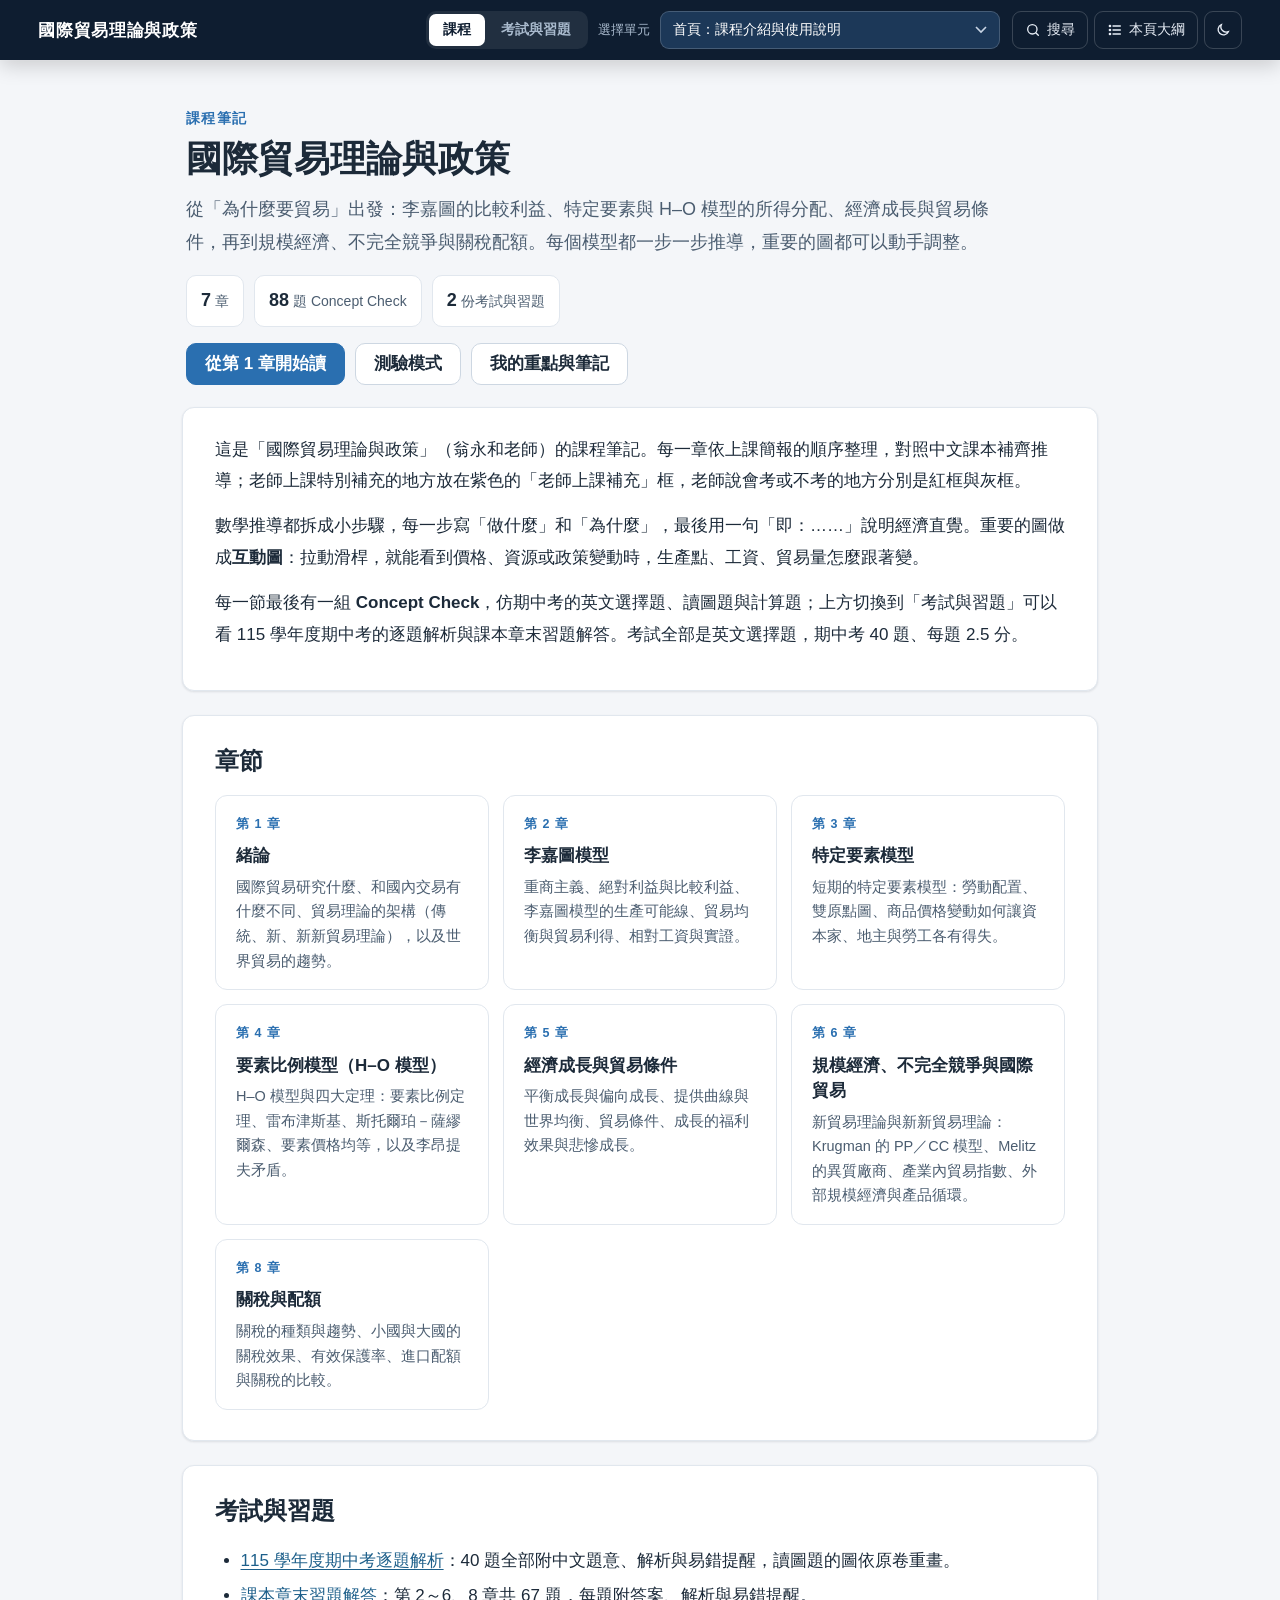
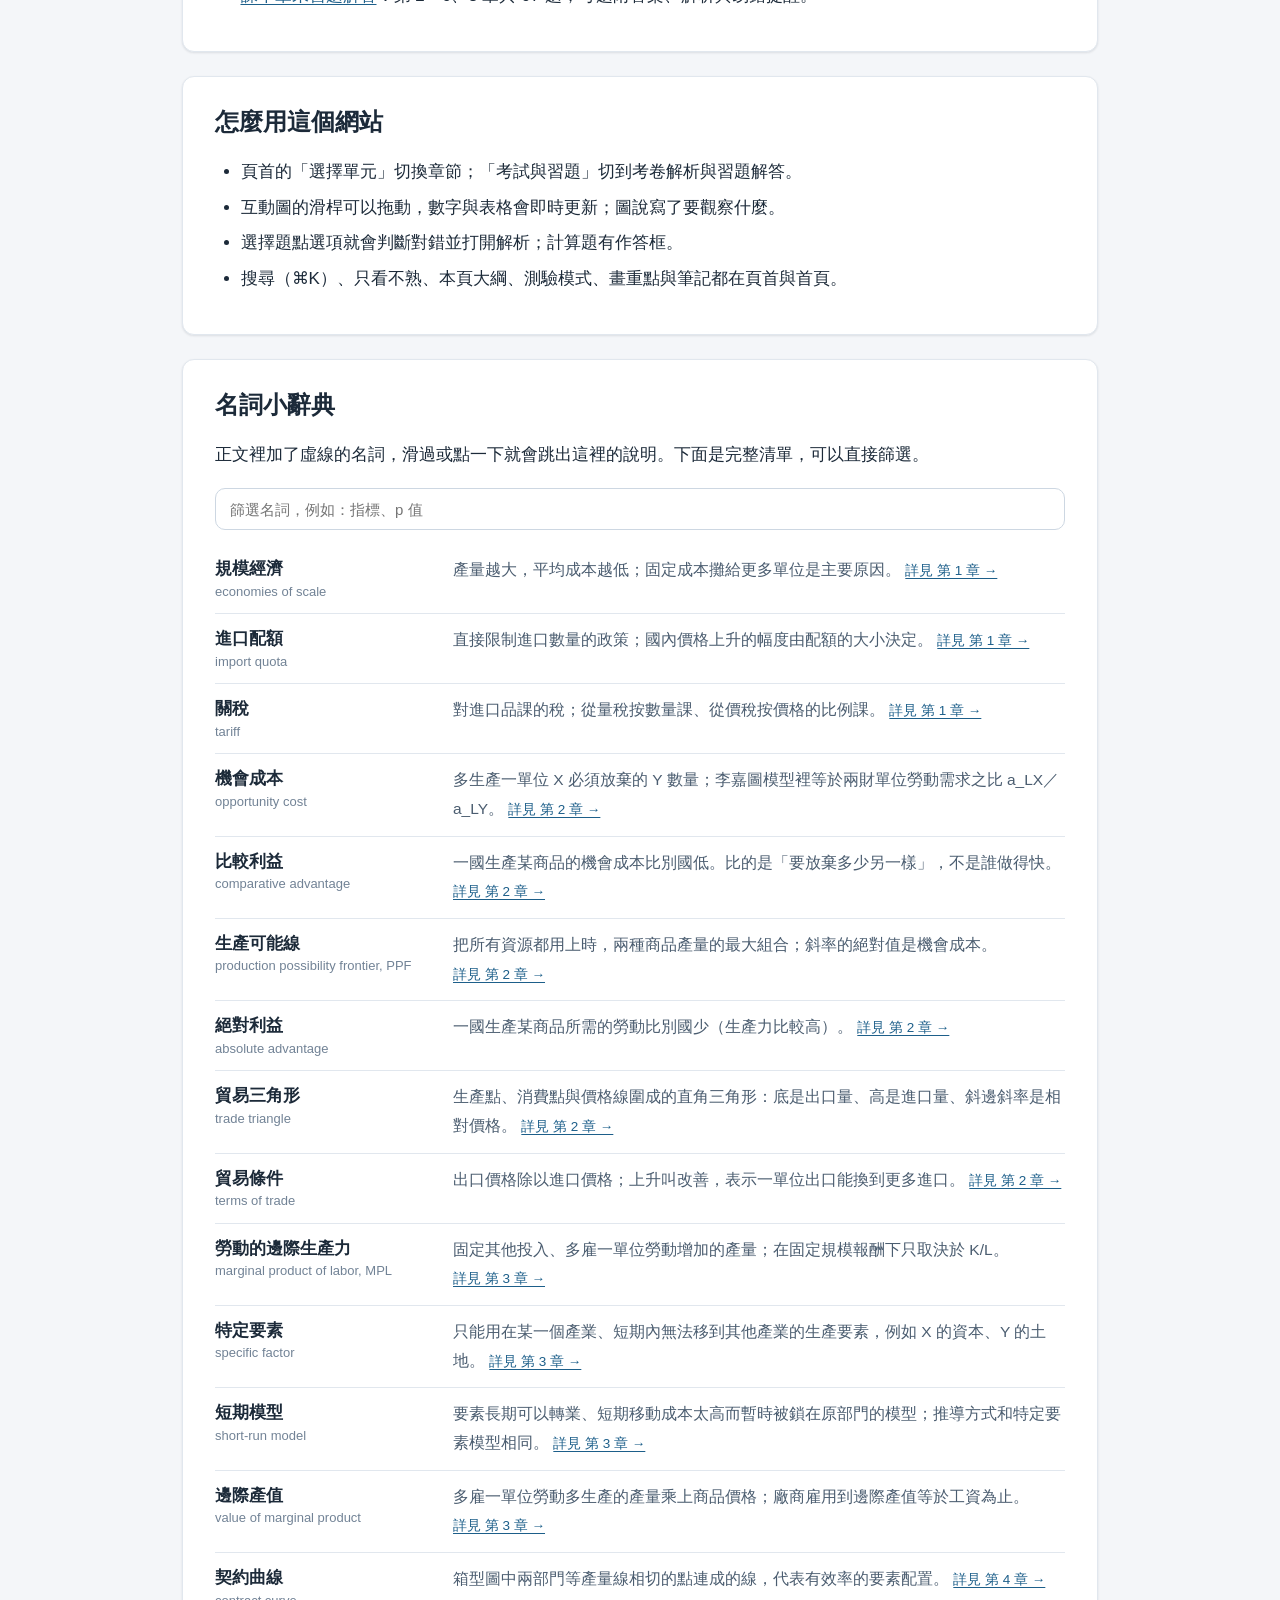
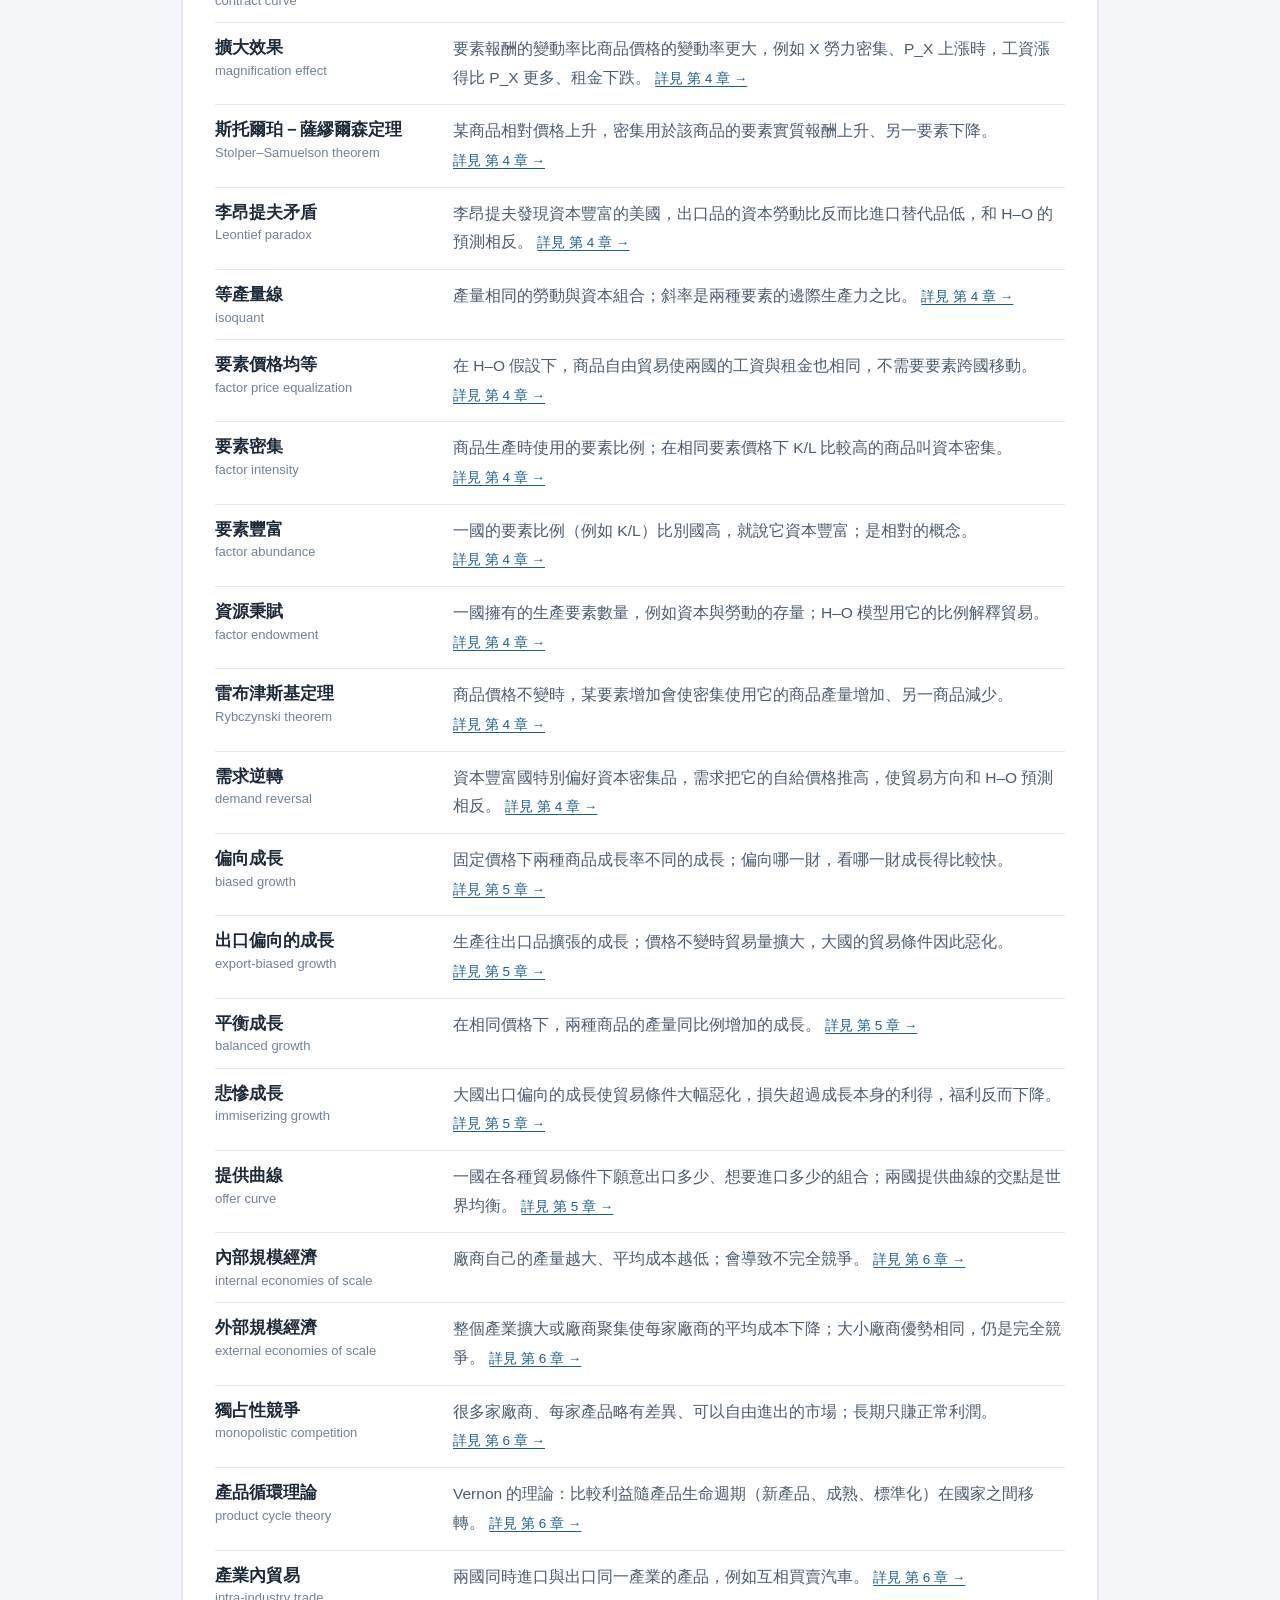
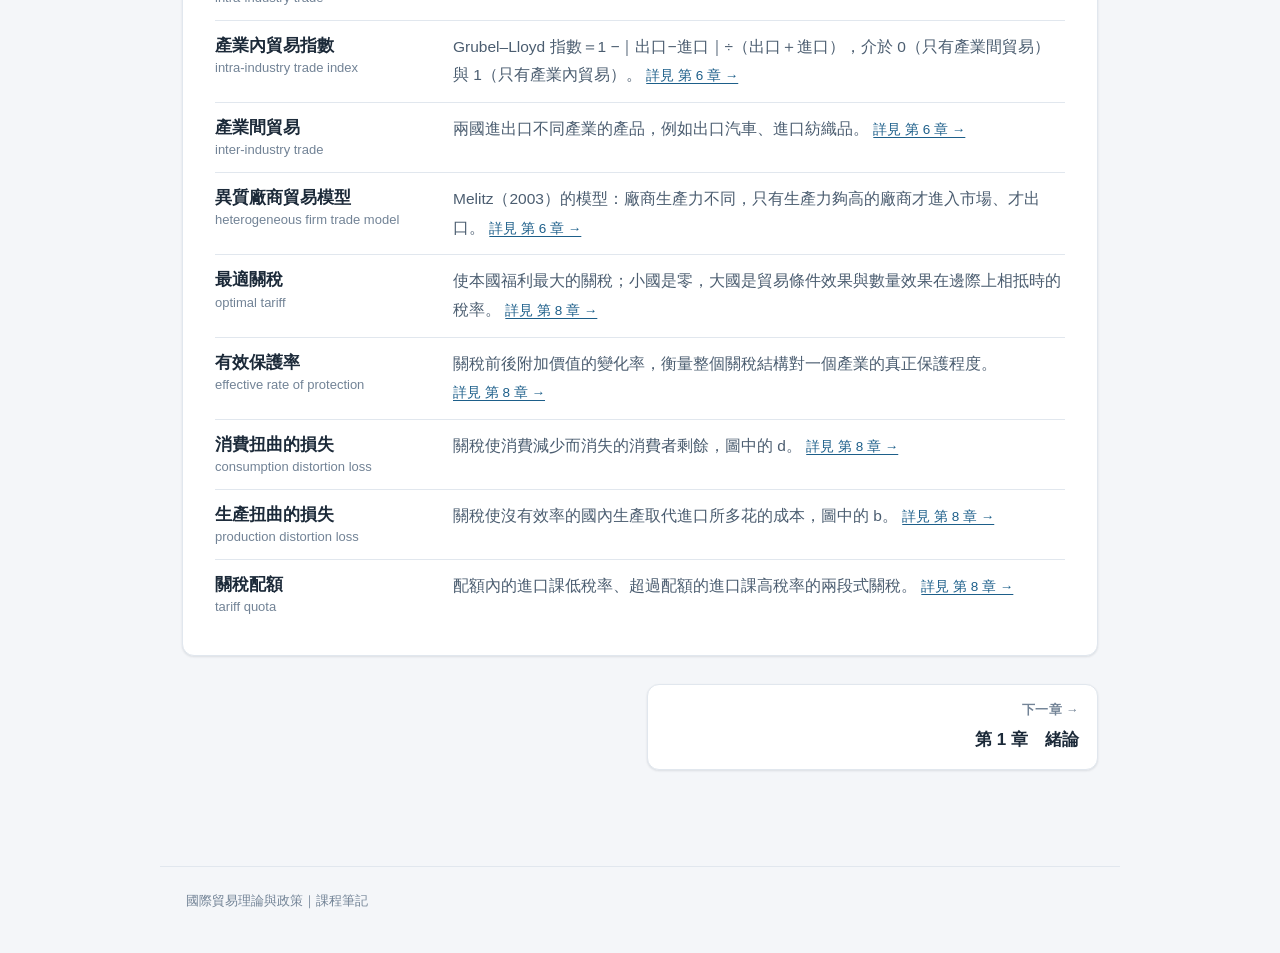
<file: index.html>
<!doctype html>
<html lang="zh-Hant"><head><meta charset="utf-8"><meta name="viewport" content="width=device-width,initial-scale=1">
<title>國際貿易理論與政策｜課程筆記</title>
<meta name="color-scheme" content="light dark">
<script>try{var t=localStorage.getItem('notes:theme')||(window.matchMedia&&matchMedia('(prefers-color-scheme: dark)').matches?'dark':'light');document.documentElement.setAttribute('data-theme',t)}catch(e){}</script>
<link rel="stylesheet" href="assets/katex/katex.min.css">
<link rel="stylesheet" href="assets/style.css?v=524bd23a">
<script defer src="assets/widgets.js?v=26da7ea5"></script>
</head><body data-page="index" data-mode="course" data-course="trade" data-key="trade">
<a class="skip" href="#main">跳到主要內容</a>
<header class="topbar"><a class="brand" href="index.html" aria-label="國際貿易理論與政策｜課程筆記首頁"><span>國際貿易理論與政策</span><span class="sub">｜課程筆記</span></a>
<div class="pickers"><nav class="mode" aria-label="切換課程或考試與習題"><a href="ch01.html" data-mode="course" class=on>課程</a><a href="hw1.html" data-mode="hw">考試與習題</a></nav><label for="unitSelect">選擇單元</label><select id="unitSelect" aria-label="選擇單元"><option value="index.html" selected>首頁：課程介紹與使用說明</option><option value="exam.html">工具：測驗模式</option><option value="notes.html">工具：我的重點與筆記</option><option value="ch01.html">第 1 章　緒論</option><option value="ch02.html">第 2 章　李嘉圖模型</option><option value="ch03.html">第 3 章　特定要素模型</option><option value="ch04.html">第 4 章　要素比例模型（H–O 模型）</option><option value="ch05.html">第 5 章　經濟成長與貿易條件</option><option value="ch06.html">第 6 章　規模經濟、不完全競爭與國際貿易</option><option value="ch08.html">第 8 章　關稅與配額</option></select></div></header>
<main class="wrap" id="main">
<section class="hero"><p class="eyebrow">課程筆記</p><h1>國際貿易理論與政策</h1><p class="lead">從「為什麼要貿易」出發：李嘉圖的比較利益、特定要素與 H–O 模型的所得分配、經濟成長與貿易條件，再到規模經濟、不完全競爭與關稅配額。每個模型都一步一步推導，重要的圖都可以動手調整。</p><ul class="stats"><li><b>7</b>章</li><li><b>88</b>題 Concept Check</li><li><b>2</b>份考試與習題</li></ul><div class="hero-actions"><a class="primary" href="ch01.html">從第 1 章開始讀</a><a href="exam.html">測驗模式</a><a href="notes.html">我的重點與筆記</a></div></section><div class="resume-slot"></div>
<div class="ch-intro">
<p>這是「國際貿易理論與政策」（翁永和老師）的課程筆記。每一章依上課簡報的順序整理，對照中文課本補齊推導；老師上課特別補充的地方放在紫色的「老師上課補充」框，老師說會考或不考的地方分別是紅框與灰框。</p>
<p>數學推導都拆成小步驟，每一步寫「做什麼」和「為什麼」，最後用一句「即：……」說明經濟直覺。重要的圖做成<b>互動圖</b>：拉動滑桿，就能看到價格、資源或政策變動時，生產點、工資、貿易量怎麼跟著變。</p>
<p>每一節最後有一組 <b>Concept Check</b>，仿期中考的英文選擇題、讀圖題與計算題；上方切換到「考試與習題」可以看 115 學年度期中考的逐題解析與課本章末習題解答。考試全部是英文選擇題，期中考 40 題、每題 2.5 分。</p>
</div>
<section class="sec" id="chapters"><h2>章節</h2><div class="cards"><a class="card" href="ch01.html"><span class="no">第 1 章</span><h3>緒論</h3><p>國際貿易研究什麼、和國內交易有什麼不同、貿易理論的架構（傳統、新、新新貿易理論），以及世界貿易的趨勢。</p></a><a class="card" href="ch02.html"><span class="no">第 2 章</span><h3>李嘉圖模型</h3><p>重商主義、絕對利益與比較利益、李嘉圖模型的生產可能線、貿易均衡與貿易利得、相對工資與實證。</p></a><a class="card" href="ch03.html"><span class="no">第 3 章</span><h3>特定要素模型</h3><p>短期的特定要素模型：勞動配置、雙原點圖、商品價格變動如何讓資本家、地主與勞工各有得失。</p></a><a class="card" href="ch04.html"><span class="no">第 4 章</span><h3>要素比例模型（H–O 模型）</h3><p>H–O 模型與四大定理：要素比例定理、雷布津斯基、斯托爾珀－薩繆爾森、要素價格均等，以及李昂提夫矛盾。</p></a><a class="card" href="ch05.html"><span class="no">第 5 章</span><h3>經濟成長與貿易條件</h3><p>平衡成長與偏向成長、提供曲線與世界均衡、貿易條件、成長的福利效果與悲慘成長。</p></a><a class="card" href="ch06.html"><span class="no">第 6 章</span><h3>規模經濟、不完全競爭與國際貿易</h3><p>新貿易理論與新新貿易理論：Krugman 的 PP／CC 模型、Melitz 的異質廠商、產業內貿易指數、外部規模經濟與產品循環。</p></a><a class="card" href="ch08.html"><span class="no">第 8 章</span><h3>關稅與配額</h3><p>關稅的種類與趨勢、小國與大國的關稅效果、有效保護率、進口配額與關稅的比較。</p></a></div></section>
<section class="sec" id="exams"><h2>考試與習題</h2><ul><li><a href="hw1.html">115 學年度期中考逐題解析</a>：40 題全部附中文題意、解析與易錯提醒，讀圖題的圖依原卷重畫。</li><li><a href="hw2.html">課本章末習題解答</a>：第 2～6、8 章共 67 題，每題附答案、解析與易錯提醒。</li></ul></section>
<section class="sec" id="howto"><h2>怎麼用這個網站</h2>
<ul>
<li>頁首的「選擇單元」切換章節；「考試與習題」切到考卷解析與習題解答。</li>
<li>互動圖的滑桿可以拖動，數字與表格會即時更新；圖說寫了要觀察什麼。</li>
<li>選擇題點選項就會判斷對錯並打開解析；計算題有作答框。</li>
<li>搜尋（⌘K）、只看不熟、本頁大綱、測驗模式、畫重點與筆記都在頁首與首頁。</li>
</ul></section>
<section class="sec" id="glossary"><h2>名詞小辭典</h2><p>正文裡加了虛線的名詞，滑過或點一下就會跳出這裡的說明。下面是完整清單，可以直接篩選。</p><input class="gl-filter" type="search" placeholder="篩選名詞，例如：指標、p 值" aria-label="篩選名詞"><dl class="glossary"><div class="gl-row" id="gl-規模經濟"><dt>規模經濟<small>economies of scale</small></dt><dd>產量越大，平均成本越低；固定成本攤給更多單位是主要原因。 <a href="ch01.html">詳見 第 1 章 →</a></dd></div><div class="gl-row" id="gl-進口配額"><dt>進口配額<small>import quota</small></dt><dd>直接限制進口數量的政策；國內價格上升的幅度由配額的大小決定。 <a href="ch01.html">詳見 第 1 章 →</a></dd></div><div class="gl-row" id="gl-關稅"><dt>關稅<small>tariff</small></dt><dd>對進口品課的稅；從量稅按數量課、從價稅按價格的比例課。 <a href="ch01.html">詳見 第 1 章 →</a></dd></div><div class="gl-row" id="gl-機會成本"><dt>機會成本<small>opportunity cost</small></dt><dd>多生產一單位 X 必須放棄的 Y 數量；李嘉圖模型裡等於兩財單位勞動需求之比 a_LX／a_LY。 <a href="ch02.html">詳見 第 2 章 →</a></dd></div><div class="gl-row" id="gl-比較利益"><dt>比較利益<small>comparative advantage</small></dt><dd>一國生產某商品的機會成本比別國低。比的是「要放棄多少另一樣」，不是誰做得快。 <a href="ch02.html">詳見 第 2 章 →</a></dd></div><div class="gl-row" id="gl-生產可能線"><dt>生產可能線<small>production possibility frontier, PPF</small></dt><dd>把所有資源都用上時，兩種商品產量的最大組合；斜率的絕對值是機會成本。 <a href="ch02.html">詳見 第 2 章 →</a></dd></div><div class="gl-row" id="gl-絕對利益"><dt>絕對利益<small>absolute advantage</small></dt><dd>一國生產某商品所需的勞動比別國少（生產力比較高）。 <a href="ch02.html">詳見 第 2 章 →</a></dd></div><div class="gl-row" id="gl-貿易三角形"><dt>貿易三角形<small>trade triangle</small></dt><dd>生產點、消費點與價格線圍成的直角三角形：底是出口量、高是進口量、斜邊斜率是相對價格。 <a href="ch02.html">詳見 第 2 章 →</a></dd></div><div class="gl-row" id="gl-貿易條件"><dt>貿易條件<small>terms of trade</small></dt><dd>出口價格除以進口價格；上升叫改善，表示一單位出口能換到更多進口。 <a href="ch02.html">詳見 第 2 章 →</a></dd></div><div class="gl-row" id="gl-勞動的邊際生產力"><dt>勞動的邊際生產力<small>marginal product of labor, MPL</small></dt><dd>固定其他投入、多雇一單位勞動增加的產量；在固定規模報酬下只取決於 K/L。 <a href="ch03.html">詳見 第 3 章 →</a></dd></div><div class="gl-row" id="gl-特定要素"><dt>特定要素<small>specific factor</small></dt><dd>只能用在某一個產業、短期內無法移到其他產業的生產要素，例如 X 的資本、Y 的土地。 <a href="ch03.html">詳見 第 3 章 →</a></dd></div><div class="gl-row" id="gl-短期模型"><dt>短期模型<small>short-run model</small></dt><dd>要素長期可以轉業、短期移動成本太高而暫時被鎖在原部門的模型；推導方式和特定要素模型相同。 <a href="ch03.html">詳見 第 3 章 →</a></dd></div><div class="gl-row" id="gl-邊際產值"><dt>邊際產值<small>value of marginal product</small></dt><dd>多雇一單位勞動多生產的產量乘上商品價格；廠商雇用到邊際產值等於工資為止。 <a href="ch03.html">詳見 第 3 章 →</a></dd></div><div class="gl-row" id="gl-契約曲線"><dt>契約曲線<small>contract curve</small></dt><dd>箱型圖中兩部門等產量線相切的點連成的線，代表有效率的要素配置。 <a href="ch04.html">詳見 第 4 章 →</a></dd></div><div class="gl-row" id="gl-擴大效果"><dt>擴大效果<small>magnification effect</small></dt><dd>要素報酬的變動率比商品價格的變動率更大，例如 X 勞力密集、P_X 上漲時，工資漲得比 P_X 更多、租金下跌。 <a href="ch04.html">詳見 第 4 章 →</a></dd></div><div class="gl-row" id="gl-斯托爾珀－薩繆爾森定理"><dt>斯托爾珀－薩繆爾森定理<small>Stolper–Samuelson theorem</small></dt><dd>某商品相對價格上升，密集用於該商品的要素實質報酬上升、另一要素下降。 <a href="ch04.html">詳見 第 4 章 →</a></dd></div><div class="gl-row" id="gl-李昂提夫矛盾"><dt>李昂提夫矛盾<small>Leontief paradox</small></dt><dd>李昂提夫發現資本豐富的美國，出口品的資本勞動比反而比進口替代品低，和 H–O 的預測相反。 <a href="ch04.html">詳見 第 4 章 →</a></dd></div><div class="gl-row" id="gl-等產量線"><dt>等產量線<small>isoquant</small></dt><dd>產量相同的勞動與資本組合；斜率是兩種要素的邊際生產力之比。 <a href="ch04.html">詳見 第 4 章 →</a></dd></div><div class="gl-row" id="gl-要素價格均等"><dt>要素價格均等<small>factor price equalization</small></dt><dd>在 H–O 假設下，商品自由貿易使兩國的工資與租金也相同，不需要要素跨國移動。 <a href="ch04.html">詳見 第 4 章 →</a></dd></div><div class="gl-row" id="gl-要素密集"><dt>要素密集<small>factor intensity</small></dt><dd>商品生產時使用的要素比例；在相同要素價格下 K/L 比較高的商品叫資本密集。 <a href="ch04.html">詳見 第 4 章 →</a></dd></div><div class="gl-row" id="gl-要素豐富"><dt>要素豐富<small>factor abundance</small></dt><dd>一國的要素比例（例如 K/L）比別國高，就說它資本豐富；是相對的概念。 <a href="ch04.html">詳見 第 4 章 →</a></dd></div><div class="gl-row" id="gl-資源秉賦"><dt>資源秉賦<small>factor endowment</small></dt><dd>一國擁有的生產要素數量，例如資本與勞動的存量；H–O 模型用它的比例解釋貿易。 <a href="ch04.html">詳見 第 4 章 →</a></dd></div><div class="gl-row" id="gl-雷布津斯基定理"><dt>雷布津斯基定理<small>Rybczynski theorem</small></dt><dd>商品價格不變時，某要素增加會使密集使用它的商品產量增加、另一商品減少。 <a href="ch04.html">詳見 第 4 章 →</a></dd></div><div class="gl-row" id="gl-需求逆轉"><dt>需求逆轉<small>demand reversal</small></dt><dd>資本豐富國特別偏好資本密集品，需求把它的自給價格推高，使貿易方向和 H–O 預測相反。 <a href="ch04.html">詳見 第 4 章 →</a></dd></div><div class="gl-row" id="gl-偏向成長"><dt>偏向成長<small>biased growth</small></dt><dd>固定價格下兩種商品成長率不同的成長；偏向哪一財，看哪一財成長得比較快。 <a href="ch05.html">詳見 第 5 章 →</a></dd></div><div class="gl-row" id="gl-出口偏向的成長"><dt>出口偏向的成長<small>export-biased growth</small></dt><dd>生產往出口品擴張的成長；價格不變時貿易量擴大，大國的貿易條件因此惡化。 <a href="ch05.html">詳見 第 5 章 →</a></dd></div><div class="gl-row" id="gl-平衡成長"><dt>平衡成長<small>balanced growth</small></dt><dd>在相同價格下，兩種商品的產量同比例增加的成長。 <a href="ch05.html">詳見 第 5 章 →</a></dd></div><div class="gl-row" id="gl-悲慘成長"><dt>悲慘成長<small>immiserizing growth</small></dt><dd>大國出口偏向的成長使貿易條件大幅惡化，損失超過成長本身的利得，福利反而下降。 <a href="ch05.html">詳見 第 5 章 →</a></dd></div><div class="gl-row" id="gl-提供曲線"><dt>提供曲線<small>offer curve</small></dt><dd>一國在各種貿易條件下願意出口多少、想要進口多少的組合；兩國提供曲線的交點是世界均衡。 <a href="ch05.html">詳見 第 5 章 →</a></dd></div><div class="gl-row" id="gl-內部規模經濟"><dt>內部規模經濟<small>internal economies of scale</small></dt><dd>廠商自己的產量越大、平均成本越低；會導致不完全競爭。 <a href="ch06.html">詳見 第 6 章 →</a></dd></div><div class="gl-row" id="gl-外部規模經濟"><dt>外部規模經濟<small>external economies of scale</small></dt><dd>整個產業擴大或廠商聚集使每家廠商的平均成本下降；大小廠商優勢相同，仍是完全競爭。 <a href="ch06.html">詳見 第 6 章 →</a></dd></div><div class="gl-row" id="gl-獨占性競爭"><dt>獨占性競爭<small>monopolistic competition</small></dt><dd>很多家廠商、每家產品略有差異、可以自由進出的市場；長期只賺正常利潤。 <a href="ch06.html">詳見 第 6 章 →</a></dd></div><div class="gl-row" id="gl-產品循環理論"><dt>產品循環理論<small>product cycle theory</small></dt><dd>Vernon 的理論：比較利益隨產品生命週期（新產品、成熟、標準化）在國家之間移轉。 <a href="ch06.html">詳見 第 6 章 →</a></dd></div><div class="gl-row" id="gl-產業內貿易"><dt>產業內貿易<small>intra-industry trade</small></dt><dd>兩國同時進口與出口同一產業的產品，例如互相買賣汽車。 <a href="ch06.html">詳見 第 6 章 →</a></dd></div><div class="gl-row" id="gl-產業內貿易指數"><dt>產業內貿易指數<small>intra-industry trade index</small></dt><dd>Grubel–Lloyd 指數＝1 −｜出口−進口｜÷（出口＋進口），介於 0（只有產業間貿易）與 1（只有產業內貿易）。 <a href="ch06.html">詳見 第 6 章 →</a></dd></div><div class="gl-row" id="gl-產業間貿易"><dt>產業間貿易<small>inter-industry trade</small></dt><dd>兩國進出口不同產業的產品，例如出口汽車、進口紡織品。 <a href="ch06.html">詳見 第 6 章 →</a></dd></div><div class="gl-row" id="gl-異質廠商貿易模型"><dt>異質廠商貿易模型<small>heterogeneous firm trade model</small></dt><dd>Melitz（2003）的模型：廠商生產力不同，只有生產力夠高的廠商才進入市場、才出口。 <a href="ch06.html">詳見 第 6 章 →</a></dd></div><div class="gl-row" id="gl-最適關稅"><dt>最適關稅<small>optimal tariff</small></dt><dd>使本國福利最大的關稅；小國是零，大國是貿易條件效果與數量效果在邊際上相抵時的稅率。 <a href="ch08.html">詳見 第 8 章 →</a></dd></div><div class="gl-row" id="gl-有效保護率"><dt>有效保護率<small>effective rate of protection</small></dt><dd>關稅前後附加價值的變化率，衡量整個關稅結構對一個產業的真正保護程度。 <a href="ch08.html">詳見 第 8 章 →</a></dd></div><div class="gl-row" id="gl-消費扭曲的損失"><dt>消費扭曲的損失<small>consumption distortion loss</small></dt><dd>關稅使消費減少而消失的消費者剩餘，圖中的 d。 <a href="ch08.html">詳見 第 8 章 →</a></dd></div><div class="gl-row" id="gl-生產扭曲的損失"><dt>生產扭曲的損失<small>production distortion loss</small></dt><dd>關稅使沒有效率的國內生產取代進口所多花的成本，圖中的 b。 <a href="ch08.html">詳見 第 8 章 →</a></dd></div><div class="gl-row" id="gl-關稅配額"><dt>關稅配額<small>tariff quota</small></dt><dd>配額內的進口課低稅率、超過配額的進口課高稅率的兩段式關稅。 <a href="ch08.html">詳見 第 8 章 →</a></dd></div></dl></section>
<nav class="pager" aria-label="上一頁與下一頁"><a class="next" href="ch01.html"><small>下一章 →</small>第 1 章　緒論</a></nav></main>
<footer class="site-foot"><span>國際貿易理論與政策｜課程筆記</span></footer>
<script src="assets/katex/katex.min.js"></script><script src="assets/katex/auto-render.min.js"></script>
<script src="assets/search.js?v=075a6017"></script>
<script src="assets/glossary.js?v=b64acd96"></script>
<script src="assets/site.js?v=e33d114f"></script>
</body></html>
</file>
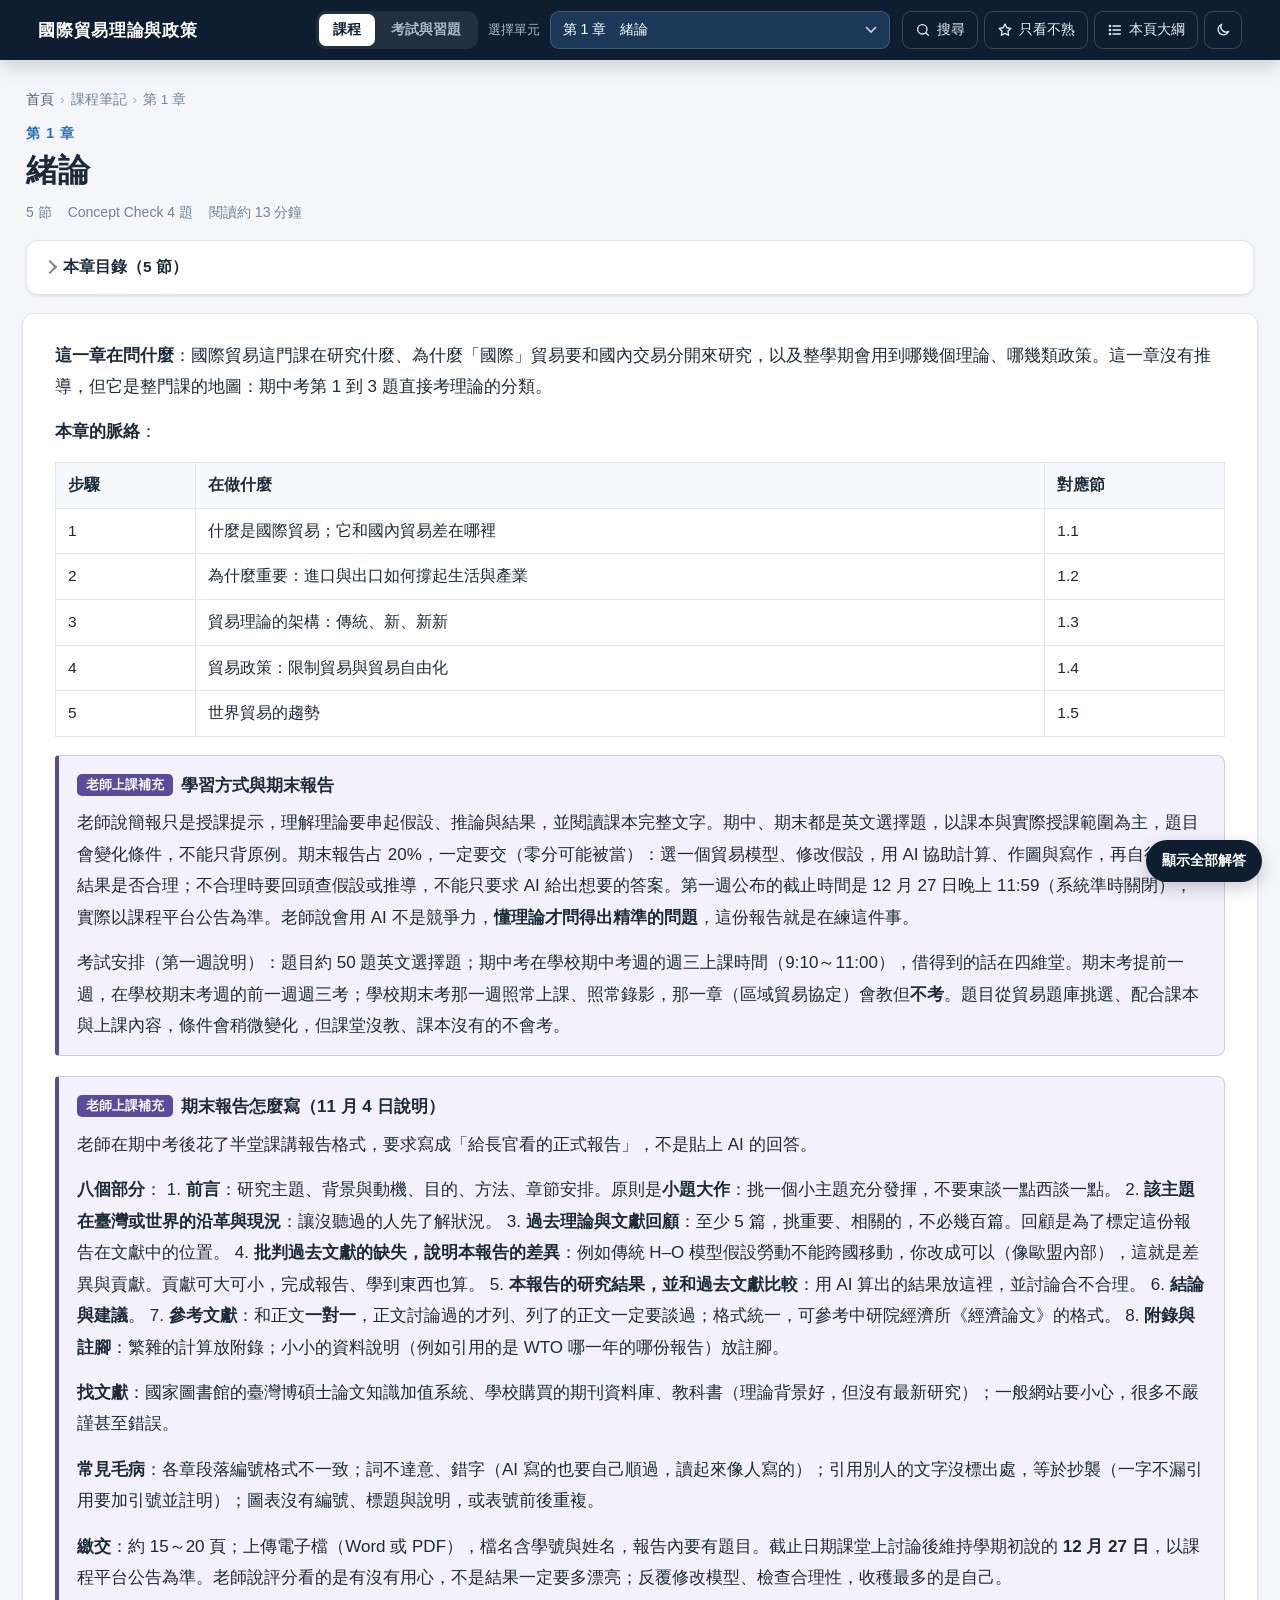
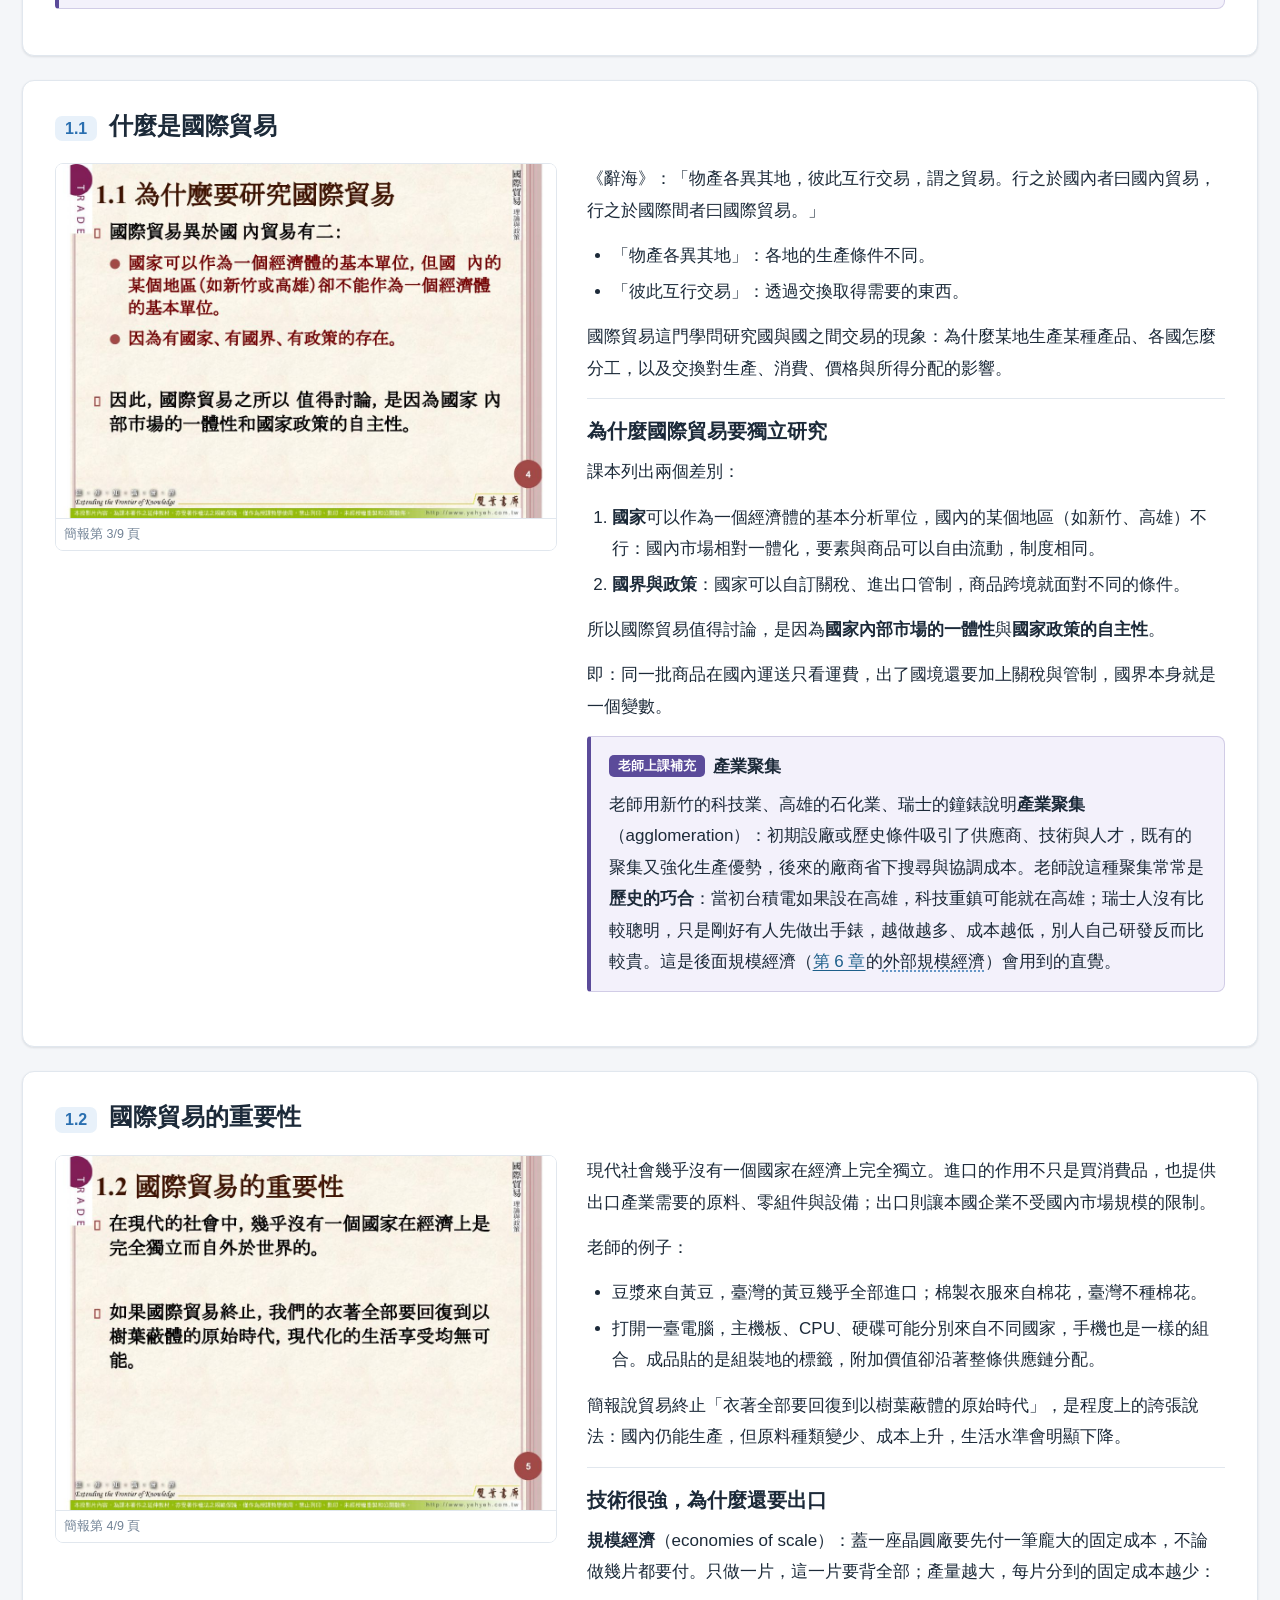
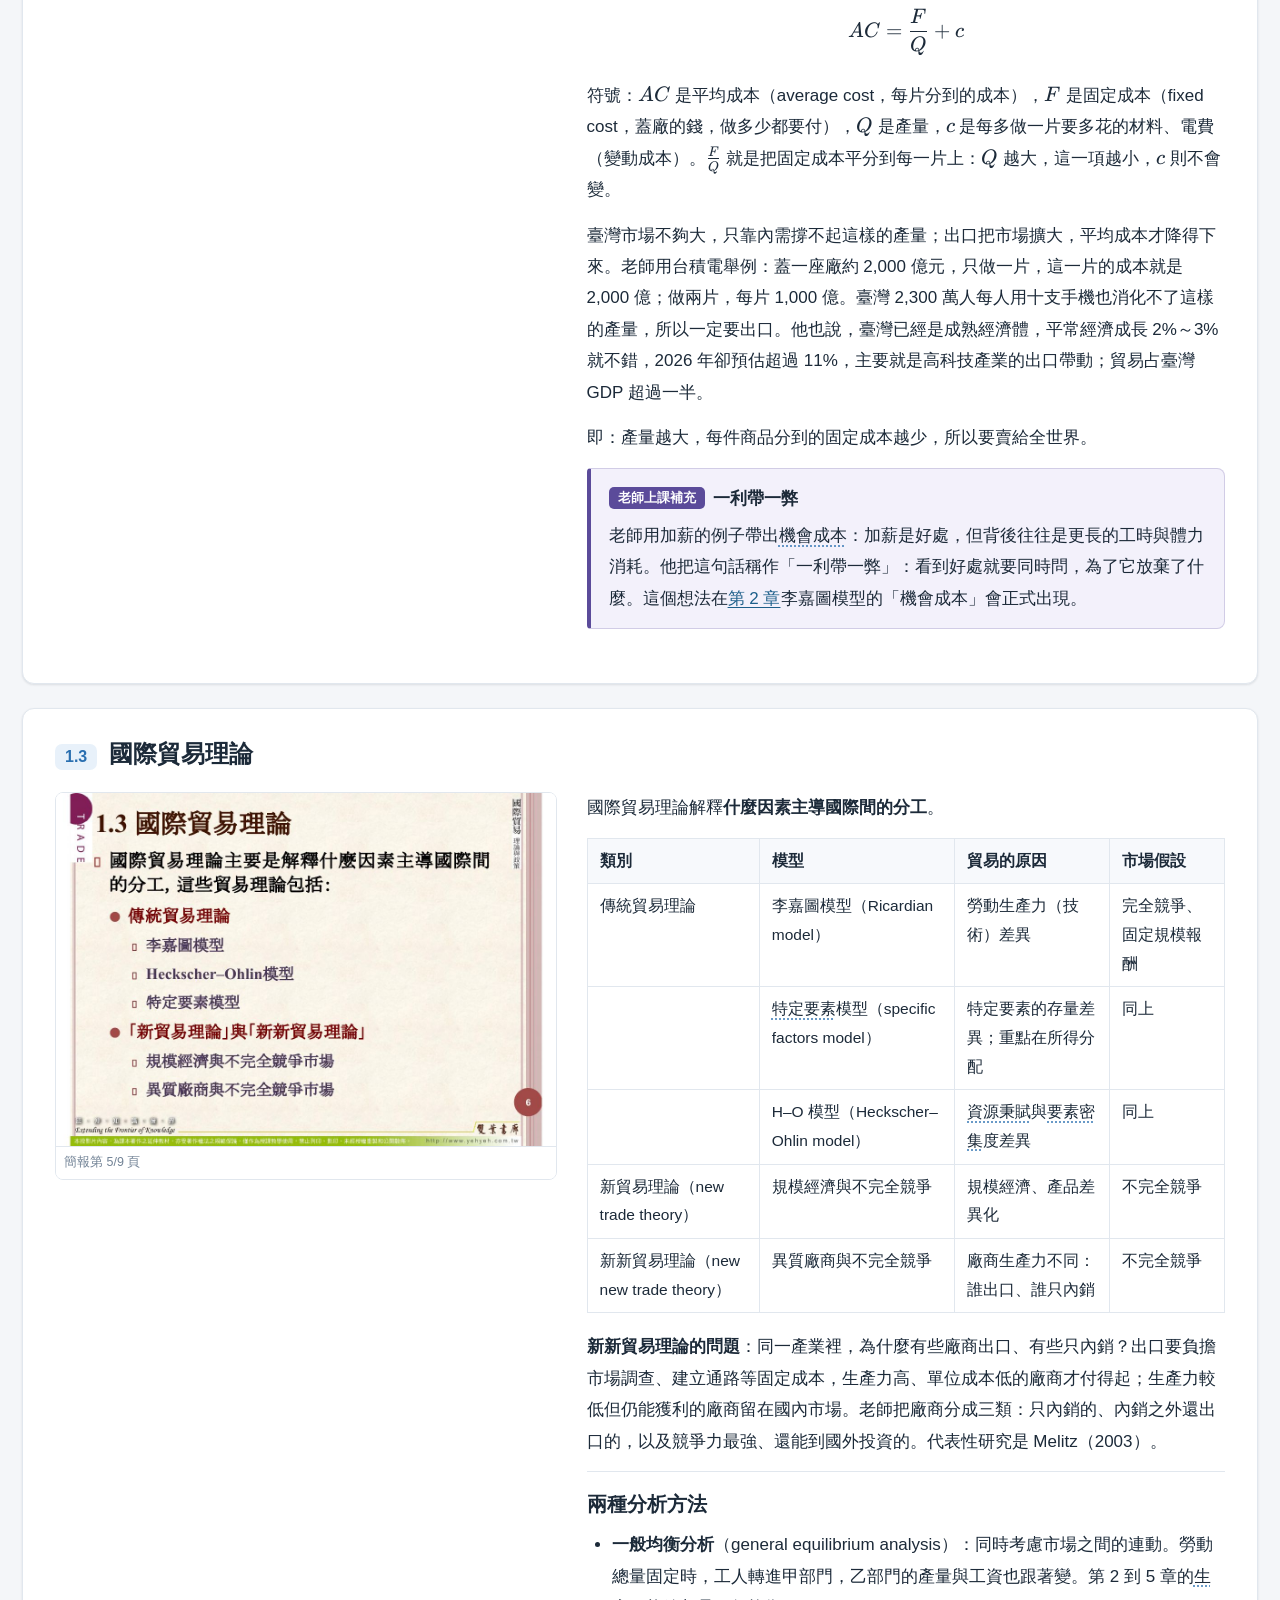
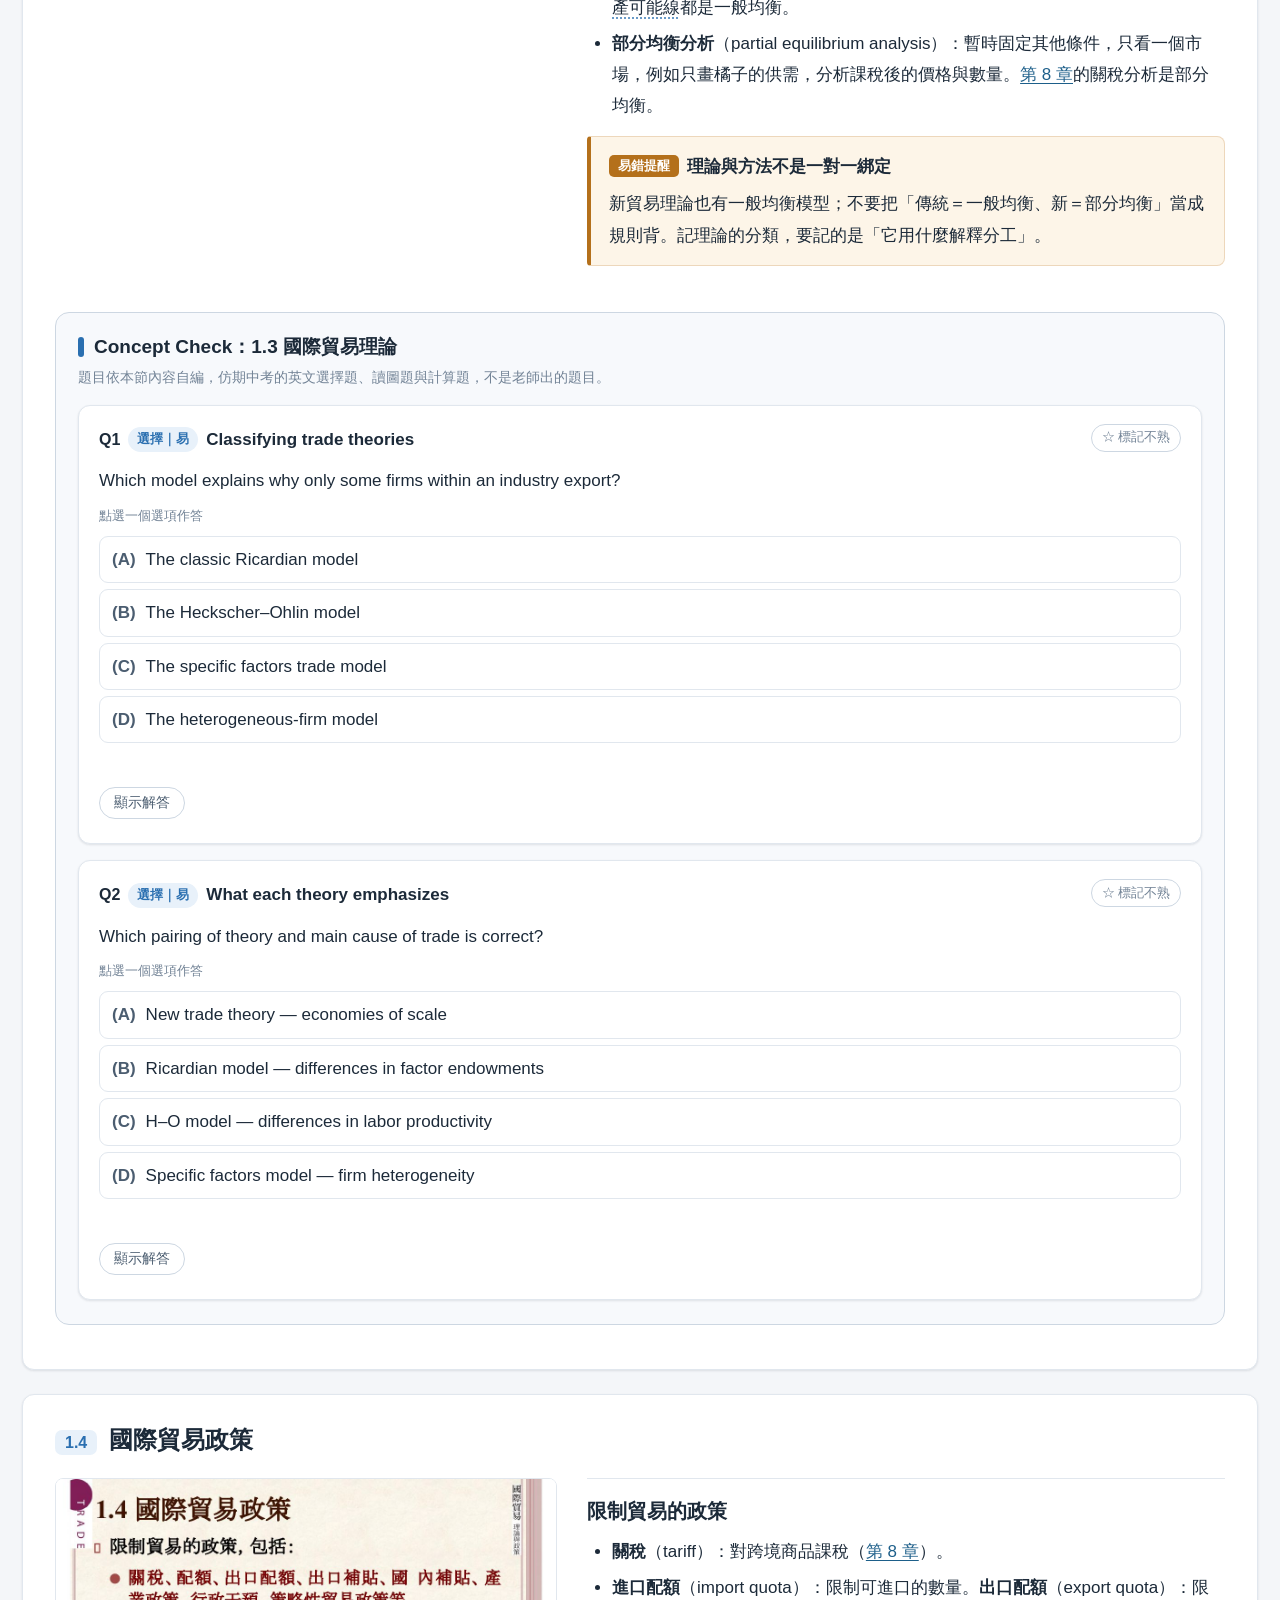
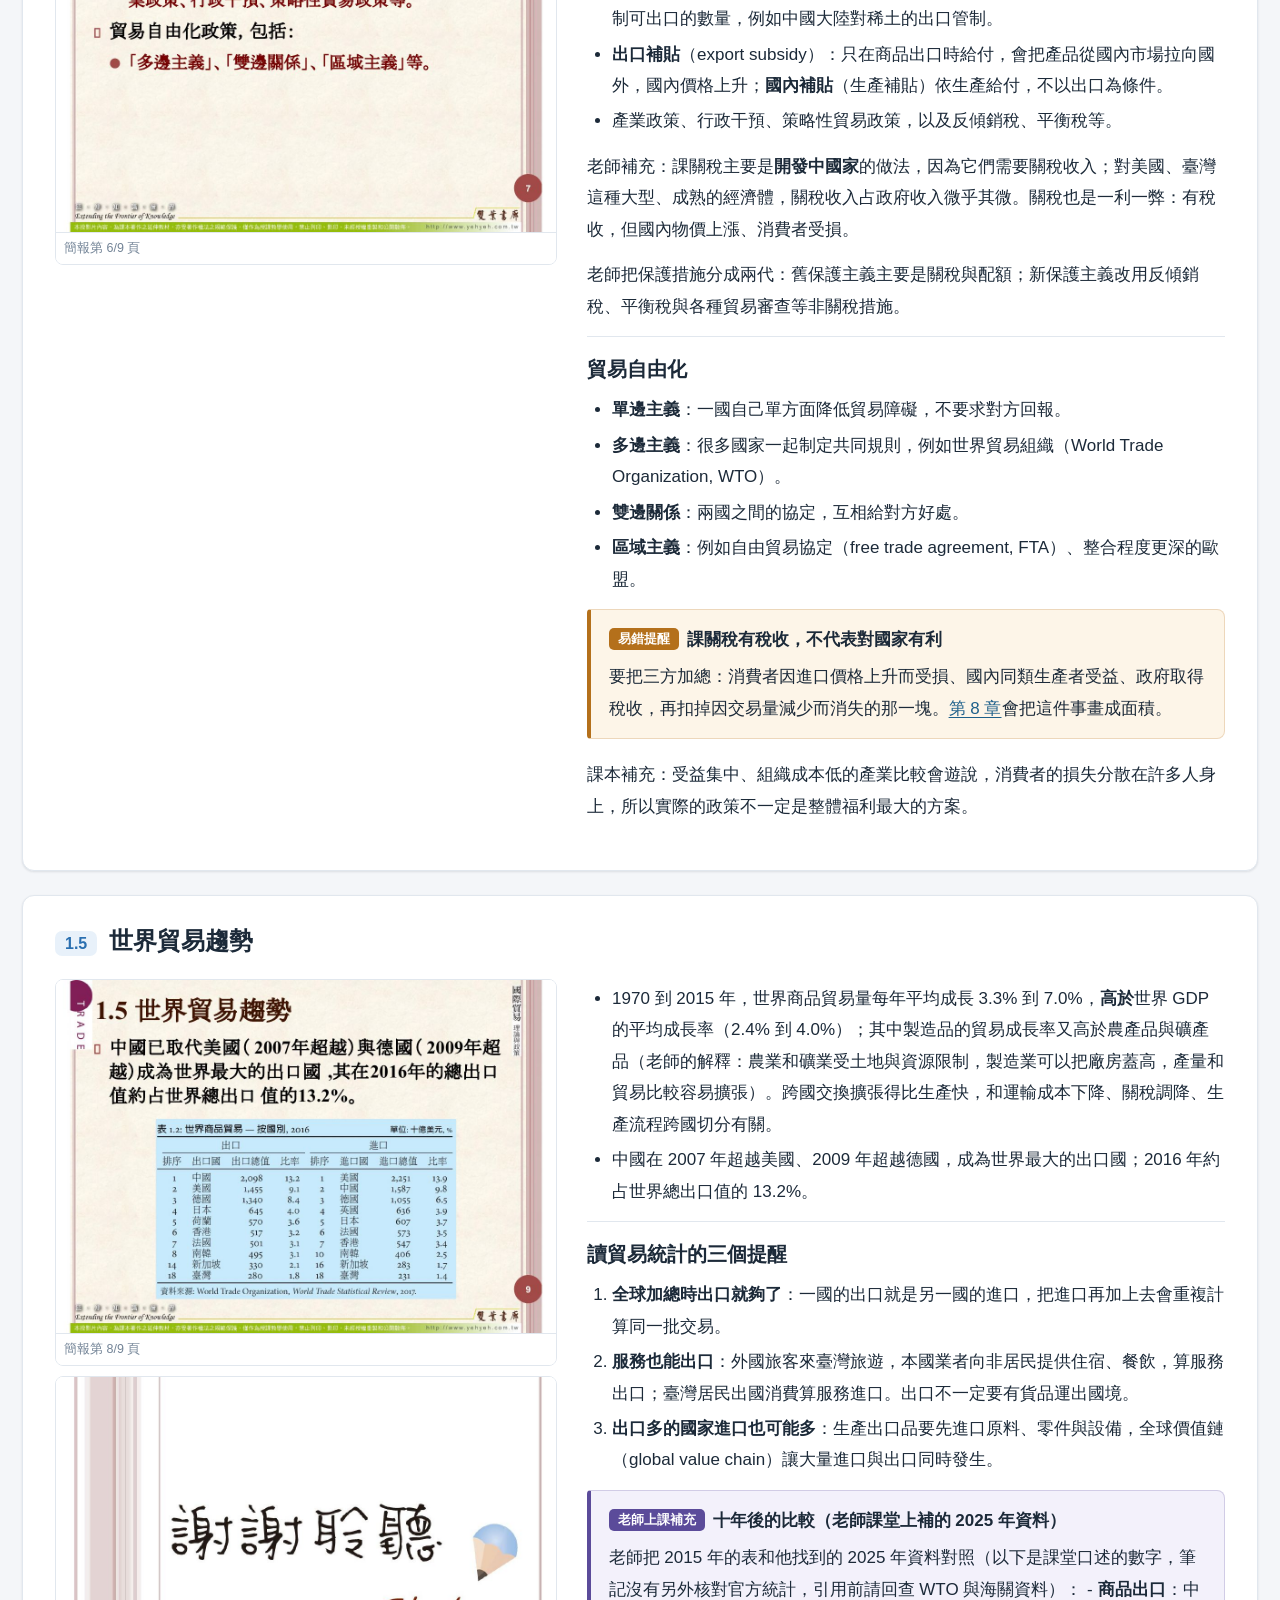
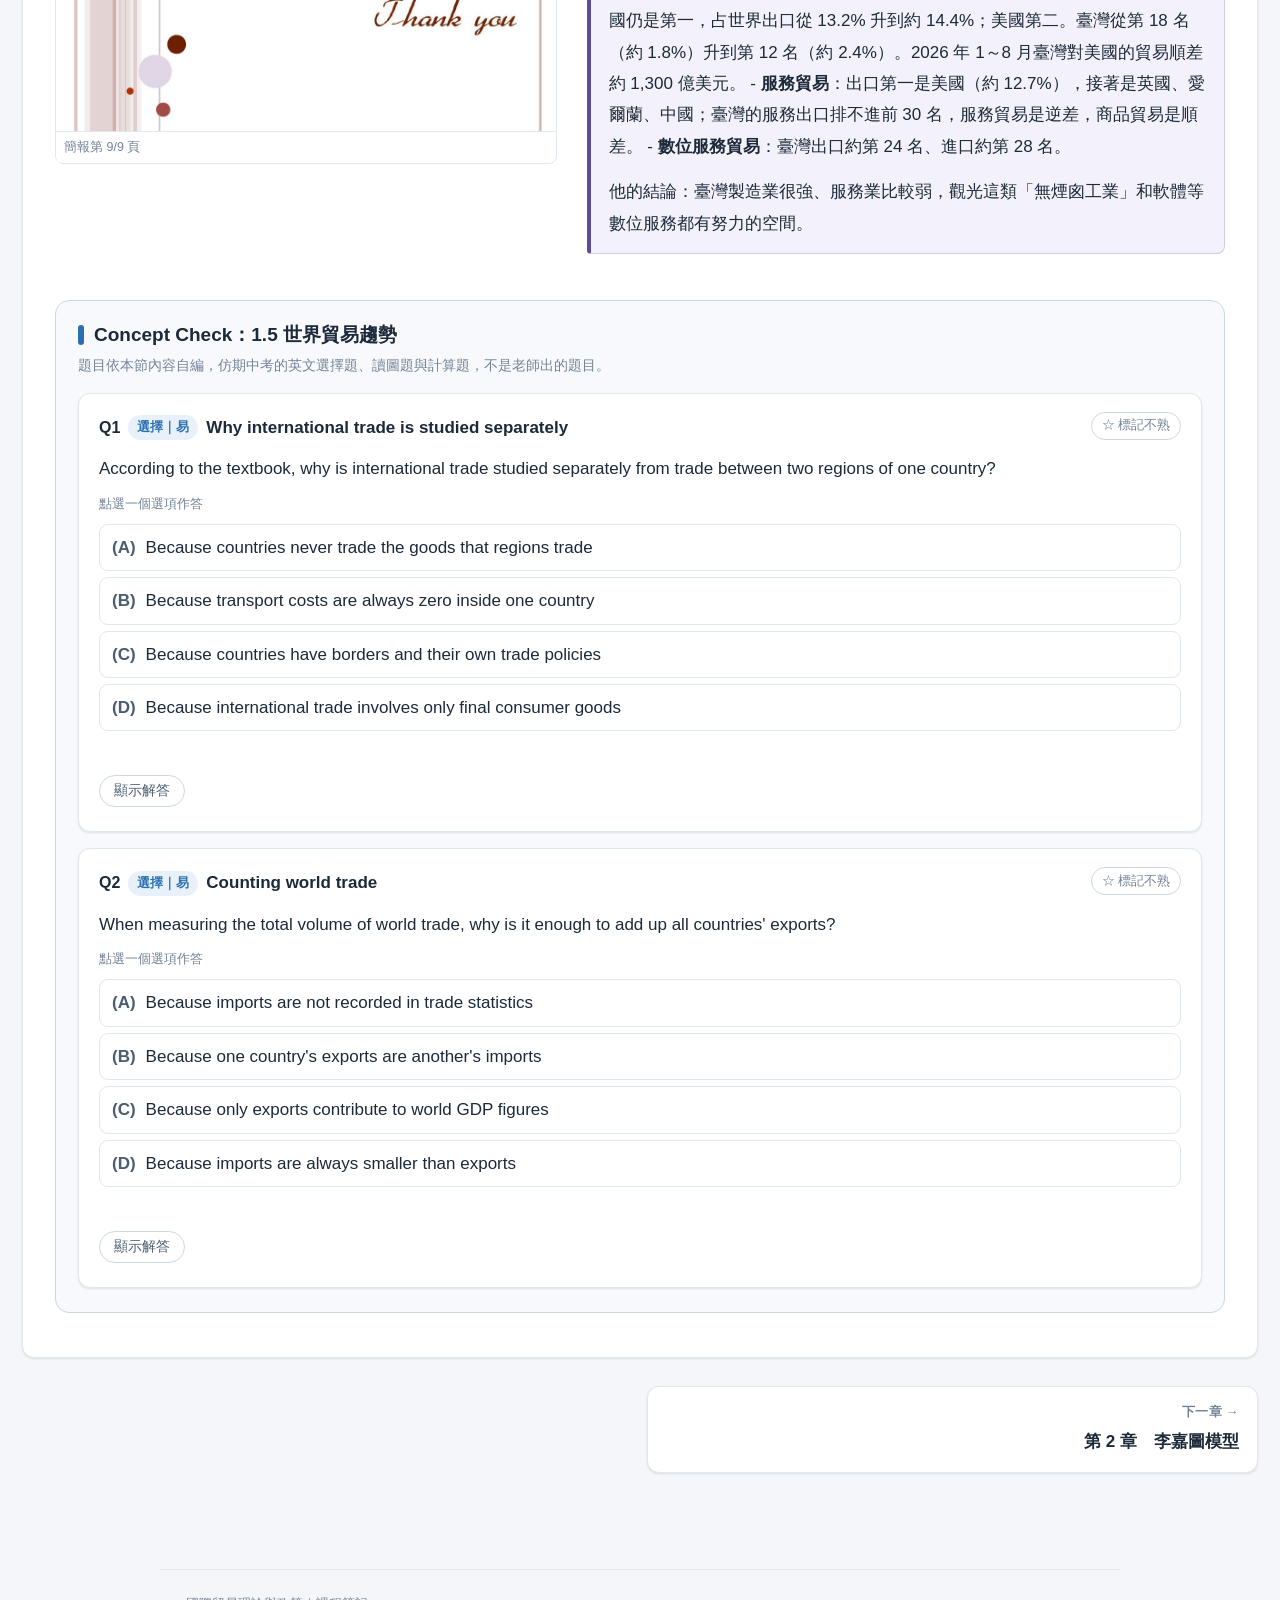
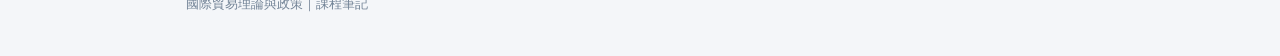
<file: ch01.html>
<!doctype html>
<html lang="zh-Hant"><head><meta charset="utf-8"><meta name="viewport" content="width=device-width,initial-scale=1">
<title>第 1 章 緒論｜國際貿易理論與政策</title>
<meta name="color-scheme" content="light dark">
<script>try{var t=localStorage.getItem('notes:theme')||(window.matchMedia&&matchMedia('(prefers-color-scheme: dark)').matches?'dark':'light');document.documentElement.setAttribute('data-theme',t)}catch(e){}</script>
<link rel="stylesheet" href="assets/katex/katex.min.css">
<link rel="stylesheet" href="assets/style.css?v=524bd23a">
<script defer src="assets/widgets.js?v=26da7ea5"></script>
</head><body class="has-slides" data-page="ch01" data-mode="course" data-course="trade" data-key="trade">
<a class="skip" href="#main">跳到主要內容</a>
<header class="topbar"><a class="brand" href="index.html" aria-label="國際貿易理論與政策｜課程筆記首頁"><span>國際貿易理論與政策</span><span class="sub">｜課程筆記</span></a>
<div class="pickers"><nav class="mode" aria-label="切換課程或考試與習題"><a href="ch01.html" data-mode="course" class=on>課程</a><a href="hw1.html" data-mode="hw">考試與習題</a></nav><label for="unitSelect">選擇單元</label><select id="unitSelect" aria-label="選擇單元"><option value="index.html">首頁：課程介紹與使用說明</option><option value="exam.html">工具：測驗模式</option><option value="notes.html">工具：我的重點與筆記</option><option value="ch01.html" selected>第 1 章　緒論</option><option value="ch02.html">第 2 章　李嘉圖模型</option><option value="ch03.html">第 3 章　特定要素模型</option><option value="ch04.html">第 4 章　要素比例模型（H–O 模型）</option><option value="ch05.html">第 5 章　經濟成長與貿易條件</option><option value="ch06.html">第 6 章　規模經濟、不完全競爭與國際貿易</option><option value="ch08.html">第 8 章　關稅與配額</option></select></div></header>
<main class="wrap" id="main"><nav class="crumbs" aria-label="目前位置"><a href="index.html">首頁</a><span class="sep">›</span><span>課程筆記</span><span class="sep">›</span><span>第 1 章</span></nav><header class="ch-head"><p class=eyebrow>第 1 章</p><h1>緒論</h1><p class="ch-meta"><span>5 節</span><span>Concept Check 4 題</span><span>閱讀約 13 分鐘</span></p><details class="ch-toc"><summary>本章目錄（5 節）</summary><ol><li><a href="#s1-1"><span>1.1</span>什麼是國際貿易</a></li><li><a href="#s1-2"><span>1.2</span>國際貿易的重要性</a></li><li><a href="#s1-3"><span>1.3</span>國際貿易理論</a></li><li><a href="#s1-4"><span>1.4</span>國際貿易政策</a></li><li><a href="#s1-5"><span>1.5</span>世界貿易趨勢</a></li></ol></details></header>
<div class="ch-intro"><p><strong>這一章在問什麼</strong>：國際貿易這門課在研究什麼、為什麼「國際」貿易要和國內交易分開來研究，以及整學期會用到哪幾個理論、哪幾類政策。這一章沒有推導，但它是整門課的地圖：期中考第 1 到 3 題直接考理論的分類。</p>
<p><strong>本章的脈絡</strong>：</p>
<table>
<thead>
<tr>
<th>步驟</th>
<th>在做什麼</th>
<th>對應節</th>
</tr>
</thead>
<tbody>
<tr>
<td>1</td>
<td>什麼是國際貿易；它和國內貿易差在哪裡</td>
<td>1.1</td>
</tr>
<tr>
<td>2</td>
<td>為什麼重要：進口與出口如何撐起生活與產業</td>
<td>1.2</td>
</tr>
<tr>
<td>3</td>
<td>貿易理論的架構：傳統、新、新新</td>
<td>1.3</td>
</tr>
<tr>
<td>4</td>
<td>貿易政策：限制貿易與貿易自由化</td>
<td>1.4</td>
</tr>
<tr>
<td>5</td>
<td>世界貿易的趨勢</td>
<td>1.5</td>
</tr>
</tbody>
</table>
<div class="box teacher"><span class="tag">老師上課補充</span><strong class="bt">學習方式與期末報告</strong><p>老師說簡報只是授課提示，理解理論要串起假設、推論與結果，並閱讀課本完整文字。期中、期末都是英文選擇題，以課本與實際授課範圍為主，題目會變化條件，不能只背原例。期末報告占 20%，一定要交（零分可能被當）：選一個貿易模型、修改假設，用 AI 協助計算、作圖與寫作，再自行檢查結果是否合理；不合理時要回頭查假設或推導，不能只要求 AI 給出想要的答案。第一週公布的截止時間是 12 月 27 日晚上 11:59（系統準時關閉），實際以課程平台公告為準。老師說會用 AI 不是競爭力，<strong>懂理論才問得出精準的問題</strong>，這份報告就是在練這件事。</p>
<p>考試安排（第一週說明）：題目約 50 題英文選擇題；期中考在學校期中考週的週三上課時間（9:10～11:00），借得到的話在四維堂。期末考提前一週，在學校期末考週的前一週週三考；學校期末考那一週照常上課、照常錄影，那一章（區域貿易協定）會教但<strong>不考</strong>。題目從貿易題庫挑選、配合課本與上課內容，條件會稍微變化，但課堂沒教、課本沒有的不會考。</p></div>
<div class="box teacher"><span class="tag">老師上課補充</span><strong class="bt">期末報告怎麼寫（11 月 4 日說明）</strong><p>老師在期中考後花了半堂課講報告格式，要求寫成「給長官看的正式報告」，不是貼上 AI 的回答。</p>
<p><strong>八個部分</strong>：
1. <strong>前言</strong>：研究主題、背景與動機、目的、方法、章節安排。原則是<strong>小題大作</strong>：挑一個小主題充分發揮，不要東談一點西談一點。
2. <strong>該主題在臺灣或世界的沿革與現況</strong>：讓沒聽過的人先了解狀況。
3. <strong>過去理論與文獻回顧</strong>：至少 5 篇，挑重要、相關的，不必幾百篇。回顧是為了標定這份報告在文獻中的位置。
4. <strong>批判過去文獻的缺失，說明本報告的差異</strong>：例如傳統 H–O 模型假設勞動不能跨國移動，你改成可以（像歐盟內部），這就是差異與貢獻。貢獻可大可小，完成報告、學到東西也算。
5. <strong>本報告的研究結果，並和過去文獻比較</strong>：用 AI 算出的結果放這裡，並討論合不合理。
6. <strong>結論與建議</strong>。
7. <strong>參考文獻</strong>：和正文<strong>一對一</strong>，正文討論過的才列、列了的正文一定要談過；格式統一，可參考中研院經濟所《經濟論文》的格式。
8. <strong>附錄與註腳</strong>：繁雜的計算放附錄；小小的資料說明（例如引用的是 WTO 哪一年的哪份報告）放註腳。</p>
<p><strong>找文獻</strong>：國家圖書館的臺灣博碩士論文知識加值系統、學校購買的期刊資料庫、教科書（理論背景好，但沒有最新研究）；一般網站要小心，很多不嚴謹甚至錯誤。</p>
<p><strong>常見毛病</strong>：各章段落編號格式不一致；詞不達意、錯字（AI 寫的也要自己順過，讀起來像人寫的）；引用別人的文字沒標出處，等於抄襲（一字不漏引用要加引號並註明）；圖表沒有編號、標題與說明，或表號前後重複。</p>
<p><strong>繳交</strong>：約 15～20 頁；上傳電子檔（Word 或 PDF），檔名含學號與姓名，報告內要有題目。截止日期課堂上討論後維持學期初說的 <strong>12 月 27 日</strong>，以課程平台公告為準。老師說評分看的是有沒有用心，不是結果一定要多漂亮；反覆修改模型、檢查合理性，收穫最多的是自己。</p></div></div><section class="sec has-sl" id="s1-1" data-label="1.1 什麼是國際貿易"><h2><span class="num">1.1</span>什麼是國際貿易</h2><div class="sl-rows"><div class="sl-seg"><aside class="sl-view"><div class="sl-stick"><div class="sl-g on" data-g="0" data-n="2"><a class="sl-pg" href="assets/slides/ch01/p-001.jpg" target="_blank" rel="noopener" title="開新分頁看大圖"><img loading="lazy" src="assets/slides/ch01/p-001.jpg" alt="國際貿易CH1.pdf 第 1 頁"><span>簡報第 1/9 頁</span></a><a class="sl-pg" href="assets/slides/ch01/p-002.jpg" target="_blank" rel="noopener" title="開新分頁看大圖"><img loading="lazy" src="assets/slides/ch01/p-002.jpg" alt="國際貿易CH1.pdf 第 2 頁"><span>簡報第 2/9 頁</span></a></div><div class="sl-g" data-g="1" data-n="1"><a class="sl-pg" href="assets/slides/ch01/p-003.jpg" target="_blank" rel="noopener" title="開新分頁看大圖"><img loading="lazy" src="assets/slides/ch01/p-003.jpg" alt="國際貿易CH1.pdf 第 3 頁"><span>簡報第 3/9 頁</span></a></div></div></aside><div class="sl-text"><div class="sl-mob" data-n="2"><a class="sl-pg" href="assets/slides/ch01/p-001.jpg" target="_blank" rel="noopener" title="開新分頁看大圖"><img loading="lazy" src="assets/slides/ch01/p-001.jpg" alt="國際貿易CH1.pdf 第 1 頁"><span>簡報第 1/9 頁</span></a><a class="sl-pg" href="assets/slides/ch01/p-002.jpg" target="_blank" rel="noopener" title="開新分頁看大圖"><img loading="lazy" src="assets/slides/ch01/p-002.jpg" alt="國際貿易CH1.pdf 第 2 頁"><span>簡報第 2/9 頁</span></a></div><div class="sl-b" data-g="0"><p>《辭海》：「物產各異其地，彼此互行交易，謂之貿易。行之於國內者曰國內貿易，行之於國際間者曰國際貿易。」</p></div><div class="sl-b" data-g="0"><ul>
<li>「物產各異其地」：各地的生產條件不同。</li>
<li>「彼此互行交易」：透過交換取得需要的東西。</li>
</ul></div><div class="sl-b" data-g="0"><p>國際貿易這門學問研究國與國之間交易的現象：為什麼某地生產某種產品、各國怎麼分工，以及交換對生產、消費、價格與所得分配的影響。</p></div><div class="sl-b" data-g="0"><h3 id="s1-1-1">為什麼國際貿易要獨立研究</h3><p>課本列出兩個差別：</p></div><div class="sl-mob" data-n="1"><a class="sl-pg" href="assets/slides/ch01/p-003.jpg" target="_blank" rel="noopener" title="開新分頁看大圖"><img loading="lazy" src="assets/slides/ch01/p-003.jpg" alt="國際貿易CH1.pdf 第 3 頁"><span>簡報第 3/9 頁</span></a></div><div class="sl-b" data-g="1"><ol>
<li><strong>國家</strong>可以作為一個經濟體的基本分析單位，國內的某個地區（如新竹、高雄）不行：國內市場相對一體化，要素與商品可以自由流動，制度相同。</li>
<li><strong>國界與政策</strong>：國家可以自訂關稅、進出口管制，商品跨境就面對不同的條件。</li>
</ol></div><div class="sl-b" data-g="1"><p>所以國際貿易值得討論，是因為<strong>國家內部市場的一體性</strong>與<strong>國家政策的自主性</strong>。</p></div><div class="sl-b" data-g="1"><p>即：同一批商品在國內運送只看運費，出了國境還要加上關稅與管制，國界本身就是一個變數。</p></div><div class="sl-b" data-g="1"><div class="box teacher"><span class="tag">老師上課補充</span><strong class="bt">產業聚集</strong><p>老師用新竹的科技業、高雄的石化業、瑞士的鐘錶說明<strong>產業聚集</strong>（agglomeration）：初期設廠或歷史條件吸引了供應商、技術與人才，既有的聚集又強化生產優勢，後來的廠商省下搜尋與協調成本。老師說這種聚集常常是<strong>歷史的巧合</strong>：當初台積電如果設在高雄，科技重鎮可能就在高雄；瑞士人沒有比較聰明，只是剛好有人先做出手錶，越做越多、成本越低，別人自己研發反而比較貴。這是後面規模經濟（<a class="xref" href="ch06.html">第 6 章</a>的<span class="gl" tabindex="0" role="button" data-g="外部規模經濟">外部規模經濟</span>）會用到的直覺。</p></div></div></div></div></div></section><section class="sec has-sl" id="s1-2" data-label="1.2 國際貿易的重要性"><h2><span class="num">1.2</span>國際貿易的重要性</h2><div class="sl-rows"><div class="sl-seg"><aside class="sl-view"><div class="sl-stick"><div class="sl-g on" data-g="0" data-n="1"><a class="sl-pg" href="assets/slides/ch01/p-004.jpg" target="_blank" rel="noopener" title="開新分頁看大圖"><img loading="lazy" src="assets/slides/ch01/p-004.jpg" alt="國際貿易CH1.pdf 第 4 頁"><span>簡報第 4/9 頁</span></a></div></div></aside><div class="sl-text"><div class="sl-mob" data-n="1"><a class="sl-pg" href="assets/slides/ch01/p-004.jpg" target="_blank" rel="noopener" title="開新分頁看大圖"><img loading="lazy" src="assets/slides/ch01/p-004.jpg" alt="國際貿易CH1.pdf 第 4 頁"><span>簡報第 4/9 頁</span></a></div><div class="sl-b" data-g="0"><p>現代社會幾乎沒有一個國家在經濟上完全獨立。進口的作用不只是買消費品，也提供出口產業需要的原料、零組件與設備；出口則讓本國企業不受國內市場規模的限制。</p></div><div class="sl-b" data-g="0"><p>老師的例子：</p></div><div class="sl-b" data-g="0"><ul>
<li>豆漿來自黃豆，臺灣的黃豆幾乎全部進口；棉製衣服來自棉花，臺灣不種棉花。</li>
<li>打開一臺電腦，主機板、CPU、硬碟可能分別來自不同國家，手機也是一樣的組合。成品貼的是組裝地的標籤，附加價值卻沿著整條供應鏈分配。</li>
</ul></div><div class="sl-b" data-g="0"><p>簡報說貿易終止「衣著全部要回復到以樹葉蔽體的原始時代」，是程度上的誇張說法：國內仍能生產，但原料種類變少、成本上升，生活水準會明顯下降。</p></div><div class="sl-b" data-g="0"><h3 id="s1-2-1">技術很強，為什麼還要出口</h3><p><strong>規模經濟</strong>（economies of scale）：蓋一座晶圓廠要先付一筆龐大的固定成本，不論做幾片都要付。只做一片，這一片要背全部；產量越大，每片分到的固定成本越少：</p></div><div class="sl-b" data-g="0">
\[AC=\frac{F}{Q}+c\]
</div><div class="sl-b" data-g="0"><p>符號：\(AC\) 是平均成本（average cost，每片分到的成本），\(F\) 是固定成本（fixed cost，蓋廠的錢，做多少都要付），\(Q\) 是產量，\(c\) 是每多做一片要多花的材料、電費（變動成本）。\(\frac{F}{Q}\) 就是把固定成本平分到每一片上：\(Q\) 越大，這一項越小，\(c\) 則不會變。</p></div><div class="sl-b" data-g="0"><p>臺灣市場不夠大，只靠內需撐不起這樣的產量；出口把市場擴大，平均成本才降得下來。老師用台積電舉例：蓋一座廠約 2,000 億元，只做一片，這一片的成本就是 2,000 億；做兩片，每片 1,000 億。臺灣 2,300 萬人每人用十支手機也消化不了這樣的產量，所以一定要出口。他也說，臺灣已經是成熟經濟體，平常經濟成長 2%～3% 就不錯，2026 年卻預估超過 11%，主要就是高科技產業的出口帶動；貿易占臺灣 GDP 超過一半。</p></div><div class="sl-b" data-g="0"><p>即：產量越大，每件商品分到的固定成本越少，所以要賣給全世界。</p></div><div class="sl-b" data-g="0"><div class="box teacher"><span class="tag">老師上課補充</span><strong class="bt">一利帶一弊</strong><p>老師用加薪的例子帶出<span class="gl" tabindex="0" role="button" data-g="機會成本">機會成本</span>：加薪是好處，但背後往往是更長的工時與體力消耗。他把這句話稱作「一利帶一弊」：看到好處就要同時問，為了它放棄了什麼。這個想法在<a class="xref" href="ch02.html">第 2 章</a>李嘉圖模型的「機會成本」會正式出現。</p></div></div></div></div></div></section><section class="sec has-sl" id="s1-3" data-label="1.3 國際貿易理論"><h2><span class="num">1.3</span>國際貿易理論</h2><div class="sl-rows"><div class="sl-seg"><aside class="sl-view"><div class="sl-stick"><div class="sl-g on" data-g="0" data-n="1"><a class="sl-pg" href="assets/slides/ch01/p-005.jpg" target="_blank" rel="noopener" title="開新分頁看大圖"><img loading="lazy" src="assets/slides/ch01/p-005.jpg" alt="國際貿易CH1.pdf 第 5 頁"><span>簡報第 5/9 頁</span></a></div></div></aside><div class="sl-text"><div class="sl-mob" data-n="1"><a class="sl-pg" href="assets/slides/ch01/p-005.jpg" target="_blank" rel="noopener" title="開新分頁看大圖"><img loading="lazy" src="assets/slides/ch01/p-005.jpg" alt="國際貿易CH1.pdf 第 5 頁"><span>簡報第 5/9 頁</span></a></div><div class="sl-b" data-g="0"><p>國際貿易理論解釋<strong>什麼因素主導國際間的分工</strong>。</p></div><div class="sl-b" data-g="0"><table>
<thead>
<tr>
<th>類別</th>
<th>模型</th>
<th>貿易的原因</th>
<th>市場假設</th>
</tr>
</thead>
<tbody>
<tr>
<td>傳統貿易理論</td>
<td>李嘉圖模型（Ricardian model）</td>
<td>勞動生產力（技術）差異</td>
<td>完全競爭、固定規模報酬</td>
</tr>
<tr>
<td></td>
<td><span class="gl" tabindex="0" role="button" data-g="特定要素">特定要素</span>模型（specific factors model）</td>
<td>特定要素的存量差異；重點在所得分配</td>
<td>同上</td>
</tr>
<tr>
<td></td>
<td>H–O 模型（Heckscher–Ohlin model）</td>
<td><span class="gl" tabindex="0" role="button" data-g="資源秉賦">資源秉賦</span>與<span class="gl" tabindex="0" role="button" data-g="要素密集">要素密集</span>度差異</td>
<td>同上</td>
</tr>
<tr>
<td>新貿易理論（new trade theory）</td>
<td>規模經濟與不完全競爭</td>
<td>規模經濟、產品差異化</td>
<td>不完全競爭</td>
</tr>
<tr>
<td>新新貿易理論（new new trade theory）</td>
<td>異質廠商與不完全競爭</td>
<td>廠商生產力不同：誰出口、誰只內銷</td>
<td>不完全競爭</td>
</tr>
</tbody>
</table></div><div class="sl-b" data-g="0"><p><strong>新新貿易理論的問題</strong>：同一產業裡，為什麼有些廠商出口、有些只內銷？出口要負擔市場調查、建立通路等固定成本，生產力高、單位成本低的廠商才付得起；生產力較低但仍能獲利的廠商留在國內市場。老師把廠商分成三類：只內銷的、內銷之外還出口的，以及競爭力最強、還能到國外投資的。代表性研究是 Melitz（2003）。</p></div><div class="sl-b" data-g="0"><h3 id="s1-3-1">兩種分析方法</h3><ul>
<li><strong>一般均衡分析</strong>（general equilibrium analysis）：同時考慮市場之間的連動。勞動總量固定時，工人轉進甲部門，乙部門的產量與工資也跟著變。第 2 到 5 章的<span class="gl" tabindex="0" role="button" data-g="生產可能線">生產可能線</span>都是一般均衡。</li>
<li><strong>部分均衡分析</strong>（partial equilibrium analysis）：暫時固定其他條件，只看一個市場，例如只畫橘子的供需，分析課稅後的價格與數量。<a class="xref" href="ch08.html">第 8 章</a>的關稅分析是部分均衡。</li>
</ul></div><div class="sl-b" data-g="0"><div class="box warn"><span class="tag">易錯提醒</span><strong class="bt">理論與方法不是一對一綁定</strong><p>新貿易理論也有一般均衡模型；不要把「傳統＝一般均衡、新＝部分均衡」當成規則背。記理論的分類，要記的是「它用什麼解釋分工」。</p></div></div></div></div><section class="cc" id="cc-s1-3"><h3 class="cc-h">Concept Check：1.3 國際貿易理論</h3><p class="cc-note">題目依本節內容自編，仿期中考的英文選擇題、讀圖題與計算題，不是老師出的題目。</p><article class="q" data-key="D" data-label="1.3 國際貿易理論 Q1" id="q-s1-3-1"><div class="q-meta"><h4><a href="#q-s1-3-1">Q1</a></h4><span class="q-kind">選擇｜易</span><span class="q-title">Classifying trade theories</span></div><div class="q-text"><p>Which model explains why only some firms within an industry export?</p></div><ol class="opts"><li data-k="A"><b>(A)</b><span>The classic Ricardian model</span></li><li data-k="B"><b>(B)</b><span>The Heckscher–Ohlin model</span></li><li data-k="C"><b>(C)</b><span>The specific factors trade model</span></li><li data-k="D"><b>(D)</b><span>The heterogeneous-firm model</span></li></ol><button aria-expanded="false" class="toggle" type="button">顯示解答</button><div class="sol" hidden=""><div class="zh"><p class="sh">中文題意</p><p>哪一個模型解釋為什麼同一產業裡只有部分廠商出口？</p></div><div class="ans"><strong>答案 (D)</strong><p>The heterogeneous-firm model</p></div><div class="why"><p class="sh">解析</p><p>新新貿易理論的異質廠商模型：出口要負擔額外的固定成本，只有生產力高的廠商付得起。</p>
<ul>
<li>(A) 錯。李嘉圖模型用國家間的勞動生產力差異解釋貿易，廠商是同質的。</li>
<li>(B) 錯。H–O 模型用資源秉賦解釋，也假設完全競爭、同質廠商。</li>
<li>(C) 錯。特定要素模型的重點是所得分配。</li>
<li>(D) 正確。</li>
</ul>
<p>即：要談「哪些廠商」，模型裡的廠商就必須不一樣。</p></div><div class="tip"><p class="sh">易錯提醒</p><ul>
<li>期中考第 2 題問的就是新新貿易理論強調什麼：廠商異質性（firm heterogeneity）。</li>
</ul></div></div></article><article class="q" data-key="A" data-label="1.3 國際貿易理論 Q2" id="q-s1-3-2"><div class="q-meta"><h4><a href="#q-s1-3-2">Q2</a></h4><span class="q-kind">選擇｜易</span><span class="q-title">What each theory emphasizes</span></div><div class="q-text"><p>Which pairing of theory and main cause of trade is correct?</p></div><ol class="opts"><li data-k="A"><b>(A)</b><span>New trade theory — economies of scale</span></li><li data-k="B"><b>(B)</b><span>Ricardian model — differences in factor endowments</span></li><li data-k="C"><b>(C)</b><span>H–O model — differences in labor productivity</span></li><li data-k="D"><b>(D)</b><span>Specific factors model — firm heterogeneity</span></li></ol><button aria-expanded="false" class="toggle" type="button">顯示解答</button><div class="sol" hidden=""><div class="zh"><p class="sh">中文題意</p><p>下列理論與主要貿易原因的配對，哪一個正確？</p></div><div class="ans"><strong>答案 (A)</strong><p>New trade theory — economies of scale</p></div><div class="why"><p class="sh">解析</p><ul>
<li>(A) 正確。新貿易理論納入規模經濟與不完全競爭。</li>
<li>(B) 錯。李嘉圖模型的原因是勞動生產力差異；資源秉賦是 H–O 模型。</li>
<li>(C) 錯。把李嘉圖和 H–O 的貿易原因對調了。</li>
<li>(D) 錯。廠商異質性是新新貿易理論。</li>
</ul>
<p>即：李嘉圖看技術、H–O 看資源、新貿易理論看規模、新新貿易理論看廠商。</p></div><div class="tip"><p class="sh">易錯提醒</p><ul>
<li>期中考第 3 題：李嘉圖強調生產力差異，新貿易理論可能強調規模經濟。</li>
</ul></div></div></article></section></div></section><section class="sec has-sl" id="s1-4" data-label="1.4 國際貿易政策"><h2><span class="num">1.4</span>國際貿易政策</h2><div class="sl-rows"><div class="sl-seg"><aside class="sl-view"><div class="sl-stick"><div class="sl-g on" data-g="0" data-n="1"><a class="sl-pg" href="assets/slides/ch01/p-006.jpg" target="_blank" rel="noopener" title="開新分頁看大圖"><img loading="lazy" src="assets/slides/ch01/p-006.jpg" alt="國際貿易CH1.pdf 第 6 頁"><span>簡報第 6/9 頁</span></a></div></div></aside><div class="sl-text"><div class="sl-mob" data-n="1"><a class="sl-pg" href="assets/slides/ch01/p-006.jpg" target="_blank" rel="noopener" title="開新分頁看大圖"><img loading="lazy" src="assets/slides/ch01/p-006.jpg" alt="國際貿易CH1.pdf 第 6 頁"><span>簡報第 6/9 頁</span></a></div><div class="sl-b" data-g="0"><h3 id="s1-4-1">限制貿易的政策</h3><ul>
<li><strong>關稅</strong>（tariff）：對跨境商品課稅（<a class="xref" href="ch08.html">第 8 章</a>）。</li>
<li><strong>進口配額</strong>（import quota）：限制可進口的數量。<strong>出口配額</strong>（export quota）：限制可出口的數量，例如中國大陸對稀土的出口管制。</li>
<li><strong>出口補貼</strong>（export subsidy）：只在商品出口時給付，會把產品從國內市場拉向國外，國內價格上升；<strong>國內補貼</strong>（生產補貼）依生產給付，不以出口為條件。</li>
<li>產業政策、行政干預、策略性貿易政策，以及反傾銷稅、平衡稅等。</li>
</ul></div><div class="sl-b" data-g="0"><p>老師補充：課關稅主要是<strong>開發中國家</strong>的做法，因為它們需要關稅收入；對美國、臺灣這種大型、成熟的經濟體，關稅收入占政府收入微乎其微。關稅也是一利一弊：有稅收，但國內物價上漲、消費者受損。</p></div><div class="sl-b" data-g="0"><p>老師把保護措施分成兩代：舊保護主義主要是關稅與配額；新保護主義改用反傾銷稅、平衡稅與各種貿易審查等非關稅措施。</p></div><div class="sl-b" data-g="0"><h3 id="s1-4-2">貿易自由化</h3><ul>
<li><strong>單邊主義</strong>：一國自己單方面降低貿易障礙，不要求對方回報。</li>
<li><strong>多邊主義</strong>：很多國家一起制定共同規則，例如世界貿易組織（World Trade Organization, WTO）。</li>
<li><strong>雙邊關係</strong>：兩國之間的協定，互相給對方好處。</li>
<li><strong>區域主義</strong>：例如自由貿易協定（free trade agreement, FTA）、整合程度更深的歐盟。</li>
</ul></div><div class="sl-b" data-g="0"><div class="box warn"><span class="tag">易錯提醒</span><strong class="bt">課關稅有稅收，不代表對國家有利</strong><p>要把三方加總：消費者因進口價格上升而受損、國內同類生產者受益、政府取得稅收，再扣掉因交易量減少而消失的那一塊。<a class="xref" href="ch08.html">第 8 章</a>會把這件事畫成面積。</p></div></div><div class="sl-b" data-g="0"><p>課本補充：受益集中、組織成本低的產業比較會遊說，消費者的損失分散在許多人身上，所以實際的政策不一定是整體福利最大的方案。</p></div></div></div></div></section><section class="sec has-sl" id="s1-5" data-label="1.5 世界貿易趨勢"><h2><span class="num">1.5</span>世界貿易趨勢</h2><div class="sl-rows"><div class="sl-seg"><aside class="sl-view"><div class="sl-stick"><div class="sl-g on" data-g="0" data-n="1"><a class="sl-pg" href="assets/slides/ch01/p-007.jpg" target="_blank" rel="noopener" title="開新分頁看大圖"><img loading="lazy" src="assets/slides/ch01/p-007.jpg" alt="國際貿易CH1.pdf 第 7 頁"><span>簡報第 7/9 頁</span></a></div><div class="sl-g" data-g="1" data-n="2"><a class="sl-pg" href="assets/slides/ch01/p-008.jpg" target="_blank" rel="noopener" title="開新分頁看大圖"><img loading="lazy" src="assets/slides/ch01/p-008.jpg" alt="國際貿易CH1.pdf 第 8 頁"><span>簡報第 8/9 頁</span></a><a class="sl-pg" href="assets/slides/ch01/p-009.jpg" target="_blank" rel="noopener" title="開新分頁看大圖"><img loading="lazy" src="assets/slides/ch01/p-009.jpg" alt="國際貿易CH1.pdf 第 9 頁"><span>簡報第 9/9 頁</span></a></div></div></aside><div class="sl-text"><div class="sl-mob" data-n="1"><a class="sl-pg" href="assets/slides/ch01/p-007.jpg" target="_blank" rel="noopener" title="開新分頁看大圖"><img loading="lazy" src="assets/slides/ch01/p-007.jpg" alt="國際貿易CH1.pdf 第 7 頁"><span>簡報第 7/9 頁</span></a></div><div class="sl-b" data-g="0"><ul>
<li>1970 到 2015 年，世界商品貿易量每年平均成長 3.3% 到 7.0%，<strong>高於</strong>世界 GDP 的平均成長率（2.4% 到 4.0%）；其中製造品的貿易成長率又高於農產品與礦產品（老師的解釋：農業和礦業受土地與資源限制，製造業可以把廠房蓋高，產量和貿易比較容易擴張）。跨國交換擴張得比生產快，和運輸成本下降、關稅調降、生產流程跨國切分有關。</li>
<li>中國在 2007 年超越美國、2009 年超越德國，成為世界最大的出口國；2016 年約占世界總出口值的 13.2%。</li>
</ul></div><div class="sl-b" data-g="0"><h3 id="s1-5-1">讀貿易統計的三個提醒</h3><ol>
<li><strong>全球加總時出口就夠了</strong>：一國的出口就是另一國的進口，把進口再加上去會重複計算同一批交易。</li>
<li><strong>服務也能出口</strong>：外國旅客來臺灣旅遊，本國業者向非居民提供住宿、餐飲，算服務出口；臺灣居民出國消費算服務進口。出口不一定要有貨品運出國境。</li>
<li><strong>出口多的國家進口也可能多</strong>：生產出口品要先進口原料、零件與設備，全球價值鏈（global value chain）讓大量進口與出口同時發生。</li>
</ol></div><div class="sl-mob" data-n="2"><a class="sl-pg" href="assets/slides/ch01/p-008.jpg" target="_blank" rel="noopener" title="開新分頁看大圖"><img loading="lazy" src="assets/slides/ch01/p-008.jpg" alt="國際貿易CH1.pdf 第 8 頁"><span>簡報第 8/9 頁</span></a><a class="sl-pg" href="assets/slides/ch01/p-009.jpg" target="_blank" rel="noopener" title="開新分頁看大圖"><img loading="lazy" src="assets/slides/ch01/p-009.jpg" alt="國際貿易CH1.pdf 第 9 頁"><span>簡報第 9/9 頁</span></a></div><div class="sl-b" data-g="1"><div class="box teacher"><span class="tag">老師上課補充</span><strong class="bt">十年後的比較（老師課堂上補的 2025 年資料）</strong><p>老師把 2015 年的表和他找到的 2025 年資料對照（以下是課堂口述的數字，筆記沒有另外核對官方統計，引用前請回查 WTO 與海關資料）：
- <strong>商品出口</strong>：中國仍是第一，占世界出口從 13.2% 升到約 14.4%；美國第二。臺灣從第 18 名（約 1.8%）升到第 12 名（約 2.4%）。2026 年 1～8 月臺灣對美國的貿易順差約 1,300 億美元。
- <strong>服務貿易</strong>：出口第一是美國（約 12.7%），接著是英國、愛爾蘭、中國；臺灣的服務出口排不進前 30 名，服務貿易是逆差，商品貿易是順差。
- <strong>數位服務貿易</strong>：臺灣出口約第 24 名、進口約第 28 名。</p>
<p>他的結論：臺灣製造業很強、服務業比較弱，觀光這類「無煙囪工業」和軟體等數位服務都有努力的空間。</p></div></div></div></div><section class="cc" id="cc-s1-5"><h3 class="cc-h">Concept Check：1.5 世界貿易趨勢</h3><p class="cc-note">題目依本節內容自編，仿期中考的英文選擇題、讀圖題與計算題，不是老師出的題目。</p><article class="q" data-key="C" data-label="1.5 世界貿易趨勢 Q1" id="q-s1-5-1"><div class="q-meta"><h4><a href="#q-s1-5-1">Q1</a></h4><span class="q-kind">選擇｜易</span><span class="q-title">Why international trade is studied separately</span></div><div class="q-text"><p>According to the textbook, why is international trade studied separately from trade between two regions of one country?</p></div><ol class="opts"><li data-k="A"><b>(A)</b><span>Because countries never trade the goods that regions trade</span></li><li data-k="B"><b>(B)</b><span>Because transport costs are always zero inside one country</span></li><li data-k="C"><b>(C)</b><span>Because countries have borders and their own trade policies</span></li><li data-k="D"><b>(D)</b><span>Because international trade involves only final consumer goods</span></li></ol><button aria-expanded="false" class="toggle" type="button">顯示解答</button><div class="sol" hidden=""><div class="zh"><p class="sh">中文題意</p><p>依課本，為什麼國際貿易要和同一國內兩地區之間的貿易分開研究？</p></div><div class="ans"><strong>答案 (C)</strong><p>Because countries have borders and their own trade policies</p></div><div class="why"><p class="sh">解析</p><p>國際貿易之所以值得討論，是因為國家內部市場的一體性與國家政策的自主性：有國家、有國界、有政策，政府可以在跨境交易上課稅或設限。</p>
<ul>
<li>(A) 錯。商品本身可以一樣。</li>
<li>(B) 錯。國內也有運費。</li>
<li>(C) 正確。</li>
<li>(D) 錯。中間財貿易很重要（全球供應鏈）。</li>
</ul>
<p>即：國界和政策是國內貿易沒有的那一層變數。</p></div><div class="tip"><p class="sh">易錯提醒</p><ul>
<li>不是說區域經濟不能研究，而是本課以國家為分析單位。</li>
</ul></div></div></article><article class="q" data-key="B" data-label="1.5 世界貿易趨勢 Q2" id="q-s1-5-2"><div class="q-meta"><h4><a href="#q-s1-5-2">Q2</a></h4><span class="q-kind">選擇｜易</span><span class="q-title">Counting world trade</span></div><div class="q-text"><p>When measuring the total volume of world trade, why is it enough to add up all countries' exports?</p></div><ol class="opts"><li data-k="A"><b>(A)</b><span>Because imports are not recorded in trade statistics</span></li><li data-k="B"><b>(B)</b><span>Because one country's exports are another's imports</span></li><li data-k="C"><b>(C)</b><span>Because only exports contribute to world GDP figures</span></li><li data-k="D"><b>(D)</b><span>Because imports are always smaller than exports</span></li></ol><button aria-expanded="false" class="toggle" type="button">顯示解答</button><div class="sol" hidden=""><div class="zh"><p class="sh">中文題意</p><p>衡量世界貿易總量時，為什麼加總所有國家的出口就夠了？</p></div><div class="ans"><strong>答案 (B)</strong><p>Because one country's exports are another's imports</p></div><div class="why"><p class="sh">解析</p><p>同一批跨境交易，對賣方是出口、對買方是進口。全球加總時兩者是同一批交易的兩面，再把進口加上去會算成兩倍。</p>
<ul>
<li>(A) 錯。進口有統計。</li>
<li>(B) 正確。</li>
<li>(C) 錯。和 GDP 的計算無關。</li>
<li>(D) 錯。全球加總時兩者大致相等（只差運保費、時點等統計口徑）。</li>
</ul>
<p>即：一筆交易只能算一次。</p></div><div class="tip"><p class="sh">易錯提醒</p><ul>
<li>一國的貿易依存度常用（出口＋進口）／GDP，那是單一國家的指標，和全球加總不同。</li>
</ul></div></div></article></section></div></section>
<nav class="pager" aria-label="上一頁與下一頁"><a class="next" href="ch02.html"><small>下一章 →</small>第 2 章　李嘉圖模型</a></nav></main>
<footer class="site-foot"><span>國際貿易理論與政策｜課程筆記</span></footer>
<script src="assets/katex/katex.min.js"></script><script src="assets/katex/auto-render.min.js"></script>
<script src="assets/search.js?v=76b2ce32"></script>
<script src="assets/glossary.js?v=b64acd96"></script>
<script src="assets/site.js?v=e33d114f"></script>
</body></html>
</file>
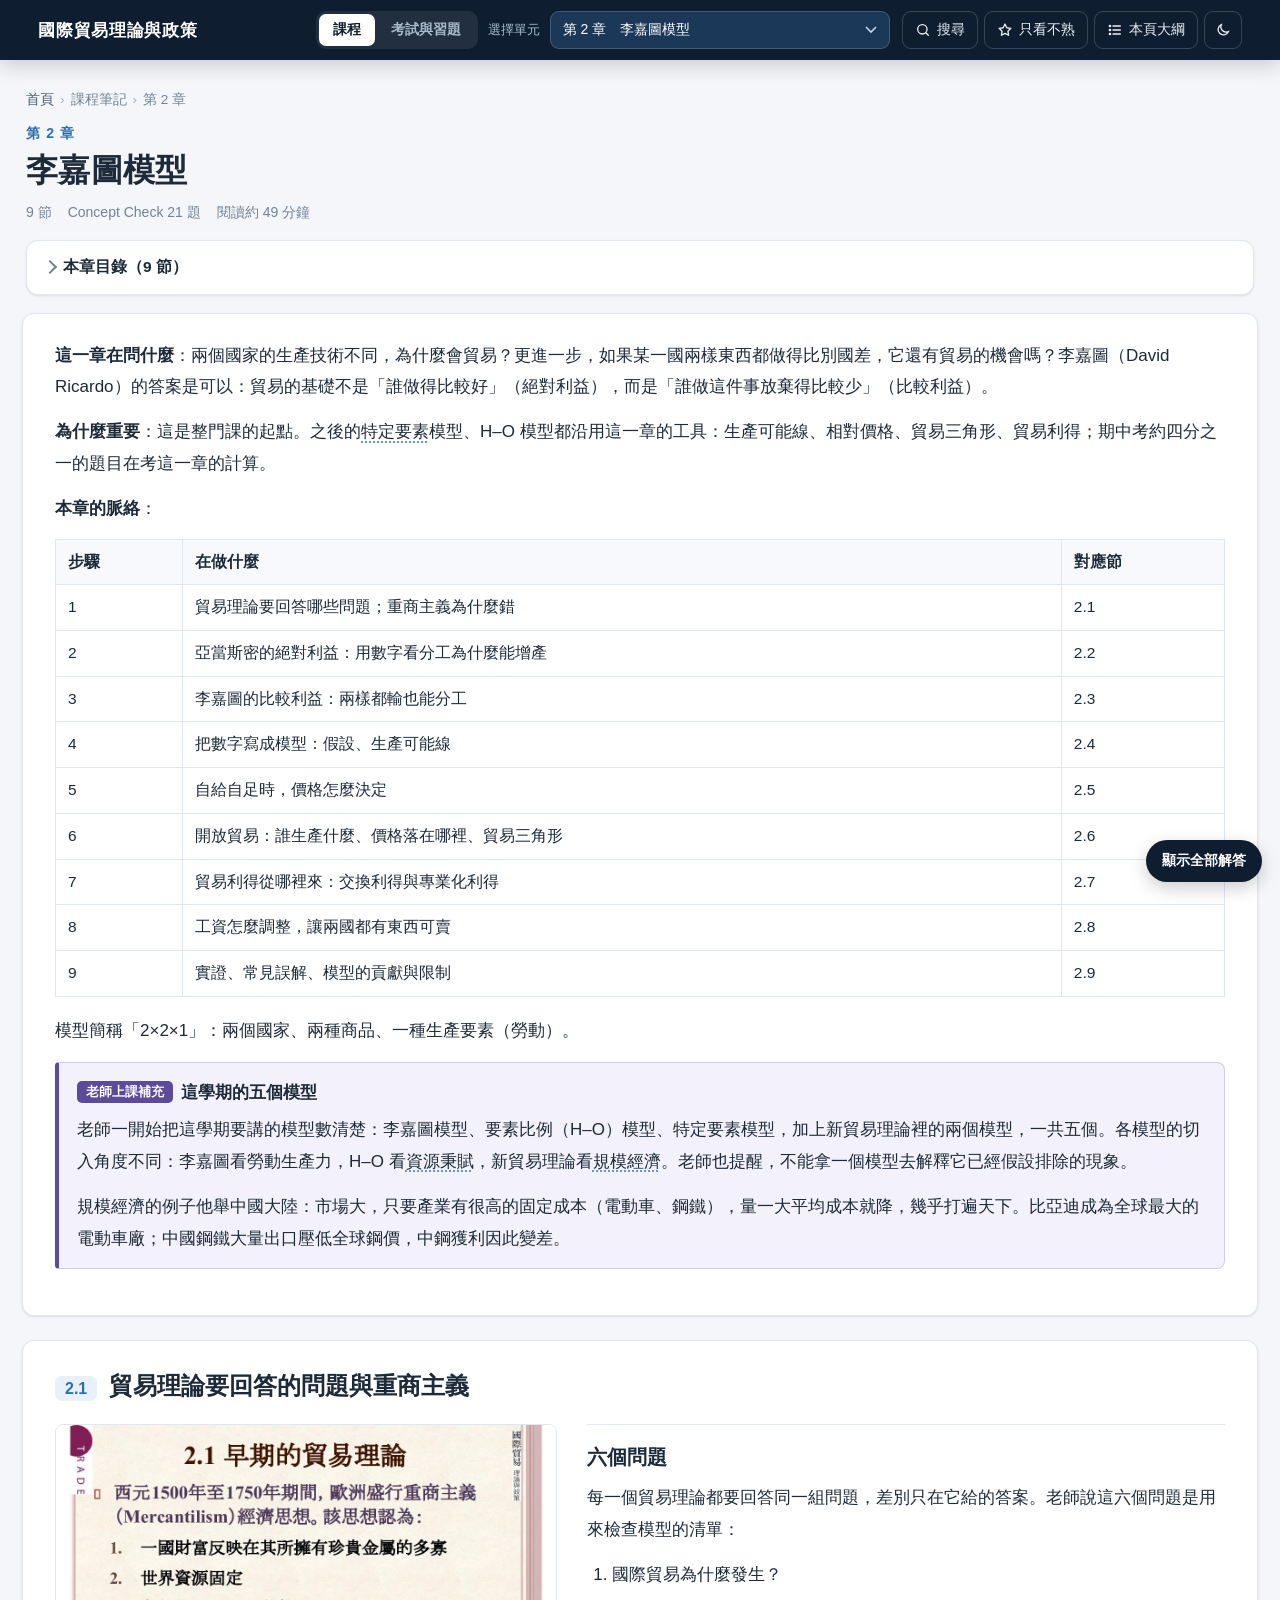
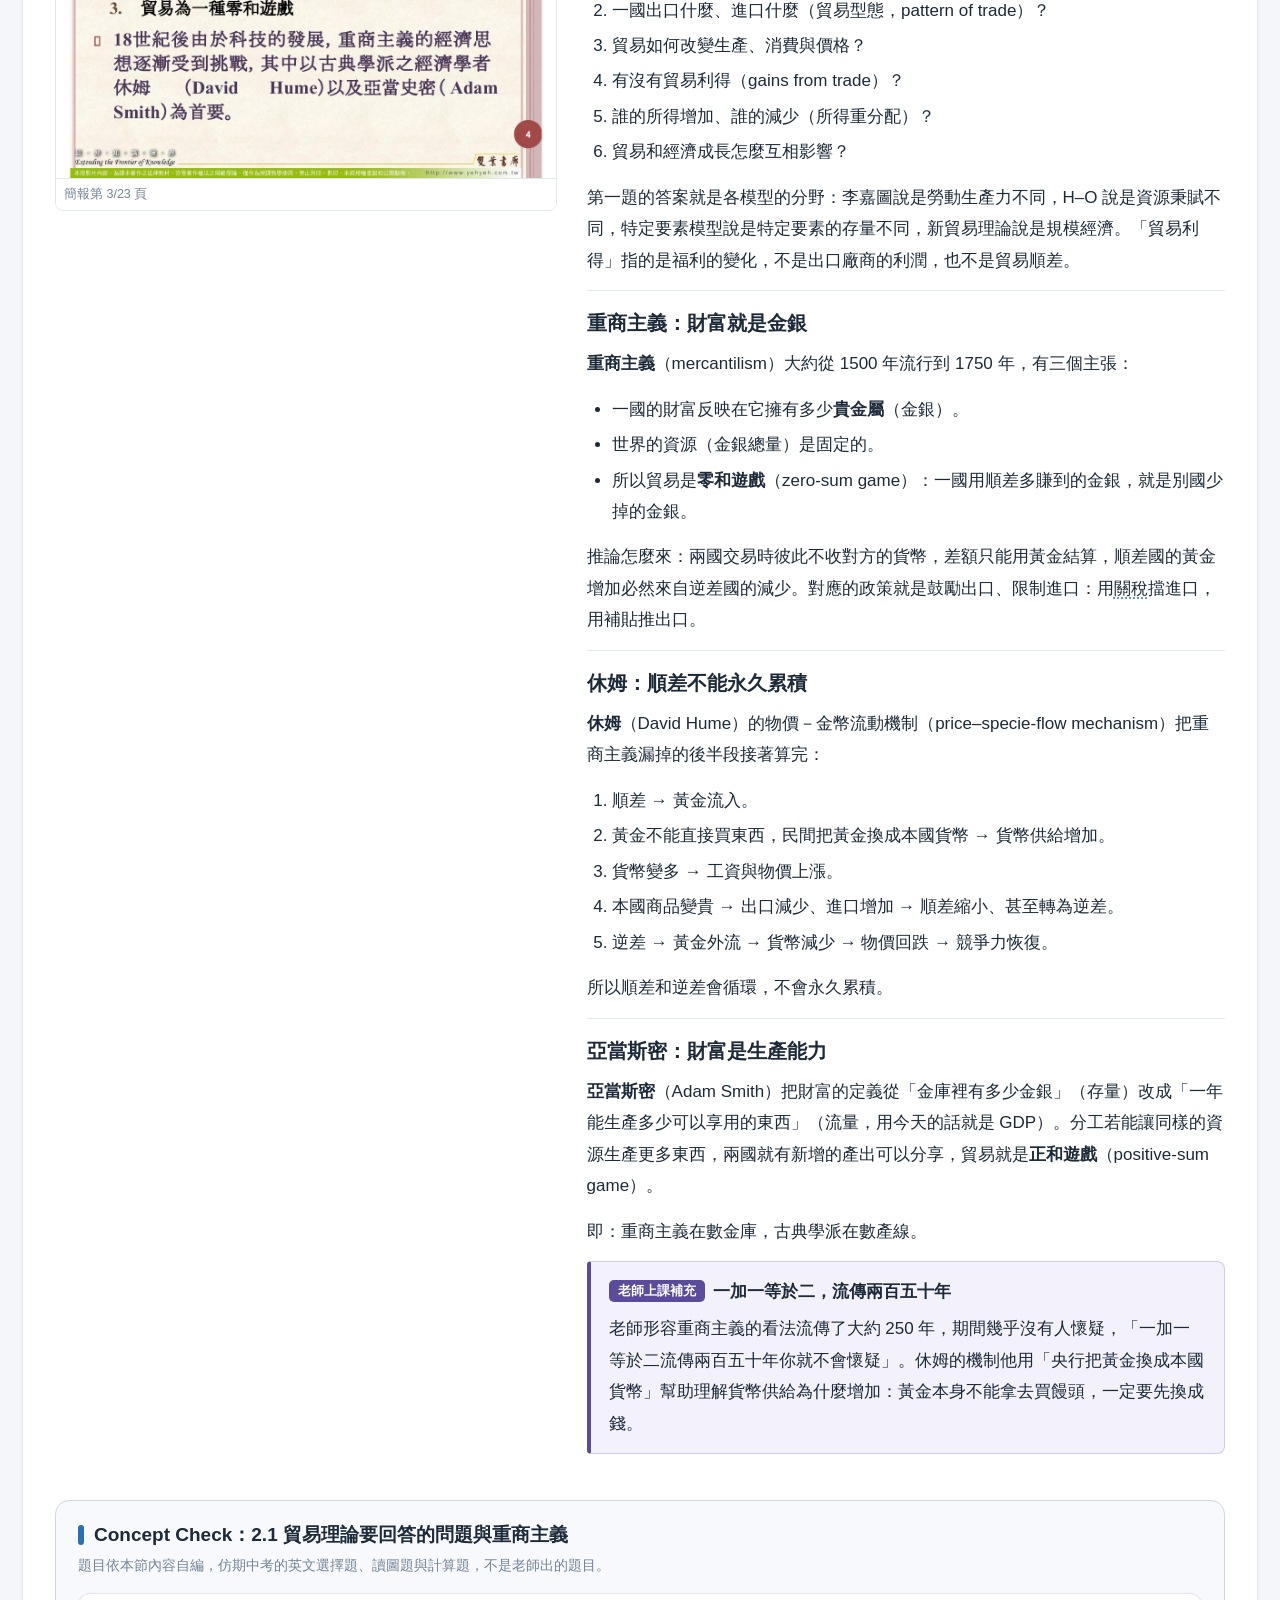
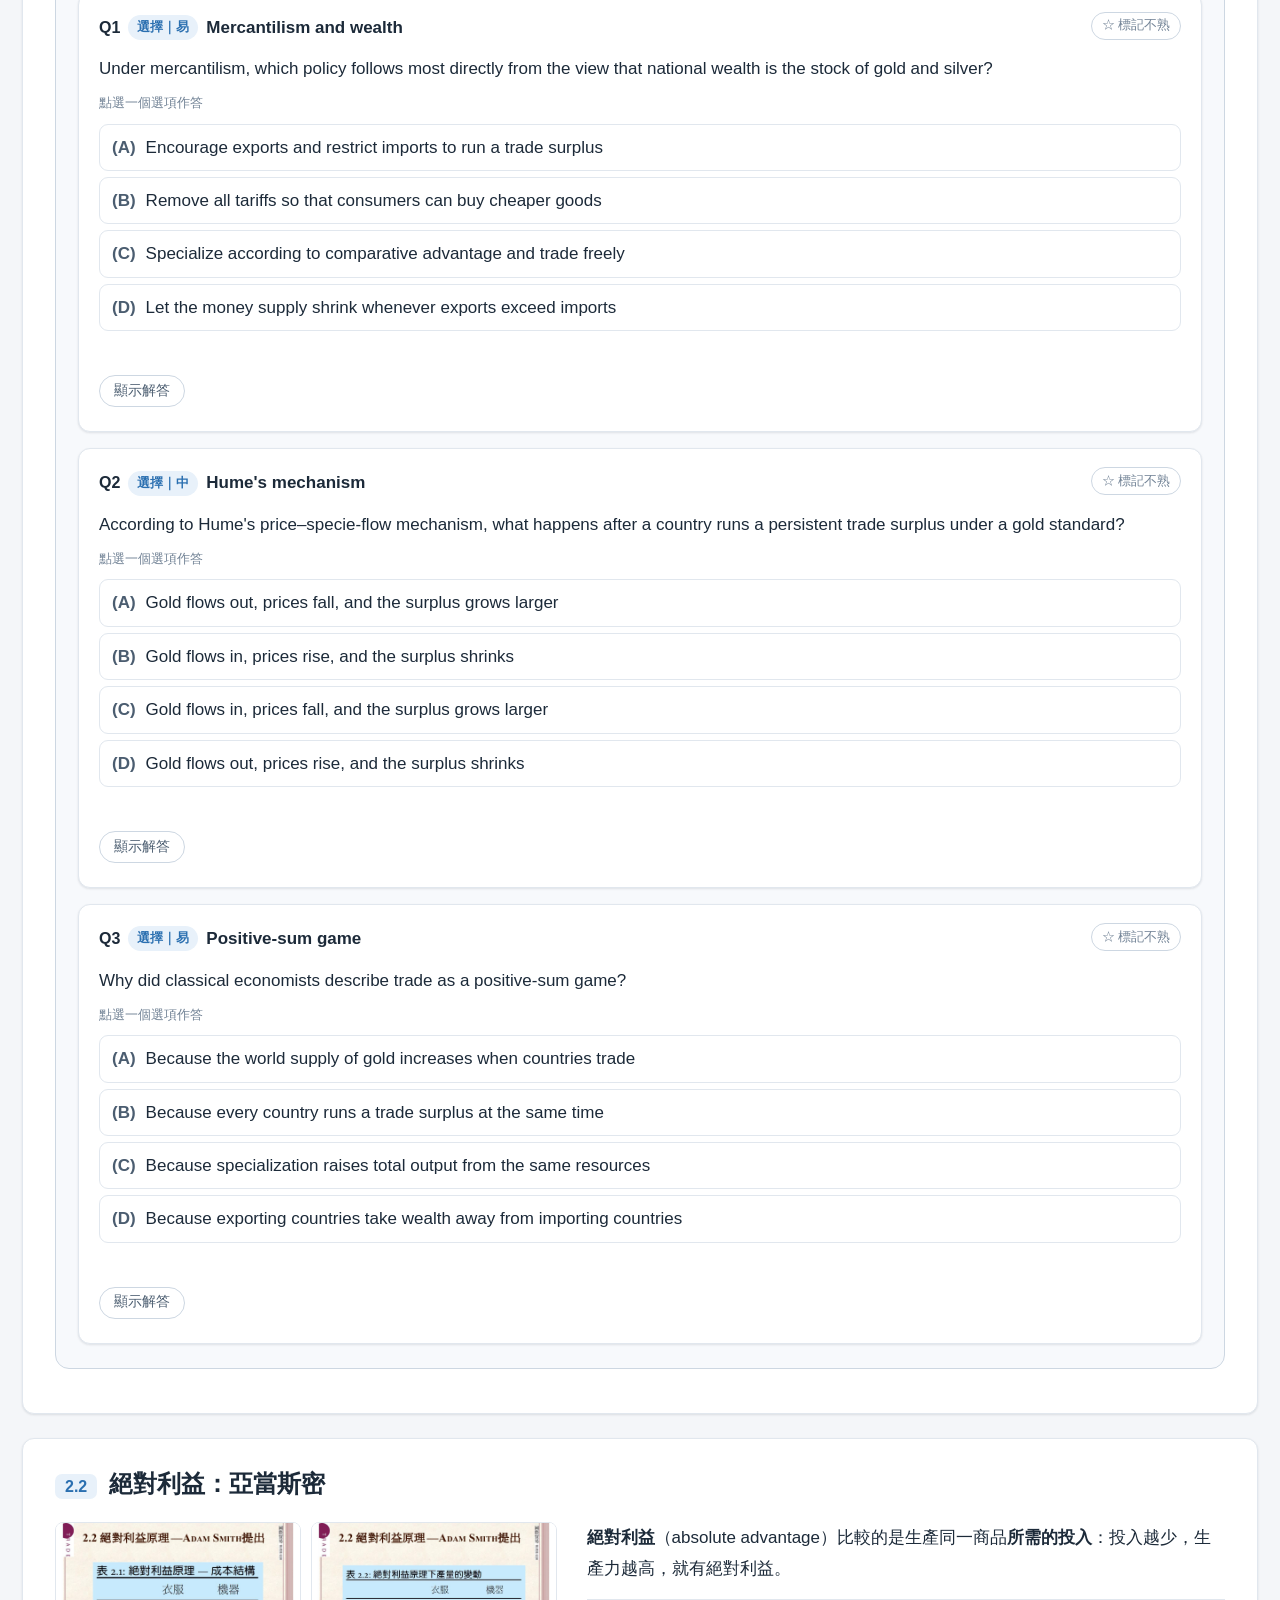
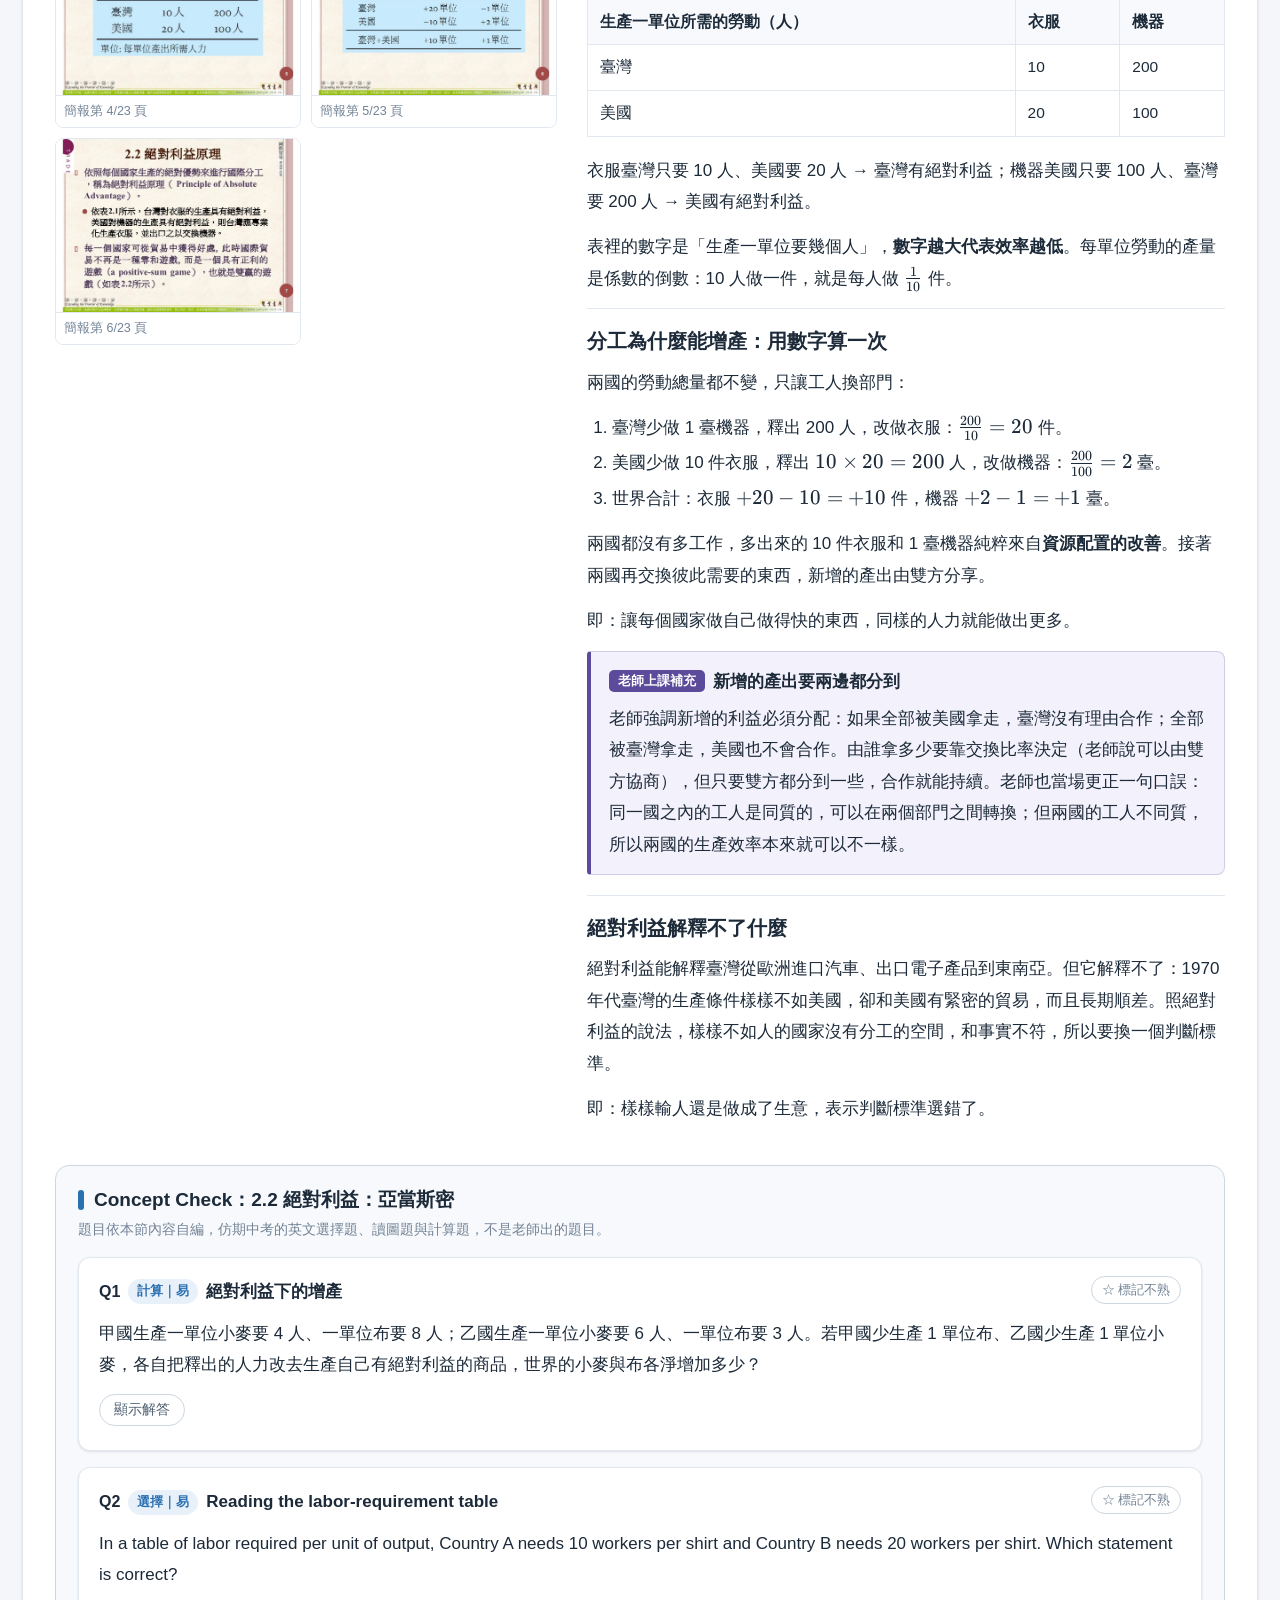
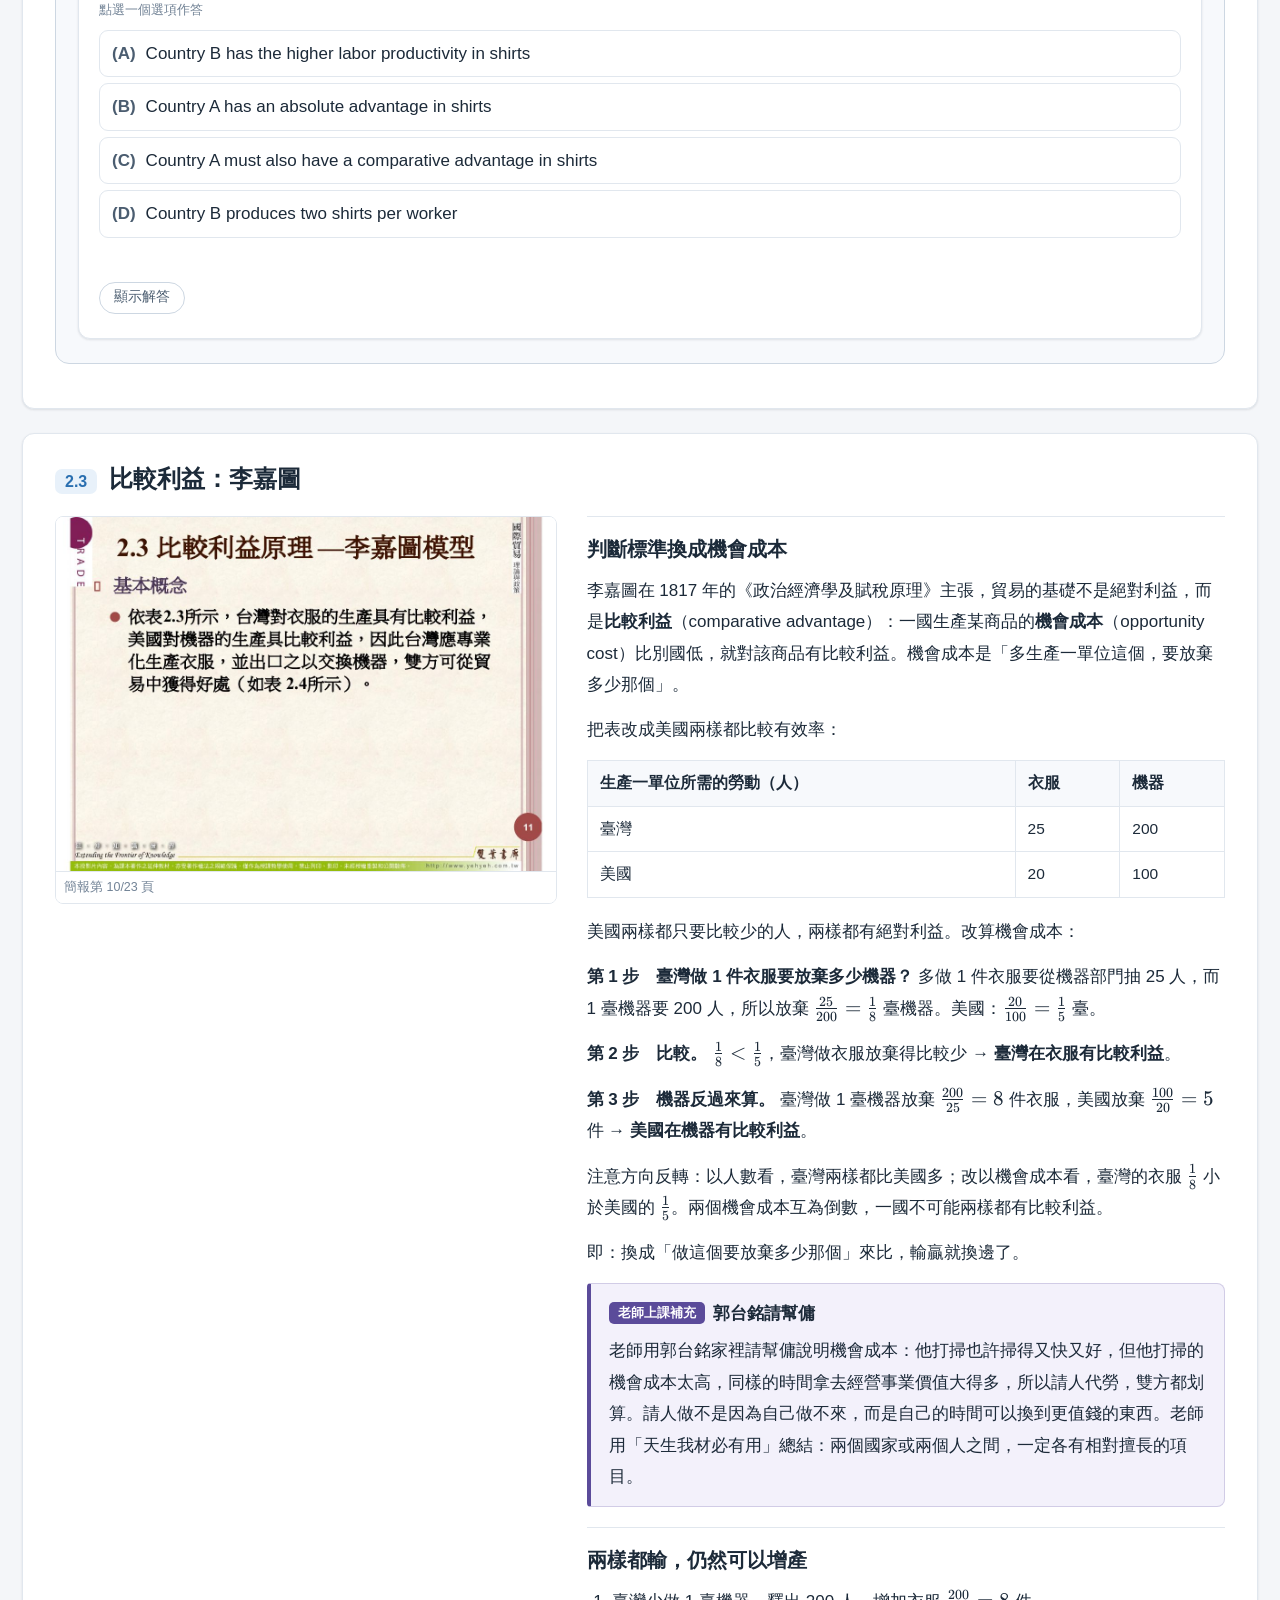
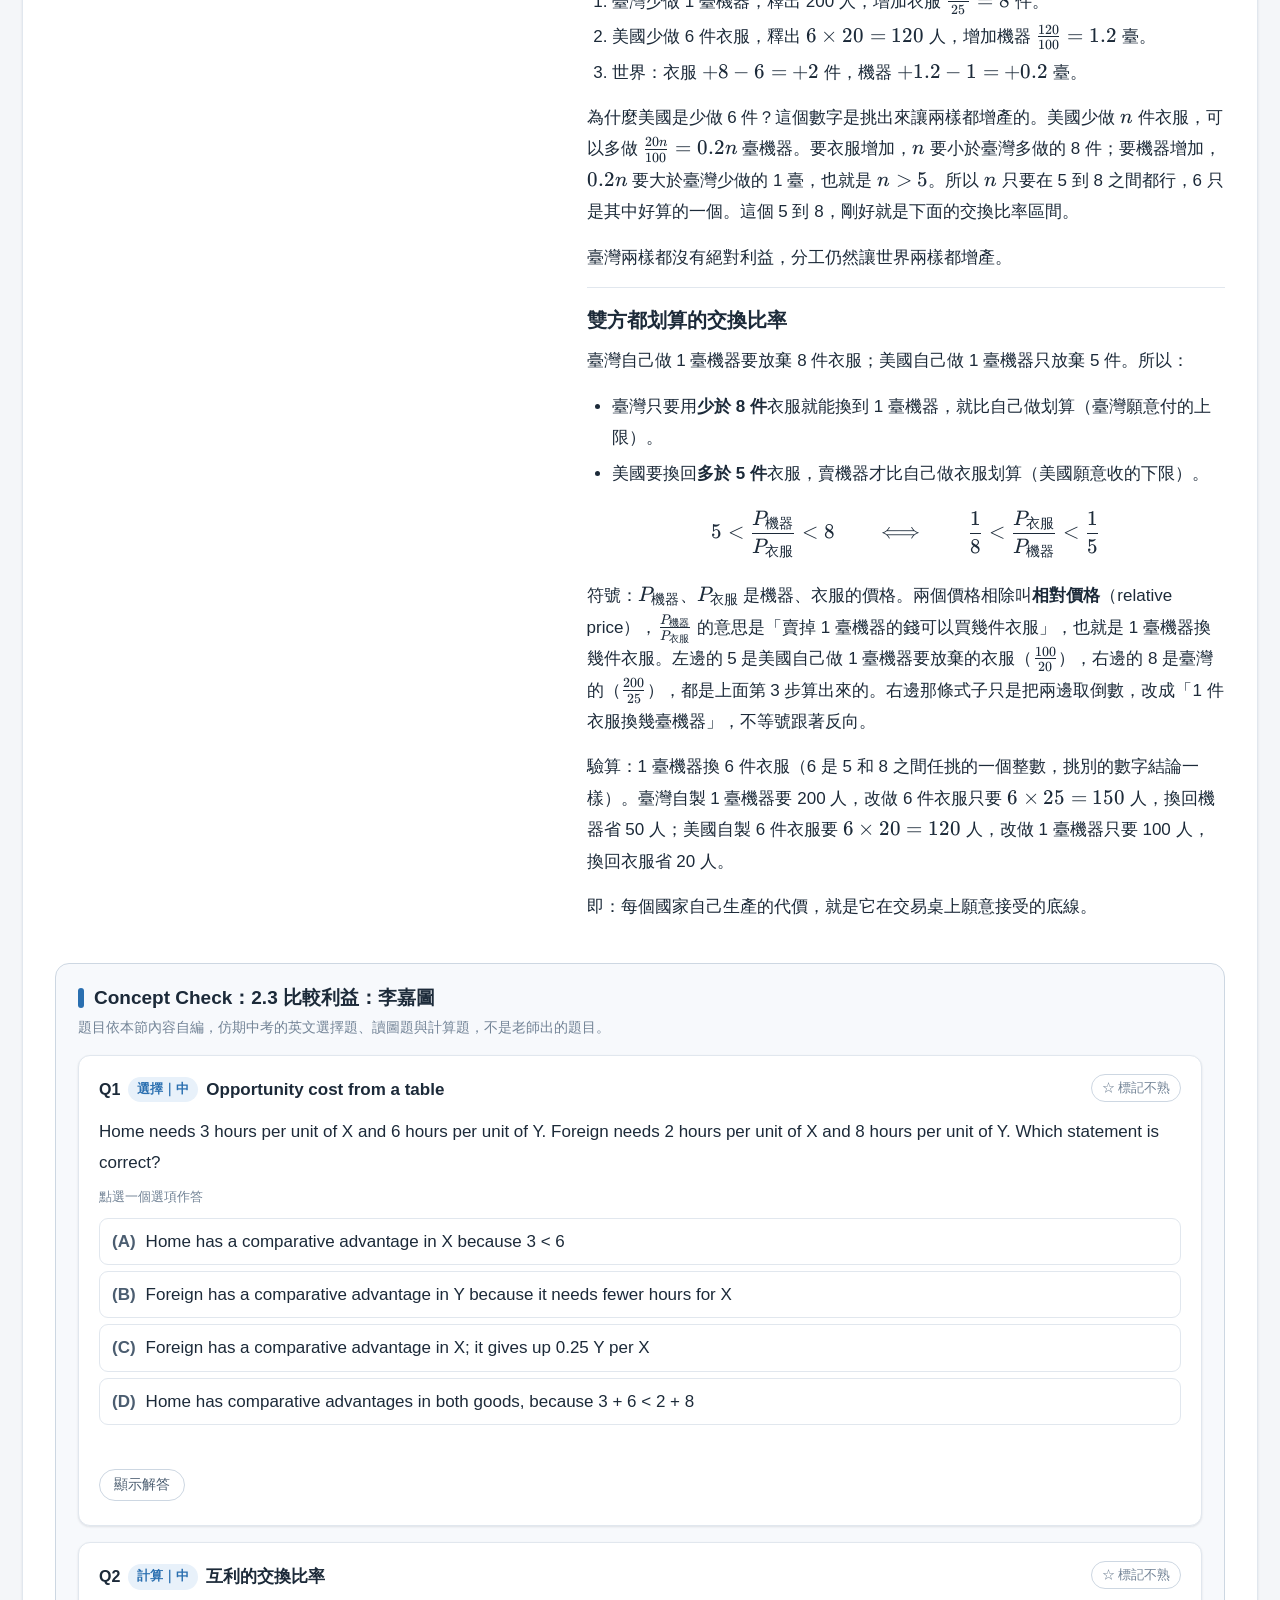
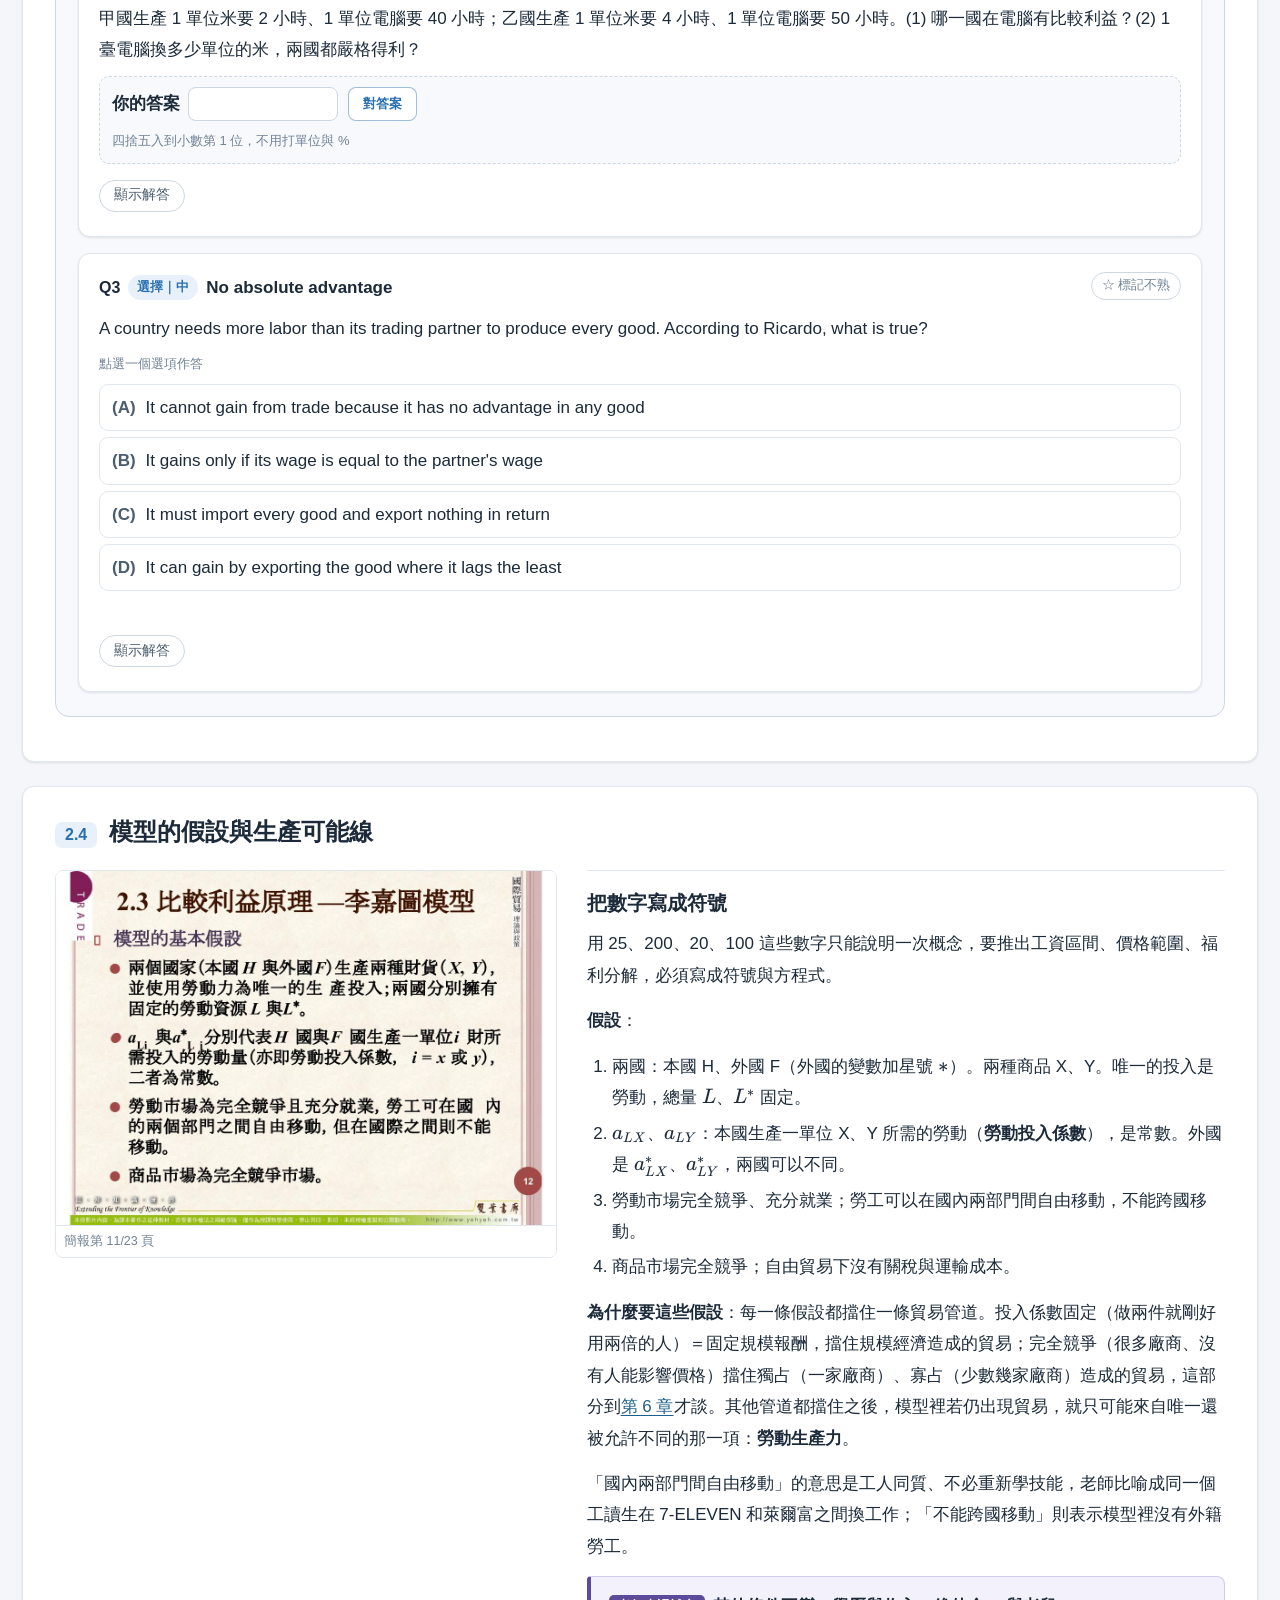
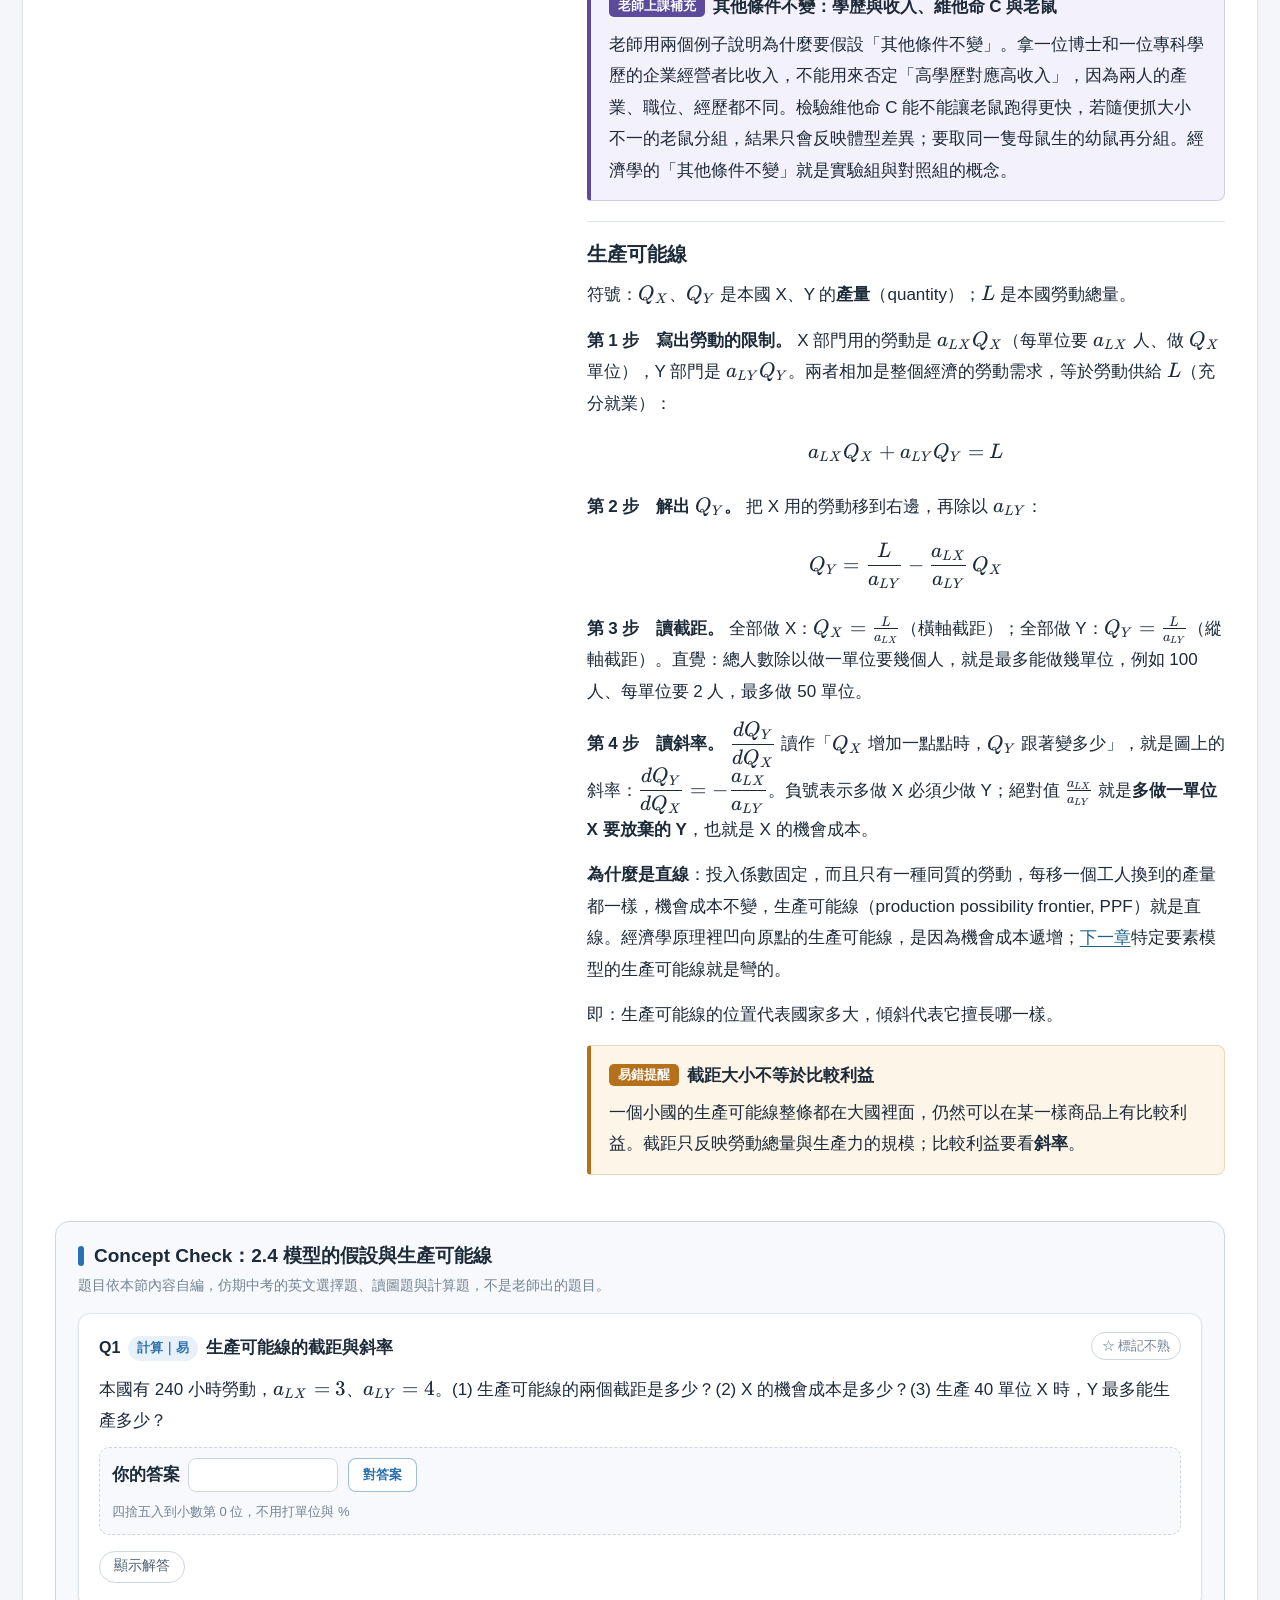
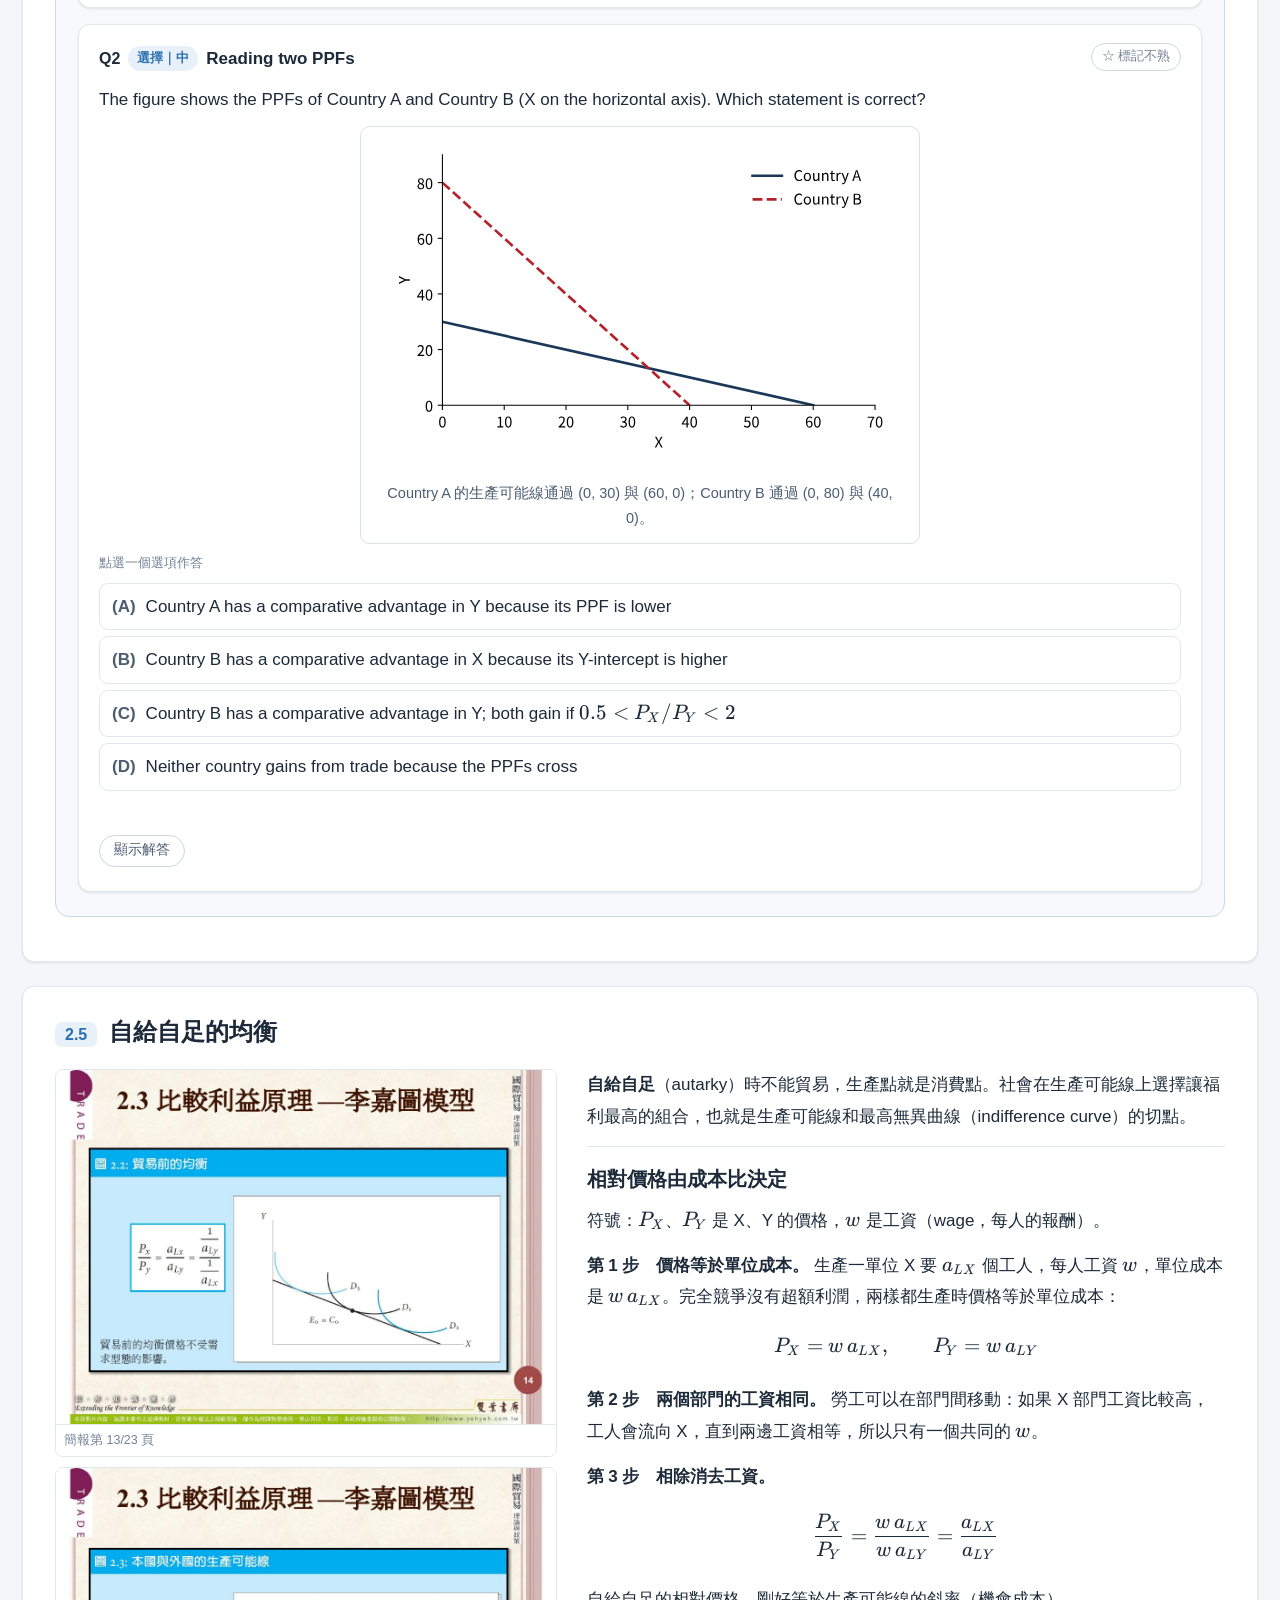
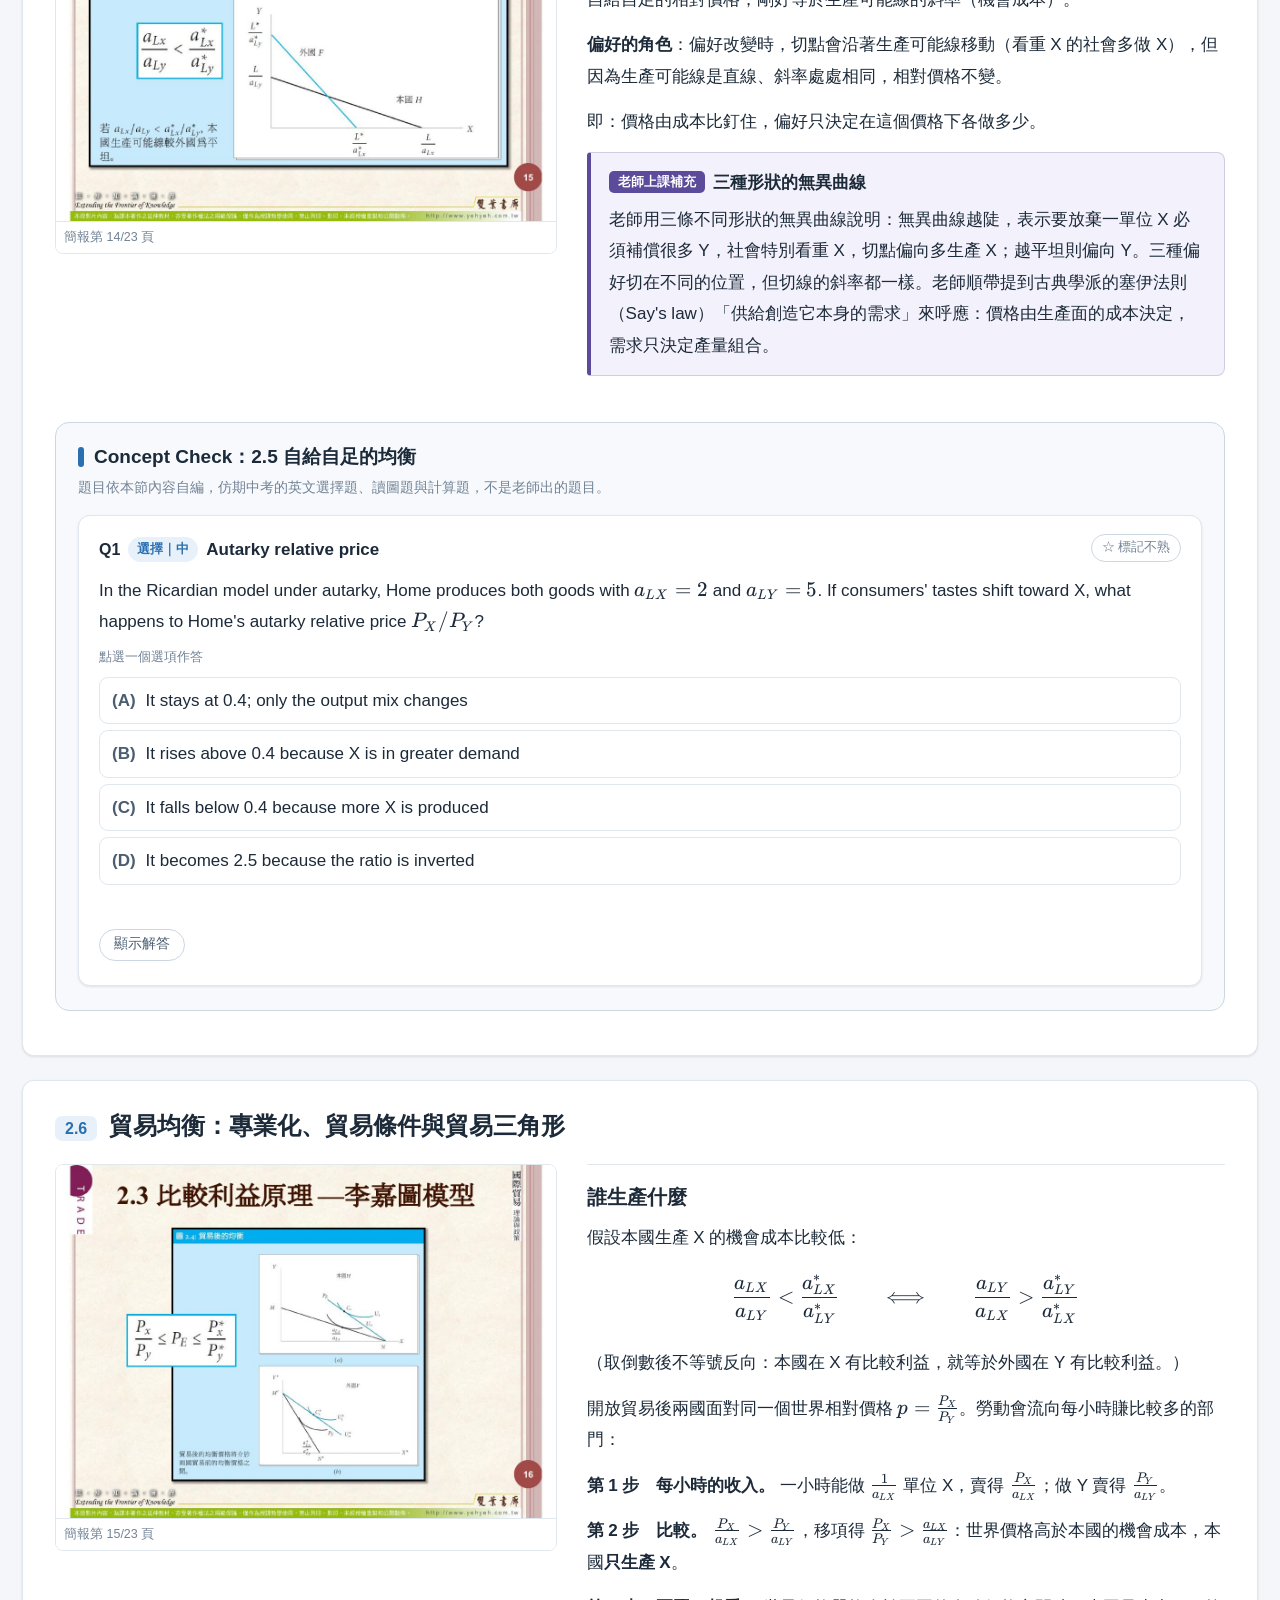
<file: ch02.html>
<!doctype html>
<html lang="zh-Hant"><head><meta charset="utf-8"><meta name="viewport" content="width=device-width,initial-scale=1">
<title>第 2 章 李嘉圖模型｜國際貿易理論與政策</title>
<meta name="color-scheme" content="light dark">
<script>try{var t=localStorage.getItem('notes:theme')||(window.matchMedia&&matchMedia('(prefers-color-scheme: dark)').matches?'dark':'light');document.documentElement.setAttribute('data-theme',t)}catch(e){}</script>
<link rel="stylesheet" href="assets/katex/katex.min.css">
<link rel="stylesheet" href="assets/style.css?v=524bd23a">
<script defer src="assets/widgets.js?v=26da7ea5"></script>
</head><body class="has-slides" data-page="ch02" data-mode="course" data-course="trade" data-key="trade">
<a class="skip" href="#main">跳到主要內容</a>
<header class="topbar"><a class="brand" href="index.html" aria-label="國際貿易理論與政策｜課程筆記首頁"><span>國際貿易理論與政策</span><span class="sub">｜課程筆記</span></a>
<div class="pickers"><nav class="mode" aria-label="切換課程或考試與習題"><a href="ch01.html" data-mode="course" class=on>課程</a><a href="hw1.html" data-mode="hw">考試與習題</a></nav><label for="unitSelect">選擇單元</label><select id="unitSelect" aria-label="選擇單元"><option value="index.html">首頁：課程介紹與使用說明</option><option value="exam.html">工具：測驗模式</option><option value="notes.html">工具：我的重點與筆記</option><option value="ch01.html">第 1 章　緒論</option><option value="ch02.html" selected>第 2 章　李嘉圖模型</option><option value="ch03.html">第 3 章　特定要素模型</option><option value="ch04.html">第 4 章　要素比例模型（H–O 模型）</option><option value="ch05.html">第 5 章　經濟成長與貿易條件</option><option value="ch06.html">第 6 章　規模經濟、不完全競爭與國際貿易</option><option value="ch08.html">第 8 章　關稅與配額</option></select></div></header>
<main class="wrap" id="main"><nav class="crumbs" aria-label="目前位置"><a href="index.html">首頁</a><span class="sep">›</span><span>課程筆記</span><span class="sep">›</span><span>第 2 章</span></nav><header class="ch-head"><p class=eyebrow>第 2 章</p><h1>李嘉圖模型</h1><p class="ch-meta"><span>9 節</span><span>Concept Check 21 題</span><span>閱讀約 49 分鐘</span></p><details class="ch-toc"><summary>本章目錄（9 節）</summary><ol><li><a href="#s2-1"><span>2.1</span>貿易理論要回答的問題與重商主義</a></li><li><a href="#s2-2"><span>2.2</span>絕對利益：亞當斯密</a></li><li><a href="#s2-3"><span>2.3</span>比較利益：李嘉圖</a></li><li><a href="#s2-4"><span>2.4</span>模型的假設與生產可能線</a></li><li><a href="#s2-5"><span>2.5</span>自給自足的均衡</a></li><li><a href="#s2-6"><span>2.6</span>貿易均衡：專業化、貿易條件與貿易三角形</a></li><li><a href="#s2-7"><span>2.7</span>貿易利得：交換利得與專業化利得</a></li><li><a href="#s2-8"><span>2.8</span>相對工資的決定</a></li><li><a href="#s2-9"><span>2.9</span>實證、常見誤解與模型的評估</a></li></ol></details></header>
<div class="ch-intro"><p><strong>這一章在問什麼</strong>：兩個國家的生產技術不同，為什麼會貿易？更進一步，如果某一國兩樣東西都做得比別國差，它還有貿易的機會嗎？李嘉圖（David Ricardo）的答案是可以：貿易的基礎不是「誰做得比較好」（絕對利益），而是「誰做這件事放棄得比較少」（比較利益）。</p>
<p><strong>為什麼重要</strong>：這是整門課的起點。之後的<span class="gl" tabindex="0" role="button" data-g="特定要素">特定要素</span>模型、H–O 模型都沿用這一章的工具：生產可能線、相對價格、貿易三角形、貿易利得；期中考約四分之一的題目在考這一章的計算。</p>
<p><strong>本章的脈絡</strong>：</p>
<table>
<thead>
<tr>
<th>步驟</th>
<th>在做什麼</th>
<th>對應節</th>
</tr>
</thead>
<tbody>
<tr>
<td>1</td>
<td>貿易理論要回答哪些問題；重商主義為什麼錯</td>
<td>2.1</td>
</tr>
<tr>
<td>2</td>
<td>亞當斯密的絕對利益：用數字看分工為什麼能增產</td>
<td>2.2</td>
</tr>
<tr>
<td>3</td>
<td>李嘉圖的比較利益：兩樣都輸也能分工</td>
<td>2.3</td>
</tr>
<tr>
<td>4</td>
<td>把數字寫成模型：假設、生產可能線</td>
<td>2.4</td>
</tr>
<tr>
<td>5</td>
<td>自給自足時，價格怎麼決定</td>
<td>2.5</td>
</tr>
<tr>
<td>6</td>
<td>開放貿易：誰生產什麼、價格落在哪裡、貿易三角形</td>
<td>2.6</td>
</tr>
<tr>
<td>7</td>
<td>貿易利得從哪裡來：交換利得與專業化利得</td>
<td>2.7</td>
</tr>
<tr>
<td>8</td>
<td>工資怎麼調整，讓兩國都有東西可賣</td>
<td>2.8</td>
</tr>
<tr>
<td>9</td>
<td>實證、常見誤解、模型的貢獻與限制</td>
<td>2.9</td>
</tr>
</tbody>
</table>
<p>模型簡稱「2×2×1」：兩個國家、兩種商品、一種生產要素（勞動）。</p>
<div class="box teacher"><span class="tag">老師上課補充</span><strong class="bt">這學期的五個模型</strong><p>老師一開始把這學期要講的模型數清楚：李嘉圖模型、要素比例（H–O）模型、特定要素模型，加上新貿易理論裡的兩個模型，一共五個。各模型的切入角度不同：李嘉圖看勞動生產力，H–O 看<span class="gl" tabindex="0" role="button" data-g="資源秉賦">資源秉賦</span>，新貿易理論看<span class="gl" tabindex="0" role="button" data-g="規模經濟">規模經濟</span>。老師也提醒，不能拿一個模型去解釋它已經假設排除的現象。</p>
<p>規模經濟的例子他舉中國大陸：市場大，只要產業有很高的固定成本（電動車、鋼鐵），量一大平均成本就降，幾乎打遍天下。比亞迪成為全球最大的電動車廠；中國鋼鐵大量出口壓低全球鋼價，中鋼獲利因此變差。</p></div></div><section class="sec has-sl" id="s2-1" data-label="2.1 貿易理論要回答的問題與重商主義"><h2><span class="num">2.1</span>貿易理論要回答的問題與重商主義</h2><div class="sl-rows"><div class="sl-seg"><aside class="sl-view"><div class="sl-stick"><div class="sl-g on" data-g="0" data-n="1"><a class="sl-pg" href="assets/slides/ch02/p-001.jpg" target="_blank" rel="noopener" title="開新分頁看大圖"><img loading="lazy" src="assets/slides/ch02/p-001.jpg" alt="國際貿易CH2.pdf 第 1 頁"><span>簡報第 1/23 頁</span></a></div><div class="sl-g" data-g="1" data-n="1"><a class="sl-pg" href="assets/slides/ch02/p-002.jpg" target="_blank" rel="noopener" title="開新分頁看大圖"><img loading="lazy" src="assets/slides/ch02/p-002.jpg" alt="國際貿易CH2.pdf 第 2 頁"><span>簡報第 2/23 頁</span></a></div><div class="sl-g" data-g="2" data-n="1"><a class="sl-pg" href="assets/slides/ch02/p-001.jpg" target="_blank" rel="noopener" title="開新分頁看大圖"><img loading="lazy" src="assets/slides/ch02/p-001.jpg" alt="國際貿易CH2.pdf 第 1 頁"><span>簡報第 1/23 頁</span></a></div><div class="sl-g" data-g="3" data-n="1"><a class="sl-pg" href="assets/slides/ch02/p-003.jpg" target="_blank" rel="noopener" title="開新分頁看大圖"><img loading="lazy" src="assets/slides/ch02/p-003.jpg" alt="國際貿易CH2.pdf 第 3 頁"><span>簡報第 3/23 頁</span></a></div></div></aside><div class="sl-text"><div class="sl-mob" data-n="1"><a class="sl-pg" href="assets/slides/ch02/p-001.jpg" target="_blank" rel="noopener" title="開新分頁看大圖"><img loading="lazy" src="assets/slides/ch02/p-001.jpg" alt="國際貿易CH2.pdf 第 1 頁"><span>簡報第 1/23 頁</span></a></div><div class="sl-b" data-g="0"><h3 id="s2-1-1">六個問題</h3><p>每一個貿易理論都要回答同一組問題，差別只在它給的答案。老師說這六個問題是用來檢查模型的清單：</p></div><div class="sl-mob" data-n="1"><a class="sl-pg" href="assets/slides/ch02/p-002.jpg" target="_blank" rel="noopener" title="開新分頁看大圖"><img loading="lazy" src="assets/slides/ch02/p-002.jpg" alt="國際貿易CH2.pdf 第 2 頁"><span>簡報第 2/23 頁</span></a></div><div class="sl-b" data-g="1"><ol>
<li>國際貿易為什麼發生？</li>
<li>一國出口什麼、進口什麼（貿易型態，pattern of trade）？</li>
<li>貿易如何改變生產、消費與價格？</li>
<li>有沒有貿易利得（gains from trade）？</li>
<li>誰的所得增加、誰的減少（所得重分配）？</li>
<li>貿易和經濟成長怎麼互相影響？</li>
</ol></div><div class="sl-mob" data-n="1"><a class="sl-pg" href="assets/slides/ch02/p-001.jpg" target="_blank" rel="noopener" title="開新分頁看大圖"><img loading="lazy" src="assets/slides/ch02/p-001.jpg" alt="國際貿易CH2.pdf 第 1 頁"><span>簡報第 1/23 頁</span></a></div><div class="sl-b" data-g="2"><p>第一題的答案就是各模型的分野：李嘉圖說是勞動生產力不同，H–O 說是資源秉賦不同，特定要素模型說是特定要素的存量不同，新貿易理論說是規模經濟。「貿易利得」指的是福利的變化，不是出口廠商的利潤，也不是貿易順差。</p></div><div class="sl-mob" data-n="1"><a class="sl-pg" href="assets/slides/ch02/p-003.jpg" target="_blank" rel="noopener" title="開新分頁看大圖"><img loading="lazy" src="assets/slides/ch02/p-003.jpg" alt="國際貿易CH2.pdf 第 3 頁"><span>簡報第 3/23 頁</span></a></div><div class="sl-b" data-g="3"><h3 id="s2-1-2">重商主義：財富就是金銀</h3><p><strong>重商主義</strong>（mercantilism）大約從 1500 年流行到 1750 年，有三個主張：</p></div><div class="sl-b" data-g="3"><ul>
<li>一國的財富反映在它擁有多少<strong>貴金屬</strong>（金銀）。</li>
<li>世界的資源（金銀總量）是固定的。</li>
<li>所以貿易是<strong>零和遊戲</strong>（zero-sum game）：一國用順差多賺到的金銀，就是別國少掉的金銀。</li>
</ul></div><div class="sl-b" data-g="3"><p>推論怎麼來：兩國交易時彼此不收對方的貨幣，差額只能用黃金結算，順差國的黃金增加必然來自逆差國的減少。對應的政策就是鼓勵出口、限制進口：用<span class="gl" tabindex="0" role="button" data-g="關稅">關稅</span>擋進口，用補貼推出口。</p></div><div class="sl-b" data-g="3"><h3 id="s2-1-3">休姆：順差不能永久累積</h3><p><strong>休姆</strong>（David Hume）的物價－金幣流動機制（price–specie-flow mechanism）把重商主義漏掉的後半段接著算完：</p></div><div class="sl-b" data-g="3"><ol>
<li>順差 → 黃金流入。</li>
<li>黃金不能直接買東西，民間把黃金換成本國貨幣 → 貨幣供給增加。</li>
<li>貨幣變多 → 工資與物價上漲。</li>
<li>本國商品變貴 → 出口減少、進口增加 → 順差縮小、甚至轉為逆差。</li>
<li>逆差 → 黃金外流 → 貨幣減少 → 物價回跌 → 競爭力恢復。</li>
</ol></div><div class="sl-b" data-g="3"><p>所以順差和逆差會循環，不會永久累積。</p></div><div class="sl-b" data-g="3"><h3 id="s2-1-4">亞當斯密：財富是生產能力</h3><p><strong>亞當斯密</strong>（Adam Smith）把財富的定義從「金庫裡有多少金銀」（存量）改成「一年能生產多少可以享用的東西」（流量，用今天的話就是 GDP）。分工若能讓同樣的資源生產更多東西，兩國就有新增的產出可以分享，貿易就是<strong>正和遊戲</strong>（positive-sum game）。</p></div><div class="sl-b" data-g="3"><p>即：重商主義在數金庫，古典學派在數產線。</p></div><div class="sl-b" data-g="3"><div class="box teacher"><span class="tag">老師上課補充</span><strong class="bt">一加一等於二，流傳兩百五十年</strong><p>老師形容重商主義的看法流傳了大約 250 年，期間幾乎沒有人懷疑，「一加一等於二流傳兩百五十年你就不會懷疑」。休姆的機制他用「央行把黃金換成本國貨幣」幫助理解貨幣供給為什麼增加：黃金本身不能拿去買饅頭，一定要先換成錢。</p></div></div></div></div><section class="cc" id="cc-s2-1"><h3 class="cc-h">Concept Check：2.1 貿易理論要回答的問題與重商主義</h3><p class="cc-note">題目依本節內容自編，仿期中考的英文選擇題、讀圖題與計算題，不是老師出的題目。</p><article class="q" data-key="A" data-label="2.1 貿易理論要回答的問題與重商主義 Q1" id="q-s2-1-1"><div class="q-meta"><h4><a href="#q-s2-1-1">Q1</a></h4><span class="q-kind">選擇｜易</span><span class="q-title">Mercantilism and wealth</span></div><div class="q-text"><p>Under mercantilism, which policy follows most directly from the view that national wealth is the stock of gold and silver?</p></div><ol class="opts"><li data-k="A"><b>(A)</b><span>Encourage exports and restrict imports to run a trade surplus</span></li><li data-k="B"><b>(B)</b><span>Remove all tariffs so that consumers can buy cheaper goods</span></li><li data-k="C"><b>(C)</b><span>Specialize according to comparative advantage and trade freely</span></li><li data-k="D"><b>(D)</b><span>Let the money supply shrink whenever exports exceed imports</span></li></ol><button aria-expanded="false" class="toggle" type="button">顯示解答</button><div class="sol" hidden=""><div class="zh"><p class="sh">中文題意</p><p>重商主義認為國家財富就是金銀的存量，下列哪一個政策最直接從這個看法推導出來？</p></div><div class="ans"><strong>答案 (A)</strong><p>Encourage exports and restrict imports to run a trade surplus</p></div><div class="why"><p class="sh">解析</p><p>金銀是用貿易差額結算的，要讓金銀流入就要出口多於進口，所以重商主義主張鼓勵出口（補貼）、限制進口（關稅），追求順差。</p>
<ul>
<li>(A) 正確。</li>
<li>(B) 錯。取消關稅是自由貿易的主張，和重商主義相反。</li>
<li>(C) 錯。這是李嘉圖的主張。</li>
<li>(D) 錯。順差時黃金流入、貨幣增加，這是休姆指出的後果，不是重商主義的政策。</li>
</ul>
<p>即：把金銀當財富，就會想盡辦法讓金銀只進不出。</p></div><div class="tip"><p class="sh">易錯提醒</p><ul>
<li>重商主義追求的是順差，不是貿易平衡。</li>
</ul></div></div></article><article class="q" data-key="B" data-label="2.1 貿易理論要回答的問題與重商主義 Q2" id="q-s2-1-2"><div class="q-meta"><h4><a href="#q-s2-1-2">Q2</a></h4><span class="q-kind">選擇｜中</span><span class="q-title">Hume's mechanism</span></div><div class="q-text"><p>According to Hume's price–specie-flow mechanism, what happens after a country runs a persistent trade surplus under a gold standard?</p></div><ol class="opts"><li data-k="A"><b>(A)</b><span>Gold flows out, prices fall, and the surplus grows larger</span></li><li data-k="B"><b>(B)</b><span>Gold flows in, prices rise, and the surplus shrinks</span></li><li data-k="C"><b>(C)</b><span>Gold flows in, prices fall, and the surplus grows larger</span></li><li data-k="D"><b>(D)</b><span>Gold flows out, prices rise, and the surplus shrinks</span></li></ol><button aria-expanded="false" class="toggle" type="button">顯示解答</button><div class="sol" hidden=""><div class="zh"><p class="sh">中文題意</p><p>依休姆的物價－金幣流動機制，金本位制度下一國持續順差之後會發生什麼？</p></div><div class="ans"><strong>答案 (B)</strong><p>Gold flows in, prices rise, and the surplus shrinks</p></div><div class="why"><p class="sh">解析</p><p>順差 → 黃金流入 → 換成本國貨幣，貨幣供給增加 → 物價上漲 → 本國商品變貴、出口減少、進口增加 → 順差縮小。</p>
<ul>
<li>(A) 錯。順差時黃金是流入。</li>
<li>(B) 正確。</li>
<li>(C) 錯。貨幣增加會讓物價上漲，不是下跌。</li>
<li>(D) 錯。黃金流向錯了。</li>
</ul>
<p>即：順差帶來的金銀會推高物價，自己把順差吃掉。</p></div><div class="tip"><p class="sh">易錯提醒</p><ul>
<li>休姆的重點是「順差不能永久累積」，用來反駁重商主義的零和觀點。</li>
</ul></div></div></article><article class="q" data-key="C" data-label="2.1 貿易理論要回答的問題與重商主義 Q3" id="q-s2-1-3"><div class="q-meta"><h4><a href="#q-s2-1-3">Q3</a></h4><span class="q-kind">選擇｜易</span><span class="q-title">Positive-sum game</span></div><div class="q-text"><p>Why did classical economists describe trade as a positive-sum game?</p></div><ol class="opts"><li data-k="A"><b>(A)</b><span>Because the world supply of gold increases when countries trade</span></li><li data-k="B"><b>(B)</b><span>Because every country runs a trade surplus at the same time</span></li><li data-k="C"><b>(C)</b><span>Because specialization raises total output from the same resources</span></li><li data-k="D"><b>(D)</b><span>Because exporting countries take wealth away from importing countries</span></li></ol><button aria-expanded="false" class="toggle" type="button">顯示解答</button><div class="sol" hidden=""><div class="zh"><p class="sh">中文題意</p><p>古典學派為什麼把貿易說成正和遊戲？</p></div><div class="ans"><strong>答案 (C)</strong><p>Because specialization raises total output from the same resources</p></div><div class="why"><p class="sh">解析</p><p>亞當斯密把財富定義為生產能力。兩國依各自的優勢分工，在勞動總量不變下世界總產出增加，新增的部分可以讓兩國分享，所以是雙贏。</p>
<ul>
<li>(A) 錯。貿易不會讓黃金總量增加。</li>
<li>(B) 錯。順差與逆差加總為零，不可能所有國家同時順差。</li>
<li>(C) 正確。</li>
<li>(D) 錯。這是零和的觀點。</li>
</ul>
<p>即：餅變大了，所以大家都可以分得比原來多。</p></div><div class="tip"><p class="sh">易錯提醒</p><ul>
<li>「正和」講的是總產出增加，不是每個人都一定得利（所得分配是第 3、4 章的問題）。</li>
</ul></div></div></article></section></div></section><section class="sec has-sl" id="s2-2" data-label="2.2 絕對利益：亞當斯密"><h2><span class="num">2.2</span>絕對利益：亞當斯密</h2><div class="sl-rows"><div class="sl-seg"><aside class="sl-view"><div class="sl-stick"><div class="sl-g on" data-g="0" data-n="3"><a class="sl-pg" href="assets/slides/ch02/p-004.jpg" target="_blank" rel="noopener" title="開新分頁看大圖"><img loading="lazy" src="assets/slides/ch02/p-004.jpg" alt="國際貿易CH2.pdf 第 4 頁"><span>簡報第 4/23 頁</span></a><a class="sl-pg" href="assets/slides/ch02/p-005.jpg" target="_blank" rel="noopener" title="開新分頁看大圖"><img loading="lazy" src="assets/slides/ch02/p-005.jpg" alt="國際貿易CH2.pdf 第 5 頁"><span>簡報第 5/23 頁</span></a><a class="sl-pg" href="assets/slides/ch02/p-006.jpg" target="_blank" rel="noopener" title="開新分頁看大圖"><img loading="lazy" src="assets/slides/ch02/p-006.jpg" alt="國際貿易CH2.pdf 第 6 頁"><span>簡報第 6/23 頁</span></a></div></div></aside><div class="sl-text"><div class="sl-mob" data-n="3"><a class="sl-pg" href="assets/slides/ch02/p-004.jpg" target="_blank" rel="noopener" title="開新分頁看大圖"><img loading="lazy" src="assets/slides/ch02/p-004.jpg" alt="國際貿易CH2.pdf 第 4 頁"><span>簡報第 4/23 頁</span></a><a class="sl-pg" href="assets/slides/ch02/p-005.jpg" target="_blank" rel="noopener" title="開新分頁看大圖"><img loading="lazy" src="assets/slides/ch02/p-005.jpg" alt="國際貿易CH2.pdf 第 5 頁"><span>簡報第 5/23 頁</span></a><a class="sl-pg" href="assets/slides/ch02/p-006.jpg" target="_blank" rel="noopener" title="開新分頁看大圖"><img loading="lazy" src="assets/slides/ch02/p-006.jpg" alt="國際貿易CH2.pdf 第 6 頁"><span>簡報第 6/23 頁</span></a></div><div class="sl-b" data-g="0"><p><strong>絕對利益</strong>（absolute advantage）比較的是生產同一商品<strong>所需的投入</strong>：投入越少，生產力越高，就有絕對利益。</p></div><div class="sl-b" data-g="0"><table>
<thead>
<tr>
<th>生產一單位所需的勞動（人）</th>
<th>衣服</th>
<th>機器</th>
</tr>
</thead>
<tbody>
<tr>
<td>臺灣</td>
<td>10</td>
<td>200</td>
</tr>
<tr>
<td>美國</td>
<td>20</td>
<td>100</td>
</tr>
</tbody>
</table></div><div class="sl-b" data-g="0"><p>衣服臺灣只要 10 人、美國要 20 人 → 臺灣有絕對利益；機器美國只要 100 人、臺灣要 200 人 → 美國有絕對利益。</p></div><div class="sl-b" data-g="0"><p>表裡的數字是「生產一單位要幾個人」，<strong>數字越大代表效率越低</strong>。每單位勞動的產量是係數的倒數：10 人做一件，就是每人做 \(\frac{1}{10}\) 件。</p></div><div class="sl-b" data-g="0"><h3 id="s2-2-1">分工為什麼能增產：用數字算一次</h3><p>兩國的勞動總量都不變，只讓工人換部門：</p></div><div class="sl-b" data-g="0"><ol>
<li>臺灣少做 1 臺機器，釋出 200 人，改做衣服：\(\frac{200}{10}=20\) 件。</li>
<li>美國少做 10 件衣服，釋出 \(10\times20=200\) 人，改做機器：\(\frac{200}{100}=2\) 臺。</li>
<li>世界合計：衣服 \(+20-10=+10\) 件，機器 \(+2-1=+1\) 臺。</li>
</ol></div><div class="sl-b" data-g="0"><p>兩國都沒有多工作，多出來的 10 件衣服和 1 臺機器純粹來自<strong>資源配置的改善</strong>。接著兩國再交換彼此需要的東西，新增的產出由雙方分享。</p></div><div class="sl-b" data-g="0"><p>即：讓每個國家做自己做得快的東西，同樣的人力就能做出更多。</p></div><div class="sl-b" data-g="0"><div class="box teacher"><span class="tag">老師上課補充</span><strong class="bt">新增的產出要兩邊都分到</strong><p>老師強調新增的利益必須分配：如果全部被美國拿走，臺灣沒有理由合作；全部被臺灣拿走，美國也不會合作。由誰拿多少要靠交換比率決定（老師說可以由雙方協商），但只要雙方都分到一些，合作就能持續。老師也當場更正一句口誤：同一國之內的工人是同質的，可以在兩個部門之間轉換；但兩國的工人不同質，所以兩國的生產效率本來就可以不一樣。</p></div></div><div class="sl-b" data-g="0"><h3 id="s2-2-2">絕對利益解釋不了什麼</h3><p>絕對利益能解釋臺灣從歐洲進口汽車、出口電子產品到東南亞。但它解釋不了：1970 年代臺灣的生產條件樣樣不如美國，卻和美國有緊密的貿易，而且長期順差。照絕對利益的說法，樣樣不如人的國家沒有分工的空間，和事實不符，所以要換一個判斷標準。</p></div><div class="sl-b" data-g="0"><p>即：樣樣輸人還是做成了生意，表示判斷標準選錯了。</p></div></div></div><section class="cc" id="cc-s2-2"><h3 class="cc-h">Concept Check：2.2 絕對利益：亞當斯密</h3><p class="cc-note">題目依本節內容自編，仿期中考的英文選擇題、讀圖題與計算題，不是老師出的題目。</p><article class="q" data-label="2.2 絕對利益：亞當斯密 Q1" id="q-s2-2-1"><div class="q-meta"><h4><a href="#q-s2-2-1">Q1</a></h4><span class="q-kind">計算｜易</span><span class="q-title">絕對利益下的增產</span></div><div class="q-text"><p>甲國生產一單位小麥要 4 人、一單位布要 8 人；乙國生產一單位小麥要 6 人、一單位布要 3 人。若甲國少生產 1 單位布、乙國少生產 1 單位小麥，各自把釋出的人力改去生產自己有絕對利益的商品，世界的小麥與布各淨增加多少？</p></div><button aria-expanded="false" class="toggle" type="button">顯示解答</button><div class="sol" hidden=""><div class="ans"><strong>答案</strong><p>小麥淨增加 1 單位，布淨增加 1 單位</p></div><div class="why"><p class="sh">解析</p><p>先判斷絕對利益：小麥甲 4 人 &lt; 乙 6 人，甲有絕對利益；布乙 3 人 &lt; 甲 8 人，乙有絕對利益。</p>
<ol>
<li>甲少做 1 單位布，釋出 8 人，改做小麥：\(\frac{8}{4}=2\) 單位小麥。</li>
<li>乙少做 1 單位小麥，釋出 6 人，改做布：\(\frac{6}{3}=2\) 單位布。</li>
<li>世界小麥：\(+2-1=+1\)；世界布：\(+2-1=+1\)。</li>
</ol>
<p>即：工人只是換部門，總產出就兩樣都增加了。</p></div><div class="tip"><p class="sh">易錯提醒</p><ul>
<li>淨增加要扣掉原本少做的那 1 單位，不是只算新增的 2 單位。</li>
</ul></div></div></article><article class="q" data-key="B" data-label="2.2 絕對利益：亞當斯密 Q2" id="q-s2-2-2"><div class="q-meta"><h4><a href="#q-s2-2-2">Q2</a></h4><span class="q-kind">選擇｜易</span><span class="q-title">Reading the labor-requirement table</span></div><div class="q-text"><p>In a table of labor required per unit of output, Country A needs 10 workers per shirt and Country B needs 20 workers per shirt. Which statement is correct?</p></div><ol class="opts"><li data-k="A"><b>(A)</b><span>Country B has the higher labor productivity in shirts</span></li><li data-k="B"><b>(B)</b><span>Country A has an absolute advantage in shirts</span></li><li data-k="C"><b>(C)</b><span>Country A must also have a comparative advantage in shirts</span></li><li data-k="D"><b>(D)</b><span>Country B produces two shirts per worker</span></li></ol><button aria-expanded="false" class="toggle" type="button">顯示解答</button><div class="sol" hidden=""><div class="zh"><p class="sh">中文題意</p><p>每單位產出所需勞動的表中，A 國做一件襯衫要 10 人、B 國要 20 人。哪一個敘述正確？</p></div><div class="ans"><strong>答案 (B)</strong><p>Country A has an absolute advantage in shirts</p></div><div class="why"><p class="sh">解析</p><p>表中是「每單位要幾個人」，數字越小效率越高。A 國只要 10 人，生產力（每人 \(\frac{1}{10}\) 件）是 B 國（每人 \(\frac{1}{20}\) 件）的兩倍，所以 A 國在襯衫有絕對利益。</p>
<ul>
<li>(A) 錯。B 國要的人比較多，生產力比較低。</li>
<li>(B) 正確。</li>
<li>(C) 錯。比較利益要看兩種商品的機會成本，只看一種商品無法判斷。</li>
<li>(D) 錯。每人做 \(\frac{1}{20}\) 件，不是 2 件。</li>
</ul>
<p>即：投入係數越小，生產力越高。</p></div><div class="tip"><p class="sh">易錯提醒</p><ul>
<li>有絕對利益不代表有比較利益，這正是<a class="xref" href="#s2-3">下一節</a>的重點。</li>
</ul></div></div></article></section></div></section><section class="sec has-sl" id="s2-3" data-label="2.3 比較利益：李嘉圖"><h2><span class="num">2.3</span>比較利益：李嘉圖</h2><div class="sl-rows"><div class="sl-seg"><aside class="sl-view"><div class="sl-stick"><div class="sl-g on" data-g="0" data-n="2"><a class="sl-pg" href="assets/slides/ch02/p-007.jpg" target="_blank" rel="noopener" title="開新分頁看大圖"><img loading="lazy" src="assets/slides/ch02/p-007.jpg" alt="國際貿易CH2.pdf 第 7 頁"><span>簡報第 7/23 頁</span></a><a class="sl-pg" href="assets/slides/ch02/p-009.jpg" target="_blank" rel="noopener" title="開新分頁看大圖"><img loading="lazy" src="assets/slides/ch02/p-009.jpg" alt="國際貿易CH2.pdf 第 9 頁"><span>簡報第 9/23 頁</span></a></div><div class="sl-g" data-g="1" data-n="1"><a class="sl-pg" href="assets/slides/ch02/p-008.jpg" target="_blank" rel="noopener" title="開新分頁看大圖"><img loading="lazy" src="assets/slides/ch02/p-008.jpg" alt="國際貿易CH2.pdf 第 8 頁"><span>簡報第 8/23 頁</span></a></div><div class="sl-g" data-g="2" data-n="1"><a class="sl-pg" href="assets/slides/ch02/p-010.jpg" target="_blank" rel="noopener" title="開新分頁看大圖"><img loading="lazy" src="assets/slides/ch02/p-010.jpg" alt="國際貿易CH2.pdf 第 10 頁"><span>簡報第 10/23 頁</span></a></div><div class="sl-g" data-g="3" data-n="1"><a class="sl-pg" href="assets/slides/ch02/p-008.jpg" target="_blank" rel="noopener" title="開新分頁看大圖"><img loading="lazy" src="assets/slides/ch02/p-008.jpg" alt="國際貿易CH2.pdf 第 8 頁"><span>簡報第 8/23 頁</span></a></div><div class="sl-g" data-g="4" data-n="1"><a class="sl-pg" href="assets/slides/ch02/p-010.jpg" target="_blank" rel="noopener" title="開新分頁看大圖"><img loading="lazy" src="assets/slides/ch02/p-010.jpg" alt="國際貿易CH2.pdf 第 10 頁"><span>簡報第 10/23 頁</span></a></div><div class="sl-g" data-g="5" data-n="1"><a class="sl-pg" href="assets/slides/ch02/p-007.jpg" target="_blank" rel="noopener" title="開新分頁看大圖"><img loading="lazy" src="assets/slides/ch02/p-007.jpg" alt="國際貿易CH2.pdf 第 7 頁"><span>簡報第 7/23 頁</span></a></div><div class="sl-g" data-g="6" data-n="1"><a class="sl-pg" href="assets/slides/ch02/p-010.jpg" target="_blank" rel="noopener" title="開新分頁看大圖"><img loading="lazy" src="assets/slides/ch02/p-010.jpg" alt="國際貿易CH2.pdf 第 10 頁"><span>簡報第 10/23 頁</span></a></div></div></aside><div class="sl-text"><div class="sl-mob" data-n="2"><a class="sl-pg" href="assets/slides/ch02/p-007.jpg" target="_blank" rel="noopener" title="開新分頁看大圖"><img loading="lazy" src="assets/slides/ch02/p-007.jpg" alt="國際貿易CH2.pdf 第 7 頁"><span>簡報第 7/23 頁</span></a><a class="sl-pg" href="assets/slides/ch02/p-009.jpg" target="_blank" rel="noopener" title="開新分頁看大圖"><img loading="lazy" src="assets/slides/ch02/p-009.jpg" alt="國際貿易CH2.pdf 第 9 頁"><span>簡報第 9/23 頁</span></a></div><div class="sl-b" data-g="0"><h3 id="s2-3-1">判斷標準換成機會成本</h3><p>李嘉圖在 1817 年的《政治經濟學及賦稅原理》主張，貿易的基礎不是絕對利益，而是<strong>比較利益</strong>（comparative advantage）：一國生產某商品的<strong>機會成本</strong>（opportunity cost）比別國低，就對該商品有比較利益。機會成本是「多生產一單位這個，要放棄多少那個」。</p></div><div class="sl-mob" data-n="1"><a class="sl-pg" href="assets/slides/ch02/p-008.jpg" target="_blank" rel="noopener" title="開新分頁看大圖"><img loading="lazy" src="assets/slides/ch02/p-008.jpg" alt="國際貿易CH2.pdf 第 8 頁"><span>簡報第 8/23 頁</span></a></div><div class="sl-b" data-g="1"><p>把表改成美國兩樣都比較有效率：</p></div><div class="sl-mob" data-n="1"><a class="sl-pg" href="assets/slides/ch02/p-010.jpg" target="_blank" rel="noopener" title="開新分頁看大圖"><img loading="lazy" src="assets/slides/ch02/p-010.jpg" alt="國際貿易CH2.pdf 第 10 頁"><span>簡報第 10/23 頁</span></a></div><div class="sl-b" data-g="2"><table>
<thead>
<tr>
<th>生產一單位所需的勞動（人）</th>
<th>衣服</th>
<th>機器</th>
</tr>
</thead>
<tbody>
<tr>
<td>臺灣</td>
<td>25</td>
<td>200</td>
</tr>
<tr>
<td>美國</td>
<td>20</td>
<td>100</td>
</tr>
</tbody>
</table></div><div class="sl-mob" data-n="1"><a class="sl-pg" href="assets/slides/ch02/p-008.jpg" target="_blank" rel="noopener" title="開新分頁看大圖"><img loading="lazy" src="assets/slides/ch02/p-008.jpg" alt="國際貿易CH2.pdf 第 8 頁"><span>簡報第 8/23 頁</span></a></div><div class="sl-b" data-g="3"><p>美國兩樣都只要比較少的人，兩樣都有絕對利益。改算機會成本：</p></div><div class="sl-b" data-g="3"><p><strong>第 1 步　臺灣做 1 件衣服要放棄多少機器？</strong> 多做 1 件衣服要從機器部門抽 25 人，而 1 臺機器要 200 人，所以放棄 \(\frac{25}{200}=\frac{1}{8}\) 臺機器。美國：\(\frac{20}{100}=\frac{1}{5}\) 臺。</p></div><div class="sl-b" data-g="3"><p><strong>第 2 步　比較。</strong> \(\frac{1}{8}&lt;\frac{1}{5}\)，臺灣做衣服放棄得比較少 → <strong>臺灣在衣服有比較利益</strong>。</p></div><div class="sl-mob" data-n="1"><a class="sl-pg" href="assets/slides/ch02/p-010.jpg" target="_blank" rel="noopener" title="開新分頁看大圖"><img loading="lazy" src="assets/slides/ch02/p-010.jpg" alt="國際貿易CH2.pdf 第 10 頁"><span>簡報第 10/23 頁</span></a></div><div class="sl-b" data-g="4"><p><strong>第 3 步　機器反過來算。</strong> 臺灣做 1 臺機器放棄 \(\frac{200}{25}=8\) 件衣服，美國放棄 \(\frac{100}{20}=5\) 件 → <strong>美國在機器有比較利益</strong>。</p></div><div class="sl-b" data-g="4"><p>注意方向反轉：以人數看，臺灣兩樣都比美國多；改以機會成本看，臺灣的衣服 \(\frac{1}{8}\) 小於美國的 \(\frac{1}{5}\)。兩個機會成本互為倒數，一國不可能兩樣都有比較利益。</p></div><div class="sl-b" data-g="4"><p>即：換成「做這個要放棄多少那個」來比，輸贏就換邊了。</p></div><div class="sl-b" data-g="4"><div class="box teacher"><span class="tag">老師上課補充</span><strong class="bt">郭台銘請幫傭</strong><p>老師用郭台銘家裡請幫傭說明機會成本：他打掃也許掃得又快又好，但他打掃的機會成本太高，同樣的時間拿去經營事業價值大得多，所以請人代勞，雙方都划算。請人做不是因為自己做不來，而是自己的時間可以換到更值錢的東西。老師用「天生我材必有用」總結：兩個國家或兩個人之間，一定各有相對擅長的項目。</p></div></div><div class="sl-b" data-g="4"><h3 id="s2-3-2">兩樣都輸，仍然可以增產</h3><ol>
<li>臺灣少做 1 臺機器，釋出 200 人，增加衣服 \(\frac{200}{25}=8\) 件。</li>
<li>美國少做 6 件衣服，釋出 \(6\times20=120\) 人，增加機器 \(\frac{120}{100}=1.2\) 臺。</li>
<li>世界：衣服 \(+8-6=+2\) 件，機器 \(+1.2-1=+0.2\) 臺。</li>
</ol></div><div class="sl-b" data-g="4"><p>為什麼美國是少做 6 件？這個數字是挑出來讓兩樣都增產的。美國少做 \(n\) 件衣服，可以多做 \(\frac{20n}{100}=0.2n\) 臺機器。要衣服增加，\(n\) 要小於臺灣多做的 8 件；要機器增加，\(0.2n\) 要大於臺灣少做的 1 臺，也就是 \(n&gt;5\)。所以 \(n\) 只要在 5 到 8 之間都行，6 只是其中好算的一個。這個 5 到 8，剛好就是下面的交換比率區間。</p></div><div class="sl-mob" data-n="1"><a class="sl-pg" href="assets/slides/ch02/p-007.jpg" target="_blank" rel="noopener" title="開新分頁看大圖"><img loading="lazy" src="assets/slides/ch02/p-007.jpg" alt="國際貿易CH2.pdf 第 7 頁"><span>簡報第 7/23 頁</span></a></div><div class="sl-b" data-g="5"><p>臺灣兩樣都沒有絕對利益，分工仍然讓世界兩樣都增產。</p></div><div class="sl-mob" data-n="1"><a class="sl-pg" href="assets/slides/ch02/p-010.jpg" target="_blank" rel="noopener" title="開新分頁看大圖"><img loading="lazy" src="assets/slides/ch02/p-010.jpg" alt="國際貿易CH2.pdf 第 10 頁"><span>簡報第 10/23 頁</span></a></div><div class="sl-b" data-g="6"><h3 id="s2-3-3">雙方都划算的交換比率</h3><p>臺灣自己做 1 臺機器要放棄 8 件衣服；美國自己做 1 臺機器只放棄 5 件。所以：</p></div><div class="sl-b" data-g="6"><ul>
<li>臺灣只要用<strong>少於 8 件</strong>衣服就能換到 1 臺機器，就比自己做划算（臺灣願意付的上限）。</li>
<li>美國要換回<strong>多於 5 件</strong>衣服，賣機器才比自己做衣服划算（美國願意收的下限）。</li>
</ul></div><div class="sl-b" data-g="6">
\[5<\frac{P_{\text{機器}}}{P_{\text{衣服}}}<8\qquad\Longleftrightarrow\qquad\frac{1}{8}<\frac{P_{\text{衣服}}}{P_{\text{機器}}}<\frac{1}{5}\]
</div><div class="sl-b" data-g="6"><p>符號：\(P_{\text{機器}}\)、\(P_{\text{衣服}}\) 是機器、衣服的價格。兩個價格相除叫<strong>相對價格</strong>（relative price），\(\frac{P_{\text{機器}}}{P_{\text{衣服}}}\) 的意思是「賣掉 1 臺機器的錢可以買幾件衣服」，也就是 1 臺機器換幾件衣服。左邊的 5 是美國自己做 1 臺機器要放棄的衣服（\(\frac{100}{20}\)），右邊的 8 是臺灣的（\(\frac{200}{25}\)），都是上面第 3 步算出來的。右邊那條式子只是把兩邊取倒數，改成「1 件衣服換幾臺機器」，不等號跟著反向。</p></div><div class="sl-b" data-g="6"><p>驗算：1 臺機器換 6 件衣服（6 是 5 和 8 之間任挑的一個整數，挑別的數字結論一樣）。臺灣自製 1 臺機器要 200 人，改做 6 件衣服只要 \(6\times25=150\) 人，換回機器省 50 人；美國自製 6 件衣服要 \(6\times20=120\) 人，改做 1 臺機器只要 100 人，換回衣服省 20 人。</p></div><div class="sl-b" data-g="6"><p>即：每個國家自己生產的代價，就是它在交易桌上願意接受的底線。</p></div></div></div><section class="cc" id="cc-s2-3"><h3 class="cc-h">Concept Check：2.3 比較利益：李嘉圖</h3><p class="cc-note">題目依本節內容自編，仿期中考的英文選擇題、讀圖題與計算題，不是老師出的題目。</p><article class="q" data-key="C" data-label="2.3 比較利益：李嘉圖 Q1" id="q-s2-3-1"><div class="q-meta"><h4><a href="#q-s2-3-1">Q1</a></h4><span class="q-kind">選擇｜中</span><span class="q-title">Opportunity cost from a table</span></div><div class="q-text"><p>Home needs 3 hours per unit of X and 6 hours per unit of Y. Foreign needs 2 hours per unit of X and 8 hours per unit of Y. Which statement is correct?</p></div><ol class="opts"><li data-k="A"><b>(A)</b><span>Home has a comparative advantage in X because 3 &lt; 6</span></li><li data-k="B"><b>(B)</b><span>Foreign has a comparative advantage in Y because it needs fewer hours for X</span></li><li data-k="C"><b>(C)</b><span>Foreign has a comparative advantage in X; it gives up 0.25 Y per X</span></li><li data-k="D"><b>(D)</b><span>Home has comparative advantages in both goods, because 3 + 6 &lt; 2 + 8</span></li></ol><button aria-expanded="false" class="toggle" type="button">顯示解答</button><div class="sol" hidden=""><div class="zh"><p class="sh">中文題意</p><p>本國生產一單位 X 要 3 小時、Y 要 6 小時；外國 X 要 2 小時、Y 要 8 小時。哪一個敘述正確？</p></div><div class="ans"><strong>答案 (C)</strong><p>Foreign has a comparative advantage in X; it gives up 0.25 Y per X</p></div><div class="why"><p class="sh">解析</p><p>X 的機會成本＝做 1 單位 X 的工時 ÷ 做 1 單位 Y 的工時（多做 1 單位 X 用掉的時間，本來可以做這麼多單位 Y）：</p>
\[\text{本國}\ \frac{3}{6}=0.5,\qquad \text{外國}\ \frac{2}{8}=0.25\]
<p>外國做 X 只放棄 0.25 單位 Y，比本國的 0.5 低，外國在 X 有比較利益；本國在 Y 有比較利益（本國 Y 的機會成本 \(\frac{6}{3}=2\)，外國 \(\frac{8}{2}=4\)）。</p>
<ul>
<li>(A) 錯。3 &lt; 6 是本國國內兩種商品的工時比較，不是跨國的機會成本比較。</li>
<li>(B) 錯。結論和理由都對不上：外國的比較利益在 X。</li>
<li>(C) 正確。</li>
<li>(D) 錯。兩個機會成本互為倒數，一國不可能兩樣都有比較利益。</li>
</ul>
<p>即：先在各國之內算機會成本，再跨國比較。</p></div><div class="tip"><p class="sh">易錯提醒</p><ul>
<li>外國做 X 也比較快（2 &lt; 3），但那是絕對利益；判斷比較利益要算機會成本。</li>
</ul></div></div></article><article class="q" data-label="2.3 比較利益：李嘉圖 Q2" id="q-s2-3-2"><div class="q-meta"><h4><a href="#q-s2-3-2">Q2</a></h4><span class="q-kind">計算｜中</span><span class="q-title">互利的交換比率</span></div><div class="q-text"><p>甲國生產 1 單位米要 2 小時、1 單位電腦要 40 小時；乙國生產 1 單位米要 4 小時、1 單位電腦要 50 小時。(1) 哪一國在電腦有比較利益？(2) 1 臺電腦換多少單位的米，兩國都嚴格得利？</p></div><div class="numans" data-ans="12.5" data-dp="1"><label>你的答案<input aria-label="輸入數字答案" inputmode="decimal" type="text"/></label><button class="chk" type="button">對答案</button><span aria-live="polite" class="res"></span><small>四捨五入到小數第 1 位，不用打單位與 %</small></div><button aria-expanded="false" class="toggle" type="button">顯示解答</button><div class="sol" hidden=""><div class="ans"><strong>答案</strong><p>(1) 乙國；(2) 12.5 單位到 20 單位之間（不含兩端）</p></div><div class="why"><p class="sh">解析</p><p>(1) 電腦的機會成本（以米計）：甲 \(\frac{40}{2}=20\) 單位米，乙 \(\frac{50}{4}=12.5\) 單位米。乙比較低，乙在電腦有比較利益，甲在米有比較利益。</p>
<p>(2) 乙自己做 1 臺電腦放棄 12.5 單位米，賣電腦至少要換回多於 12.5；甲自己做 1 臺電腦要放棄 20 單位米，用少於 20 單位米換到 1 臺就划算：</p>
\[12.5&lt;\frac{P_{\text{電腦}}}{P_{\text{米}}}&lt;20\]
<p>即：交換比率要夾在兩國自己生產的代價之間。</p></div><div class="tip"><p class="sh">易錯提醒</p><ul>
<li>等於 12.5 或 20 時，有一國只是沒變差、不是嚴格得利。</li>
</ul></div></div></article><article class="q" data-key="D" data-label="2.3 比較利益：李嘉圖 Q3" id="q-s2-3-3"><div class="q-meta"><h4><a href="#q-s2-3-3">Q3</a></h4><span class="q-kind">選擇｜中</span><span class="q-title">No absolute advantage</span></div><div class="q-text"><p>A country needs more labor than its trading partner to produce every good. According to Ricardo, what is true?</p></div><ol class="opts"><li data-k="A"><b>(A)</b><span>It cannot gain from trade because it has no advantage in any good</span></li><li data-k="B"><b>(B)</b><span>It gains only if its wage is equal to the partner's wage</span></li><li data-k="C"><b>(C)</b><span>It must import every good and export nothing in return</span></li><li data-k="D"><b>(D)</b><span>It can gain by exporting the good where it lags the least</span></li></ol><button aria-expanded="false" class="toggle" type="button">顯示解答</button><div class="sol" hidden=""><div class="zh"><p class="sh">中文題意</p><p>一國生產每一樣商品都比貿易對手需要更多勞動。依李嘉圖的理論，哪一個敘述正確？</p></div><div class="ans"><strong>答案 (D)</strong><p>It can gain by exporting the good where it lags the least</p></div><div class="why"><p class="sh">解析</p><p>兩樣都沒有絕對利益，但落後的程度不同：落後最少的那一樣，機會成本比較低，就是它的比較利益。它的低生產力會反映在比較低的工資上，所以仍然可以在那一樣上賣得比別人便宜。</p>
<ul>
<li>(A) 錯。這是絕對利益的推論，正是李嘉圖要推翻的。</li>
<li>(B) 錯。工資會調整到比較低的水準，不需要相等。</li>
<li>(C) 錯。只進口不出口無法維持貿易平衡。</li>
<li>(D) 正確。</li>
</ul>
<p>即：沒有一樣贏，也一定有一樣輸得比較少。</p></div><div class="tip"><p class="sh">易錯提醒</p><ul>
<li>期中考第 6 題就是這個觀念，用 relative rather than absolute costs 的說法出現。</li>
</ul></div></div></article></section></div></section><section class="sec has-sl" id="s2-4" data-label="2.4 模型的假設與生產可能線"><h2><span class="num">2.4</span>模型的假設與生產可能線</h2><div class="sl-rows"><div class="sl-seg"><aside class="sl-view"><div class="sl-stick"><div class="sl-g on" data-g="0" data-n="1"><a class="sl-pg" href="assets/slides/ch02/p-011.jpg" target="_blank" rel="noopener" title="開新分頁看大圖"><img loading="lazy" src="assets/slides/ch02/p-011.jpg" alt="國際貿易CH2.pdf 第 11 頁"><span>簡報第 11/23 頁</span></a></div><div class="sl-g" data-g="1" data-n="1"><a class="sl-pg" href="assets/slides/ch02/p-012.jpg" target="_blank" rel="noopener" title="開新分頁看大圖"><img loading="lazy" src="assets/slides/ch02/p-012.jpg" alt="國際貿易CH2.pdf 第 12 頁"><span>簡報第 12/23 頁</span></a></div></div></aside><div class="sl-text"><div class="sl-mob" data-n="1"><a class="sl-pg" href="assets/slides/ch02/p-011.jpg" target="_blank" rel="noopener" title="開新分頁看大圖"><img loading="lazy" src="assets/slides/ch02/p-011.jpg" alt="國際貿易CH2.pdf 第 11 頁"><span>簡報第 11/23 頁</span></a></div><div class="sl-b" data-g="0"><h3 id="s2-4-1">把數字寫成符號</h3><p>用 25、200、20、100 這些數字只能說明一次概念，要推出工資區間、價格範圍、福利分解，必須寫成符號與方程式。</p></div><div class="sl-b" data-g="0"><p><strong>假設</strong>：</p></div><div class="sl-b" data-g="0"><ol>
<li>兩國：本國 H、外國 F（外國的變數加星號 \(*\)）。兩種商品 X、Y。唯一的投入是勞動，總量 \(L\)、\(L^*\) 固定。</li>
<li>\(a_{LX}\)、\(a_{LY}\)：本國生產一單位 X、Y 所需的勞動（<strong>勞動投入係數</strong>），是常數。外國是 \(a^*_{LX}\)、\(a^*_{LY}\)，兩國可以不同。</li>
<li>勞動市場完全競爭、充分就業；勞工可以在國內兩部門間自由移動，不能跨國移動。</li>
<li>商品市場完全競爭；自由貿易下沒有關稅與運輸成本。</li>
</ol></div><div class="sl-b" data-g="0"><p><strong>為什麼要這些假設</strong>：每一條假設都擋住一條貿易管道。投入係數固定（做兩件就剛好用兩倍的人）＝固定規模報酬，擋住規模經濟造成的貿易；完全競爭（很多廠商、沒有人能影響價格）擋住獨占（一家廠商）、寡占（少數幾家廠商）造成的貿易，這部分到<a class="xref" href="ch06.html">第 6 章</a>才談。其他管道都擋住之後，模型裡若仍出現貿易，就只可能來自唯一還被允許不同的那一項：<strong>勞動生產力</strong>。</p></div><div class="sl-b" data-g="0"><p>「國內兩部門間自由移動」的意思是工人同質、不必重新學技能，老師比喻成同一個工讀生在 7-ELEVEN 和萊爾富之間換工作；「不能跨國移動」則表示模型裡沒有外籍勞工。</p></div><div class="sl-b" data-g="0"><div class="box teacher"><span class="tag">老師上課補充</span><strong class="bt">其他條件不變：學歷與收入、維他命 C 與老鼠</strong><p>老師用兩個例子說明為什麼要假設「其他條件不變」。拿一位博士和一位專科學歷的企業經營者比收入，不能用來否定「高學歷對應高收入」，因為兩人的產業、職位、經歷都不同。檢驗維他命 C 能不能讓老鼠跑得更快，若隨便抓大小不一的老鼠分組，結果只會反映體型差異；要取同一隻母鼠生的幼鼠再分組。經濟學的「其他條件不變」就是實驗組與對照組的概念。</p></div></div><div class="sl-b" data-g="0"><h3 id="s2-4-2">生產可能線</h3><p>符號：\(Q_X\)、\(Q_Y\) 是本國 X、Y 的<strong>產量</strong>（quantity）；\(L\) 是本國勞動總量。</p></div><div class="sl-b" data-g="0"><p><strong>第 1 步　寫出勞動的限制。</strong> X 部門用的勞動是 \(a_{LX}Q_X\)（每單位要 \(a_{LX}\) 人、做 \(Q_X\) 單位），Y 部門是 \(a_{LY}Q_Y\)。兩者相加是整個經濟的勞動需求，等於勞動供給 \(L\)（充分就業）：</p></div><div class="sl-b" data-g="0">
\[a_{LX}Q_X+a_{LY}Q_Y=L\]
</div><div class="sl-b" data-g="0"><p><strong>第 2 步　解出 \(Q_Y\)。</strong> 把 X 用的勞動移到右邊，再除以 \(a_{LY}\)：</p></div><div class="sl-b" data-g="0">
\[Q_Y=\frac{L}{a_{LY}}-\frac{a_{LX}}{a_{LY}}\,Q_X\]
</div><div class="sl-b" data-g="0"><p><strong>第 3 步　讀截距。</strong> 全部做 X：\(Q_X=\frac{L}{a_{LX}}\)（橫軸截距）；全部做 Y：\(Q_Y=\frac{L}{a_{LY}}\)（縱軸截距）。直覺：總人數除以做一單位要幾個人，就是最多能做幾單位，例如 100 人、每單位要 2 人，最多做 50 單位。</p></div><div class="sl-b" data-g="0"><p><strong>第 4 步　讀斜率。</strong> \(\dfrac{dQ_Y}{dQ_X}\) 讀作「\(Q_X\) 增加一點點時，\(Q_Y\) 跟著變多少」，就是圖上的斜率：\(\dfrac{dQ_Y}{dQ_X}=-\dfrac{a_{LX}}{a_{LY}}\)。負號表示多做 X 必須少做 Y；絕對值 \(\frac{a_{LX}}{a_{LY}}\) 就是<strong>多做一單位 X 要放棄的 Y</strong>，也就是 X 的機會成本。</p></div><div class="sl-b" data-g="0"><p><strong>為什麼是直線</strong>：投入係數固定，而且只有一種同質的勞動，每移一個工人換到的產量都一樣，機會成本不變，生產可能線（production possibility frontier, PPF）就是直線。經濟學原理裡凹向原點的生產可能線，是因為機會成本遞增；<a class="xref" href="ch03.html">下一章</a>特定要素模型的生產可能線就是彎的。</p></div><div class="sl-b" data-g="0"><p>即：生產可能線的位置代表國家多大，傾斜代表它擅長哪一樣。</p></div><div class="sl-mob" data-n="1"><a class="sl-pg" href="assets/slides/ch02/p-012.jpg" target="_blank" rel="noopener" title="開新分頁看大圖"><img loading="lazy" src="assets/slides/ch02/p-012.jpg" alt="國際貿易CH2.pdf 第 12 頁"><span>簡報第 12/23 頁</span></a></div><div class="sl-b" data-g="1"><div class="box warn"><span class="tag">易錯提醒</span><strong class="bt">截距大小不等於比較利益</strong><p>一個小國的生產可能線整條都在大國裡面，仍然可以在某一樣商品上有比較利益。截距只反映勞動總量與生產力的規模；比較利益要看<strong>斜率</strong>。</p></div></div></div></div><section class="cc" id="cc-s2-4"><h3 class="cc-h">Concept Check：2.4 模型的假設與生產可能線</h3><p class="cc-note">題目依本節內容自編，仿期中考的英文選擇題、讀圖題與計算題，不是老師出的題目。</p><article class="q" data-label="2.4 模型的假設與生產可能線 Q1" id="q-s2-4-1"><div class="q-meta"><h4><a href="#q-s2-4-1">Q1</a></h4><span class="q-kind">計算｜易</span><span class="q-title">生產可能線的截距與斜率</span></div><div class="q-text"><p>本國有 240 小時勞動，\(a_{LX}=3\)、\(a_{LY}=4\)。(1) 生產可能線的兩個截距是多少？(2) X 的機會成本是多少？(3) 生產 40 單位 X 時，Y 最多能生產多少？</p></div><div class="numans" data-ans="30" data-dp="0"><label>你的答案<input aria-label="輸入數字答案" inputmode="decimal" type="text"/></label><button class="chk" type="button">對答案</button><span aria-live="polite" class="res"></span><small>四捨五入到小數第 0 位，不用打單位與 %</small></div><button aria-expanded="false" class="toggle" type="button">顯示解答</button><div class="sol" hidden=""><div class="ans"><strong>答案</strong><p>(1) X 截距 80、Y 截距 60；(2) 0.75 單位 Y；(3) 30 單位</p></div><div class="why"><p class="sh">解析</p><p>(1) 全部做 X：\(\frac{240}{3}=80\)；全部做 Y：\(\frac{240}{4}=60\)。</p>
<p>(2) \(\frac{a_{LX}}{a_{LY}}=\frac{3}{4}=0.75\)，也等於 \(\frac{60}{80}\)（縱軸截距 ÷ 橫軸截距）。</p>
<p>(3) \(3\times40+4Q_Y=240\Rightarrow 4Q_Y=120\Rightarrow Q_Y=30\)。</p>
<p>即：先扣掉 X 用掉的勞動，剩下的除以 Y 的投入係數。</p></div><div class="tip"><p class="sh">易錯提醒</p><ul>
<li>斜率是 \(\frac{a_{LX}}{a_{LY}}\)，不是 \(\frac{a_{LY}}{a_{LX}}\)；用截距算是「縱軸截距 ÷ 橫軸截距」。</li>
</ul></div></div></article><article class="q" data-key="C" data-label="2.4 模型的假設與生產可能線 Q2" id="q-s2-4-2"><div class="q-meta"><h4><a href="#q-s2-4-2">Q2</a></h4><span class="q-kind">選擇｜中</span><span class="q-title">Reading two PPFs</span></div><div class="q-text"><p>The figure shows the PPFs of Country A and Country B (X on the horizontal axis). Which statement is correct?</p>
<figure class="rfig"><a href="assets/fig/ch02-cc-ppf.svg" target="_blank"><img alt="Country A 的生產可能線通過 (0, 30) 與 (60, 0)；Country B 通過 (0, 80) 與 (40, 0)。" loading="lazy" src="assets/fig/ch02-cc-ppf.svg"/></a><figcaption>Country A 的生產可能線通過 (0, 30) 與 (60, 0)；Country B 通過 (0, 80) 與 (40, 0)。</figcaption></figure></div><ol class="opts"><li data-k="A"><b>(A)</b><span>Country A has a comparative advantage in Y because its PPF is lower</span></li><li data-k="B"><b>(B)</b><span>Country B has a comparative advantage in X because its Y-intercept is higher</span></li><li data-k="C"><b>(C)</b><span>Country B has a comparative advantage in Y; both gain if \(0.5&lt;P_X/P_Y&lt;2\)</span></li><li data-k="D"><b>(D)</b><span>Neither country gains from trade because the PPFs cross</span></li></ol><button aria-expanded="false" class="toggle" type="button">顯示解答</button><div class="sol" hidden=""><div class="zh"><p class="sh">中文題意</p><p>圖中是 A、B 兩國的生產可能線（X 在橫軸）。哪一個敘述正確？</p></div><div class="ans"><strong>答案 (C)</strong><p>Country B has a comparative advantage in Y; both gain if \(0.5&lt;P_X/P_Y&lt;2\)</p></div><div class="why"><p class="sh">解析</p><p>X 的機會成本＝縱軸截距 ÷ 橫軸截距：</p>
\[A:\ \frac{30}{60}=0.5,\qquad B:\ \frac{80}{40}=2\]
<p>A 做 X 比較便宜（在 X 有比較利益），B 做 Y 比較便宜（B 的 Y 機會成本 \(\frac{40}{80}=0.5\)，A 是 \(\frac{60}{30}=2\)）。互利的價格區間是兩國 X 機會成本之間：\(0.5&lt;\frac{P_X}{P_Y}&lt;2\)。</p>
<ul>
<li>(A) 錯。線的高低是規模，比較利益看斜率；A 的比較利益在 X。</li>
<li>(B) 錯。B 的線比較陡，做 X 的機會成本高。</li>
<li>(C) 正確。</li>
<li>(D) 錯。兩條線相交和能否互利無關，只要斜率不同就有比較利益。</li>
</ul>
<p>即：線越平，做橫軸商品越便宜。</p></div><div class="tip"><p class="sh">易錯提醒</p><ul>
<li>這題和期中考第 11 題是同一種讀圖：看斜率，不看截距或線的高低。</li>
</ul></div></div></article></section></div></section><section class="sec has-sl" id="s2-5" data-label="2.5 自給自足的均衡"><h2><span class="num">2.5</span>自給自足的均衡</h2><div class="sl-rows"><div class="sl-seg"><aside class="sl-view"><div class="sl-stick"><div class="sl-g on" data-g="0" data-n="2"><a class="sl-pg" href="assets/slides/ch02/p-013.jpg" target="_blank" rel="noopener" title="開新分頁看大圖"><img loading="lazy" src="assets/slides/ch02/p-013.jpg" alt="國際貿易CH2.pdf 第 13 頁"><span>簡報第 13/23 頁</span></a><a class="sl-pg" href="assets/slides/ch02/p-014.jpg" target="_blank" rel="noopener" title="開新分頁看大圖"><img loading="lazy" src="assets/slides/ch02/p-014.jpg" alt="國際貿易CH2.pdf 第 14 頁"><span>簡報第 14/23 頁</span></a></div></div></aside><div class="sl-text"><div class="sl-mob" data-n="2"><a class="sl-pg" href="assets/slides/ch02/p-013.jpg" target="_blank" rel="noopener" title="開新分頁看大圖"><img loading="lazy" src="assets/slides/ch02/p-013.jpg" alt="國際貿易CH2.pdf 第 13 頁"><span>簡報第 13/23 頁</span></a><a class="sl-pg" href="assets/slides/ch02/p-014.jpg" target="_blank" rel="noopener" title="開新分頁看大圖"><img loading="lazy" src="assets/slides/ch02/p-014.jpg" alt="國際貿易CH2.pdf 第 14 頁"><span>簡報第 14/23 頁</span></a></div><div class="sl-b" data-g="0"><p><strong>自給自足</strong>（autarky）時不能貿易，生產點就是消費點。社會在生產可能線上選擇讓福利最高的組合，也就是生產可能線和最高無異曲線（indifference curve）的切點。</p></div><div class="sl-b" data-g="0"><h3 id="s2-5-1">相對價格由成本比決定</h3><p>符號：\(P_X\)、\(P_Y\) 是 X、Y 的價格，\(w\) 是工資（wage，每人的報酬）。</p></div><div class="sl-b" data-g="0"><p><strong>第 1 步　價格等於單位成本。</strong> 生產一單位 X 要 \(a_{LX}\) 個工人，每人工資 \(w\)，單位成本是 \(w\,a_{LX}\)。完全競爭沒有超額利潤，兩樣都生產時價格等於單位成本：</p></div><div class="sl-b" data-g="0">
\[P_X=w\,a_{LX},\qquad P_Y=w\,a_{LY}\]
</div><div class="sl-b" data-g="0"><p><strong>第 2 步　兩個部門的工資相同。</strong> 勞工可以在部門間移動：如果 X 部門工資比較高，工人會流向 X，直到兩邊工資相等，所以只有一個共同的 \(w\)。</p></div><div class="sl-b" data-g="0"><p><strong>第 3 步　相除消去工資。</strong></p></div><div class="sl-b" data-g="0">
\[\frac{P_X}{P_Y}=\frac{w\,a_{LX}}{w\,a_{LY}}=\frac{a_{LX}}{a_{LY}}\]
</div><div class="sl-b" data-g="0"><p>自給自足的相對價格，剛好等於生產可能線的斜率（機會成本）。</p></div><div class="sl-b" data-g="0"><p><strong>偏好的角色</strong>：偏好改變時，切點會沿著生產可能線移動（看重 X 的社會多做 X），但因為生產可能線是直線、斜率處處相同，相對價格不變。</p></div><div class="sl-b" data-g="0"><p>即：價格由成本比釘住，偏好只決定在這個價格下各做多少。</p></div><div class="sl-b" data-g="0"><div class="box teacher"><span class="tag">老師上課補充</span><strong class="bt">三種形狀的無異曲線</strong><p>老師用三條不同形狀的無異曲線說明：無異曲線越陡，表示要放棄一單位 X 必須補償很多 Y，社會特別看重 X，切點偏向多生產 X；越平坦則偏向 Y。三種偏好切在不同的位置，但切線的斜率都一樣。老師順帶提到古典學派的塞伊法則（Say's law）「供給創造它本身的需求」來呼應：價格由生產面的成本決定，需求只決定產量組合。</p></div></div></div></div><section class="cc" id="cc-s2-5"><h3 class="cc-h">Concept Check：2.5 自給自足的均衡</h3><p class="cc-note">題目依本節內容自編，仿期中考的英文選擇題、讀圖題與計算題，不是老師出的題目。</p><article class="q" data-key="A" data-label="2.5 自給自足的均衡 Q1" id="q-s2-5-1"><div class="q-meta"><h4><a href="#q-s2-5-1">Q1</a></h4><span class="q-kind">選擇｜中</span><span class="q-title">Autarky relative price</span></div><div class="q-text"><p>In the Ricardian model under autarky, Home produces both goods with \(a_{LX}=2\) and \(a_{LY}=5\). If consumers' tastes shift toward X, what happens to Home's autarky relative price \(P_X/P_Y\)?</p></div><ol class="opts"><li data-k="A"><b>(A)</b><span>It stays at 0.4; only the output mix changes</span></li><li data-k="B"><b>(B)</b><span>It rises above 0.4 because X is in greater demand</span></li><li data-k="C"><b>(C)</b><span>It falls below 0.4 because more X is produced</span></li><li data-k="D"><b>(D)</b><span>It becomes 2.5 because the ratio is inverted</span></li></ol><button aria-expanded="false" class="toggle" type="button">顯示解答</button><div class="sol" hidden=""><div class="zh"><p class="sh">中文題意</p><p>李嘉圖模型、自給自足下，本國兩樣都生產，\(a_{LX}=2\)、\(a_{LY}=5\)。如果消費者的偏好轉向 X，本國的自給自足相對價格會怎樣？</p></div><div class="ans"><strong>答案 (A)</strong><p>It stays at 0.4; only the output mix changes</p></div><div class="why"><p class="sh">解析</p><p>兩樣都生產時，\(P_X=w\,a_{LX}\)、\(P_Y=w\,a_{LY}\)，相除得 \(\frac{P_X}{P_Y}=\frac{2}{5}=0.4\)，只由投入係數決定。偏好改變讓切點沿著直線生產可能線移動，多做 X、少做 Y，但斜率不變，價格不變。</p>
<ul>
<li>(A) 正確。</li>
<li>(B) 錯。需求增加在這個模型裡只改變產量，不改變價格。</li>
<li>(C) 錯。</li>
<li>(D) 錯。2.5 是 \(\frac{P_Y}{P_X}\)。</li>
</ul>
<p>即：直線的生產可能線上，每一點的斜率都一樣，價格就不會動。</p></div><div class="tip"><p class="sh">易錯提醒</p><ul>
<li>這個結論要求「兩樣都生產」；如果偏好極端到只生產一樣，價格就不再由這個等式決定。</li>
</ul></div></div></article></section></div></section><section class="sec has-sl" id="s2-6" data-label="2.6 貿易均衡：專業化、貿易條件與貿易三角形"><h2><span class="num">2.6</span>貿易均衡：專業化、貿易條件與貿易三角形</h2><div class="sl-rows"><div class="sl-seg"><aside class="sl-view"><div class="sl-stick"><div class="sl-g on" data-g="0" data-n="1"><a class="sl-pg" href="assets/slides/ch02/p-015.jpg" target="_blank" rel="noopener" title="開新分頁看大圖"><img loading="lazy" src="assets/slides/ch02/p-015.jpg" alt="國際貿易CH2.pdf 第 15 頁"><span>簡報第 15/23 頁</span></a></div></div></aside><div class="sl-text"><div class="sl-mob" data-n="1"><a class="sl-pg" href="assets/slides/ch02/p-015.jpg" target="_blank" rel="noopener" title="開新分頁看大圖"><img loading="lazy" src="assets/slides/ch02/p-015.jpg" alt="國際貿易CH2.pdf 第 15 頁"><span>簡報第 15/23 頁</span></a></div><div class="sl-b" data-g="0"><h3 id="s2-6-1">誰生產什麼</h3><p>假設本國生產 X 的機會成本比較低：</p></div><div class="sl-b" data-g="0">
\[\frac{a_{LX}}{a_{LY}}<\frac{a^*_{LX}}{a^*_{LY}}\qquad\Longleftrightarrow\qquad\frac{a_{LY}}{a_{LX}}>\frac{a^*_{LY}}{a^*_{LX}}\]
</div><div class="sl-b" data-g="0"><p>（取倒數後不等號反向：本國在 X 有比較利益，就等於外國在 Y 有比較利益。）</p></div><div class="sl-b" data-g="0"><p>開放貿易後兩國面對同一個世界相對價格 \(p=\frac{P_X}{P_Y}\)。勞動會流向每小時賺比較多的部門：</p></div><div class="sl-b" data-g="0"><p><strong>第 1 步　每小時的收入。</strong> 一小時能做 \(\frac{1}{a_{LX}}\) 單位 X，賣得 \(\frac{P_X}{a_{LX}}\)；做 Y 賣得 \(\frac{P_Y}{a_{LY}}\)。</p></div><div class="sl-b" data-g="0"><p><strong>第 2 步　比較。</strong> \(\frac{P_X}{a_{LX}}&gt;\frac{P_Y}{a_{LY}}\)，移項得 \(\frac{P_X}{P_Y}&gt;\frac{a_{LX}}{a_{LY}}\)：世界價格高於本國的機會成本，本國<strong>只生產 X</strong>。</p></div><div class="sl-b" data-g="0"><p><strong>第 3 步　兩國一起看。</strong> 世界價格嚴格介於兩國的自給價格之間時，本國只生產 X、外國只生產 Y（<strong>完全專業化</strong>）：</p></div><div class="sl-b" data-g="0">
\[\frac{a_{LX}}{a_{LY}}<\frac{P_X}{P_Y}<\frac{a^*_{LX}}{a^*_{LY}}\]
</div><div class="sl-b" data-g="0"><p>如果世界價格剛好等於某國的自給價格，那一國兩樣都可以生產，也沒有貿易利得。</p></div><div class="sl-b" data-g="0"><figure class="tw-fig"><div class="tw" data-a="aLX=1, aLY=2, L=100, faLX=6, faLY=3, fL=300, p=1" data-w="ricardo"><noscript>互動圖需要開啟 JavaScript。</noscript></div><figcaption>互動圖：本國 \(a_{LX}=1\)、\(a_{LY}=2\)、\(L=100\)（X 的機會成本 0.5），外國 \(a^*_{LX}=6\)、\(a^*_{LY}=3\)、\(L^*=300\)（機會成本 2）。拉動世界價格：落在 0.5 和 2 之間時，兩國各自專業化，貿易後的消費點 C 都在自己的生產可能線外；黃色三角形就是貿易三角形。</figcaption></figure></div><div class="sl-b" data-g="0"><h3 id="s2-6-2">貿易三角形與貿易條件</h3><p><strong>貿易三角形</strong>（trade triangle）：從生產點 Q 沿著世界價格線走到消費點 C，水平邊是 X 的出口量 \(E_X=Q_X-C_X\)，垂直邊是 Y 的進口量 \(M_Y=C_Y-Q_Y\)。符號：\(Q\) 是生產量、\(C\) 是消費量（consumption），\(E\) 是出口（export）、\(M\) 是進口（import）。做得比用得多，多出來的就出口；用得比做得多，不夠的就進口。</p></div><div class="sl-b" data-g="0"><p><strong>貿易平衡</strong>：出口值等於進口值，</p></div><div class="sl-b" data-g="0">
\[P_X(Q_X-C_X)=P_Y(C_Y-Q_Y)\quad\Longrightarrow\quad M_Y=p\cdot E_X\]
</div><div class="sl-b" data-g="0"><p>左邊是賣出 X 收到的錢，右邊是買進 Y 付出的錢；兩邊同除以 \(P_Y\) 就得到右邊的式子。直覺：每出口 1 單位 X，可以換回 \(p\) 單位 Y。所以斜邊的斜率就是相對價格。<strong>貿易條件</strong>（terms of trade）是出口價格除以進口價格：本國出口 X，貿易條件是 \(\frac{P_X}{P_Y}\)；外國出口 Y，貿易條件是 \(\frac{P_Y}{P_X}\)，兩者互為倒數。同一個 \(\frac{P_X}{P_Y}\) 上升，是本國改善、外國惡化。</p></div><div class="sl-b" data-g="0"><h3 id="s2-6-3">世界價格怎麼決定</h3><p>兩國的價格線平行（面對同一個價格）只是均衡的必要條件；還要<strong>數量對得上</strong>：本國想出口的 X 等於外國想進口的 X。老師的數值示範：某個價格下本國只願出口 50、外國想進口 100，X 供不應求，價格上漲；價格線變陡之後，本國願意出口的增加、外國想進口的減少，一邊升到 80、另一邊降到 80，兩個貿易三角形全等，價格就不再變。</p></div><div class="sl-b" data-g="0"><p>更有系統的看法是世界<strong>相對供給</strong>與<strong>相對需求</strong>：</p></div><div class="sl-b" data-g="0"><ul>
<li>相對供給是<strong>階梯</strong>：價格低於本國的機會成本，沒有人生產 X；高於外國的機會成本，沒有人生產 Y；中間的<strong>垂直段</strong>是兩國都完全專業化，相對產量 \(\frac{L/a_{LX}}{L^*/a^*_{LY}}\)：分子是本國全部做 X 的產量，分母是外國全部做 Y 的產量。這段價格怎麼變，兩國都已經只做一樣，產量不會再變，所以是垂直的。</li>
<li>相對需求向右下傾斜：X 越貴，相對需求越少。</li>
<li>交點就是世界價格。交在垂直段，價格落在兩國機會成本之間；交在水平段，價格等於某一國的機會成本，那一國兩樣都生產、拿不到貿易利得。</li>
</ul></div><div class="sl-b" data-g="0"><figure class="tw-fig"><div class="tw" data-a="aLX=1, aLY=2, L=100, faLX=6, faLY=3, fL=300, s=0.5" data-w="rsrd"><noscript>互動圖需要開啟 JavaScript。</noscript></div><figcaption>互動圖：世界相對供給（階梯）與相對需求。把本國勞動加大，垂直段往右移；當本國夠大，交點落在水平段，世界價格等於本國的機會成本，貿易利得全部歸外國——這也說明小國比較容易從貿易得利。</figcaption></figure></div><div class="sl-b" data-g="0"><div class="box warn"><span class="tag">易錯提醒</span><strong class="bt">改善與惡化要說清楚是誰</strong><p>\(\frac{P_X}{P_Y}\) 上升時，出口 X 的國家貿易條件改善、出口 Y 的國家惡化，不能說「兩國的貿易條件都改善」。</p></div></div></div></div><section class="cc" id="cc-s2-6"><h3 class="cc-h">Concept Check：2.6 貿易均衡：專業化、貿易條件與貿易三角形</h3><p class="cc-note">題目依本節內容自編，仿期中考的英文選擇題、讀圖題與計算題，不是老師出的題目。</p><article class="q" data-key="B" data-label="2.6 貿易均衡：專業化、貿易條件與貿易三角形 Q1" id="q-s2-6-1"><div class="q-meta"><h4><a href="#q-s2-6-1">Q1</a></h4><span class="q-kind">選擇｜中</span><span class="q-title">Reading a trade triangle</span></div><div class="q-text"><p>In the figure, Home produces at Q and consumes at C on the world price line. Which statement is correct?</p>
<figure class="rfig"><a href="assets/fig/ch02-cc-tri.svg" target="_blank"><img alt="本國生產可能線通過 (0, 60) 與 (120, 0)；國際價格線通過 Q (120, 0) 與 (0, 120)；消費點 C (70, 50)。" loading="lazy" src="assets/fig/ch02-cc-tri.svg"/></a><figcaption>本國生產可能線通過 (0, 60) 與 (120, 0)；國際價格線通過 Q (120, 0) 與 (0, 120)；消費點 C (70, 50)。</figcaption></figure></div><ol class="opts"><li data-k="A"><b>(A)</b><span>Home exports 70 units of X and imports 50 units of Y</span></li><li data-k="B"><b>(B)</b><span>Home exports 50 X and imports 50 Y at \(P_X/P_Y=1\)</span></li><li data-k="C"><b>(C)</b><span>Home exports 50 units of Y and imports 50 units of X</span></li><li data-k="D"><b>(D)</b><span>Home's autarky price equals the world price, so it gains nothing</span></li></ol><button aria-expanded="false" class="toggle" type="button">顯示解答</button><div class="sol" hidden=""><div class="zh"><p class="sh">中文題意</p><p>圖中本國在 Q 生產、在國際價格線上的 C 消費。哪一個敘述正確？</p></div><div class="ans"><strong>答案 (B)</strong><p>Home exports 50 X and imports 50 Y at \(P_X/P_Y=1\)</p></div><div class="why"><p class="sh">解析</p><p>出口 X ＝ 生產 − 消費 ＝ \(120-70=50\)；進口 Y ＝ 消費 − 生產 ＝ \(50-0=50\)。相對價格是價格線斜率的絕對值：\(\frac{120}{120}=1\)，驗算 \(M_Y=p\cdot E_X=1\times50=50\)。本國的自給價格是生產可能線的斜率 \(\frac{60}{120}=0.5\)，比世界價格 1 低，所以本國專業化生產 X、有貿易利得（C 在生產可能線外）。</p>
<ul>
<li>(A) 錯。70 是消費量，不是出口量。</li>
<li>(B) 正確。</li>
<li>(C) 錯。本國出口的是 X。</li>
<li>(D) 錯。自給價格 0.5 不等於世界價格 1。</li>
</ul>
<p>即：貿易三角形的底是出口、高是進口、斜邊斜率是價格。</p></div><div class="tip"><p class="sh">易錯提醒</p><ul>
<li>出口量是「生產減消費」，不是消費量或生產量本身。</li>
</ul></div></div></article><article class="q" data-key="C" data-label="2.6 貿易均衡：專業化、貿易條件與貿易三角形 Q2" id="q-s2-6-2"><div class="q-meta"><h4><a href="#q-s2-6-2">Q2</a></h4><span class="q-kind">選擇｜中</span><span class="q-title">Complete specialization</span></div><div class="q-text"><p>Home has \(a_{LX}/a_{LY}=0.5\) and Foreign has \(a^*_{LX}/a^*_{LY}=2\). If the world relative price is \(P_X/P_Y=2\), which statement is correct?</p></div><ol class="opts"><li data-k="A"><b>(A)</b><span>Both countries specialize completely and both gain</span></li><li data-k="B"><b>(B)</b><span>Home produces only Y and Foreign produces only X</span></li><li data-k="C"><b>(C)</b><span>Home specializes in X; Foreign may produce both and gains nothing</span></li><li data-k="D"><b>(D)</b><span>Neither country trades, because the price is outside the mutual-gain range</span></li></ol><button aria-expanded="false" class="toggle" type="button">顯示解答</button><div class="sol" hidden=""><div class="zh"><p class="sh">中文題意</p><p>本國 X 的機會成本 0.5、外國 2。世界相對價格 \(P_X/P_Y=2\) 時，哪一個敘述正確？</p></div><div class="ans"><strong>答案 (C)</strong><p>Home specializes in X; Foreign may produce both and gains nothing</p></div><div class="why"><p class="sh">解析</p><p>價格 2 高於本國的機會成本 0.5，本國只生產 X；價格剛好等於外國的機會成本 2，外國生產 X 或 Y 每小時賺得一樣多，兩樣都可以生產。外國的消費可能和自給自足時相同，沒有貿易利得，利得全歸本國。這就是世界相對需求交在相對供給<strong>水平段</strong>的情況，通常發生在外國是大國時。</p>
<ul>
<li>(A) 錯。價格等於外國的機會成本，外國不是嚴格得利。</li>
<li>(B) 錯。方向相反。</li>
<li>(C) 正確。</li>
<li>(D) 錯。本國仍然出口 X，貿易照樣發生。</li>
</ul>
<p>即：價格落在某國的機會成本上，那一國就沒有賺頭。</p></div><div class="tip"><p class="sh">易錯提醒</p><ul>
<li>「嚴格介於」兩國機會成本之間，兩國才都完全專業化、都得利；等號是邊界情況。</li>
</ul></div></div></article><article class="q" data-key="B" data-label="2.6 貿易均衡：專業化、貿易條件與貿易三角形 Q3" id="q-s2-6-3"><div class="q-meta"><h4><a href="#q-s2-6-3">Q3</a></h4><span class="q-kind">選擇｜難</span><span class="q-title">Large and small countries</span></div><div class="q-text"><p>In the Ricardian model, a very large country trades with a very small country. Where is the world relative price most likely to settle, and who gains?</p></div><ol class="opts"><li data-k="A"><b>(A)</b><span>At the small country's autarky price; the large country gains everything</span></li><li data-k="B"><b>(B)</b><span>At the large country's autarky price; the small country gains</span></li><li data-k="C"><b>(C)</b><span>Exactly halfway between the two autarky prices; both countries gain equally</span></li><li data-k="D"><b>(D)</b><span>Outside both autarky prices; neither country gains</span></li></ol><button aria-expanded="false" class="toggle" type="button">顯示解答</button><div class="sol" hidden=""><div class="zh"><p class="sh">中文題意</p><p>李嘉圖模型裡，一個很大的國家和一個很小的國家貿易。世界相對價格最可能停在哪裡？誰得利？</p></div><div class="ans"><strong>答案 (B)</strong><p>At the large country's autarky price; the small country gains</p></div><div class="why"><p class="sh">解析</p><p>小國即使完全專業化，產量也滿足不了大國的需求，大國仍要自己生產兩種商品。世界相對需求會交在相對供給的水平段，價格等於<strong>大國的自給價格</strong>。大國面對的價格和自給自足時一樣，沒有利得；小國用大國的價格交易，利得全歸小國。</p>
<ul>
<li>(A) 錯。方向相反。</li>
<li>(B) 正確。</li>
<li>(C) 錯。模型沒有「各半」的結果，價格由相對供需決定。</li>
<li>(D) 錯。價格不會落在兩國自給價格之外。</li>
</ul>
<p>即：小國可以搭大國的價格便車，所以小國從貿易得到的好處特別大。</p></div><div class="tip"><p class="sh">易錯提醒</p><ul>
<li>可以用 2.6 的互動圖驗證：把本國勞動加大，交點就移到本國的水平段。</li>
</ul></div></div></article></section></div></section><section class="sec has-sl" id="s2-7" data-label="2.7 貿易利得：交換利得與專業化利得"><h2><span class="num">2.7</span>貿易利得：交換利得與專業化利得</h2><div class="sl-rows"><div class="sl-seg"><aside class="sl-view"><div class="sl-stick"><div class="sl-g on" data-g="0" data-n="1"><a class="sl-pg" href="assets/slides/ch02/p-016.jpg" target="_blank" rel="noopener" title="開新分頁看大圖"><img loading="lazy" src="assets/slides/ch02/p-016.jpg" alt="國際貿易CH2.pdf 第 16 頁"><span>簡報第 16/23 頁</span></a></div></div></aside><div class="sl-text"><div class="sl-mob" data-n="1"><a class="sl-pg" href="assets/slides/ch02/p-016.jpg" target="_blank" rel="noopener" title="開新分頁看大圖"><img loading="lazy" src="assets/slides/ch02/p-016.jpg" alt="國際貿易CH2.pdf 第 16 頁"><span>簡報第 16/23 頁</span></a></div><div class="sl-b" data-g="0"><p>貿易讓消費點跑到生產可能線<strong>外面</strong>，這是自給自足時不可能的。這個福利提高可以拆成兩段：</p></div><div class="sl-b" data-g="0"><p><strong>第 1 段　交換利得</strong>（gains from exchange）：生產點<strong>完全不動</strong>，留在自給點 A，只讓這個國家按世界價格交換。消費點可以離開生產點，換到比較喜歡的組合，落在更高的無異曲線上。這一段和產量無關，純粹來自「有得換」。</p></div><div class="sl-b" data-g="0"><p><strong>第 2 段　專業化利得</strong>（gains from specialization）：再把生產點沿生產可能線移向比較利益的商品（端點 Q），按世界價格計算的產值提高，預算線再往外推一次。</p></div><div class="sl-b" data-g="0"><figure class="rfig"><a href="assets/fig/ch02-gains.svg" target="_blank"><img alt="貿易利得的兩段。生產可能線 Q_Y=60-0.5Q_X（自給價格 0.5），世界價格 p=1，偏好是 X、Y 各花一半的錢。只交換：產值 60+30=90，消費 (45, 45)；再專業化：產值 120，消費 (60, 60)。" loading="lazy" src="assets/fig/ch02-gains.svg"/></a><figcaption>貿易利得的兩段。生產可能線 \(Q_Y=60-0.5Q_X\)（自給價格 0.5），世界價格 \(p=1\)，偏好是 X、Y 各花一半的錢。只交換：產值 \(60+30=90\)，消費 (45, 45)；再專業化：產值 120，消費 (60, 60)。</figcaption></figure></div><div class="sl-b" data-g="0"><p>用圖裡的數字算一次（偏好是 X、Y 各花一半的錢，效用 \(U=\sqrt{C_XC_Y}\)）。</p></div><div class="sl-b" data-g="0"><p>符號與數字的由來：
- \(U\) 是效用（utility），代表滿足程度，只用來比高低；\(C_X\)、\(C_Y\) 是 X、Y 的消費量。\(U=\sqrt{C_XC_Y}\) 的直覺是兩樣都要有：其中一樣是 0，效用就是 0。這種效用的人，會把錢剛好一半花在 X、一半花在 Y。
- 自給點 A (60, 30)：自給自足時消費就是自己的產量，要在生產可能線 \(Q_Y=60-0.5Q_X\) 上，而且 X、Y 花的錢一樣多。自給價格是 0.5（1 單位 X 值 0.5 單位 Y），所以 \(0.5\,C_X=C_Y\)；代回生產可能線，\(0.5\,C_X=60-0.5\,C_X\)，得 \(C_X=60\)、\(C_Y=30\)。
- 只交換時的 (45, 45)：產值 90 一半買 X、一半買 Y，價格 \(p=1\)，所以各買 45。再專業化時產值 120，各買 60。</p></div><div class="sl-b" data-g="0"><table>
<thead>
<tr>
<th>階段</th>
<th>生產點</th>
<th>按 \(p=1\) 計的產值</th>
<th>消費點</th>
<th>效用</th>
</tr>
</thead>
<tbody>
<tr>
<td>自給自足</td>
<td>A (60, 30)</td>
<td>—</td>
<td>(60, 30)</td>
<td>\(\sqrt{1800}\approx42.4\)</td>
</tr>
<tr>
<td>只交換</td>
<td>A (60, 30)</td>
<td>\(60+30=90\)</td>
<td>(45, 45)</td>
<td>45</td>
</tr>
<tr>
<td>再專業化</td>
<td>Q (120, 0)</td>
<td>120</td>
<td>(60, 60)</td>
<td>60</td>
</tr>
</tbody>
</table></div><div class="sl-b" data-g="0"><p>效用從 42.4 到 45 是交換利得，從 45 到 60 是專業化利得。</p></div><div class="sl-b" data-g="0"><p>即：先靠換東西賺一次，再靠改做自己擅長的賺第二次。</p></div><div class="sl-b" data-g="0"><div class="box warn"><span class="tag">易錯提醒</span><strong class="bt">無異曲線之間的距離不是金額</strong><p>無異曲線只表示福利的高低順序，不能把兩條曲線在圖上的距離當成多少錢。上表的效用數字只是用來排序。</p></div></div></div></div><section class="cc" id="cc-s2-7"><h3 class="cc-h">Concept Check：2.7 貿易利得：交換利得與專業化利得</h3><p class="cc-note">題目依本節內容自編，仿期中考的英文選擇題、讀圖題與計算題，不是老師出的題目。</p><article class="q" data-key="D" data-label="2.7 貿易利得：交換利得與專業化利得 Q1" id="q-s2-7-1"><div class="q-meta"><h4><a href="#q-s2-7-1">Q1</a></h4><span class="q-kind">選擇｜中</span><span class="q-title">Gains from exchange</span></div><div class="q-text"><p>A country keeps its production at the autarky point but is allowed to trade at a world price different from its autarky price. What happens to its welfare?</p></div><ol class="opts"><li data-k="A"><b>(A)</b><span>It falls, because production has not moved toward comparative advantage</span></li><li data-k="B"><b>(B)</b><span>It stays the same, because output has not changed</span></li><li data-k="C"><b>(C)</b><span>It rises, but only if the world price equals the autarky price</span></li><li data-k="D"><b>(D)</b><span>It rises, because consumers can exchange goods at the new price</span></li></ol><button aria-expanded="false" class="toggle" type="button">顯示解答</button><div class="sol" hidden=""><div class="zh"><p class="sh">中文題意</p><p>一國的生產點留在自給點不動，但可以按一個和自給價格不同的世界價格交易。它的福利會怎樣？</p></div><div class="ans"><strong>答案 (D)</strong><p>It rises, because consumers can exchange goods at the new price</p></div><div class="why"><p class="sh">解析</p><p>這就是交換利得：生產不變，但可以用比較不需要的商品去換比較需要的商品，消費點離開生產點、落在更高的無異曲線上。世界價格和自給價格不同，交換才有意義；價格相同時，交換不會讓它更好。</p>
<ul>
<li>(A) 錯。即使不調整生產，交換本身就有利得。</li>
<li>(B) 錯。產量沒變，福利仍然可以提高。</li>
<li>(C) 錯。剛好相反，價格相同時才沒有交換利得。</li>
<li>(D) 正確。</li>
</ul>
<p>即：光是「換得到」就已經賺到了。</p></div><div class="tip"><p class="sh">易錯提醒</p><ul>
<li>交換利得和專業化利得是兩段，順序是先交換、再專業化。</li>
</ul></div></div></article><article class="q" data-label="2.7 貿易利得：交換利得與專業化利得 Q2" id="q-s2-7-2"><div class="q-meta"><h4><a href="#q-s2-7-2">Q2</a></h4><span class="q-kind">計算｜中</span><span class="q-title">兩段貿易利得的產值</span></div><div class="q-text"><p>本國的生產可能線是 \(Q_Y=80-2Q_X\)，自給點是 (20, 40)。世界價格 \(\frac{P_X}{P_Y}=1\)。(1) 生產點不動、只交換時，按世界價格計的產值（以 Y 計）是多少？(2) 本國應該往哪一個端點專業化？專業化後的產值是多少？</p></div><div class="numans" data-ans="80" data-dp="0"><label>你的答案<input aria-label="輸入數字答案" inputmode="decimal" type="text"/></label><button class="chk" type="button">對答案</button><span aria-live="polite" class="res"></span><small>四捨五入到小數第 0 位，不用打單位與 %</small></div><button aria-expanded="false" class="toggle" type="button">顯示解答</button><div class="sol" hidden=""><div class="ans"><strong>答案</strong><p>(1) 60；(2) 專業化生產 Y，產值 80</p></div><div class="why"><p class="sh">解析</p><p>(1) 產值 \(=p\,Q_X+Q_Y=1\times20+40=60\)。</p>
<p>(2) 本國 X 的機會成本是 2（斜率），高於世界價格 1，表示本國做 X 不划算，應該專業化在 Y：生產點移到 (0, 80)，產值 \(=0+80=80\)。另一個端點 (40, 0) 的產值只有 \(1\times40=40\)。</p>
<p>即：世界價格比自己的機會成本低的商品，就不要自己做，往另一個端點走。</p></div><div class="tip"><p class="sh">易錯提醒</p><ul>
<li>這題本國的比較利益在 Y，不是 X；先比機會成本和世界價格，再決定往哪個端點走。</li>
</ul></div></div></article></section></div></section><section class="sec has-sl" id="s2-8" data-label="2.8 相對工資的決定"><h2><span class="num">2.8</span>相對工資的決定</h2><div class="sl-rows"><div class="sl-seg"><aside class="sl-view"><div class="sl-stick"><div class="sl-g on" data-g="0" data-n="1"><a class="sl-pg" href="assets/slides/ch02/p-017.jpg" target="_blank" rel="noopener" title="開新分頁看大圖"><img loading="lazy" src="assets/slides/ch02/p-017.jpg" alt="國際貿易CH2.pdf 第 17 頁"><span>簡報第 17/23 頁</span></a></div></div></aside><div class="sl-text"><div class="sl-mob" data-n="1"><a class="sl-pg" href="assets/slides/ch02/p-017.jpg" target="_blank" rel="noopener" title="開新分頁看大圖"><img loading="lazy" src="assets/slides/ch02/p-017.jpg" alt="國際貿易CH2.pdf 第 17 頁"><span>簡報第 17/23 頁</span></a></div><div class="sl-b" data-g="0"><p>兩國的工資不同，比較利益的部門怎麼能用比較低的<strong>絕對價格</strong>賣到國外？答案是工資會調整。</p></div><div class="sl-b" data-g="0"><p><strong>單位勞動成本</strong>（unit labor cost）\(=w\cdot a_{Li}\)：\(w\) 是本國工資、\(w^*\) 是外國工資，\(a_{Li}\) 是做一單位商品 \(i\)（\(i\) 代表 X 或 Y）要幾個人。工資乘上每單位要幾個人，也就是每單位產出的勞動成本。高工資的國家如果生產力夠高，單位勞動成本仍然可以比較低。</p></div><div class="sl-b" data-g="0"><p><strong>第 1 步　本國要能賣 X。</strong> 本國 X 的單位成本不能高於外國：</p></div><div class="sl-b" data-g="0">
\[w\,a_{LX}\le w^*a^*_{LX}\quad\Longrightarrow\quad\frac{w}{w^*}\le\frac{a^*_{LX}}{a_{LX}}\]
</div><div class="sl-b" data-g="0"><p><strong>第 2 步　外國要能賣 Y。</strong> 外國 Y 的單位成本不能高於本國：</p></div><div class="sl-b" data-g="0">
\[w^*a^*_{LY}\le w\,a_{LY}\quad\Longrightarrow\quad\frac{w}{w^*}\ge\frac{a^*_{LY}}{a_{LY}}\]
</div><div class="sl-b" data-g="0"><p><strong>第 3 步　合併。</strong> \(\frac{w}{w^*}\) 叫<strong>相對工資</strong>：本國工資是外國的幾倍。\(\frac{a^*_{LX}}{a_{LX}}\) 是生產力比：外國做一單位 X 要的人數除以本國要的人數，等於本國 X 的生產力是外國的幾倍。相對工資被夾在兩國兩種商品的<strong>生產力比</strong>之間：</p></div><div class="sl-b" data-g="0">
\[\frac{a^*_{LY}}{a_{LY}}\le\frac{w}{w^*}\le\frac{a^*_{LX}}{a_{LX}}\]
</div><div class="sl-b" data-g="0"><p>用 2.3 的臺美例子（臺灣是本國，衣服是 X）：\(\frac{100}{200}\le\frac{w}{w^*}\le\frac{20}{25}\)，即臺灣工資是美國的 50% 到 80% 之間。臺灣衣服的生產力是美國的 \(\frac{20}{25}=80\%\)、機器是 \(\frac{100}{200}=50\%\)，工資落在中間：比衣服的生產力比低（所以衣服便宜），比機器的生產力比高（所以機器貴）。</p></div><div class="sl-b" data-g="0"><p>即：生產力決定工資大概落在哪裡，工資再回頭讓兩邊都有生意做。</p></div><div class="sl-b" data-g="0"><div class="box teacher"><span class="tag">老師上課補充</span><strong class="bt">到印度設廠划算嗎</strong><p>老師問：如果印度的工資是臺灣的一半，就一定要到印度生產嗎？不一定。若臺灣工人的生產力是印度的兩倍，兩地的單位勞動成本相同；若超過兩倍，臺灣反而比較便宜。要比的是工資和生產力搭配後的每單位成本，現實的選址還要再看運輸、管理與其他成本。</p></div></div></div></div><section class="cc" id="cc-s2-8"><h3 class="cc-h">Concept Check：2.8 相對工資的決定</h3><p class="cc-note">題目依本節內容自編，仿期中考的英文選擇題、讀圖題與計算題，不是老師出的題目。</p><article class="q" data-label="2.8 相對工資的決定 Q1" id="q-s2-8-1"><div class="q-meta"><h4><a href="#q-s2-8-1">Q1</a></h4><span class="q-kind">計算｜中</span><span class="q-title">相對工資的區間</span></div><div class="q-text"><p>本國 \(a_{LX}=2\)、\(a_{LY}=4\)；外國 \(a^*_{LX}=6\)、\(a^*_{LY}=5\)。本國在 X 有比較利益。兩國都能出口自己有比較利益的商品時，相對工資 \(\frac{w}{w^*}\) 落在什麼區間？</p></div><div class="numans" data-ans="3" data-dp="2"><label>你的答案<input aria-label="輸入數字答案" inputmode="decimal" type="text"/></label><button class="chk" type="button">對答案</button><span aria-live="polite" class="res"></span><small>四捨五入到小數第 2 位，不用打單位與 %</small></div><button aria-expanded="false" class="toggle" type="button">顯示解答</button><div class="sol" hidden=""><div class="ans"><strong>答案</strong><p>1.25 ≤ w/w* ≤ 3</p></div><div class="why"><p class="sh">解析</p><p>先確認比較利益：本國 \(\frac{2}{4}=0.5\)、外國 \(\frac{6}{5}=1.2\)，本國在 X、外國在 Y。</p>
\[\frac{a^*_{LY}}{a_{LY}}=\frac{5}{4}=1.25\ \le\ \frac{w}{w^*}\ \le\ \frac{a^*_{LX}}{a_{LX}}=\frac{6}{2}=3\]
<p>本國 X 的生產力是外國的 3 倍、Y 是 1.25 倍，本國工資會落在外國的 1.25 倍到 3 倍之間。</p>
<p>即：工資比夾在兩種商品的生產力比之間。</p></div><div class="tip"><p class="sh">易錯提醒</p><ul>
<li>分子是外國的投入係數：生產力比是「外國每單位要幾人 ÷ 本國每單位要幾人」。</li>
</ul></div></div></article><article class="q" data-key="C" data-label="2.8 相對工資的決定 Q2" id="q-s2-8-2"><div class="q-meta"><h4><a href="#q-s2-8-2">Q2</a></h4><span class="q-kind">選擇｜易</span><span class="q-title">Unit labor cost</span></div><div class="q-text"><p>Workers in Country A earn twice as much as workers in Country B, and they are three times as productive in making steel. Which country has the lower unit labor cost in steel?</p></div><ol class="opts"><li data-k="A"><b>(A)</b><span>Country B, because its wage is only half of Country A's wage</span></li><li data-k="B"><b>(B)</b><span>They are equal, because productivity offsets wages exactly</span></li><li data-k="C"><b>(C)</b><span>Country A, because its productivity edge exceeds its wage gap</span></li><li data-k="D"><b>(D)</b><span>It cannot be determined without knowing the world price of steel</span></li></ol><button aria-expanded="false" class="toggle" type="button">顯示解答</button><div class="sol" hidden=""><div class="zh"><p class="sh">中文題意</p><p>A 國工資是 B 國的 2 倍，煉鋼的生產力是 B 國的 3 倍。哪一國煉鋼的單位勞動成本比較低？</p></div><div class="ans"><strong>答案 (C)</strong><p>Country A, because its productivity edge exceeds its wage gap</p></div><div class="why"><p class="sh">解析</p><p>單位勞動成本 \(=w\,a_L\)。A 的工資是 2 倍、每噸需要的人是 \(\frac{1}{3}\)：</p>
\[\frac{ULC_A}{ULC_B}=2\times\frac{1}{3}=\frac{2}{3}&lt;1\]
<p>A 的單位勞動成本只有 B 的三分之二。</p>
<ul>
<li>(A) 錯。只看工資，忽略了生產力。</li>
<li>(B) 錯。生產力是工資的 1.5 倍，不是剛好抵銷。</li>
<li>(C) 正確。</li>
<li>(D) 錯。比較單位成本不需要知道價格。</li>
</ul>
<p>即：工資高不等於成本高，要看生產力高多少。</p></div><div class="tip"><p class="sh">易錯提醒</p><ul>
<li>判斷準則是「相對生產力是否高於相對工資」。</li>
</ul></div></div></article></section></div></section><section class="sec has-sl" id="s2-9" data-label="2.9 實證、常見誤解與模型的評估"><h2><span class="num">2.9</span>實證、常見誤解與模型的評估</h2><div class="sl-rows"><div class="sl-seg"><aside class="sl-view"><div class="sl-stick"><div class="sl-g on" data-g="0" data-n="1"><a class="sl-pg" href="assets/slides/ch02/p-018.jpg" target="_blank" rel="noopener" title="開新分頁看大圖"><img loading="lazy" src="assets/slides/ch02/p-018.jpg" alt="國際貿易CH2.pdf 第 18 頁"><span>簡報第 18/23 頁</span></a></div><div class="sl-g" data-g="1" data-n="1"><a class="sl-pg" href="assets/slides/ch02/p-019.jpg" target="_blank" rel="noopener" title="開新分頁看大圖"><img loading="lazy" src="assets/slides/ch02/p-019.jpg" alt="國際貿易CH2.pdf 第 19 頁"><span>簡報第 19/23 頁</span></a></div><div class="sl-g" data-g="2" data-n="1"><a class="sl-pg" href="assets/slides/ch02/p-020.jpg" target="_blank" rel="noopener" title="開新分頁看大圖"><img loading="lazy" src="assets/slides/ch02/p-020.jpg" alt="國際貿易CH2.pdf 第 20 頁"><span>簡報第 20/23 頁</span></a></div><div class="sl-g" data-g="3" data-n="1"><a class="sl-pg" href="assets/slides/ch02/p-021.jpg" target="_blank" rel="noopener" title="開新分頁看大圖"><img loading="lazy" src="assets/slides/ch02/p-021.jpg" alt="國際貿易CH2.pdf 第 21 頁"><span>簡報第 21/23 頁</span></a></div><div class="sl-g" data-g="4" data-n="2"><a class="sl-pg" href="assets/slides/ch02/p-022.jpg" target="_blank" rel="noopener" title="開新分頁看大圖"><img loading="lazy" src="assets/slides/ch02/p-022.jpg" alt="國際貿易CH2.pdf 第 22 頁"><span>簡報第 22/23 頁</span></a><a class="sl-pg" href="assets/slides/ch02/p-023.jpg" target="_blank" rel="noopener" title="開新分頁看大圖"><img loading="lazy" src="assets/slides/ch02/p-023.jpg" alt="國際貿易CH2.pdf 第 23 頁"><span>簡報第 23/23 頁</span></a></div></div></aside><div class="sl-text"><div class="sl-mob" data-n="1"><a class="sl-pg" href="assets/slides/ch02/p-018.jpg" target="_blank" rel="noopener" title="開新分頁看大圖"><img loading="lazy" src="assets/slides/ch02/p-018.jpg" alt="國際貿易CH2.pdf 第 18 頁"><span>簡報第 18/23 頁</span></a></div><div class="sl-b" data-g="0"><h3 id="s2-9-1">MacDougall 的實證</h3><p>MacDougall 蒐集美國與英國 25 個產業的資料：每個產業算出美國相對英國的<strong>勞動生產力比</strong>（橫軸）與<strong>出口比</strong>（縱軸），得到 25 個點。趨勢線向右上傾斜：相對生產力越高的產業，美國的出口相對越多，支持李嘉圖模型「相對勞動生產力決定比較利益方向」的主張。</p></div><div class="sl-b" data-g="0"><p>讀圖的兩條參考線：老師在橫軸畫一條垂直線代表相對工資（約 2），在縱軸畫一條出口比 1 的水平線。右上方的產業，美國的生產力優勢超過工資差、出口也比較多；左下方相反。這兩區（右上與左下）的產業可以用李嘉圖模型解釋；落在另外兩區（左上、右下）的點，模型解釋不了，可能還有其他原因，例如運輸成本、關稅、其他投入與需求。</p></div><div class="sl-b" data-g="0"><div class="box teacher"><span class="tag">老師上課補充</span><strong class="bt">用 AI 重做 MacDougall 的圖（期末報告的點子）</strong><p>老師當場提了一個期末報告方向，並說明他自己沒有做過、不保證做得出來：請 AI 用現在的資料蒐集美國和英國各產業的生產力比、出口比與工資比，重畫這張圖；再做 1960、1970、1980、1990 年代以後各一張，看同一個產業的點怎麼移動。例如美國紡織業以前有比較利益，工資上升後外移到亞洲（臺灣也曾是紡織大國），由出口變成進口。也可以換成臺灣與韓國來比。他強調會用 AI 不是競爭力，題目的想法才是。</p></div></div><div class="sl-b" data-g="0"><div class="box warn"><span class="tag">易錯提醒</span><strong class="bt">生產力比不是投入係數比</strong><p>勞動生產力是 \(a_{LX}\) 的倒數。橫軸放的是生產力比，數值越大越有優勢，方向不要讀反。這張圖支持的是方向，沒有證明知道生產力就能算出出口量。</p></div></div><div class="sl-mob" data-n="1"><a class="sl-pg" href="assets/slides/ch02/p-019.jpg" target="_blank" rel="noopener" title="開新分頁看大圖"><img loading="lazy" src="assets/slides/ch02/p-019.jpg" alt="國際貿易CH2.pdf 第 19 頁"><span>簡報第 19/23 頁</span></a></div><div class="sl-b" data-g="1"><h3 id="s2-9-2">三個似是而非的論點</h3><ol>
<li><strong>「自由貿易唯有在本國生產力足以與外國競爭時才有利？」</strong> 不需要絕對生產力勝出。只要相對成本不同就有比較利益，工資也會調整。重點是用出口換進口，是否比自己生產進口品更省資源。</li>
<li><strong>「建立在低工資上的貿易是不公平的？」</strong> 低工資常和低生產力並存，要比的是單位產出的成本。模型能說「這樁交易雙方都划算」，說不了「這份工作的條件是否合理」，那屬於勞動權利的判斷。</li>
<li><strong>「用一臺電腦換一大車小麥，是剝削開發中國家？」</strong> 不能比投入的人數或產品的體積，要比該國若自己做電腦需要放棄多少小麥。出口一部分小麥就能換到自己做要付出更高代價的電腦，仍然有貿易利得。老師說，與其抱怨，最好的方法是持續升級產品品質：台積電的優勢不只在製程，還在良率（課堂口述：台積電九成以上、三星的同級製程約六成，等於成本差四成；數字筆記未另外查證）。</li>
</ol></div><div class="sl-mob" data-n="1"><a class="sl-pg" href="assets/slides/ch02/p-020.jpg" target="_blank" rel="noopener" title="開新分頁看大圖"><img loading="lazy" src="assets/slides/ch02/p-020.jpg" alt="國際貿易CH2.pdf 第 20 頁"><span>簡報第 20/23 頁</span></a></div><div class="sl-b" data-g="2"><h3 id="s2-9-3">貢獻與限制</h3><p><strong>貢獻</strong>：比較利益的立論簡單而穩固，兩百年後仍然適用；說明貿易是雙贏不是零和；說明技術差異很大的國家之間為什麼仍能貿易，高工資國家和低工資國家為什麼能互相競爭、互蒙其利。</p></div><div class="sl-b" data-g="2"><div class="box teacher"><span class="tag">老師上課補充</span><strong class="bt">1960～70 年代的臺灣與美國</strong><p>老師用臺灣自己的經驗說明這個貢獻：當年臺灣樣樣不如美國，但工資低得更多，很多產品成本比美國便宜，大量出口到美國，對美順差（當年叫「中美貿易逆差」）一路擴大。美國一再找當時的國貿局局長蕭萬長談判，臺灣後來走向貿易自由化、開放國內市場（汽車、金融等原本管得很嚴的產業），準備加入 GATT，新臺幣也從 40 比 1 升值到 25 比 1 左右，之後回到現在的 32 左右。老師說他出國那年結匯是 28，等於前一兩年的七折。</p></div></div><div class="sl-b" data-g="2"><p><strong>限制</strong>：</p></div><div class="sl-mob" data-n="1"><a class="sl-pg" href="assets/slides/ch02/p-021.jpg" target="_blank" rel="noopener" title="開新分頁看大圖"><img loading="lazy" src="assets/slides/ch02/p-021.jpg" alt="國際貿易CH2.pdf 第 21 頁"><span>簡報第 21/23 頁</span></a></div><div class="sl-b" data-g="3"><ol>
<li>預測一國會<strong>完全專業化</strong>，只生產出口品，和現實不符。</li>
<li>預測技術差異越大，貿易量與貿易利得越大：照這個邏輯，美國應該多和技術差距很大的非洲國家貿易。但現實中技術相近的國家（美國與加拿大、日本、歐洲）之間貿易量反而很大。<a class="xref" href="ch06.html">第 6 章</a>的規模經濟模型會回答這個問題。</li>
<li>只有一種同質勞動、充分就業、無成本轉業，所以<strong>看不到所得重分配</strong>：進口競爭部門的工人在模型裡會直接轉到出口部門，不會有人受損。<a class="xref" href="ch03.html">下一章</a>放寬要素移動的假設來處理這個問題。</li>
</ol></div><div class="sl-mob" data-n="2"><a class="sl-pg" href="assets/slides/ch02/p-022.jpg" target="_blank" rel="noopener" title="開新分頁看大圖"><img loading="lazy" src="assets/slides/ch02/p-022.jpg" alt="國際貿易CH2.pdf 第 22 頁"><span>簡報第 22/23 頁</span></a><a class="sl-pg" href="assets/slides/ch02/p-023.jpg" target="_blank" rel="noopener" title="開新分頁看大圖"><img loading="lazy" src="assets/slides/ch02/p-023.jpg" alt="國際貿易CH2.pdf 第 23 頁"><span>簡報第 23/23 頁</span></a></div><div class="sl-b" data-g="4"><h3 id="s2-9-4">臺灣實例：臺灣接單、海外出貨</h3><p>課本以 1999、2006、2013 年各產業的海外生產比率為例：訂單由臺灣業者承接，但部分生產與出貨發生在海外。接單地、製造地、海關出口紀錄是同一筆生意的三個不同地點。海外生產比上升，可能和某些製造工序的相對工資、生產力與市場位置有關，不代表臺灣的生產優勢全面衰退；研發、接單、關鍵零組件與組裝可能分處不同地方，要逐項判斷附加價值留在哪裡。</p></div><div class="sl-b" data-g="4"><p>即：比率只告訴你有多少產量在海外，沒告訴你錢留在哪裡。</p></div></div></div><section class="cc" id="cc-s2-9"><h3 class="cc-h">Concept Check：2.9 實證、常見誤解與模型的評估</h3><p class="cc-note">題目依本節內容自編，仿期中考的英文選擇題、讀圖題與計算題，不是老師出的題目。</p><article class="q" data-key="B" data-label="2.9 實證、常見誤解與模型的評估 Q1" id="q-s2-9-1"><div class="q-meta"><h4><a href="#q-s2-9-1">Q1</a></h4><span class="q-kind">選擇｜易</span><span class="q-title">What MacDougall tested</span></div><div class="q-text"><p>MacDougall found that U.S. industries with higher labor productivity relative to the U.K. tended to have higher export ratios. This evidence supports which idea?</p></div><ol class="opts"><li data-k="A"><b>(A)</b><span>Countries export goods that use their abundant factors intensively</span></li><li data-k="B"><b>(B)</b><span>Relative labor productivity shapes comparative advantage</span></li><li data-k="C"><b>(C)</b><span>Trade is a zero-sum game between the two countries</span></li><li data-k="D"><b>(D)</b><span>Economies of scale are the main cause of trade</span></li></ol><button aria-expanded="false" class="toggle" type="button">顯示解答</button><div class="sol" hidden=""><div class="zh"><p class="sh">中文題意</p><p>MacDougall 發現，美國相對英國勞動生產力越高的產業，出口比越高。這個證據支持哪一個觀點？</p></div><div class="ans"><strong>答案 (B)</strong><p>Relative labor productivity shapes comparative advantage</p></div><div class="why"><p class="sh">解析</p><p>MacDougall 用 25 個產業的生產力比與出口比，檢驗李嘉圖模型的預測：相對勞動生產力決定比較利益的方向。</p>
<ul>
<li>(A) 錯。那是 H–O 定理，對應的實證是李昂提夫。</li>
<li>(B) 正確。</li>
<li>(C) 錯。這是重商主義。</li>
<li>(D) 錯。這是新貿易理論。</li>
</ul>
<p>即：生產力比和出口比同方向，就是李嘉圖的證據。</p></div><div class="tip"><p class="sh">易錯提醒</p><ul>
<li>期中考第 22 題直接問 MacDougall 檢驗哪個理論，答案是李嘉圖。</li>
</ul></div></div></article><article class="q" data-key="C" data-label="2.9 實證、常見誤解與模型的評估 Q2" id="q-s2-9-2"><div class="q-meta"><h4><a href="#q-s2-9-2">Q2</a></h4><span class="q-kind">選擇｜中</span><span class="q-title">Limitations of the Ricardian model</span></div><div class="q-text"><p>Which observation is NOT explained by the basic Ricardian model?</p></div><ol class="opts"><li data-k="A"><b>(A)</b><span>A country with lower productivity in every good can still export</span></li><li data-k="B"><b>(B)</b><span>High-wage and low-wage countries can both gain from trade</span></li><li data-k="C"><b>(C)</b><span>Workers in import-competing industries may lose income</span></li><li data-k="D"><b>(D)</b><span>A country exports goods in which its relative productivity is high</span></li></ol><button aria-expanded="false" class="toggle" type="button">顯示解答</button><div class="sol" hidden=""><div class="zh"><p class="sh">中文題意</p><p>下列哪一個現象是基本的李嘉圖模型無法解釋的？</p></div><div class="ans"><strong>答案 (C)</strong><p>Workers in import-competing industries may lose income</p></div><div class="why"><p class="sh">解析</p><p>李嘉圖模型只有一種同質勞動，可以無成本地在部門間移動、充分就業，所以進口競爭部門縮減時，工人直接轉到出口部門，所有人的實質工資都不會下降，模型看不到所得重分配。這是<a class="xref" href="ch03.html">第 3 章</a>要處理的問題。</p>
<ul>
<li>(A) 錯。這正是比較利益能解釋的。</li>
<li>(B) 錯。相對工資的分析解釋了這一點。</li>
<li>(C) 正確。</li>
<li>(D) 錯。這是模型的核心預測。</li>
</ul>
<p>即：只有一種要素的模型，看不到「有人得、有人失」。</p></div><div class="tip"><p class="sh">易錯提醒</p><ul>
<li>模型的其他限制：完全專業化的預測、技術差異越大利得越大的預測，也都和現實不符。</li>
</ul></div></div></article><article class="q" data-key="A" data-label="2.9 實證、常見誤解與模型的評估 Q3" id="q-s2-9-3"><div class="q-meta"><h4><a href="#q-s2-9-3">Q3</a></h4><span class="q-kind">選擇｜中</span><span class="q-title">Is trade with low-wage countries unfair?</span></div><div class="q-text"><p>An argument says: "Trade with a country that pays very low wages is unfair to high-wage workers." According to the Ricardian analysis, what is the best response?</p></div><ol class="opts"><li data-k="A"><b>(A)</b><span>Low wages reflect low productivity; unit labor cost is what matters</span></li><li data-k="B"><b>(B)</b><span>The argument is correct, so high-wage countries should ban such trade</span></li><li data-k="C"><b>(C)</b><span>Low-wage countries always have absolute advantages in every good</span></li><li data-k="D"><b>(D)</b><span>Trade raises wages in every industry of both countries by the same amount</span></li></ol><button aria-expanded="false" class="toggle" type="button">顯示解答</button><div class="sol" hidden=""><div class="zh"><p class="sh">中文題意</p><p>有人說：「和工資很低的國家貿易，對高工資國家的勞工不公平。」依李嘉圖的分析，最好的回應是什麼？</p></div><div class="ans"><strong>答案 (A)</strong><p>Low wages reflect low productivity; unit labor cost is what matters</p></div><div class="why"><p class="sh">解析</p><p>低工資常常反映低生產力，比較成本要看單位勞動成本 \(w\,a_L\)。兩國依比較利益分工時，高工資國用比較少的資源換到進口品，仍然有貿易利得。模型能說明雙方都划算，至於勞動條件是否合理，是另一套標準的問題。</p>
<ul>
<li>(A) 正確。</li>
<li>(B) 錯。禁止貿易會讓高工資國失去貿易利得。</li>
<li>(C) 錯。低工資不代表樣樣有絕對利益。</li>
<li>(D) 錯。模型沒有說每個產業的工資都同等上升。</li>
</ul>
<p>即：比的是每單位產出的成本，不是工資本身。</p></div><div class="tip"><p class="sh">易錯提醒</p><ul>
<li>這是簡報第 19 頁的三個似是而非論點之一，題目常換成 exploitation（剝削）或 competitiveness（競爭力）的說法出現。</li>
</ul></div></div></article></section></div></section>
<nav class="pager" aria-label="上一頁與下一頁"><a class="prev" href="ch01.html"><small>← 上一章</small>第 1 章　緒論</a><a class="next" href="ch03.html"><small>下一章 →</small>第 3 章　特定要素模型</a></nav></main>
<footer class="site-foot"><span>國際貿易理論與政策｜課程筆記</span></footer>
<script src="assets/katex/katex.min.js"></script><script src="assets/katex/auto-render.min.js"></script>
<script src="assets/search.js?v=76b2ce32"></script>
<script src="assets/glossary.js?v=b64acd96"></script>
<script src="assets/site.js?v=e33d114f"></script>
</body></html>
</file>
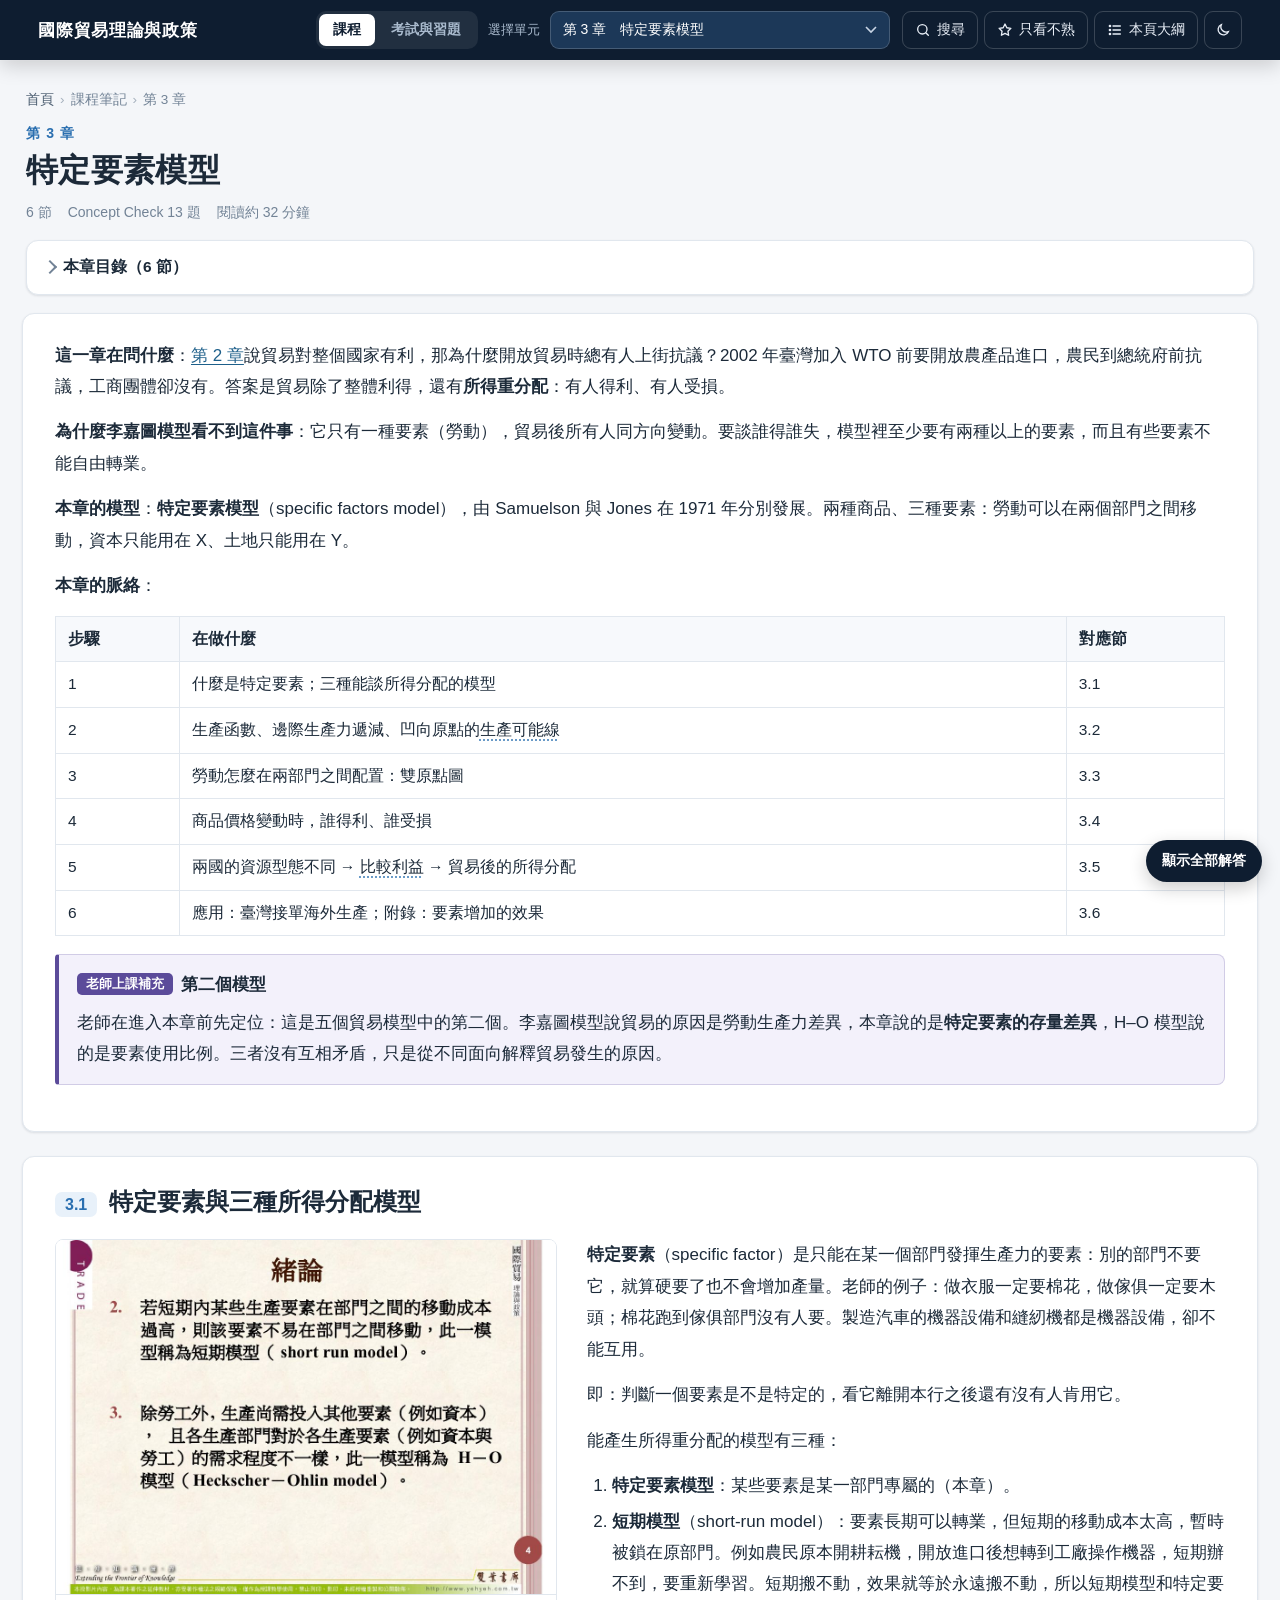
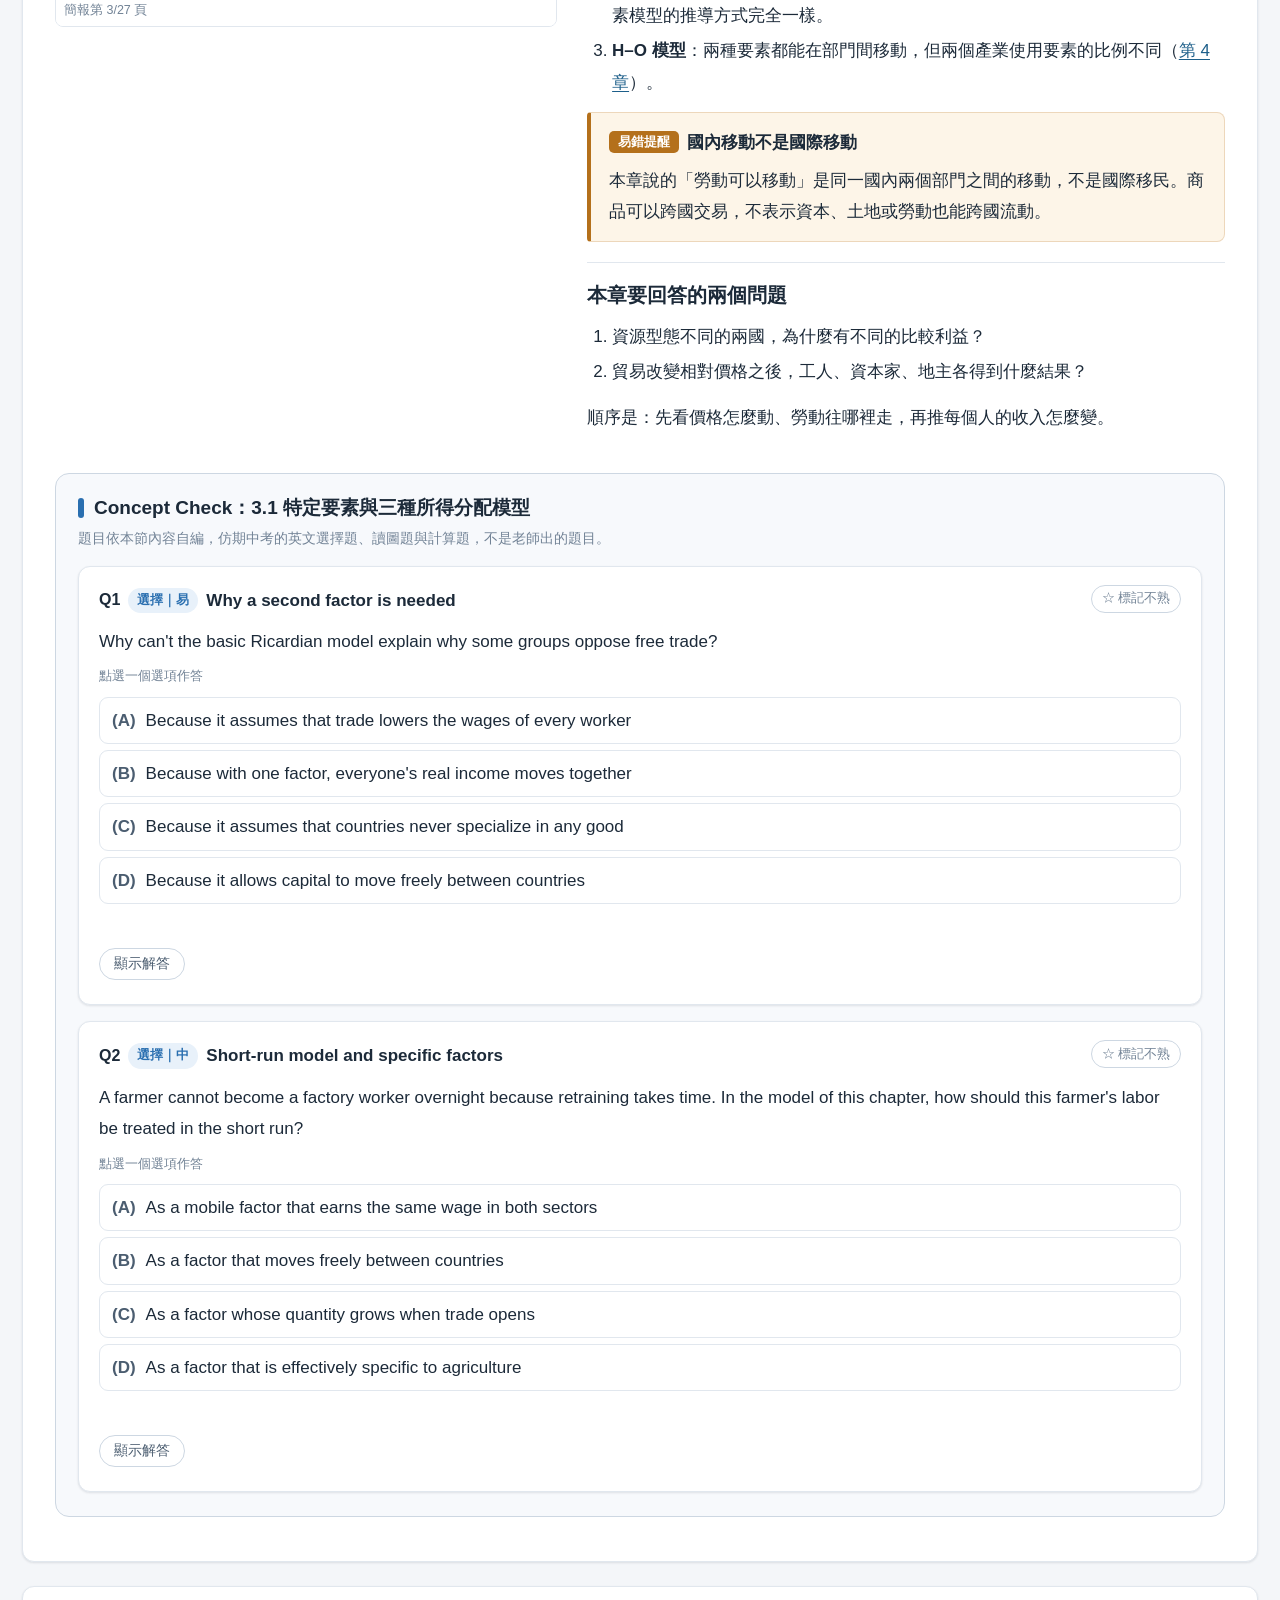
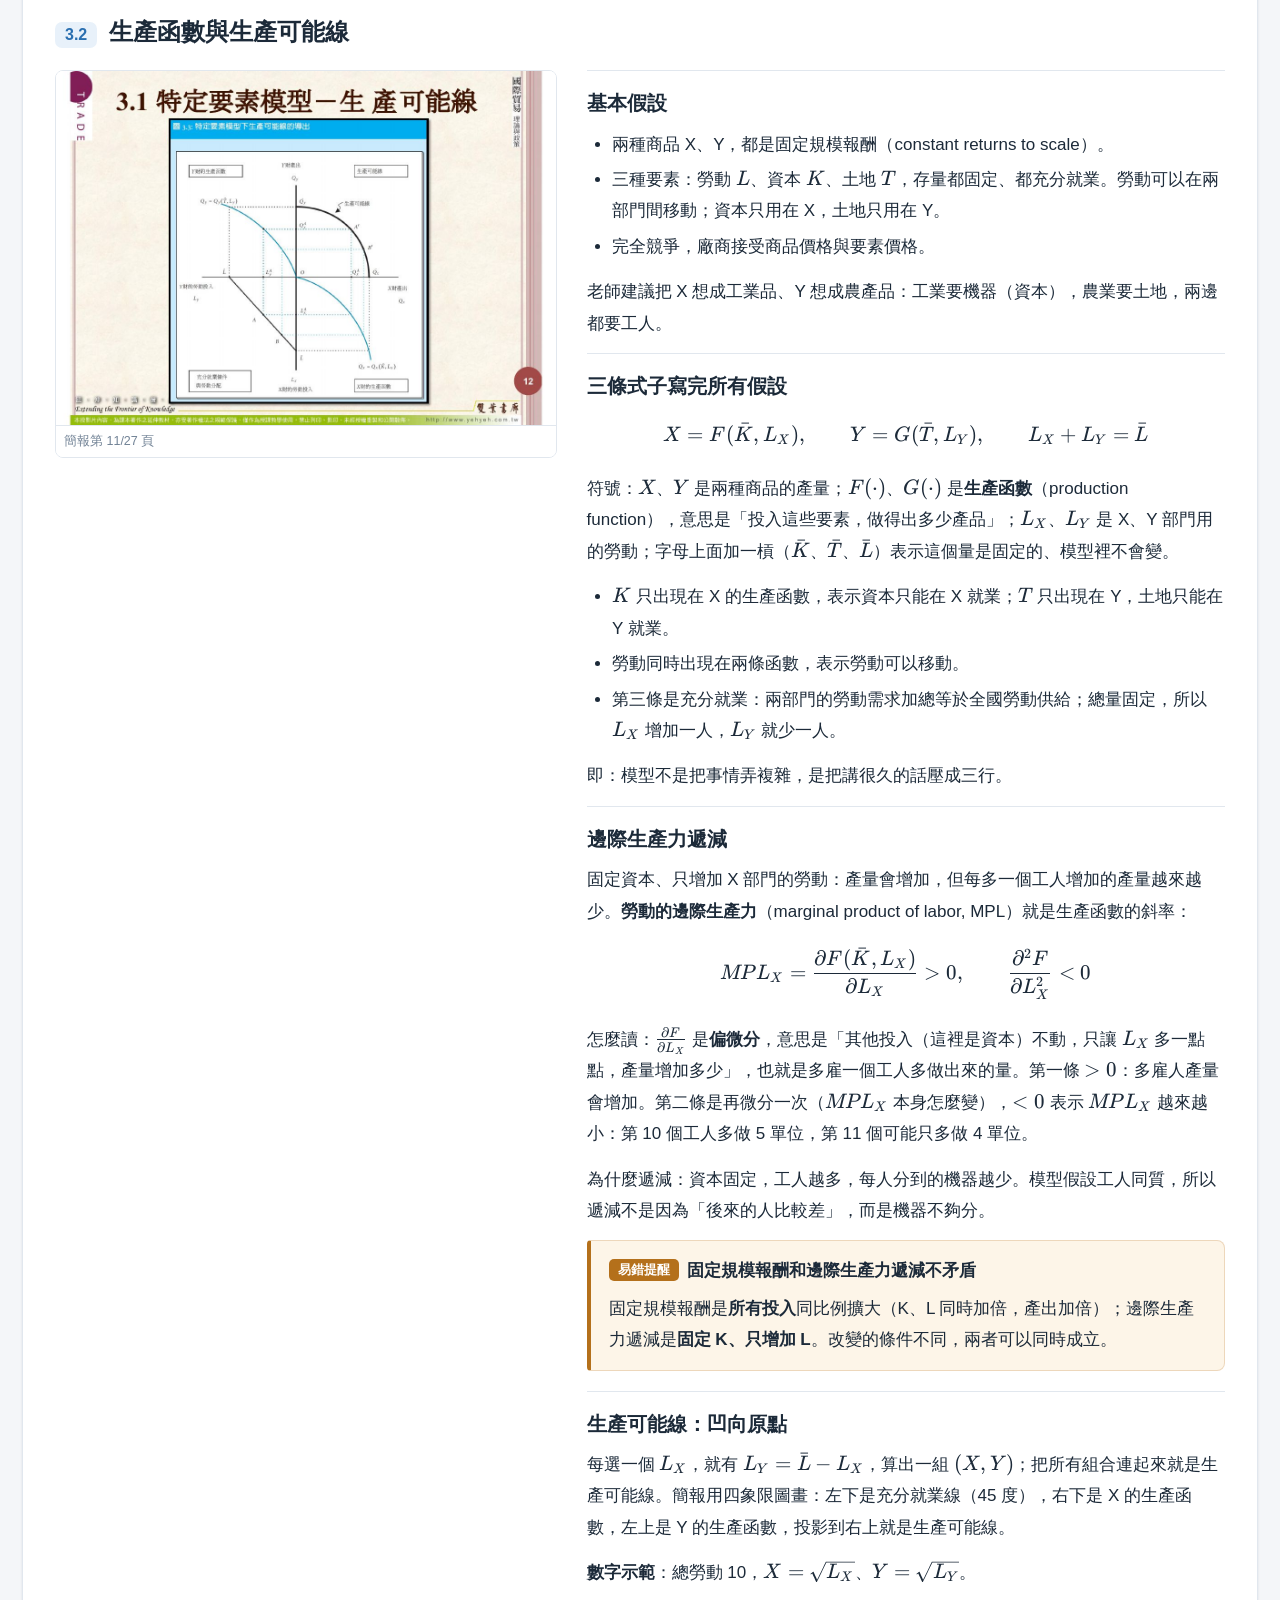
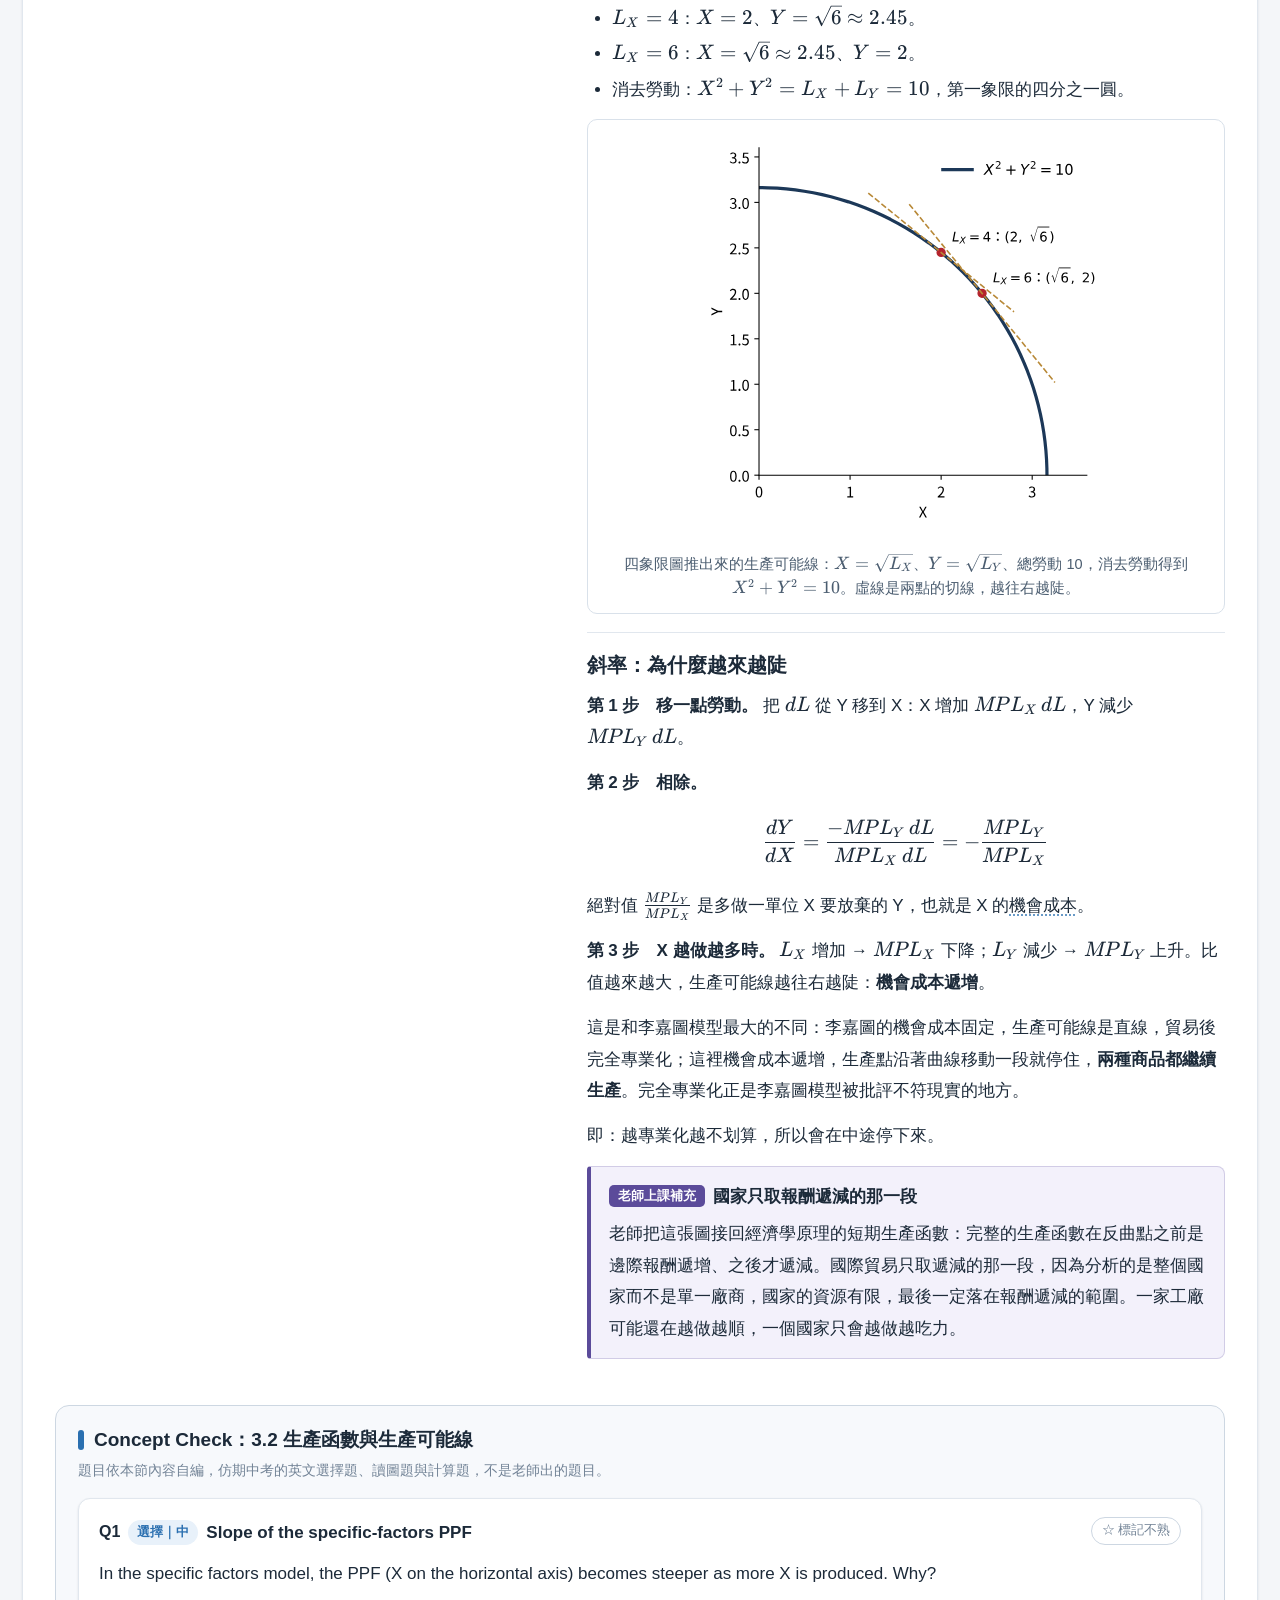
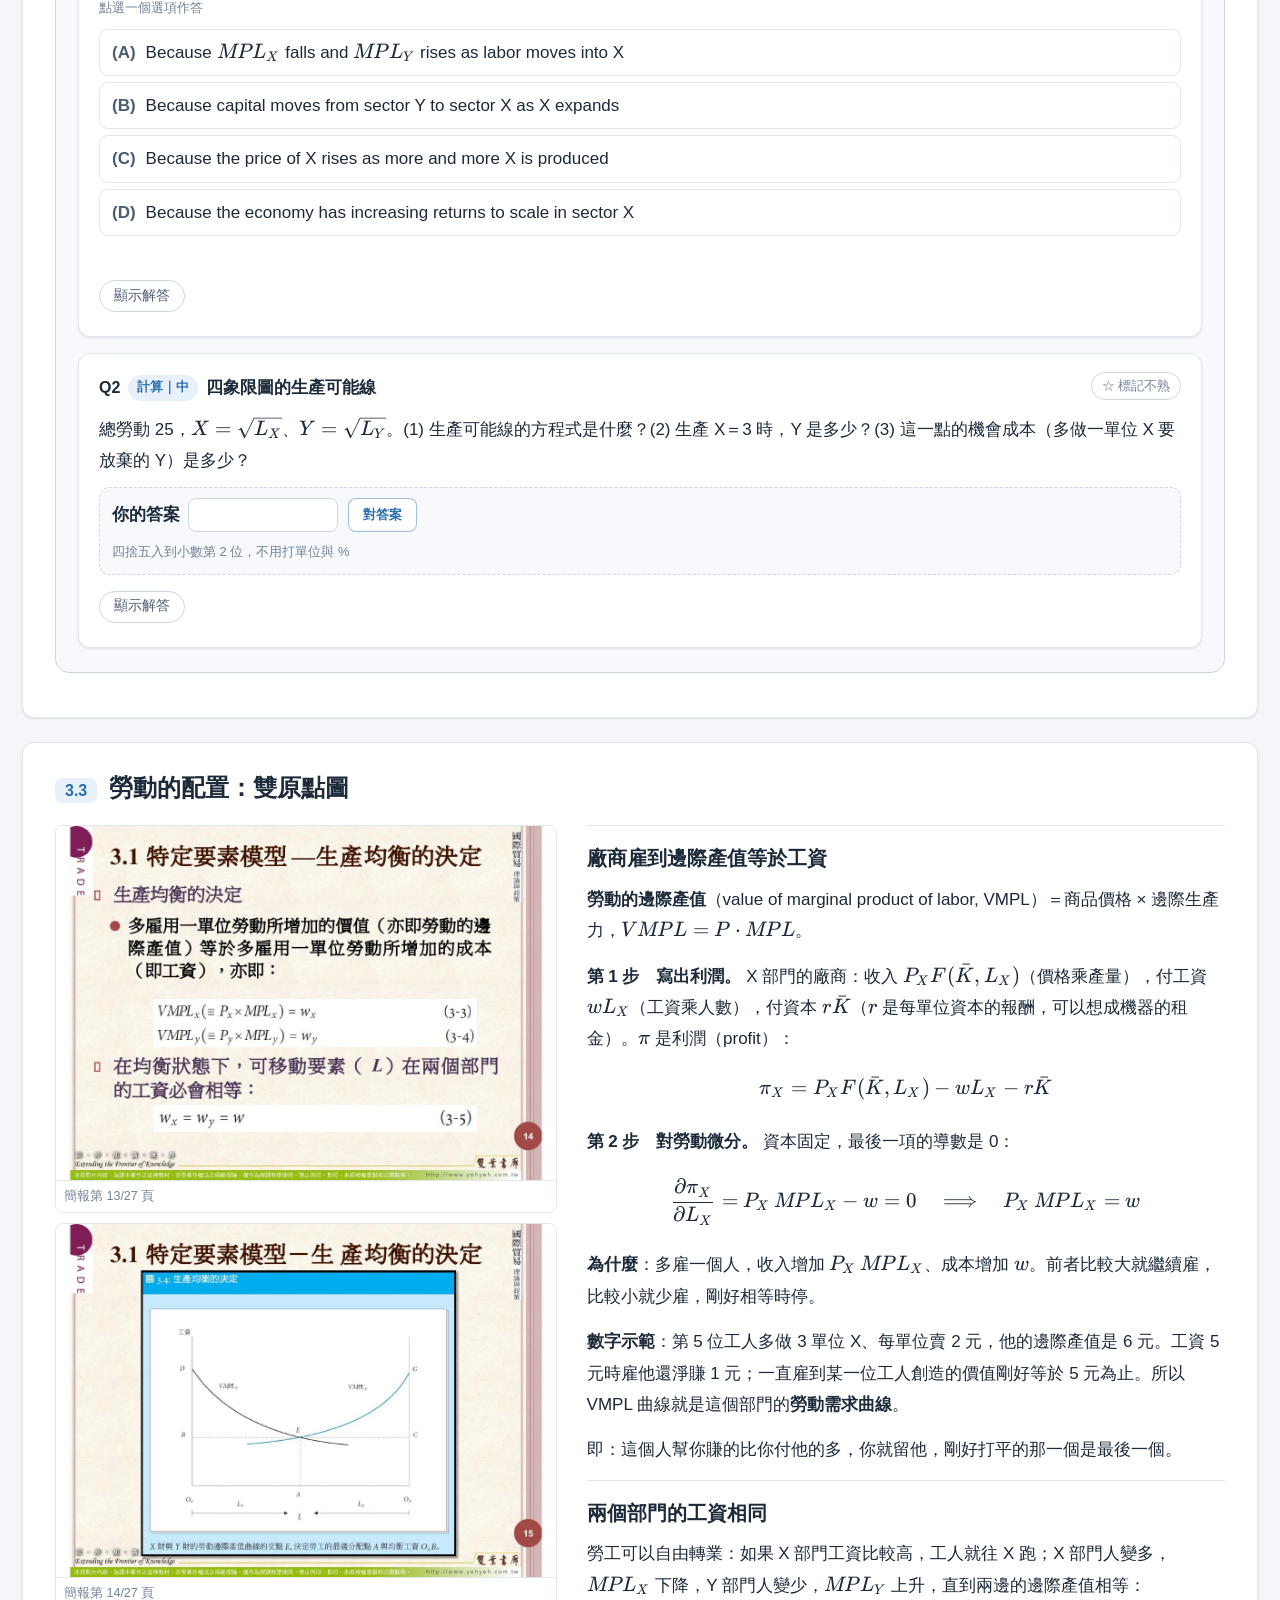
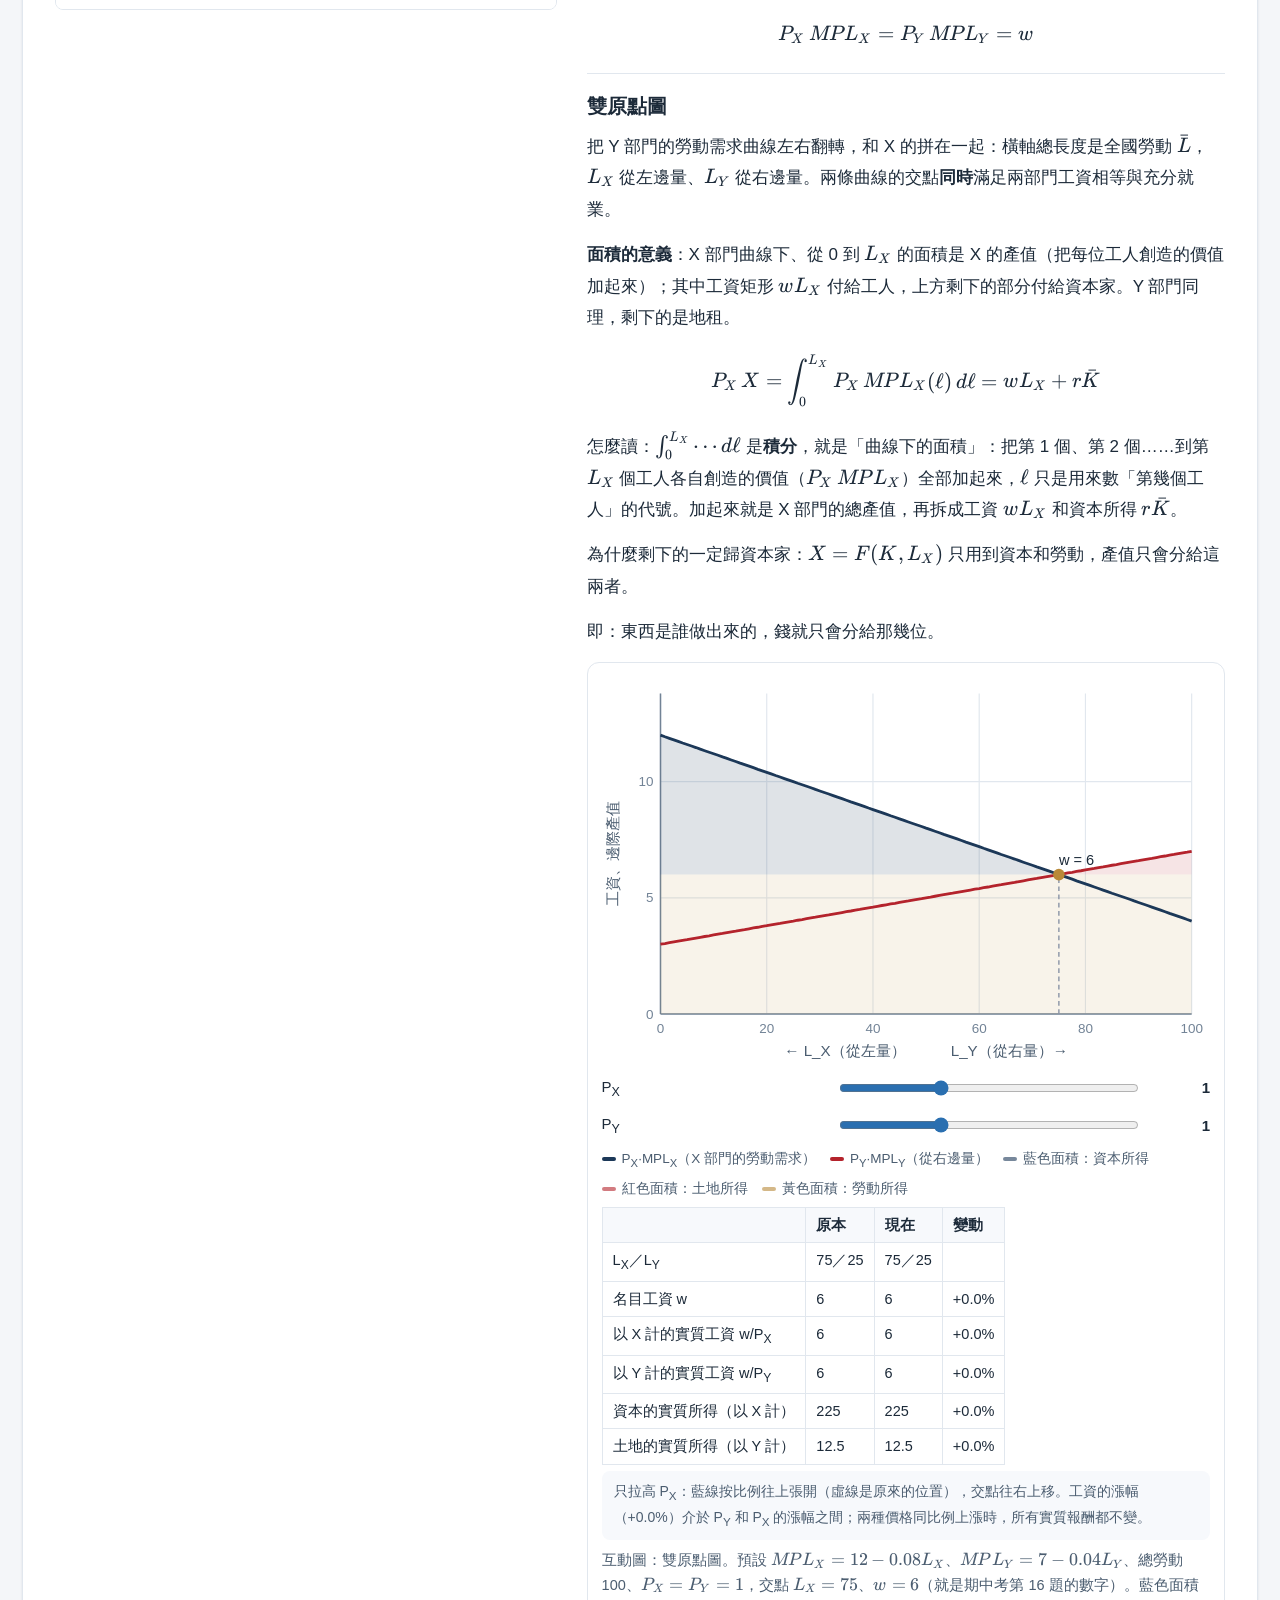
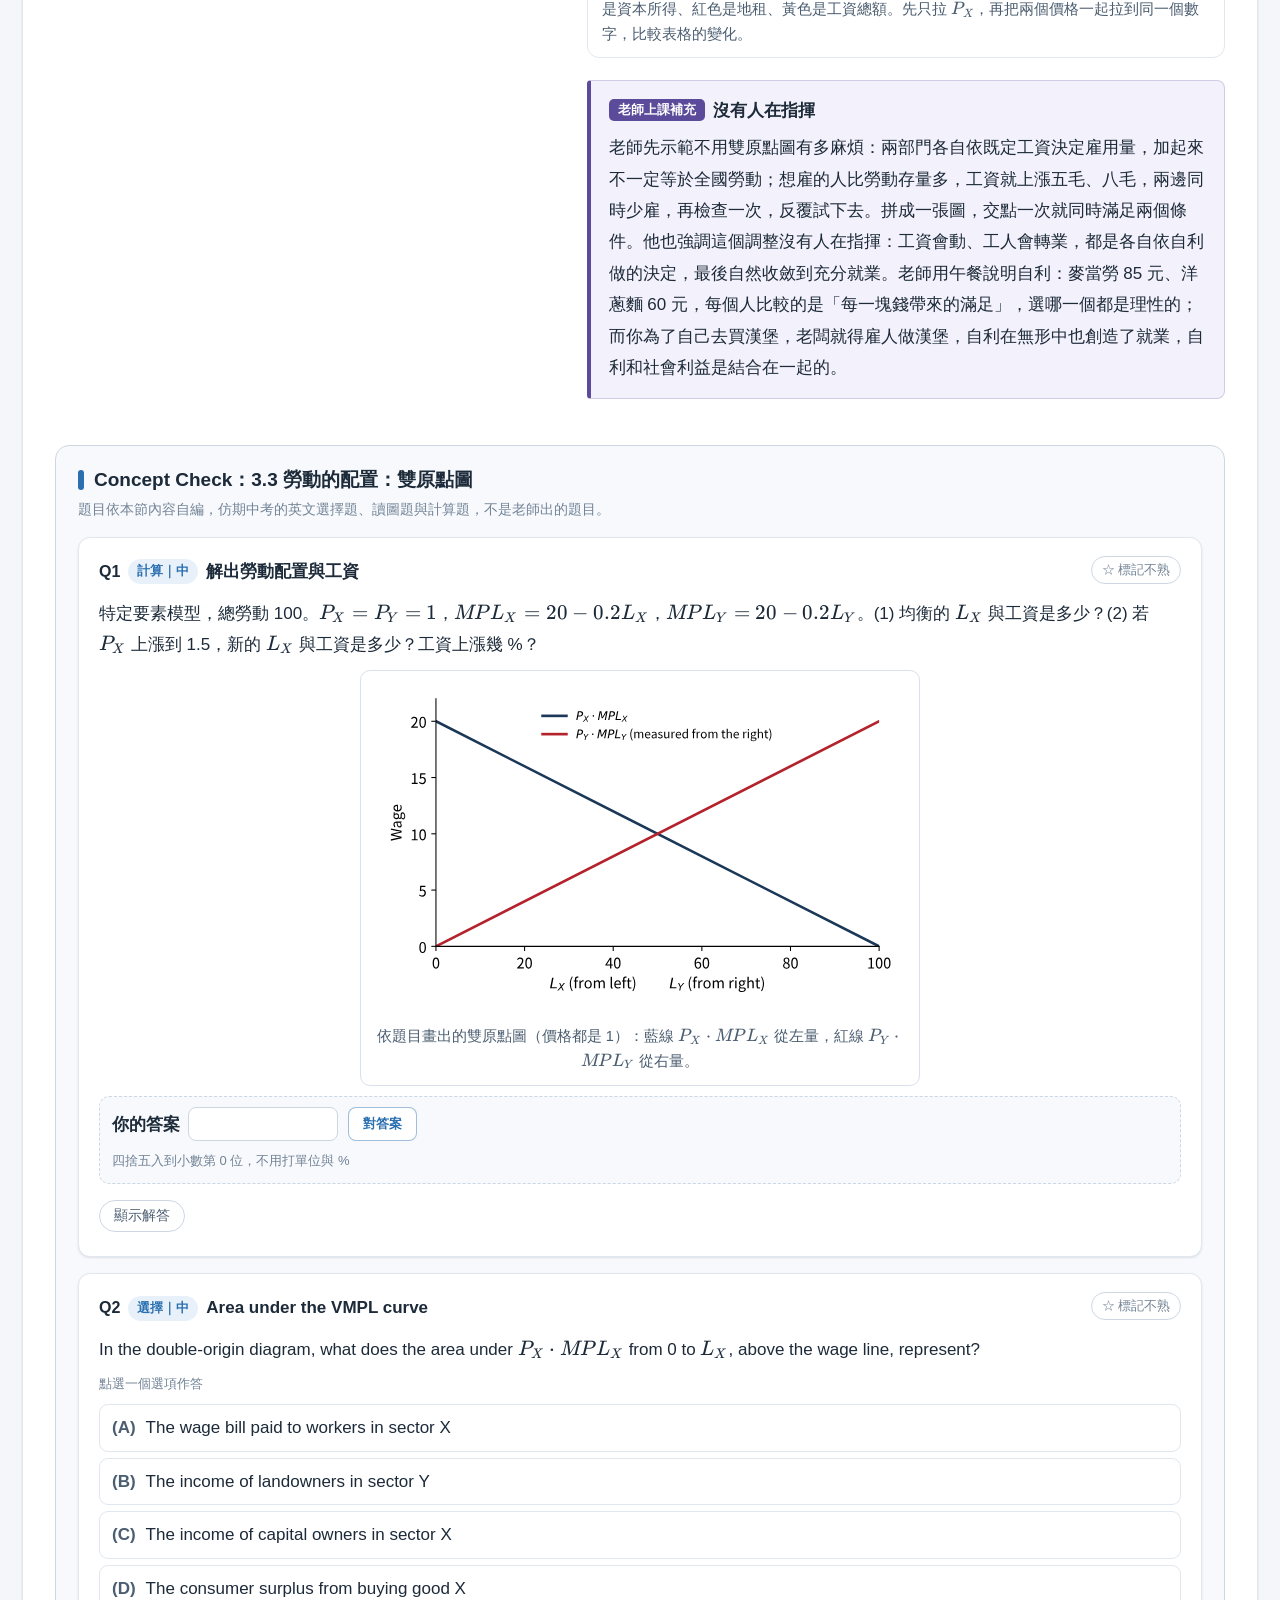
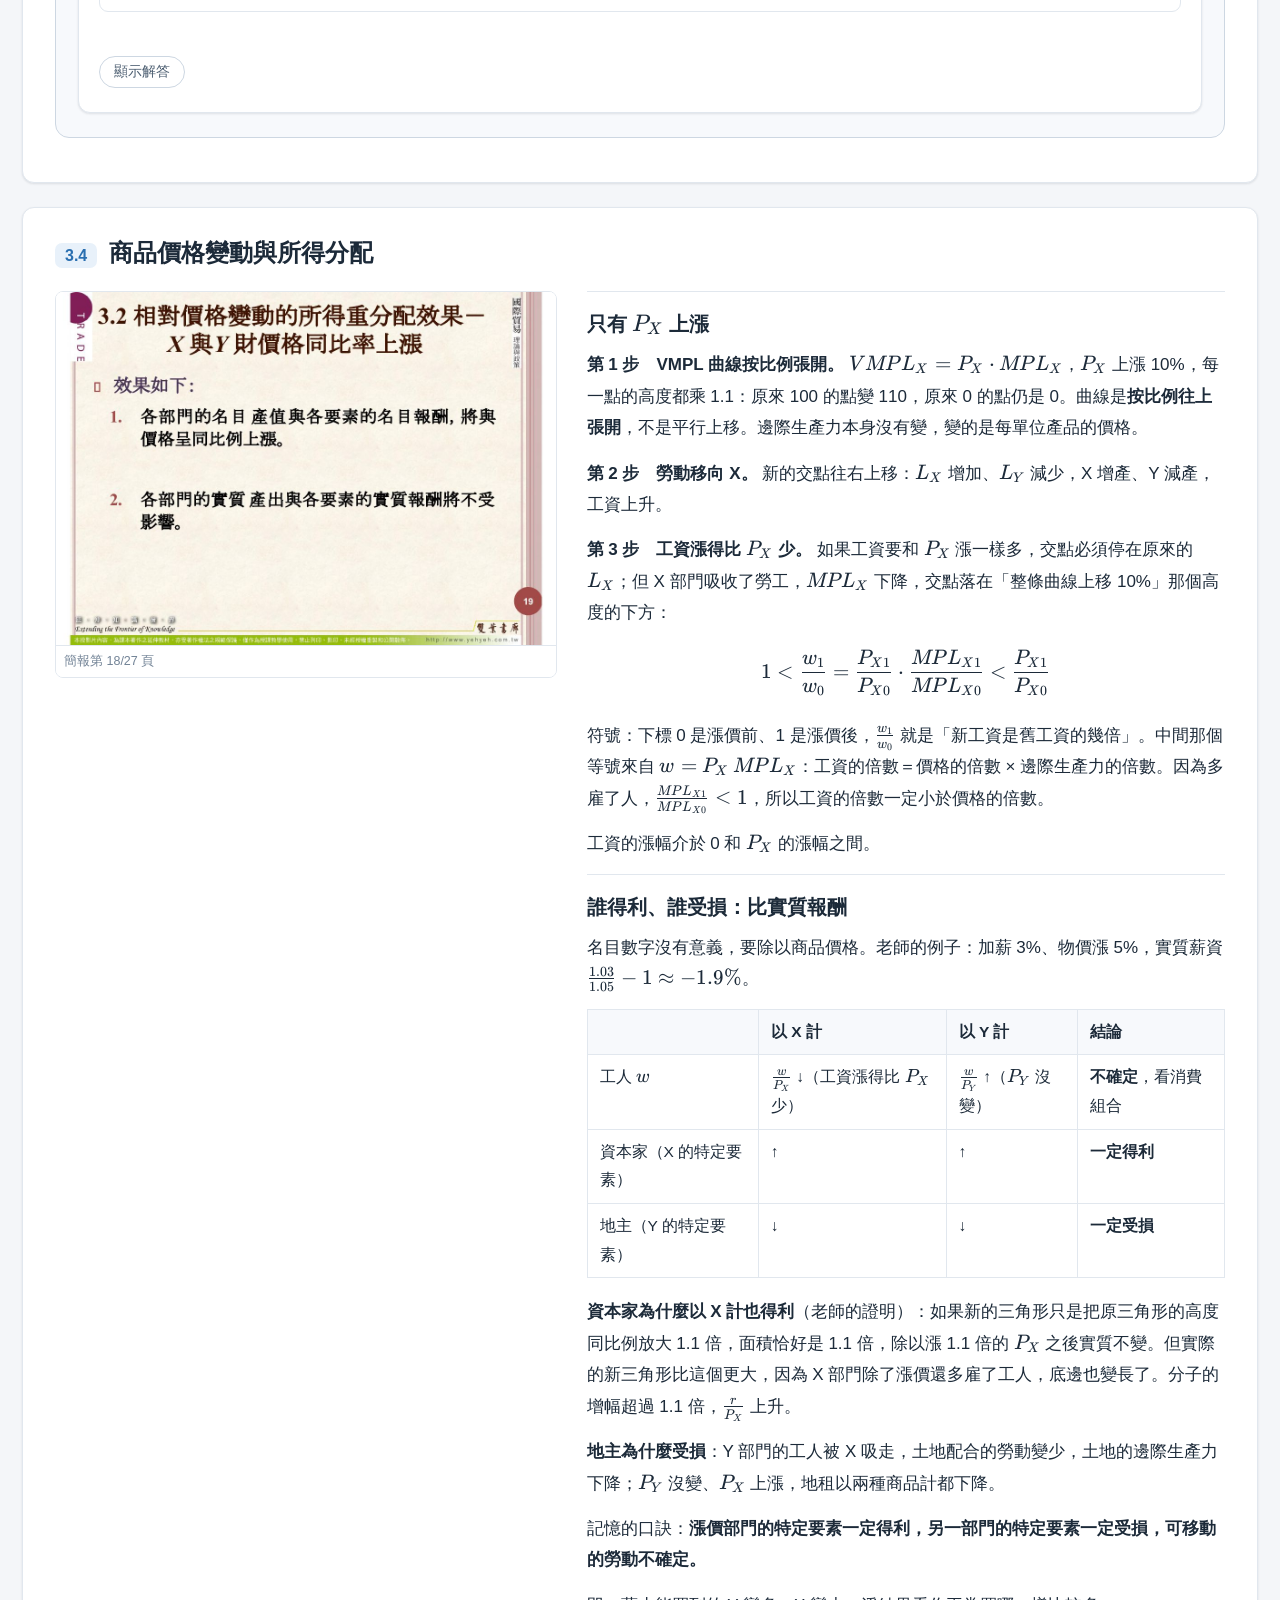
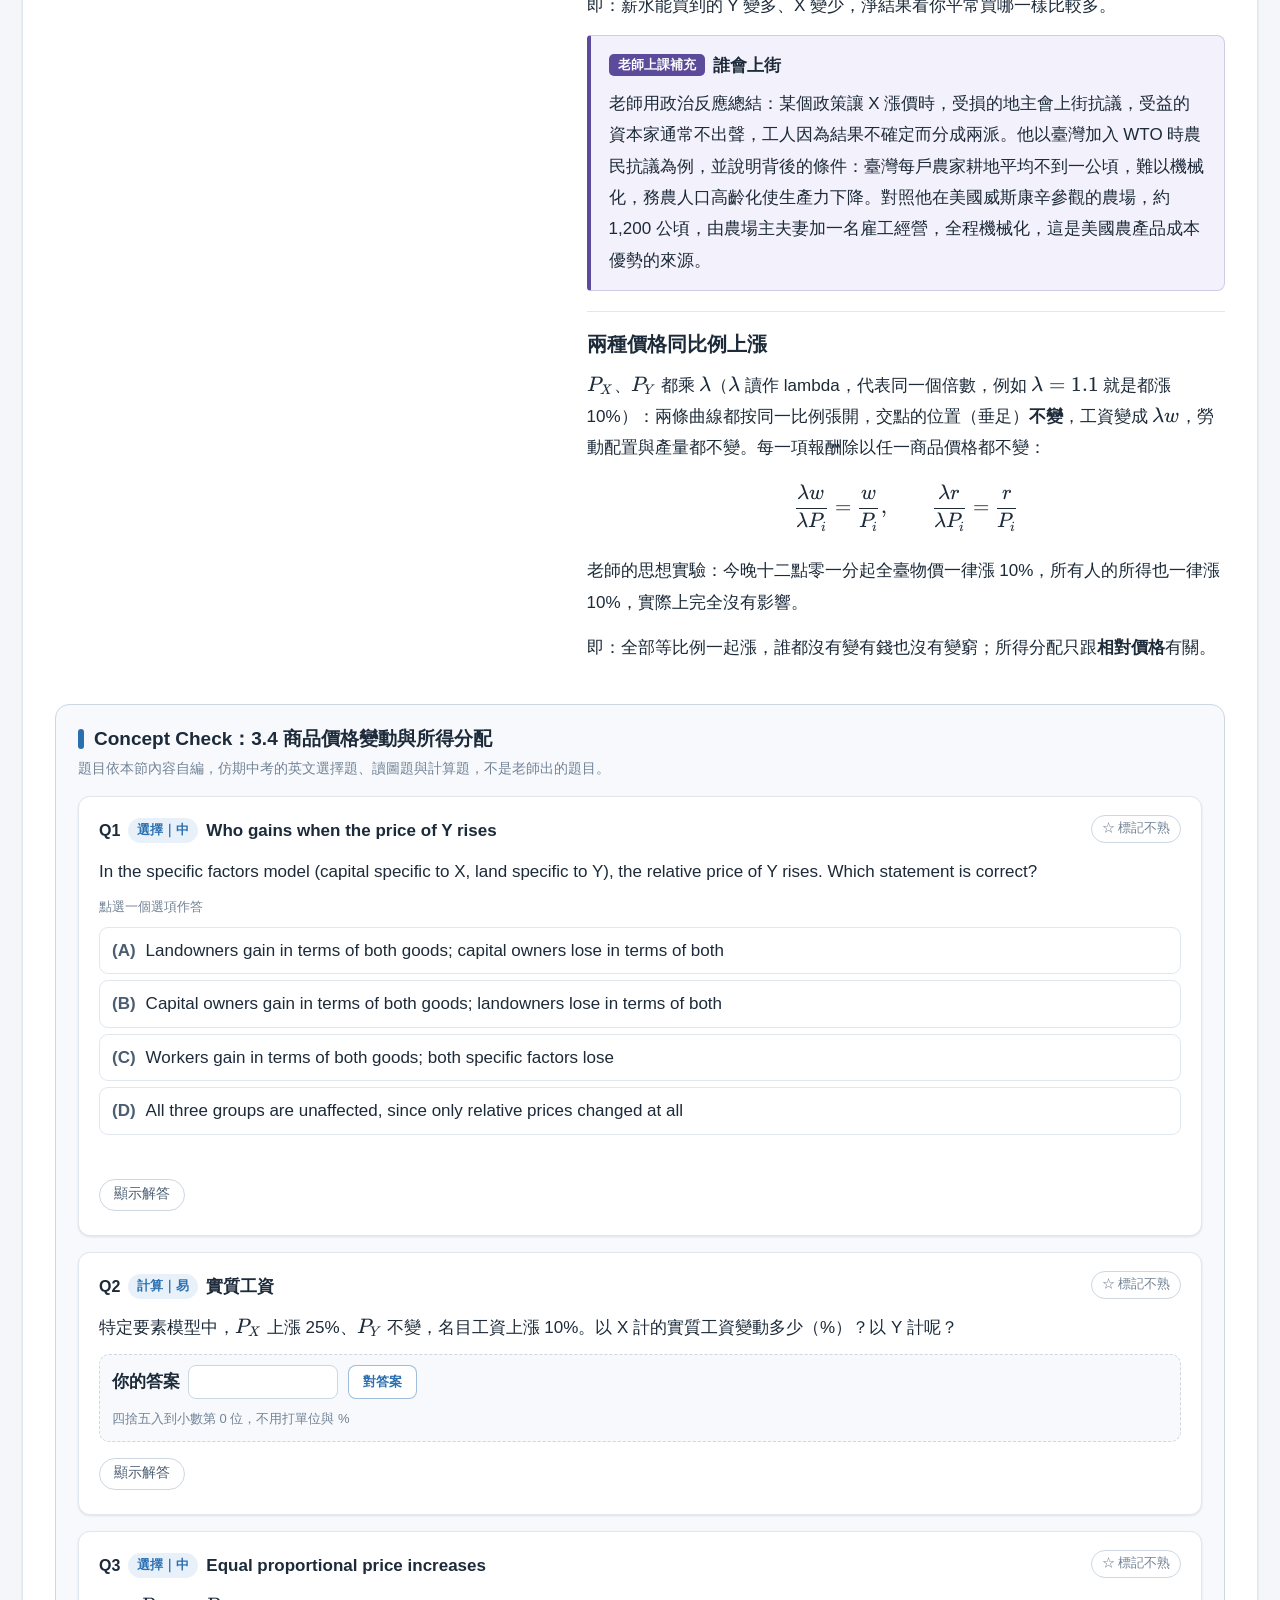
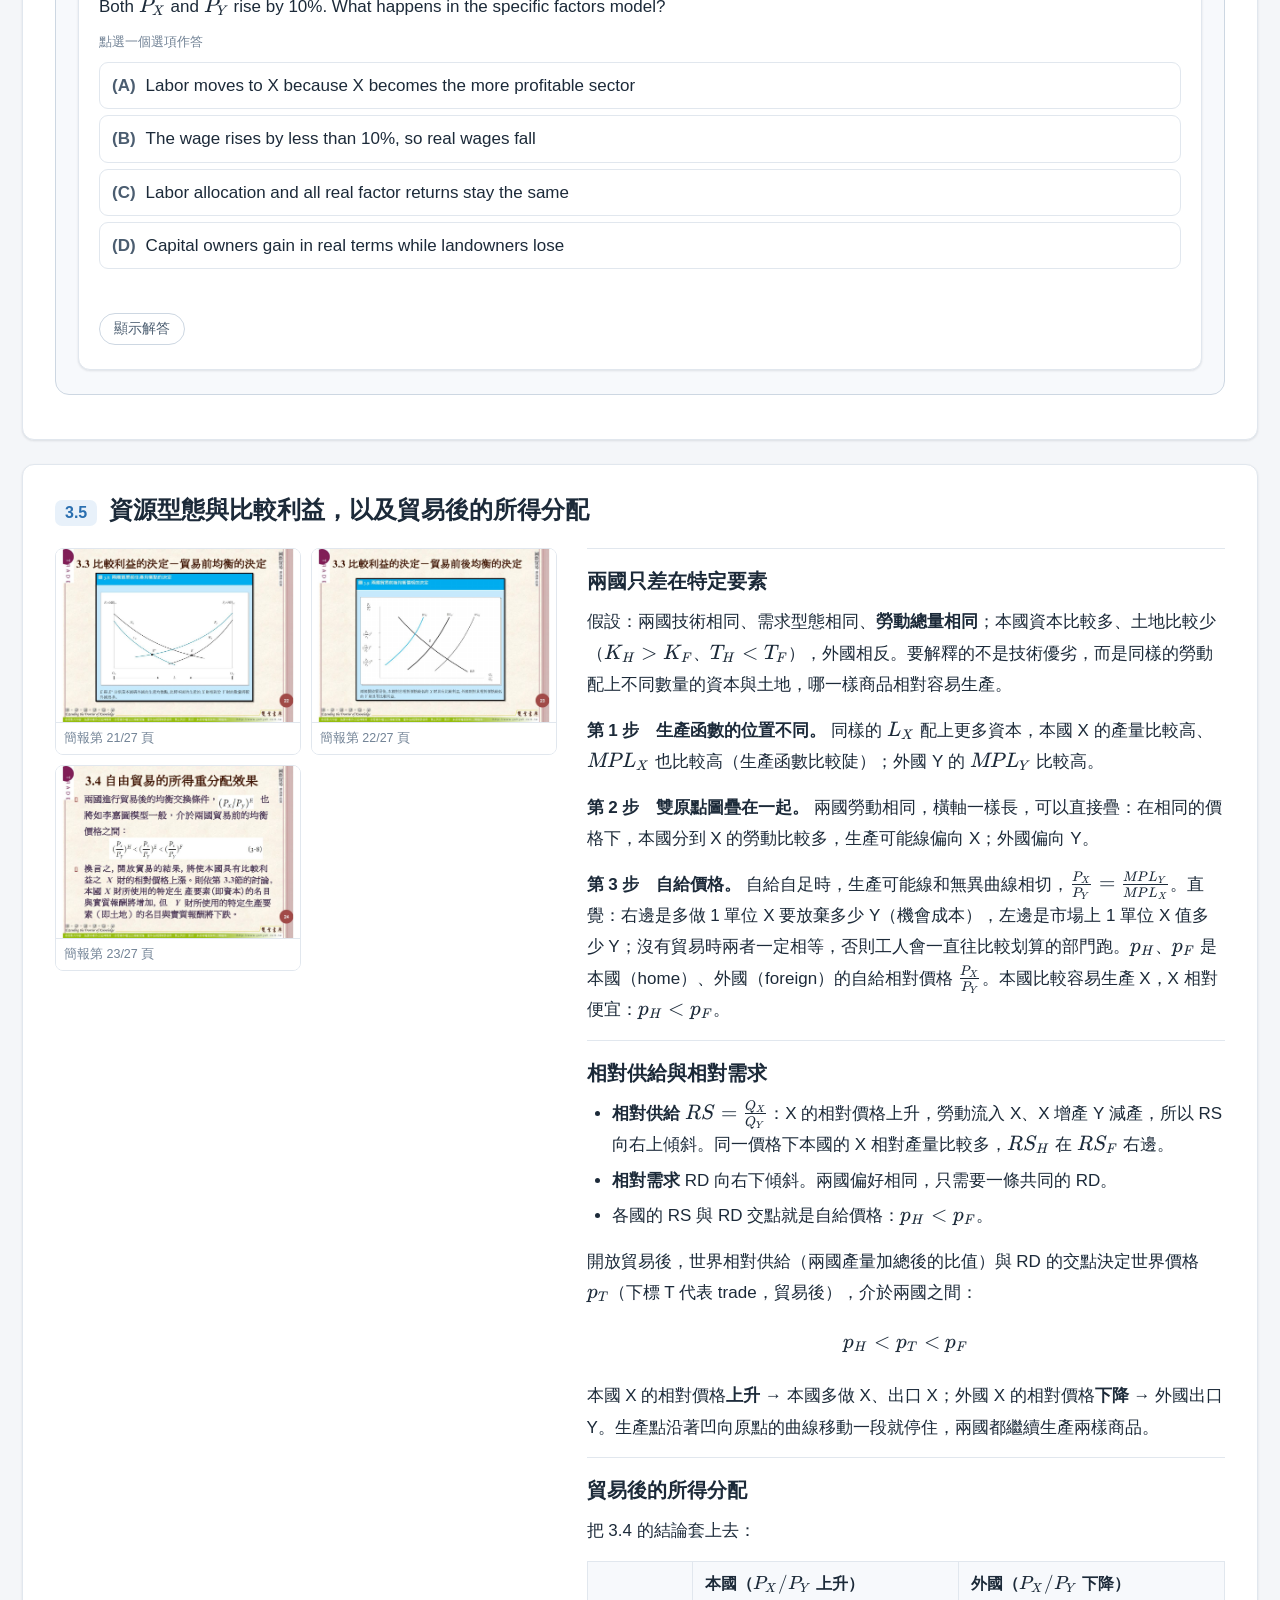
<file: ch03.html>
<!doctype html>
<html lang="zh-Hant"><head><meta charset="utf-8"><meta name="viewport" content="width=device-width,initial-scale=1">
<title>第 3 章 特定要素模型｜國際貿易理論與政策</title>
<meta name="color-scheme" content="light dark">
<script>try{var t=localStorage.getItem('notes:theme')||(window.matchMedia&&matchMedia('(prefers-color-scheme: dark)').matches?'dark':'light');document.documentElement.setAttribute('data-theme',t)}catch(e){}</script>
<link rel="stylesheet" href="assets/katex/katex.min.css">
<link rel="stylesheet" href="assets/style.css?v=524bd23a">
<script defer src="assets/widgets.js?v=26da7ea5"></script>
</head><body class="has-slides" data-page="ch03" data-mode="course" data-course="trade" data-key="trade">
<a class="skip" href="#main">跳到主要內容</a>
<header class="topbar"><a class="brand" href="index.html" aria-label="國際貿易理論與政策｜課程筆記首頁"><span>國際貿易理論與政策</span><span class="sub">｜課程筆記</span></a>
<div class="pickers"><nav class="mode" aria-label="切換課程或考試與習題"><a href="ch01.html" data-mode="course" class=on>課程</a><a href="hw1.html" data-mode="hw">考試與習題</a></nav><label for="unitSelect">選擇單元</label><select id="unitSelect" aria-label="選擇單元"><option value="index.html">首頁：課程介紹與使用說明</option><option value="exam.html">工具：測驗模式</option><option value="notes.html">工具：我的重點與筆記</option><option value="ch01.html">第 1 章　緒論</option><option value="ch02.html">第 2 章　李嘉圖模型</option><option value="ch03.html" selected>第 3 章　特定要素模型</option><option value="ch04.html">第 4 章　要素比例模型（H–O 模型）</option><option value="ch05.html">第 5 章　經濟成長與貿易條件</option><option value="ch06.html">第 6 章　規模經濟、不完全競爭與國際貿易</option><option value="ch08.html">第 8 章　關稅與配額</option></select></div></header>
<main class="wrap" id="main"><nav class="crumbs" aria-label="目前位置"><a href="index.html">首頁</a><span class="sep">›</span><span>課程筆記</span><span class="sep">›</span><span>第 3 章</span></nav><header class="ch-head"><p class=eyebrow>第 3 章</p><h1>特定要素模型</h1><p class="ch-meta"><span>6 節</span><span>Concept Check 13 題</span><span>閱讀約 32 分鐘</span></p><details class="ch-toc"><summary>本章目錄（6 節）</summary><ol><li><a href="#s3-1"><span>3.1</span>特定要素與三種所得分配模型</a></li><li><a href="#s3-2"><span>3.2</span>生產函數與生產可能線</a></li><li><a href="#s3-3"><span>3.3</span>勞動的配置：雙原點圖</a></li><li><a href="#s3-4"><span>3.4</span>商品價格變動與所得分配</a></li><li><a href="#s3-5"><span>3.5</span>資源型態與比較利益，以及貿易後的所得分配</a></li><li><a href="#s3-6"><span>3.6</span>應用：臺灣接單海外生產；附錄：要素增加的效果</a></li></ol></details></header>
<div class="ch-intro"><p><strong>這一章在問什麼</strong>：<a class="xref" href="ch02.html">第 2 章</a>說貿易對整個國家有利，那為什麼開放貿易時總有人上街抗議？2002 年臺灣加入 WTO 前要開放農產品進口，農民到總統府前抗議，工商團體卻沒有。答案是貿易除了整體利得，還有<strong>所得重分配</strong>：有人得利、有人受損。</p>
<p><strong>為什麼李嘉圖模型看不到這件事</strong>：它只有一種要素（勞動），貿易後所有人同方向變動。要談誰得誰失，模型裡至少要有兩種以上的要素，而且有些要素不能自由轉業。</p>
<p><strong>本章的模型</strong>：<strong>特定要素模型</strong>（specific factors model），由 Samuelson 與 Jones 在 1971 年分別發展。兩種商品、三種要素：勞動可以在兩個部門之間移動，資本只能用在 X、土地只能用在 Y。</p>
<p><strong>本章的脈絡</strong>：</p>
<table>
<thead>
<tr>
<th>步驟</th>
<th>在做什麼</th>
<th>對應節</th>
</tr>
</thead>
<tbody>
<tr>
<td>1</td>
<td>什麼是特定要素；三種能談所得分配的模型</td>
<td>3.1</td>
</tr>
<tr>
<td>2</td>
<td>生產函數、邊際生產力遞減、凹向原點的<span class="gl" tabindex="0" role="button" data-g="生產可能線">生產可能線</span></td>
<td>3.2</td>
</tr>
<tr>
<td>3</td>
<td>勞動怎麼在兩部門之間配置：雙原點圖</td>
<td>3.3</td>
</tr>
<tr>
<td>4</td>
<td>商品價格變動時，誰得利、誰受損</td>
<td>3.4</td>
</tr>
<tr>
<td>5</td>
<td>兩國的資源型態不同 → <span class="gl" tabindex="0" role="button" data-g="比較利益">比較利益</span> → 貿易後的所得分配</td>
<td>3.5</td>
</tr>
<tr>
<td>6</td>
<td>應用：臺灣接單海外生產；附錄：要素增加的效果</td>
<td>3.6</td>
</tr>
</tbody>
</table>
<div class="box teacher"><span class="tag">老師上課補充</span><strong class="bt">第二個模型</strong><p>老師在進入本章前先定位：這是五個貿易模型中的第二個。李嘉圖模型說貿易的原因是勞動生產力差異，本章說的是<strong>特定要素的存量差異</strong>，H–O 模型說的是要素使用比例。三者沒有互相矛盾，只是從不同面向解釋貿易發生的原因。</p></div></div><section class="sec has-sl" id="s3-1" data-label="3.1 特定要素與三種所得分配模型"><h2><span class="num">3.1</span>特定要素與三種所得分配模型</h2><div class="sl-rows"><div class="sl-seg"><aside class="sl-view"><div class="sl-stick"><div class="sl-g on" data-g="0" data-n="3"><a class="sl-pg" href="assets/slides/ch03/p-004.jpg" target="_blank" rel="noopener" title="開新分頁看大圖"><img loading="lazy" src="assets/slides/ch03/p-004.jpg" alt="國際貿易CH3.pdf 第 4 頁"><span>簡報第 4/27 頁</span></a><a class="sl-pg" href="assets/slides/ch03/p-005.jpg" target="_blank" rel="noopener" title="開新分頁看大圖"><img loading="lazy" src="assets/slides/ch03/p-005.jpg" alt="國際貿易CH3.pdf 第 5 頁"><span>簡報第 5/27 頁</span></a><a class="sl-pg" href="assets/slides/ch03/p-006.jpg" target="_blank" rel="noopener" title="開新分頁看大圖"><img loading="lazy" src="assets/slides/ch03/p-006.jpg" alt="國際貿易CH3.pdf 第 6 頁"><span>簡報第 6/27 頁</span></a></div><div class="sl-g" data-g="1" data-n="2"><a class="sl-pg" href="assets/slides/ch03/p-001.jpg" target="_blank" rel="noopener" title="開新分頁看大圖"><img loading="lazy" src="assets/slides/ch03/p-001.jpg" alt="國際貿易CH3.pdf 第 1 頁"><span>簡報第 1/27 頁</span></a><a class="sl-pg" href="assets/slides/ch03/p-002.jpg" target="_blank" rel="noopener" title="開新分頁看大圖"><img loading="lazy" src="assets/slides/ch03/p-002.jpg" alt="國際貿易CH3.pdf 第 2 頁"><span>簡報第 2/27 頁</span></a></div><div class="sl-g" data-g="2" data-n="1"><a class="sl-pg" href="assets/slides/ch03/p-003.jpg" target="_blank" rel="noopener" title="開新分頁看大圖"><img loading="lazy" src="assets/slides/ch03/p-003.jpg" alt="國際貿易CH3.pdf 第 3 頁"><span>簡報第 3/27 頁</span></a></div></div></aside><div class="sl-text"><div class="sl-mob" data-n="3"><a class="sl-pg" href="assets/slides/ch03/p-004.jpg" target="_blank" rel="noopener" title="開新分頁看大圖"><img loading="lazy" src="assets/slides/ch03/p-004.jpg" alt="國際貿易CH3.pdf 第 4 頁"><span>簡報第 4/27 頁</span></a><a class="sl-pg" href="assets/slides/ch03/p-005.jpg" target="_blank" rel="noopener" title="開新分頁看大圖"><img loading="lazy" src="assets/slides/ch03/p-005.jpg" alt="國際貿易CH3.pdf 第 5 頁"><span>簡報第 5/27 頁</span></a><a class="sl-pg" href="assets/slides/ch03/p-006.jpg" target="_blank" rel="noopener" title="開新分頁看大圖"><img loading="lazy" src="assets/slides/ch03/p-006.jpg" alt="國際貿易CH3.pdf 第 6 頁"><span>簡報第 6/27 頁</span></a></div><div class="sl-b" data-g="0"><p><strong>特定要素</strong>（specific factor）是只能在某一個部門發揮生產力的要素：別的部門不要它，就算硬要了也不會增加產量。老師的例子：做衣服一定要棉花，做傢俱一定要木頭；棉花跑到傢俱部門沒有人要。製造汽車的機器設備和縫紉機都是機器設備，卻不能互用。</p></div><div class="sl-mob" data-n="2"><a class="sl-pg" href="assets/slides/ch03/p-001.jpg" target="_blank" rel="noopener" title="開新分頁看大圖"><img loading="lazy" src="assets/slides/ch03/p-001.jpg" alt="國際貿易CH3.pdf 第 1 頁"><span>簡報第 1/27 頁</span></a><a class="sl-pg" href="assets/slides/ch03/p-002.jpg" target="_blank" rel="noopener" title="開新分頁看大圖"><img loading="lazy" src="assets/slides/ch03/p-002.jpg" alt="國際貿易CH3.pdf 第 2 頁"><span>簡報第 2/27 頁</span></a></div><div class="sl-b" data-g="1"><p>即：判斷一個要素是不是特定的，看它離開本行之後還有沒有人肯用它。</p></div><div class="sl-b" data-g="1"><p>能產生所得重分配的模型有三種：</p></div><div class="sl-mob" data-n="1"><a class="sl-pg" href="assets/slides/ch03/p-003.jpg" target="_blank" rel="noopener" title="開新分頁看大圖"><img loading="lazy" src="assets/slides/ch03/p-003.jpg" alt="國際貿易CH3.pdf 第 3 頁"><span>簡報第 3/27 頁</span></a></div><div class="sl-b" data-g="2"><ol>
<li><strong>特定要素模型</strong>：某些要素是某一部門專屬的（本章）。</li>
<li><strong>短期模型</strong>（short-run model）：要素長期可以轉業，但短期的移動成本太高，暫時被鎖在原部門。例如農民原本開耕耘機，開放進口後想轉到工廠操作機器，短期辦不到，要重新學習。短期搬不動，效果就等於永遠搬不動，所以短期模型和特定要素模型的推導方式完全一樣。</li>
<li><strong>H–O 模型</strong>：兩種要素都能在部門間移動，但兩個產業使用要素的比例不同（<a class="xref" href="ch04.html">第 4 章</a>）。</li>
</ol></div><div class="sl-b" data-g="2"><div class="box warn"><span class="tag">易錯提醒</span><strong class="bt">國內移動不是國際移動</strong><p>本章說的「勞動可以移動」是同一國內兩個部門之間的移動，不是國際移民。商品可以跨國交易，不表示資本、土地或勞動也能跨國流動。</p></div></div><div class="sl-b" data-g="2"><h3 id="s3-1-1">本章要回答的兩個問題</h3><ol>
<li>資源型態不同的兩國，為什麼有不同的比較利益？</li>
<li>貿易改變相對價格之後，工人、資本家、地主各得到什麼結果？</li>
</ol></div><div class="sl-b" data-g="2"><p>順序是：先看價格怎麼動、勞動往哪裡走，再推每個人的收入怎麼變。</p></div></div></div><section class="cc" id="cc-s3-1"><h3 class="cc-h">Concept Check：3.1 特定要素與三種所得分配模型</h3><p class="cc-note">題目依本節內容自編，仿期中考的英文選擇題、讀圖題與計算題，不是老師出的題目。</p><article class="q" data-key="B" data-label="3.1 特定要素與三種所得分配模型 Q1" id="q-s3-1-1"><div class="q-meta"><h4><a href="#q-s3-1-1">Q1</a></h4><span class="q-kind">選擇｜易</span><span class="q-title">Why a second factor is needed</span></div><div class="q-text"><p>Why can't the basic Ricardian model explain why some groups oppose free trade?</p></div><ol class="opts"><li data-k="A"><b>(A)</b><span>Because it assumes that trade lowers the wages of every worker</span></li><li data-k="B"><b>(B)</b><span>Because with one factor, everyone's real income moves together</span></li><li data-k="C"><b>(C)</b><span>Because it assumes that countries never specialize in any good</span></li><li data-k="D"><b>(D)</b><span>Because it allows capital to move freely between countries</span></li></ol><button aria-expanded="false" class="toggle" type="button">顯示解答</button><div class="sol" hidden=""><div class="zh"><p class="sh">中文題意</p><p>為什麼基本的李嘉圖模型無法解釋某些群體反對自由貿易？</p></div><div class="ans"><strong>答案 (B)</strong><p>Because with one factor, everyone's real income moves together</p></div><div class="why"><p class="sh">解析</p><p>李嘉圖模型只有一種同質勞動，可以無成本轉業。貿易後所有人的處境同方向變動，沒有人受損，自然沒有反對的理由。要解釋所得重分配，至少要有兩種要素，而且有些要素不能自由移動。</p>
<ul>
<li>(A) 錯。李嘉圖模型下工人的實質工資不會下降。</li>
<li>(B) 正確。</li>
<li>(C) 錯。李嘉圖模型的預測正是完全專業化。</li>
<li>(D) 錯。李嘉圖模型沒有資本，也不允許要素跨國移動。</li>
</ul>
<p>即：只有一種人的模型，看不到「有人得、有人失」。</p></div><div class="tip"><p class="sh">易錯提醒</p><ul>
<li>「整體有貿易利得」和「每個人都得利」是兩件事。</li>
</ul></div></div></article><article class="q" data-key="D" data-label="3.1 特定要素與三種所得分配模型 Q2" id="q-s3-1-2"><div class="q-meta"><h4><a href="#q-s3-1-2">Q2</a></h4><span class="q-kind">選擇｜中</span><span class="q-title">Short-run model and specific factors</span></div><div class="q-text"><p>A farmer cannot become a factory worker overnight because retraining takes time. In the model of this chapter, how should this farmer's labor be treated in the short run?</p></div><ol class="opts"><li data-k="A"><b>(A)</b><span>As a mobile factor that earns the same wage in both sectors</span></li><li data-k="B"><b>(B)</b><span>As a factor that moves freely between countries</span></li><li data-k="C"><b>(C)</b><span>As a factor whose quantity grows when trade opens</span></li><li data-k="D"><b>(D)</b><span>As a factor that is effectively specific to agriculture</span></li></ol><button aria-expanded="false" class="toggle" type="button">顯示解答</button><div class="sol" hidden=""><div class="zh"><p class="sh">中文題意</p><p>農民無法一夜之間變成工廠工人，因為重新訓練需要時間。在本章的模型裡，短期應該怎麼看待這位農民的勞動？</p></div><div class="ans"><strong>答案 (D)</strong><p>As a factor that is effectively specific to agriculture</p></div><div class="why"><p class="sh">解析</p><p>短期模型：要素長期可以轉業，但短期移動成本太高，暫時被鎖在原部門。短期搬不動，效果就和特定要素一樣，所以推導方式相同。</p>
<ul>
<li>(A) 錯。短期內他沒辦法換部門，拿不到另一部門的工資。</li>
<li>(B) 錯。和跨國移動無關。</li>
<li>(C) 錯。要素的存量在模型裡是固定的。</li>
<li>(D) 正確。</li>
</ul>
<p>即：短期被鎖在原部門，就是特定要素。</p></div><div class="tip"><p class="sh">易錯提醒</p><ul>
<li>短期模型和特定要素模型的差別只在「時間長短」的說法，推導完全一樣。</li>
</ul></div></div></article></section></div></section><section class="sec has-sl" id="s3-2" data-label="3.2 生產函數與生產可能線"><h2><span class="num">3.2</span>生產函數與生產可能線</h2><div class="sl-rows"><div class="sl-seg"><aside class="sl-view"><div class="sl-stick"><div class="sl-g on" data-g="0" data-n="1"><a class="sl-pg" href="assets/slides/ch03/p-012.jpg" target="_blank" rel="noopener" title="開新分頁看大圖"><img loading="lazy" src="assets/slides/ch03/p-012.jpg" alt="國際貿易CH3.pdf 第 12 頁"><span>簡報第 12/27 頁</span></a></div><div class="sl-g" data-g="1" data-n="1"><a class="sl-pg" href="assets/slides/ch03/p-010.jpg" target="_blank" rel="noopener" title="開新分頁看大圖"><img loading="lazy" src="assets/slides/ch03/p-010.jpg" alt="國際貿易CH3.pdf 第 10 頁"><span>簡報第 10/27 頁</span></a></div><div class="sl-g" data-g="2" data-n="1"><a class="sl-pg" href="assets/slides/ch03/p-007.jpg" target="_blank" rel="noopener" title="開新分頁看大圖"><img loading="lazy" src="assets/slides/ch03/p-007.jpg" alt="國際貿易CH3.pdf 第 7 頁"><span>簡報第 7/27 頁</span></a></div><div class="sl-g" data-g="3" data-n="1"><a class="sl-pg" href="assets/slides/ch03/p-009.jpg" target="_blank" rel="noopener" title="開新分頁看大圖"><img loading="lazy" src="assets/slides/ch03/p-009.jpg" alt="國際貿易CH3.pdf 第 9 頁"><span>簡報第 9/27 頁</span></a></div><div class="sl-g" data-g="4" data-n="1"><a class="sl-pg" href="assets/slides/ch03/p-010.jpg" target="_blank" rel="noopener" title="開新分頁看大圖"><img loading="lazy" src="assets/slides/ch03/p-010.jpg" alt="國際貿易CH3.pdf 第 10 頁"><span>簡報第 10/27 頁</span></a></div><div class="sl-g" data-g="5" data-n="1"><a class="sl-pg" href="assets/slides/ch03/p-011.jpg" target="_blank" rel="noopener" title="開新分頁看大圖"><img loading="lazy" src="assets/slides/ch03/p-011.jpg" alt="國際貿易CH3.pdf 第 11 頁"><span>簡報第 11/27 頁</span></a></div><div class="sl-g" data-g="6" data-n="1"><a class="sl-pg" href="assets/slides/ch03/p-008.jpg" target="_blank" rel="noopener" title="開新分頁看大圖"><img loading="lazy" src="assets/slides/ch03/p-008.jpg" alt="國際貿易CH3.pdf 第 8 頁"><span>簡報第 8/27 頁</span></a></div></div></aside><div class="sl-text"><div class="sl-mob" data-n="1"><a class="sl-pg" href="assets/slides/ch03/p-012.jpg" target="_blank" rel="noopener" title="開新分頁看大圖"><img loading="lazy" src="assets/slides/ch03/p-012.jpg" alt="國際貿易CH3.pdf 第 12 頁"><span>簡報第 12/27 頁</span></a></div><div class="sl-b" data-g="0"><h3 id="s3-2-1">基本假設</h3><ul>
<li>兩種商品 X、Y，都是固定規模報酬（constant returns to scale）。</li>
<li>三種要素：勞動 \(L\)、資本 \(K\)、土地 \(T\)，存量都固定、都充分就業。勞動可以在兩部門間移動；資本只用在 X，土地只用在 Y。</li>
<li>完全競爭，廠商接受商品價格與要素價格。</li>
</ul></div><div class="sl-b" data-g="0"><p>老師建議把 X 想成工業品、Y 想成農產品：工業要機器（資本），農業要土地，兩邊都要工人。</p></div><div class="sl-b" data-g="0"><h3 id="s3-2-2">三條式子寫完所有假設</h3>
\[X=F(\bar K,L_X),\qquad Y=G(\bar T,L_Y),\qquad L_X+L_Y=\bar L\]
</div><div class="sl-mob" data-n="1"><a class="sl-pg" href="assets/slides/ch03/p-010.jpg" target="_blank" rel="noopener" title="開新分頁看大圖"><img loading="lazy" src="assets/slides/ch03/p-010.jpg" alt="國際貿易CH3.pdf 第 10 頁"><span>簡報第 10/27 頁</span></a></div><div class="sl-b" data-g="1"><p>符號：\(X\)、\(Y\) 是兩種商品的產量；\(F(\cdot)\)、\(G(\cdot)\) 是<strong>生產函數</strong>（production function），意思是「投入這些要素，做得出多少產品」；\(L_X\)、\(L_Y\) 是 X、Y 部門用的勞動；字母上面加一槓（\(\bar K\)、\(\bar T\)、\(\bar L\)）表示這個量是固定的、模型裡不會變。</p></div><div class="sl-mob" data-n="1"><a class="sl-pg" href="assets/slides/ch03/p-007.jpg" target="_blank" rel="noopener" title="開新分頁看大圖"><img loading="lazy" src="assets/slides/ch03/p-007.jpg" alt="國際貿易CH3.pdf 第 7 頁"><span>簡報第 7/27 頁</span></a></div><div class="sl-b" data-g="2"><ul>
<li>\(K\) 只出現在 X 的生產函數，表示資本只能在 X 就業；\(T\) 只出現在 Y，土地只能在 Y 就業。</li>
<li>勞動同時出現在兩條函數，表示勞動可以移動。</li>
<li>第三條是充分就業：兩部門的勞動需求加總等於全國勞動供給；總量固定，所以 \(L_X\) 增加一人，\(L_Y\) 就少一人。</li>
</ul></div><div class="sl-b" data-g="2"><p>即：模型不是把事情弄複雜，是把講很久的話壓成三行。</p></div><div class="sl-mob" data-n="1"><a class="sl-pg" href="assets/slides/ch03/p-009.jpg" target="_blank" rel="noopener" title="開新分頁看大圖"><img loading="lazy" src="assets/slides/ch03/p-009.jpg" alt="國際貿易CH3.pdf 第 9 頁"><span>簡報第 9/27 頁</span></a></div><div class="sl-b" data-g="3"><h3 id="s3-2-3">邊際生產力遞減</h3><p>固定資本、只增加 X 部門的勞動：產量會增加，但每多一個工人增加的產量越來越少。<strong>勞動的邊際生產力</strong>（marginal product of labor, MPL）就是生產函數的斜率：</p></div><div class="sl-b" data-g="3">
\[MPL_X=\frac{\partial F(\bar K,L_X)}{\partial L_X}>0,\qquad \frac{\partial^2F}{\partial L_X^2}<0\]
</div><div class="sl-b" data-g="3"><p>怎麼讀：\(\frac{\partial F}{\partial L_X}\) 是<strong>偏微分</strong>，意思是「其他投入（這裡是資本）不動，只讓 \(L_X\) 多一點點，產量增加多少」，也就是多雇一個工人多做出來的量。第一條 \(&gt;0\)：多雇人產量會增加。第二條是再微分一次（\(MPL_X\) 本身怎麼變），\(&lt;0\) 表示 \(MPL_X\) 越來越小：第 10 個工人多做 5 單位，第 11 個可能只多做 4 單位。</p></div><div class="sl-b" data-g="3"><p>為什麼遞減：資本固定，工人越多，每人分到的機器越少。模型假設工人同質，所以遞減不是因為「後來的人比較差」，而是機器不夠分。</p></div><div class="sl-b" data-g="3"><div class="box warn"><span class="tag">易錯提醒</span><strong class="bt">固定規模報酬和邊際生產力遞減不矛盾</strong><p>固定規模報酬是<strong>所有投入</strong>同比例擴大（K、L 同時加倍，產出加倍）；邊際生產力遞減是<strong>固定 K、只增加 L</strong>。改變的條件不同，兩者可以同時成立。</p></div></div><div class="sl-mob" data-n="1"><a class="sl-pg" href="assets/slides/ch03/p-010.jpg" target="_blank" rel="noopener" title="開新分頁看大圖"><img loading="lazy" src="assets/slides/ch03/p-010.jpg" alt="國際貿易CH3.pdf 第 10 頁"><span>簡報第 10/27 頁</span></a></div><div class="sl-b" data-g="4"><h3 id="s3-2-4">生產可能線：凹向原點</h3><p>每選一個 \(L_X\)，就有 \(L_Y=\bar L-L_X\)，算出一組 \((X,Y)\)；把所有組合連起來就是生產可能線。簡報用四象限圖畫：左下是充分就業線（45 度），右下是 X 的生產函數，左上是 Y 的生產函數，投影到右上就是生產可能線。</p></div><div class="sl-b" data-g="4"><p><strong>數字示範</strong>：總勞動 10，\(X=\sqrt{L_X}\)、\(Y=\sqrt{L_Y}\)。</p></div><div class="sl-b" data-g="4"><ul>
<li>\(L_X=4\)：\(X=2\)、\(Y=\sqrt{6}\approx2.45\)。</li>
<li>\(L_X=6\)：\(X=\sqrt6\approx2.45\)、\(Y=2\)。</li>
<li>消去勞動：\(X^2+Y^2=L_X+L_Y=10\)，第一象限的四分之一圓。</li>
</ul></div><div class="sl-mob" data-n="1"><a class="sl-pg" href="assets/slides/ch03/p-011.jpg" target="_blank" rel="noopener" title="開新分頁看大圖"><img loading="lazy" src="assets/slides/ch03/p-011.jpg" alt="國際貿易CH3.pdf 第 11 頁"><span>簡報第 11/27 頁</span></a></div><div class="sl-b" data-g="5"><figure class="rfig"><a href="assets/fig/ch03-ppf.svg" target="_blank"><img alt="四象限圖推出來的生產可能線：X=\sqrt{L_X}、Y=\sqrt{L_Y}、總勞動 10，消去勞動得到 X^2+Y^2=10。虛線是兩點的切線，越往右越陡。" loading="lazy" src="assets/fig/ch03-ppf.svg"/></a><figcaption>四象限圖推出來的生產可能線：\(X=\sqrt{L_X}\)、\(Y=\sqrt{L_Y}\)、總勞動 10，消去勞動得到 \(X^2+Y^2=10\)。虛線是兩點的切線，越往右越陡。</figcaption></figure></div><div class="sl-b" data-g="5"><h3 id="s3-2-5">斜率：為什麼越來越陡</h3><p><strong>第 1 步　移一點勞動。</strong> 把 \(dL\) 從 Y 移到 X：X 增加 \(MPL_X\,dL\)，Y 減少 \(MPL_Y\,dL\)。</p></div><div class="sl-b" data-g="5"><p><strong>第 2 步　相除。</strong></p></div><div class="sl-b" data-g="5">
\[\frac{dY}{dX}=\frac{-MPL_Y\,dL}{MPL_X\,dL}=-\frac{MPL_Y}{MPL_X}\]
</div><div class="sl-b" data-g="5"><p>絕對值 \(\frac{MPL_Y}{MPL_X}\) 是多做一單位 X 要放棄的 Y，也就是 X 的<span class="gl" tabindex="0" role="button" data-g="機會成本">機會成本</span>。</p></div><div class="sl-b" data-g="5"><p><strong>第 3 步　X 越做越多時。</strong> \(L_X\) 增加 → \(MPL_X\) 下降；\(L_Y\) 減少 → \(MPL_Y\) 上升。比值越來越大，生產可能線越往右越陡：<strong>機會成本遞增</strong>。</p></div><div class="sl-b" data-g="5"><p>這是和李嘉圖模型最大的不同：李嘉圖的機會成本固定，生產可能線是直線，貿易後完全專業化；這裡機會成本遞增，生產點沿著曲線移動一段就停住，<strong>兩種商品都繼續生產</strong>。完全專業化正是李嘉圖模型被批評不符現實的地方。</p></div><div class="sl-b" data-g="5"><p>即：越專業化越不划算，所以會在中途停下來。</p></div><div class="sl-mob" data-n="1"><a class="sl-pg" href="assets/slides/ch03/p-008.jpg" target="_blank" rel="noopener" title="開新分頁看大圖"><img loading="lazy" src="assets/slides/ch03/p-008.jpg" alt="國際貿易CH3.pdf 第 8 頁"><span>簡報第 8/27 頁</span></a></div><div class="sl-b" data-g="6"><div class="box teacher"><span class="tag">老師上課補充</span><strong class="bt">國家只取報酬遞減的那一段</strong><p>老師把這張圖接回經濟學原理的短期生產函數：完整的生產函數在反曲點之前是邊際報酬遞增、之後才遞減。國際貿易只取遞減的那一段，因為分析的是整個國家而不是單一廠商，國家的資源有限，最後一定落在報酬遞減的範圍。一家工廠可能還在越做越順，一個國家只會越做越吃力。</p></div></div></div></div><section class="cc" id="cc-s3-2"><h3 class="cc-h">Concept Check：3.2 生產函數與生產可能線</h3><p class="cc-note">題目依本節內容自編，仿期中考的英文選擇題、讀圖題與計算題，不是老師出的題目。</p><article class="q" data-key="A" data-label="3.2 生產函數與生產可能線 Q1" id="q-s3-2-1"><div class="q-meta"><h4><a href="#q-s3-2-1">Q1</a></h4><span class="q-kind">選擇｜中</span><span class="q-title">Slope of the specific-factors PPF</span></div><div class="q-text"><p>In the specific factors model, the PPF (X on the horizontal axis) becomes steeper as more X is produced. Why?</p></div><ol class="opts"><li data-k="A"><b>(A)</b><span>Because \(MPL_X\) falls and \(MPL_Y\) rises as labor moves into X</span></li><li data-k="B"><b>(B)</b><span>Because capital moves from sector Y to sector X as X expands</span></li><li data-k="C"><b>(C)</b><span>Because the price of X rises as more and more X is produced</span></li><li data-k="D"><b>(D)</b><span>Because the economy has increasing returns to scale in sector X</span></li></ol><button aria-expanded="false" class="toggle" type="button">顯示解答</button><div class="sol" hidden=""><div class="zh"><p class="sh">中文題意</p><p>特定要素模型中（X 在橫軸），生產可能線越往右越陡，為什麼？</p></div><div class="ans"><strong>答案 (A)</strong><p>Because \(MPL_X\) falls and \(MPL_Y\) rises as labor moves into X</p></div><div class="why"><p class="sh">解析</p><p>斜率的絕對值是 \(\frac{MPL_Y}{MPL_X}\)。X 擴產時勞動流入 X、流出 Y：X 部門資本固定、工人變多，\(MPL_X\) 下降；Y 部門土地固定、工人變少，\(MPL_Y\) 上升。比值變大，曲線變陡。</p>
<ul>
<li>(A) 正確。</li>
<li>(B) 錯。資本是 X 的特定要素，本來就只在 X，不會移動。</li>
<li>(C) 錯。生產可能線是技術上的可能組合，和價格無關。</li>
<li>(D) 錯。模型假設固定規模報酬。</li>
</ul>
<p>即：越多工人擠在同一批機器上，多做一單位 X 就要犧牲越多 Y。</p></div><div class="tip"><p class="sh">易錯提醒</p><ul>
<li>斜率是 \(-\frac{MPL_Y}{MPL_X}\)（Y 的減少除以 X 的增加），不是 \(-\frac{MPL_X}{MPL_Y}\)。</li>
</ul></div></div></article><article class="q" data-label="3.2 生產函數與生產可能線 Q2" id="q-s3-2-2"><div class="q-meta"><h4><a href="#q-s3-2-2">Q2</a></h4><span class="q-kind">計算｜中</span><span class="q-title">四象限圖的生產可能線</span></div><div class="q-text"><p>總勞動 25，\(X=\sqrt{L_X}\)、\(Y=\sqrt{L_Y}\)。(1) 生產可能線的方程式是什麼？(2) 生產 X＝3 時，Y 是多少？(3) 這一點的機會成本（多做一單位 X 要放棄的 Y）是多少？</p></div><div class="numans" data-ans="0.75" data-dp="2"><label>你的答案<input aria-label="輸入數字答案" inputmode="decimal" type="text"/></label><button class="chk" type="button">對答案</button><span aria-live="polite" class="res"></span><small>四捨五入到小數第 2 位，不用打單位與 %</small></div><button aria-expanded="false" class="toggle" type="button">顯示解答</button><div class="sol" hidden=""><div class="ans"><strong>答案</strong><p>(1) \(X^2+Y^2=25\)；(2) Y＝4；(3) 0.75</p></div><div class="why"><p class="sh">解析</p><p>(1) \(L_X=X^2\)、\(L_Y=Y^2\)，代入 \(L_X+L_Y=25\)：\(X^2+Y^2=25\)。</p>
<p>(2) \(L_X=9\)，\(L_Y=16\)，\(Y=\sqrt{16}=4\)。</p>
<p>(3) 斜率的絕對值 \(\frac{MPL_Y}{MPL_X}\)。\(MPL_X=\frac{1}{2\sqrt{L_X}}=\frac{1}{6}\)，\(MPL_Y=\frac{1}{2\sqrt{L_Y}}=\frac{1}{8}\)：</p>
\[\frac{MPL_Y}{MPL_X}=\frac{1/8}{1/6}=\frac{6}{8}=0.75\]
<p>也可以直接對圓微分：\(\frac{dY}{dX}=-\frac{X}{Y}=-\frac{3}{4}\)。</p>
<p>即：生產可能線上越往右，X 的機會成本越高。</p></div><div class="tip"><p class="sh">易錯提醒</p><ul>
<li>機會成本是 \(\frac{MPL_Y}{MPL_X}\)，不是 \(\frac{MPL_X}{MPL_Y}\)；用 \(\frac{X}{Y}\) 驗算方向。</li>
</ul></div></div></article></section></div></section><section class="sec has-sl" id="s3-3" data-label="3.3 勞動的配置：雙原點圖"><h2><span class="num">3.3</span>勞動的配置：雙原點圖</h2><div class="sl-rows"><div class="sl-seg"><aside class="sl-view"><div class="sl-stick"><div class="sl-g on" data-g="0" data-n="2"><a class="sl-pg" href="assets/slides/ch03/p-013.jpg" target="_blank" rel="noopener" title="開新分頁看大圖"><img loading="lazy" src="assets/slides/ch03/p-013.jpg" alt="國際貿易CH3.pdf 第 13 頁"><span>簡報第 13/27 頁</span></a><a class="sl-pg" href="assets/slides/ch03/p-014.jpg" target="_blank" rel="noopener" title="開新分頁看大圖"><img loading="lazy" src="assets/slides/ch03/p-014.jpg" alt="國際貿易CH3.pdf 第 14 頁"><span>簡報第 14/27 頁</span></a></div></div></aside><div class="sl-text"><div class="sl-mob" data-n="2"><a class="sl-pg" href="assets/slides/ch03/p-013.jpg" target="_blank" rel="noopener" title="開新分頁看大圖"><img loading="lazy" src="assets/slides/ch03/p-013.jpg" alt="國際貿易CH3.pdf 第 13 頁"><span>簡報第 13/27 頁</span></a><a class="sl-pg" href="assets/slides/ch03/p-014.jpg" target="_blank" rel="noopener" title="開新分頁看大圖"><img loading="lazy" src="assets/slides/ch03/p-014.jpg" alt="國際貿易CH3.pdf 第 14 頁"><span>簡報第 14/27 頁</span></a></div><div class="sl-b" data-g="0"><h3 id="s3-3-1">廠商雇到邊際產值等於工資</h3><p><strong>勞動的邊際產值</strong>（value of marginal product of labor, VMPL）＝商品價格 × 邊際生產力，\(VMPL=P\cdot MPL\)。</p></div><div class="sl-b" data-g="0"><p><strong>第 1 步　寫出利潤。</strong> X 部門的廠商：收入 \(P_XF(\bar K,L_X)\)（價格乘產量），付工資 \(wL_X\)（工資乘人數），付資本 \(r\bar K\)（\(r\) 是每單位資本的報酬，可以想成機器的租金）。\(\pi\) 是利潤（profit）：</p></div><div class="sl-b" data-g="0">
\[\pi_X=P_XF(\bar K,L_X)-wL_X-r\bar K\]
</div><div class="sl-b" data-g="0"><p><strong>第 2 步　對勞動微分。</strong> 資本固定，最後一項的導數是 0：</p></div><div class="sl-b" data-g="0">
\[\frac{\partial\pi_X}{\partial L_X}=P_X\,MPL_X-w=0\quad\Longrightarrow\quad P_X\,MPL_X=w\]
</div><div class="sl-b" data-g="0"><p><strong>為什麼</strong>：多雇一個人，收入增加 \(P_X\,MPL_X\)、成本增加 \(w\)。前者比較大就繼續雇，比較小就少雇，剛好相等時停。</p></div><div class="sl-b" data-g="0"><p><strong>數字示範</strong>：第 5 位工人多做 3 單位 X、每單位賣 2 元，他的邊際產值是 6 元。工資 5 元時雇他還淨賺 1 元；一直雇到某一位工人創造的價值剛好等於 5 元為止。所以 VMPL 曲線就是這個部門的<strong>勞動需求曲線</strong>。</p></div><div class="sl-b" data-g="0"><p>即：這個人幫你賺的比你付他的多，你就留他，剛好打平的那一個是最後一個。</p></div><div class="sl-b" data-g="0"><h3 id="s3-3-2">兩個部門的工資相同</h3><p>勞工可以自由轉業：如果 X 部門工資比較高，工人就往 X 跑；X 部門人變多，\(MPL_X\) 下降，Y 部門人變少，\(MPL_Y\) 上升，直到兩邊的邊際產值相等：</p></div><div class="sl-b" data-g="0">
\[P_X\,MPL_X=P_Y\,MPL_Y=w\]
</div><div class="sl-b" data-g="0"><h3 id="s3-3-3">雙原點圖</h3><p>把 Y 部門的勞動需求曲線左右翻轉，和 X 的拼在一起：橫軸總長度是全國勞動 \(\bar L\)，\(L_X\) 從左邊量、\(L_Y\) 從右邊量。兩條曲線的交點<strong>同時</strong>滿足兩部門工資相等與充分就業。</p></div><div class="sl-b" data-g="0"><p><strong>面積的意義</strong>：X 部門曲線下、從 0 到 \(L_X\) 的面積是 X 的產值（把每位工人創造的價值加起來）；其中工資矩形 \(wL_X\) 付給工人，上方剩下的部分付給資本家。Y 部門同理，剩下的是地租。</p></div><div class="sl-b" data-g="0">
\[P_X\,X=\int_0^{L_X}P_X\,MPL_X(\ell)\,d\ell=wL_X+r\bar K\]
</div><div class="sl-b" data-g="0"><p>怎麼讀：\(\int_0^{L_X}\cdots d\ell\) 是<strong>積分</strong>，就是「曲線下的面積」：把第 1 個、第 2 個……到第 \(L_X\) 個工人各自創造的價值（\(P_X\,MPL_X\)）全部加起來，\(\ell\) 只是用來數「第幾個工人」的代號。加起來就是 X 部門的總產值，再拆成工資 \(wL_X\) 和資本所得 \(r\bar K\)。</p></div><div class="sl-b" data-g="0"><p>為什麼剩下的一定歸資本家：\(X=F(K,L_X)\) 只用到資本和勞動，產值只會分給這兩者。</p></div><div class="sl-b" data-g="0"><p>即：東西是誰做出來的，錢就只會分給那幾位。</p></div><div class="sl-b" data-g="0"><figure class="tw-fig"><div class="tw" data-a="" data-w="sf"><noscript>互動圖需要開啟 JavaScript。</noscript></div><figcaption>互動圖：雙原點圖。預設 \(MPL_X=12-0.08L_X\)、\(MPL_Y=7-0.04L_Y\)、總勞動 100、\(P_X=P_Y=1\)，交點 \(L_X=75\)、\(w=6\)（就是期中考第 16 題的數字）。藍色面積是資本所得、紅色是地租、黃色是工資總額。先只拉 \(P_X\)，再把兩個價格一起拉到同一個數字，比較表格的變化。</figcaption></figure></div><div class="sl-b" data-g="0"><div class="box teacher"><span class="tag">老師上課補充</span><strong class="bt">沒有人在指揮</strong><p>老師先示範不用雙原點圖有多麻煩：兩部門各自依既定工資決定雇用量，加起來不一定等於全國勞動；想雇的人比勞動存量多，工資就上漲五毛、八毛，兩邊同時少雇，再檢查一次，反覆試下去。拼成一張圖，交點一次就同時滿足兩個條件。他也強調這個調整沒有人在指揮：工資會動、工人會轉業，都是各自依自利做的決定，最後自然收斂到充分就業。老師用午餐說明自利：麥當勞 85 元、洋蔥麵 60 元，每個人比較的是「每一塊錢帶來的滿足」，選哪一個都是理性的；而你為了自己去買漢堡，老闆就得雇人做漢堡，自利在無形中也創造了就業，自利和社會利益是結合在一起的。</p></div></div></div></div><section class="cc" id="cc-s3-3"><h3 class="cc-h">Concept Check：3.3 勞動的配置：雙原點圖</h3><p class="cc-note">題目依本節內容自編，仿期中考的英文選擇題、讀圖題與計算題，不是老師出的題目。</p><article class="q" data-label="3.3 勞動的配置：雙原點圖 Q1" id="q-s3-3-1"><div class="q-meta"><h4><a href="#q-s3-3-1">Q1</a></h4><span class="q-kind">計算｜中</span><span class="q-title">解出勞動配置與工資</span></div><div class="q-text"><p>特定要素模型，總勞動 100。\(P_X=P_Y=1\)，\(MPL_X=20-0.2L_X\)，\(MPL_Y=20-0.2L_Y\)。(1) 均衡的 \(L_X\) 與工資是多少？(2) 若 \(P_X\) 上漲到 1.5，新的 \(L_X\) 與工資是多少？工資上漲幾 %？</p>
<figure class="rfig"><a href="assets/fig/ch03-cc-vmpl.svg" target="_blank"><img alt="依題目畫出的雙原點圖（價格都是 1）：藍線 P_X\cdot MPL_X 從左量，紅線 P_Y\cdot MPL_Y 從右量。" loading="lazy" src="assets/fig/ch03-cc-vmpl.svg"/></a><figcaption>依題目畫出的雙原點圖（價格都是 1）：藍線 \(P_X\cdot MPL_X\) 從左量，紅線 \(P_Y\cdot MPL_Y\) 從右量。</figcaption></figure></div><div class="numans" data-ans="12" data-dp="0"><label>你的答案<input aria-label="輸入數字答案" inputmode="decimal" type="text"/></label><button class="chk" type="button">對答案</button><span aria-live="polite" class="res"></span><small>四捨五入到小數第 0 位，不用打單位與 %</small></div><button aria-expanded="false" class="toggle" type="button">顯示解答</button><div class="sol" hidden=""><div class="ans"><strong>答案</strong><p>(1) \(L_X=50\)、w＝10；(2) \(L_X=60\)、w＝12，工資上漲 20%</p></div><div class="why"><p class="sh">解析</p><p>(1) \(20-0.2L_X=20-0.2(100-L_X)\Rightarrow 20-0.2L_X=0.2L_X\Rightarrow L_X=50\)，\(w=20-0.2\times50=10\)。</p>
<p>(2) \(1.5\,(20-0.2L_X)=20-0.2(100-L_X)\)：</p>
\[30-0.3L_X=0.2L_X\ \Rightarrow\ 0.5L_X=30\ \Rightarrow\ L_X=60\]
<p>\(w=1.5\times(20-0.2\times60)=1.5\times8=12\)，驗算 Y 部門：\(20-0.2\times40=12\)。工資 \(\frac{12}{10}-1=20\%\)，小於 \(P_X\) 的 50%。</p>
<p>即：X 漲價把勞動拉進 X，工資上漲，但漲得比 \(P_X\) 少。</p></div><div class="tip"><p class="sh">易錯提醒</p><ul>
<li>代入時要記得 \(L_Y=100-L_X\)；價格只乘在 X 那一邊。</li>
</ul></div></div></article><article class="q" data-key="C" data-label="3.3 勞動的配置：雙原點圖 Q2" id="q-s3-3-2"><div class="q-meta"><h4><a href="#q-s3-3-2">Q2</a></h4><span class="q-kind">選擇｜中</span><span class="q-title">Area under the VMPL curve</span></div><div class="q-text"><p>In the double-origin diagram, what does the area under \(P_X\cdot MPL_X\) from 0 to \(L_X\), above the wage line, represent?</p></div><ol class="opts"><li data-k="A"><b>(A)</b><span>The wage bill paid to workers in sector X</span></li><li data-k="B"><b>(B)</b><span>The income of landowners in sector Y</span></li><li data-k="C"><b>(C)</b><span>The income of capital owners in sector X</span></li><li data-k="D"><b>(D)</b><span>The consumer surplus from buying good X</span></li></ol><button aria-expanded="false" class="toggle" type="button">顯示解答</button><div class="sol" hidden=""><div class="zh"><p class="sh">中文題意</p><p>雙原點圖中，\(P_X\cdot MPL_X\) 曲線下、從 0 到 \(L_X\)、工資線以上的面積代表什麼？</p></div><div class="ans"><strong>答案 (C)</strong><p>The income of capital owners in sector X</p></div><div class="why"><p class="sh">解析</p><p>曲線下的總面積是 X 的產值；工資線以下的矩形 \(wL_X\) 是付給工人的工資；剩下的上方面積是付給 X 的特定要素（資本）的所得。</p>
<ul>
<li>(A) 錯。工資總額是下方的矩形。</li>
<li>(B) 錯。地租在 Y 部門那一側。</li>
<li>(C) 正確。</li>
<li>(D) 錯。這是生產面的分配，不是消費者剩餘。</li>
</ul>
<p>即：X 的產值扣掉工資，剩下的歸資本家。</p></div><div class="tip"><p class="sh">易錯提醒</p><ul>
<li>這是要素報酬，不是廠商的超額利潤；完全競爭下廠商沒有超額利潤。</li>
</ul></div></div></article></section></div></section><section class="sec has-sl" id="s3-4" data-label="3.4 商品價格變動與所得分配"><h2><span class="num">3.4</span>商品價格變動與所得分配</h2><div class="sl-rows"><div class="sl-seg"><aside class="sl-view"><div class="sl-stick"><div class="sl-g on" data-g="0" data-n="1"><a class="sl-pg" href="assets/slides/ch03/p-015.jpg" target="_blank" rel="noopener" title="開新分頁看大圖"><img loading="lazy" src="assets/slides/ch03/p-015.jpg" alt="國際貿易CH3.pdf 第 15 頁"><span>簡報第 15/27 頁</span></a></div><div class="sl-g" data-g="1" data-n="1"><a class="sl-pg" href="assets/slides/ch03/p-018.jpg" target="_blank" rel="noopener" title="開新分頁看大圖"><img loading="lazy" src="assets/slides/ch03/p-018.jpg" alt="國際貿易CH3.pdf 第 18 頁"><span>簡報第 18/27 頁</span></a></div><div class="sl-g" data-g="2" data-n="2"><a class="sl-pg" href="assets/slides/ch03/p-016.jpg" target="_blank" rel="noopener" title="開新分頁看大圖"><img loading="lazy" src="assets/slides/ch03/p-016.jpg" alt="國際貿易CH3.pdf 第 16 頁"><span>簡報第 16/27 頁</span></a><a class="sl-pg" href="assets/slides/ch03/p-017.jpg" target="_blank" rel="noopener" title="開新分頁看大圖"><img loading="lazy" src="assets/slides/ch03/p-017.jpg" alt="國際貿易CH3.pdf 第 17 頁"><span>簡報第 17/27 頁</span></a></div></div></aside><div class="sl-text"><div class="sl-mob" data-n="1"><a class="sl-pg" href="assets/slides/ch03/p-015.jpg" target="_blank" rel="noopener" title="開新分頁看大圖"><img loading="lazy" src="assets/slides/ch03/p-015.jpg" alt="國際貿易CH3.pdf 第 15 頁"><span>簡報第 15/27 頁</span></a></div><div class="sl-b" data-g="0"><h3 id="s3-4-1">只有 \(P_X\) 上漲</h3><p><strong>第 1 步　VMPL 曲線按比例張開。</strong> \(VMPL_X=P_X\cdot MPL_X\)，\(P_X\) 上漲 10%，每一點的高度都乘 1.1：原來 100 的點變 110，原來 0 的點仍是 0。曲線是<strong>按比例往上張開</strong>，不是平行上移。邊際生產力本身沒有變，變的是每單位產品的價格。</p></div><div class="sl-b" data-g="0"><p><strong>第 2 步　勞動移向 X。</strong> 新的交點往右上移：\(L_X\) 增加、\(L_Y\) 減少，X 增產、Y 減產，工資上升。</p></div><div class="sl-b" data-g="0"><p><strong>第 3 步　工資漲得比 \(P_X\) 少。</strong> 如果工資要和 \(P_X\) 漲一樣多，交點必須停在原來的 \(L_X\)；但 X 部門吸收了勞工，\(MPL_X\) 下降，交點落在「整條曲線上移 10%」那個高度的下方：</p></div><div class="sl-b" data-g="0">
\[1<\frac{w_1}{w_0}=\frac{P_{X1}}{P_{X0}}\cdot\frac{MPL_{X1}}{MPL_{X0}}<\frac{P_{X1}}{P_{X0}}\]
</div><div class="sl-b" data-g="0"><p>符號：下標 0 是漲價前、1 是漲價後，\(\frac{w_1}{w_0}\) 就是「新工資是舊工資的幾倍」。中間那個等號來自 \(w=P_X\,MPL_X\)：工資的倍數＝價格的倍數 × 邊際生產力的倍數。因為多雇了人，\(\frac{MPL_{X1}}{MPL_{X0}}&lt;1\)，所以工資的倍數一定小於價格的倍數。</p></div><div class="sl-b" data-g="0"><p>工資的漲幅介於 0 和 \(P_X\) 的漲幅之間。</p></div><div class="sl-mob" data-n="1"><a class="sl-pg" href="assets/slides/ch03/p-018.jpg" target="_blank" rel="noopener" title="開新分頁看大圖"><img loading="lazy" src="assets/slides/ch03/p-018.jpg" alt="國際貿易CH3.pdf 第 18 頁"><span>簡報第 18/27 頁</span></a></div><div class="sl-b" data-g="1"><h3 id="s3-4-2">誰得利、誰受損：比實質報酬</h3><p>名目數字沒有意義，要除以商品價格。老師的例子：加薪 3%、物價漲 5%，實質薪資 \(\frac{1.03}{1.05}-1\approx-1.9\%\)。</p></div><div class="sl-b" data-g="1"><table>
<thead>
<tr>
<th></th>
<th>以 X 計</th>
<th>以 Y 計</th>
<th>結論</th>
</tr>
</thead>
<tbody>
<tr>
<td>工人 \(w\)</td>
<td>\(\frac{w}{P_X}\) ↓（工資漲得比 \(P_X\) 少）</td>
<td>\(\frac{w}{P_Y}\) ↑（\(P_Y\) 沒變）</td>
<td><strong>不確定</strong>，看消費組合</td>
</tr>
<tr>
<td>資本家（X 的特定要素）</td>
<td>↑</td>
<td>↑</td>
<td><strong>一定得利</strong></td>
</tr>
<tr>
<td>地主（Y 的特定要素）</td>
<td>↓</td>
<td>↓</td>
<td><strong>一定受損</strong></td>
</tr>
</tbody>
</table></div><div class="sl-b" data-g="1"><p><strong>資本家為什麼以 X 計也得利</strong>（老師的證明）：如果新的三角形只是把原三角形的高度同比例放大 1.1 倍，面積恰好是 1.1 倍，除以漲 1.1 倍的 \(P_X\) 之後實質不變。但實際的新三角形比這個更大，因為 X 部門除了漲價還多雇了工人，底邊也變長了。分子的增幅超過 1.1 倍，\(\frac{r}{P_X}\) 上升。</p></div><div class="sl-b" data-g="1"><p><strong>地主為什麼受損</strong>：Y 部門的工人被 X 吸走，土地配合的勞動變少，土地的邊際生產力下降；\(P_Y\) 沒變、\(P_X\) 上漲，地租以兩種商品計都下降。</p></div><div class="sl-b" data-g="1"><p>記憶的口訣：<strong>漲價部門的特定要素一定得利，另一部門的特定要素一定受損，可移動的勞動不確定。</strong></p></div><div class="sl-b" data-g="1"><p>即：薪水能買到的 Y 變多、X 變少，淨結果看你平常買哪一樣比較多。</p></div><div class="sl-b" data-g="1"><div class="box teacher"><span class="tag">老師上課補充</span><strong class="bt">誰會上街</strong><p>老師用政治反應總結：某個政策讓 X 漲價時，受損的地主會上街抗議，受益的資本家通常不出聲，工人因為結果不確定而分成兩派。他以臺灣加入 WTO 時農民抗議為例，並說明背後的條件：臺灣每戶農家耕地平均不到一公頃，難以機械化，務農人口高齡化使生產力下降。對照他在美國威斯康辛參觀的農場，約 1,200 公頃，由農場主夫妻加一名雇工經營，全程機械化，這是美國農產品成本優勢的來源。</p></div></div><div class="sl-mob" data-n="2"><a class="sl-pg" href="assets/slides/ch03/p-016.jpg" target="_blank" rel="noopener" title="開新分頁看大圖"><img loading="lazy" src="assets/slides/ch03/p-016.jpg" alt="國際貿易CH3.pdf 第 16 頁"><span>簡報第 16/27 頁</span></a><a class="sl-pg" href="assets/slides/ch03/p-017.jpg" target="_blank" rel="noopener" title="開新分頁看大圖"><img loading="lazy" src="assets/slides/ch03/p-017.jpg" alt="國際貿易CH3.pdf 第 17 頁"><span>簡報第 17/27 頁</span></a></div><div class="sl-b" data-g="2"><h3 id="s3-4-3">兩種價格同比例上漲</h3><p>\(P_X\)、\(P_Y\) 都乘 \(\lambda\)（\(\lambda\) 讀作 lambda，代表同一個倍數，例如 \(\lambda=1.1\) 就是都漲 10%）：兩條曲線都按同一比例張開，交點的位置（垂足）<strong>不變</strong>，工資變成 \(\lambda w\)，勞動配置與產量都不變。每一項報酬除以任一商品價格都不變：</p></div><div class="sl-b" data-g="2">
\[\frac{\lambda w}{\lambda P_i}=\frac{w}{P_i},\qquad\frac{\lambda r}{\lambda P_i}=\frac{r}{P_i}\]
</div><div class="sl-b" data-g="2"><p>老師的思想實驗：今晚十二點零一分起全臺物價一律漲 10%，所有人的所得也一律漲 10%，實際上完全沒有影響。</p></div><div class="sl-b" data-g="2"><p>即：全部等比例一起漲，誰都沒有變有錢也沒有變窮；所得分配只跟<strong>相對價格</strong>有關。</p></div></div></div><section class="cc" id="cc-s3-4"><h3 class="cc-h">Concept Check：3.4 商品價格變動與所得分配</h3><p class="cc-note">題目依本節內容自編，仿期中考的英文選擇題、讀圖題與計算題，不是老師出的題目。</p><article class="q" data-key="A" data-label="3.4 商品價格變動與所得分配 Q1" id="q-s3-4-1"><div class="q-meta"><h4><a href="#q-s3-4-1">Q1</a></h4><span class="q-kind">選擇｜中</span><span class="q-title">Who gains when the price of Y rises</span></div><div class="q-text"><p>In the specific factors model (capital specific to X, land specific to Y), the relative price of Y rises. Which statement is correct?</p></div><ol class="opts"><li data-k="A"><b>(A)</b><span>Landowners gain in terms of both goods; capital owners lose in terms of both</span></li><li data-k="B"><b>(B)</b><span>Capital owners gain in terms of both goods; landowners lose in terms of both</span></li><li data-k="C"><b>(C)</b><span>Workers gain in terms of both goods; both specific factors lose</span></li><li data-k="D"><b>(D)</b><span>All three groups are unaffected, since only relative prices changed at all</span></li></ol><button aria-expanded="false" class="toggle" type="button">顯示解答</button><div class="sol" hidden=""><div class="zh"><p class="sh">中文題意</p><p>特定要素模型（資本是 X 的特定要素、土地是 Y 的特定要素），Y 的相對價格上漲。哪一個敘述正確？</p></div><div class="ans"><strong>答案 (A)</strong><p>Landowners gain in terms of both goods; capital owners lose in terms of both</p></div><div class="why"><p class="sh">解析</p><p>把 3.4 的結論 X、Y 對調：Y 漲價，勞動移向 Y，土地配合的勞動變多，地租以兩種商品計都上升；資本配合的勞動變少，資本報酬以兩種商品計都下降。工人的實質工資以 Y 計下降、以 X 計上升，不確定。</p>
<ul>
<li>(A) 正確。</li>
<li>(B) 錯。方向相反，那是 X 漲價的情況。</li>
<li>(C) 錯。工人的結果不確定，不會兩種商品計都上升。</li>
<li>(D) 錯。相對價格改變正是所得分配改變的原因；同比例上漲才會不受影響。</li>
</ul>
<p>即：漲價部門的特定要素得利，另一個特定要素受損。</p></div><div class="tip"><p class="sh">易錯提醒</p><ul>
<li>題目換成 Y 漲價時，先找「漲價的是哪個部門、它的特定要素是誰」，不要直接套 X 漲價的結論。</li>
</ul></div></div></article><article class="q" data-label="3.4 商品價格變動與所得分配 Q2" id="q-s3-4-2"><div class="q-meta"><h4><a href="#q-s3-4-2">Q2</a></h4><span class="q-kind">計算｜易</span><span class="q-title">實質工資</span></div><div class="q-text"><p>特定要素模型中，\(P_X\) 上漲 25%、\(P_Y\) 不變，名目工資上漲 10%。以 X 計的實質工資變動多少（%）？以 Y 計呢？</p></div><div class="numans" data-ans="-12" data-dp="0"><label>你的答案<input aria-label="輸入數字答案" inputmode="decimal" type="text"/></label><button class="chk" type="button">對答案</button><span aria-live="polite" class="res"></span><small>四捨五入到小數第 0 位，不用打單位與 %</small></div><button aria-expanded="false" class="toggle" type="button">顯示解答</button><div class="sol" hidden=""><div class="ans"><strong>答案</strong><p>以 X 計約 −12%，以 Y 計 +10%</p></div><div class="why"><p class="sh">解析</p>\[\frac{w}{P_X}:\ \frac{1.10}{1.25}=0.88\ \Rightarrow\ -12\%,\qquad \frac{w}{P_Y}:\ \frac{1.10}{1.00}=1.10\ \Rightarrow\ +10\%\]
<p>工資漲幅 10% 介於 \(P_Y\) 的 0% 和 \(P_X\) 的 25% 之間，正是特定要素模型的預測。</p>
<p>即：實質工資＝名目工資 ÷ 價格，分母漲得多就下降。</p></div><div class="tip"><p class="sh">易錯提醒</p><ul>
<li>用比值算（\(\frac{1.10}{1.25}\)），不要直接相減（10%－25%＝－15% 只是近似）。</li>
</ul></div></div></article><article class="q" data-key="C" data-label="3.4 商品價格變動與所得分配 Q3" id="q-s3-4-3"><div class="q-meta"><h4><a href="#q-s3-4-3">Q3</a></h4><span class="q-kind">選擇｜中</span><span class="q-title">Equal proportional price increases</span></div><div class="q-text"><p>Both \(P_X\) and \(P_Y\) rise by 10%. What happens in the specific factors model?</p></div><ol class="opts"><li data-k="A"><b>(A)</b><span>Labor moves to X because X becomes the more profitable sector</span></li><li data-k="B"><b>(B)</b><span>The wage rises by less than 10%, so real wages fall</span></li><li data-k="C"><b>(C)</b><span>Labor allocation and all real factor returns stay the same</span></li><li data-k="D"><b>(D)</b><span>Capital owners gain in real terms while landowners lose</span></li></ol><button aria-expanded="false" class="toggle" type="button">顯示解答</button><div class="sol" hidden=""><div class="zh"><p class="sh">中文題意</p><p>\(P_X\) 和 \(P_Y\) 都上漲 10%。特定要素模型會發生什麼？</p></div><div class="ans"><strong>答案 (C)</strong><p>Labor allocation and all real factor returns stay the same</p></div><div class="why"><p class="sh">解析</p><p>兩條 VMPL 曲線都按 1.1 倍張開，交點的垂足不變，勞動配置與產量不變，工資剛好漲 10%；資本所得與地租的三角形也是同底、高度乘 1.1，面積剛好漲 10%。除以漲 10% 的價格後，所有實質報酬都不變。</p>
<ul>
<li>(A) 錯。相對價格沒變，沒有誘因移動。</li>
<li>(B) 錯。工資剛好漲 10%。</li>
<li>(C) 正確。</li>
<li>(D) 錯。這是只有 \(P_X\) 上漲時的結果。</li>
</ul>
<p>即：所得分配只跟相對價格有關，絕對價格一起漲不改變任何人的實質所得。</p></div><div class="tip"><p class="sh">易錯提醒</p><ul>
<li>兩條曲線都上移，不代表兩部門都多雇了人；總勞動固定，配置不變。</li>
</ul></div></div></article></section></div></section><section class="sec has-sl" id="s3-5" data-label="3.5 資源型態與比較利益，以及貿易後的所得分配"><h2><span class="num">3.5</span>資源型態與比較利益，以及貿易後的所得分配</h2><div class="sl-rows"><div class="sl-seg"><aside class="sl-view"><div class="sl-stick"><div class="sl-g on" data-g="0" data-n="2"><a class="sl-pg" href="assets/slides/ch03/p-019.jpg" target="_blank" rel="noopener" title="開新分頁看大圖"><img loading="lazy" src="assets/slides/ch03/p-019.jpg" alt="國際貿易CH3.pdf 第 19 頁"><span>簡報第 19/27 頁</span></a><a class="sl-pg" href="assets/slides/ch03/p-020.jpg" target="_blank" rel="noopener" title="開新分頁看大圖"><img loading="lazy" src="assets/slides/ch03/p-020.jpg" alt="國際貿易CH3.pdf 第 20 頁"><span>簡報第 20/27 頁</span></a></div><div class="sl-g" data-g="1" data-n="3"><a class="sl-pg" href="assets/slides/ch03/p-021.jpg" target="_blank" rel="noopener" title="開新分頁看大圖"><img loading="lazy" src="assets/slides/ch03/p-021.jpg" alt="國際貿易CH3.pdf 第 21 頁"><span>簡報第 21/27 頁</span></a><a class="sl-pg" href="assets/slides/ch03/p-022.jpg" target="_blank" rel="noopener" title="開新分頁看大圖"><img loading="lazy" src="assets/slides/ch03/p-022.jpg" alt="國際貿易CH3.pdf 第 22 頁"><span>簡報第 22/27 頁</span></a><a class="sl-pg" href="assets/slides/ch03/p-023.jpg" target="_blank" rel="noopener" title="開新分頁看大圖"><img loading="lazy" src="assets/slides/ch03/p-023.jpg" alt="國際貿易CH3.pdf 第 23 頁"><span>簡報第 23/27 頁</span></a></div></div></aside><div class="sl-text"><div class="sl-mob" data-n="2"><a class="sl-pg" href="assets/slides/ch03/p-019.jpg" target="_blank" rel="noopener" title="開新分頁看大圖"><img loading="lazy" src="assets/slides/ch03/p-019.jpg" alt="國際貿易CH3.pdf 第 19 頁"><span>簡報第 19/27 頁</span></a><a class="sl-pg" href="assets/slides/ch03/p-020.jpg" target="_blank" rel="noopener" title="開新分頁看大圖"><img loading="lazy" src="assets/slides/ch03/p-020.jpg" alt="國際貿易CH3.pdf 第 20 頁"><span>簡報第 20/27 頁</span></a></div><div class="sl-b" data-g="0"><h3 id="s3-5-1">兩國只差在特定要素</h3><p>假設：兩國技術相同、需求型態相同、<strong>勞動總量相同</strong>；本國資本比較多、土地比較少（\(K_H&gt;K_F\)、\(T_H&lt;T_F\)），外國相反。要解釋的不是技術優劣，而是同樣的勞動配上不同數量的資本與土地，哪一樣商品相對容易生產。</p></div><div class="sl-b" data-g="0"><p><strong>第 1 步　生產函數的位置不同。</strong> 同樣的 \(L_X\) 配上更多資本，本國 X 的產量比較高、\(MPL_X\) 也比較高（生產函數比較陡）；外國 Y 的 \(MPL_Y\) 比較高。</p></div><div class="sl-b" data-g="0"><p><strong>第 2 步　雙原點圖疊在一起。</strong> 兩國勞動相同，橫軸一樣長，可以直接疊：在相同的價格下，本國分到 X 的勞動比較多，生產可能線偏向 X；外國偏向 Y。</p></div><div class="sl-mob" data-n="3"><a class="sl-pg" href="assets/slides/ch03/p-021.jpg" target="_blank" rel="noopener" title="開新分頁看大圖"><img loading="lazy" src="assets/slides/ch03/p-021.jpg" alt="國際貿易CH3.pdf 第 21 頁"><span>簡報第 21/27 頁</span></a><a class="sl-pg" href="assets/slides/ch03/p-022.jpg" target="_blank" rel="noopener" title="開新分頁看大圖"><img loading="lazy" src="assets/slides/ch03/p-022.jpg" alt="國際貿易CH3.pdf 第 22 頁"><span>簡報第 22/27 頁</span></a><a class="sl-pg" href="assets/slides/ch03/p-023.jpg" target="_blank" rel="noopener" title="開新分頁看大圖"><img loading="lazy" src="assets/slides/ch03/p-023.jpg" alt="國際貿易CH3.pdf 第 23 頁"><span>簡報第 23/27 頁</span></a></div><div class="sl-b" data-g="1"><p><strong>第 3 步　自給價格。</strong> 自給自足時，生產可能線和無異曲線相切，\(\frac{P_X}{P_Y}=\frac{MPL_Y}{MPL_X}\)。直覺：右邊是多做 1 單位 X 要放棄多少 Y（機會成本），左邊是市場上 1 單位 X 值多少 Y；沒有貿易時兩者一定相等，否則工人會一直往比較划算的部門跑。\(p_H\)、\(p_F\) 是本國（home）、外國（foreign）的自給相對價格 \(\frac{P_X}{P_Y}\)。本國比較容易生產 X，X 相對便宜：\(p_H&lt;p_F\)。</p></div><div class="sl-b" data-g="1"><h3 id="s3-5-2">相對供給與相對需求</h3><ul>
<li><strong>相對供給</strong> \(RS=\frac{Q_X}{Q_Y}\)：X 的相對價格上升，勞動流入 X、X 增產 Y 減產，所以 RS 向右上傾斜。同一價格下本國的 X 相對產量比較多，\(RS_H\) 在 \(RS_F\) 右邊。</li>
<li><strong>相對需求</strong> RD 向右下傾斜。兩國偏好相同，只需要一條共同的 RD。</li>
<li>各國的 RS 與 RD 交點就是自給價格：\(p_H&lt;p_F\)。</li>
</ul></div><div class="sl-b" data-g="1"><p>開放貿易後，世界相對供給（兩國產量加總後的比值）與 RD 的交點決定世界價格 \(p_T\)（下標 T 代表 trade，貿易後），介於兩國之間：</p></div><div class="sl-b" data-g="1">
\[p_H\lt p_T\lt p_F\]
</div><div class="sl-b" data-g="1"><p>本國 X 的相對價格<strong>上升</strong> → 本國多做 X、出口 X；外國 X 的相對價格<strong>下降</strong> → 外國出口 Y。生產點沿著凹向原點的曲線移動一段就停住，兩國都繼續生產兩樣商品。</p></div><div class="sl-b" data-g="1"><h3 id="s3-5-3">貿易後的所得分配</h3><p>把 3.4 的結論套上去：</p></div><div class="sl-b" data-g="1"><table>
<thead>
<tr>
<th></th>
<th>本國（\(P_X/P_Y\) 上升）</th>
<th>外國（\(P_X/P_Y\) 下降）</th>
</tr>
</thead>
<tbody>
<tr>
<td>資本家</td>
<td>得利</td>
<td>受損</td>
</tr>
<tr>
<td>地主</td>
<td>受損</td>
<td>得利</td>
</tr>
<tr>
<td>工人</td>
<td>不確定</td>
<td>不確定</td>
</tr>
</tbody>
</table></div><div class="sl-b" data-g="1"><p><strong>出口部門的特定要素得利，進口競爭部門的特定要素受損。</strong> 國家整體仍有貿易利得（消費可以落在生產可能線外），所以理論上得利者可以補償受損者；但「可以補償」不等於「已經補償」。</p></div><div class="sl-b" data-g="1"><p>課本補充：受保護產業的特定要素所得集中，比較有誘因組織遊說；消費者的損失分散到每個人身上，每人金額小，不值得動員。所以保護措施常常比效率上的理由延續得更久。</p></div><div class="sl-b" data-g="1"><p>即：少數人每人賺很多會去陳情，多數人每人虧一點不會。</p></div><div class="sl-b" data-g="1"><div class="box teacher"><span class="tag">老師上課補充</span><strong class="bt">同一次開放，兩國各有人慶祝、有人抗議</strong><p>老師的總結：開放貿易後，本國的地主與外國的資本家是會上街抗議的一方；本國的資本家與外國的地主不會出聲；工人兩國都分成兩派。看的是他們手上握著哪一種特定要素。</p></div></div></div></div><section class="cc" id="cc-s3-5"><h3 class="cc-h">Concept Check：3.5 資源型態與比較利益，以及貿易後的所得分配</h3><p class="cc-note">題目依本節內容自編，仿期中考的英文選擇題、讀圖題與計算題，不是老師出的題目。</p><article class="q" data-key="B" data-label="3.5 資源型態與比較利益，以及貿易後的所得分配 Q1" id="q-s3-5-1"><div class="q-meta"><h4><a href="#q-s3-5-1">Q1</a></h4><span class="q-kind">選擇｜中</span><span class="q-title">Reading relative supply curves</span></div><div class="q-text"><p>The figure shows the relative supply curves of Home (\(RS_H\)) and Foreign (\(RS_F\)) and a common relative demand curve. Which statement is correct after free trade?</p>
<figure class="rfig"><a href="assets/fig/ch03-cc-rs.svg" target="_blank"><img alt="RS_H 在 RS_F 右邊；共同的 RD 與兩條 RS 分別交在 p_H\approx1.06、p_F\approx1.45。" loading="lazy" src="assets/fig/ch03-cc-rs.svg"/></a><figcaption>\(RS_H\) 在 \(RS_F\) 右邊；共同的 RD 與兩條 RS 分別交在 \(p_H\approx1.06\)、\(p_F\approx1.45\)。</figcaption></figure></div><ol class="opts"><li data-k="A"><b>(A)</b><span>Home exports Y because its autarky price of X is lower</span></li><li data-k="B"><b>(B)</b><span>The world price lies between \(p_H\) and \(p_F\), and Home exports X</span></li><li data-k="C"><b>(C)</b><span>The world price equals \(p_F\), so Foreign gains nothing from trade</span></li><li data-k="D"><b>(D)</b><span>Both countries specialize completely, as in the Ricardian model</span></li></ol><button aria-expanded="false" class="toggle" type="button">顯示解答</button><div class="sol" hidden=""><div class="zh"><p class="sh">中文題意</p><p>圖中是本國與外國的相對供給曲線，以及共同的相對需求曲線。自由貿易後哪一個敘述正確？</p></div><div class="ans"><strong>答案 (B)</strong><p>The world price lies between \(p_H\) and \(p_F\), and Home exports X</p></div><div class="why"><p class="sh">解析</p><p>同一個價格下本國的 X 相對產量比較多（\(RS_H\) 在右邊），本國的自給價格 \(p_H\) 比較低，X 在本國比較便宜，本國在 X 有比較利益。貿易後世界價格落在兩國的自給價格之間，本國的 X 相對價格上升、多做 X 並出口。</p>
<ul>
<li>(A) 錯。X 的自給價格低，表示本國應該出口 X。</li>
<li>(B) 正確。</li>
<li>(C) 錯。世界相對供給是兩國加總，價格會落在兩者之間，不是等於外國的自給價格。</li>
<li>(D) 錯。生產可能線凹向原點，機會成本遞增，兩國都繼續生產兩樣商品。</li>
</ul>
<p>即：自給價格低的那一國，出口那一樣商品。</p></div><div class="tip"><p class="sh">易錯提醒</p><ul>
<li>李嘉圖模型的相對供給是階梯，這裡是平滑向上的曲線，所以不會完全專業化。</li>
</ul></div></div></article><article class="q" data-key="D" data-label="3.5 資源型態與比較利益，以及貿易後的所得分配 Q2" id="q-s3-5-2"><div class="q-meta"><h4><a href="#q-s3-5-2">Q2</a></h4><span class="q-kind">選擇｜中</span><span class="q-title">Trade and income distribution</span></div><div class="q-text"><p>Home has more capital (specific to X) and Foreign has more land (specific to Y). After the two countries trade, which group in Foreign is most likely to lobby against free trade?</p></div><ol class="opts"><li data-k="A"><b>(A)</b><span>Landowners in Foreign</span></li><li data-k="B"><b>(B)</b><span>Workers in Foreign, who always lose</span></li><li data-k="C"><b>(C)</b><span>Consumers in Foreign</span></li><li data-k="D"><b>(D)</b><span>Capital owners in Foreign</span></li></ol><button aria-expanded="false" class="toggle" type="button">顯示解答</button><div class="sol" hidden=""><div class="zh"><p class="sh">中文題意</p><p>本國資本（X 的特定要素）比較多，外國土地（Y 的特定要素）比較多。兩國貿易後，外國的哪一群人最可能遊說反對自由貿易？</p></div><div class="ans"><strong>答案 (D)</strong><p>Capital owners in Foreign</p></div><div class="why"><p class="sh">解析</p><p>外國土地多，比較利益在 Y，貿易後外國出口 Y、進口 X，外國的 X 相對價格下降。X 的特定要素（資本）實質報酬以兩種商品計都下降，所以外國資本家受損、會反對；外國地主得利。</p>
<ul>
<li>(A) 錯。外國地主是得利的一方。</li>
<li>(B) 錯。工人的結果不確定，不是一定受損。</li>
<li>(C) 錯。消費者整體能以比較低的價格買到 X。</li>
<li>(D) 正確。</li>
</ul>
<p>即：進口競爭部門的特定要素受損。</p></div><div class="tip"><p class="sh">易錯提醒</p><ul>
<li>先判斷「這一國出口什麼」，再找「進口競爭部門的特定要素」；本國和外國的結論剛好相反。</li>
</ul></div></div></article></section></div></section><section class="sec has-sl" id="s3-6" data-label="3.6 應用：臺灣接單海外生產；附錄：要素增加的效果"><h2><span class="num">3.6</span>應用：臺灣接單海外生產；附錄：要素增加的效果</h2><div class="sl-rows"><div class="sl-seg"><aside class="sl-view"><div class="sl-stick"><div class="sl-g on" data-g="0" data-n="1"><a class="sl-pg" href="assets/slides/ch03/p-024.jpg" target="_blank" rel="noopener" title="開新分頁看大圖"><img loading="lazy" src="assets/slides/ch03/p-024.jpg" alt="國際貿易CH3.pdf 第 24 頁"><span>簡報第 24/27 頁</span></a></div><div class="sl-g" data-g="1" data-n="1"><a class="sl-pg" href="assets/slides/ch03/p-026.jpg" target="_blank" rel="noopener" title="開新分頁看大圖"><img loading="lazy" src="assets/slides/ch03/p-026.jpg" alt="國際貿易CH3.pdf 第 26 頁"><span>簡報第 26/27 頁</span></a></div><div class="sl-g" data-g="2" data-n="1"><a class="sl-pg" href="assets/slides/ch03/p-025.jpg" target="_blank" rel="noopener" title="開新分頁看大圖"><img loading="lazy" src="assets/slides/ch03/p-025.jpg" alt="國際貿易CH3.pdf 第 25 頁"><span>簡報第 25/27 頁</span></a></div><div class="sl-g" data-g="3" data-n="1"><a class="sl-pg" href="assets/slides/ch03/p-026.jpg" target="_blank" rel="noopener" title="開新分頁看大圖"><img loading="lazy" src="assets/slides/ch03/p-026.jpg" alt="國際貿易CH3.pdf 第 26 頁"><span>簡報第 26/27 頁</span></a></div><div class="sl-g" data-g="4" data-n="2"><a class="sl-pg" href="assets/slides/ch03/p-025.jpg" target="_blank" rel="noopener" title="開新分頁看大圖"><img loading="lazy" src="assets/slides/ch03/p-025.jpg" alt="國際貿易CH3.pdf 第 25 頁"><span>簡報第 25/27 頁</span></a><a class="sl-pg" href="assets/slides/ch03/p-027.jpg" target="_blank" rel="noopener" title="開新分頁看大圖"><img loading="lazy" src="assets/slides/ch03/p-027.jpg" alt="國際貿易CH3.pdf 第 27 頁"><span>簡報第 27/27 頁</span></a></div></div></aside><div class="sl-text"><div class="sl-mob" data-n="1"><a class="sl-pg" href="assets/slides/ch03/p-024.jpg" target="_blank" rel="noopener" title="開新分頁看大圖"><img loading="lazy" src="assets/slides/ch03/p-024.jpg" alt="國際貿易CH3.pdf 第 24 頁"><span>簡報第 24/27 頁</span></a></div><div class="sl-b" data-g="0"><h3 id="s3-6-1">臺灣接單、海外生產</h3><p>老師以鴻海為例：總部接單，工廠分布在深圳、越南、泰國、甚至捷克，接到訂單後再評估在哪裡生產成本比較低。雨傘的例子：五十元一支的幾乎都在工資低的國家生產，一千元的臺灣仍然做得出來而其他地方做不出來，所以廠商依產品定位分配產地。比率的走勢：早期一路上升（附加價值低、技術門檻低，必須到低工資國家生產），後來開始下降（產業升級，高階產品留在臺灣）。老師舉台積電：南京也有廠，但蘋果的高階晶片訂單一定在臺灣生產，因為大陸廠做不出那種製程。</p></div><div class="sl-mob" data-n="1"><a class="sl-pg" href="assets/slides/ch03/p-026.jpg" target="_blank" rel="noopener" title="開新分頁看大圖"><img loading="lazy" src="assets/slides/ch03/p-026.jpg" alt="國際貿易CH3.pdf 第 26 頁"><span>簡報第 26/27 頁</span></a></div><div class="sl-b" data-g="1"><p>模型上的處理，是把海外雇用的工人看成本國可用勞動的增加（雙原點圖的右端往右移），再用附錄 2 的結論分析。這是機制的類比：海外工廠的工資付給當地勞工，只有歸屬臺灣居民與企業的部分才算本國所得。</p></div><div class="sl-mob" data-n="1"><a class="sl-pg" href="assets/slides/ch03/p-025.jpg" target="_blank" rel="noopener" title="開新分頁看大圖"><img loading="lazy" src="assets/slides/ch03/p-025.jpg" alt="國際貿易CH3.pdf 第 25 頁"><span>簡報第 25/27 頁</span></a></div><div class="sl-b" data-g="2"><h3 id="s3-6-2">附錄 1：特定資本增加</h3><p>固定商品價格、勞動與土地，只增加 X 的資本 K：</p></div><div class="sl-b" data-g="2"><ol>
<li>同樣的 \(L_X\) 配上更多資本，\(MPL_X\) 上升，X 部門的曲線往上移。</li>
<li>X 吸收勞動：\(L_X\) 增加、\(L_Y\) 減少，工資上升，X 增產、Y 減產。</li>
<li>工人實質工資上升（價格沒變）；地主受損（配合的勞動變少）。</li>
<li>每單位資本的報酬 \(r\) 下降（資本變多、邊際生產力遞減），但資本總所得 \(rK\) 不一定下降。</li>
</ol></div><div class="sl-b" data-g="2"><p>課本補充：資源部門擴張吸引勞工、擠壓製造業，就是<strong>荷蘭病</strong>（Dutch disease）的移動機制。</p></div><div class="sl-mob" data-n="1"><a class="sl-pg" href="assets/slides/ch03/p-026.jpg" target="_blank" rel="noopener" title="開新分頁看大圖"><img loading="lazy" src="assets/slides/ch03/p-026.jpg" alt="國際貿易CH3.pdf 第 26 頁"><span>簡報第 26/27 頁</span></a></div><div class="sl-b" data-g="3"><h3 id="s3-6-3">附錄 2：可移動的勞動增加</h3><p>固定商品價格、資本與土地，總勞動由 \(L\) 增加到 \(L+\Delta L\)（右邊的原點往右移）：</p></div><div class="sl-mob" data-n="2"><a class="sl-pg" href="assets/slides/ch03/p-025.jpg" target="_blank" rel="noopener" title="開新分頁看大圖"><img loading="lazy" src="assets/slides/ch03/p-025.jpg" alt="國際貿易CH3.pdf 第 25 頁"><span>簡報第 25/27 頁</span></a><a class="sl-pg" href="assets/slides/ch03/p-027.jpg" target="_blank" rel="noopener" title="開新分頁看大圖"><img loading="lazy" src="assets/slides/ch03/p-027.jpg" alt="國際貿易CH3.pdf 第 27 頁"><span>簡報第 27/27 頁</span></a></div><div class="sl-b" data-g="4"><ol>
<li>新均衡的<strong>工資下降</strong>，兩部門的就業都增加，兩種商品都增產。</li>
<li>更多勞動配合既有的資本與土地，兩種特定要素的報酬都上升。</li>
<li>原有工人每人的實質工資下降。</li>
</ol></div><div class="sl-b" data-g="4"><p>即：國家整體的餅變大了，原來的人每人分到的那塊卻變小了。</p></div></div></div><section class="cc" id="cc-s3-6"><h3 class="cc-h">Concept Check：3.6 應用：臺灣接單海外生產；附錄：要素增加的效果</h3><p class="cc-note">題目依本節內容自編，仿期中考的英文選擇題、讀圖題與計算題，不是老師出的題目。</p><article class="q" data-key="A" data-label="3.6 應用：臺灣接單海外生產；附錄：要素增加的效果 Q1" id="q-s3-6-1"><div class="q-meta"><h4><a href="#q-s3-6-1">Q1</a></h4><span class="q-kind">選擇｜中</span><span class="q-title">An increase in the mobile factor</span></div><div class="q-text"><p>In the specific factors model with fixed goods prices, the labor force increases (for example, through immigration). What happens?</p></div><ol class="opts"><li data-k="A"><b>(A)</b><span>The wage falls, both outputs rise, and both specific factors gain</span></li><li data-k="B"><b>(B)</b><span>The wage rises, both outputs rise, and both specific factors lose income</span></li><li data-k="C"><b>(C)</b><span>The wage is unchanged because goods prices are fixed</span></li><li data-k="D"><b>(D)</b><span>Only the sector with more capital hires the new workers at all</span></li></ol><button aria-expanded="false" class="toggle" type="button">顯示解答</button><div class="sol" hidden=""><div class="zh"><p class="sh">中文題意</p><p>特定要素模型，商品價格固定，勞動力增加（例如移民）。會發生什麼？</p></div><div class="ans"><strong>答案 (A)</strong><p>The wage falls, both outputs rise, and both specific factors gain</p></div><div class="why"><p class="sh">解析</p><p>總勞動增加，雙原點圖的右原點往右移，Y 的曲線跟著右移，新交點的工資比較低。兩部門都多雇了人，兩種商品都增產；資本與土地配合的勞動變多，邊際生產力上升，兩種特定要素都得利。原有工人每人的實質工資下降。</p>
<ul>
<li>(A) 正確。</li>
<li>(B) 錯。勞動變多，工資下降。</li>
<li>(C) 錯。價格固定不代表工資固定，工資由勞動市場決定。</li>
<li>(D) 錯。兩個部門都會多雇人。</li>
</ul>
<p>即：工人變多，工資被稀釋，資本家和地主都分到更多。</p></div><div class="tip"><p class="sh">易錯提醒</p><ul>
<li>這和 H–O 模型的雷布津斯基定理不同：價格固定時，H–O 下勞動增加會讓一個產業減產；特定要素模型下兩個產業都增產、工資下降。</li>
</ul></div></div></article><article class="q" data-key="D" data-label="3.6 應用：臺灣接單海外生產；附錄：要素增加的效果 Q2" id="q-s3-6-2"><div class="q-meta"><h4><a href="#q-s3-6-2">Q2</a></h4><span class="q-kind">選擇｜難</span><span class="q-title">An increase in specific capital</span></div><div class="q-text"><p>With goods prices, labor, and land fixed, the stock of capital specific to X increases. Which outcome follows?</p></div><ol class="opts"><li data-k="A"><b>(A)</b><span>The wage falls and labor moves from X to Y</span></li><li data-k="B"><b>(B)</b><span>The return per unit of capital rises because capital is more productive</span></li><li data-k="C"><b>(C)</b><span>Landowners gain because more X is produced</span></li><li data-k="D"><b>(D)</b><span>The wage rises, X output rises, Y output falls, and landowners lose</span></li></ol><button aria-expanded="false" class="toggle" type="button">顯示解答</button><div class="sol" hidden=""><div class="zh"><p class="sh">中文題意</p><p>商品價格、勞動、土地固定，X 的特定資本增加。會有什麼結果？</p></div><div class="ans"><strong>答案 (D)</strong><p>The wage rises, X output rises, Y output falls, and landowners lose</p></div><div class="why"><p class="sh">解析</p><p>更多資本讓 \(MPL_X\) 上升，X 部門的 VMPL 曲線往上移，吸引勞動從 Y 移到 X：工資上升，X 增產、Y 減產。Y 部門的土地配合的勞動變少，地租下降。每單位資本的報酬則因資本變多而下降。</p>
<ul>
<li>(A) 錯。方向相反。</li>
<li>(B) 錯。每單位資本的報酬下降（資本變多、邊際生產力遞減）。</li>
<li>(C) 錯。地主受損。</li>
<li>(D) 正確。</li>
</ul>
<p>即：資本變多讓 X 部門搶走工人，Y 部門和地主吃虧。</p></div><div class="tip"><p class="sh">易錯提醒</p><ul>
<li>分清「每單位資本的報酬 r」和「資本總所得 rK」：r 下降不代表 rK 一定下降。</li>
</ul></div></div></article></section></div></section>
<nav class="pager" aria-label="上一頁與下一頁"><a class="prev" href="ch02.html"><small>← 上一章</small>第 2 章　李嘉圖模型</a><a class="next" href="ch04.html"><small>下一章 →</small>第 4 章　要素比例模型（H–O 模型）</a></nav></main>
<footer class="site-foot"><span>國際貿易理論與政策｜課程筆記</span></footer>
<script src="assets/katex/katex.min.js"></script><script src="assets/katex/auto-render.min.js"></script>
<script src="assets/search.js?v=76b2ce32"></script>
<script src="assets/glossary.js?v=b64acd96"></script>
<script src="assets/site.js?v=e33d114f"></script>
</body></html>
</file>
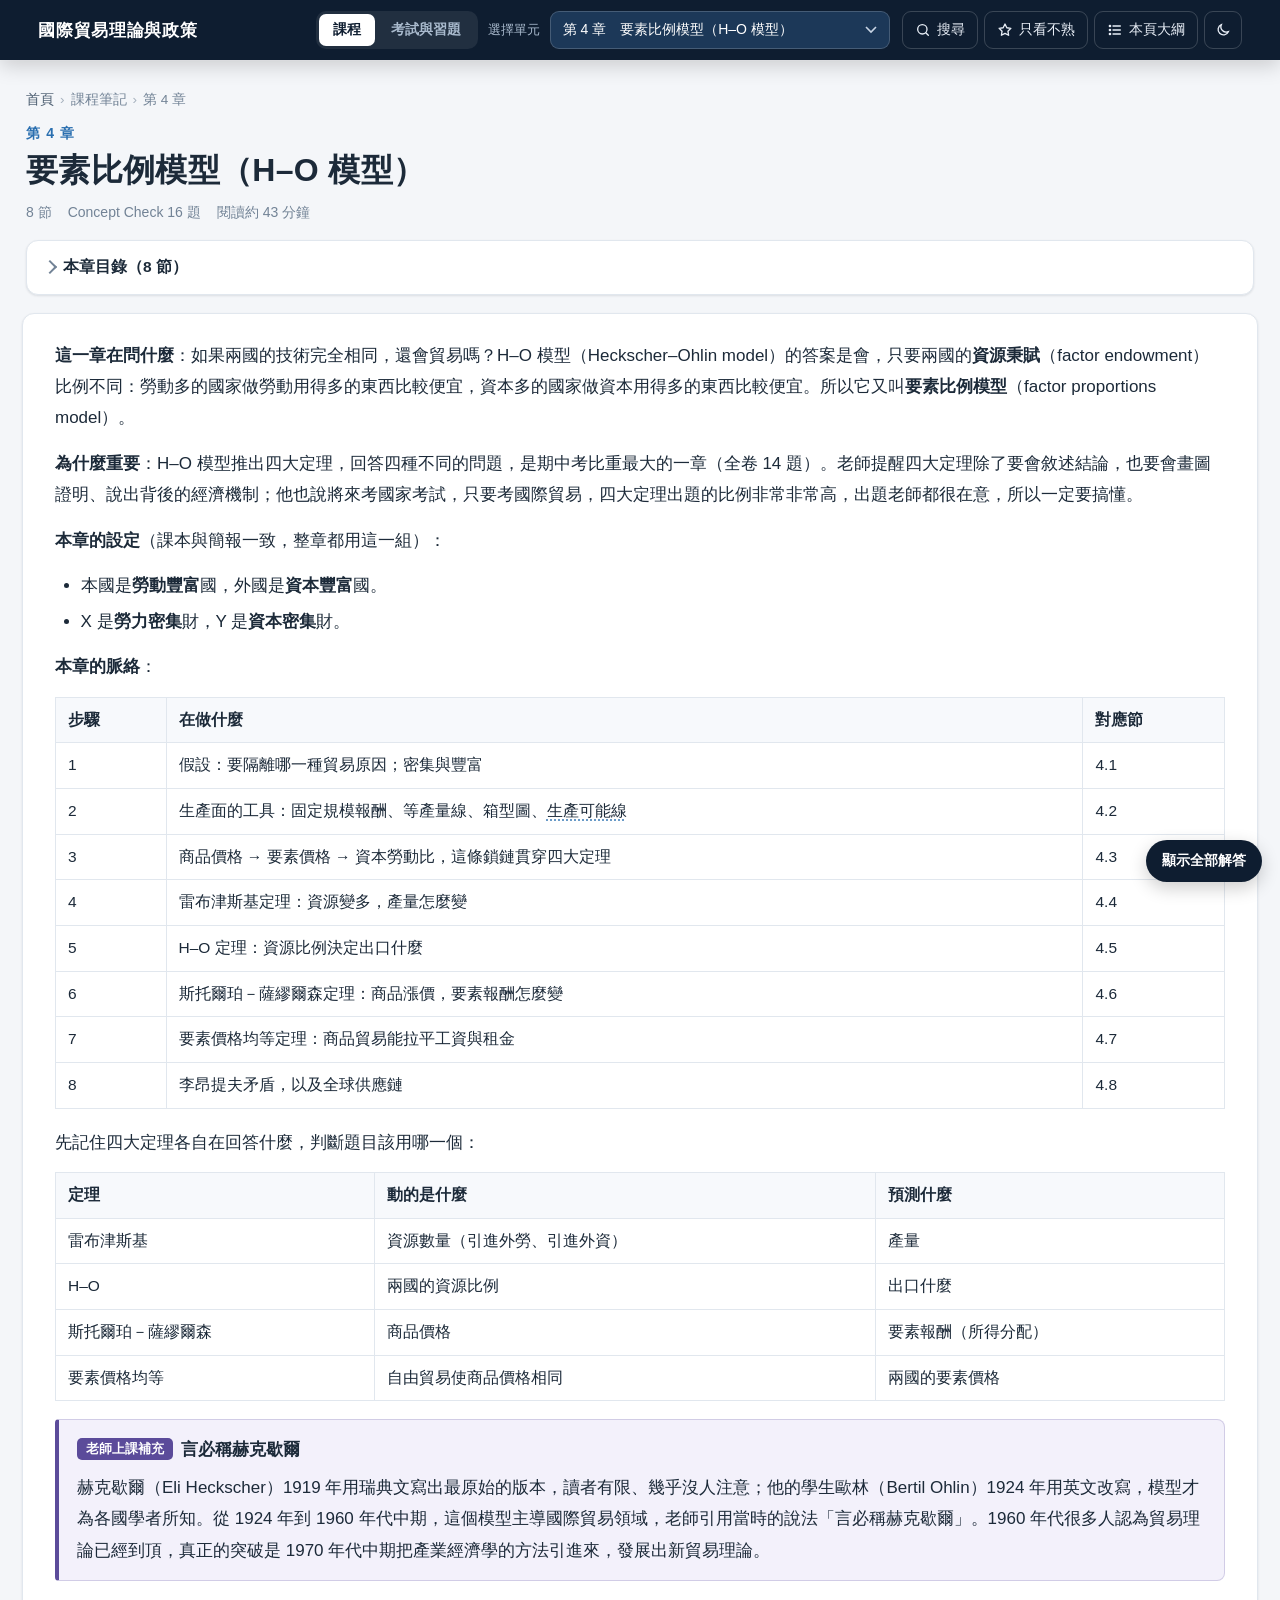
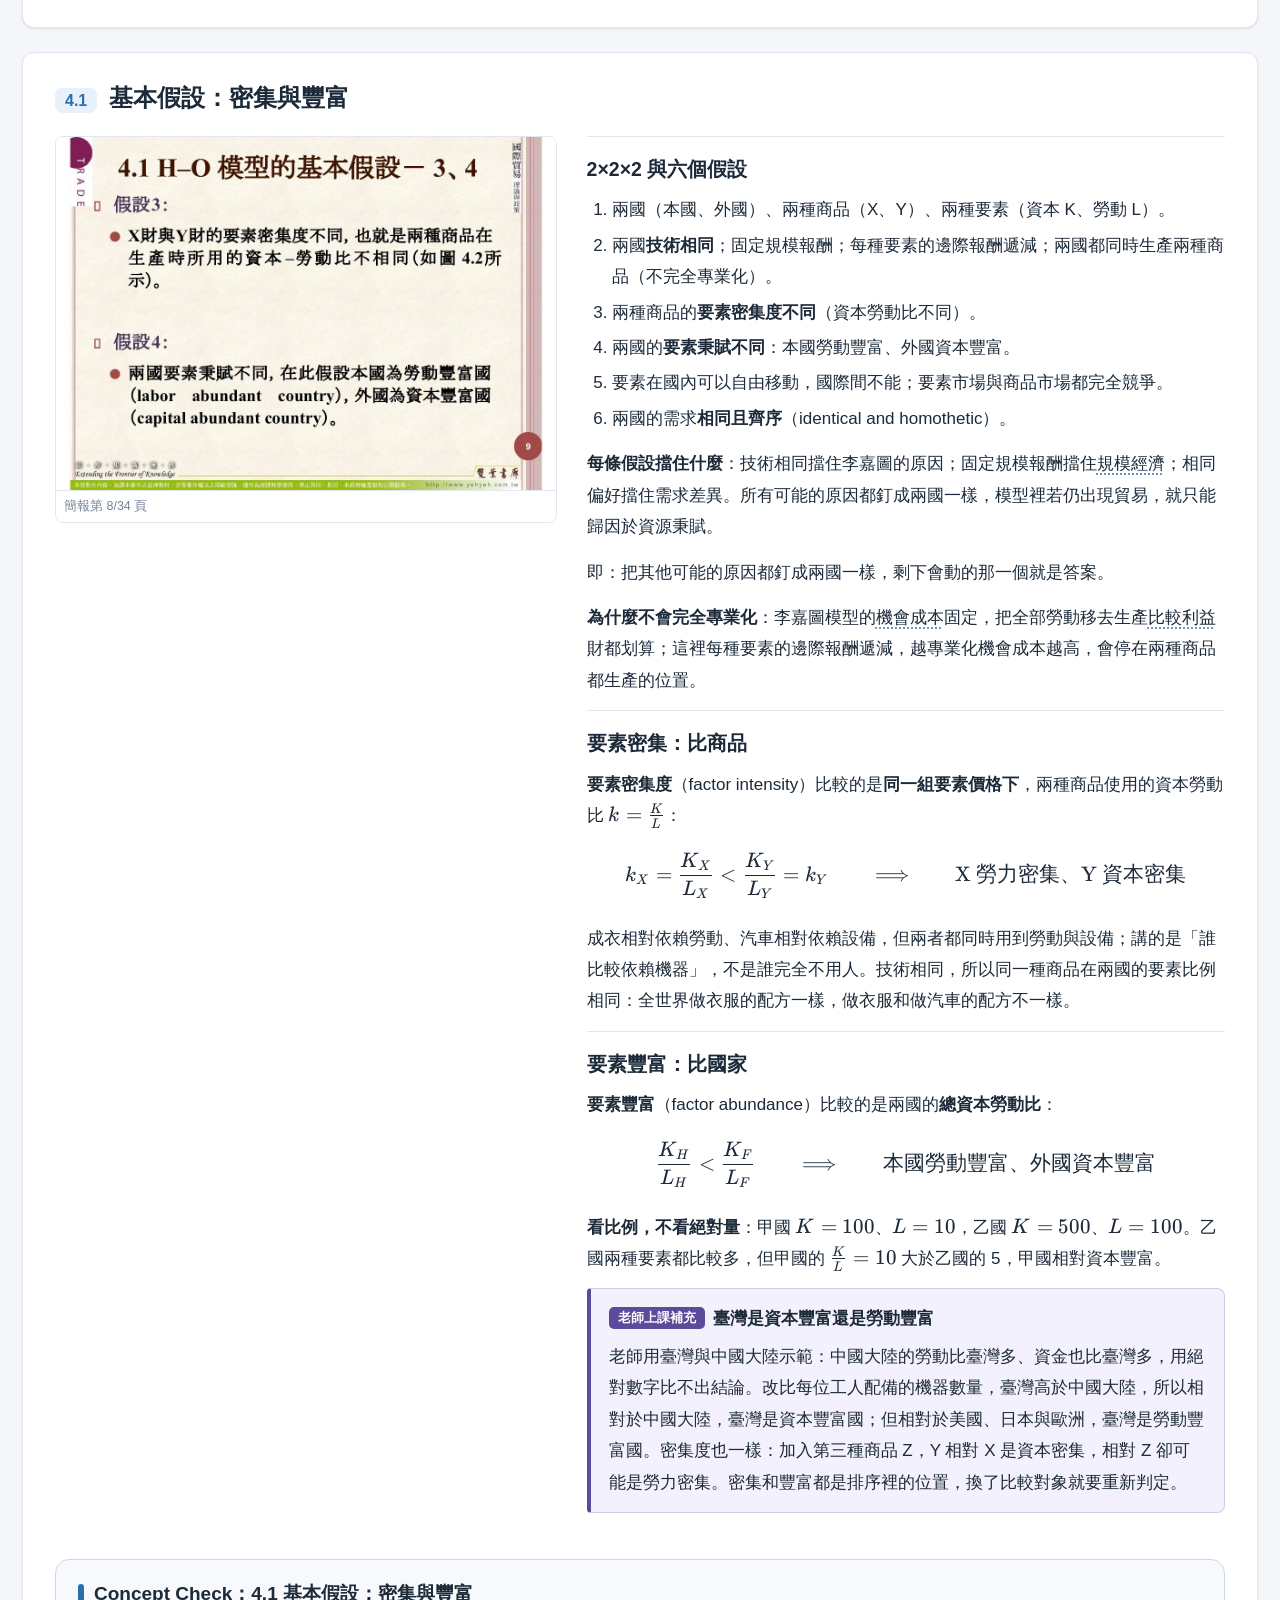
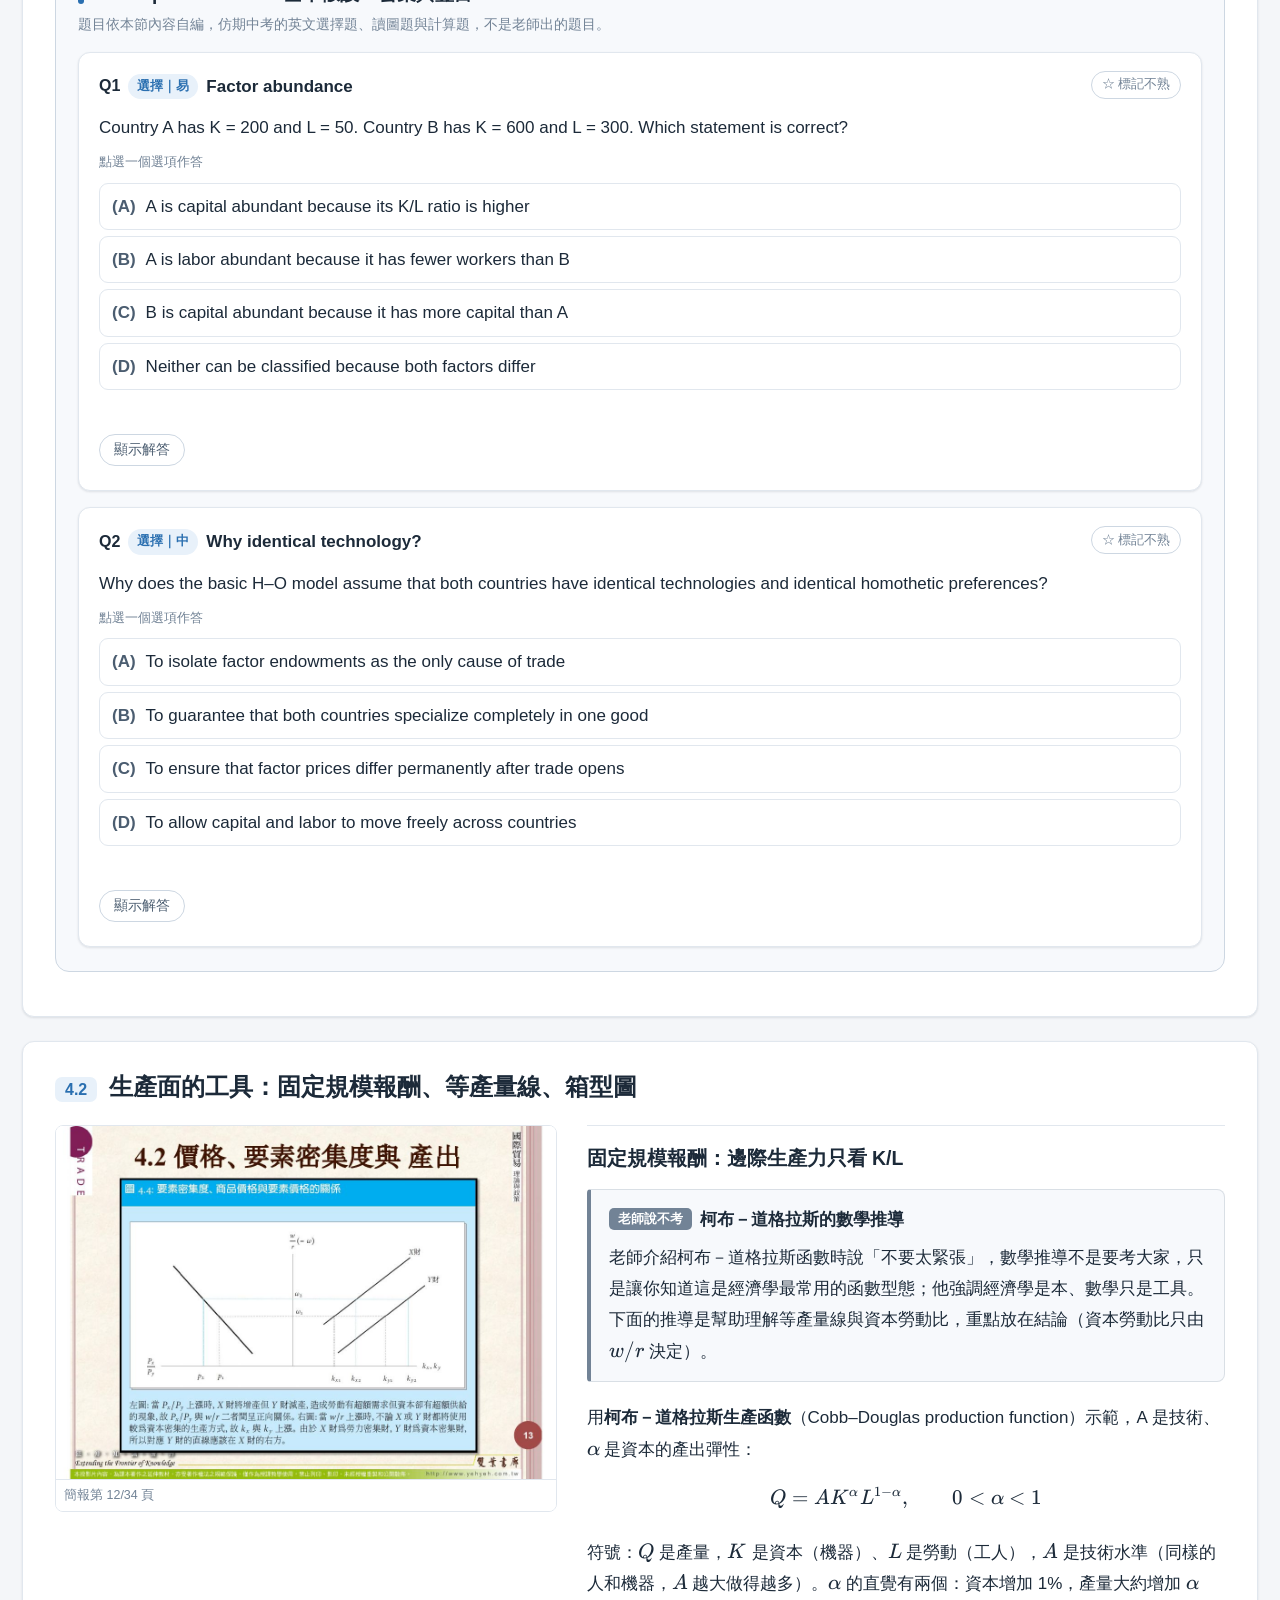
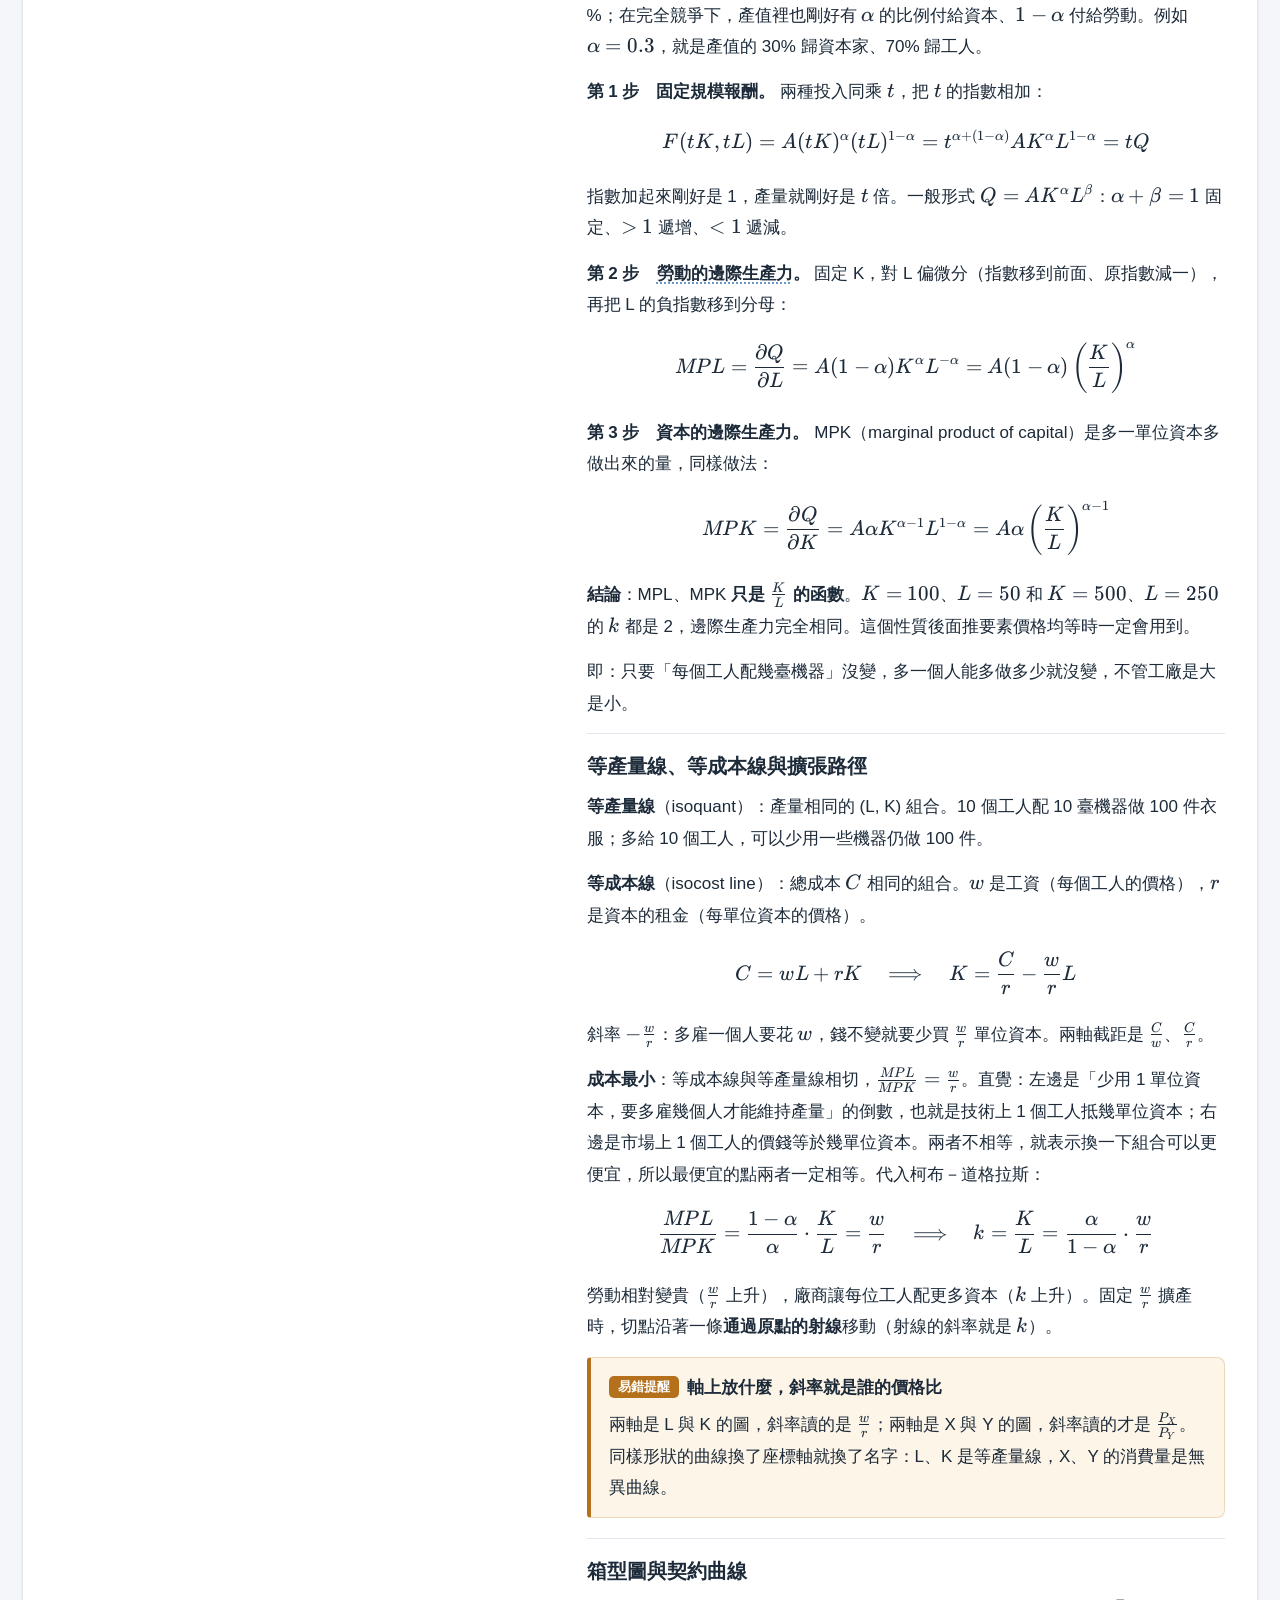
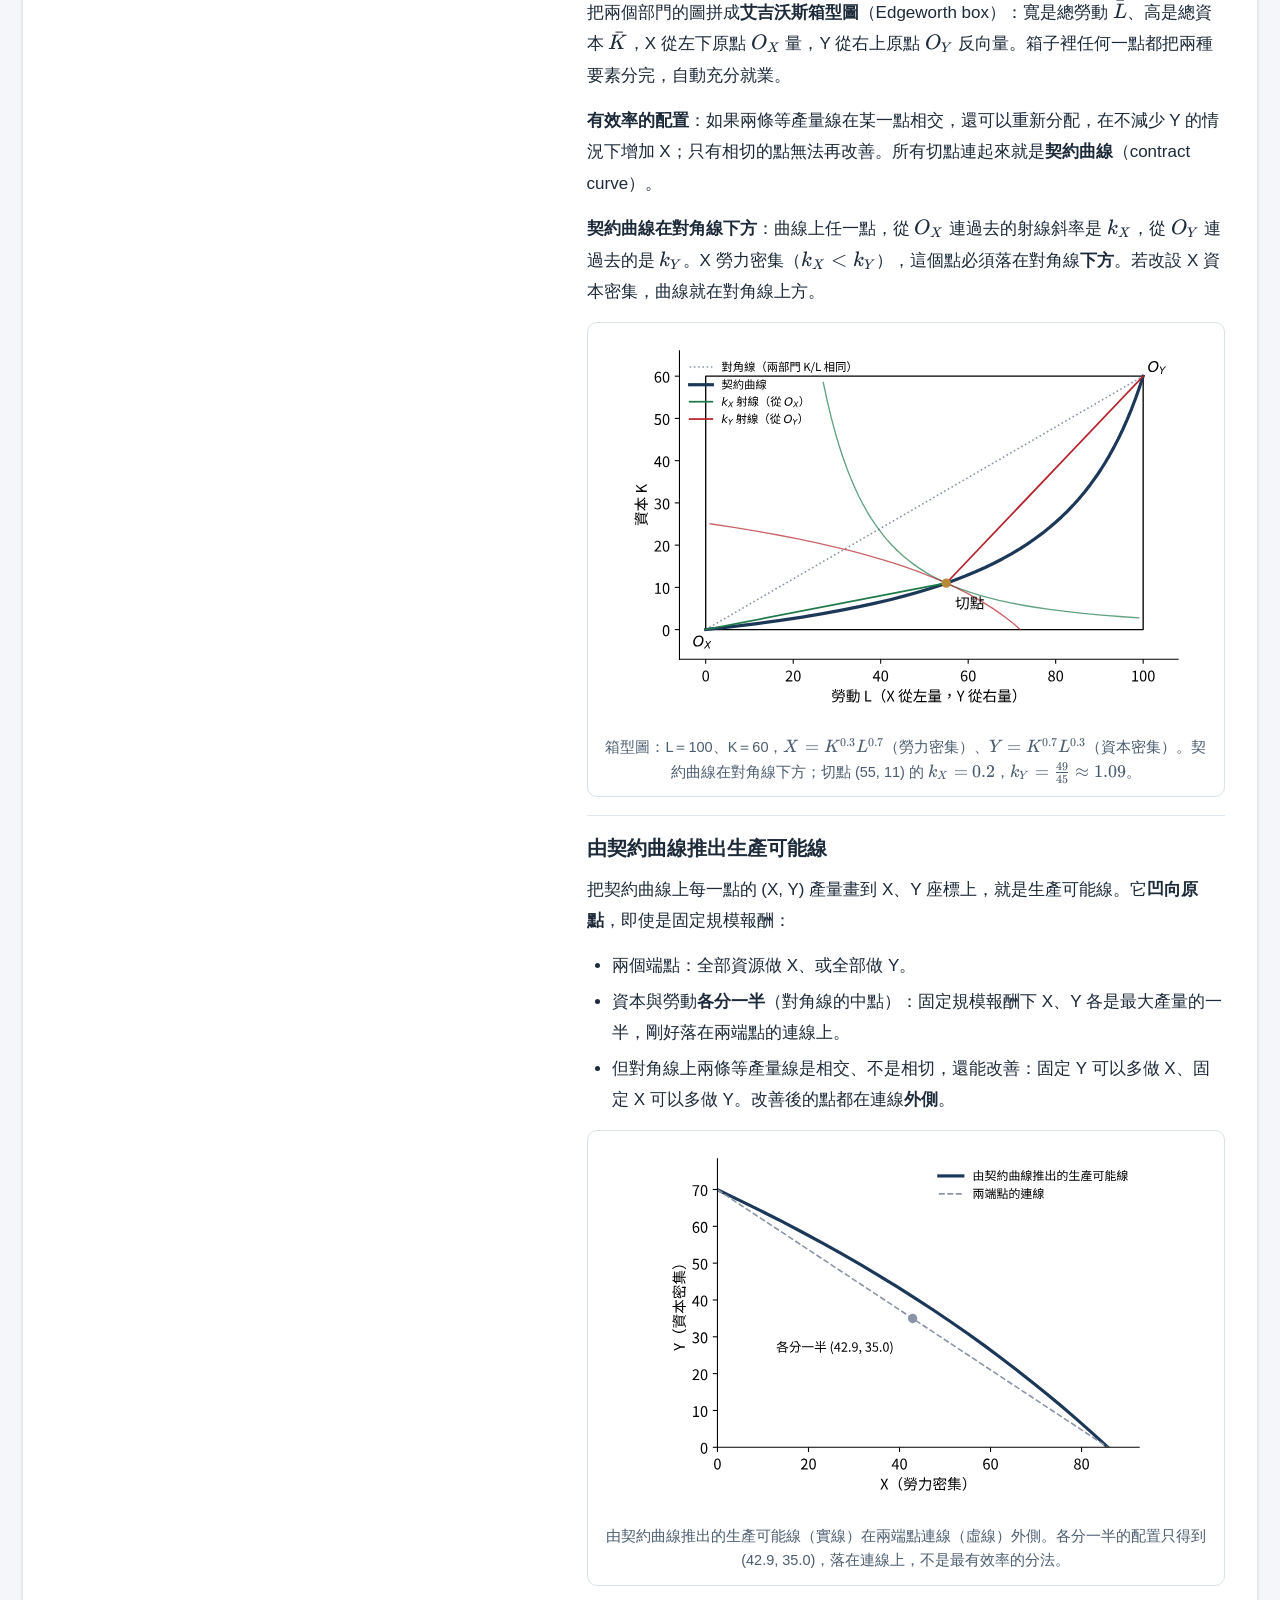
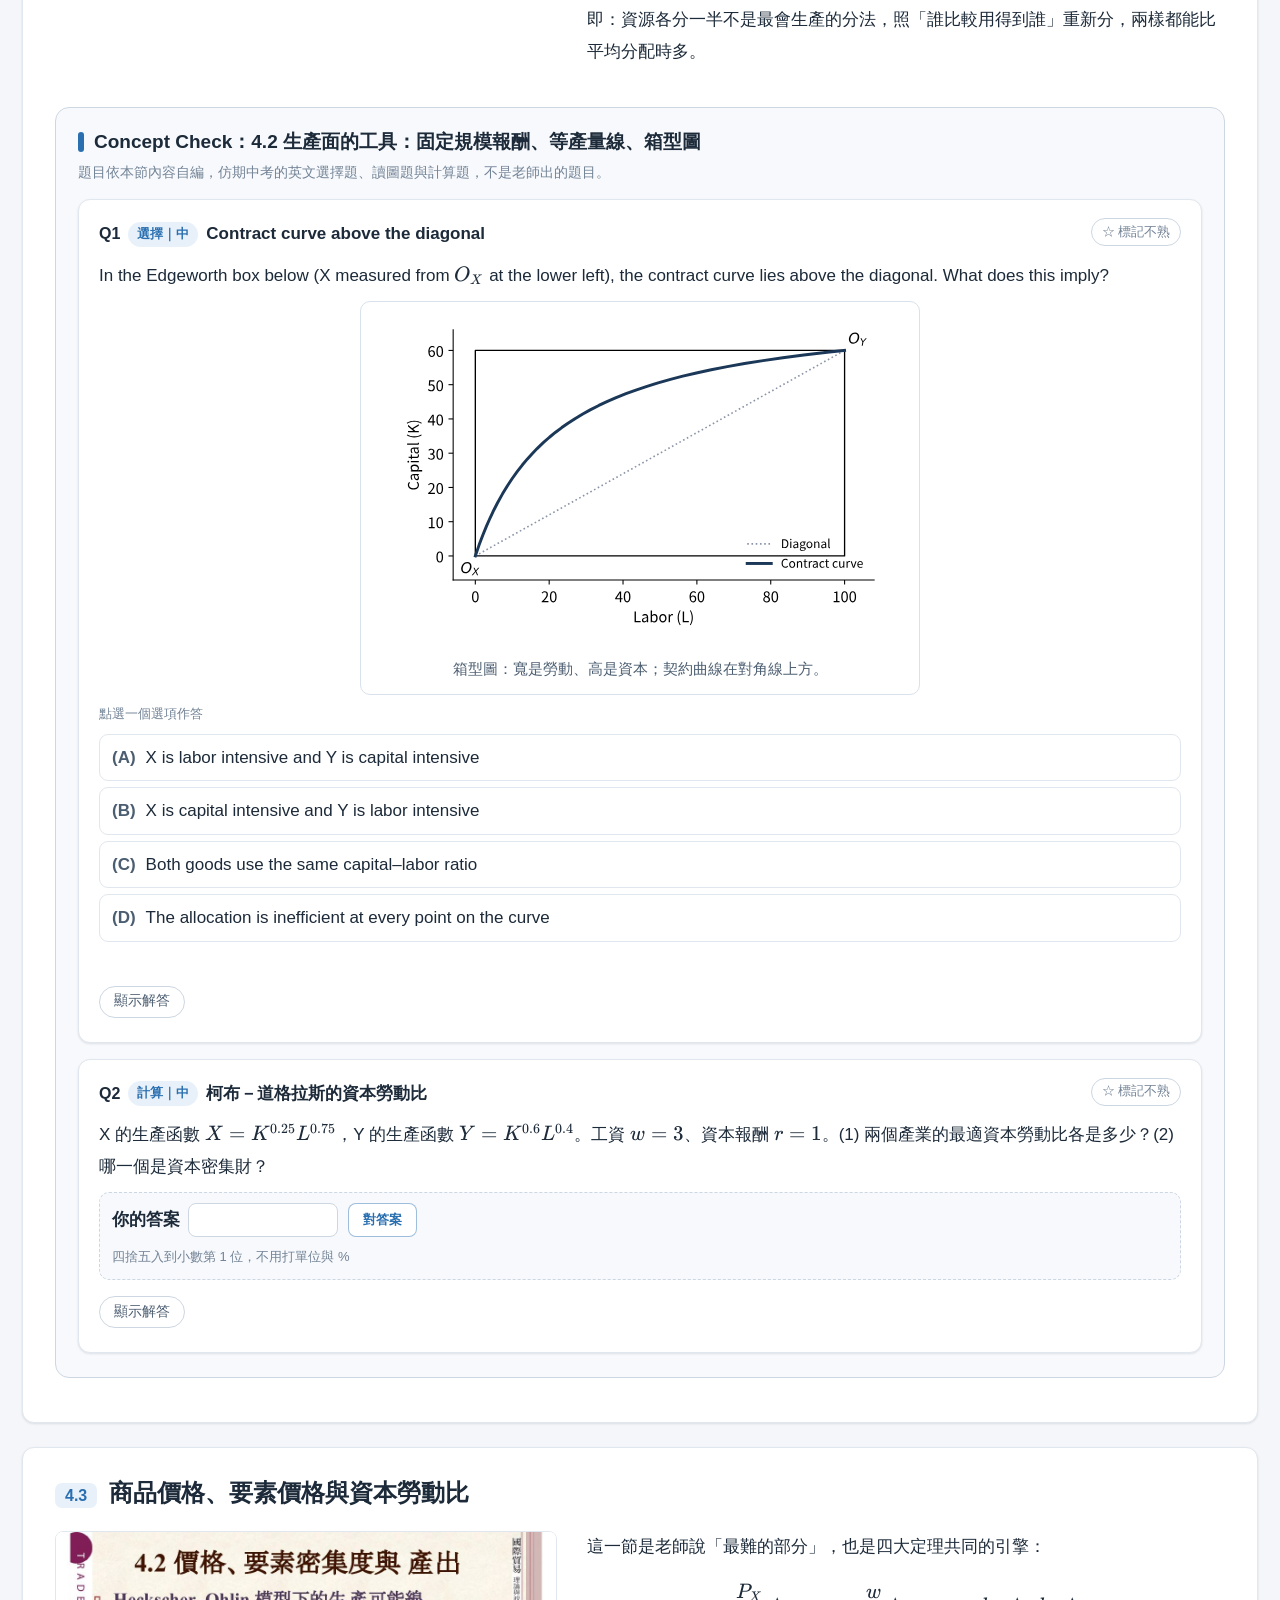
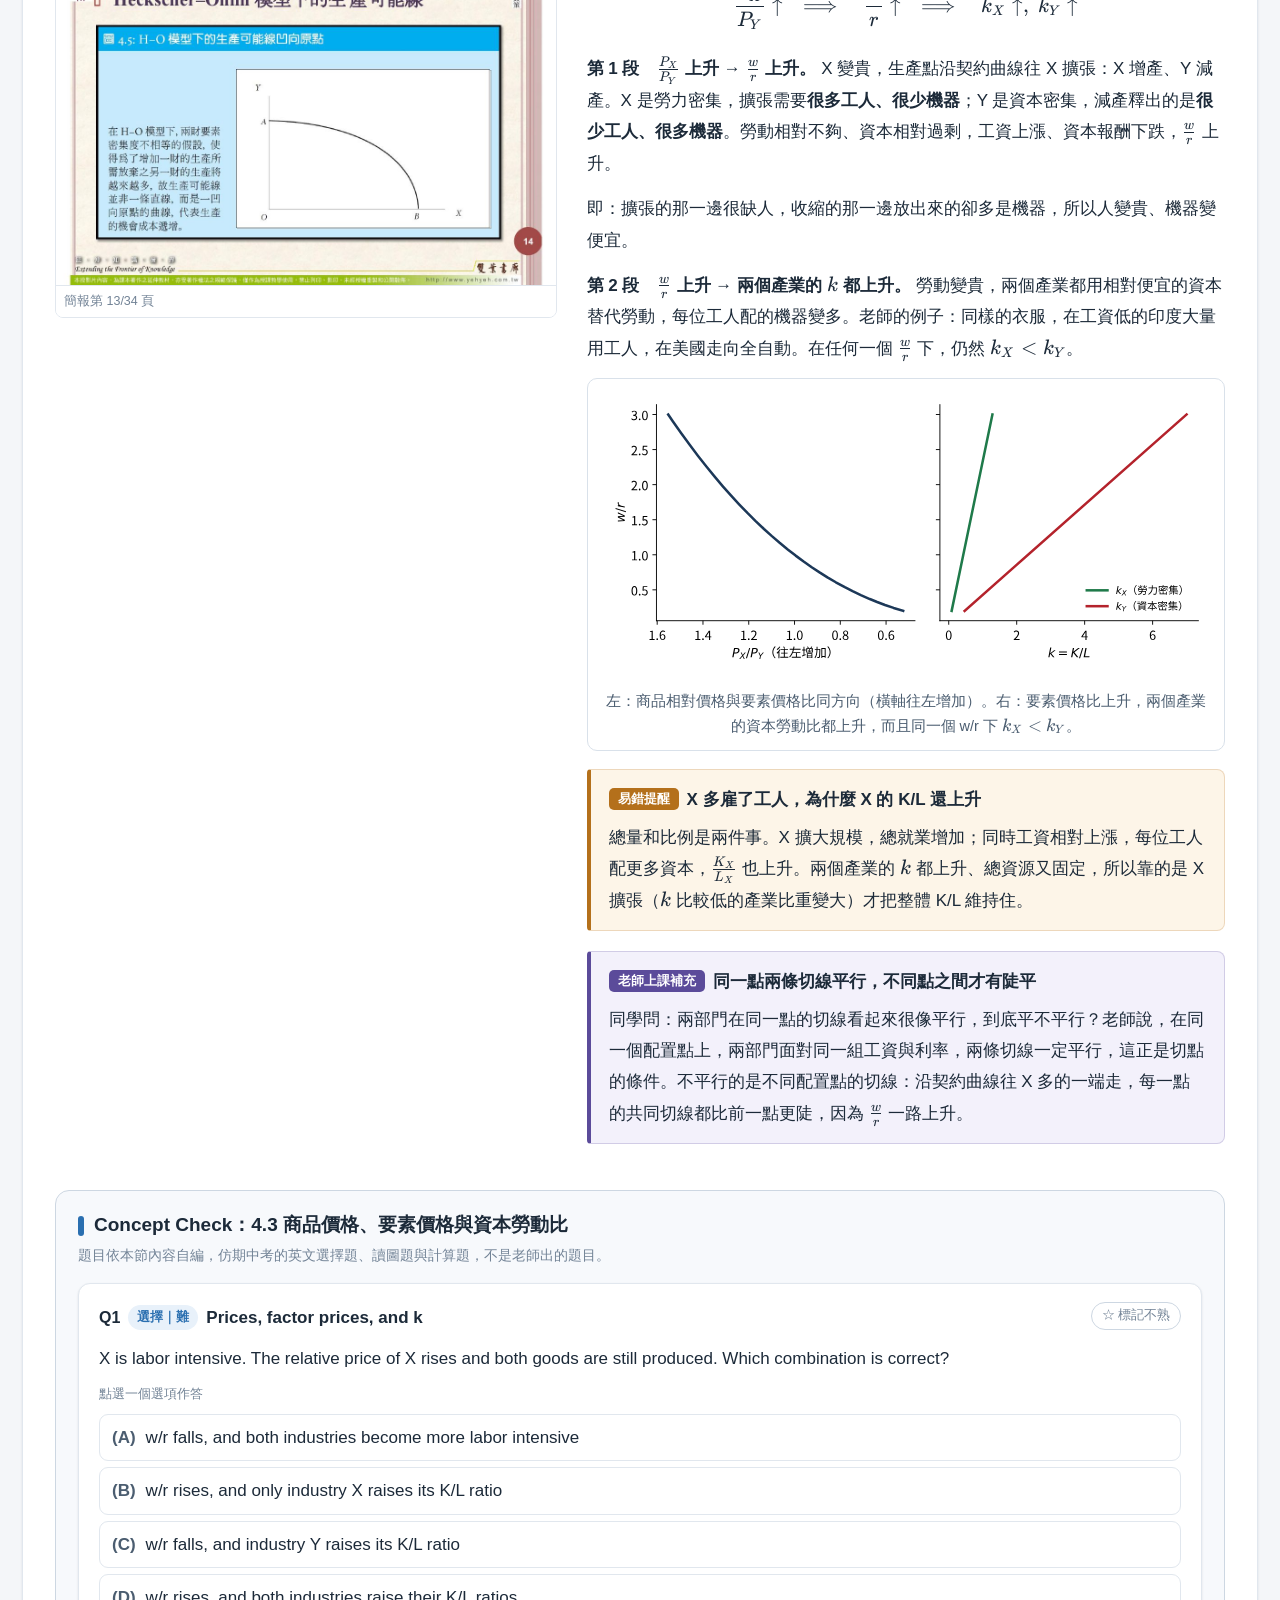
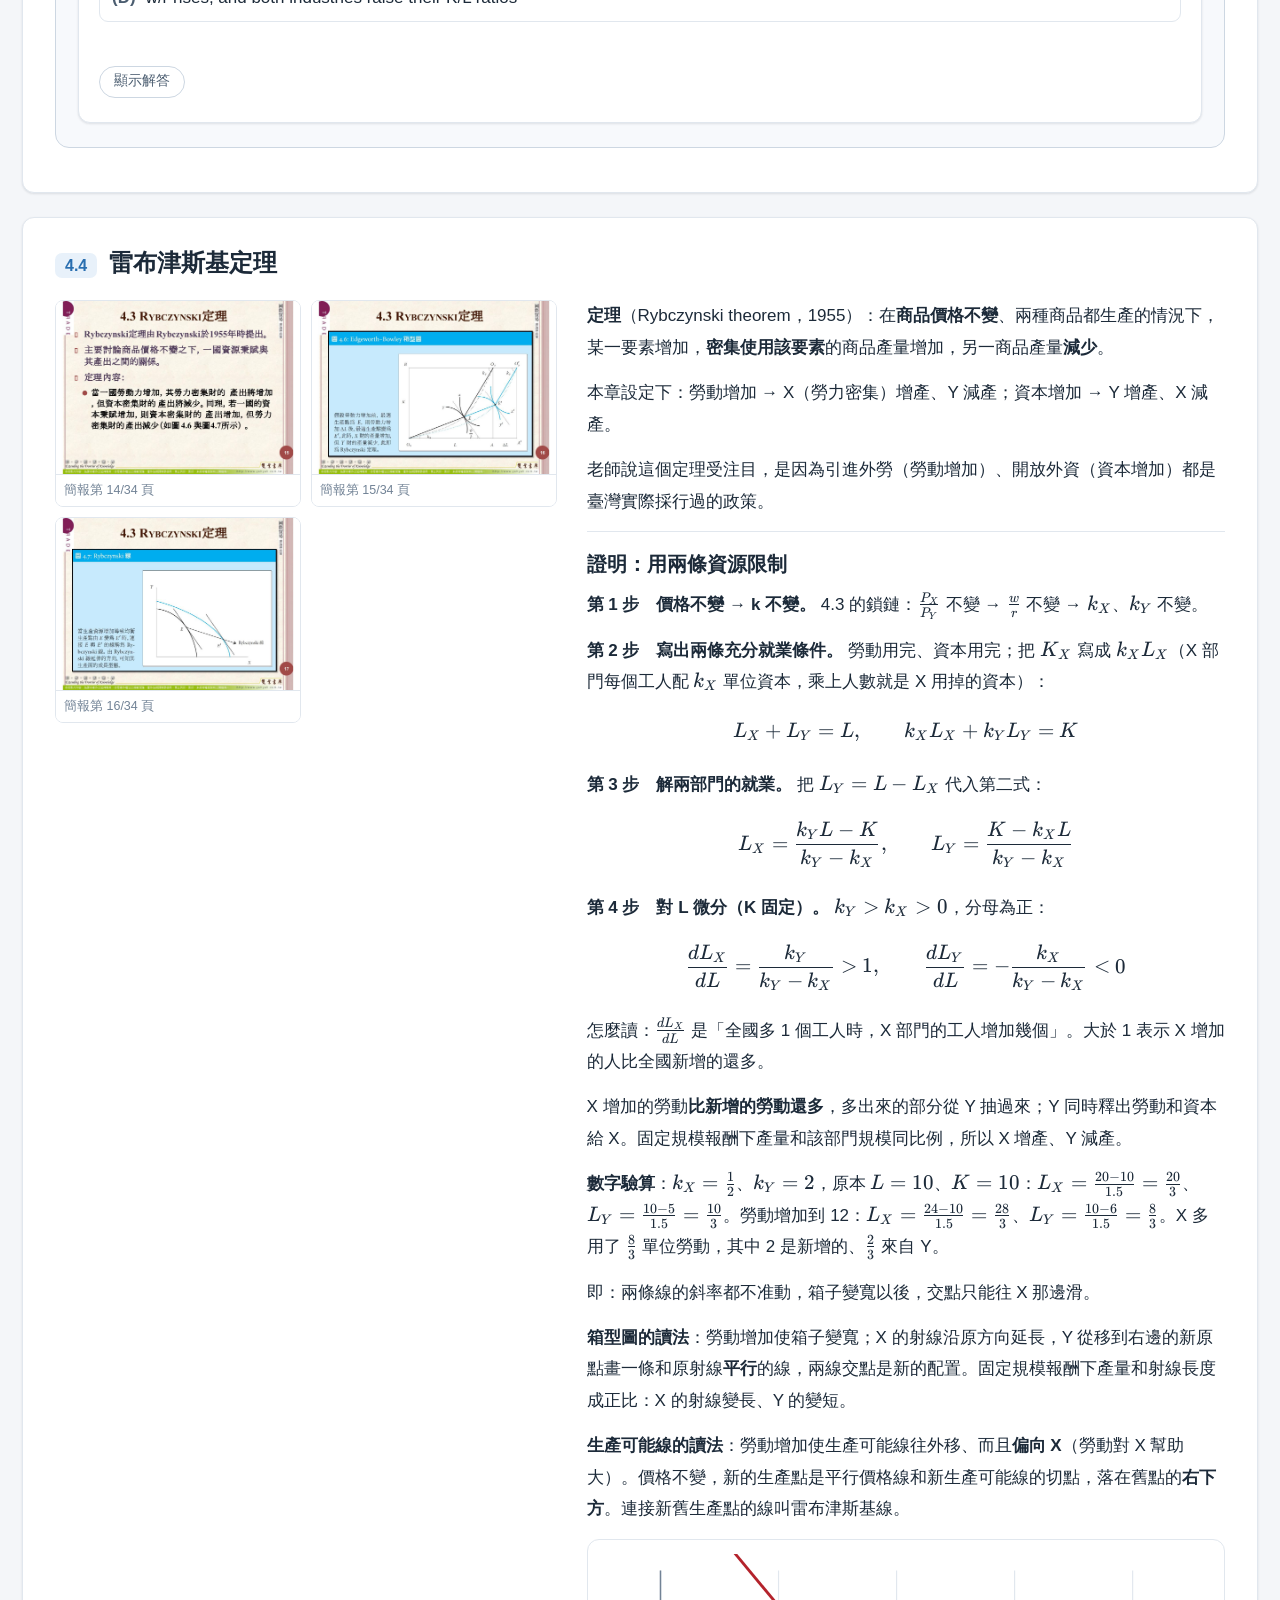
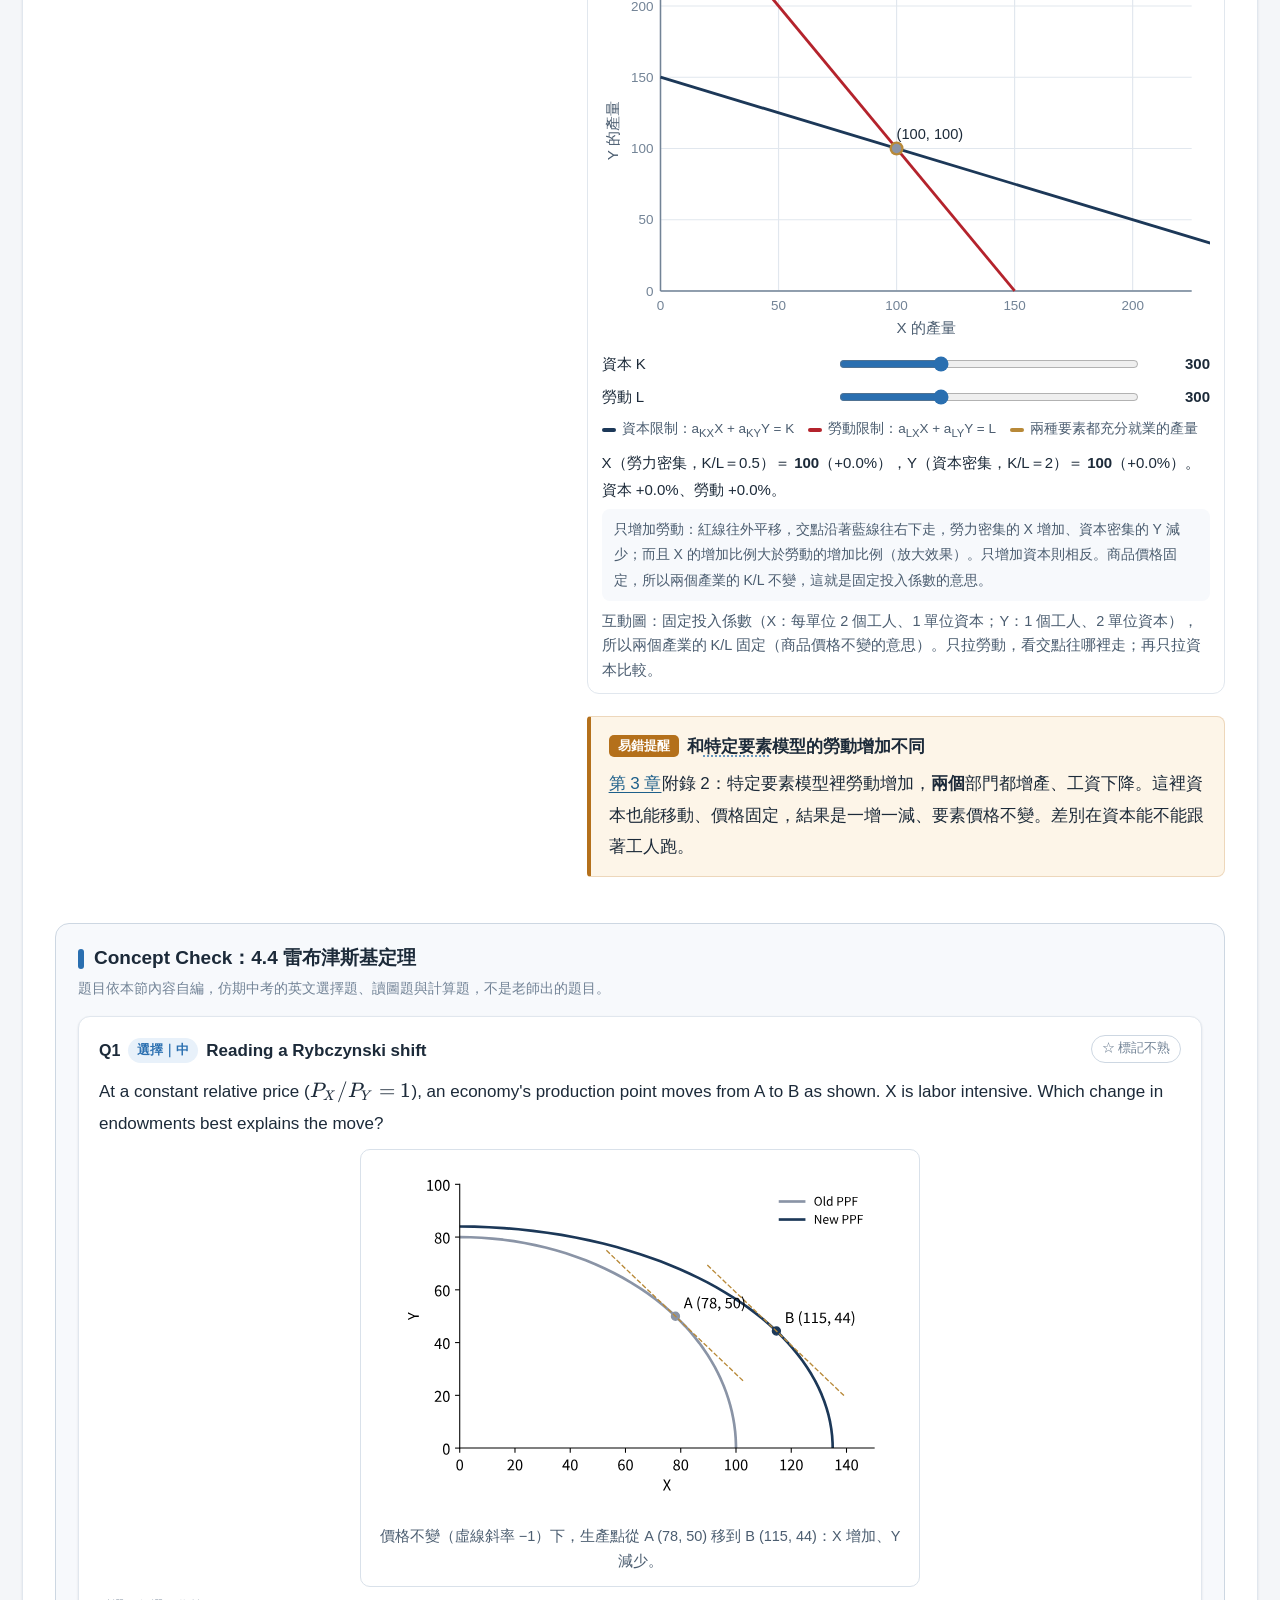
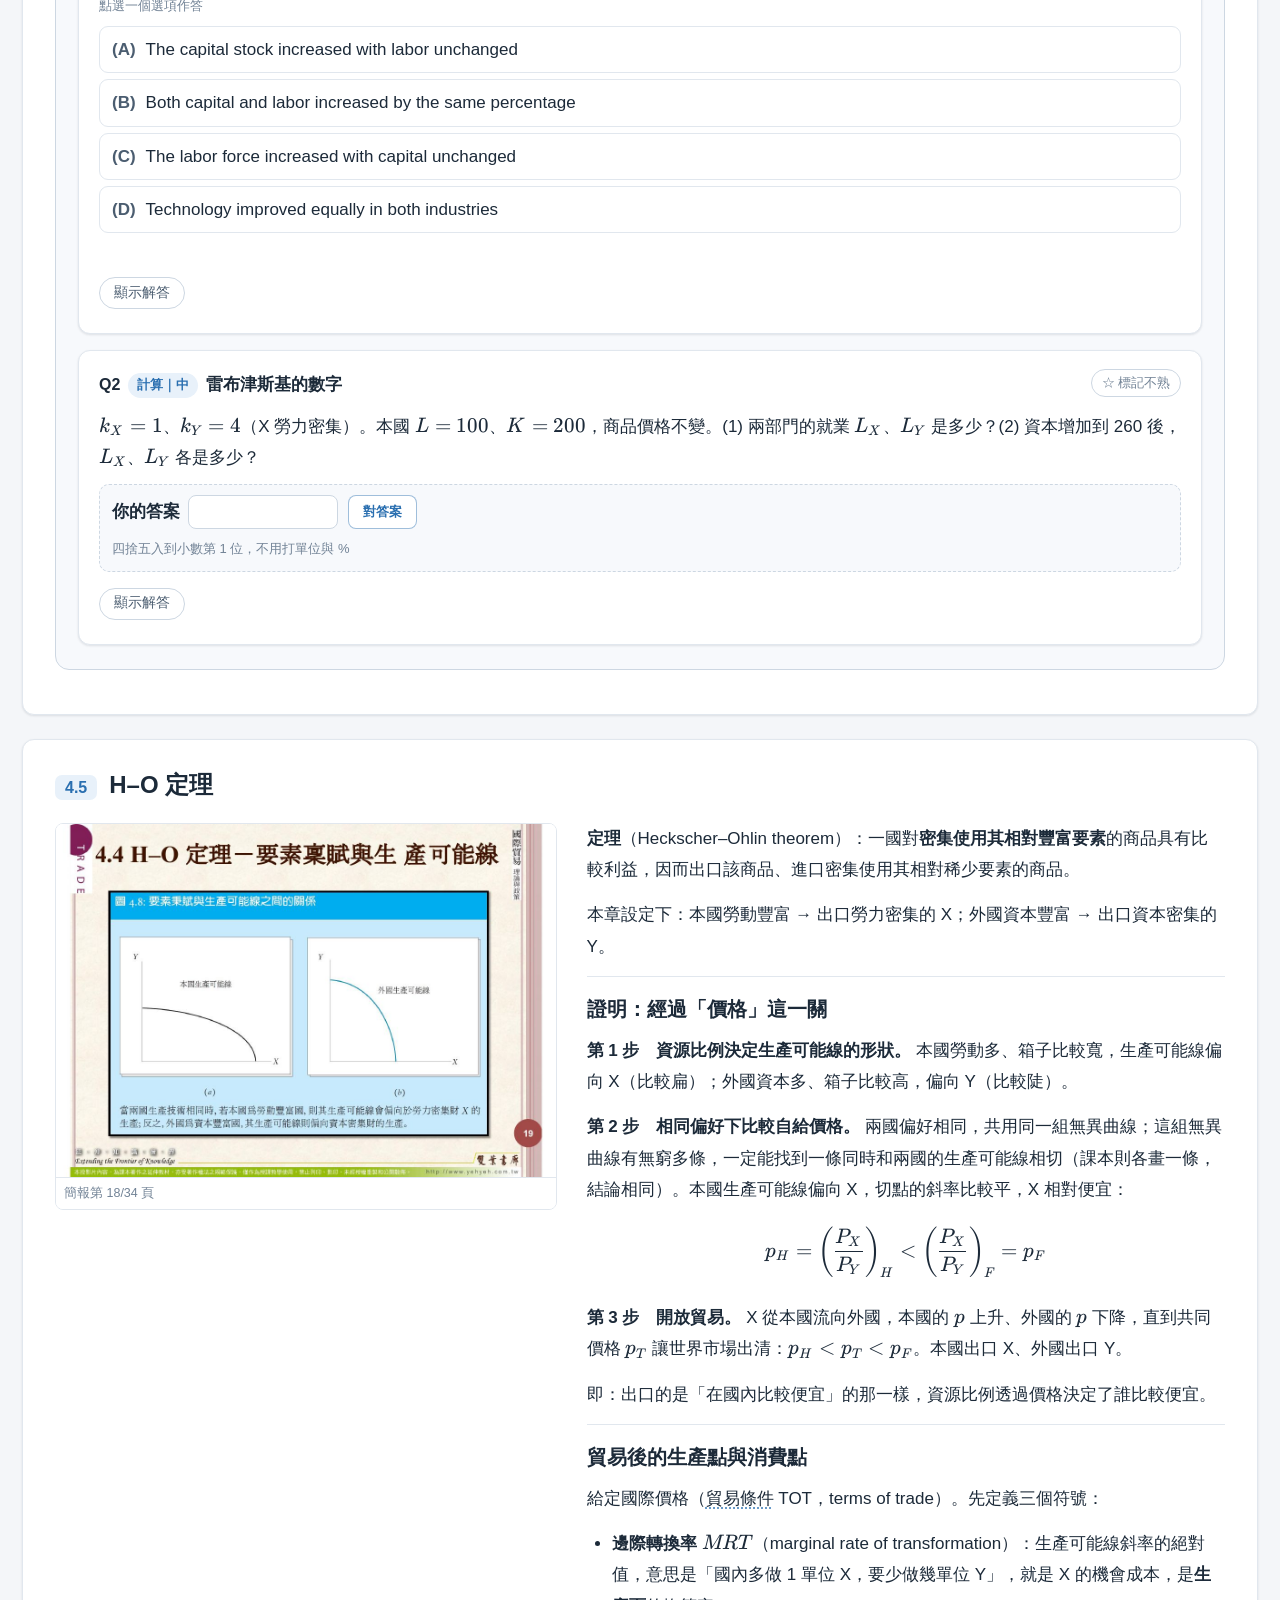
<file: ch04.html>
<!doctype html>
<html lang="zh-Hant"><head><meta charset="utf-8"><meta name="viewport" content="width=device-width,initial-scale=1">
<title>第 4 章 要素比例模型（H–O 模型）｜國際貿易理論與政策</title>
<meta name="color-scheme" content="light dark">
<script>try{var t=localStorage.getItem('notes:theme')||(window.matchMedia&&matchMedia('(prefers-color-scheme: dark)').matches?'dark':'light');document.documentElement.setAttribute('data-theme',t)}catch(e){}</script>
<link rel="stylesheet" href="assets/katex/katex.min.css">
<link rel="stylesheet" href="assets/style.css?v=524bd23a">
<script defer src="assets/widgets.js?v=26da7ea5"></script>
</head><body class="has-slides" data-page="ch04" data-mode="course" data-course="trade" data-key="trade">
<a class="skip" href="#main">跳到主要內容</a>
<header class="topbar"><a class="brand" href="index.html" aria-label="國際貿易理論與政策｜課程筆記首頁"><span>國際貿易理論與政策</span><span class="sub">｜課程筆記</span></a>
<div class="pickers"><nav class="mode" aria-label="切換課程或考試與習題"><a href="ch01.html" data-mode="course" class=on>課程</a><a href="hw1.html" data-mode="hw">考試與習題</a></nav><label for="unitSelect">選擇單元</label><select id="unitSelect" aria-label="選擇單元"><option value="index.html">首頁：課程介紹與使用說明</option><option value="exam.html">工具：測驗模式</option><option value="notes.html">工具：我的重點與筆記</option><option value="ch01.html">第 1 章　緒論</option><option value="ch02.html">第 2 章　李嘉圖模型</option><option value="ch03.html">第 3 章　特定要素模型</option><option value="ch04.html" selected>第 4 章　要素比例模型（H–O 模型）</option><option value="ch05.html">第 5 章　經濟成長與貿易條件</option><option value="ch06.html">第 6 章　規模經濟、不完全競爭與國際貿易</option><option value="ch08.html">第 8 章　關稅與配額</option></select></div></header>
<main class="wrap" id="main"><nav class="crumbs" aria-label="目前位置"><a href="index.html">首頁</a><span class="sep">›</span><span>課程筆記</span><span class="sep">›</span><span>第 4 章</span></nav><header class="ch-head"><p class=eyebrow>第 4 章</p><h1>要素比例模型（H–O 模型）</h1><p class="ch-meta"><span>8 節</span><span>Concept Check 16 題</span><span>閱讀約 43 分鐘</span></p><details class="ch-toc"><summary>本章目錄（8 節）</summary><ol><li><a href="#s4-1"><span>4.1</span>基本假設：密集與豐富</a></li><li><a href="#s4-2"><span>4.2</span>生產面的工具：固定規模報酬、等產量線、箱型圖</a></li><li><a href="#s4-3"><span>4.3</span>商品價格、要素價格與資本勞動比</a></li><li><a href="#s4-4"><span>4.4</span>雷布津斯基定理</a></li><li><a href="#s4-5"><span>4.5</span>H–O 定理</a></li><li><a href="#s4-6"><span>4.6</span>斯托爾珀－薩繆爾森定理</a></li><li><a href="#s4-7"><span>4.7</span>要素價格均等定理</a></li><li><a href="#s4-8"><span>4.8</span>李昂提夫矛盾與全球供應鏈</a></li></ol></details></header>
<div class="ch-intro"><p><strong>這一章在問什麼</strong>：如果兩國的技術完全相同，還會貿易嗎？H–O 模型（Heckscher–Ohlin model）的答案是會，只要兩國的<strong>資源秉賦</strong>（factor endowment）比例不同：勞動多的國家做勞動用得多的東西比較便宜，資本多的國家做資本用得多的東西比較便宜。所以它又叫<strong>要素比例模型</strong>（factor proportions model）。</p>
<p><strong>為什麼重要</strong>：H–O 模型推出四大定理，回答四種不同的問題，是期中考比重最大的一章（全卷 14 題）。老師提醒四大定理除了要會敘述結論，也要會畫圖證明、說出背後的經濟機制；他也說將來考國家考試，只要考國際貿易，四大定理出題的比例非常非常高，出題老師都很在意，所以一定要搞懂。</p>
<p><strong>本章的設定</strong>（課本與簡報一致，整章都用這一組）：</p>
<ul>
<li>本國是<strong>勞動豐富</strong>國，外國是<strong>資本豐富</strong>國。</li>
<li>X 是<strong>勞力密集</strong>財，Y 是<strong>資本密集</strong>財。</li>
</ul>
<p><strong>本章的脈絡</strong>：</p>
<table>
<thead>
<tr>
<th>步驟</th>
<th>在做什麼</th>
<th>對應節</th>
</tr>
</thead>
<tbody>
<tr>
<td>1</td>
<td>假設：要隔離哪一種貿易原因；密集與豐富</td>
<td>4.1</td>
</tr>
<tr>
<td>2</td>
<td>生產面的工具：固定規模報酬、等產量線、箱型圖、<span class="gl" tabindex="0" role="button" data-g="生產可能線">生產可能線</span></td>
<td>4.2</td>
</tr>
<tr>
<td>3</td>
<td>商品價格 → 要素價格 → 資本勞動比，這條鎖鏈貫穿四大定理</td>
<td>4.3</td>
</tr>
<tr>
<td>4</td>
<td>雷布津斯基定理：資源變多，產量怎麼變</td>
<td>4.4</td>
</tr>
<tr>
<td>5</td>
<td>H–O 定理：資源比例決定出口什麼</td>
<td>4.5</td>
</tr>
<tr>
<td>6</td>
<td>斯托爾珀－薩繆爾森定理：商品漲價，要素報酬怎麼變</td>
<td>4.6</td>
</tr>
<tr>
<td>7</td>
<td>要素價格均等定理：商品貿易能拉平工資與租金</td>
<td>4.7</td>
</tr>
<tr>
<td>8</td>
<td>李昂提夫矛盾，以及全球供應鏈</td>
<td>4.8</td>
</tr>
</tbody>
</table>
<p>先記住四大定理各自在回答什麼，判斷題目該用哪一個：</p>
<table>
<thead>
<tr>
<th>定理</th>
<th>動的是什麼</th>
<th>預測什麼</th>
</tr>
</thead>
<tbody>
<tr>
<td>雷布津斯基</td>
<td>資源數量（引進外勞、引進外資）</td>
<td>產量</td>
</tr>
<tr>
<td>H–O</td>
<td>兩國的資源比例</td>
<td>出口什麼</td>
</tr>
<tr>
<td>斯托爾珀－薩繆爾森</td>
<td>商品價格</td>
<td>要素報酬（所得分配）</td>
</tr>
<tr>
<td>要素價格均等</td>
<td>自由貿易使商品價格相同</td>
<td>兩國的要素價格</td>
</tr>
</tbody>
</table>
<div class="box teacher"><span class="tag">老師上課補充</span><strong class="bt">言必稱赫克歇爾</strong><p>赫克歇爾（Eli Heckscher）1919 年用瑞典文寫出最原始的版本，讀者有限、幾乎沒人注意；他的學生歐林（Bertil Ohlin）1924 年用英文改寫，模型才為各國學者所知。從 1924 年到 1960 年代中期，這個模型主導國際貿易領域，老師引用當時的說法「言必稱赫克歇爾」。1960 年代很多人認為貿易理論已經到頂，真正的突破是 1970 年代中期把產業經濟學的方法引進來，發展出新貿易理論。</p></div></div><section class="sec has-sl" id="s4-1" data-label="4.1 基本假設：密集與豐富"><h2><span class="num">4.1</span>基本假設：密集與豐富</h2><div class="sl-rows"><div class="sl-seg"><aside class="sl-view"><div class="sl-stick"><div class="sl-g on" data-g="0" data-n="1"><a class="sl-pg" href="assets/slides/ch04/p-010.jpg" target="_blank" rel="noopener" title="開新分頁看大圖"><img loading="lazy" src="assets/slides/ch04/p-010.jpg" alt="國際貿易CH4.pdf 第 10 頁"><span>簡報第 10/34 頁</span></a></div><div class="sl-g" data-g="1" data-n="3"><a class="sl-pg" href="assets/slides/ch04/p-001.jpg" target="_blank" rel="noopener" title="開新分頁看大圖"><img loading="lazy" src="assets/slides/ch04/p-001.jpg" alt="國際貿易CH4.pdf 第 1 頁"><span>簡報第 1/34 頁</span></a><a class="sl-pg" href="assets/slides/ch04/p-002.jpg" target="_blank" rel="noopener" title="開新分頁看大圖"><img loading="lazy" src="assets/slides/ch04/p-002.jpg" alt="國際貿易CH4.pdf 第 2 頁"><span>簡報第 2/34 頁</span></a><a class="sl-pg" href="assets/slides/ch04/p-011.jpg" target="_blank" rel="noopener" title="開新分頁看大圖"><img loading="lazy" src="assets/slides/ch04/p-011.jpg" alt="國際貿易CH4.pdf 第 11 頁"><span>簡報第 11/34 頁</span></a></div><div class="sl-g" data-g="2" data-n="3"><a class="sl-pg" href="assets/slides/ch04/p-005.jpg" target="_blank" rel="noopener" title="開新分頁看大圖"><img loading="lazy" src="assets/slides/ch04/p-005.jpg" alt="國際貿易CH4.pdf 第 5 頁"><span>簡報第 5/34 頁</span></a><a class="sl-pg" href="assets/slides/ch04/p-007.jpg" target="_blank" rel="noopener" title="開新分頁看大圖"><img loading="lazy" src="assets/slides/ch04/p-007.jpg" alt="國際貿易CH4.pdf 第 7 頁"><span>簡報第 7/34 頁</span></a><a class="sl-pg" href="assets/slides/ch04/p-009.jpg" target="_blank" rel="noopener" title="開新分頁看大圖"><img loading="lazy" src="assets/slides/ch04/p-009.jpg" alt="國際貿易CH4.pdf 第 9 頁"><span>簡報第 9/34 頁</span></a></div><div class="sl-g" data-g="3" data-n="3"><a class="sl-pg" href="assets/slides/ch04/p-003.jpg" target="_blank" rel="noopener" title="開新分頁看大圖"><img loading="lazy" src="assets/slides/ch04/p-003.jpg" alt="國際貿易CH4.pdf 第 3 頁"><span>簡報第 3/34 頁</span></a><a class="sl-pg" href="assets/slides/ch04/p-004.jpg" target="_blank" rel="noopener" title="開新分頁看大圖"><img loading="lazy" src="assets/slides/ch04/p-004.jpg" alt="國際貿易CH4.pdf 第 4 頁"><span>簡報第 4/34 頁</span></a><a class="sl-pg" href="assets/slides/ch04/p-006.jpg" target="_blank" rel="noopener" title="開新分頁看大圖"><img loading="lazy" src="assets/slides/ch04/p-006.jpg" alt="國際貿易CH4.pdf 第 6 頁"><span>簡報第 6/34 頁</span></a></div><div class="sl-g" data-g="4" data-n="1"><a class="sl-pg" href="assets/slides/ch04/p-008.jpg" target="_blank" rel="noopener" title="開新分頁看大圖"><img loading="lazy" src="assets/slides/ch04/p-008.jpg" alt="國際貿易CH4.pdf 第 8 頁"><span>簡報第 8/34 頁</span></a></div></div></aside><div class="sl-text"><div class="sl-mob" data-n="1"><a class="sl-pg" href="assets/slides/ch04/p-010.jpg" target="_blank" rel="noopener" title="開新分頁看大圖"><img loading="lazy" src="assets/slides/ch04/p-010.jpg" alt="國際貿易CH4.pdf 第 10 頁"><span>簡報第 10/34 頁</span></a></div><div class="sl-b" data-g="0"><h3 id="s4-1-1">2×2×2 與六個假設</h3><ol>
<li>兩國（本國、外國）、兩種商品（X、Y）、兩種要素（資本 K、勞動 L）。</li>
<li>兩國<strong>技術相同</strong>；固定規模報酬；每種要素的邊際報酬遞減；兩國都同時生產兩種商品（不完全專業化）。</li>
<li>兩種商品的<strong>要素密集度不同</strong>（資本勞動比不同）。</li>
<li>兩國的<strong>要素秉賦不同</strong>：本國勞動豐富、外國資本豐富。</li>
<li>要素在國內可以自由移動，國際間不能；要素市場與商品市場都完全競爭。</li>
<li>兩國的需求<strong>相同且齊序</strong>（identical and homothetic）。</li>
</ol></div><div class="sl-mob" data-n="3"><a class="sl-pg" href="assets/slides/ch04/p-001.jpg" target="_blank" rel="noopener" title="開新分頁看大圖"><img loading="lazy" src="assets/slides/ch04/p-001.jpg" alt="國際貿易CH4.pdf 第 1 頁"><span>簡報第 1/34 頁</span></a><a class="sl-pg" href="assets/slides/ch04/p-002.jpg" target="_blank" rel="noopener" title="開新分頁看大圖"><img loading="lazy" src="assets/slides/ch04/p-002.jpg" alt="國際貿易CH4.pdf 第 2 頁"><span>簡報第 2/34 頁</span></a><a class="sl-pg" href="assets/slides/ch04/p-011.jpg" target="_blank" rel="noopener" title="開新分頁看大圖"><img loading="lazy" src="assets/slides/ch04/p-011.jpg" alt="國際貿易CH4.pdf 第 11 頁"><span>簡報第 11/34 頁</span></a></div><div class="sl-b" data-g="1"><p><strong>每條假設擋住什麼</strong>：技術相同擋住李嘉圖的原因；固定規模報酬擋住<span class="gl" tabindex="0" role="button" data-g="規模經濟">規模經濟</span>；相同偏好擋住需求差異。所有可能的原因都釘成兩國一樣，模型裡若仍出現貿易，就只能歸因於資源秉賦。</p></div><div class="sl-b" data-g="1"><p>即：把其他可能的原因都釘成兩國一樣，剩下會動的那一個就是答案。</p></div><div class="sl-mob" data-n="3"><a class="sl-pg" href="assets/slides/ch04/p-005.jpg" target="_blank" rel="noopener" title="開新分頁看大圖"><img loading="lazy" src="assets/slides/ch04/p-005.jpg" alt="國際貿易CH4.pdf 第 5 頁"><span>簡報第 5/34 頁</span></a><a class="sl-pg" href="assets/slides/ch04/p-007.jpg" target="_blank" rel="noopener" title="開新分頁看大圖"><img loading="lazy" src="assets/slides/ch04/p-007.jpg" alt="國際貿易CH4.pdf 第 7 頁"><span>簡報第 7/34 頁</span></a><a class="sl-pg" href="assets/slides/ch04/p-009.jpg" target="_blank" rel="noopener" title="開新分頁看大圖"><img loading="lazy" src="assets/slides/ch04/p-009.jpg" alt="國際貿易CH4.pdf 第 9 頁"><span>簡報第 9/34 頁</span></a></div><div class="sl-b" data-g="2"><p><strong>為什麼不會完全專業化</strong>：李嘉圖模型的<span class="gl" tabindex="0" role="button" data-g="機會成本">機會成本</span>固定，把全部勞動移去生產<span class="gl" tabindex="0" role="button" data-g="比較利益">比較利益</span>財都划算；這裡每種要素的邊際報酬遞減，越專業化機會成本越高，會停在兩種商品都生產的位置。</p></div><div class="sl-mob" data-n="3"><a class="sl-pg" href="assets/slides/ch04/p-003.jpg" target="_blank" rel="noopener" title="開新分頁看大圖"><img loading="lazy" src="assets/slides/ch04/p-003.jpg" alt="國際貿易CH4.pdf 第 3 頁"><span>簡報第 3/34 頁</span></a><a class="sl-pg" href="assets/slides/ch04/p-004.jpg" target="_blank" rel="noopener" title="開新分頁看大圖"><img loading="lazy" src="assets/slides/ch04/p-004.jpg" alt="國際貿易CH4.pdf 第 4 頁"><span>簡報第 4/34 頁</span></a><a class="sl-pg" href="assets/slides/ch04/p-006.jpg" target="_blank" rel="noopener" title="開新分頁看大圖"><img loading="lazy" src="assets/slides/ch04/p-006.jpg" alt="國際貿易CH4.pdf 第 6 頁"><span>簡報第 6/34 頁</span></a></div><div class="sl-b" data-g="3"><h3 id="s4-1-2">要素密集：比商品</h3><p><strong>要素密集度</strong>（factor intensity）比較的是<strong>同一組要素價格下</strong>，兩種商品使用的資本勞動比 \(k=\frac{K}{L}\)：</p></div><div class="sl-b" data-g="3">
\[k_X=\frac{K_X}{L_X}<\frac{K_Y}{L_Y}=k_Y\qquad\Longrightarrow\qquad\text{X 勞力密集、Y 資本密集}\]
</div><div class="sl-mob" data-n="1"><a class="sl-pg" href="assets/slides/ch04/p-008.jpg" target="_blank" rel="noopener" title="開新分頁看大圖"><img loading="lazy" src="assets/slides/ch04/p-008.jpg" alt="國際貿易CH4.pdf 第 8 頁"><span>簡報第 8/34 頁</span></a></div><div class="sl-b" data-g="4"><p>成衣相對依賴勞動、汽車相對依賴設備，但兩者都同時用到勞動與設備；講的是「誰比較依賴機器」，不是誰完全不用人。技術相同，所以同一種商品在兩國的要素比例相同：全世界做衣服的配方一樣，做衣服和做汽車的配方不一樣。</p></div><div class="sl-b" data-g="4"><h3 id="s4-1-3">要素豐富：比國家</h3><p><strong>要素豐富</strong>（factor abundance）比較的是兩國的<strong>總資本勞動比</strong>：</p></div><div class="sl-b" data-g="4">
\[\frac{K_H}{L_H}<\frac{K_F}{L_F}\qquad\Longrightarrow\qquad\text{本國勞動豐富、外國資本豐富}\]
</div><div class="sl-b" data-g="4"><p><strong>看比例，不看絕對量</strong>：甲國 \(K=100\)、\(L=10\)，乙國 \(K=500\)、\(L=100\)。乙國兩種要素都比較多，但甲國的 \(\frac{K}{L}=10\) 大於乙國的 5，甲國相對資本豐富。</p></div><div class="sl-b" data-g="4"><div class="box teacher"><span class="tag">老師上課補充</span><strong class="bt">臺灣是資本豐富還是勞動豐富</strong><p>老師用臺灣與中國大陸示範：中國大陸的勞動比臺灣多、資金也比臺灣多，用絕對數字比不出結論。改比每位工人配備的機器數量，臺灣高於中國大陸，所以相對於中國大陸，臺灣是資本豐富國；但相對於美國、日本與歐洲，臺灣是勞動豐富國。密集度也一樣：加入第三種商品 Z，Y 相對 X 是資本密集，相對 Z 卻可能是勞力密集。密集和豐富都是排序裡的位置，換了比較對象就要重新判定。</p></div></div></div></div><section class="cc" id="cc-s4-1"><h3 class="cc-h">Concept Check：4.1 基本假設：密集與豐富</h3><p class="cc-note">題目依本節內容自編，仿期中考的英文選擇題、讀圖題與計算題，不是老師出的題目。</p><article class="q" data-key="A" data-label="4.1 基本假設：密集與豐富 Q1" id="q-s4-1-1"><div class="q-meta"><h4><a href="#q-s4-1-1">Q1</a></h4><span class="q-kind">選擇｜易</span><span class="q-title">Factor abundance</span></div><div class="q-text"><p>Country A has K = 200 and L = 50. Country B has K = 600 and L = 300. Which statement is correct?</p></div><ol class="opts"><li data-k="A"><b>(A)</b><span>A is capital abundant because its K/L ratio is higher</span></li><li data-k="B"><b>(B)</b><span>A is labor abundant because it has fewer workers than B</span></li><li data-k="C"><b>(C)</b><span>B is capital abundant because it has more capital than A</span></li><li data-k="D"><b>(D)</b><span>Neither can be classified because both factors differ</span></li></ol><button aria-expanded="false" class="toggle" type="button">顯示解答</button><div class="sol" hidden=""><div class="zh"><p class="sh">中文題意</p><p>A 國 K＝200、L＝50；B 國 K＝600、L＝300。哪一個敘述正確？</p></div><div class="ans"><strong>答案 (A)</strong><p>A is capital abundant because its K/L ratio is higher</p></div><div class="why"><p class="sh">解析</p>\[\frac{K_A}{L_A}=\frac{200}{50}=4,\qquad \frac{K_B}{L_B}=\frac{600}{300}=2\]
<p>A 的資本勞動比比較高，A 相對資本豐富、B 相對勞動豐富。</p>
<ul>
<li>(A) 正確。</li>
<li>(B) 錯。勞動比較少不代表勞動豐富，A 的勞動相對於資本是稀少的。</li>
<li>(C) 錯。B 的資本絕對量比較多，但豐富看的是比例。</li>
<li>(D) 錯。兩種要素都不同時，正是要用比例判斷。</li>
</ul>
<p>即：豐富看 K/L，不看誰的數字大。</p></div><div class="tip"><p class="sh">易錯提醒</p><ul>
<li>期中考第 20 題的數字（本國 240／120、外國 180／180）就是用這個方法判斷。</li>
</ul></div></div></article><article class="q" data-key="A" data-label="4.1 基本假設：密集與豐富 Q2" id="q-s4-1-2"><div class="q-meta"><h4><a href="#q-s4-1-2">Q2</a></h4><span class="q-kind">選擇｜中</span><span class="q-title">Why identical technology?</span></div><div class="q-text"><p>Why does the basic H–O model assume that both countries have identical technologies and identical homothetic preferences?</p></div><ol class="opts"><li data-k="A"><b>(A)</b><span>To isolate factor endowments as the only cause of trade</span></li><li data-k="B"><b>(B)</b><span>To guarantee that both countries specialize completely in one good</span></li><li data-k="C"><b>(C)</b><span>To ensure that factor prices differ permanently after trade opens</span></li><li data-k="D"><b>(D)</b><span>To allow capital and labor to move freely across countries</span></li></ol><button aria-expanded="false" class="toggle" type="button">顯示解答</button><div class="sol" hidden=""><div class="zh"><p class="sh">中文題意</p><p>基本的 H–O 模型為什麼假設兩國技術相同、偏好相同且齊序？</p></div><div class="ans"><strong>答案 (A)</strong><p>To isolate factor endowments as the only cause of trade</p></div><div class="why"><p class="sh">解析</p><p>技術相同擋住李嘉圖的貿易原因，偏好相同擋住需求差異的原因，固定規模報酬擋住規模經濟。其他原因都排除後，模型裡出現的貿易只能歸因於資源秉賦。</p>
<ul>
<li>(A) 正確。</li>
<li>(B) 錯。H–O 模型的兩國都生產兩種商品，不會完全專業化。</li>
<li>(C) 錯。剛好相反，要素價格均等定理說貿易會讓要素價格相同。</li>
<li>(D) 錯。要素不能跨國移動也是假設之一。</li>
</ul>
<p>即：想證明哪一項是原因，就要把其他可能的原因都釘住。</p></div><div class="tip"><p class="sh">易錯提醒</p><ul>
<li>期中考第 27 題的「isolate the effects of factor endowments」就是在問這件事。</li>
</ul></div></div></article></section></div></section><section class="sec has-sl" id="s4-2" data-label="4.2 生產面的工具：固定規模報酬、等產量線、箱型圖"><h2><span class="num">4.2</span>生產面的工具：固定規模報酬、等產量線、箱型圖</h2><div class="sl-rows"><div class="sl-seg"><aside class="sl-view"><div class="sl-stick"><div class="sl-g on" data-g="0" data-n="1"><a class="sl-pg" href="assets/slides/ch04/p-012.jpg" target="_blank" rel="noopener" title="開新分頁看大圖"><img loading="lazy" src="assets/slides/ch04/p-012.jpg" alt="國際貿易CH4.pdf 第 12 頁"><span>簡報第 12/34 頁</span></a></div></div></aside><div class="sl-text"><div class="sl-mob" data-n="1"><a class="sl-pg" href="assets/slides/ch04/p-012.jpg" target="_blank" rel="noopener" title="開新分頁看大圖"><img loading="lazy" src="assets/slides/ch04/p-012.jpg" alt="國際貿易CH4.pdf 第 12 頁"><span>簡報第 12/34 頁</span></a></div><div class="sl-b" data-g="0"><h3 id="s4-2-1">固定規模報酬：邊際生產力只看 K/L</h3><div class="box flowx"><span class="tag">老師說不考</span><strong class="bt">柯布－道格拉斯的數學推導</strong><p>老師介紹柯布－道格拉斯函數時說「不要太緊張」，數學推導不是要考大家，只是讓你知道這是經濟學最常用的函數型態；他強調經濟學是本、數學只是工具。下面的推導是幫助理解等產量線與資本勞動比，重點放在結論（資本勞動比只由 \(w/r\) 決定）。</p></div></div><div class="sl-b" data-g="0"><p>用<strong>柯布－道格拉斯生產函數</strong>（Cobb–Douglas production function）示範，A 是技術、\(\alpha\) 是資本的產出彈性：</p></div><div class="sl-b" data-g="0">
\[Q=AK^{\alpha}L^{1-\alpha},\qquad 0<\alpha<1\]
</div><div class="sl-b" data-g="0"><p>符號：\(Q\) 是產量，\(K\) 是資本（機器）、\(L\) 是勞動（工人），\(A\) 是技術水準（同樣的人和機器，\(A\) 越大做得越多）。\(\alpha\) 的直覺有兩個：資本增加 1%，產量大約增加 \(\alpha\)%；在完全競爭下，產值裡也剛好有 \(\alpha\) 的比例付給資本、\(1-\alpha\) 付給勞動。例如 \(\alpha=0.3\)，就是產值的 30% 歸資本家、70% 歸工人。</p></div><div class="sl-b" data-g="0"><p><strong>第 1 步　固定規模報酬。</strong> 兩種投入同乘 \(t\)，把 \(t\) 的指數相加：</p></div><div class="sl-b" data-g="0">
\[F(tK,tL)=A(tK)^{\alpha}(tL)^{1-\alpha}=t^{\alpha+(1-\alpha)}AK^{\alpha}L^{1-\alpha}=tQ\]
</div><div class="sl-b" data-g="0"><p>指數加起來剛好是 1，產量就剛好是 \(t\) 倍。一般形式 \(Q=AK^{\alpha}L^{\beta}\)：\(\alpha+\beta=1\) 固定、\(&gt;1\) 遞增、\(&lt;1\) 遞減。</p></div><div class="sl-b" data-g="0"><p><strong>第 2 步　<span class="gl" tabindex="0" role="button" data-g="勞動的邊際生產力">勞動的邊際生產力</span>。</strong> 固定 K，對 L 偏微分（指數移到前面、原指數減一），再把 L 的負指數移到分母：</p></div><div class="sl-b" data-g="0">
\[MPL=\frac{\partial Q}{\partial L}=A(1-\alpha)K^{\alpha}L^{-\alpha}=A(1-\alpha)\left(\frac{K}{L}\right)^{\alpha}\]
</div><div class="sl-b" data-g="0"><p><strong>第 3 步　資本的邊際生產力。</strong> MPK（marginal product of capital）是多一單位資本多做出來的量，同樣做法：</p></div><div class="sl-b" data-g="0">
\[MPK=\frac{\partial Q}{\partial K}=A\alpha K^{\alpha-1}L^{1-\alpha}=A\alpha\left(\frac{K}{L}\right)^{\alpha-1}\]
</div><div class="sl-b" data-g="0"><p><strong>結論</strong>：MPL、MPK <strong>只是 \(\frac{K}{L}\) 的函數</strong>。\(K=100\)、\(L=50\) 和 \(K=500\)、\(L=250\) 的 \(k\) 都是 2，邊際生產力完全相同。這個性質後面推要素價格均等時一定會用到。</p></div><div class="sl-b" data-g="0"><p>即：只要「每個工人配幾臺機器」沒變，多一個人能多做多少就沒變，不管工廠是大是小。</p></div><div class="sl-b" data-g="0"><h3 id="s4-2-2">等產量線、等成本線與擴張路徑</h3><p><strong>等產量線</strong>（isoquant）：產量相同的 (L, K) 組合。10 個工人配 10 臺機器做 100 件衣服；多給 10 個工人，可以少用一些機器仍做 100 件。</p></div><div class="sl-b" data-g="0"><p><strong>等成本線</strong>（isocost line）：總成本 \(C\) 相同的組合。\(w\) 是工資（每個工人的價格），\(r\) 是資本的租金（每單位資本的價格）。</p></div><div class="sl-b" data-g="0">
\[C=wL+rK\quad\Longrightarrow\quad K=\frac{C}{r}-\frac{w}{r}L\]
</div><div class="sl-b" data-g="0"><p>斜率 \(-\frac{w}{r}\)：多雇一個人要花 \(w\)，錢不變就要少買 \(\frac{w}{r}\) 單位資本。兩軸截距是 \(\frac{C}{w}\)、\(\frac{C}{r}\)。</p></div><div class="sl-b" data-g="0"><p><strong>成本最小</strong>：等成本線與等產量線相切，\(\frac{MPL}{MPK}=\frac{w}{r}\)。直覺：左邊是「少用 1 單位資本，要多雇幾個人才能維持產量」的倒數，也就是技術上 1 個工人抵幾單位資本；右邊是市場上 1 個工人的價錢等於幾單位資本。兩者不相等，就表示換一下組合可以更便宜，所以最便宜的點兩者一定相等。代入柯布－道格拉斯：</p></div><div class="sl-b" data-g="0">
\[\frac{MPL}{MPK}=\frac{1-\alpha}{\alpha}\cdot\frac{K}{L}=\frac{w}{r}\quad\Longrightarrow\quad k=\frac{K}{L}=\frac{\alpha}{1-\alpha}\cdot\frac{w}{r}\]
</div><div class="sl-b" data-g="0"><p>勞動相對變貴（\(\frac{w}{r}\) 上升），廠商讓每位工人配更多資本（\(k\) 上升）。固定 \(\frac{w}{r}\) 擴產時，切點沿著一條<strong>通過原點的射線</strong>移動（射線的斜率就是 \(k\)）。</p></div><div class="sl-b" data-g="0"><div class="box warn"><span class="tag">易錯提醒</span><strong class="bt">軸上放什麼，斜率就是誰的價格比</strong><p>兩軸是 L 與 K 的圖，斜率讀的是 \(\frac{w}{r}\)；兩軸是 X 與 Y 的圖，斜率讀的才是 \(\frac{P_X}{P_Y}\)。同樣形狀的曲線換了座標軸就換了名字：L、K 是等產量線，X、Y 的消費量是無異曲線。</p></div></div><div class="sl-b" data-g="0"><h3 id="s4-2-3">箱型圖與契約曲線</h3><p>把兩個部門的圖拼成<strong>艾吉沃斯箱型圖</strong>（Edgeworth box）：寬是總勞動 \(\bar L\)、高是總資本 \(\bar K\)，X 從左下原點 \(O_X\) 量，Y 從右上原點 \(O_Y\) 反向量。箱子裡任何一點都把兩種要素分完，自動充分就業。</p></div><div class="sl-b" data-g="0"><p><strong>有效率的配置</strong>：如果兩條等產量線在某一點相交，還可以重新分配，在不減少 Y 的情況下增加 X；只有相切的點無法再改善。所有切點連起來就是<strong>契約曲線</strong>（contract curve）。</p></div><div class="sl-b" data-g="0"><p><strong>契約曲線在對角線下方</strong>：曲線上任一點，從 \(O_X\) 連過去的射線斜率是 \(k_X\)，從 \(O_Y\) 連過去的是 \(k_Y\)。X 勞力密集（\(k_X&lt;k_Y\)），這個點必須落在對角線<strong>下方</strong>。若改設 X 資本密集，曲線就在對角線上方。</p></div><div class="sl-b" data-g="0"><figure class="rfig"><a href="assets/fig/ch04-box.svg" target="_blank"><img alt="箱型圖：L＝100、K＝60，X=K^{0.3}L^{0.7}（勞力密集）、Y=K^{0.7}L^{0.3}（資本密集）。契約曲線在對角線下方；切點 (55, 11) 的 k_X=0.2，k_Y=\frac{49}{45}\approx1.09。" loading="lazy" src="assets/fig/ch04-box.svg"/></a><figcaption>箱型圖：L＝100、K＝60，\(X=K^{0.3}L^{0.7}\)（勞力密集）、\(Y=K^{0.7}L^{0.3}\)（資本密集）。契約曲線在對角線下方；切點 (55, 11) 的 \(k_X=0.2\)，\(k_Y=\frac{49}{45}\approx1.09\)。</figcaption></figure></div><div class="sl-b" data-g="0"><h3 id="s4-2-4">由契約曲線推出生產可能線</h3><p>把契約曲線上每一點的 (X, Y) 產量畫到 X、Y 座標上，就是生產可能線。它<strong>凹向原點</strong>，即使是固定規模報酬：</p></div><div class="sl-b" data-g="0"><ul>
<li>兩個端點：全部資源做 X、或全部做 Y。</li>
<li>資本與勞動<strong>各分一半</strong>（對角線的中點）：固定規模報酬下 X、Y 各是最大產量的一半，剛好落在兩端點的連線上。</li>
<li>但對角線上兩條等產量線是相交、不是相切，還能改善：固定 Y 可以多做 X、固定 X 可以多做 Y。改善後的點都在連線<strong>外側</strong>。</li>
</ul></div><div class="sl-b" data-g="0"><figure class="rfig"><a href="assets/fig/ch04-ppf.svg" target="_blank"><img alt="由契約曲線推出的生產可能線（實線）在兩端點連線（虛線）外側。各分一半的配置只得到 (42.9, 35.0)，落在連線上，不是最有效率的分法。" loading="lazy" src="assets/fig/ch04-ppf.svg"/></a><figcaption>由契約曲線推出的生產可能線（實線）在兩端點連線（虛線）外側。各分一半的配置只得到 (42.9, 35.0)，落在連線上，不是最有效率的分法。</figcaption></figure></div><div class="sl-b" data-g="0"><p>即：資源各分一半不是最會生產的分法，照「誰比較用得到誰」重新分，兩樣都能比平均分配時多。</p></div></div></div><section class="cc" id="cc-s4-2"><h3 class="cc-h">Concept Check：4.2 生產面的工具：固定規模報酬、等產量線、箱型圖</h3><p class="cc-note">題目依本節內容自編，仿期中考的英文選擇題、讀圖題與計算題，不是老師出的題目。</p><article class="q" data-key="B" data-label="4.2 生產面的工具：固定規模報酬、等產量線、箱型圖 Q1" id="q-s4-2-1"><div class="q-meta"><h4><a href="#q-s4-2-1">Q1</a></h4><span class="q-kind">選擇｜中</span><span class="q-title">Contract curve above the diagonal</span></div><div class="q-text"><p>In the Edgeworth box below (X measured from \(O_X\) at the lower left), the contract curve lies above the diagonal. What does this imply?</p>
<figure class="rfig"><a href="assets/fig/ch04-cc-box.svg" target="_blank"><img alt="箱型圖：寬是勞動、高是資本；契約曲線在對角線上方。" loading="lazy" src="assets/fig/ch04-cc-box.svg"/></a><figcaption>箱型圖：寬是勞動、高是資本；契約曲線在對角線上方。</figcaption></figure></div><ol class="opts"><li data-k="A"><b>(A)</b><span>X is labor intensive and Y is capital intensive</span></li><li data-k="B"><b>(B)</b><span>X is capital intensive and Y is labor intensive</span></li><li data-k="C"><b>(C)</b><span>Both goods use the same capital–labor ratio</span></li><li data-k="D"><b>(D)</b><span>The allocation is inefficient at every point on the curve</span></li></ol><button aria-expanded="false" class="toggle" type="button">顯示解答</button><div class="sol" hidden=""><div class="zh"><p class="sh">中文題意</p><p>下圖的箱型圖中（X 從左下的 \(O_X\) 量），契約曲線在對角線上方。這代表什麼？</p></div><div class="ans"><strong>答案 (B)</strong><p>X is capital intensive and Y is labor intensive</p></div><div class="why"><p class="sh">解析</p><p>曲線上任一點，從 \(O_X\) 連過去的射線斜率是 \(k_X\)，從 \(O_Y\) 連過去的是 \(k_Y\)。點在對角線上方時，從左下連過去的射線比對角線陡，從右上連過去的比對角線平，所以 \(k_X&gt;k_Y\)：X 資本密集、Y 勞力密集。</p>
<ul>
<li>(A) 錯。那是契約曲線在對角線下方的情況（本章課本的設定）。</li>
<li>(B) 正確。</li>
<li>(C) 錯。兩部門 K/L 相同時，契約曲線就是對角線本身。</li>
<li>(D) 錯。契約曲線上的點都是有效率的（等產量線相切）。</li>
</ul>
<p>即：契約曲線偏向哪一邊，看的是哪一財比較用機器。</p></div><div class="tip"><p class="sh">易錯提醒</p><ul>
<li>先確認 X 從哪個原點量；原點換邊，判斷就要反過來。</li>
</ul></div></div></article><article class="q" data-label="4.2 生產面的工具：固定規模報酬、等產量線、箱型圖 Q2" id="q-s4-2-2"><div class="q-meta"><h4><a href="#q-s4-2-2">Q2</a></h4><span class="q-kind">計算｜中</span><span class="q-title">柯布－道格拉斯的資本勞動比</span></div><div class="q-text"><p>X 的生產函數 \(X=K^{0.25}L^{0.75}\)，Y 的生產函數 \(Y=K^{0.6}L^{0.4}\)。工資 \(w=3\)、資本報酬 \(r=1\)。(1) 兩個產業的最適資本勞動比各是多少？(2) 哪一個是資本密集財？</p></div><div class="numans" data-ans="4.5" data-dp="1"><label>你的答案<input aria-label="輸入數字答案" inputmode="decimal" type="text"/></label><button class="chk" type="button">對答案</button><span aria-live="polite" class="res"></span><small>四捨五入到小數第 1 位，不用打單位與 %</small></div><button aria-expanded="false" class="toggle" type="button">顯示解答</button><div class="sol" hidden=""><div class="ans"><strong>答案</strong><p>(1) \(k_X=1\)、\(k_Y=4.5\)；(2) Y 是資本密集財</p></div><div class="why"><p class="sh">解析</p><p>用 \(k=\frac{\alpha}{1-\alpha}\cdot\frac{w}{r}\)：</p>
\[k_X=\frac{0.25}{0.75}\times3=1,\qquad k_Y=\frac{0.6}{0.4}\times3=4.5\]
<p>同一組要素價格下 \(k_Y&gt;k_X\)，Y 是資本密集財。</p>
<p>即：資本的指數越大，廠商每個工人配的機器越多。</p></div><div class="tip"><p class="sh">易錯提醒</p><ul>
<li>公式來自相切條件 \(\frac{MPL}{MPK}=\frac{w}{r}\)，分子是 \(\alpha\)（資本的指數）。</li>
</ul></div></div></article></section></div></section><section class="sec has-sl" id="s4-3" data-label="4.3 商品價格、要素價格與資本勞動比"><h2><span class="num">4.3</span>商品價格、要素價格與資本勞動比</h2><div class="sl-rows"><div class="sl-seg"><aside class="sl-view"><div class="sl-stick"><div class="sl-g on" data-g="0" data-n="1"><a class="sl-pg" href="assets/slides/ch04/p-013.jpg" target="_blank" rel="noopener" title="開新分頁看大圖"><img loading="lazy" src="assets/slides/ch04/p-013.jpg" alt="國際貿易CH4.pdf 第 13 頁"><span>簡報第 13/34 頁</span></a></div></div></aside><div class="sl-text"><div class="sl-mob" data-n="1"><a class="sl-pg" href="assets/slides/ch04/p-013.jpg" target="_blank" rel="noopener" title="開新分頁看大圖"><img loading="lazy" src="assets/slides/ch04/p-013.jpg" alt="國際貿易CH4.pdf 第 13 頁"><span>簡報第 13/34 頁</span></a></div><div class="sl-b" data-g="0"><p>這一節是老師說「最難的部分」，也是四大定理共同的引擎：</p></div><div class="sl-b" data-g="0">
\[\frac{P_X}{P_Y}\uparrow\quad\Longrightarrow\quad\frac{w}{r}\uparrow\quad\Longrightarrow\quad k_X\uparrow,\ k_Y\uparrow\]
</div><div class="sl-b" data-g="0"><p><strong>第 1 段　\(\frac{P_X}{P_Y}\) 上升 → \(\frac{w}{r}\) 上升。</strong> X 變貴，生產點沿契約曲線往 X 擴張：X 增產、Y 減產。X 是勞力密集，擴張需要<strong>很多工人、很少機器</strong>；Y 是資本密集，減產釋出的是<strong>很少工人、很多機器</strong>。勞動相對不夠、資本相對過剩，工資上漲、資本報酬下跌，\(\frac{w}{r}\) 上升。</p></div><div class="sl-b" data-g="0"><p>即：擴張的那一邊很缺人，收縮的那一邊放出來的卻多是機器，所以人變貴、機器變便宜。</p></div><div class="sl-b" data-g="0"><p><strong>第 2 段　\(\frac{w}{r}\) 上升 → 兩個產業的 \(k\) 都上升。</strong> 勞動變貴，兩個產業都用相對便宜的資本替代勞動，每位工人配的機器變多。老師的例子：同樣的衣服，在工資低的印度大量用工人，在美國走向全自動。在任何一個 \(\frac{w}{r}\) 下，仍然 \(k_X&lt;k_Y\)。</p></div><div class="sl-b" data-g="0"><figure class="rfig"><a href="assets/fig/ch04-lerner.svg" target="_blank"><img alt="左：商品相對價格與要素價格比同方向（橫軸往左增加）。右：要素價格比上升，兩個產業的資本勞動比都上升，而且同一個 w/r 下 k_X&lt;k_Y。" loading="lazy" src="assets/fig/ch04-lerner.svg"/></a><figcaption>左：商品相對價格與要素價格比同方向（橫軸往左增加）。右：要素價格比上升，兩個產業的資本勞動比都上升，而且同一個 w/r 下 \(k_X&lt;k_Y\)。</figcaption></figure></div><div class="sl-b" data-g="0"><div class="box warn"><span class="tag">易錯提醒</span><strong class="bt">X 多雇了工人，為什麼 X 的 K/L 還上升</strong><p>總量和比例是兩件事。X 擴大規模，總就業增加；同時工資相對上漲，每位工人配更多資本，\(\frac{K_X}{L_X}\) 也上升。兩個產業的 \(k\) 都上升、總資源又固定，所以靠的是 X 擴張（\(k\) 比較低的產業比重變大）才把整體 K/L 維持住。</p></div></div><div class="sl-b" data-g="0"><div class="box teacher"><span class="tag">老師上課補充</span><strong class="bt">同一點兩條切線平行，不同點之間才有陡平</strong><p>同學問：兩部門在同一點的切線看起來很像平行，到底平不平行？老師說，在同一個配置點上，兩部門面對同一組工資與利率，兩條切線一定平行，這正是切點的條件。不平行的是不同配置點的切線：沿契約曲線往 X 多的一端走，每一點的共同切線都比前一點更陡，因為 \(\frac{w}{r}\) 一路上升。</p></div></div></div></div><section class="cc" id="cc-s4-3"><h3 class="cc-h">Concept Check：4.3 商品價格、要素價格與資本勞動比</h3><p class="cc-note">題目依本節內容自編，仿期中考的英文選擇題、讀圖題與計算題，不是老師出的題目。</p><article class="q" data-key="D" data-label="4.3 商品價格、要素價格與資本勞動比 Q1" id="q-s4-3-1"><div class="q-meta"><h4><a href="#q-s4-3-1">Q1</a></h4><span class="q-kind">選擇｜難</span><span class="q-title">Prices, factor prices, and k</span></div><div class="q-text"><p>X is labor intensive. The relative price of X rises and both goods are still produced. Which combination is correct?</p></div><ol class="opts"><li data-k="A"><b>(A)</b><span>w/r falls, and both industries become more labor intensive</span></li><li data-k="B"><b>(B)</b><span>w/r rises, and only industry X raises its K/L ratio</span></li><li data-k="C"><b>(C)</b><span>w/r falls, and industry Y raises its K/L ratio</span></li><li data-k="D"><b>(D)</b><span>w/r rises, and both industries raise their K/L ratios</span></li></ol><button aria-expanded="false" class="toggle" type="button">顯示解答</button><div class="sol" hidden=""><div class="zh"><p class="sh">中文題意</p><p>X 是勞力密集財。X 的相對價格上升，兩種商品都還在生產。哪一個組合正確？</p></div><div class="ans"><strong>答案 (D)</strong><p>w/r rises, and both industries raise their K/L ratios</p></div><div class="why"><p class="sh">解析</p><p>X 擴張需要很多工人、Y 收縮釋出很多資本，勞動相對稀缺，\(\frac{w}{r}\) 上升。勞動變貴，兩個產業都用資本替代勞動，\(k_X\)、\(k_Y\) 都上升。</p>
<ul>
<li>(A) 錯。\(\frac{w}{r}\) 是上升。</li>
<li>(B) 錯。兩個產業面對同一組要素價格，都會調整。</li>
<li>(C) 錯。</li>
<li>(D) 正確。</li>
</ul>
<p>即：工人變貴，所有產業都多用機器。</p></div><div class="tip"><p class="sh">易錯提醒</p><ul>
<li>「兩個產業的 K/L 都上升」和「總資源 K/L 不變」不矛盾：低 K/L 的 X 產業比重變大了。</li>
</ul></div></div></article></section></div></section><section class="sec has-sl" id="s4-4" data-label="4.4 雷布津斯基定理"><h2><span class="num">4.4</span>雷布津斯基定理</h2><div class="sl-rows"><div class="sl-seg"><aside class="sl-view"><div class="sl-stick"><div class="sl-g on" data-g="0" data-n="3"><a class="sl-pg" href="assets/slides/ch04/p-014.jpg" target="_blank" rel="noopener" title="開新分頁看大圖"><img loading="lazy" src="assets/slides/ch04/p-014.jpg" alt="國際貿易CH4.pdf 第 14 頁"><span>簡報第 14/34 頁</span></a><a class="sl-pg" href="assets/slides/ch04/p-015.jpg" target="_blank" rel="noopener" title="開新分頁看大圖"><img loading="lazy" src="assets/slides/ch04/p-015.jpg" alt="國際貿易CH4.pdf 第 15 頁"><span>簡報第 15/34 頁</span></a><a class="sl-pg" href="assets/slides/ch04/p-016.jpg" target="_blank" rel="noopener" title="開新分頁看大圖"><img loading="lazy" src="assets/slides/ch04/p-016.jpg" alt="國際貿易CH4.pdf 第 16 頁"><span>簡報第 16/34 頁</span></a></div></div></aside><div class="sl-text"><div class="sl-mob" data-n="3"><a class="sl-pg" href="assets/slides/ch04/p-014.jpg" target="_blank" rel="noopener" title="開新分頁看大圖"><img loading="lazy" src="assets/slides/ch04/p-014.jpg" alt="國際貿易CH4.pdf 第 14 頁"><span>簡報第 14/34 頁</span></a><a class="sl-pg" href="assets/slides/ch04/p-015.jpg" target="_blank" rel="noopener" title="開新分頁看大圖"><img loading="lazy" src="assets/slides/ch04/p-015.jpg" alt="國際貿易CH4.pdf 第 15 頁"><span>簡報第 15/34 頁</span></a><a class="sl-pg" href="assets/slides/ch04/p-016.jpg" target="_blank" rel="noopener" title="開新分頁看大圖"><img loading="lazy" src="assets/slides/ch04/p-016.jpg" alt="國際貿易CH4.pdf 第 16 頁"><span>簡報第 16/34 頁</span></a></div><div class="sl-b" data-g="0"><p><strong>定理</strong>（Rybczynski theorem，1955）：在<strong>商品價格不變</strong>、兩種商品都生產的情況下，某一要素增加，<strong>密集使用該要素</strong>的商品產量增加，另一商品產量<strong>減少</strong>。</p></div><div class="sl-b" data-g="0"><p>本章設定下：勞動增加 → X（勞力密集）增產、Y 減產；資本增加 → Y 增產、X 減產。</p></div><div class="sl-b" data-g="0"><p>老師說這個定理受注目，是因為引進外勞（勞動增加）、開放外資（資本增加）都是臺灣實際採行過的政策。</p></div><div class="sl-b" data-g="0"><h3 id="s4-4-1">證明：用兩條資源限制</h3><p><strong>第 1 步　價格不變 → k 不變。</strong> 4.3 的鎖鏈：\(\frac{P_X}{P_Y}\) 不變 → \(\frac{w}{r}\) 不變 → \(k_X\)、\(k_Y\) 不變。</p></div><div class="sl-b" data-g="0"><p><strong>第 2 步　寫出兩條充分就業條件。</strong> 勞動用完、資本用完；把 \(K_X\) 寫成 \(k_XL_X\)（X 部門每個工人配 \(k_X\) 單位資本，乘上人數就是 X 用掉的資本）：</p></div><div class="sl-b" data-g="0">
\[L_X+L_Y=L,\qquad k_XL_X+k_YL_Y=K\]
</div><div class="sl-b" data-g="0"><p><strong>第 3 步　解兩部門的就業。</strong> 把 \(L_Y=L-L_X\) 代入第二式：</p></div><div class="sl-b" data-g="0">
\[L_X=\frac{k_YL-K}{k_Y-k_X},\qquad L_Y=\frac{K-k_XL}{k_Y-k_X}\]
</div><div class="sl-b" data-g="0"><p><strong>第 4 步　對 L 微分（K 固定）。</strong> \(k_Y&gt;k_X&gt;0\)，分母為正：</p></div><div class="sl-b" data-g="0">
\[\frac{dL_X}{dL}=\frac{k_Y}{k_Y-k_X}>1,\qquad \frac{dL_Y}{dL}=-\frac{k_X}{k_Y-k_X}<0\]
</div><div class="sl-b" data-g="0"><p>怎麼讀：\(\frac{dL_X}{dL}\) 是「全國多 1 個工人時，X 部門的工人增加幾個」。大於 1 表示 X 增加的人比全國新增的還多。</p></div><div class="sl-b" data-g="0"><p>X 增加的勞動<strong>比新增的勞動還多</strong>，多出來的部分從 Y 抽過來；Y 同時釋出勞動和資本給 X。固定規模報酬下產量和該部門規模同比例，所以 X 增產、Y 減產。</p></div><div class="sl-b" data-g="0"><p><strong>數字驗算</strong>：\(k_X=\frac12\)、\(k_Y=2\)，原本 \(L=10\)、\(K=10\)：\(L_X=\frac{20-10}{1.5}=\frac{20}{3}\)、\(L_Y=\frac{10-5}{1.5}=\frac{10}{3}\)。勞動增加到 12：\(L_X=\frac{24-10}{1.5}=\frac{28}{3}\)、\(L_Y=\frac{10-6}{1.5}=\frac{8}{3}\)。X 多用了 \(\frac{8}{3}\) 單位勞動，其中 2 是新增的、\(\frac{2}{3}\) 來自 Y。</p></div><div class="sl-b" data-g="0"><p>即：兩條線的斜率都不准動，箱子變寬以後，交點只能往 X 那邊滑。</p></div><div class="sl-b" data-g="0"><p><strong>箱型圖的讀法</strong>：勞動增加使箱子變寬；X 的射線沿原方向延長，Y 從移到右邊的新原點畫一條和原射線<strong>平行</strong>的線，兩線交點是新的配置。固定規模報酬下產量和射線長度成正比：X 的射線變長、Y 的變短。</p></div><div class="sl-b" data-g="0"><p><strong>生產可能線的讀法</strong>：勞動增加使生產可能線往外移、而且<strong>偏向 X</strong>（勞動對 X 幫助大）。價格不變，新的生產點是平行價格線和新生產可能線的切點，落在舊點的<strong>右下方</strong>。連接新舊生產點的線叫雷布津斯基線。</p></div><div class="sl-b" data-g="0"><figure class="tw-fig"><div class="tw" data-a="" data-w="ryb"><noscript>互動圖需要開啟 JavaScript。</noscript></div><figcaption>互動圖：固定投入係數（X：每單位 2 個工人、1 單位資本；Y：1 個工人、2 單位資本），所以兩個產業的 K/L 固定（商品價格不變的意思）。只拉勞動，看交點往哪裡走；再只拉資本比較。</figcaption></figure></div><div class="sl-b" data-g="0"><div class="box warn"><span class="tag">易錯提醒</span><strong class="bt">和<span class="gl" tabindex="0" role="button" data-g="特定要素">特定要素</span>模型的勞動增加不同</strong><p><a class="xref" href="ch03.html">第 3 章</a>附錄 2：特定要素模型裡勞動增加，<strong>兩個</strong>部門都增產、工資下降。這裡資本也能移動、價格固定，結果是一增一減、要素價格不變。差別在資本能不能跟著工人跑。</p></div></div></div></div><section class="cc" id="cc-s4-4"><h3 class="cc-h">Concept Check：4.4 雷布津斯基定理</h3><p class="cc-note">題目依本節內容自編，仿期中考的英文選擇題、讀圖題與計算題，不是老師出的題目。</p><article class="q" data-key="C" data-label="4.4 雷布津斯基定理 Q1" id="q-s4-4-1"><div class="q-meta"><h4><a href="#q-s4-4-1">Q1</a></h4><span class="q-kind">選擇｜中</span><span class="q-title">Reading a Rybczynski shift</span></div><div class="q-text"><p>At a constant relative price (\(P_X/P_Y=1\)), an economy's production point moves from A to B as shown. X is labor intensive. Which change in endowments best explains the move?</p>
<figure class="rfig"><a href="assets/fig/ch04-cc-ryb.svg" target="_blank"><img alt="價格不變（虛線斜率 −1）下，生產點從 A (78, 50) 移到 B (115, 44)：X 增加、Y 減少。" loading="lazy" src="assets/fig/ch04-cc-ryb.svg"/></a><figcaption>價格不變（虛線斜率 −1）下，生產點從 A (78, 50) 移到 B (115, 44)：X 增加、Y 減少。</figcaption></figure></div><ol class="opts"><li data-k="A"><b>(A)</b><span>The capital stock increased with labor unchanged</span></li><li data-k="B"><b>(B)</b><span>Both capital and labor increased by the same percentage</span></li><li data-k="C"><b>(C)</b><span>The labor force increased with capital unchanged</span></li><li data-k="D"><b>(D)</b><span>Technology improved equally in both industries</span></li></ol><button aria-expanded="false" class="toggle" type="button">顯示解答</button><div class="sol" hidden=""><div class="zh"><p class="sh">中文題意</p><p>相對價格不變（\(P_X/P_Y=1\)），生產點從 A 移到 B。X 是勞力密集財。哪一種秉賦變化最能解釋這個移動？</p></div><div class="ans"><strong>答案 (C)</strong><p>The labor force increased with capital unchanged</p></div><div class="why"><p class="sh">解析</p><p>價格不變下 X 增產、Y 減產，依雷布津斯基定理，增加的是密集用在 X 的要素：勞動。</p>
<ul>
<li>(A) 錯。資本增加會讓資本密集的 Y 增產、X 減產。</li>
<li>(B) 錯。同比例增加是平衡的擴張，兩樣都同比例增產，K/L 不變。</li>
<li>(C) 正確。</li>
<li>(D) 錯。兩個產業技術同等進步，在價格不變下兩樣都會增產。</li>
</ul>
<p>即：價格不變時，一增一減的方向告訴你是哪一種要素變多。</p></div><div class="tip"><p class="sh">易錯提醒</p><ul>
<li>期中考第 25 題是反過來問：資本增加、鋼鐵資本密集，所以鋼鐵增產、紡織減產。</li>
</ul></div></div></article><article class="q" data-label="4.4 雷布津斯基定理 Q2" id="q-s4-4-2"><div class="q-meta"><h4><a href="#q-s4-4-2">Q2</a></h4><span class="q-kind">計算｜中</span><span class="q-title">雷布津斯基的數字</span></div><div class="q-text"><p>\(k_X=1\)、\(k_Y=4\)（X 勞力密集）。本國 \(L=100\)、\(K=200\)，商品價格不變。(1) 兩部門的就業 \(L_X\)、\(L_Y\) 是多少？(2) 資本增加到 260 後，\(L_X\)、\(L_Y\) 各是多少？</p></div><div class="numans" data-ans="53.3" data-dp="1"><label>你的答案<input aria-label="輸入數字答案" inputmode="decimal" type="text"/></label><button class="chk" type="button">對答案</button><span aria-live="polite" class="res"></span><small>四捨五入到小數第 1 位，不用打單位與 %</small></div><button aria-expanded="false" class="toggle" type="button">顯示解答</button><div class="sol" hidden=""><div class="ans"><strong>答案</strong><p>(1) \(L_X\approx66.7\)、\(L_Y\approx33.3\)；(2) \(L_X=46.7\)、\(L_Y=53.3\)</p></div><div class="why"><p class="sh">解析</p>\[L_X=\frac{k_YL-K}{k_Y-k_X},\qquad L_Y=\frac{K-k_XL}{k_Y-k_X}\]
<p>(1) \(L_X=\frac{400-200}{3}\approx66.7\)，\(L_Y=\frac{200-100}{3}\approx33.3\)。</p>
<p>(2) \(L_X=\frac{400-260}{3}\approx46.7\)，\(L_Y=\frac{260-100}{3}\approx53.3\)。</p>
<p>資本增加 30%，資本密集的 Y 就業從 33.3 增加到 53.3（約 +60%），勞力密集的 X 減少。k 不變，產量和就業同比例：Y 增產約 60%，大於資本的 30%，這就是放大效果。</p>
<p>即：資本變多，Y 不但擴張，還從 X 挖走工人。</p></div><div class="tip"><p class="sh">易錯提醒</p><ul>
<li>價格不變所以 \(k_X\)、\(k_Y\) 不變，不要重算 k。</li>
</ul></div></div></article></section></div></section><section class="sec has-sl" id="s4-5" data-label="4.5 H–O 定理"><h2><span class="num">4.5</span>H–O 定理</h2><div class="sl-rows"><div class="sl-seg"><aside class="sl-view"><div class="sl-stick"><div class="sl-g on" data-g="0" data-n="1"><a class="sl-pg" href="assets/slides/ch04/p-017.jpg" target="_blank" rel="noopener" title="開新分頁看大圖"><img loading="lazy" src="assets/slides/ch04/p-017.jpg" alt="國際貿易CH4.pdf 第 17 頁"><span>簡報第 17/34 頁</span></a></div><div class="sl-g" data-g="1" data-n="1"><a class="sl-pg" href="assets/slides/ch04/p-018.jpg" target="_blank" rel="noopener" title="開新分頁看大圖"><img loading="lazy" src="assets/slides/ch04/p-018.jpg" alt="國際貿易CH4.pdf 第 18 頁"><span>簡報第 18/34 頁</span></a></div><div class="sl-g" data-g="2" data-n="1"><a class="sl-pg" href="assets/slides/ch04/p-019.jpg" target="_blank" rel="noopener" title="開新分頁看大圖"><img loading="lazy" src="assets/slides/ch04/p-019.jpg" alt="國際貿易CH4.pdf 第 19 頁"><span>簡報第 19/34 頁</span></a></div><div class="sl-g" data-g="3" data-n="1"><a class="sl-pg" href="assets/slides/ch04/p-020.jpg" target="_blank" rel="noopener" title="開新分頁看大圖"><img loading="lazy" src="assets/slides/ch04/p-020.jpg" alt="國際貿易CH4.pdf 第 20 頁"><span>簡報第 20/34 頁</span></a></div><div class="sl-g" data-g="4" data-n="1"><a class="sl-pg" href="assets/slides/ch04/p-021.jpg" target="_blank" rel="noopener" title="開新分頁看大圖"><img loading="lazy" src="assets/slides/ch04/p-021.jpg" alt="國際貿易CH4.pdf 第 21 頁"><span>簡報第 21/34 頁</span></a></div></div></aside><div class="sl-text"><div class="sl-mob" data-n="1"><a class="sl-pg" href="assets/slides/ch04/p-017.jpg" target="_blank" rel="noopener" title="開新分頁看大圖"><img loading="lazy" src="assets/slides/ch04/p-017.jpg" alt="國際貿易CH4.pdf 第 17 頁"><span>簡報第 17/34 頁</span></a></div><div class="sl-b" data-g="0"><p><strong>定理</strong>（Heckscher–Ohlin theorem）：一國對<strong>密集使用其相對豐富要素</strong>的商品具有比較利益，因而出口該商品、進口密集使用其相對稀少要素的商品。</p></div><div class="sl-b" data-g="0"><p>本章設定下：本國勞動豐富 → 出口勞力密集的 X；外國資本豐富 → 出口資本密集的 Y。</p></div><div class="sl-mob" data-n="1"><a class="sl-pg" href="assets/slides/ch04/p-018.jpg" target="_blank" rel="noopener" title="開新分頁看大圖"><img loading="lazy" src="assets/slides/ch04/p-018.jpg" alt="國際貿易CH4.pdf 第 18 頁"><span>簡報第 18/34 頁</span></a></div><div class="sl-b" data-g="1"><h3 id="s4-5-1">證明：經過「價格」這一關</h3><p><strong>第 1 步　資源比例決定生產可能線的形狀。</strong> 本國勞動多、箱子比較寬，生產可能線偏向 X（比較扁）；外國資本多、箱子比較高，偏向 Y（比較陡）。</p></div><div class="sl-b" data-g="1"><p><strong>第 2 步　相同偏好下比較自給價格。</strong> 兩國偏好相同，共用同一組無異曲線；這組無異曲線有無窮多條，一定能找到一條同時和兩國的生產可能線相切（課本則各畫一條，結論相同）。本國生產可能線偏向 X，切點的斜率比較平，X 相對便宜：</p></div><div class="sl-b" data-g="1">
\[p_H=\left(\frac{P_X}{P_Y}\right)_H<\left(\frac{P_X}{P_Y}\right)_F=p_F\]
</div><div class="sl-b" data-g="1"><p><strong>第 3 步　開放貿易。</strong> X 從本國流向外國，本國的 \(p\) 上升、外國的 \(p\) 下降，直到共同價格 \(p_T\) 讓世界市場出清：\(p_H&lt;p_T&lt;p_F\)。本國出口 X、外國出口 Y。</p></div><div class="sl-mob" data-n="1"><a class="sl-pg" href="assets/slides/ch04/p-019.jpg" target="_blank" rel="noopener" title="開新分頁看大圖"><img loading="lazy" src="assets/slides/ch04/p-019.jpg" alt="國際貿易CH4.pdf 第 19 頁"><span>簡報第 19/34 頁</span></a></div><div class="sl-b" data-g="2"><p>即：出口的是「在國內比較便宜」的那一樣，資源比例透過價格決定了誰比較便宜。</p></div><div class="sl-mob" data-n="1"><a class="sl-pg" href="assets/slides/ch04/p-020.jpg" target="_blank" rel="noopener" title="開新分頁看大圖"><img loading="lazy" src="assets/slides/ch04/p-020.jpg" alt="國際貿易CH4.pdf 第 20 頁"><span>簡報第 20/34 頁</span></a></div><div class="sl-b" data-g="3"><h3 id="s4-5-2">貿易後的生產點與消費點</h3><p>給定國際價格（<span class="gl" tabindex="0" role="button" data-g="貿易條件">貿易條件</span> TOT，terms of trade）。先定義三個符號：</p></div><div class="sl-b" data-g="3"><ul>
<li><strong>邊際轉換率</strong> \(MRT\)（marginal rate of transformation）：生產可能線斜率的絕對值，意思是「國內多做 1 單位 X，要少做幾單位 Y」，就是 X 的機會成本，是<strong>生產面</strong>的換算率。</li>
<li><strong>邊際替代率</strong> \(MRS\)（marginal rate of substitution）：無異曲線斜率的絕對值，意思是「消費者多拿 1 單位 X，願意放棄幾單位 Y 而覺得一樣滿足」，是<strong>消費者心裡</strong>的換算率。</li>
<li>\(TOT=\frac{P_X}{P_Y}\)：市場上 1 單位 X 換幾單位 Y，是<strong>市場</strong>的換算率。</li>
</ul></div><div class="sl-b" data-g="3"><p>三個換算率要相等，理由都一樣：哪兩個不相等，就有人可以靠改變做法變得更好。</p></div><div class="sl-b" data-g="3"><ul>
<li>生產者選產值最大的點：生產可能線的斜率＝國際價格，\(MRT=TOT\)。如果 \(MRT&lt;TOT\)，多做 1 單位 X 只放棄 \(MRT\) 單位 Y，拿去市場卻能換 \(TOT\) 單位 Y，應該繼續多做 X。</li>
<li>消費者在這個產值形成的預算線上選效用最高的點：\(MRS=TOT\)。如果 \(MRS&gt;TOT\)，消費者心裡覺得 1 單位 X 值 \(MRS\) 單位 Y，市場只要 \(TOT\) 單位 Y 就買得到，應該繼續多買 X。</li>
<li>貿易收支平衡：消費支出＝生產所得，\(P_XX_C+P_YY_C=P_XX_P+P_YY_P\)。下標 C 是消費量（consumption）、P 是生產量（production）：買東西花的錢，等於賣自己產品賺到的錢。</li>
</ul></div><div class="sl-b" data-g="3"><p><strong>世界均衡要檢查<span class="gl" tabindex="0" role="button" data-g="貿易三角形">貿易三角形</span></strong>：兩國的價格線平行只代表面對同一價格，還要本國出口的 X 等於外國進口的 X、本國進口的 Y 等於外國出口的 Y，兩個貿易三角形全等。</p></div><div class="sl-b" data-g="3"><p>貿易條件：本國出口 X，\(TOT_H=\frac{P_X}{P_Y}\)；外國出口 Y，\(TOT_F=\frac{P_Y}{P_X}\)，互為倒數。</p></div><div class="sl-mob" data-n="1"><a class="sl-pg" href="assets/slides/ch04/p-021.jpg" target="_blank" rel="noopener" title="開新分頁看大圖"><img loading="lazy" src="assets/slides/ch04/p-021.jpg" alt="國際貿易CH4.pdf 第 21 頁"><span>簡報第 21/34 頁</span></a></div><div class="sl-b" data-g="4"><div class="box teacher"><span class="tag">老師上課補充</span><strong class="bt">想證明哪一項是原因，就把其他原因釘住</strong><p>老師說明這個證明的前提為什麼必須是偏好相同：H–O 定理要證的是「資源秉賦不同就會造成貿易」，所以要把偏好固定成一樣；反過來，若要證明「偏好不同會造成貿易」，就得把資源秉賦假設成相同。</p></div></div></div></div><section class="cc" id="cc-s4-5"><h3 class="cc-h">Concept Check：4.5 H–O 定理</h3><p class="cc-note">題目依本節內容自編，仿期中考的英文選擇題、讀圖題與計算題，不是老師出的題目。</p><article class="q" data-key="B" data-label="4.5 H–O 定理 Q1" id="q-s4-5-1"><div class="q-meta"><h4><a href="#q-s4-5-1">Q1</a></h4><span class="q-kind">選擇｜中</span><span class="q-title">H–O prediction with numbers</span></div><div class="q-text"><p>Home has K = 300 and L = 100; Foreign has K = 400 and L = 400. Good X uses K/L = 4 and good Y uses K/L = 1 at common factor prices. Under H–O assumptions, which is correct?</p></div><ol class="opts"><li data-k="A"><b>(A)</b><span>Home exports Y because Y uses more labor per unit of output</span></li><li data-k="B"><b>(B)</b><span>Home exports X, since Home is capital abundant and X is K-intensive</span></li><li data-k="C"><b>(C)</b><span>Foreign exports X because Foreign has more capital in absolute terms</span></li><li data-k="D"><b>(D)</b><span>No trade occurs because both countries can produce both goods at all</span></li></ol><button aria-expanded="false" class="toggle" type="button">顯示解答</button><div class="sol" hidden=""><div class="zh"><p class="sh">中文題意</p><p>本國 K＝300、L＝100；外國 K＝400、L＝400。相同要素價格下 X 的 K/L＝4、Y 的 K/L＝1。在 H–O 假設下哪一個正確？</p></div><div class="ans"><strong>答案 (B)</strong><p>Home exports X, since Home is capital abundant and X is K-intensive</p></div><div class="why"><p class="sh">解析</p><p>本國 \(\frac{300}{100}=3\) &gt; 外國 \(\frac{400}{400}=1\)，本國資本豐富。X 的 K/L＝4 &gt; Y 的 1，X 資本密集。H–O：本國出口 X、外國出口 Y。</p>
<ul>
<li>(A) 錯。本國的豐富要素是資本，出口資本密集的 X。</li>
<li>(B) 正確。</li>
<li>(C) 錯。外國的資本總量比較多，但比例上是勞動豐富。</li>
<li>(D) 錯。兩國都能生產兩種商品，但自給價格不同就會貿易。</li>
</ul>
<p>即：先比國家的 K/L、再比商品的 K/L，豐富對密集。</p></div><div class="tip"><p class="sh">易錯提醒</p><ul>
<li>這題刻意讓外國的資本絕對量比較多，用來檢查是否用比例判斷。</li>
</ul></div></div></article><article class="q" data-key="A" data-label="4.5 H–O 定理 Q2" id="q-s4-5-2"><div class="q-meta"><h4><a href="#q-s4-5-2">Q2</a></h4><span class="q-kind">選擇｜易</span><span class="q-title">Autarky prices in H–O</span></div><div class="q-text"><p>In the H–O model, Home is labor abundant and X is labor intensive. Before trade, how do the two countries' autarky relative prices compare?</p></div><ol class="opts"><li data-k="A"><b>(A)</b><span>\((P_X/P_Y)_H &lt; (P_X/P_Y)_F\), because Home's PPF is biased toward X</span></li><li data-k="B"><b>(B)</b><span>\((P_X/P_Y)_H &gt; (P_X/P_Y)_F\), because Home has more workers</span></li><li data-k="C"><b>(C)</b><span>They are equal, because the two countries have the same technology</span></li><li data-k="D"><b>(D)</b><span>They cannot be compared without knowing wage levels in dollars</span></li></ol><button aria-expanded="false" class="toggle" type="button">顯示解答</button><div class="sol" hidden=""><div class="zh"><p class="sh">中文題意</p><p>H–O 模型中本國勞動豐富、X 勞力密集。貿易前兩國的自給相對價格怎麼比？</p></div><div class="ans"><strong>答案 (A)</strong><p>\((P_X/P_Y)_H &lt; (P_X/P_Y)_F\), because Home's PPF is biased toward X</p></div><div class="why"><p class="sh">解析</p><p>本國勞動多，生產可能線偏向勞力密集的 X；相同偏好下，切點的斜率比較平，X 在本國相對便宜，\(p_H&lt;p_F\)。</p>
<ul>
<li>(A) 正確。</li>
<li>(B) 錯。方向相反。</li>
<li>(C) 錯。技術相同但資源比例不同，自給價格就不同。</li>
<li>(D) 錯。比較的是相對價格，不需要絕對工資。</li>
</ul>
<p>即：國內比較會做的那一樣，國內比較便宜。</p></div><div class="tip"><p class="sh">易錯提醒</p><ul>
<li>「人多」不代表 X 比較貴；勞動豐富反而讓勞力密集品便宜。</li>
</ul></div></div></article></section></div></section><section class="sec has-sl" id="s4-6" data-label="4.6 斯托爾珀－薩繆爾森定理"><h2><span class="num">4.6</span>斯托爾珀－薩繆爾森定理</h2><div class="sl-rows"><div class="sl-seg"><aside class="sl-view"><div class="sl-stick"><div class="sl-g on" data-g="0" data-n="2"><a class="sl-pg" href="assets/slides/ch04/p-022.jpg" target="_blank" rel="noopener" title="開新分頁看大圖"><img loading="lazy" src="assets/slides/ch04/p-022.jpg" alt="國際貿易CH4.pdf 第 22 頁"><span>簡報第 22/34 頁</span></a><a class="sl-pg" href="assets/slides/ch04/p-023.jpg" target="_blank" rel="noopener" title="開新分頁看大圖"><img loading="lazy" src="assets/slides/ch04/p-023.jpg" alt="國際貿易CH4.pdf 第 23 頁"><span>簡報第 23/34 頁</span></a></div><div class="sl-g" data-g="1" data-n="1"><a class="sl-pg" href="assets/slides/ch04/p-024.jpg" target="_blank" rel="noopener" title="開新分頁看大圖"><img loading="lazy" src="assets/slides/ch04/p-024.jpg" alt="國際貿易CH4.pdf 第 24 頁"><span>簡報第 24/34 頁</span></a></div></div></aside><div class="sl-text"><div class="sl-mob" data-n="2"><a class="sl-pg" href="assets/slides/ch04/p-022.jpg" target="_blank" rel="noopener" title="開新分頁看大圖"><img loading="lazy" src="assets/slides/ch04/p-022.jpg" alt="國際貿易CH4.pdf 第 22 頁"><span>簡報第 22/34 頁</span></a><a class="sl-pg" href="assets/slides/ch04/p-023.jpg" target="_blank" rel="noopener" title="開新分頁看大圖"><img loading="lazy" src="assets/slides/ch04/p-023.jpg" alt="國際貿易CH4.pdf 第 23 頁"><span>簡報第 23/34 頁</span></a></div><div class="sl-b" data-g="0"><p><strong>定理</strong>（Stolper–Samuelson theorem，Stolper 與 Samuelson 1941 年提出）：某商品的相對價格上升，<strong>密集使用於該商品</strong>的要素實質報酬上升，另一要素的實質報酬下降。</p></div><div class="sl-b" data-g="0"><p>本章設定下：\(P_X\) 上升（X 勞力密集）→ 工資 \(w\) 上升、租金 \(r\) 下降，而且以兩種商品計都是如此。</p></div><div class="sl-b" data-g="0"><h3 id="s4-6-1">機制</h3><p>X 擴張需要很多勞動，Y 收縮釋出很多資本，勞動相對稀缺、資本相對過剩。兩部門面對同一組 \(w\)、\(r\)，所以要按「擁有哪種要素」判斷得失，不是按「在哪個產業工作」。</p></div><div class="sl-b" data-g="0"><h3 id="s4-6-2">證明一：單位產值等產量線</h3><p><strong>單位產值等產量線</strong>（unit-value isoquant）：生產<strong>一元產值</strong>所需的 (L, K) 組合。X 要生產 \(\frac{1}{P_X}\) 單位、Y 要生產 \(\frac{1}{P_Y}\) 單位。</p></div><div class="sl-b" data-g="0"><ol>
<li>完全競爭、固定規模報酬下，一元產值的最低成本剛好是一元，兩條單位產值等產量線切在同一條等成本線 \(wL+rK=1\) 上，截距是 \(\frac{1}{w}\)、\(\frac{1}{r}\)。</li>
<li>\(P_X\) 從 10 元漲到 20 元：一元產值只要 0.05 單位 X（原本 0.1 單位），X 的線往原點移；Y 的線不動。</li>
<li>新的共同切線<strong>更陡</strong>：勞動軸截距 \(\frac{1}{w}\) 變小 → \(w\) 上升；資本軸截距 \(\frac{1}{r}\) 變大 → \(r\) 下降。</li>
</ol></div><div class="sl-b" data-g="0"><h3 id="s4-6-3">證明二：零利潤條件與擴大效果</h3><p>把價格寫成單位成本，取變動率（\(\hat x\) 表示 \(x\) 的變動率）；\(\theta_{LX}\)、\(\theta_{KX}\) 是勞動與資本在 X 成本中的份額，加起來是 1：</p></div><div class="sl-b" data-g="0">
\[\hat P_X=\theta_{LX}\hat w+\theta_{KX}\hat r,\qquad\theta_{LX}+\theta_{KX}=1\]
</div><div class="sl-b" data-g="0"><p><strong>為什麼可以只看要素價格的變動</strong>：成本最小化時，投入組合小幅調整對成本的影響是零（一階條件），只剩要素價格變動的加權平均。</p></div><div class="sl-b" data-g="0"><p>\(P_Y\) 固定、\(P_X\) 上升使 \(r\) 下降（\(\hat r&lt;0\)）。右邊是 \(\hat w\) 和 \(\hat r\) 的加權平均，要等於正的 \(\hat P_X\)，\(\hat w\) 必須比 \(\hat P_X\) 更大：</p></div><div class="sl-b" data-g="0">
\[\hat w-\hat P_X=\theta_{KX}(\hat w-\hat r)>0\]
</div><div class="sl-b" data-g="0"><p>排成一列就是<strong>擴大效果</strong>（magnification effect）：</p></div><div class="sl-b" data-g="0">
\[\hat w>\hat P_X>\hat P_Y=0>\hat r\]
</div><div class="sl-b" data-g="0"><p>所以 \(\frac{w}{P_X}\)、\(\frac{w}{P_Y}\) 都上升，\(\frac{r}{P_X}\)、\(\frac{r}{P_Y}\) 都下降。</p></div><div class="sl-b" data-g="0"><p>即：有一邊在往下拖，另一邊就得漲得比目標更多，加權平均才追得上。</p></div><div class="sl-b" data-g="0"><figure class="tw-fig"><div class="tw" data-a="" data-w="ss"><noscript>互動圖需要開啟 JavaScript。</noscript></div><figcaption>互動圖：零利潤條件（X：每單位 2 個工人、1 單位資本；Y：1 個工人、2 單位資本）。兩條線分別是讓 X、Y 價格等於單位成本的 (w, r) 組合，交點就是要素價格。只拉 \(P_X\)，比較表格裡 \(P_X\)、\(w\)、\(r\) 的變動率。</figcaption></figure></div><div class="sl-b" data-g="0"><h3 id="s4-6-4">和特定要素模型的差別</h3><table>
<thead>
<tr>
<th></th>
<th>特定要素模型（<a class="xref" href="ch03.html">第 3 章</a>）</th>
<th>H–O 模型</th>
</tr>
</thead>
<tbody>
<tr>
<td>漲價商品的要素</td>
<td>特定要素一定得利</td>
<td>密集使用的要素一定得利</td>
</tr>
<tr>
<td>可移動的勞動</td>
<td>工資漲幅<strong>小於</strong>商品漲幅，得失不確定</td>
<td>若漲價的是勞力密集品，工資漲幅<strong>大於</strong>商品漲幅，一定得利</td>
</tr>
<tr>
<td>原因</td>
<td>資本不能跟著移動</td>
<td>兩種要素都能移動</td>
</tr>
</tbody>
</table></div><div class="sl-mob" data-n="1"><a class="sl-pg" href="assets/slides/ch04/p-024.jpg" target="_blank" rel="noopener" title="開新分頁看大圖"><img loading="lazy" src="assets/slides/ch04/p-024.jpg" alt="國際貿易CH4.pdf 第 24 頁"><span>簡報第 24/34 頁</span></a></div><div class="sl-b" data-g="1"><h3 id="s4-6-5">貿易的所得分配與潛在補償</h3><p>結合 H–O 與斯托爾珀－薩繆爾森：貿易使出口品（密集使用豐富要素）漲價，所以<strong>貿易對豐富要素有利、對稀少要素不利</strong>。本國勞動豐富：本國工人得利、資本家受損；外國結論對調。</p></div><div class="sl-b" data-g="1"><p>一國整體有貿易利得，所以得利者在理論上可以補償受損者，讓所有人都不比原來差，稱為<strong>潛在柏瑞圖改善</strong>（potential Pareto improvement）。「可以補償」不表示補償已經執行。</p></div></div></div><section class="cc" id="cc-s4-6"><h3 class="cc-h">Concept Check：4.6 斯托爾珀－薩繆爾森定理</h3><p class="cc-note">題目依本節內容自編，仿期中考的英文選擇題、讀圖題與計算題，不是老師出的題目。</p><article class="q" data-label="4.6 斯托爾珀－薩繆爾森定理 Q1" id="q-s4-6-1"><div class="q-meta"><h4><a href="#q-s4-6-1">Q1</a></h4><span class="q-kind">計算｜中</span><span class="q-title">擴大效果</span></div><div class="q-text"><p>X 是勞力密集財，勞動在 X 成本中的份額 \(\theta_{LX}=0.6\)。\(P_Y\) 不變，\(P_X\) 上漲 10%，資本報酬 \(r\) 下跌 5%。工資 \(w\) 上漲多少（%）？以 X 計的實質工資怎麼變？</p></div><div class="numans" data-ans="20" data-dp="0"><label>你的答案<input aria-label="輸入數字答案" inputmode="decimal" type="text"/></label><button class="chk" type="button">對答案</button><span aria-live="polite" class="res"></span><small>四捨五入到小數第 0 位，不用打單位與 %</small></div><button aria-expanded="false" class="toggle" type="button">顯示解答</button><div class="sol" hidden=""><div class="ans"><strong>答案</strong><p>工資上漲 20%；以 X 計的實質工資上升約 9.1%</p></div><div class="why"><p class="sh">解析</p>\[\hat P_X=\theta_{LX}\hat w+\theta_{KX}\hat r\ \Rightarrow\ 10=0.6\,\hat w+0.4\times(-5)\ \Rightarrow\ 0.6\,\hat w=12\ \Rightarrow\ \hat w=20\%\]
<p>以 X 計：\(\frac{1.20}{1.10}-1\approx9.1\%\)，上升。排列 \(\hat w=20&gt;\hat P_X=10&gt;\hat P_Y=0&gt;\hat r=-5\)。</p>
<p>即：工資漲得比 X 的價格還多，勞工兩種商品都買得更多。</p></div><div class="tip"><p class="sh">易錯提醒</p><ul>
<li>\(\theta\) 是成本份額，資本份額是 \(1-0.6=0.4\)；別把 \(\hat r\) 的負號漏掉。</li>
</ul></div></div></article><article class="q" data-key="B" data-label="4.6 斯托爾珀－薩繆爾森定理 Q2" id="q-s4-6-2"><div class="q-meta"><h4><a href="#q-s4-6-2">Q2</a></h4><span class="q-kind">選擇｜中</span><span class="q-title">Stolper–Samuelson direction</span></div><div class="q-text"><p>Y is capital intensive. Free trade raises the relative price of Y in Foreign. Assuming both goods are still produced, what happens in Foreign?</p></div><ol class="opts"><li data-k="A"><b>(A)</b><span>Real wages rise in terms of both goods, as labor gains</span></li><li data-k="B"><b>(B)</b><span>Real capital returns rise in terms of both goods</span></li><li data-k="C"><b>(C)</b><span>Both factors gain, but capital gains more than labor</span></li><li data-k="D"><b>(D)</b><span>Neither factor's real return changes in either good</span></li></ol><button aria-expanded="false" class="toggle" type="button">顯示解答</button><div class="sol" hidden=""><div class="zh"><p class="sh">中文題意</p><p>Y 是資本密集財。自由貿易讓外國的 Y 相對價格上升。兩種商品都還在生產時，外國會怎樣？</p></div><div class="ans"><strong>答案 (B)</strong><p>Real capital returns rise in terms of both goods</p></div><div class="why"><p class="sh">解析</p><p>Y 漲價，密集用在 Y 的要素是資本，資本的實質報酬以兩種商品計都上升（\(\hat r&gt;\hat P_Y&gt;\hat P_X&gt;\hat w\)），工人的實質工資下降。外國資本豐富，這也符合「貿易對豐富要素有利」。</p>
<ul>
<li>(A) 錯。工資下降。</li>
<li>(B) 正確。</li>
<li>(C) 錯。一升一降，不會兩者都得利。</li>
<li>(D) 錯。相對價格改變就會改變實質報酬。</li>
</ul>
<p>即：漲價商品密集用哪個要素，哪個要素就變富。</p></div><div class="tip"><p class="sh">易錯提醒</p><ul>
<li>先找「漲價的商品是哪一個」，再找「它密集用哪一個要素」；不要背「貿易讓工人得利」這種不看方向的結論。</li>
</ul></div></div></article><article class="q" data-key="C" data-label="4.6 斯托爾珀－薩繆爾森定理 Q3" id="q-s4-6-3"><div class="q-meta"><h4><a href="#q-s4-6-3">Q3</a></h4><span class="q-kind">選擇｜難</span><span class="q-title">Specific factors vs. H–O</span></div><div class="q-text"><p>In both the specific factors model and the H–O model, the price of labor-intensive good X rises. How does the result for workers differ?</p></div><ol class="opts"><li data-k="A"><b>(A)</b><span>Workers gain unambiguously in both of the two models</span></li><li data-k="B"><b>(B)</b><span>Workers lose unambiguously in both of the two models</span></li><li data-k="C"><b>(C)</b><span>Ambiguous for workers in specific factors, unambiguous in H–O</span></li><li data-k="D"><b>(D)</b><span>Workers' gain is unambiguous in specific factors, ambiguous in H–O</span></li></ol><button aria-expanded="false" class="toggle" type="button">顯示解答</button><div class="sol" hidden=""><div class="zh"><p class="sh">中文題意</p><p>特定要素模型和 H–O 模型中，勞力密集的 X 都漲價。兩個模型對工人的結果有什麼不同？</p></div><div class="ans"><strong>答案 (C)</strong><p>Ambiguous for workers in specific factors, unambiguous in H–O</p></div><div class="why"><p class="sh">解析</p><p>特定要素模型：資本不能移動，X 部門吸收勞工後 \(MPL_X\) 下降，工資漲幅小於 \(P_X\)，以 X 計實質工資下降、以 Y 計上升，不確定。H–O 模型：資本也會從 Y 移到 X，X 擴張需要的勞動多、Y 釋出的資本多，勞動相對稀缺，工資漲幅大於 \(P_X\)，兩種商品計都上升。</p>
<ul>
<li>(A) 錯。特定要素模型下不確定。</li>
<li>(B) 錯。</li>
<li>(C) 正確。</li>
<li>(D) 錯。方向相反。</li>
</ul>
<p>即：資本能不能跟著移動，決定工人能不能確定得利。</p></div><div class="tip"><p class="sh">易錯提醒</p><ul>
<li>對照期中考第 17 題（特定要素：工資漲幅小於 \(P_X\)）和第 32 題（H–O：實質工資兩種商品計都上升）。</li>
</ul></div></div></article></section></div></section><section class="sec has-sl" id="s4-7" data-label="4.7 要素價格均等定理"><h2><span class="num">4.7</span>要素價格均等定理</h2><div class="sl-rows"><div class="sl-seg"><aside class="sl-view"><div class="sl-stick"><div class="sl-g on" data-g="0" data-n="2"><a class="sl-pg" href="assets/slides/ch04/p-025.jpg" target="_blank" rel="noopener" title="開新分頁看大圖"><img loading="lazy" src="assets/slides/ch04/p-025.jpg" alt="國際貿易CH4.pdf 第 25 頁"><span>簡報第 25/34 頁</span></a><a class="sl-pg" href="assets/slides/ch04/p-026.jpg" target="_blank" rel="noopener" title="開新分頁看大圖"><img loading="lazy" src="assets/slides/ch04/p-026.jpg" alt="國際貿易CH4.pdf 第 26 頁"><span>簡報第 26/34 頁</span></a></div></div></aside><div class="sl-text"><div class="sl-mob" data-n="2"><a class="sl-pg" href="assets/slides/ch04/p-025.jpg" target="_blank" rel="noopener" title="開新分頁看大圖"><img loading="lazy" src="assets/slides/ch04/p-025.jpg" alt="國際貿易CH4.pdf 第 25 頁"><span>簡報第 25/34 頁</span></a><a class="sl-pg" href="assets/slides/ch04/p-026.jpg" target="_blank" rel="noopener" title="開新分頁看大圖"><img loading="lazy" src="assets/slides/ch04/p-026.jpg" alt="國際貿易CH4.pdf 第 26 頁"><span>簡報第 26/34 頁</span></a></div><div class="sl-b" data-g="0"><p><strong>定理</strong>（factor price equalization theorem）：在 H–O 的假設下，不論兩國的資源差異有多大（只要兩國都還生產兩種商品），自由貿易使兩國的<strong>工資相同、資本報酬也相同</strong>。要素本身不必跨國移動。</p></div><div class="sl-b" data-g="0"><h3 id="s4-7-1">證明：一條四個環節的鎖鏈</h3><p><strong>第 1 步</strong>　自由貿易 → 兩國面對相同的 \(P_X\)、\(P_Y\)。</p></div><div class="sl-b" data-g="0"><p><strong>第 2 步</strong>　相同的商品價格、相同的技術、兩國都生產兩種商品 → 兩條零利潤條件決定<strong>相同的</strong> \(\frac{w}{r}\)（4.3 的鎖鏈）。</p></div><div class="sl-b" data-g="0"><p><strong>第 3 步</strong>　相同的 \(\frac{w}{r}\) → 兩國同一產業選相同的 \(k_X\)、\(k_Y\)。</p></div><div class="sl-b" data-g="0"><p><strong>第 4 步</strong>　固定規模報酬下邊際生產力只看 \(k\) → 兩國同一產業的 MPL、MPK 相同。再乘上相同的商品價格：</p></div><div class="sl-b" data-g="0">
\[w_H=P_X\,MPL_X(k_X)=w_F,\qquad r_H=P_X\,MPK_X(k_X)=r_F\]
</div><div class="sl-b" data-g="0"><p><strong>為什麼要第 4 步</strong>：\(\frac{w}{r}\) 相同只說明比例一樣，不排除一國的工資與租金都偏低。要連絕對水準都一樣，必須把價格乘回去。</p></div><div class="sl-b" data-g="0"><p>即：價格一樣，所以每個工人配的機器一樣多，所以一個工人多做的東西一樣多，所以拿到的錢一樣多。</p></div><div class="sl-b" data-g="0"><h3 id="s4-7-2">直覺：工人躲在商品裡出口</h3><p>臺灣工資比美國低，勞工會想去美國工作；勞工不能移動，改成在臺灣生產勞力密集商品出口到美國，效果相同，因為商品裡已經含有本國的勞動服務。商品貿易和要素移動是<strong>替代</strong>關係。</p></div><div class="sl-b" data-g="0"><h3 id="s4-7-3">條件與限制</h3><p>要素價格均等需要：相同技術、相同品質的要素、完全競爭、沒有運輸成本與<span class="gl" tabindex="0" role="button" data-g="關稅">關稅</span>、兩國都生產兩種商品（不完全專業化）、沒有要素密集度逆轉。資源差距大到讓某國完全專業化，就只剩一條零利潤條件，解不出唯一的要素價格。</p></div><div class="sl-b" data-g="0"><p>所以它是理論推導的結果，現實中可以預期的是<strong>收斂的趨勢</strong>，不是某年一定相等。</p></div><div class="sl-b" data-g="0"><div class="box teacher"><span class="tag">老師上課補充</span><strong class="bt">鮭魚返鄉</strong><p>老師以實際工資差距說明趨勢：美國與中國大陸的工資差距曾達三十到五十倍，後來縮小到約五到十倍；臺灣與中國大陸曾差約十倍，後來相當接近。臺商撤離中國大陸有兩個原因：地緣政治的考量，以及當地工資已不比臺灣低多少，於是轉往東南亞或回到臺灣，也就是所謂鮭魚返鄉。</p></div></div></div></div><section class="cc" id="cc-s4-7"><h3 class="cc-h">Concept Check：4.7 要素價格均等定理</h3><p class="cc-note">題目依本節內容自編，仿期中考的英文選擇題、讀圖題與計算題，不是老師出的題目。</p><article class="q" data-key="A" data-label="4.7 要素價格均等定理 Q1" id="q-s4-7-1"><div class="q-meta"><h4><a href="#q-s4-7-1">Q1</a></h4><span class="q-kind">選擇｜中</span><span class="q-title">Why equal w/r is not enough</span></div><div class="q-text"><p>In proving factor price equalization, why is it not enough to show that both countries have the same w/r?</p></div><ol class="opts"><li data-k="A"><b>(A)</b><span>Because w/r can be equal while both w and r are lower in one country</span></li><li data-k="B"><b>(B)</b><span>Because w/r always differs across countries with different endowments</span></li><li data-k="C"><b>(C)</b><span>Because the theorem only concerns the absolute level of wages</span></li><li data-k="D"><b>(D)</b><span>Because equal w/r requires factors to move across countries</span></li></ol><button aria-expanded="false" class="toggle" type="button">顯示解答</button><div class="sol" hidden=""><div class="zh"><p class="sh">中文題意</p><p>證明要素價格均等時，為什麼證明兩國的 w/r 相同還不夠？</p></div><div class="ans"><strong>答案 (A)</strong><p>Because w/r can be equal while both w and r are lower in one country</p></div><div class="why"><p class="sh">解析</p><p>\(\frac{w}{r}\) 相同只說明比例一樣，可能一國的 \(w\)、\(r\) 都比較低。要得到絕對水準相同，還要用 \(w=P_X\cdot MPL_X(k_X)\)：兩國的 \(P_X\) 相同、\(k_X\) 相同（所以 \(MPL_X\) 相同），\(w\) 才相同，\(r\) 同理。</p>
<ul>
<li>(A) 正確。</li>
<li>(B) 錯。自由貿易下 \(\frac{w}{r}\) 會相同。</li>
<li>(C) 錯。定理說的是 \(w\) 和 \(r\) 都相同。</li>
<li>(D) 錯。不需要要素移動。</li>
</ul>
<p>即：比例一樣只是形狀一樣，要連大小都一樣，還得把價格乘回去。</p></div><div class="tip"><p class="sh">易錯提醒</p><ul>
<li>期中考第 33 題的限制條件：技術相同、兩國都生產兩種商品，少了任何一個鎖鏈就斷。</li>
</ul></div></div></article><article class="q" data-key="C" data-label="4.7 要素價格均等定理 Q2" id="q-s4-7-2"><div class="q-meta"><h4><a href="#q-s4-7-2">Q2</a></h4><span class="q-kind">選擇｜中</span><span class="q-title">When FPE fails</span></div><div class="q-text"><p>Which situation would prevent factor price equalization even with free trade in goods?</p></div><ol class="opts"><li data-k="A"><b>(A)</b><span>Both countries produce both goods with the same technologies</span></li><li data-k="B"><b>(B)</b><span>Home is labor abundant and Foreign is capital abundant</span></li><li data-k="C"><b>(C)</b><span>One country is so labor abundant it fully specializes in X</span></li><li data-k="D"><b>(D)</b><span>Capital and labor cannot move across national borders</span></li></ol><button aria-expanded="false" class="toggle" type="button">顯示解答</button><div class="sol" hidden=""><div class="zh"><p class="sh">中文題意</p><p>即使商品自由貿易，哪一種情況會讓要素價格無法均等？</p></div><div class="ans"><strong>答案 (C)</strong><p>One country is so labor abundant it fully specializes in X</p></div><div class="why"><p class="sh">解析</p><p>要素價格均等需要兩國都生產兩種商品，才有兩條零利潤條件解出唯一的 \(w\)、\(r\)。某國完全專業化時只剩一條條件，要素價格不再被商品價格鎖住。</p>
<ul>
<li>(A) 錯。這正是定理成立的條件。</li>
<li>(B) 錯。秉賦不同是 H–O 的前提，定理在這個前提下成立。</li>
<li>(C) 正確。</li>
<li>(D) 錯。要素不能跨國移動是定理的假設，商品貿易代替了要素移動。</li>
</ul>
<p>即：只做一樣東西，就少了一條把工資釘住的式子。</p></div><div class="tip"><p class="sh">易錯提醒</p><ul>
<li>「不論資源差異多大」要和「兩國都還生產兩種商品」一起讀。</li>
</ul></div></div></article></section></div></section><section class="sec has-sl" id="s4-8" data-label="4.8 李昂提夫矛盾與全球供應鏈"><h2><span class="num">4.8</span>李昂提夫矛盾與全球供應鏈</h2><div class="sl-rows"><div class="sl-seg"><aside class="sl-view"><div class="sl-stick"><div class="sl-g on" data-g="0" data-n="1"><a class="sl-pg" href="assets/slides/ch04/p-027.jpg" target="_blank" rel="noopener" title="開新分頁看大圖"><img loading="lazy" src="assets/slides/ch04/p-027.jpg" alt="國際貿易CH4.pdf 第 27 頁"><span>簡報第 27/34 頁</span></a></div><div class="sl-g" data-g="1" data-n="1"><a class="sl-pg" href="assets/slides/ch04/p-028.jpg" target="_blank" rel="noopener" title="開新分頁看大圖"><img loading="lazy" src="assets/slides/ch04/p-028.jpg" alt="國際貿易CH4.pdf 第 28 頁"><span>簡報第 28/34 頁</span></a></div><div class="sl-g" data-g="2" data-n="2"><a class="sl-pg" href="assets/slides/ch04/p-029.jpg" target="_blank" rel="noopener" title="開新分頁看大圖"><img loading="lazy" src="assets/slides/ch04/p-029.jpg" alt="國際貿易CH4.pdf 第 29 頁"><span>簡報第 29/34 頁</span></a><a class="sl-pg" href="assets/slides/ch04/p-030.jpg" target="_blank" rel="noopener" title="開新分頁看大圖"><img loading="lazy" src="assets/slides/ch04/p-030.jpg" alt="國際貿易CH4.pdf 第 30 頁"><span>簡報第 30/34 頁</span></a></div><div class="sl-g" data-g="3" data-n="4"><a class="sl-pg" href="assets/slides/ch04/p-031.jpg" target="_blank" rel="noopener" title="開新分頁看大圖"><img loading="lazy" src="assets/slides/ch04/p-031.jpg" alt="國際貿易CH4.pdf 第 31 頁"><span>簡報第 31/34 頁</span></a><a class="sl-pg" href="assets/slides/ch04/p-032.jpg" target="_blank" rel="noopener" title="開新分頁看大圖"><img loading="lazy" src="assets/slides/ch04/p-032.jpg" alt="國際貿易CH4.pdf 第 32 頁"><span>簡報第 32/34 頁</span></a><a class="sl-pg" href="assets/slides/ch04/p-033.jpg" target="_blank" rel="noopener" title="開新分頁看大圖"><img loading="lazy" src="assets/slides/ch04/p-033.jpg" alt="國際貿易CH4.pdf 第 33 頁"><span>簡報第 33/34 頁</span></a><a class="sl-pg" href="assets/slides/ch04/p-034.jpg" target="_blank" rel="noopener" title="開新分頁看大圖"><img loading="lazy" src="assets/slides/ch04/p-034.jpg" alt="國際貿易CH4.pdf 第 34 頁"><span>簡報第 34/34 頁</span></a></div></div></aside><div class="sl-text"><div class="sl-mob" data-n="1"><a class="sl-pg" href="assets/slides/ch04/p-027.jpg" target="_blank" rel="noopener" title="開新分頁看大圖"><img loading="lazy" src="assets/slides/ch04/p-027.jpg" alt="國際貿易CH4.pdf 第 27 頁"><span>簡報第 27/34 頁</span></a></div><div class="sl-b" data-g="0"><h3 id="s4-8-1">李昂提夫怎麼檢驗</h3><p>李昂提夫（Wassily Leontief，1973 年諾貝爾經濟學獎）用<strong>投入產出表</strong>（input-output table）：表中每一格記錄「生產一單位某產業的商品，需要投入多少另一產業的商品」，沿產業間的連結加總，就能算出一件最終商品上下游一共用掉多少資本與勞動。</p></div><div class="sl-b" data-g="0"><div class="box teacher"><span class="tag">老師上課補充</span><strong class="bt">投入產出表與計劃經濟</strong><p>老師說李昂提夫出身俄國，那裡是計劃經濟：先定下明年每人要分到多少麵包、衣服，再倒推要投入多少資源，資源不夠就調整其他項目，投入產出表就是做這件事的工具。他後來到美國，用同一套方法檢驗 H–O 定理。臺灣也有這張表，由主計總處編製，又稱「產業關聯表」，最粗的分類約 47 個產業，最細可到 600 多個，可以上主計總處網站看實際長相。</p></div></div><div class="sl-b" data-g="0"><p>H–O 定理比較的是商品<strong>內含的要素比例</strong>，不是貿易金額。所以要把美國所有出口品與所有進口替代品分別換算成資本與勞動，各算一個 \(\frac{K}{L}\)。</p></div><div class="sl-b" data-g="0"><p><strong>結果</strong>（1947 年美國資料）：出口品 13,991 美元／人年，進口替代品 18,184 美元／人年。</p></div><div class="sl-b" data-g="0">
\[\frac{13{,}991}{18{,}184}\approx0.769<1\]
</div><div class="sl-mob" data-n="1"><a class="sl-pg" href="assets/slides/ch04/p-028.jpg" target="_blank" rel="noopener" title="開新分頁看大圖"><img loading="lazy" src="assets/slides/ch04/p-028.jpg" alt="國際貿易CH4.pdf 第 28 頁"><span>簡報第 28/34 頁</span></a></div><div class="sl-b" data-g="1"><p>美國當時被視為資本豐富國，出口品卻比進口替代品<strong>更勞力密集</strong>，和 H–O 的預測相反，這就是<strong>李昂提夫矛盾</strong>（Leontief paradox）。注意他用的是美國自己生產進口替代品的技術，不是外國的實際生產資料。</p></div><div class="sl-b" data-g="1"><h3 id="s4-8-2">五個可能的解釋</h3><ol>
<li><strong>勞工不同質</strong>：若美國工人的生產力是外國的三倍，一千萬名工人相當於三千萬單位有效勞動，換算後美國可能是勞動豐富國。</li>
<li><strong>不只兩種要素</strong>：美國當年大量進口能源，開採能源靠大型機器，是資本密集度極高的產品；把能源列為第三種要素，矛盾就消失。</li>
<li><strong>勞工技術水準不同</strong>：和第 1 點相通，強調技能分類。</li>
<li><strong>不是自由貿易下的資料</strong>：美國對勞力密集品課比較高的關稅，實際流入的進口偏向資本密集，把進口替代品的 K/L 推高。</li>
<li><strong>需求型態不同</strong>：若資本豐富國特別偏好資本密集品，需求會把它的國內價格推得很高，自給價格的順序可能反轉，稱為<strong>需求逆轉</strong>（demand reversal）。</li>
</ol></div><div class="sl-mob" data-n="2"><a class="sl-pg" href="assets/slides/ch04/p-029.jpg" target="_blank" rel="noopener" title="開新分頁看大圖"><img loading="lazy" src="assets/slides/ch04/p-029.jpg" alt="國際貿易CH4.pdf 第 29 頁"><span>簡報第 29/34 頁</span></a><a class="sl-pg" href="assets/slides/ch04/p-030.jpg" target="_blank" rel="noopener" title="開新分頁看大圖"><img loading="lazy" src="assets/slides/ch04/p-030.jpg" alt="國際貿易CH4.pdf 第 30 頁"><span>簡報第 30/34 頁</span></a></div><div class="sl-b" data-g="2"><p>另外，技術差異、要素密集度逆轉、規模報酬遞增，也都違反 H–O 的假設，可能造成矛盾。</p></div><div class="sl-b" data-g="2"><div class="box warn"><span class="tag">易錯提醒</span><strong class="bt">矛盾被解釋掉，不等於定理被證實</strong><p>這些解釋說明「換一種記帳方式，矛盾可以消失」，提高了理論與資料對得上的程度，但沒有證明現實同時滿足相同技術、自由貿易與相同偏好這些假設。</p></div></div><div class="sl-b" data-g="2"><div class="box teacher"><span class="tag">老師上課補充</span><strong class="bt">豬腳在美國最便宜</strong><p>老師用飲食偏好說明需求可以差很多：臺灣早期較少吃牛肉，和牛幫忙耕作的農業背景有關；臺灣人愛吃的豬腳，在美國超市屬於最便宜的部位。同一商品在不同社會的需求強度不同，會影響自給價格。資源比例仍然在作用，只是方向可能被需求蓋過去。</p></div></div><div class="sl-mob" data-n="3"><a class="sl-pg" href="assets/slides/ch04/p-031.jpg" target="_blank" rel="noopener" title="開新分頁看大圖"><img loading="lazy" src="assets/slides/ch04/p-031.jpg" alt="國際貿易CH4.pdf 第 31 頁"><span>簡報第 31/34 頁</span></a><a class="sl-pg" href="assets/slides/ch04/p-032.jpg" target="_blank" rel="noopener" title="開新分頁看大圖"><img loading="lazy" src="assets/slides/ch04/p-032.jpg" alt="國際貿易CH4.pdf 第 32 頁"><span>簡報第 32/34 頁</span></a><a class="sl-pg" href="assets/slides/ch04/p-033.jpg" target="_blank" rel="noopener" title="開新分頁看大圖"><img loading="lazy" src="assets/slides/ch04/p-033.jpg" alt="國際貿易CH4.pdf 第 33 頁"><span>簡報第 33/34 頁</span></a><a class="sl-pg" href="assets/slides/ch04/p-034.jpg" target="_blank" rel="noopener" title="開新分頁看大圖"><img loading="lazy" src="assets/slides/ch04/p-034.jpg" alt="國際貿易CH4.pdf 第 34 頁"><span>簡報第 34/34 頁</span></a></div><div class="sl-b" data-g="3"><h3 id="s4-8-3">全球供應鏈：兩次鬆綁（Baldwin, 2011）</h3><ul>
<li><strong>第一次鬆綁</strong>（first unbundling）：蒸汽動力降低運輸成本，生產不必緊鄰消費。各國依比較利益發展不同的產業，促成<strong>最終財貿易</strong>。</li>
<li><strong>第二次鬆綁</strong>（second unbundling）：1990 年代（特別是 2000 年）之後，資通訊技術降低跨國協調成本，生產模組化，同一件商品的不同工序可以分給不同國家，最後在勞工成本低的國家組裝。形成<strong>全球供應鏈</strong>，委外生產成為常態，帶動<strong>中間財貿易</strong>與跨國投資。</li>
</ul></div><div class="sl-b" data-g="3"><p>李嘉圖模型可以用來思考各工序的生產力差異，H–O 模型可以用來思考各國的技能、資本與勞動豐富程度。零件多次跨境，出口毛額會重複計算，要算一國真正創造的所得，應該用國內附加價值。老師把這一節指定為自行閱讀。</p></div></div></div><section class="cc" id="cc-s4-8"><h3 class="cc-h">Concept Check：4.8 李昂提夫矛盾與全球供應鏈</h3><p class="cc-note">題目依本節內容自編，仿期中考的英文選擇題、讀圖題與計算題，不是老師出的題目。</p><article class="q" data-key="B" data-label="4.8 李昂提夫矛盾與全球供應鏈 Q1" id="q-s4-8-1"><div class="q-meta"><h4><a href="#q-s4-8-1">Q1</a></h4><span class="q-kind">選擇｜易</span><span class="q-title">Leontief's numbers</span></div><div class="q-text"><p>Leontief found that U.S. exports embodied $13,991 of capital per worker-year and U.S. import substitutes embodied $18,184. Why was this called a paradox?</p></div><ol class="opts"><li data-k="A"><b>(A)</b><span>Because the U.S. ran a large trade deficit in that particular year</span></li><li data-k="B"><b>(B)</b><span>Because capital-abundant U.S. exported labor-intensive goods</span></li><li data-k="C"><b>(C)</b><span>Because U.S. exports were worth less than U.S. imports in dollars</span></li><li data-k="D"><b>(D)</b><span>Because the U.S. was found to be labor abundant by direct measurement</span></li></ol><button aria-expanded="false" class="toggle" type="button">顯示解答</button><div class="sol" hidden=""><div class="zh"><p class="sh">中文題意</p><p>李昂提夫發現美國出口品每人年內含資本 13,991 美元、進口替代品 18,184 美元。為什麼這被稱為矛盾？</p></div><div class="ans"><strong>答案 (B)</strong><p>Because capital-abundant U.S. exported labor-intensive goods</p></div><div class="why"><p class="sh">解析</p><p>\(\frac{13{,}991}{18{,}184}\approx0.77&lt;1\)：出口品的 K/L 比進口替代品低，也就是美國出口相對勞力密集的商品。美國被認為資本豐富，依 H–O 應該出口資本密集品，結果相反。</p>
<ul>
<li>(A) 錯。檢驗的是要素內含比例，不是貿易差額。</li>
<li>(B) 正確。</li>
<li>(C) 錯。比的不是金額。</li>
<li>(D) 錯。他沒有直接衡量美國的秉賦，矛盾正是因為美國被認為資本豐富。</li>
</ul>
<p>即：資本多的國家卻出口勞力密集品，和 H–O 的預測相反。</p></div><div class="tip"><p class="sh">易錯提醒</p><ul>
<li>期中考第 23 題：李昂提夫的結果是反對 H–O 模型的證據，不是反對李嘉圖。</li>
</ul></div></div></article><article class="q" data-key="D" data-label="4.8 李昂提夫矛盾與全球供應鏈 Q2" id="q-s4-8-2"><div class="q-meta"><h4><a href="#q-s4-8-2">Q2</a></h4><span class="q-kind">選擇｜中</span><span class="q-title">Explaining the paradox</span></div><div class="q-text"><p>Which explanation of the Leontief paradox works by changing how labor is measured?</p></div><ol class="opts"><li data-k="A"><b>(A)</b><span>U.S. tariffs were higher on labor-intensive imports</span></li><li data-k="B"><b>(B)</b><span>The U.S. imported large amounts of capital-intensive natural resources</span></li><li data-k="C"><b>(C)</b><span>Americans had a strong preference for capital-intensive goods</span></li><li data-k="D"><b>(D)</b><span>U.S. workers were more productive, so effective U.S. labor was larger</span></li></ol><button aria-expanded="false" class="toggle" type="button">顯示解答</button><div class="sol" hidden=""><div class="zh"><p class="sh">中文題意</p><p>李昂提夫矛盾的哪一個解釋，是靠改變「勞動的計算方式」？</p></div><div class="ans"><strong>答案 (D)</strong><p>U.S. workers were more productive, so effective U.S. labor was larger</p></div><div class="why"><p class="sh">解析</p><p>勞工不同質：美國工人的生產力比較高（人力資本多），把人數換成有效勞動之後，美國的勞動其實比較豐富，出口勞力密集品就符合 H–O。</p>
<ul>
<li>(A) 錯。這是貿易障礙的解釋，改變的是進口組合。</li>
<li>(B) 錯。這是「不只兩種要素」的解釋，改變的是資本的計算。</li>
<li>(C) 錯。這是需求逆轉的解釋。</li>
<li>(D) 正確。</li>
</ul>
<p>即：先把工人的人頭換成幹活的份量，誰才算勞動多就會改寫。</p></div><div class="tip"><p class="sh">易錯提醒</p><ul>
<li>五個解釋各自修正不同的地方：勞動的計量、資本的計量（能源）、進口組合（關稅）、需求（偏好）。</li>
</ul></div></div></article></section></div></section>
<nav class="pager" aria-label="上一頁與下一頁"><a class="prev" href="ch03.html"><small>← 上一章</small>第 3 章　特定要素模型</a><a class="next" href="ch05.html"><small>下一章 →</small>第 5 章　經濟成長與貿易條件</a></nav></main>
<footer class="site-foot"><span>國際貿易理論與政策｜課程筆記</span></footer>
<script src="assets/katex/katex.min.js"></script><script src="assets/katex/auto-render.min.js"></script>
<script src="assets/search.js?v=76b2ce32"></script>
<script src="assets/glossary.js?v=b64acd96"></script>
<script src="assets/site.js?v=e33d114f"></script>
</body></html>
</file>
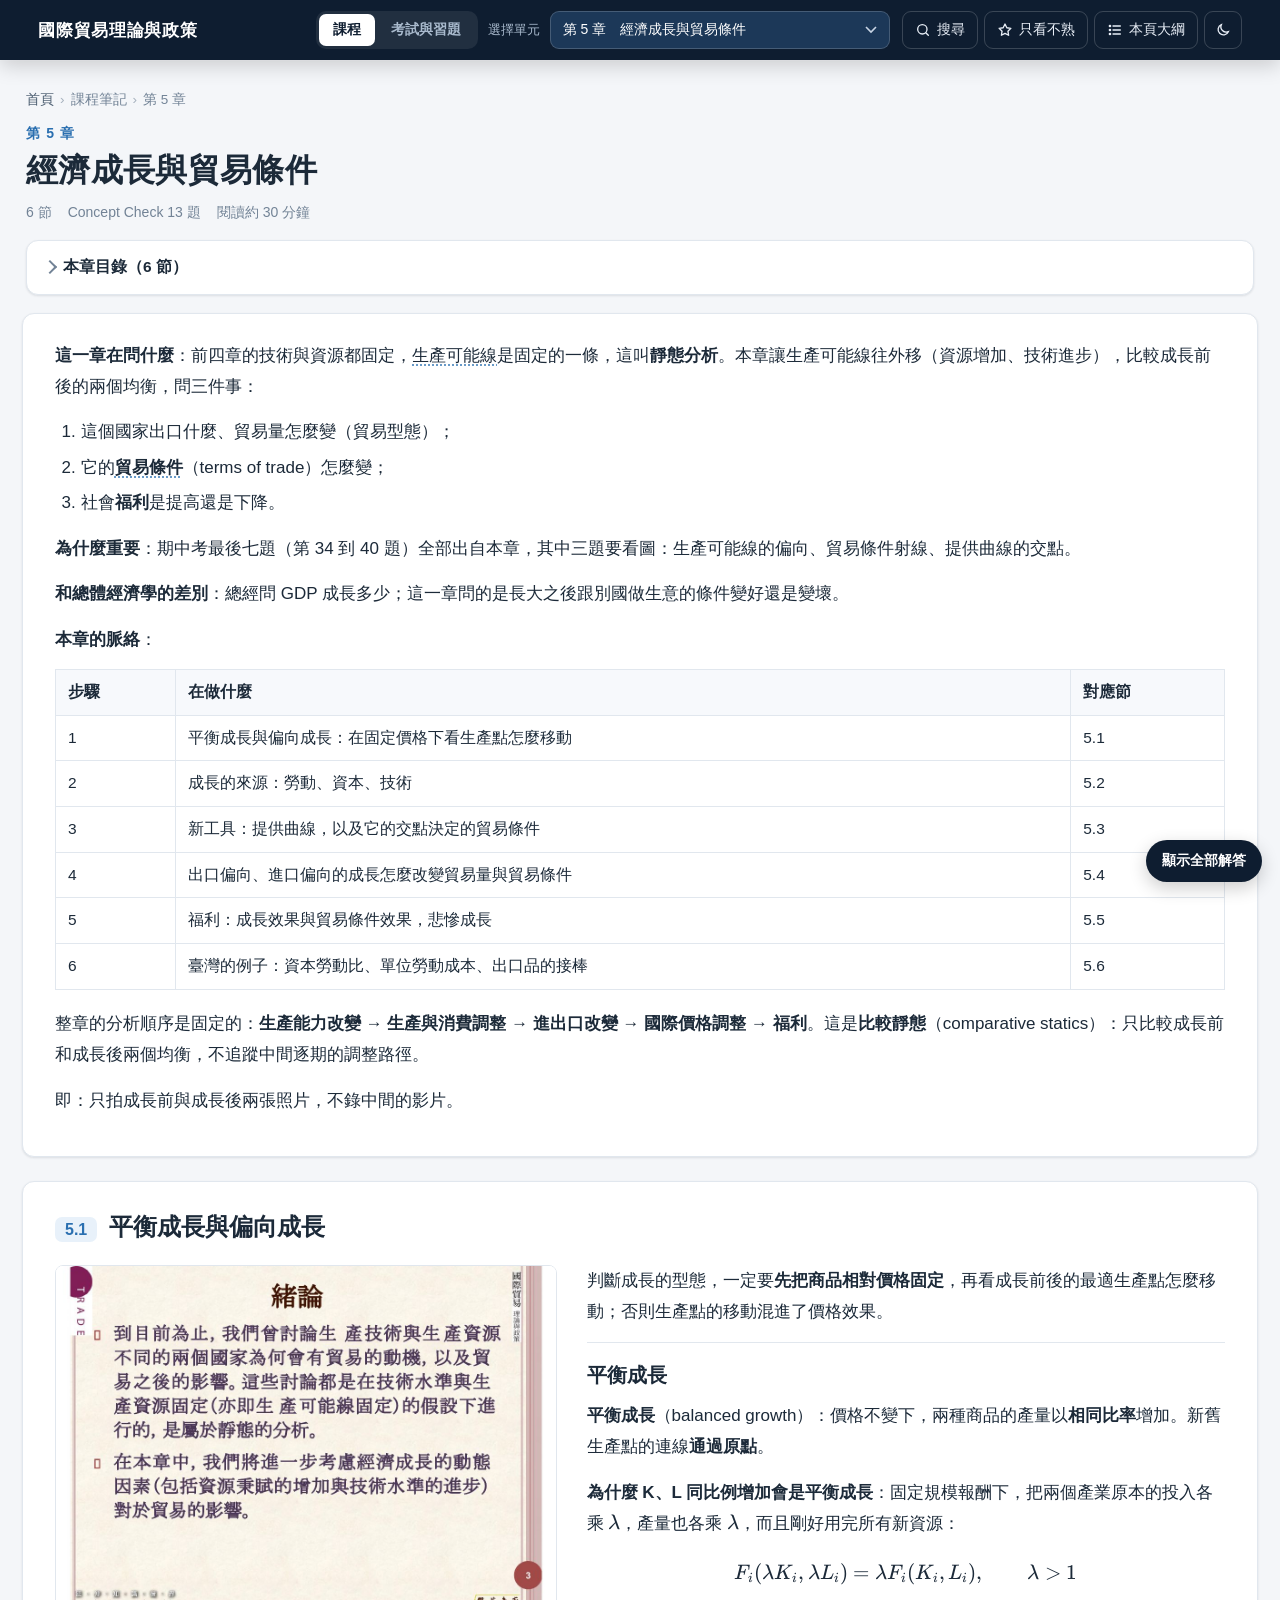
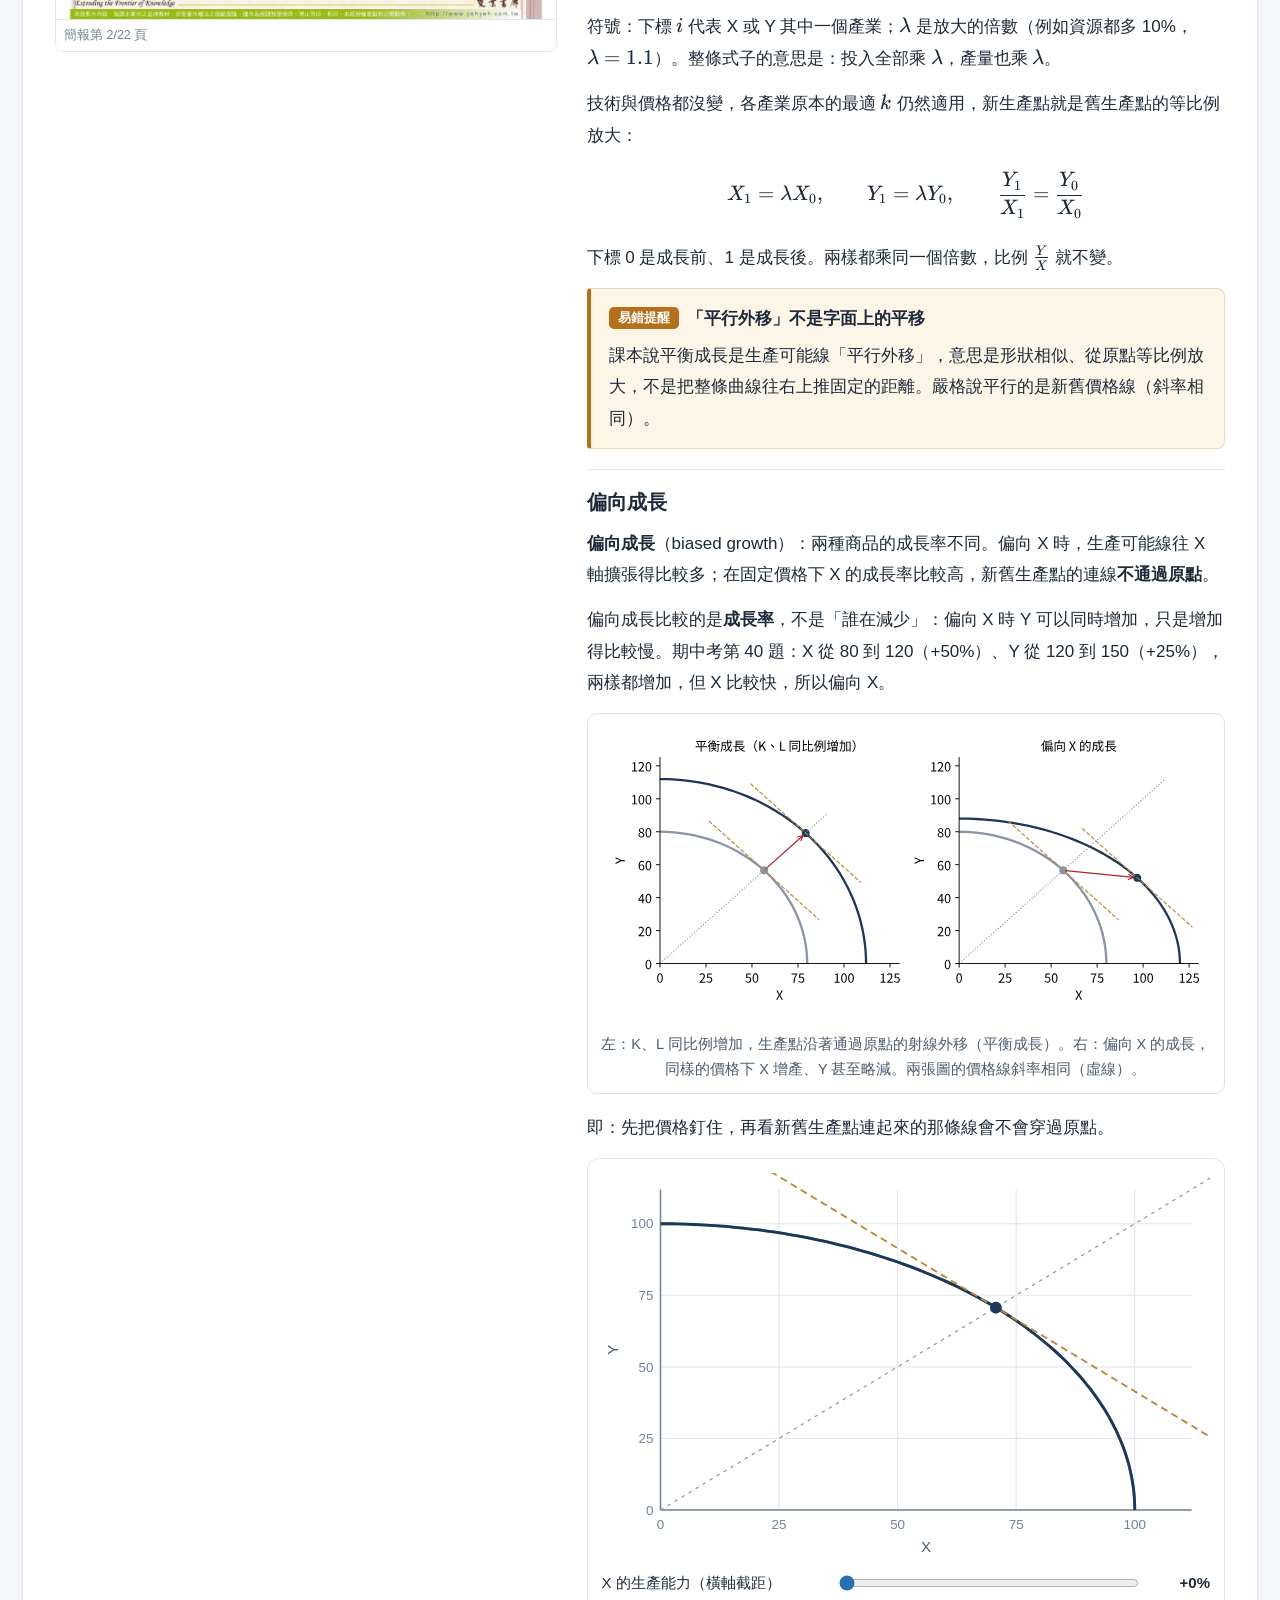
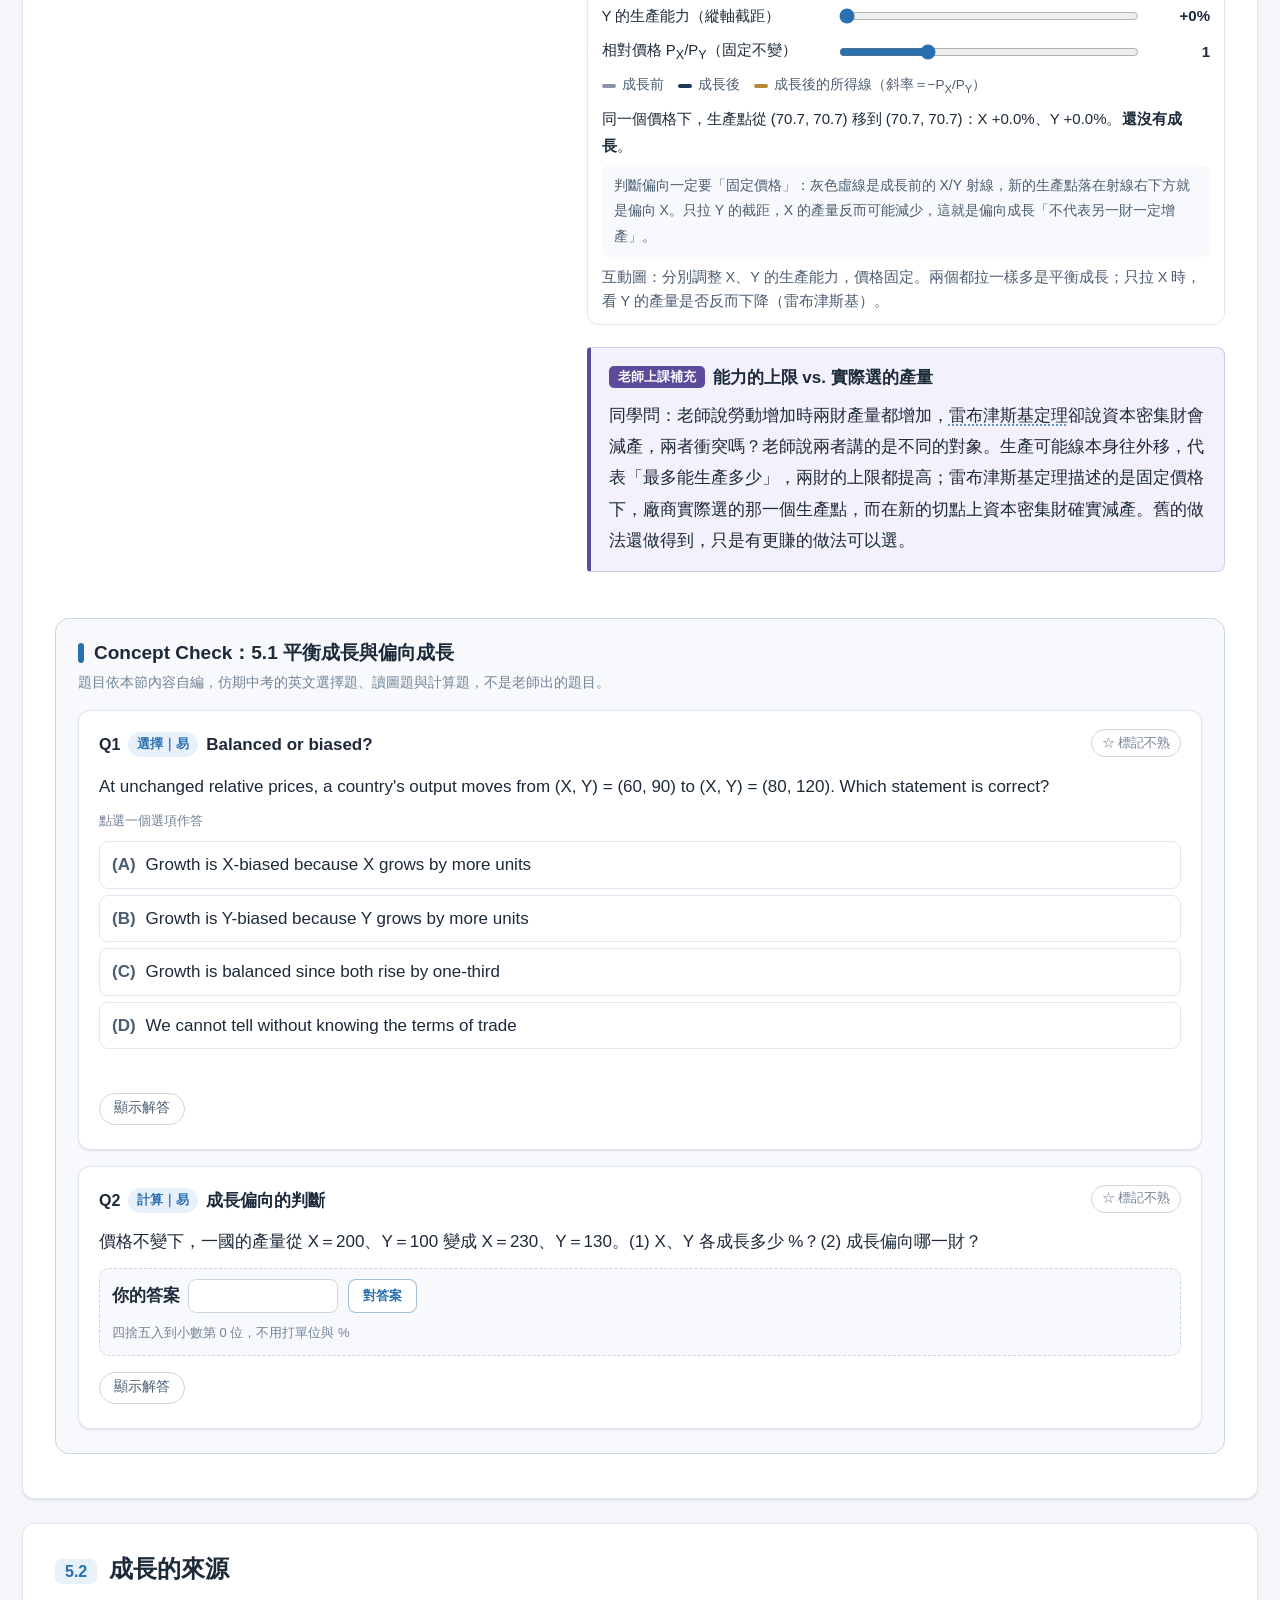
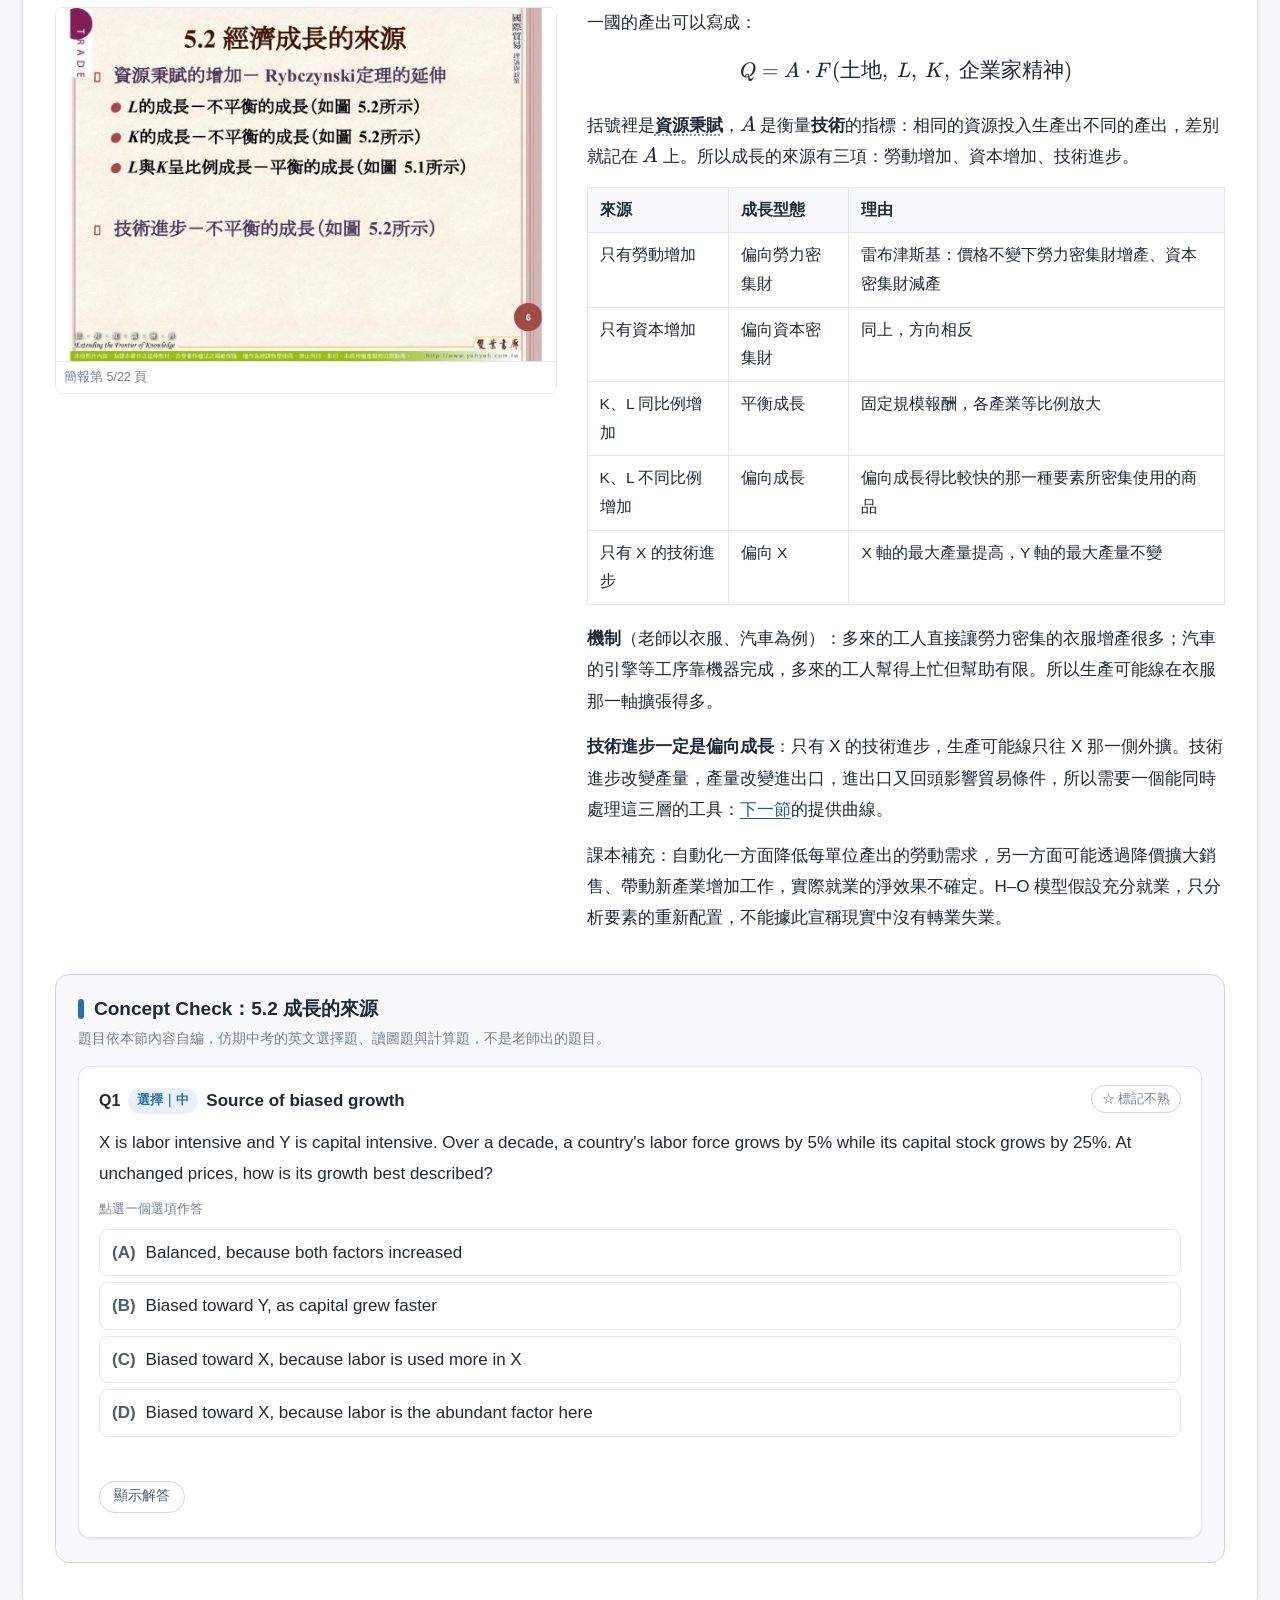
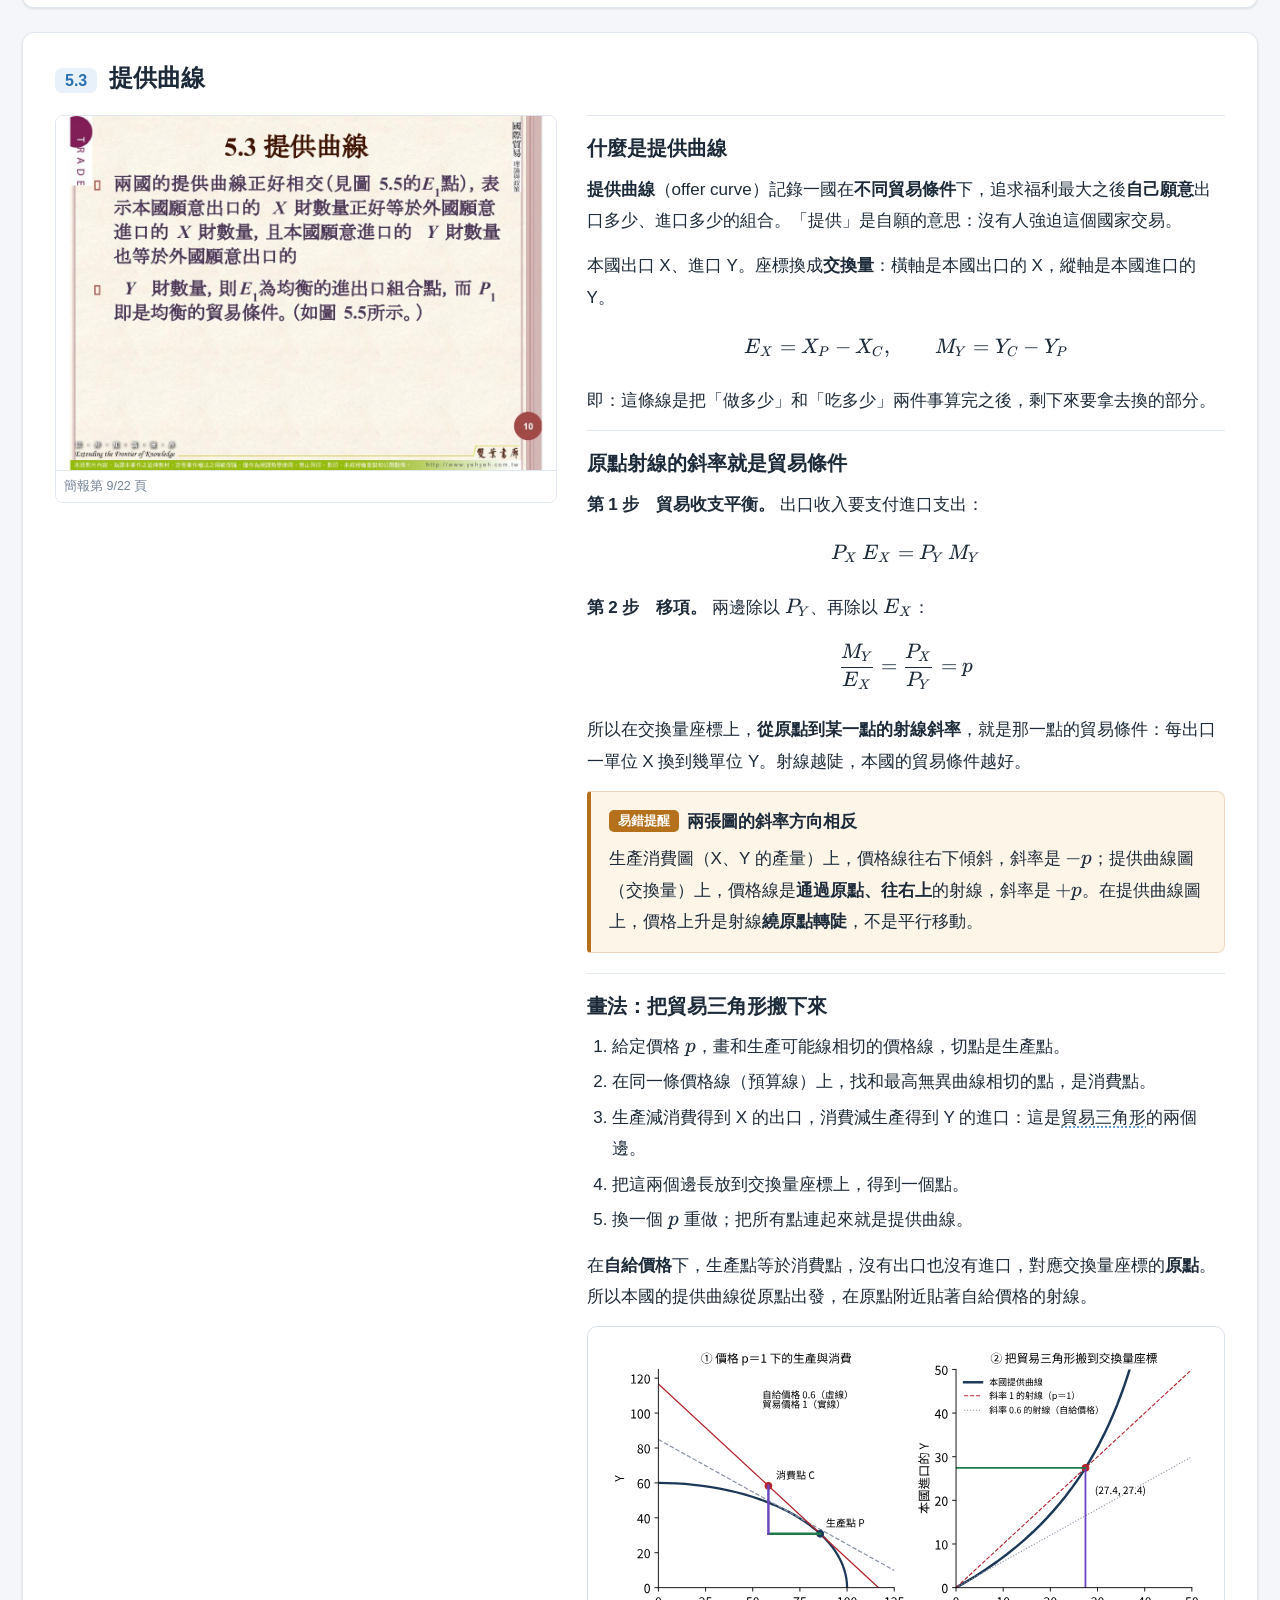
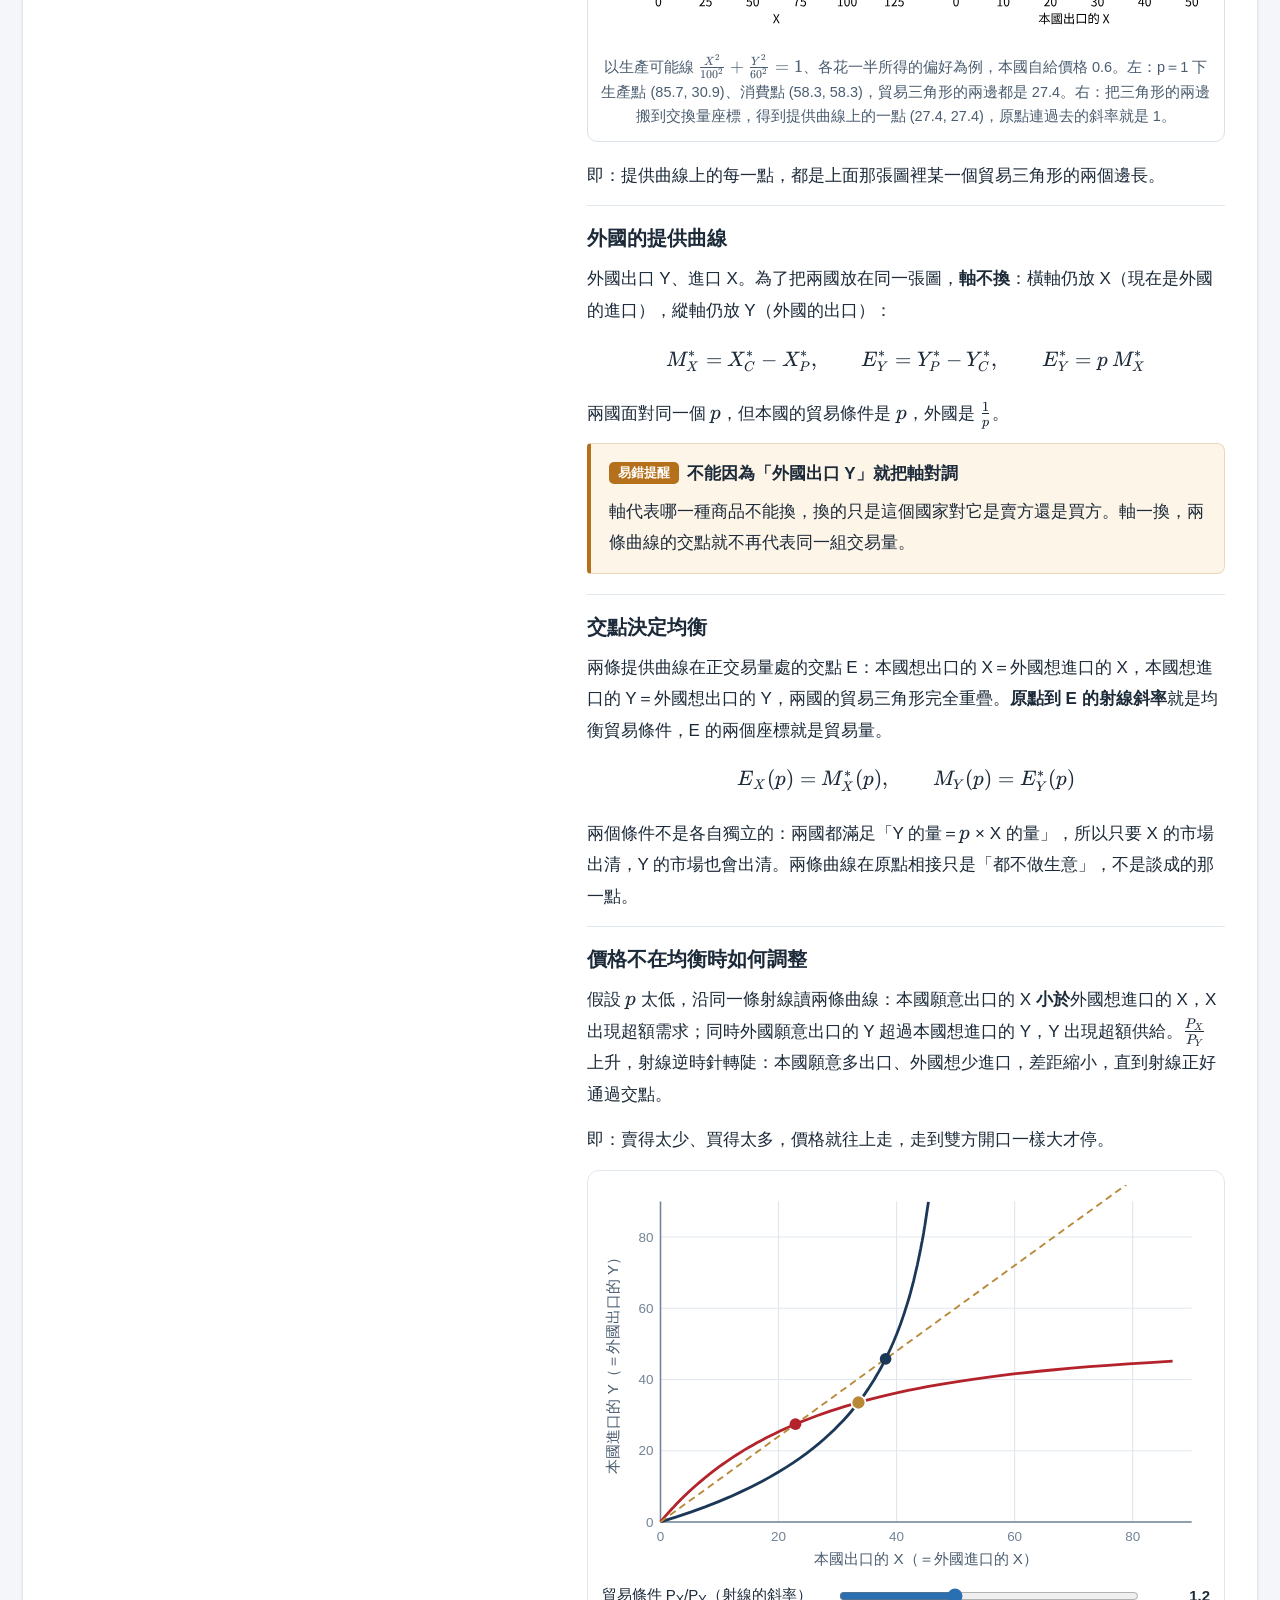
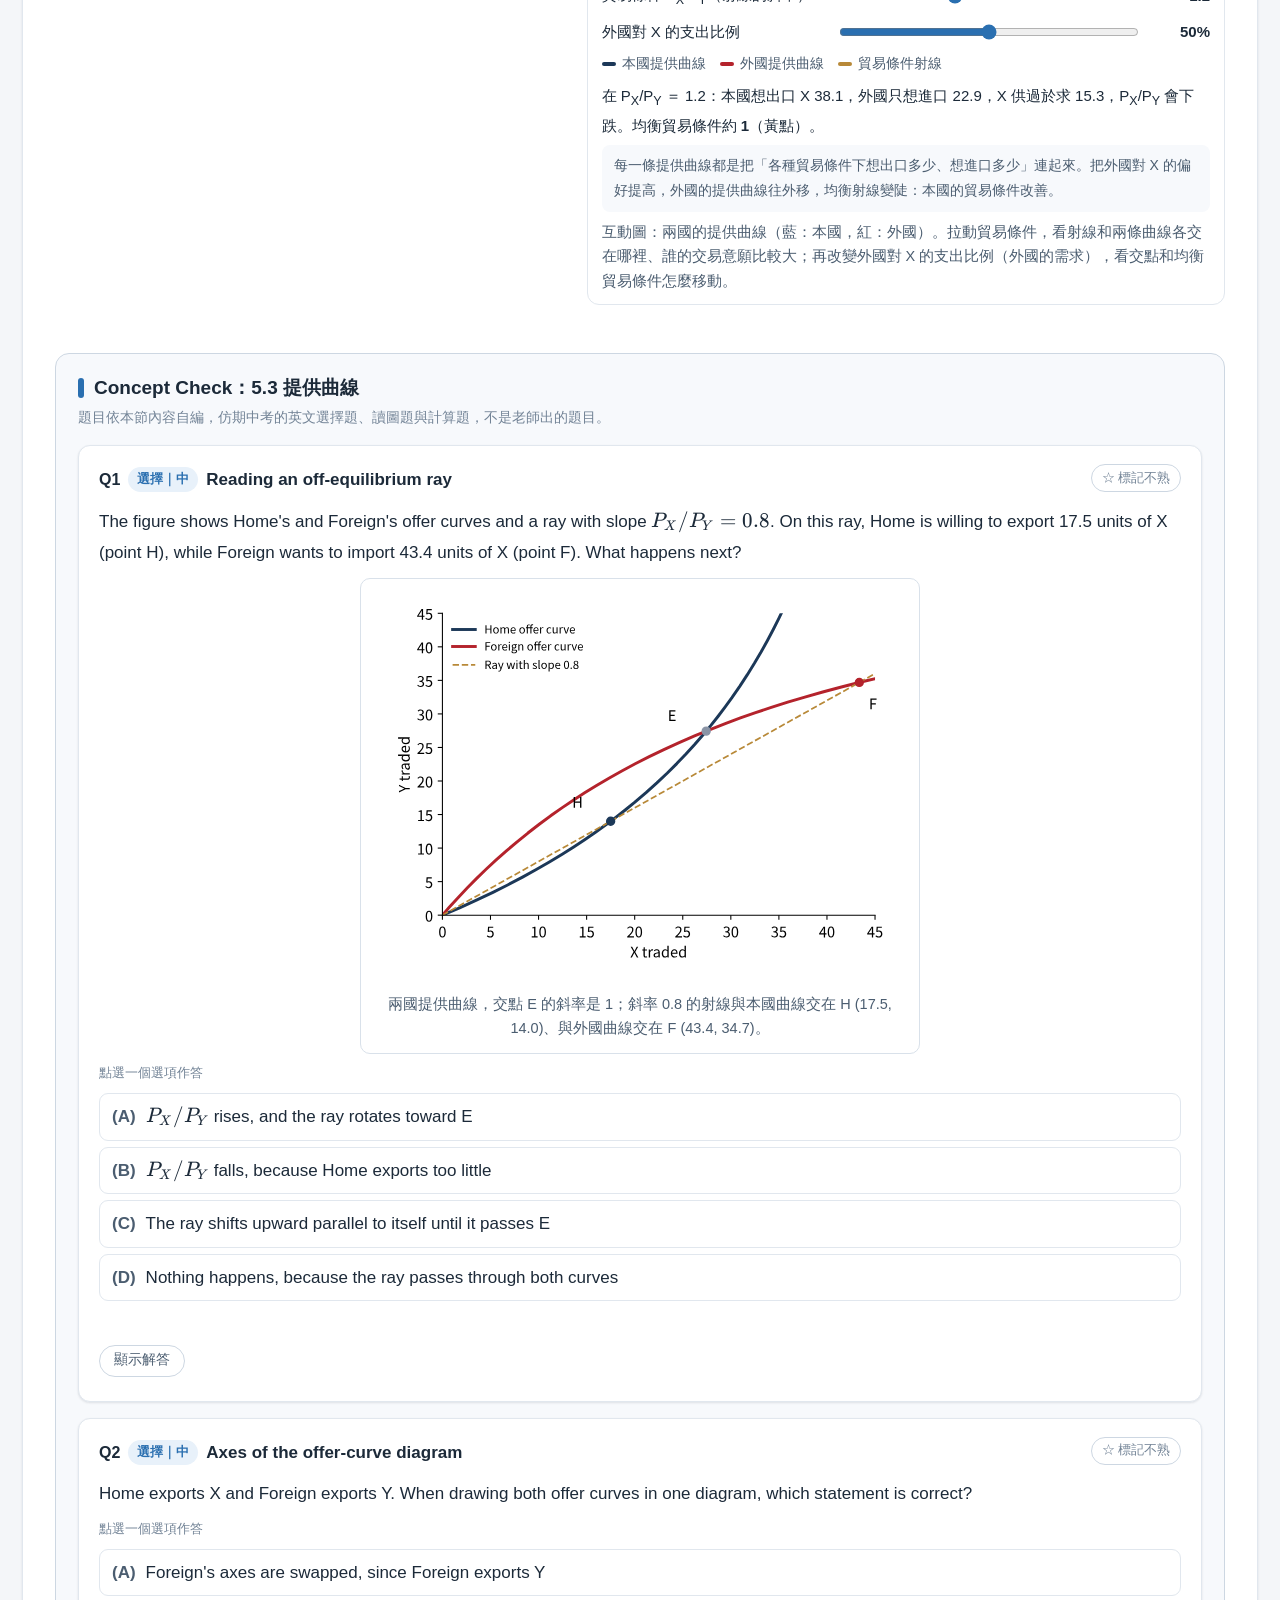
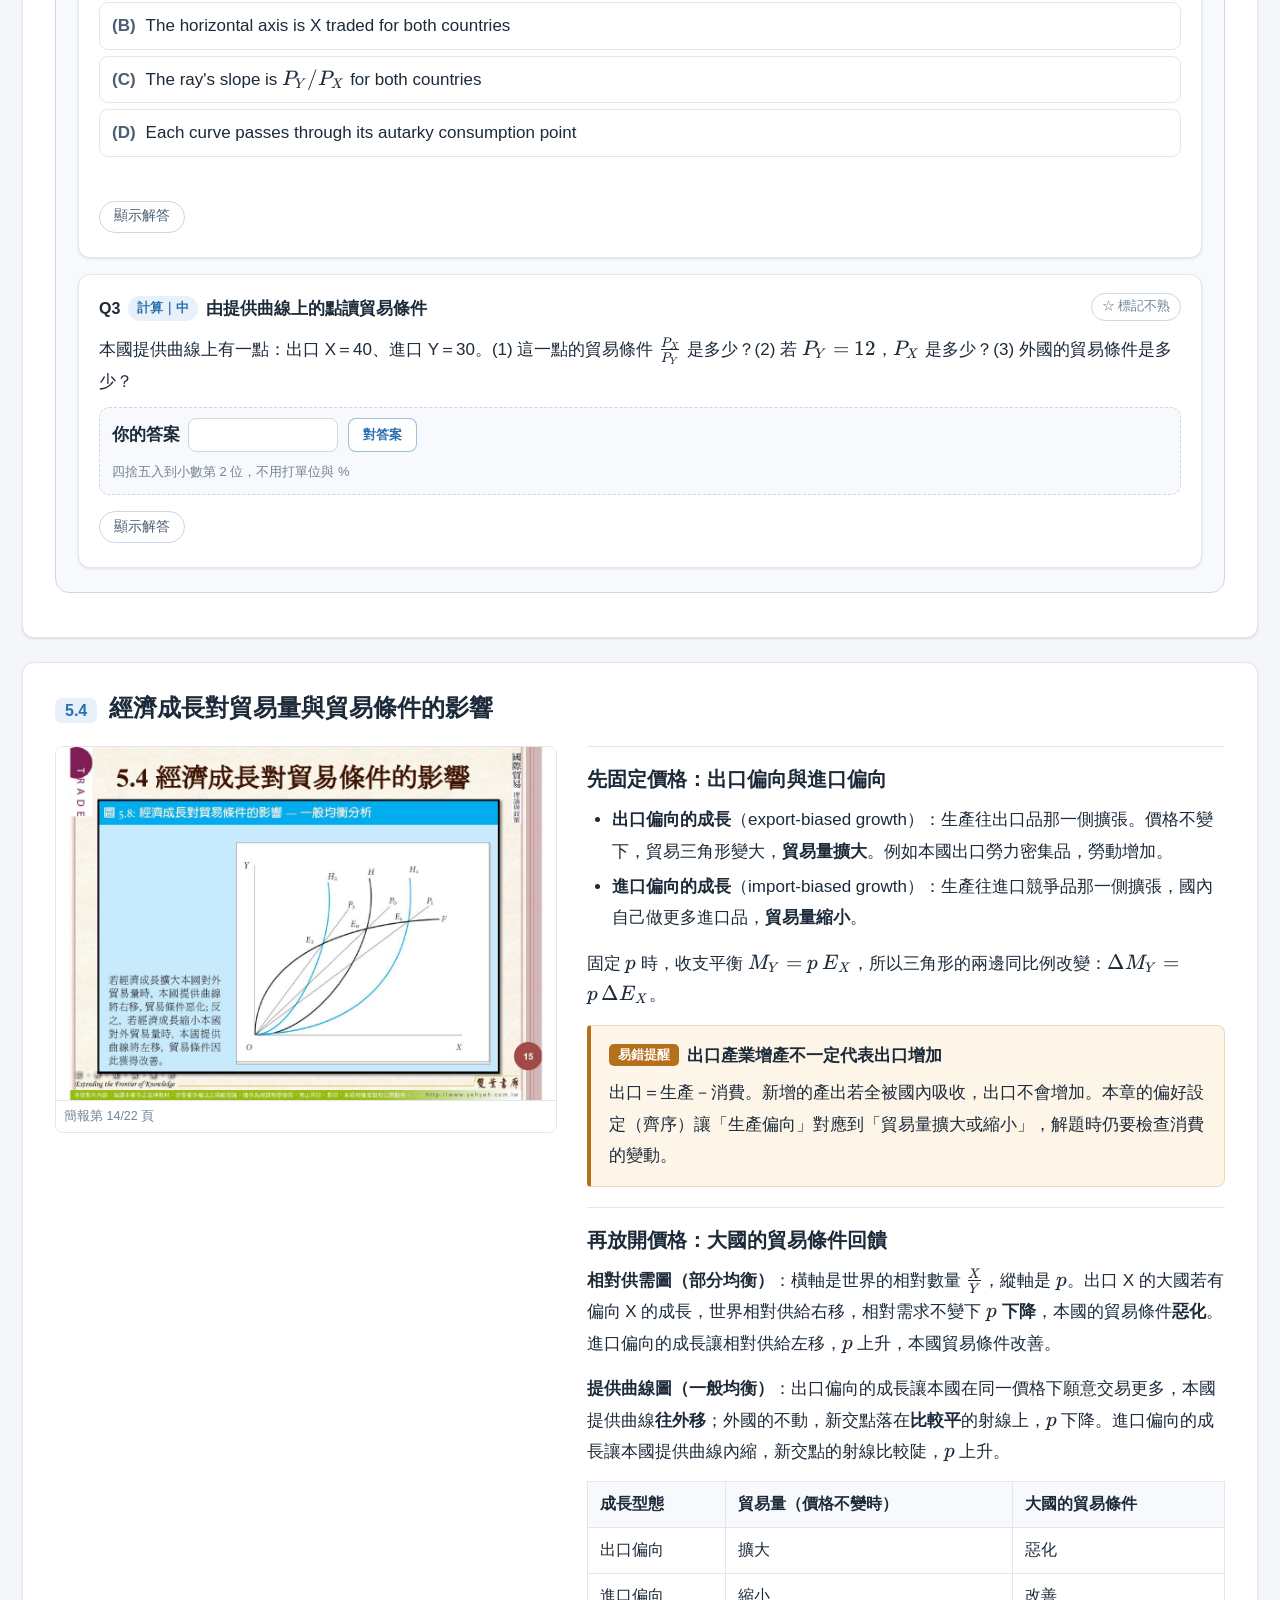
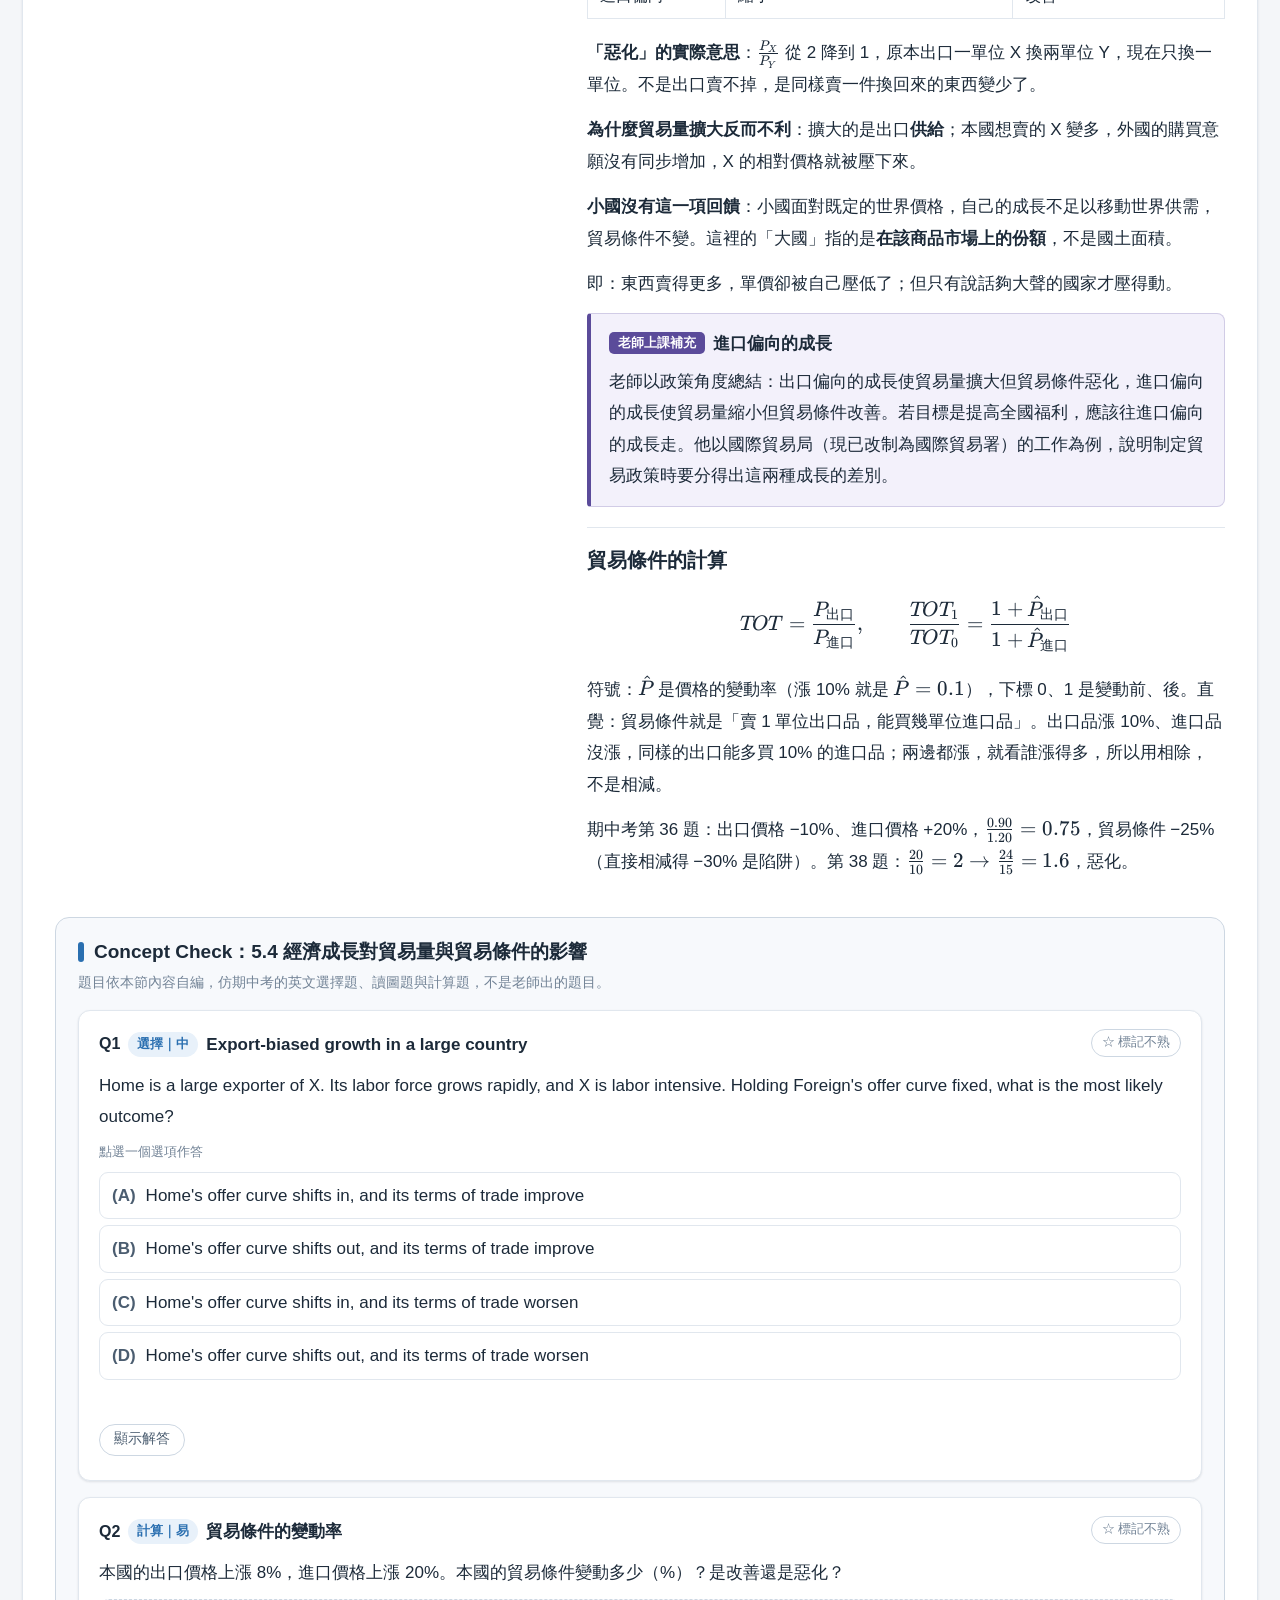
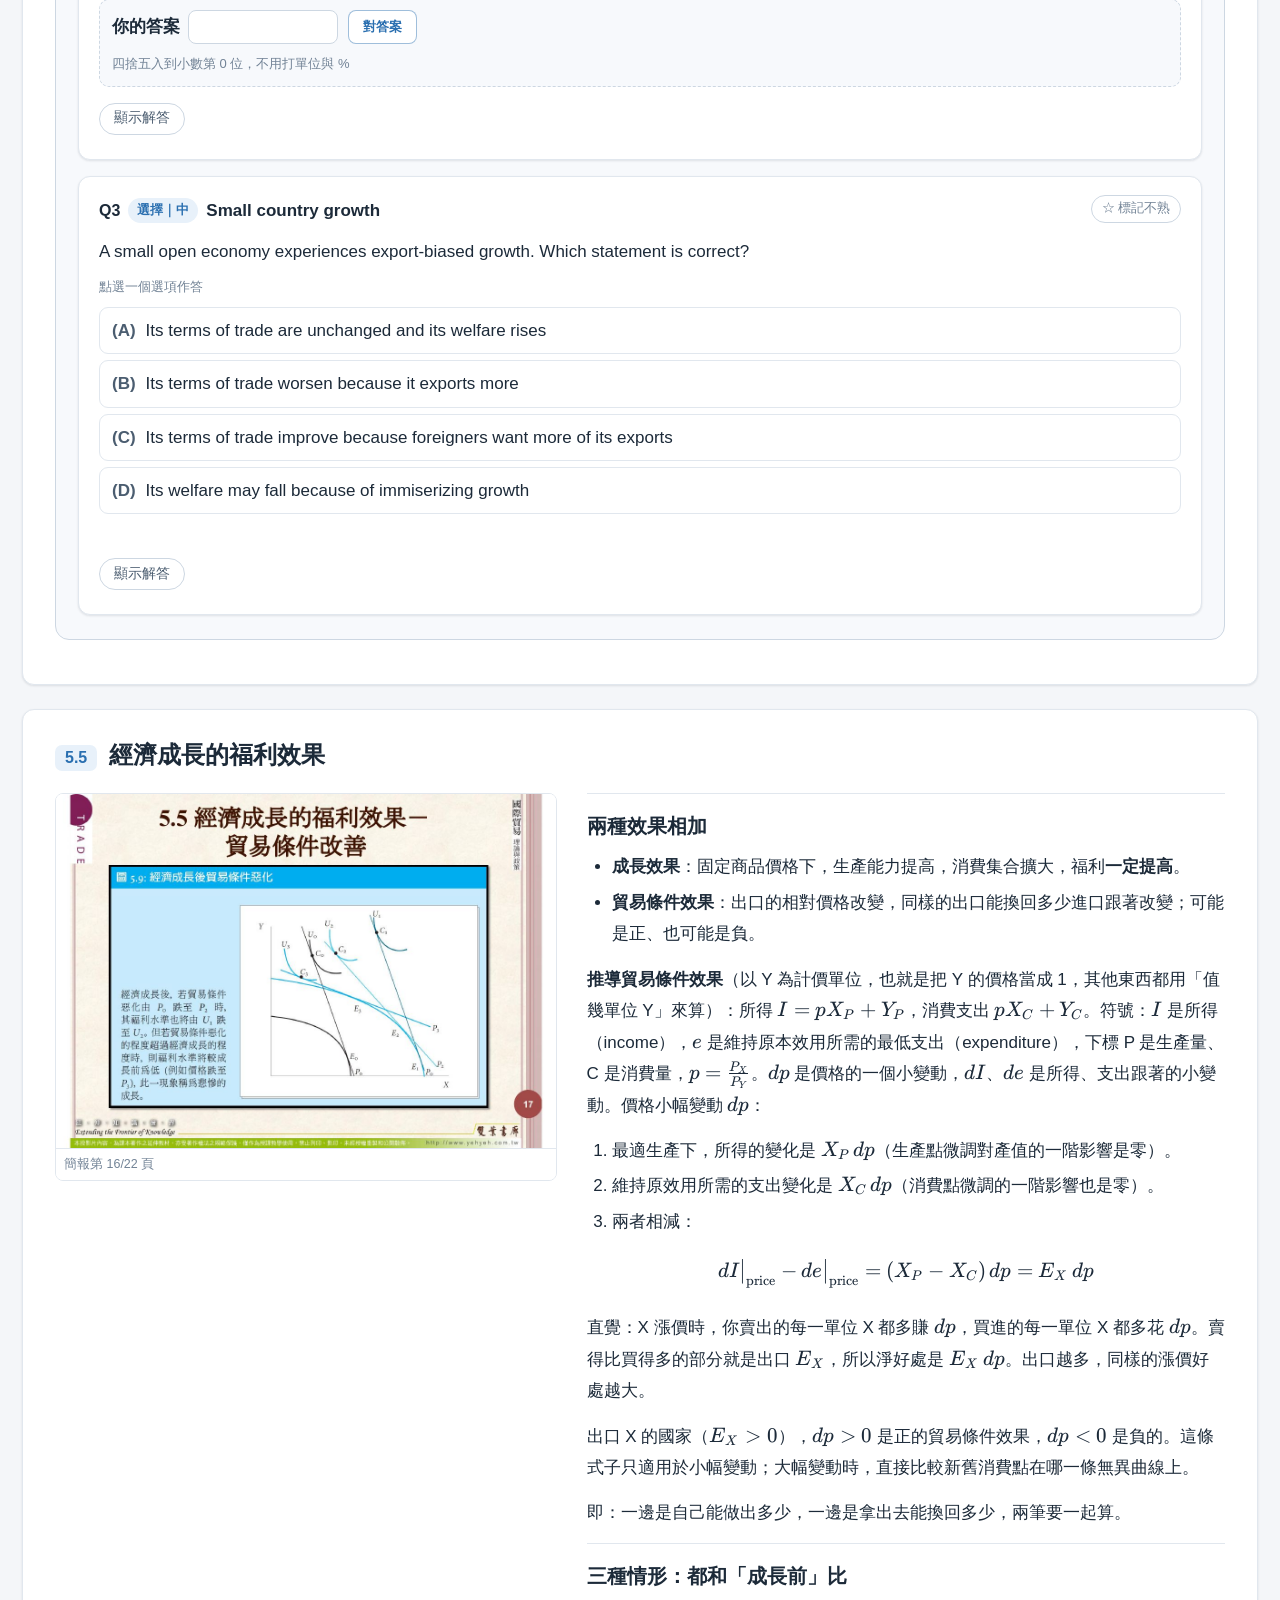
<file: ch05.html>
<!doctype html>
<html lang="zh-Hant"><head><meta charset="utf-8"><meta name="viewport" content="width=device-width,initial-scale=1">
<title>第 5 章 經濟成長與貿易條件｜國際貿易理論與政策</title>
<meta name="color-scheme" content="light dark">
<script>try{var t=localStorage.getItem('notes:theme')||(window.matchMedia&&matchMedia('(prefers-color-scheme: dark)').matches?'dark':'light');document.documentElement.setAttribute('data-theme',t)}catch(e){}</script>
<link rel="stylesheet" href="assets/katex/katex.min.css">
<link rel="stylesheet" href="assets/style.css?v=524bd23a">
<script defer src="assets/widgets.js?v=26da7ea5"></script>
</head><body class="has-slides" data-page="ch05" data-mode="course" data-course="trade" data-key="trade">
<a class="skip" href="#main">跳到主要內容</a>
<header class="topbar"><a class="brand" href="index.html" aria-label="國際貿易理論與政策｜課程筆記首頁"><span>國際貿易理論與政策</span><span class="sub">｜課程筆記</span></a>
<div class="pickers"><nav class="mode" aria-label="切換課程或考試與習題"><a href="ch01.html" data-mode="course" class=on>課程</a><a href="hw1.html" data-mode="hw">考試與習題</a></nav><label for="unitSelect">選擇單元</label><select id="unitSelect" aria-label="選擇單元"><option value="index.html">首頁：課程介紹與使用說明</option><option value="exam.html">工具：測驗模式</option><option value="notes.html">工具：我的重點與筆記</option><option value="ch01.html">第 1 章　緒論</option><option value="ch02.html">第 2 章　李嘉圖模型</option><option value="ch03.html">第 3 章　特定要素模型</option><option value="ch04.html">第 4 章　要素比例模型（H–O 模型）</option><option value="ch05.html" selected>第 5 章　經濟成長與貿易條件</option><option value="ch06.html">第 6 章　規模經濟、不完全競爭與國際貿易</option><option value="ch08.html">第 8 章　關稅與配額</option></select></div></header>
<main class="wrap" id="main"><nav class="crumbs" aria-label="目前位置"><a href="index.html">首頁</a><span class="sep">›</span><span>課程筆記</span><span class="sep">›</span><span>第 5 章</span></nav><header class="ch-head"><p class=eyebrow>第 5 章</p><h1>經濟成長與貿易條件</h1><p class="ch-meta"><span>6 節</span><span>Concept Check 13 題</span><span>閱讀約 30 分鐘</span></p><details class="ch-toc"><summary>本章目錄（6 節）</summary><ol><li><a href="#s5-1"><span>5.1</span>平衡成長與偏向成長</a></li><li><a href="#s5-2"><span>5.2</span>成長的來源</a></li><li><a href="#s5-3"><span>5.3</span>提供曲線</a></li><li><a href="#s5-4"><span>5.4</span>經濟成長對貿易量與貿易條件的影響</a></li><li><a href="#s5-5"><span>5.5</span>經濟成長的福利效果</a></li><li><a href="#s5-6"><span>5.6</span>臺灣的例子</a></li></ol></details></header>
<div class="ch-intro"><p><strong>這一章在問什麼</strong>：前四章的技術與資源都固定，<span class="gl" tabindex="0" role="button" data-g="生產可能線">生產可能線</span>是固定的一條，這叫<strong>靜態分析</strong>。本章讓生產可能線往外移（資源增加、技術進步），比較成長前後的兩個均衡，問三件事：</p>
<ol>
<li>這個國家出口什麼、貿易量怎麼變（貿易型態）；</li>
<li>它的<strong><span class="gl" tabindex="0" role="button" data-g="貿易條件">貿易條件</span></strong>（terms of trade）怎麼變；</li>
<li>社會<strong>福利</strong>是提高還是下降。</li>
</ol>
<p><strong>為什麼重要</strong>：期中考最後七題（第 34 到 40 題）全部出自本章，其中三題要看圖：生產可能線的偏向、貿易條件射線、提供曲線的交點。</p>
<p><strong>和總體經濟學的差別</strong>：總經問 GDP 成長多少；這一章問的是長大之後跟別國做生意的條件變好還是變壞。</p>
<p><strong>本章的脈絡</strong>：</p>
<table>
<thead>
<tr>
<th>步驟</th>
<th>在做什麼</th>
<th>對應節</th>
</tr>
</thead>
<tbody>
<tr>
<td>1</td>
<td>平衡成長與偏向成長：在固定價格下看生產點怎麼移動</td>
<td>5.1</td>
</tr>
<tr>
<td>2</td>
<td>成長的來源：勞動、資本、技術</td>
<td>5.2</td>
</tr>
<tr>
<td>3</td>
<td>新工具：提供曲線，以及它的交點決定的貿易條件</td>
<td>5.3</td>
</tr>
<tr>
<td>4</td>
<td>出口偏向、進口偏向的成長怎麼改變貿易量與貿易條件</td>
<td>5.4</td>
</tr>
<tr>
<td>5</td>
<td>福利：成長效果與貿易條件效果，悲慘成長</td>
<td>5.5</td>
</tr>
<tr>
<td>6</td>
<td>臺灣的例子：資本勞動比、單位勞動成本、出口品的接棒</td>
<td>5.6</td>
</tr>
</tbody>
</table>
<p>整章的分析順序是固定的：<strong>生產能力改變 → 生產與消費調整 → 進出口改變 → 國際價格調整 → 福利</strong>。這是<strong>比較靜態</strong>（comparative statics）：只比較成長前和成長後兩個均衡，不追蹤中間逐期的調整路徑。</p>
<p>即：只拍成長前與成長後兩張照片，不錄中間的影片。</p></div><section class="sec has-sl" id="s5-1" data-label="5.1 平衡成長與偏向成長"><h2><span class="num">5.1</span>平衡成長與偏向成長</h2><div class="sl-rows"><div class="sl-seg"><aside class="sl-view"><div class="sl-stick"><div class="sl-g on" data-g="0" data-n="3"><a class="sl-pg" href="assets/slides/ch05/p-001.jpg" target="_blank" rel="noopener" title="開新分頁看大圖"><img loading="lazy" src="assets/slides/ch05/p-001.jpg" alt="國際貿易CH5.pdf 第 1 頁"><span>簡報第 1/22 頁</span></a><a class="sl-pg" href="assets/slides/ch05/p-003.jpg" target="_blank" rel="noopener" title="開新分頁看大圖"><img loading="lazy" src="assets/slides/ch05/p-003.jpg" alt="國際貿易CH5.pdf 第 3 頁"><span>簡報第 3/22 頁</span></a><a class="sl-pg" href="assets/slides/ch05/p-004.jpg" target="_blank" rel="noopener" title="開新分頁看大圖"><img loading="lazy" src="assets/slides/ch05/p-004.jpg" alt="國際貿易CH5.pdf 第 4 頁"><span>簡報第 4/22 頁</span></a></div><div class="sl-g" data-g="1" data-n="1"><a class="sl-pg" href="assets/slides/ch05/p-002.jpg" target="_blank" rel="noopener" title="開新分頁看大圖"><img loading="lazy" src="assets/slides/ch05/p-002.jpg" alt="國際貿易CH5.pdf 第 2 頁"><span>簡報第 2/22 頁</span></a></div></div></aside><div class="sl-text"><div class="sl-mob" data-n="3"><a class="sl-pg" href="assets/slides/ch05/p-001.jpg" target="_blank" rel="noopener" title="開新分頁看大圖"><img loading="lazy" src="assets/slides/ch05/p-001.jpg" alt="國際貿易CH5.pdf 第 1 頁"><span>簡報第 1/22 頁</span></a><a class="sl-pg" href="assets/slides/ch05/p-003.jpg" target="_blank" rel="noopener" title="開新分頁看大圖"><img loading="lazy" src="assets/slides/ch05/p-003.jpg" alt="國際貿易CH5.pdf 第 3 頁"><span>簡報第 3/22 頁</span></a><a class="sl-pg" href="assets/slides/ch05/p-004.jpg" target="_blank" rel="noopener" title="開新分頁看大圖"><img loading="lazy" src="assets/slides/ch05/p-004.jpg" alt="國際貿易CH5.pdf 第 4 頁"><span>簡報第 4/22 頁</span></a></div><div class="sl-b" data-g="0"><p>判斷成長的型態，一定要<strong>先把商品相對價格固定</strong>，再看成長前後的最適生產點怎麼移動；否則生產點的移動混進了價格效果。</p></div><div class="sl-b" data-g="0"><h3 id="s5-1-1">平衡成長</h3><p><strong>平衡成長</strong>（balanced growth）：價格不變下，兩種商品的產量以<strong>相同比率</strong>增加。新舊生產點的連線<strong>通過原點</strong>。</p></div><div class="sl-b" data-g="0"><p><strong>為什麼 K、L 同比例增加會是平衡成長</strong>：固定規模報酬下，把兩個產業原本的投入各乘 \(\lambda\)，產量也各乘 \(\lambda\)，而且剛好用完所有新資源：</p></div><div class="sl-b" data-g="0">
\[F_i(\lambda K_i,\lambda L_i)=\lambda F_i(K_i,L_i),\qquad \lambda>1\]
</div><div class="sl-b" data-g="0"><p>符號：下標 \(i\) 代表 X 或 Y 其中一個產業；\(\lambda\) 是放大的倍數（例如資源都多 10%，\(\lambda=1.1\)）。整條式子的意思是：投入全部乘 \(\lambda\)，產量也乘 \(\lambda\)。</p></div><div class="sl-b" data-g="0"><p>技術與價格都沒變，各產業原本的最適 \(k\) 仍然適用，新生產點就是舊生產點的等比例放大：</p></div><div class="sl-b" data-g="0">
\[X_1=\lambda X_0,\qquad Y_1=\lambda Y_0,\qquad\frac{Y_1}{X_1}=\frac{Y_0}{X_0}\]
</div><div class="sl-b" data-g="0"><p>下標 0 是成長前、1 是成長後。兩樣都乘同一個倍數，比例 \(\frac{Y}{X}\) 就不變。</p></div><div class="sl-b" data-g="0"><div class="box warn"><span class="tag">易錯提醒</span><strong class="bt">「平行外移」不是字面上的平移</strong><p>課本說平衡成長是生產可能線「平行外移」，意思是形狀相似、從原點等比例放大，不是把整條曲線往右上推固定的距離。嚴格說平行的是新舊價格線（斜率相同）。</p></div></div><div class="sl-b" data-g="0"><h3 id="s5-1-2">偏向成長</h3><p><strong>偏向成長</strong>（biased growth）：兩種商品的成長率不同。偏向 X 時，生產可能線往 X 軸擴張得比較多；在固定價格下 X 的成長率比較高，新舊生產點的連線<strong>不通過原點</strong>。</p></div><div class="sl-b" data-g="0"><p>偏向成長比較的是<strong>成長率</strong>，不是「誰在減少」：偏向 X 時 Y 可以同時增加，只是增加得比較慢。期中考第 40 題：X 從 80 到 120（+50%）、Y 從 120 到 150（+25%），兩樣都增加，但 X 比較快，所以偏向 X。</p></div><div class="sl-b" data-g="0"><figure class="rfig"><a href="assets/fig/ch05-types.svg" target="_blank"><img alt="左：K、L 同比例增加，生產點沿著通過原點的射線外移（平衡成長）。右：偏向 X 的成長，同樣的價格下 X 增產、Y 甚至略減。兩張圖的價格線斜率相同（虛線）。" loading="lazy" src="assets/fig/ch05-types.svg"/></a><figcaption>左：K、L 同比例增加，生產點沿著通過原點的射線外移（平衡成長）。右：偏向 X 的成長，同樣的價格下 X 增產、Y 甚至略減。兩張圖的價格線斜率相同（虛線）。</figcaption></figure></div><div class="sl-b" data-g="0"><p>即：先把價格釘住，再看新舊生產點連起來的那條線會不會穿過原點。</p></div><div class="sl-b" data-g="0"><figure class="tw-fig"><div class="tw" data-a="" data-w="growth"><noscript>互動圖需要開啟 JavaScript。</noscript></div><figcaption>互動圖：分別調整 X、Y 的生產能力，價格固定。兩個都拉一樣多是平衡成長；只拉 X 時，看 Y 的產量是否反而下降（雷布津斯基）。</figcaption></figure></div><div class="sl-mob" data-n="1"><a class="sl-pg" href="assets/slides/ch05/p-002.jpg" target="_blank" rel="noopener" title="開新分頁看大圖"><img loading="lazy" src="assets/slides/ch05/p-002.jpg" alt="國際貿易CH5.pdf 第 2 頁"><span>簡報第 2/22 頁</span></a></div><div class="sl-b" data-g="1"><div class="box teacher"><span class="tag">老師上課補充</span><strong class="bt">能力的上限 vs. 實際選的產量</strong><p>同學問：老師說勞動增加時兩財產量都增加，<span class="gl" tabindex="0" role="button" data-g="雷布津斯基定理">雷布津斯基定理</span>卻說資本密集財會減產，兩者衝突嗎？老師說兩者講的是不同的對象。生產可能線本身往外移，代表「最多能生產多少」，兩財的上限都提高；雷布津斯基定理描述的是固定價格下，廠商實際選的那一個生產點，而在新的切點上資本密集財確實減產。舊的做法還做得到，只是有更賺的做法可以選。</p></div></div></div></div><section class="cc" id="cc-s5-1"><h3 class="cc-h">Concept Check：5.1 平衡成長與偏向成長</h3><p class="cc-note">題目依本節內容自編，仿期中考的英文選擇題、讀圖題與計算題，不是老師出的題目。</p><article class="q" data-key="C" data-label="5.1 平衡成長與偏向成長 Q1" id="q-s5-1-1"><div class="q-meta"><h4><a href="#q-s5-1-1">Q1</a></h4><span class="q-kind">選擇｜易</span><span class="q-title">Balanced or biased?</span></div><div class="q-text"><p>At unchanged relative prices, a country's output moves from (X, Y) = (60, 90) to (X, Y) = (80, 120). Which statement is correct?</p></div><ol class="opts"><li data-k="A"><b>(A)</b><span>Growth is X-biased because X grows by more units</span></li><li data-k="B"><b>(B)</b><span>Growth is Y-biased because Y grows by more units</span></li><li data-k="C"><b>(C)</b><span>Growth is balanced since both rise by one-third</span></li><li data-k="D"><b>(D)</b><span>We cannot tell without knowing the terms of trade</span></li></ol><button aria-expanded="false" class="toggle" type="button">顯示解答</button><div class="sol" hidden=""><div class="zh"><p class="sh">中文題意</p><p>相對價格不變下，一國的產量從 (60, 90) 變成 (80, 120)。哪一個敘述正確？</p></div><div class="ans"><strong>答案 (C)</strong><p>Growth is balanced since both rise by one-third</p></div><div class="why"><p class="sh">解析</p>\[\frac{80}{60}=\frac{120}{90}=\frac{4}{3}\]
<p>兩種商品都增加三分之一，\(\frac{Y}{X}=1.5\) 不變，新舊生產點在同一條通過原點的射線上，是平衡成長。</p>
<ul>
<li>(A) 錯。X 增加 20 單位、Y 增加 30 單位，比的應該是比率，不是單位數。</li>
<li>(B) 錯。Y 增加的單位數比較多，但比率相同。</li>
<li>(C) 正確。</li>
<li>(D) 錯。題目已經固定相對價格，可以判斷。</li>
</ul>
<p>即：看比率，不看絕對增量。</p></div><div class="tip"><p class="sh">易錯提醒</p><ul>
<li>期中考第 40 題是偏向的例子（+50% 對 +25%），本題是平衡的例子。</li>
</ul></div></div></article><article class="q" data-label="5.1 平衡成長與偏向成長 Q2" id="q-s5-1-2"><div class="q-meta"><h4><a href="#q-s5-1-2">Q2</a></h4><span class="q-kind">計算｜易</span><span class="q-title">成長偏向的判斷</span></div><div class="q-text"><p>價格不變下，一國的產量從 X＝200、Y＝100 變成 X＝230、Y＝130。(1) X、Y 各成長多少 %？(2) 成長偏向哪一財？</p></div><div class="numans" data-ans="30" data-dp="0"><label>你的答案<input aria-label="輸入數字答案" inputmode="decimal" type="text"/></label><button class="chk" type="button">對答案</button><span aria-live="polite" class="res"></span><small>四捨五入到小數第 0 位，不用打單位與 %</small></div><button aria-expanded="false" class="toggle" type="button">顯示解答</button><div class="sol" hidden=""><div class="ans"><strong>答案</strong><p>(1) X 成長 15%、Y 成長 30%；(2) 偏向 Y</p></div><div class="why"><p class="sh">解析</p>\[\frac{230}{200}-1=15\%,\qquad \frac{130}{100}-1=30\%\]
<p>兩樣都增加 30 單位，但 Y 的成長率比較高，\(\frac{Y}{X}\) 從 0.5 升到約 0.565，成長偏向 Y。</p>
<p>即：增加的單位一樣，基數小的那一個成長率比較高。</p></div><div class="tip"><p class="sh">易錯提醒</p><ul>
<li>不要因為兩者增加的單位數一樣就判斷為平衡成長。</li>
</ul></div></div></article></section></div></section><section class="sec has-sl" id="s5-2" data-label="5.2 成長的來源"><h2><span class="num">5.2</span>成長的來源</h2><div class="sl-rows"><div class="sl-seg"><aside class="sl-view"><div class="sl-stick"><div class="sl-g on" data-g="0" data-n="1"><a class="sl-pg" href="assets/slides/ch05/p-005.jpg" target="_blank" rel="noopener" title="開新分頁看大圖"><img loading="lazy" src="assets/slides/ch05/p-005.jpg" alt="國際貿易CH5.pdf 第 5 頁"><span>簡報第 5/22 頁</span></a></div></div></aside><div class="sl-text"><div class="sl-mob" data-n="1"><a class="sl-pg" href="assets/slides/ch05/p-005.jpg" target="_blank" rel="noopener" title="開新分頁看大圖"><img loading="lazy" src="assets/slides/ch05/p-005.jpg" alt="國際貿易CH5.pdf 第 5 頁"><span>簡報第 5/22 頁</span></a></div><div class="sl-b" data-g="0"><p>一國的產出可以寫成：</p></div><div class="sl-b" data-g="0">
\[Q=A\cdot F(\text{土地},\ L,\ K,\ \text{企業家精神})\]
</div><div class="sl-b" data-g="0"><p>括號裡是<strong><span class="gl" tabindex="0" role="button" data-g="資源秉賦">資源秉賦</span></strong>，\(A\) 是衡量<strong>技術</strong>的指標：相同的資源投入生產出不同的產出，差別就記在 \(A\) 上。所以成長的來源有三項：勞動增加、資本增加、技術進步。</p></div><div class="sl-b" data-g="0"><table>
<thead>
<tr>
<th>來源</th>
<th>成長型態</th>
<th>理由</th>
</tr>
</thead>
<tbody>
<tr>
<td>只有勞動增加</td>
<td>偏向勞力密集財</td>
<td>雷布津斯基：價格不變下勞力密集財增產、資本密集財減產</td>
</tr>
<tr>
<td>只有資本增加</td>
<td>偏向資本密集財</td>
<td>同上，方向相反</td>
</tr>
<tr>
<td>K、L 同比例增加</td>
<td>平衡成長</td>
<td>固定規模報酬，各產業等比例放大</td>
</tr>
<tr>
<td>K、L 不同比例增加</td>
<td>偏向成長</td>
<td>偏向成長得比較快的那一種要素所密集使用的商品</td>
</tr>
<tr>
<td>只有 X 的技術進步</td>
<td>偏向 X</td>
<td>X 軸的最大產量提高，Y 軸的最大產量不變</td>
</tr>
</tbody>
</table></div><div class="sl-b" data-g="0"><p><strong>機制</strong>（老師以衣服、汽車為例）：多來的工人直接讓勞力密集的衣服增產很多；汽車的引擎等工序靠機器完成，多來的工人幫得上忙但幫助有限。所以生產可能線在衣服那一軸擴張得多。</p></div><div class="sl-b" data-g="0"><p><strong>技術進步一定是偏向成長</strong>：只有 X 的技術進步，生產可能線只往 X 那一側外擴。技術進步改變產量，產量改變進出口，進出口又回頭影響貿易條件，所以需要一個能同時處理這三層的工具：<a class="xref" href="#s5-3">下一節</a>的提供曲線。</p></div><div class="sl-b" data-g="0"><p>課本補充：自動化一方面降低每單位產出的勞動需求，另一方面可能透過降價擴大銷售、帶動新產業增加工作，實際就業的淨效果不確定。H–O 模型假設充分就業，只分析要素的重新配置，不能據此宣稱現實中沒有轉業失業。</p></div></div></div><section class="cc" id="cc-s5-2"><h3 class="cc-h">Concept Check：5.2 成長的來源</h3><p class="cc-note">題目依本節內容自編，仿期中考的英文選擇題、讀圖題與計算題，不是老師出的題目。</p><article class="q" data-key="B" data-label="5.2 成長的來源 Q1" id="q-s5-2-1"><div class="q-meta"><h4><a href="#q-s5-2-1">Q1</a></h4><span class="q-kind">選擇｜中</span><span class="q-title">Source of biased growth</span></div><div class="q-text"><p>X is labor intensive and Y is capital intensive. Over a decade, a country's labor force grows by 5% while its capital stock grows by 25%. At unchanged prices, how is its growth best described?</p></div><ol class="opts"><li data-k="A"><b>(A)</b><span>Balanced, because both factors increased</span></li><li data-k="B"><b>(B)</b><span>Biased toward Y, as capital grew faster</span></li><li data-k="C"><b>(C)</b><span>Biased toward X, because labor is used more in X</span></li><li data-k="D"><b>(D)</b><span>Biased toward X, because labor is the abundant factor here</span></li></ol><button aria-expanded="false" class="toggle" type="button">顯示解答</button><div class="sol" hidden=""><div class="zh"><p class="sh">中文題意</p><p>X 是勞力密集財、Y 是資本密集財。十年間一國的勞動增加 5%、資本增加 25%。價格不變下，這種成長應該怎麼描述？</p></div><div class="ans"><strong>答案 (B)</strong><p>Biased toward Y, as capital grew faster</p></div><div class="why"><p class="sh">解析</p><p>兩種要素都增加時，要比較成長率：資本增加得比較快，相當於「平衡成長＋額外的資本增加」，額外的資本依雷布津斯基定理讓資本密集的 Y 擴張，成長偏向 Y。</p>
<ul>
<li>(A) 錯。平衡成長要求兩種要素同比例增加。</li>
<li>(B) 正確。</li>
<li>(C) 錯。勞動增加得比較慢，額外的部分是資本。</li>
<li>(D) 錯。題目沒有提到豐富程度；偏向由成長得比較快的要素決定。</li>
</ul>
<p>即：兩邊都變多的時候，看哪一邊變多得更快。</p></div><div class="tip"><p class="sh">易錯提醒</p><ul>
<li>臺灣 1987 到 2016 年資本勞動比大幅上升，正是這種偏向資本密集財的成長（<a class="xref" href="#s5-6">見 5.6</a>）。</li>
</ul></div></div></article></section></div></section><section class="sec has-sl" id="s5-3" data-label="5.3 提供曲線"><h2><span class="num">5.3</span>提供曲線</h2><div class="sl-rows"><div class="sl-seg"><aside class="sl-view"><div class="sl-stick"><div class="sl-g on" data-g="0" data-n="1"><a class="sl-pg" href="assets/slides/ch05/p-006.jpg" target="_blank" rel="noopener" title="開新分頁看大圖"><img loading="lazy" src="assets/slides/ch05/p-006.jpg" alt="國際貿易CH5.pdf 第 6 頁"><span>簡報第 6/22 頁</span></a></div><div class="sl-g" data-g="1" data-n="1"><a class="sl-pg" href="assets/slides/ch05/p-009.jpg" target="_blank" rel="noopener" title="開新分頁看大圖"><img loading="lazy" src="assets/slides/ch05/p-009.jpg" alt="國際貿易CH5.pdf 第 9 頁"><span>簡報第 9/22 頁</span></a></div><div class="sl-g" data-g="2" data-n="3"><a class="sl-pg" href="assets/slides/ch05/p-007.jpg" target="_blank" rel="noopener" title="開新分頁看大圖"><img loading="lazy" src="assets/slides/ch05/p-007.jpg" alt="國際貿易CH5.pdf 第 7 頁"><span>簡報第 7/22 頁</span></a><a class="sl-pg" href="assets/slides/ch05/p-008.jpg" target="_blank" rel="noopener" title="開新分頁看大圖"><img loading="lazy" src="assets/slides/ch05/p-008.jpg" alt="國際貿易CH5.pdf 第 8 頁"><span>簡報第 8/22 頁</span></a><a class="sl-pg" href="assets/slides/ch05/p-010.jpg" target="_blank" rel="noopener" title="開新分頁看大圖"><img loading="lazy" src="assets/slides/ch05/p-010.jpg" alt="國際貿易CH5.pdf 第 10 頁"><span>簡報第 10/22 頁</span></a></div><div class="sl-g" data-g="3" data-n="1"><a class="sl-pg" href="assets/slides/ch05/p-009.jpg" target="_blank" rel="noopener" title="開新分頁看大圖"><img loading="lazy" src="assets/slides/ch05/p-009.jpg" alt="國際貿易CH5.pdf 第 9 頁"><span>簡報第 9/22 頁</span></a></div></div></aside><div class="sl-text"><div class="sl-mob" data-n="1"><a class="sl-pg" href="assets/slides/ch05/p-006.jpg" target="_blank" rel="noopener" title="開新分頁看大圖"><img loading="lazy" src="assets/slides/ch05/p-006.jpg" alt="國際貿易CH5.pdf 第 6 頁"><span>簡報第 6/22 頁</span></a></div><div class="sl-b" data-g="0"><h3 id="s5-3-1">什麼是提供曲線</h3><p><strong>提供曲線</strong>（offer curve）記錄一國在<strong>不同貿易條件</strong>下，追求福利最大之後<strong>自己願意</strong>出口多少、進口多少的組合。「提供」是自願的意思：沒有人強迫這個國家交易。</p></div><div class="sl-mob" data-n="1"><a class="sl-pg" href="assets/slides/ch05/p-009.jpg" target="_blank" rel="noopener" title="開新分頁看大圖"><img loading="lazy" src="assets/slides/ch05/p-009.jpg" alt="國際貿易CH5.pdf 第 9 頁"><span>簡報第 9/22 頁</span></a></div><div class="sl-b" data-g="1"><p>本國出口 X、進口 Y。座標換成<strong>交換量</strong>：橫軸是本國出口的 X，縱軸是本國進口的 Y。</p></div><div class="sl-b" data-g="1">
\[E_X=X_P-X_C,\qquad M_Y=Y_C-Y_P\]
</div><div class="sl-b" data-g="1"><p>即：這條線是把「做多少」和「吃多少」兩件事算完之後，剩下來要拿去換的部分。</p></div><div class="sl-b" data-g="1"><h3 id="s5-3-2">原點射線的斜率就是貿易條件</h3><p><strong>第 1 步　貿易收支平衡。</strong> 出口收入要支付進口支出：</p></div><div class="sl-b" data-g="1">
\[P_X\,E_X=P_Y\,M_Y\]
</div><div class="sl-b" data-g="1"><p><strong>第 2 步　移項。</strong> 兩邊除以 \(P_Y\)、再除以 \(E_X\)：</p></div><div class="sl-b" data-g="1">
\[\frac{M_Y}{E_X}=\frac{P_X}{P_Y}=p\]
</div><div class="sl-b" data-g="1"><p>所以在交換量座標上，<strong>從原點到某一點的射線斜率</strong>，就是那一點的貿易條件：每出口一單位 X 換到幾單位 Y。射線越陡，本國的貿易條件越好。</p></div><div class="sl-mob" data-n="3"><a class="sl-pg" href="assets/slides/ch05/p-007.jpg" target="_blank" rel="noopener" title="開新分頁看大圖"><img loading="lazy" src="assets/slides/ch05/p-007.jpg" alt="國際貿易CH5.pdf 第 7 頁"><span>簡報第 7/22 頁</span></a><a class="sl-pg" href="assets/slides/ch05/p-008.jpg" target="_blank" rel="noopener" title="開新分頁看大圖"><img loading="lazy" src="assets/slides/ch05/p-008.jpg" alt="國際貿易CH5.pdf 第 8 頁"><span>簡報第 8/22 頁</span></a><a class="sl-pg" href="assets/slides/ch05/p-010.jpg" target="_blank" rel="noopener" title="開新分頁看大圖"><img loading="lazy" src="assets/slides/ch05/p-010.jpg" alt="國際貿易CH5.pdf 第 10 頁"><span>簡報第 10/22 頁</span></a></div><div class="sl-b" data-g="2"><div class="box warn"><span class="tag">易錯提醒</span><strong class="bt">兩張圖的斜率方向相反</strong><p>生產消費圖（X、Y 的產量）上，價格線往右下傾斜，斜率是 \(-p\)；提供曲線圖（交換量）上，價格線是<strong>通過原點、往右上</strong>的射線，斜率是 \(+p\)。在提供曲線圖上，價格上升是射線<strong>繞原點轉陡</strong>，不是平行移動。</p></div></div><div class="sl-b" data-g="2"><h3 id="s5-3-3">畫法：把貿易三角形搬下來</h3><ol>
<li>給定價格 \(p\)，畫和生產可能線相切的價格線，切點是生產點。</li>
<li>在同一條價格線（預算線）上，找和最高無異曲線相切的點，是消費點。</li>
<li>生產減消費得到 X 的出口，消費減生產得到 Y 的進口：這是<span class="gl" tabindex="0" role="button" data-g="貿易三角形">貿易三角形</span>的兩個邊。</li>
<li>把這兩個邊長放到交換量座標上，得到一個點。</li>
<li>換一個 \(p\) 重做；把所有點連起來就是提供曲線。</li>
</ol></div><div class="sl-b" data-g="2"><p>在<strong>自給價格</strong>下，生產點等於消費點，沒有出口也沒有進口，對應交換量座標的<strong>原點</strong>。所以本國的提供曲線從原點出發，在原點附近貼著自給價格的射線。</p></div><div class="sl-b" data-g="2"><figure class="rfig"><a href="assets/fig/ch05-offer-derive.svg" target="_blank"><img alt="以生產可能線 \frac{X^2}{100^2}+\frac{Y^2}{60^2}=1、各花一半所得的偏好為例，本國自給價格 0.6。左：p＝1 下生產點 (85.7, 30.9)、消費點 (58.3, 58.3)，貿易三角形的兩邊都是 27.4。右：把三角形的兩邊搬到交換量座標，得到提供曲線上的一點 (27.4, 27.4)，原點連過去的斜率就是 1。" loading="lazy" src="assets/fig/ch05-offer-derive.svg"/></a><figcaption>以生產可能線 \(\frac{X^2}{100^2}+\frac{Y^2}{60^2}=1\)、各花一半所得的偏好為例，本國自給價格 0.6。左：p＝1 下生產點 (85.7, 30.9)、消費點 (58.3, 58.3)，貿易三角形的兩邊都是 27.4。右：把三角形的兩邊搬到交換量座標，得到提供曲線上的一點 (27.4, 27.4)，原點連過去的斜率就是 1。</figcaption></figure></div><div class="sl-b" data-g="2"><p>即：提供曲線上的每一點，都是上面那張圖裡某一個貿易三角形的兩個邊長。</p></div><div class="sl-b" data-g="2"><h3 id="s5-3-4">外國的提供曲線</h3><p>外國出口 Y、進口 X。為了把兩國放在同一張圖，<strong>軸不換</strong>：橫軸仍放 X（現在是外國的進口），縱軸仍放 Y（外國的出口）：</p></div><div class="sl-b" data-g="2">
\[M_X^*=X_C^*-X_P^*,\qquad E_Y^*=Y_P^*-Y_C^*,\qquad E_Y^*=p\,M_X^*\]
</div><div class="sl-mob" data-n="1"><a class="sl-pg" href="assets/slides/ch05/p-009.jpg" target="_blank" rel="noopener" title="開新分頁看大圖"><img loading="lazy" src="assets/slides/ch05/p-009.jpg" alt="國際貿易CH5.pdf 第 9 頁"><span>簡報第 9/22 頁</span></a></div><div class="sl-b" data-g="3"><p>兩國面對同一個 \(p\)，但本國的貿易條件是 \(p\)，外國是 \(\frac1p\)。</p></div><div class="sl-b" data-g="3"><div class="box warn"><span class="tag">易錯提醒</span><strong class="bt">不能因為「外國出口 Y」就把軸對調</strong><p>軸代表哪一種商品不能換，換的只是這個國家對它是賣方還是買方。軸一換，兩條曲線的交點就不再代表同一組交易量。</p></div></div><div class="sl-b" data-g="3"><h3 id="s5-3-5">交點決定均衡</h3><p>兩條提供曲線在正交易量處的交點 E：本國想出口的 X＝外國想進口的 X，本國想進口的 Y＝外國想出口的 Y，兩國的貿易三角形完全重疊。<strong>原點到 E 的射線斜率</strong>就是均衡貿易條件，E 的兩個座標就是貿易量。</p></div><div class="sl-b" data-g="3">
\[E_X(p)=M_X^*(p),\qquad M_Y(p)=E_Y^*(p)\]
</div><div class="sl-b" data-g="3"><p>兩個條件不是各自獨立的：兩國都滿足「Y 的量＝\(p\) × X 的量」，所以只要 X 的市場出清，Y 的市場也會出清。兩條曲線在原點相接只是「都不做生意」，不是談成的那一點。</p></div><div class="sl-b" data-g="3"><h3 id="s5-3-6">價格不在均衡時如何調整</h3><p>假設 \(p\) 太低，沿同一條射線讀兩條曲線：本國願意出口的 X <strong>小於</strong>外國想進口的 X，X 出現超額需求；同時外國願意出口的 Y 超過本國想進口的 Y，Y 出現超額供給。\(\frac{P_X}{P_Y}\) 上升，射線逆時針轉陡：本國願意多出口、外國想少進口，差距縮小，直到射線正好通過交點。</p></div><div class="sl-b" data-g="3"><p>即：賣得太少、買得太多，價格就往上走，走到雙方開口一樣大才停。</p></div><div class="sl-b" data-g="3"><figure class="tw-fig"><div class="tw" data-a="" data-w="offer"><noscript>互動圖需要開啟 JavaScript。</noscript></div><figcaption>互動圖：兩國的提供曲線（藍：本國，紅：外國）。拉動貿易條件，看射線和兩條曲線各交在哪裡、誰的交易意願比較大；再改變外國對 X 的支出比例（外國的需求），看交點和均衡貿易條件怎麼移動。</figcaption></figure></div></div></div><section class="cc" id="cc-s5-3"><h3 class="cc-h">Concept Check：5.3 提供曲線</h3><p class="cc-note">題目依本節內容自編，仿期中考的英文選擇題、讀圖題與計算題，不是老師出的題目。</p><article class="q" data-key="A" data-label="5.3 提供曲線 Q1" id="q-s5-3-1"><div class="q-meta"><h4><a href="#q-s5-3-1">Q1</a></h4><span class="q-kind">選擇｜中</span><span class="q-title">Reading an off-equilibrium ray</span></div><div class="q-text"><p>The figure shows Home's and Foreign's offer curves and a ray with slope \(P_X/P_Y=0.8\). On this ray, Home is willing to export 17.5 units of X (point H), while Foreign wants to import 43.4 units of X (point F). What happens next?</p>
<figure class="rfig"><a href="assets/fig/ch05-cc-offer.svg" target="_blank"><img alt="兩國提供曲線，交點 E 的斜率是 1；斜率 0.8 的射線與本國曲線交在 H (17.5, 14.0)、與外國曲線交在 F (43.4, 34.7)。" loading="lazy" src="assets/fig/ch05-cc-offer.svg"/></a><figcaption>兩國提供曲線，交點 E 的斜率是 1；斜率 0.8 的射線與本國曲線交在 H (17.5, 14.0)、與外國曲線交在 F (43.4, 34.7)。</figcaption></figure></div><ol class="opts"><li data-k="A"><b>(A)</b><span>\(P_X/P_Y\) rises, and the ray rotates toward E</span></li><li data-k="B"><b>(B)</b><span>\(P_X/P_Y\) falls, because Home exports too little</span></li><li data-k="C"><b>(C)</b><span>The ray shifts upward parallel to itself until it passes E</span></li><li data-k="D"><b>(D)</b><span>Nothing happens, because the ray passes through both curves</span></li></ol><button aria-expanded="false" class="toggle" type="button">顯示解答</button><div class="sol" hidden=""><div class="zh"><p class="sh">中文題意</p><p>圖中有兩國的提供曲線和一條斜率 0.8 的射線。射線上本國願意出口 17.5 單位 X（H 點），外國想進口 43.4 單位 X（F 點）。接下來會怎樣？</p></div><div class="ans"><strong>答案 (A)</strong><p>\(P_X/P_Y\) rises, and the ray rotates toward E</p></div><div class="why"><p class="sh">解析</p><p>外國想進口的 X（43.4）多於本國願意出口的 X（17.5），X 有超額需求，\(\frac{P_X}{P_Y}\) 上升。射線繞原點逆時針轉陡，本國願意多出口、外國想少進口，直到射線通過交點 E（斜率 1）。</p>
<ul>
<li>(A) 正確。</li>
<li>(B) 錯。X 供不應求，價格是上升。</li>
<li>(C) 錯。提供曲線圖上的價格線必須通過原點，價格改變是轉動，不是平移。</li>
<li>(D) 錯。射線和兩條曲線交在不同的點，兩國的交易意願不一致，不是均衡。</li>
</ul>
<p>即：同一條射線上，誰的點比較遠，誰的交易意願就比較大。</p></div><div class="tip"><p class="sh">易錯提醒</p><ul>
<li>期中考第 37 題問的是交點的意義：兩國的交易意願同時一致。</li>
</ul></div></div></article><article class="q" data-key="B" data-label="5.3 提供曲線 Q2" id="q-s5-3-2"><div class="q-meta"><h4><a href="#q-s5-3-2">Q2</a></h4><span class="q-kind">選擇｜中</span><span class="q-title">Axes of the offer-curve diagram</span></div><div class="q-text"><p>Home exports X and Foreign exports Y. When drawing both offer curves in one diagram, which statement is correct?</p></div><ol class="opts"><li data-k="A"><b>(A)</b><span>Foreign's axes are swapped, since Foreign exports Y</span></li><li data-k="B"><b>(B)</b><span>The horizontal axis is X traded for both countries</span></li><li data-k="C"><b>(C)</b><span>The ray's slope is \(P_Y/P_X\) for both countries</span></li><li data-k="D"><b>(D)</b><span>Each curve passes through its autarky consumption point</span></li></ol><button aria-expanded="false" class="toggle" type="button">顯示解答</button><div class="sol" hidden=""><div class="zh"><p class="sh">中文題意</p><p>本國出口 X、外國出口 Y。把兩國的提供曲線畫在同一張圖時，哪一個敘述正確？</p></div><div class="ans"><strong>答案 (B)</strong><p>The horizontal axis is X traded for both countries</p></div><div class="why"><p class="sh">解析</p><p>兩國的圖必須把同一種商品放在同一根軸上，交點才代表同一組交易量：橫軸是本國出口的 X＝外國進口的 X，縱軸是本國進口的 Y＝外國出口的 Y。</p>
<ul>
<li>(A) 錯。軸對調後交點就沒有意義。</li>
<li>(B) 正確。</li>
<li>(C) 錯。縱軸是 Y、橫軸是 X 時，射線斜率是 \(\frac{P_X}{P_Y}\)；它是本國的貿易條件，外國的貿易條件是倒數。</li>
<li>(D) 錯。提供曲線畫的是交換量，自給自足對應的是原點，不是消費點。</li>
</ul>
<p>即：軸代表哪一種商品不能換，換的只是賣方和買方。</p></div><div class="tip"><p class="sh">易錯提醒</p><ul>
<li>提供曲線圖的座標是「交換量」，不是生產量或消費量。</li>
</ul></div></div></article><article class="q" data-label="5.3 提供曲線 Q3" id="q-s5-3-3"><div class="q-meta"><h4><a href="#q-s5-3-3">Q3</a></h4><span class="q-kind">計算｜中</span><span class="q-title">由提供曲線上的點讀貿易條件</span></div><div class="q-text"><p>本國提供曲線上有一點：出口 X＝40、進口 Y＝30。(1) 這一點的貿易條件 \(\frac{P_X}{P_Y}\) 是多少？(2) 若 \(P_Y=12\)，\(P_X\) 是多少？(3) 外國的貿易條件是多少？</p></div><div class="numans" data-ans="0.75" data-dp="2"><label>你的答案<input aria-label="輸入數字答案" inputmode="decimal" type="text"/></label><button class="chk" type="button">對答案</button><span aria-live="polite" class="res"></span><small>四捨五入到小數第 2 位，不用打單位與 %</small></div><button aria-expanded="false" class="toggle" type="button">顯示解答</button><div class="sol" hidden=""><div class="ans"><strong>答案</strong><p>(1) 0.75；(2) 9；(3) 約 1.333</p></div><div class="why"><p class="sh">解析</p><p>(1) 原點射線的斜率 \(\frac{M_Y}{E_X}=\frac{30}{40}=0.75\)。</p>
<p>(2) 收支平衡 \(P_X\times40=P_Y\times30=12\times30=360\)，\(P_X=9\)。驗算 \(\frac{9}{12}=0.75\)。</p>
<p>(3) 外國出口 Y，貿易條件 \(\frac{P_Y}{P_X}=\frac{1}{0.75}\approx1.333\)。</p>
<p>即：原點射線的斜率＝進口量 ÷ 出口量＝出口價格 ÷ 進口價格。</p></div><div class="tip"><p class="sh">易錯提醒</p><ul>
<li>斜率是縱軸（進口）除以橫軸（出口），不要倒過來。</li>
</ul></div></div></article></section></div></section><section class="sec has-sl" id="s5-4" data-label="5.4 經濟成長對貿易量與貿易條件的影響"><h2><span class="num">5.4</span>經濟成長對貿易量與貿易條件的影響</h2><div class="sl-rows"><div class="sl-seg"><aside class="sl-view"><div class="sl-stick"><div class="sl-g on" data-g="0" data-n="2"><a class="sl-pg" href="assets/slides/ch05/p-011.jpg" target="_blank" rel="noopener" title="開新分頁看大圖"><img loading="lazy" src="assets/slides/ch05/p-011.jpg" alt="國際貿易CH5.pdf 第 11 頁"><span>簡報第 11/22 頁</span></a><a class="sl-pg" href="assets/slides/ch05/p-012.jpg" target="_blank" rel="noopener" title="開新分頁看大圖"><img loading="lazy" src="assets/slides/ch05/p-012.jpg" alt="國際貿易CH5.pdf 第 12 頁"><span>簡報第 12/22 頁</span></a></div><div class="sl-g" data-g="1" data-n="1"><a class="sl-pg" href="assets/slides/ch05/p-013.jpg" target="_blank" rel="noopener" title="開新分頁看大圖"><img loading="lazy" src="assets/slides/ch05/p-013.jpg" alt="國際貿易CH5.pdf 第 13 頁"><span>簡報第 13/22 頁</span></a></div><div class="sl-g" data-g="2" data-n="1"><a class="sl-pg" href="assets/slides/ch05/p-011.jpg" target="_blank" rel="noopener" title="開新分頁看大圖"><img loading="lazy" src="assets/slides/ch05/p-011.jpg" alt="國際貿易CH5.pdf 第 11 頁"><span>簡報第 11/22 頁</span></a></div><div class="sl-g" data-g="3" data-n="1"><a class="sl-pg" href="assets/slides/ch05/p-014.jpg" target="_blank" rel="noopener" title="開新分頁看大圖"><img loading="lazy" src="assets/slides/ch05/p-014.jpg" alt="國際貿易CH5.pdf 第 14 頁"><span>簡報第 14/22 頁</span></a></div></div></aside><div class="sl-text"><div class="sl-mob" data-n="2"><a class="sl-pg" href="assets/slides/ch05/p-011.jpg" target="_blank" rel="noopener" title="開新分頁看大圖"><img loading="lazy" src="assets/slides/ch05/p-011.jpg" alt="國際貿易CH5.pdf 第 11 頁"><span>簡報第 11/22 頁</span></a><a class="sl-pg" href="assets/slides/ch05/p-012.jpg" target="_blank" rel="noopener" title="開新分頁看大圖"><img loading="lazy" src="assets/slides/ch05/p-012.jpg" alt="國際貿易CH5.pdf 第 12 頁"><span>簡報第 12/22 頁</span></a></div><div class="sl-b" data-g="0"><h3 id="s5-4-1">先固定價格：出口偏向與進口偏向</h3><ul>
<li><strong>出口偏向的成長</strong>（export-biased growth）：生產往出口品那一側擴張。價格不變下，貿易三角形變大，<strong>貿易量擴大</strong>。例如本國出口勞力密集品，勞動增加。</li>
<li><strong>進口偏向的成長</strong>（import-biased growth）：生產往進口競爭品那一側擴張，國內自己做更多進口品，<strong>貿易量縮小</strong>。</li>
</ul></div><div class="sl-b" data-g="0"><p>固定 \(p\) 時，收支平衡 \(M_Y=p\,E_X\)，所以三角形的兩邊同比例改變：\(\Delta M_Y=p\,\Delta E_X\)。</p></div><div class="sl-b" data-g="0"><div class="box warn"><span class="tag">易錯提醒</span><strong class="bt">出口產業增產不一定代表出口增加</strong><p>出口＝生產－消費。新增的產出若全被國內吸收，出口不會增加。本章的偏好設定（齊序）讓「生產偏向」對應到「貿易量擴大或縮小」，解題時仍要檢查消費的變動。</p></div></div><div class="sl-b" data-g="0"><h3 id="s5-4-2">再放開價格：大國的貿易條件回饋</h3><p><strong>相對供需圖（部分均衡）</strong>：橫軸是世界的相對數量 \(\frac{X}{Y}\)，縱軸是 \(p\)。出口 X 的大國若有偏向 X 的成長，世界相對供給右移，相對需求不變下 \(p\) <strong>下降</strong>，本國的貿易條件<strong>惡化</strong>。進口偏向的成長讓相對供給左移，\(p\) 上升，本國貿易條件改善。</p></div><div class="sl-b" data-g="0"><p><strong>提供曲線圖（一般均衡）</strong>：出口偏向的成長讓本國在同一價格下願意交易更多，本國提供曲線<strong>往外移</strong>；外國的不動，新交點落在<strong>比較平</strong>的射線上，\(p\) 下降。進口偏向的成長讓本國提供曲線內縮，新交點的射線比較陡，\(p\) 上升。</p></div><div class="sl-b" data-g="0"><table>
<thead>
<tr>
<th>成長型態</th>
<th>貿易量（價格不變時）</th>
<th>大國的貿易條件</th>
</tr>
</thead>
<tbody>
<tr>
<td>出口偏向</td>
<td>擴大</td>
<td>惡化</td>
</tr>
<tr>
<td>進口偏向</td>
<td>縮小</td>
<td>改善</td>
</tr>
</tbody>
</table></div><div class="sl-b" data-g="0"><p><strong>「惡化」的實際意思</strong>：\(\frac{P_X}{P_Y}\) 從 2 降到 1，原本出口一單位 X 換兩單位 Y，現在只換一單位。不是出口賣不掉，是同樣賣一件換回來的東西變少了。</p></div><div class="sl-b" data-g="0"><p><strong>為什麼貿易量擴大反而不利</strong>：擴大的是出口<strong>供給</strong>；本國想賣的 X 變多，外國的購買意願沒有同步增加，X 的相對價格就被壓下來。</p></div><div class="sl-mob" data-n="1"><a class="sl-pg" href="assets/slides/ch05/p-013.jpg" target="_blank" rel="noopener" title="開新分頁看大圖"><img loading="lazy" src="assets/slides/ch05/p-013.jpg" alt="國際貿易CH5.pdf 第 13 頁"><span>簡報第 13/22 頁</span></a></div><div class="sl-b" data-g="1"><p><strong>小國沒有這一項回饋</strong>：小國面對既定的世界價格，自己的成長不足以移動世界供需，貿易條件不變。這裡的「大國」指的是<strong>在該商品市場上的份額</strong>，不是國土面積。</p></div><div class="sl-b" data-g="1"><p>即：東西賣得更多，單價卻被自己壓低了；但只有說話夠大聲的國家才壓得動。</p></div><div class="sl-mob" data-n="1"><a class="sl-pg" href="assets/slides/ch05/p-011.jpg" target="_blank" rel="noopener" title="開新分頁看大圖"><img loading="lazy" src="assets/slides/ch05/p-011.jpg" alt="國際貿易CH5.pdf 第 11 頁"><span>簡報第 11/22 頁</span></a></div><div class="sl-b" data-g="2"><div class="box teacher"><span class="tag">老師上課補充</span><strong class="bt">進口偏向的成長</strong><p>老師以政策角度總結：出口偏向的成長使貿易量擴大但貿易條件惡化，進口偏向的成長使貿易量縮小但貿易條件改善。若目標是提高全國福利，應該往進口偏向的成長走。他以國際貿易局（現已改制為國際貿易署）的工作為例，說明制定貿易政策時要分得出這兩種成長的差別。</p></div></div><div class="sl-mob" data-n="1"><a class="sl-pg" href="assets/slides/ch05/p-014.jpg" target="_blank" rel="noopener" title="開新分頁看大圖"><img loading="lazy" src="assets/slides/ch05/p-014.jpg" alt="國際貿易CH5.pdf 第 14 頁"><span>簡報第 14/22 頁</span></a></div><div class="sl-b" data-g="3"><h3 id="s5-4-3">貿易條件的計算</h3>
\[TOT=\frac{P_{\text{出口}}}{P_{\text{進口}}},\qquad \frac{TOT_1}{TOT_0}=\frac{1+\hat P_{\text{出口}}}{1+\hat P_{\text{進口}}}\]
</div><div class="sl-b" data-g="3"><p>符號：\(\hat P\) 是價格的變動率（漲 10% 就是 \(\hat P=0.1\)），下標 0、1 是變動前、後。直覺：貿易條件就是「賣 1 單位出口品，能買幾單位進口品」。出口品漲 10%、進口品沒漲，同樣的出口能多買 10% 的進口品；兩邊都漲，就看誰漲得多，所以用相除，不是相減。</p></div><div class="sl-b" data-g="3"><p>期中考第 36 題：出口價格 −10%、進口價格 +20%，\(\frac{0.90}{1.20}=0.75\)，貿易條件 −25%（直接相減得 −30% 是陷阱）。第 38 題：\(\frac{20}{10}=2\to\frac{24}{15}=1.6\)，惡化。</p></div></div></div><section class="cc" id="cc-s5-4"><h3 class="cc-h">Concept Check：5.4 經濟成長對貿易量與貿易條件的影響</h3><p class="cc-note">題目依本節內容自編，仿期中考的英文選擇題、讀圖題與計算題，不是老師出的題目。</p><article class="q" data-key="D" data-label="5.4 經濟成長對貿易量與貿易條件的影響 Q1" id="q-s5-4-1"><div class="q-meta"><h4><a href="#q-s5-4-1">Q1</a></h4><span class="q-kind">選擇｜中</span><span class="q-title">Export-biased growth in a large country</span></div><div class="q-text"><p>Home is a large exporter of X. Its labor force grows rapidly, and X is labor intensive. Holding Foreign's offer curve fixed, what is the most likely outcome?</p></div><ol class="opts"><li data-k="A"><b>(A)</b><span>Home's offer curve shifts in, and its terms of trade improve</span></li><li data-k="B"><b>(B)</b><span>Home's offer curve shifts out, and its terms of trade improve</span></li><li data-k="C"><b>(C)</b><span>Home's offer curve shifts in, and its terms of trade worsen</span></li><li data-k="D"><b>(D)</b><span>Home's offer curve shifts out, and its terms of trade worsen</span></li></ol><button aria-expanded="false" class="toggle" type="button">顯示解答</button><div class="sol" hidden=""><div class="zh"><p class="sh">中文題意</p><p>本國是 X 的出口大國。勞動快速增加，X 是勞力密集財。外國的提供曲線不動時，最可能的結果是什麼？</p></div><div class="ans"><strong>答案 (D)</strong><p>Home's offer curve shifts out, and its terms of trade worsen</p></div><div class="why"><p class="sh">解析</p><p>勞動增加、X 勞力密集 → 成長偏向出口品 X（出口偏向）。在同一價格下本國願意交易更多，提供曲線往外移；和外國曲線的新交點落在比較平的射線上，\(\frac{P_X}{P_Y}\) 下降，本國貿易條件惡化。</p>
<ul>
<li>(A) 錯。內縮、改善是進口偏向成長。</li>
<li>(B) 錯。外移時貿易條件是惡化。</li>
<li>(C) 錯。</li>
<li>(D) 正確。</li>
</ul>
<p>即：出口品做太多，把自己的出口價格壓低了。</p></div><div class="tip"><p class="sh">易錯提醒</p><ul>
<li>題目若改成「小國」，貿易條件不變。</li>
</ul></div></div></article><article class="q" data-label="5.4 經濟成長對貿易量與貿易條件的影響 Q2" id="q-s5-4-2"><div class="q-meta"><h4><a href="#q-s5-4-2">Q2</a></h4><span class="q-kind">計算｜易</span><span class="q-title">貿易條件的變動率</span></div><div class="q-text"><p>本國的出口價格上漲 8%，進口價格上漲 20%。本國的貿易條件變動多少（%）？是改善還是惡化？</p></div><div class="numans" data-ans="-10" data-dp="0"><label>你的答案<input aria-label="輸入數字答案" inputmode="decimal" type="text"/></label><button class="chk" type="button">對答案</button><span aria-live="polite" class="res"></span><small>四捨五入到小數第 0 位，不用打單位與 %</small></div><button aria-expanded="false" class="toggle" type="button">顯示解答</button><div class="sol" hidden=""><div class="ans"><strong>答案</strong><p>−10%，惡化</p></div><div class="why"><p class="sh">解析</p>\[\frac{TOT_1}{TOT_0}=\frac{1.08}{1.20}=0.90\ \Rightarrow\ -10\%\]
<p>出口價格雖然上漲，但進口價格漲得更多，同樣一單位出口能換到的進口變少，貿易條件惡化。</p>
<p>即：兩種價格都漲時，看誰漲得多。</p></div><div class="tip"><p class="sh">易錯提醒</p><ul>
<li>直接相減 8%－20%＝－12% 是近似，正確答案要用比值。</li>
</ul></div></div></article><article class="q" data-key="A" data-label="5.4 經濟成長對貿易量與貿易條件的影響 Q3" id="q-s5-4-3"><div class="q-meta"><h4><a href="#q-s5-4-3">Q3</a></h4><span class="q-kind">選擇｜中</span><span class="q-title">Small country growth</span></div><div class="q-text"><p>A small open economy experiences export-biased growth. Which statement is correct?</p></div><ol class="opts"><li data-k="A"><b>(A)</b><span>Its terms of trade are unchanged and its welfare rises</span></li><li data-k="B"><b>(B)</b><span>Its terms of trade worsen because it exports more</span></li><li data-k="C"><b>(C)</b><span>Its terms of trade improve because foreigners want more of its exports</span></li><li data-k="D"><b>(D)</b><span>Its welfare may fall because of immiserizing growth</span></li></ol><button aria-expanded="false" class="toggle" type="button">顯示解答</button><div class="sol" hidden=""><div class="zh"><p class="sh">中文題意</p><p>一個小型開放經濟體出現出口偏向的成長。哪一個敘述正確？</p></div><div class="ans"><strong>答案 (A)</strong><p>Its terms of trade are unchanged and its welfare rises</p></div><div class="why"><p class="sh">解析</p><p>小國面對既定的世界價格，自己增加出口不會壓低世界價格，貿易條件不變。價格不變下成長讓消費集合擴大，福利一定提高。</p>
<ul>
<li>(A) 正確。</li>
<li>(B) 錯。這是大國的情況。</li>
<li>(C) 錯。外國的需求沒有改變。</li>
<li>(D) 錯。悲慘成長需要貿易條件惡化，小國沒有這條管道。</li>
</ul>
<p>即：小國壓不動世界價格，只拿到成長效果。</p></div><div class="tip"><p class="sh">易錯提醒</p><ul>
<li>判斷成長的福利效果，第一步是問「大國還是小國」。</li>
</ul></div></div></article></section></div></section><section class="sec has-sl" id="s5-5" data-label="5.5 經濟成長的福利效果"><h2><span class="num">5.5</span>經濟成長的福利效果</h2><div class="sl-rows"><div class="sl-seg"><aside class="sl-view"><div class="sl-stick"><div class="sl-g on" data-g="0" data-n="1"><a class="sl-pg" href="assets/slides/ch05/p-015.jpg" target="_blank" rel="noopener" title="開新分頁看大圖"><img loading="lazy" src="assets/slides/ch05/p-015.jpg" alt="國際貿易CH5.pdf 第 15 頁"><span>簡報第 15/22 頁</span></a></div><div class="sl-g" data-g="1" data-n="1"><a class="sl-pg" href="assets/slides/ch05/p-016.jpg" target="_blank" rel="noopener" title="開新分頁看大圖"><img loading="lazy" src="assets/slides/ch05/p-016.jpg" alt="國際貿易CH5.pdf 第 16 頁"><span>簡報第 16/22 頁</span></a></div><div class="sl-g" data-g="2" data-n="1"><a class="sl-pg" href="assets/slides/ch05/p-017.jpg" target="_blank" rel="noopener" title="開新分頁看大圖"><img loading="lazy" src="assets/slides/ch05/p-017.jpg" alt="國際貿易CH5.pdf 第 17 頁"><span>簡報第 17/22 頁</span></a></div></div></aside><div class="sl-text"><div class="sl-mob" data-n="1"><a class="sl-pg" href="assets/slides/ch05/p-015.jpg" target="_blank" rel="noopener" title="開新分頁看大圖"><img loading="lazy" src="assets/slides/ch05/p-015.jpg" alt="國際貿易CH5.pdf 第 15 頁"><span>簡報第 15/22 頁</span></a></div><div class="sl-b" data-g="0"><h3 id="s5-5-1">兩種效果相加</h3><ul>
<li><strong>成長效果</strong>：固定商品價格下，生產能力提高，消費集合擴大，福利<strong>一定提高</strong>。</li>
<li><strong>貿易條件效果</strong>：出口的相對價格改變，同樣的出口能換回多少進口跟著改變；可能是正、也可能是負。</li>
</ul></div><div class="sl-mob" data-n="1"><a class="sl-pg" href="assets/slides/ch05/p-016.jpg" target="_blank" rel="noopener" title="開新分頁看大圖"><img loading="lazy" src="assets/slides/ch05/p-016.jpg" alt="國際貿易CH5.pdf 第 16 頁"><span>簡報第 16/22 頁</span></a></div><div class="sl-b" data-g="1"><p><strong>推導貿易條件效果</strong>（以 Y 為計價單位，也就是把 Y 的價格當成 1，其他東西都用「值幾單位 Y」來算）：所得 \(I=pX_P+Y_P\)，消費支出 \(pX_C+Y_C\)。符號：\(I\) 是所得（income），\(e\) 是維持原本效用所需的最低支出（expenditure），下標 P 是生產量、C 是消費量，\(p=\frac{P_X}{P_Y}\)。\(dp\) 是價格的一個小變動，\(dI\)、\(de\) 是所得、支出跟著的小變動。價格小幅變動 \(dp\)：</p></div><div class="sl-b" data-g="1"><ol>
<li>最適生產下，所得的變化是 \(X_P\,dp\)（生產點微調對產值的一階影響是零）。</li>
<li>維持原效用所需的支出變化是 \(X_C\,dp\)（消費點微調的一階影響也是零）。</li>
<li>兩者相減：</li>
</ol></div><div class="sl-b" data-g="1">
\[dI\big|_{\text{price}}-de\big|_{\text{price}}=(X_P-X_C)\,dp=E_X\,dp\]
</div><div class="sl-b" data-g="1"><p>直覺：X 漲價時，你賣出的每一單位 X 都多賺 \(dp\)，買進的每一單位 X 都多花 \(dp\)。賣得比買得多的部分就是出口 \(E_X\)，所以淨好處是 \(E_X\,dp\)。出口越多，同樣的漲價好處越大。</p></div><div class="sl-b" data-g="1"><p>出口 X 的國家（\(E_X&gt;0\)），\(dp&gt;0\) 是正的貿易條件效果，\(dp&lt;0\) 是負的。這條式子只適用於小幅變動；大幅變動時，直接比較新舊消費點在哪一條無異曲線上。</p></div><div class="sl-b" data-g="1"><p>即：一邊是自己能做出多少，一邊是拿出去能換回多少，兩筆要一起算。</p></div><div class="sl-b" data-g="1"><h3 id="s5-5-2">三種情形：都和「成長前」比</h3><table>
<thead>
<tr>
<th>情形</th>
<th>福利</th>
</tr>
</thead>
<tbody>
<tr>
<td>貿易條件不變（小國）</td>
<td>\(U_1&gt;U_0\)，提高</td>
</tr>
<tr>
<td>貿易條件改善（進口偏向的大國）</td>
<td>\(U_2&gt;U_1&gt;U_0\)，提高更多</td>
</tr>
<tr>
<td>貿易條件小幅惡化</td>
<td>\(U_1&gt;U_2&gt;U_0\)，仍比成長前高</td>
</tr>
<tr>
<td>貿易條件嚴重惡化</td>
<td>\(U_2&lt;U_0\)，<strong>悲慘成長</strong></td>
</tr>
</tbody>
</table></div><div class="sl-b" data-g="1"><p><strong>悲慘成長</strong>（immiserizing growth）：貿易條件的損失大到超過成長的利益，最終效用<strong>低於成長前</strong>。通常是出口偏向的成長：出口品產量大增，把自己的出口價格壓得很低。</p></div><div class="sl-b" data-g="1"><figure class="rfig"><a href="assets/fig/ch05-welfare.svg" target="_blank"><img alt="數字例：成長前生產可能線 \frac{X^2}{100^2}+\frac{Y^2}{60^2}=1、貿易價格 1，效用 58.31。X 的生產能力增加 10% 之後：價格不變，效用 62.65；價格降到 0.8，效用 59.54（仍高於成長前）；價格降到 0.6，效用 57.58，低於成長前，是悲慘成長。" loading="lazy" src="assets/fig/ch05-welfare.svg"/></a><figcaption>數字例：成長前生產可能線 \(\frac{X^2}{100^2}+\frac{Y^2}{60^2}=1\)、貿易價格 1，效用 58.31。X 的生產能力增加 10% 之後：價格不變，效用 62.65；價格降到 0.8，效用 59.54（仍高於成長前）；價格降到 0.6，效用 57.58，低於成長前，是悲慘成長。</figcaption></figure></div><div class="sl-mob" data-n="1"><a class="sl-pg" href="assets/slides/ch05/p-017.jpg" target="_blank" rel="noopener" title="開新分頁看大圖"><img loading="lazy" src="assets/slides/ch05/p-017.jpg" alt="國際貿易CH5.pdf 第 17 頁"><span>簡報第 17/22 頁</span></a></div><div class="sl-b" data-g="2"><div class="box warn"><span class="tag">易錯提醒</span><strong class="bt">貿易條件惡化不等於悲慘成長</strong><p>惡化只代表福利比「價格不變的成長」少；而價格不變的成長本來就把福利推得比成長前高，小幅惡化之後仍可能高於成長前。要跟「還沒成長的時候」比，不是跟「如果價格沒跌的話」比。</p></div></div><div class="sl-b" data-g="2"><p>課本補充：悲慘成長需要相當強的條件：成長高度偏向出口、該國大到能壓低世界價格、外國對其出口品的需求缺乏彈性。基本模型下這種情況並不普遍。若成長來自人口增加，總福利上升也不代表<strong>每人</strong>福利提高。</p></div></div></div><section class="cc" id="cc-s5-5"><h3 class="cc-h">Concept Check：5.5 經濟成長的福利效果</h3><p class="cc-note">題目依本節內容自編，仿期中考的英文選擇題、讀圖題與計算題，不是老師出的題目。</p><article class="q" data-key="C" data-label="5.5 經濟成長的福利效果 Q1" id="q-s5-5-1"><div class="q-meta"><h4><a href="#q-s5-5-1">Q1</a></h4><span class="q-kind">選擇｜中</span><span class="q-title">Immiserizing growth</span></div><div class="q-text"><p>After export-biased growth, a large country's terms of trade worsen. Which statement correctly describes the possible welfare outcomes?</p></div><ol class="opts"><li data-k="A"><b>(A)</b><span>Welfare must be lower than before growth</span></li><li data-k="B"><b>(B)</b><span>Welfare must be higher than with growth at unchanged prices</span></li><li data-k="C"><b>(C)</b><span>Welfare can be above or below the pre-growth level</span></li><li data-k="D"><b>(D)</b><span>Welfare is unchanged because the two effects always cancel</span></li></ol><button aria-expanded="false" class="toggle" type="button">顯示解答</button><div class="sol" hidden=""><div class="zh"><p class="sh">中文題意</p><p>出口偏向的成長之後，大國的貿易條件惡化。關於福利的可能結果，哪一個敘述正確？</p></div><div class="ans"><strong>答案 (C)</strong><p>Welfare can be above or below the pre-growth level</p></div><div class="why"><p class="sh">解析</p><p>成長效果一定為正，貿易條件效果為負。惡化不大時，總福利仍高於成長前（\(U_0&lt;U_2&lt;U_1\)）；惡化大到吃掉成長的利益時，福利低於成長前，就是悲慘成長。兩種都可能。</p>
<ul>
<li>(A) 錯。那只是悲慘成長的情況。</li>
<li>(B) 錯。貿易條件惡化時，福利一定比價格不變的成長低。</li>
<li>(C) 正確。</li>
<li>(D) 錯。兩個效果沒有理由剛好抵銷。</li>
</ul>
<p>即：價格跌了不一定虧，要跌到連成長賺的都賠進去才算悲慘成長。</p></div><div class="tip"><p class="sh">易錯提醒</p><ul>
<li>期中考第 39 題：悲慘成長的定義是福利低於成長前。</li>
</ul></div></div></article><article class="q" data-key="D" data-label="5.5 經濟成長的福利效果 Q2" id="q-s5-5-2"><div class="q-meta"><h4><a href="#q-s5-5-2">Q2</a></h4><span class="q-kind">選擇｜難</span><span class="q-title">Reading the welfare diagram</span></div><div class="q-text"><p>In the figure, growth raises the capacity to produce X (the export good). At constant prices welfare reaches \(U_1\). If the terms of trade fall to 0.6, welfare is \(U_3\). Which ranking is shown?</p>
<figure class="rfig"><a href="assets/fig/ch05-welfare.svg" target="_blank"><img alt="成長前效用 U_0＝58.31；價格不變的成長 U_1＝62.65；價格 0.8 時 U_2＝59.54；價格 0.6 時 U_3＝57.58。" loading="lazy" src="assets/fig/ch05-welfare.svg"/></a><figcaption>成長前效用 \(U_0\)＝58.31；價格不變的成長 \(U_1\)＝62.65；價格 0.8 時 \(U_2\)＝59.54；價格 0.6 時 \(U_3\)＝57.58。</figcaption></figure></div><ol class="opts"><li data-k="A"><b>(A)</b><span>\(U_3&gt;U_1&gt;U_0\), so growth always helps the country</span></li><li data-k="B"><b>(B)</b><span>\(U_1&gt;U_3&gt;U_0\), only a mild terms-of-trade loss</span></li><li data-k="C"><b>(C)</b><span>\(U_0&gt;U_1&gt;U_3\), growth hurt even at constant prices</span></li><li data-k="D"><b>(D)</b><span>\(U_1&gt;U_0&gt;U_3\): at price 0.6 it is immiserizing</span></li></ol><button aria-expanded="false" class="toggle" type="button">顯示解答</button><div class="sol" hidden=""><div class="zh"><p class="sh">中文題意</p><p>圖中成長提高了出口品 X 的生產能力。價格不變時福利是 \(U_1\)；貿易條件降到 0.6 時福利是 \(U_3\)。圖中呈現的是哪一種排序？</p></div><div class="ans"><strong>答案 (D)</strong><p>\(U_1&gt;U_0&gt;U_3\): at price 0.6 it is immiserizing</p></div><div class="why"><p class="sh">解析</p><p>\(U_1\)＝62.65 &gt; \(U_0\)＝58.31 &gt; \(U_3\)＝57.58。價格降到 0.6 時，福利甚至低於成長前，是悲慘成長；價格只降到 0.8 時（\(U_2\)＝59.54）則仍高於成長前。</p>
<ul>
<li>(A) 錯。貿易條件惡化時福利不會高於 \(U_1\)。</li>
<li>(B) 錯。那是價格 0.8 的情況（\(U_2\)）。</li>
<li>(C) 錯。價格不變的成長一定提高福利。</li>
<li>(D) 正確。</li>
</ul>
<p>即：同一次成長，價格跌多少決定是不是悲慘成長。</p></div><div class="tip"><p class="sh">易錯提醒</p><ul>
<li>比較基準是成長前的 \(U_0\)，不是價格不變時的 \(U_1\)。</li>
</ul></div></div></article></section></div></section><section class="sec has-sl" id="s5-6" data-label="5.6 臺灣的例子"><h2><span class="num">5.6</span>臺灣的例子</h2><div class="sl-rows"><div class="sl-seg"><aside class="sl-view"><div class="sl-stick"><div class="sl-g on" data-g="0" data-n="5"><a class="sl-pg" href="assets/slides/ch05/p-018.jpg" target="_blank" rel="noopener" title="開新分頁看大圖"><img loading="lazy" src="assets/slides/ch05/p-018.jpg" alt="國際貿易CH5.pdf 第 18 頁"><span>簡報第 18/22 頁</span></a><a class="sl-pg" href="assets/slides/ch05/p-019.jpg" target="_blank" rel="noopener" title="開新分頁看大圖"><img loading="lazy" src="assets/slides/ch05/p-019.jpg" alt="國際貿易CH5.pdf 第 19 頁"><span>簡報第 19/22 頁</span></a><a class="sl-pg" href="assets/slides/ch05/p-020.jpg" target="_blank" rel="noopener" title="開新分頁看大圖"><img loading="lazy" src="assets/slides/ch05/p-020.jpg" alt="國際貿易CH5.pdf 第 20 頁"><span>簡報第 20/22 頁</span></a><a class="sl-pg" href="assets/slides/ch05/p-021.jpg" target="_blank" rel="noopener" title="開新分頁看大圖"><img loading="lazy" src="assets/slides/ch05/p-021.jpg" alt="國際貿易CH5.pdf 第 21 頁"><span>簡報第 21/22 頁</span></a><a class="sl-pg" href="assets/slides/ch05/p-022.jpg" target="_blank" rel="noopener" title="開新分頁看大圖"><img loading="lazy" src="assets/slides/ch05/p-022.jpg" alt="國際貿易CH5.pdf 第 22 頁"><span>簡報第 22/22 頁</span></a></div></div></aside><div class="sl-text"><div class="sl-mob" data-n="3"><a class="sl-pg" href="assets/slides/ch05/p-018.jpg" target="_blank" rel="noopener" title="開新分頁看大圖"><img loading="lazy" src="assets/slides/ch05/p-018.jpg" alt="國際貿易CH5.pdf 第 18 頁"><span>簡報第 18/22 頁</span></a><a class="sl-pg" href="assets/slides/ch05/p-019.jpg" target="_blank" rel="noopener" title="開新分頁看大圖"><img loading="lazy" src="assets/slides/ch05/p-019.jpg" alt="國際貿易CH5.pdf 第 19 頁"><span>簡報第 19/22 頁</span></a><a class="sl-pg" href="assets/slides/ch05/p-020.jpg" target="_blank" rel="noopener" title="開新分頁看大圖"><img loading="lazy" src="assets/slides/ch05/p-020.jpg" alt="國際貿易CH5.pdf 第 20 頁"><span>簡報第 20/22 頁</span></a><a class="sl-pg" href="assets/slides/ch05/p-021.jpg" target="_blank" rel="noopener" title="開新分頁看大圖"><img loading="lazy" src="assets/slides/ch05/p-021.jpg" alt="國際貿易CH5.pdf 第 21 頁"><span>簡報第 21/22 頁</span></a><a class="sl-pg" href="assets/slides/ch05/p-022.jpg" target="_blank" rel="noopener" title="開新分頁看大圖"><img loading="lazy" src="assets/slides/ch05/p-022.jpg" alt="國際貿易CH5.pdf 第 22 頁"><span>簡報第 22/22 頁</span></a></div><div class="sl-b" data-g="0"><p>課本用三組資料說明臺灣的<span class="gl" tabindex="0" role="button" data-g="比較利益">比較利益</span>怎麼移動。這些是教材涵蓋期間的歷史資料，用途是看同一個指標<strong>隨時間變化的方向</strong>。</p></div><div class="sl-b" data-g="0"><h3 id="s5-6-1">資本勞動比（表 5.1）</h3><p>表 5.1 的數字是課本整理的臺灣製造業資本勞動比指標（每位勞工配備的資本，以固定的貨幣單位計），1987 年 74.32，2016 年 518.37：</p></div><div class="sl-b" data-g="0">
\[\frac{518.37}{74.32}\approx6.97\]
</div><div class="sl-b" data-g="0"><p>指標提高約 6.97 倍（不是資本增加 518 倍）。臺灣逐步由勞動相對豐富走向資本相對豐富，這是偏向資本密集財的成長。</p></div><div class="sl-b" data-g="0"><h3 id="s5-6-2">單位勞動成本</h3><p><strong>單位勞動成本</strong>（unit labor cost）＝每單位產出的勞動成本：</p></div><div class="sl-b" data-g="0">
\[ULC=\frac{wL}{Q}=\frac{w}{Q/L}\]
</div><div class="sl-b" data-g="0"><p>符號：\(w\) 是平均工資，\(L\) 是勞工人數，\(wL\) 是總工資；\(Q\) 是產量，\(\frac{Q}{L}\) 是每人產出（勞動生產力）。分子工資漲、分母生產力也漲，單位成本看哪個漲得多。</p></div><div class="sl-b" data-g="0"><p>工資上升不一定讓單位成本上升，生產力提高得更快時，單位成本反而可能下降。表中各產業以 2006 年＝100 為指數：食品飲料 15.91 → 113.98（約 7.16 倍），成衣 7.83 → 191.49（約 24.46 倍），電子產品 62.75 → 77.54（約 1.24 倍）。各產業的起點都被設成 100，只能比同一產業自己的變化倍數。</p></div><div class="sl-b" data-g="0"><h3 id="s5-6-3">勞動生產力（表 5.3）</h3><p><strong>勞動生產力</strong>（labor productivity）＝每單位勞動的產出 \(\frac{Q}{L}\)，同時受技術、資本深化、工時、技能與產業組成影響。1975 到 2016 年：製造業 10.47 → 136.26（約 13.0 倍），紡織 25.52 → 97.52（約 3.8 倍），<strong>成衣 86.31 → 60.54（約 0.70 倍，唯一下降）</strong>，電子 10.81 → 157.61（約 14.6 倍）。</p></div><div class="sl-b" data-g="0"><div class="box teacher"><span class="tag">老師上課補充</span><strong class="bt">資本密集的那一段留下來</strong><p>老師用紡織與成衣對照：紡織做布和加工絲，要大量機器設備，是資本密集產業，所以留在臺灣，塑化業生產的加工絲與布再出口到中國大陸縫製；成衣是把布做成衣服，屬於勞力密集產業，勞動成本又大漲、生產力倒退，因此移往工資較低的地方。哪個產業的人工成本漲得最凶，那個產業就最早搬走。食品飲料也一樣，老師舉統一、康師傅這類食品業大多已到中國大陸生產；電子業勞動成本漲得少、生產力提高約十五倍，所以還留在臺灣。課堂上老師口述的倍數（例如紡織「十倍」）和表列數值有出入，本頁以表列數值核算為準。</p></div></div><div class="sl-b" data-g="0"><h3 id="s5-6-4">出口品的接棒（表 5.4）</h3><p>表列的是各時期新增、曾經在<strong>世界</strong>出口值排名第一的產品（年份是民國年）：早期是蔗糖、洋菇、鳳梨、草帽，再到雨衣、陽傘、水泥、塑膠鞋、手套、襪子，屬於農產加工與勞力密集產業；民國 90 年代之後換成計算機、電腦、數位相機、高爾夫球桿與球頭等資本與技術密集的產品。</p></div><div class="sl-b" data-g="0"><p>三組資料方向一致：資本勞動比上升、勞動成本上升、出口品由勞力密集轉向資本密集，印證 H–O 模型的預測：資源比例換了一邊，比較利益跟著換。</p></div><div class="sl-b" data-g="0"><p>課本補充：其他大國的成長也會影響本國。它若增加和本國相同商品的出口，會壓低本國的出口價格；若增加本國所需原料的進口，會推高本國的進口價格，兩者都使本國貿易條件惡化。要看對方是跟你搶客人，還是跟你搶原料。</p></div></div></div><section class="cc" id="cc-s5-6"><h3 class="cc-h">Concept Check：5.6 臺灣的例子</h3><p class="cc-note">題目依本節內容自編，仿期中考的英文選擇題、讀圖題與計算題，不是老師出的題目。</p><article class="q" data-label="5.6 臺灣的例子 Q1" id="q-s5-6-1"><div class="q-meta"><h4><a href="#q-s5-6-1">Q1</a></h4><span class="q-kind">計算｜易</span><span class="q-title">單位勞動成本</span></div><div class="q-text"><p>某產業的平均工資上漲 30%，勞動生產力（每人產出）上漲 50%。單位勞動成本變動多少（%）？</p></div><div class="numans" data-ans="-13.3" data-dp="1"><label>你的答案<input aria-label="輸入數字答案" inputmode="decimal" type="text"/></label><button class="chk" type="button">對答案</button><span aria-live="polite" class="res"></span><small>四捨五入到小數第 1 位，不用打單位與 %</small></div><button aria-expanded="false" class="toggle" type="button">顯示解答</button><div class="sol" hidden=""><div class="ans"><strong>答案</strong><p>約 −13.3%</p></div><div class="why"><p class="sh">解析</p>\[ULC=\frac{w}{Q/L}\ \Rightarrow\ \frac{ULC_1}{ULC_0}=\frac{1.30}{1.50}\approx0.867\ \Rightarrow\ \approx-13.3\%\]
<p>工資上漲，但生產力漲得更多，每單位產出的勞動成本反而下降。</p>
<p>即：工資漲沒關係，只要每個人做得更多。</p></div><div class="tip"><p class="sh">易錯提醒</p><ul>
<li>單位勞動成本是工資除以生產力，不是工資乘以勞動人數。</li>
</ul></div></div></article><article class="q" data-key="A" data-label="5.6 臺灣的例子 Q2" id="q-s5-6-2"><div class="q-meta"><h4><a href="#q-s5-6-2">Q2</a></h4><span class="q-kind">選擇｜中</span><span class="q-title">Taiwan's changing comparative advantage</span></div><div class="q-text"><p>Taiwan's capital–labor ratio rose sharply from 1987 to 2016, while its exports shifted from umbrellas and shoes to computers. Which theory best explains this shift?</p></div><ol class="opts"><li data-k="A"><b>(A)</b><span>H–O model, as rising K/L favors capital-intensive goods</span></li><li data-k="B"><b>(B)</b><span>Ricardian model, because Taiwan's technology improved in every sector</span></li><li data-k="C"><b>(C)</b><span>Specific factors model, because land became much more abundant</span></li><li data-k="D"><b>(D)</b><span>Leontief paradox, because Taiwan exported labor-intensive goods</span></li></ol><button aria-expanded="false" class="toggle" type="button">顯示解答</button><div class="sol" hidden=""><div class="zh"><p class="sh">中文題意</p><p>臺灣的資本勞動比 1987 到 2016 年大幅上升，出口品從雨傘、鞋子轉向電腦。哪一個理論最能解釋這個轉變？</p></div><div class="ans"><strong>答案 (A)</strong><p>H–O model, as rising K/L favors capital-intensive goods</p></div><div class="why"><p class="sh">解析</p><p>資本勞動比上升代表臺灣逐漸變成資本相對豐富的國家，依 H–O 定理，比較利益移向資本密集的產品；單位勞動成本上升與勞力密集產業外移也符合這個方向。</p>
<ul>
<li>(A) 正確。</li>
<li>(B) 錯。這段資料強調的是資源比例的改變，而且各產業的生產力變化差很多（成衣甚至下降）。</li>
<li>(C) 錯。臺灣沒有土地變多。</li>
<li>(D) 錯。李昂提夫矛盾是美國 1947 年的實證，和這裡的方向無關。</li>
</ul>
<p>即：資源比例換了一邊，比較利益跟著換。</p></div><div class="tip"><p class="sh">易錯提醒</p><ul>
<li>「每個產業都進步」和「比較利益改變」是兩件事；比較利益看的是相對。</li>
</ul></div></div></article></section></div></section>
<nav class="pager" aria-label="上一頁與下一頁"><a class="prev" href="ch04.html"><small>← 上一章</small>第 4 章　要素比例模型（H–O 模型）</a><a class="next" href="ch06.html"><small>下一章 →</small>第 6 章　規模經濟、不完全競爭與國際貿易</a></nav></main>
<footer class="site-foot"><span>國際貿易理論與政策｜課程筆記</span></footer>
<script src="assets/katex/katex.min.js"></script><script src="assets/katex/auto-render.min.js"></script>
<script src="assets/search.js?v=76b2ce32"></script>
<script src="assets/glossary.js?v=b64acd96"></script>
<script src="assets/site.js?v=e33d114f"></script>
</body></html>
</file>
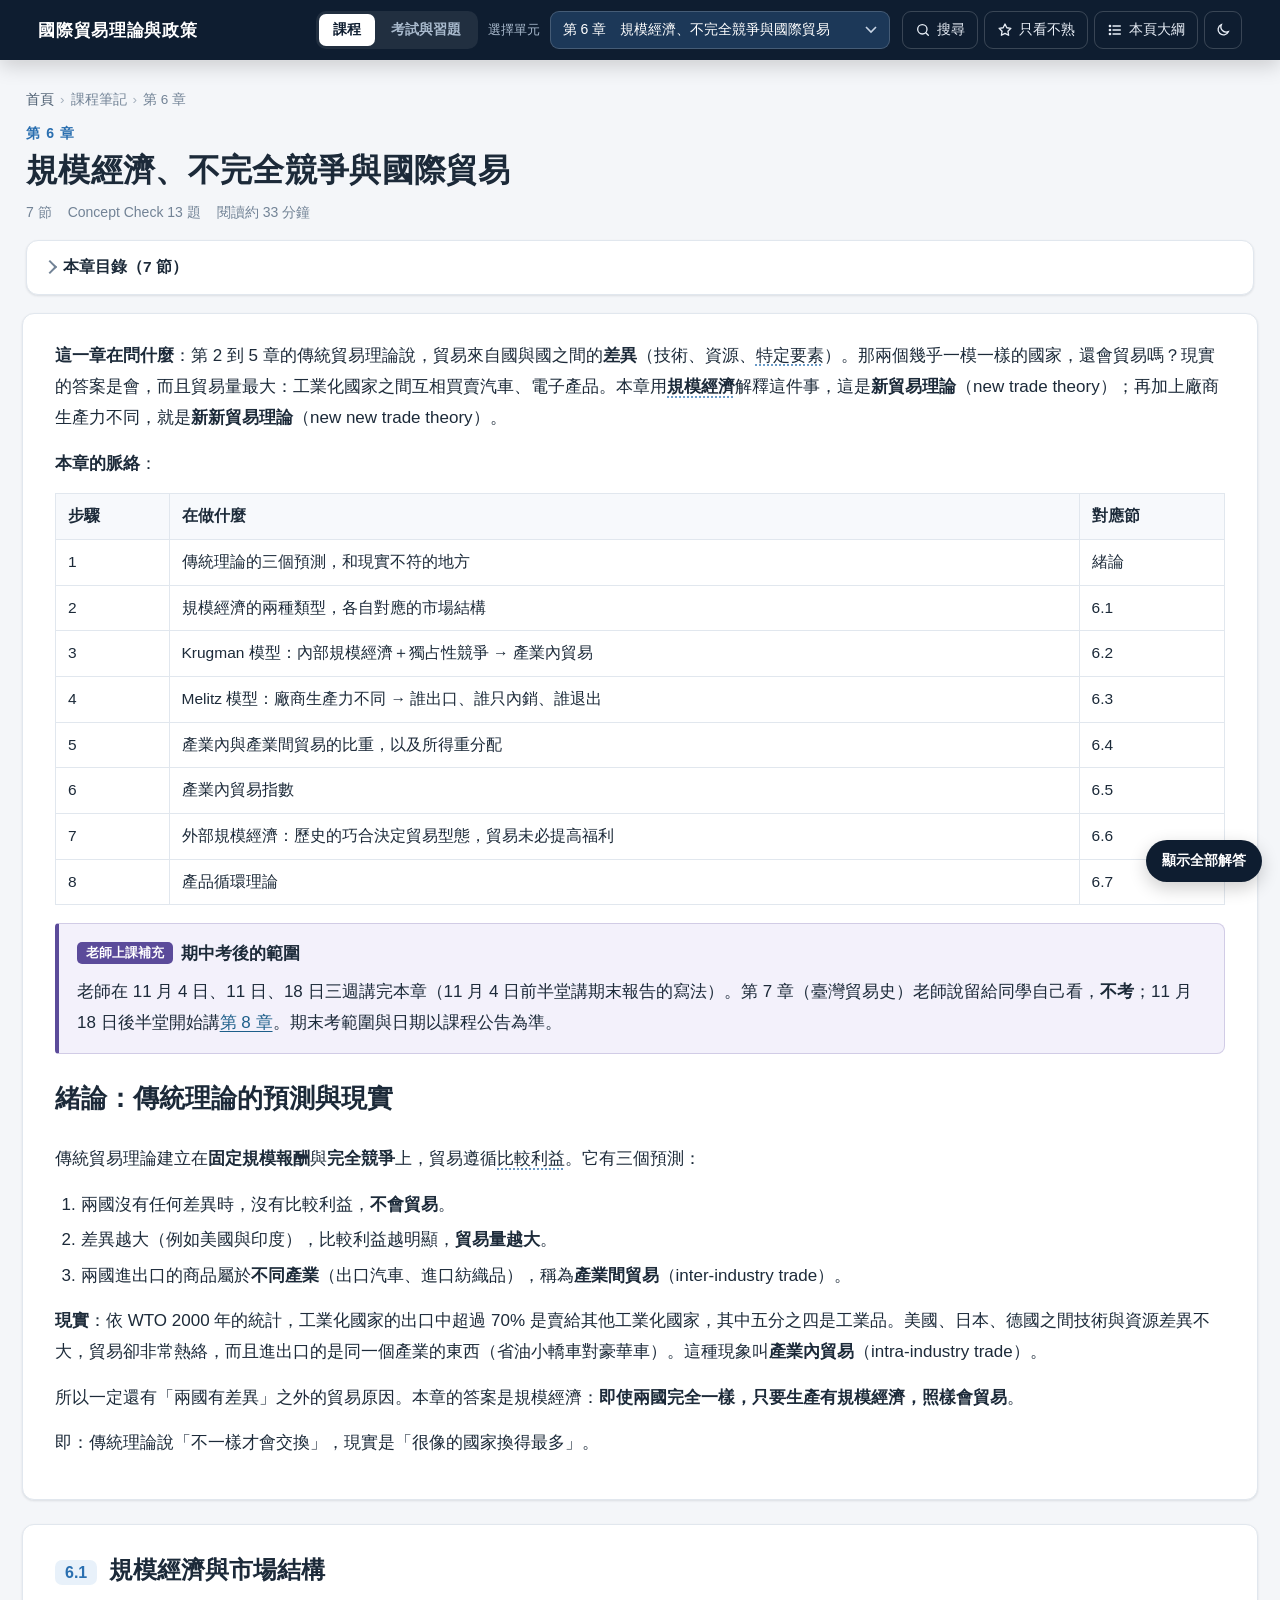
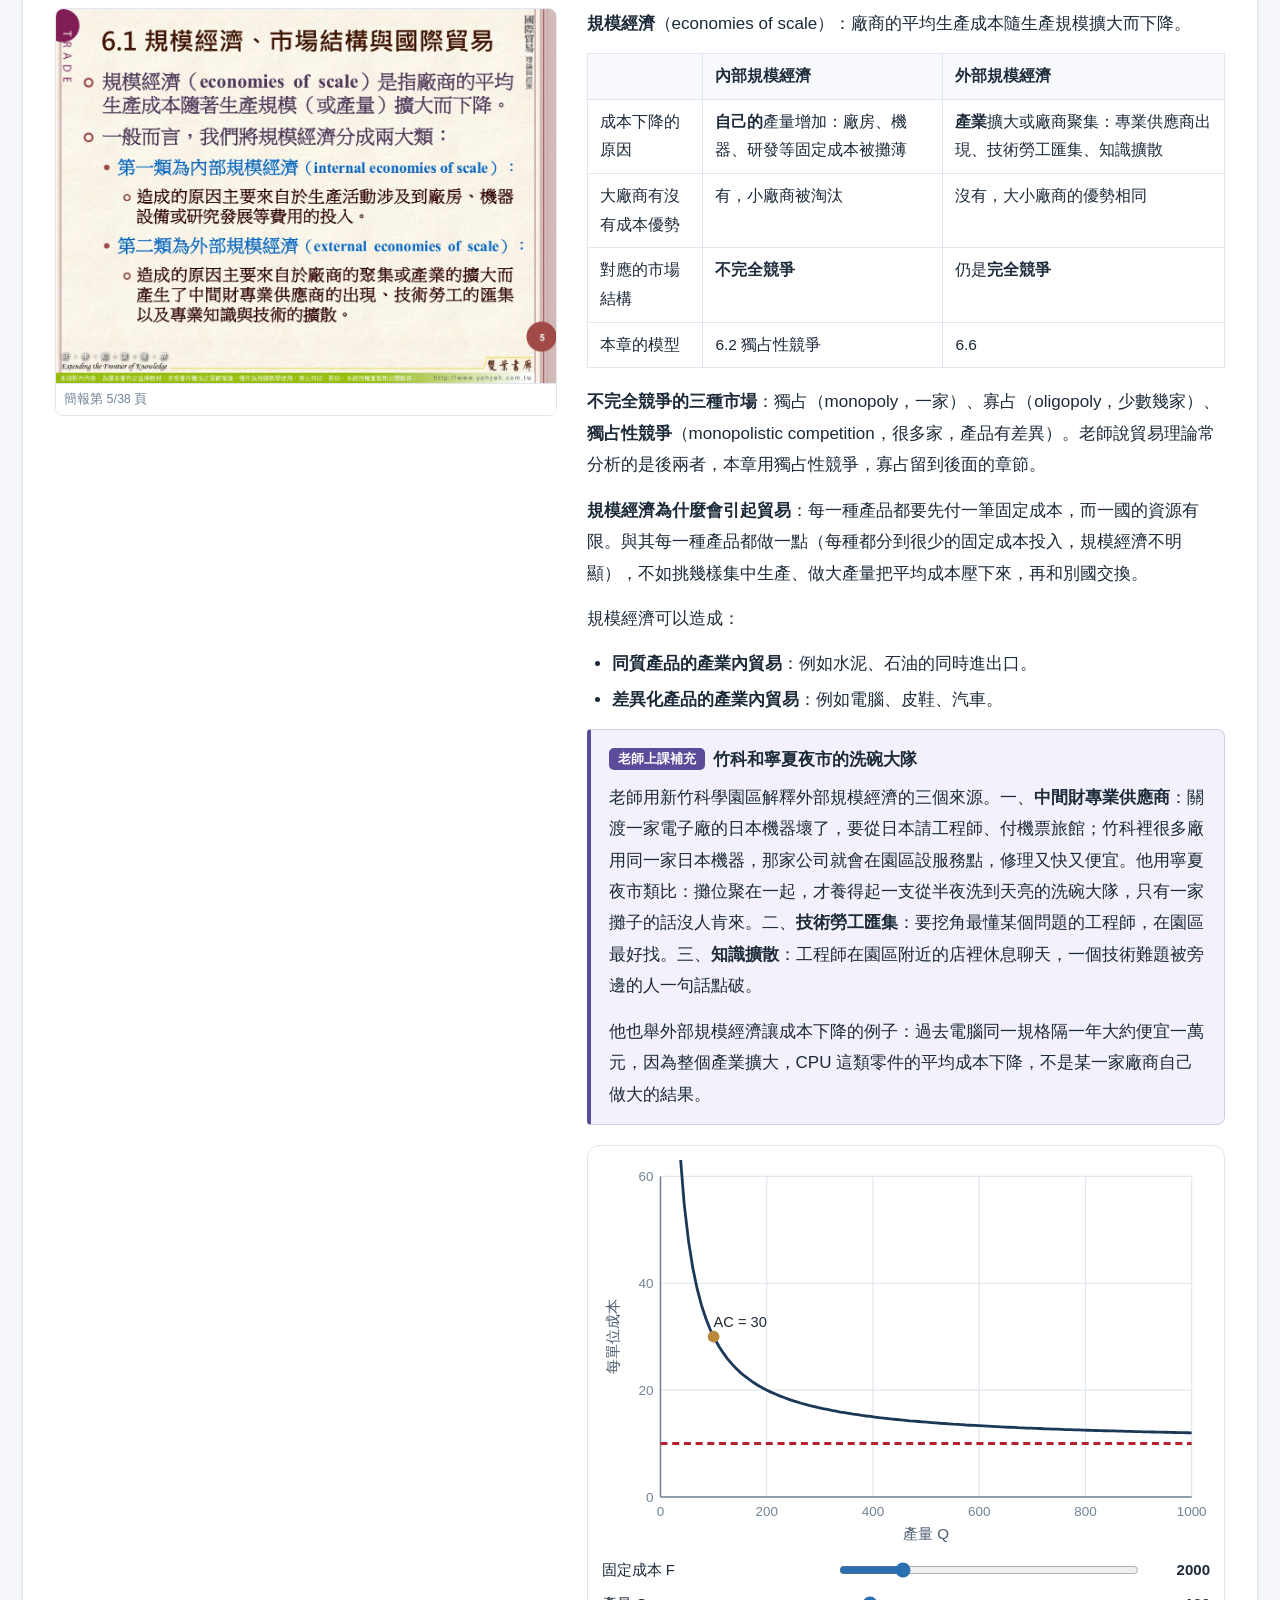
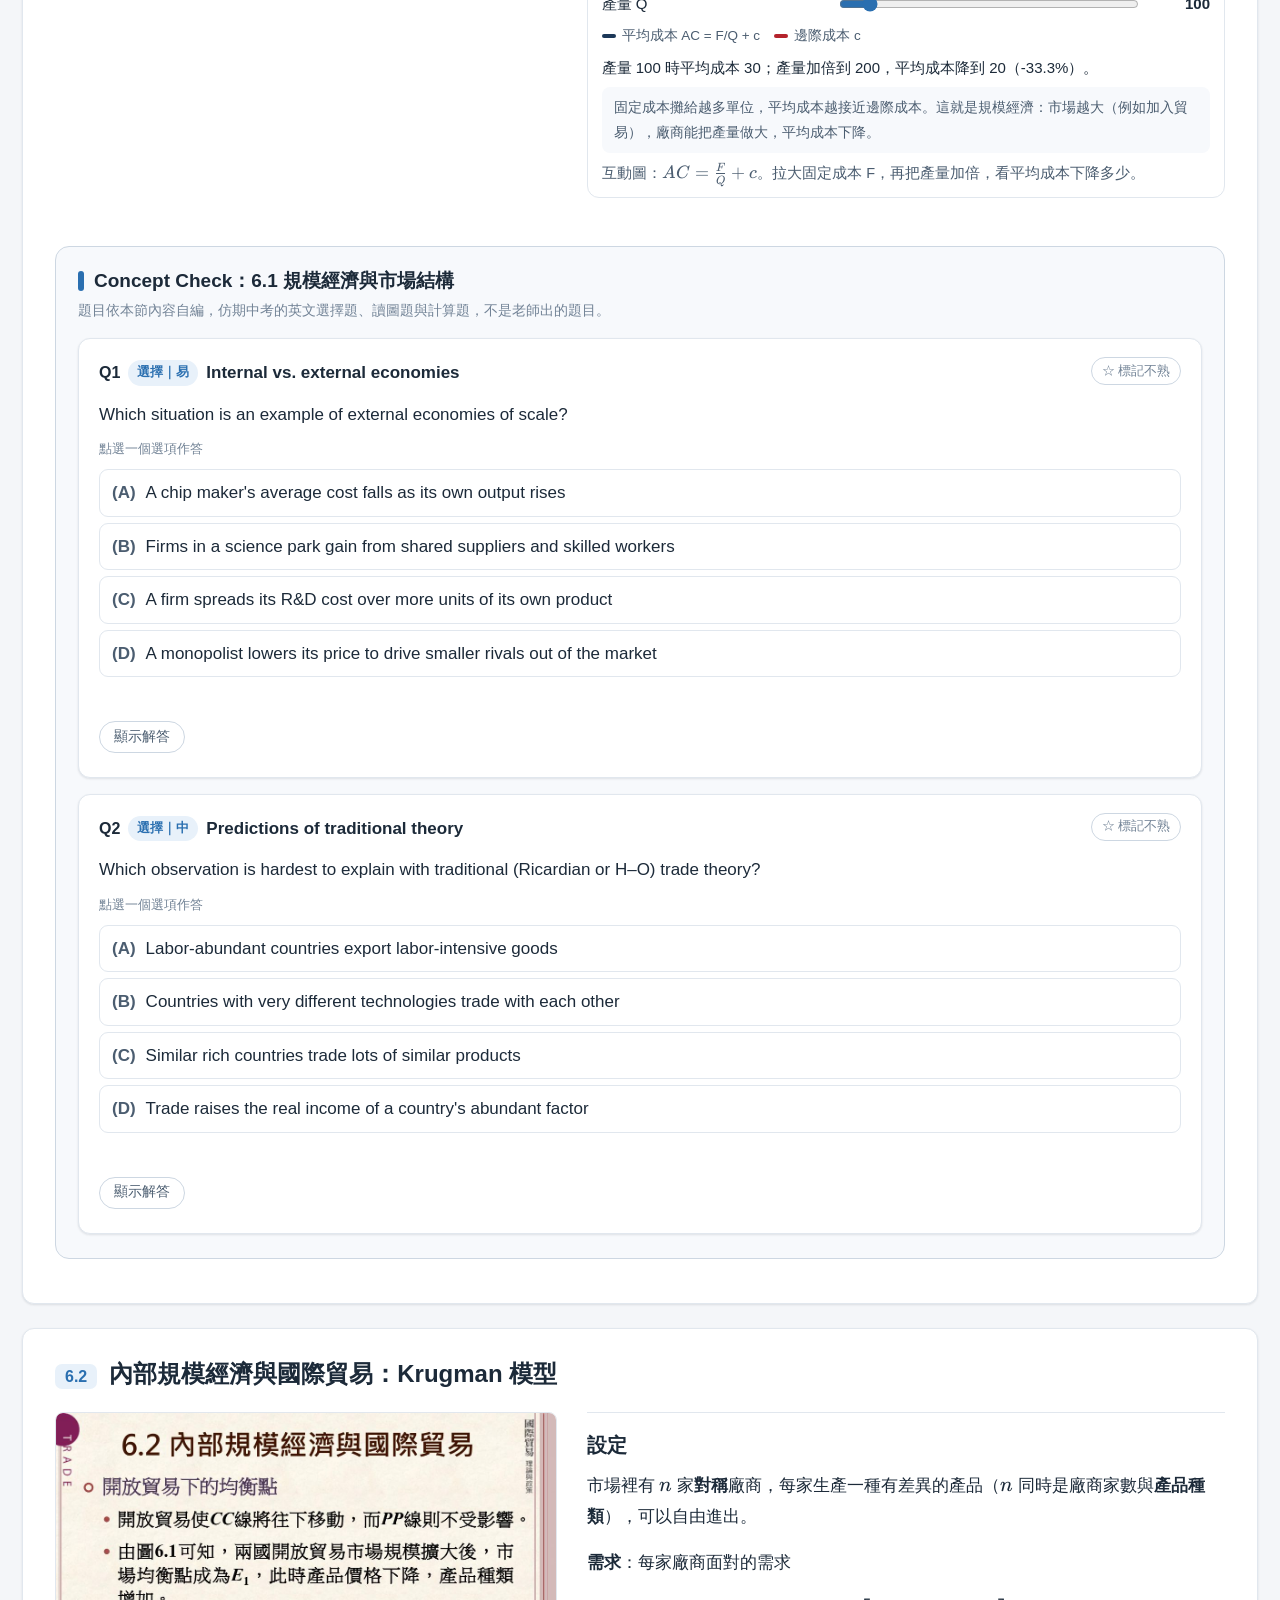
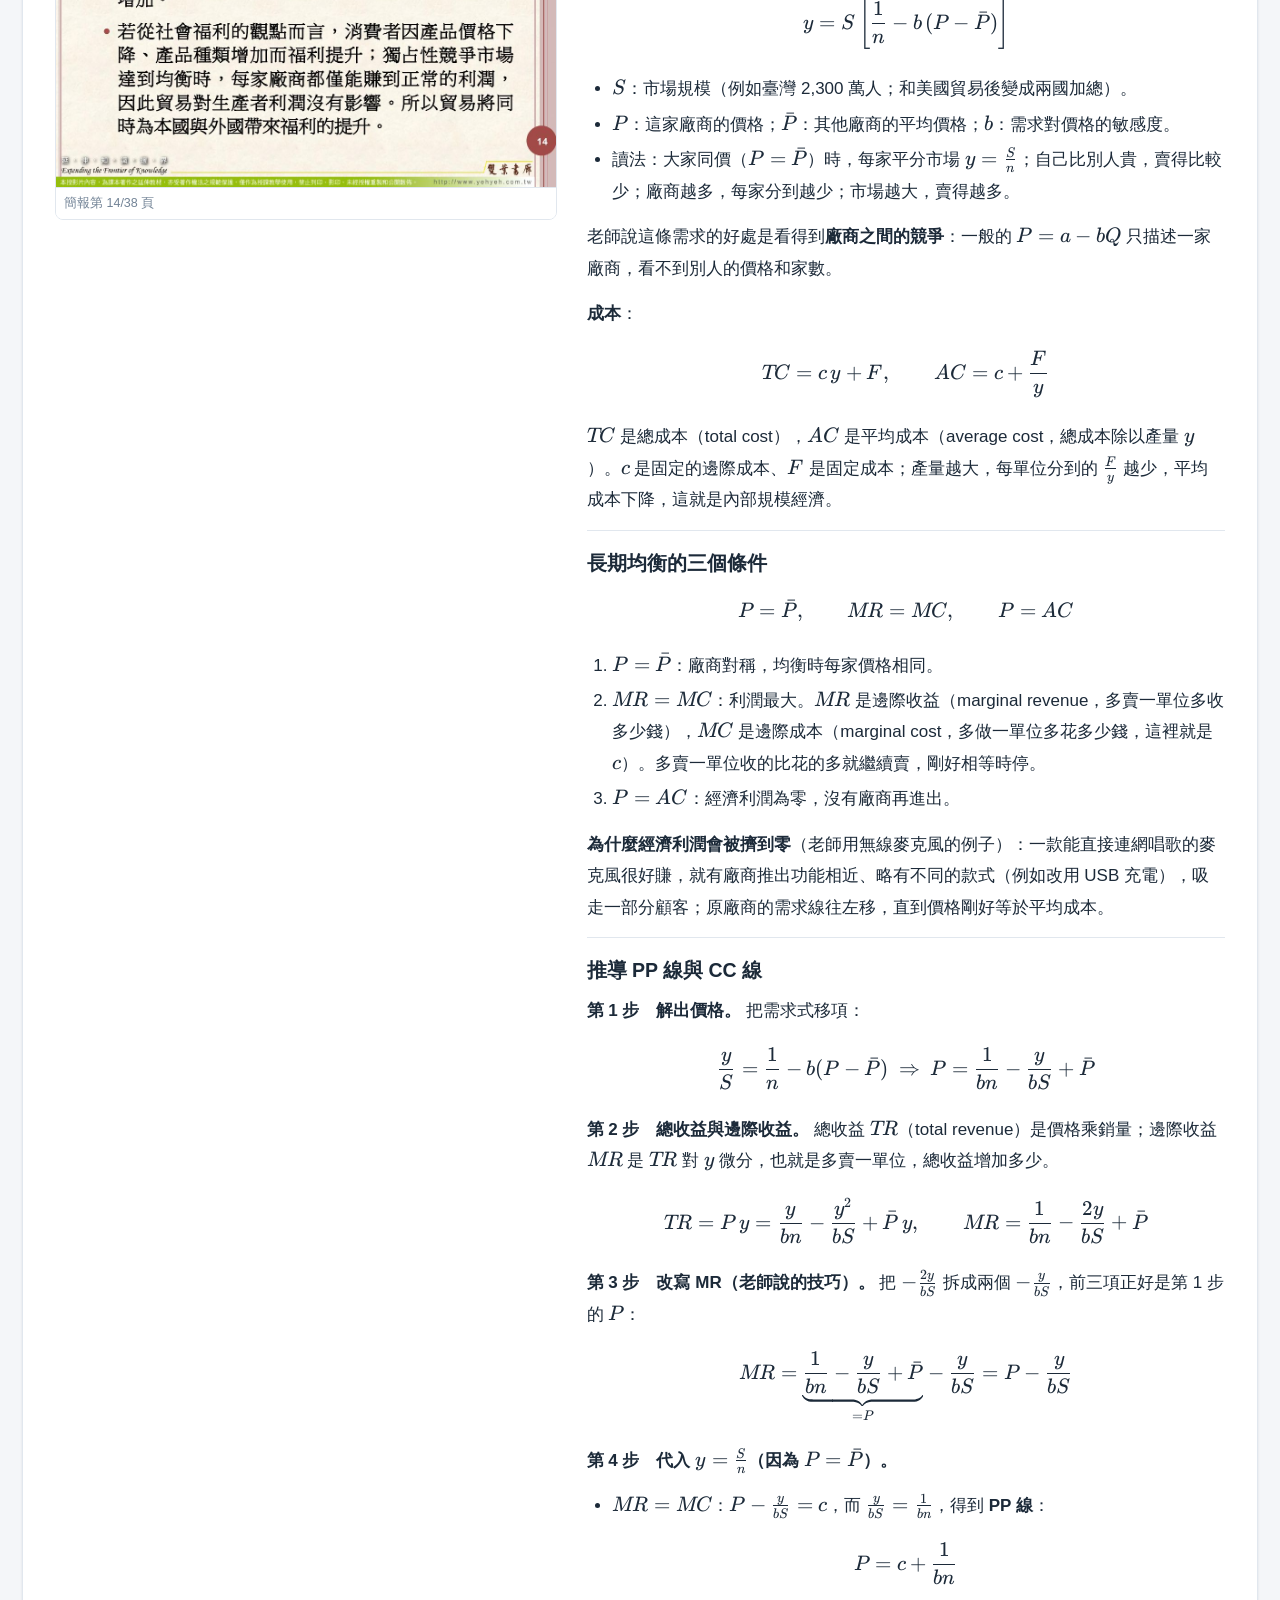
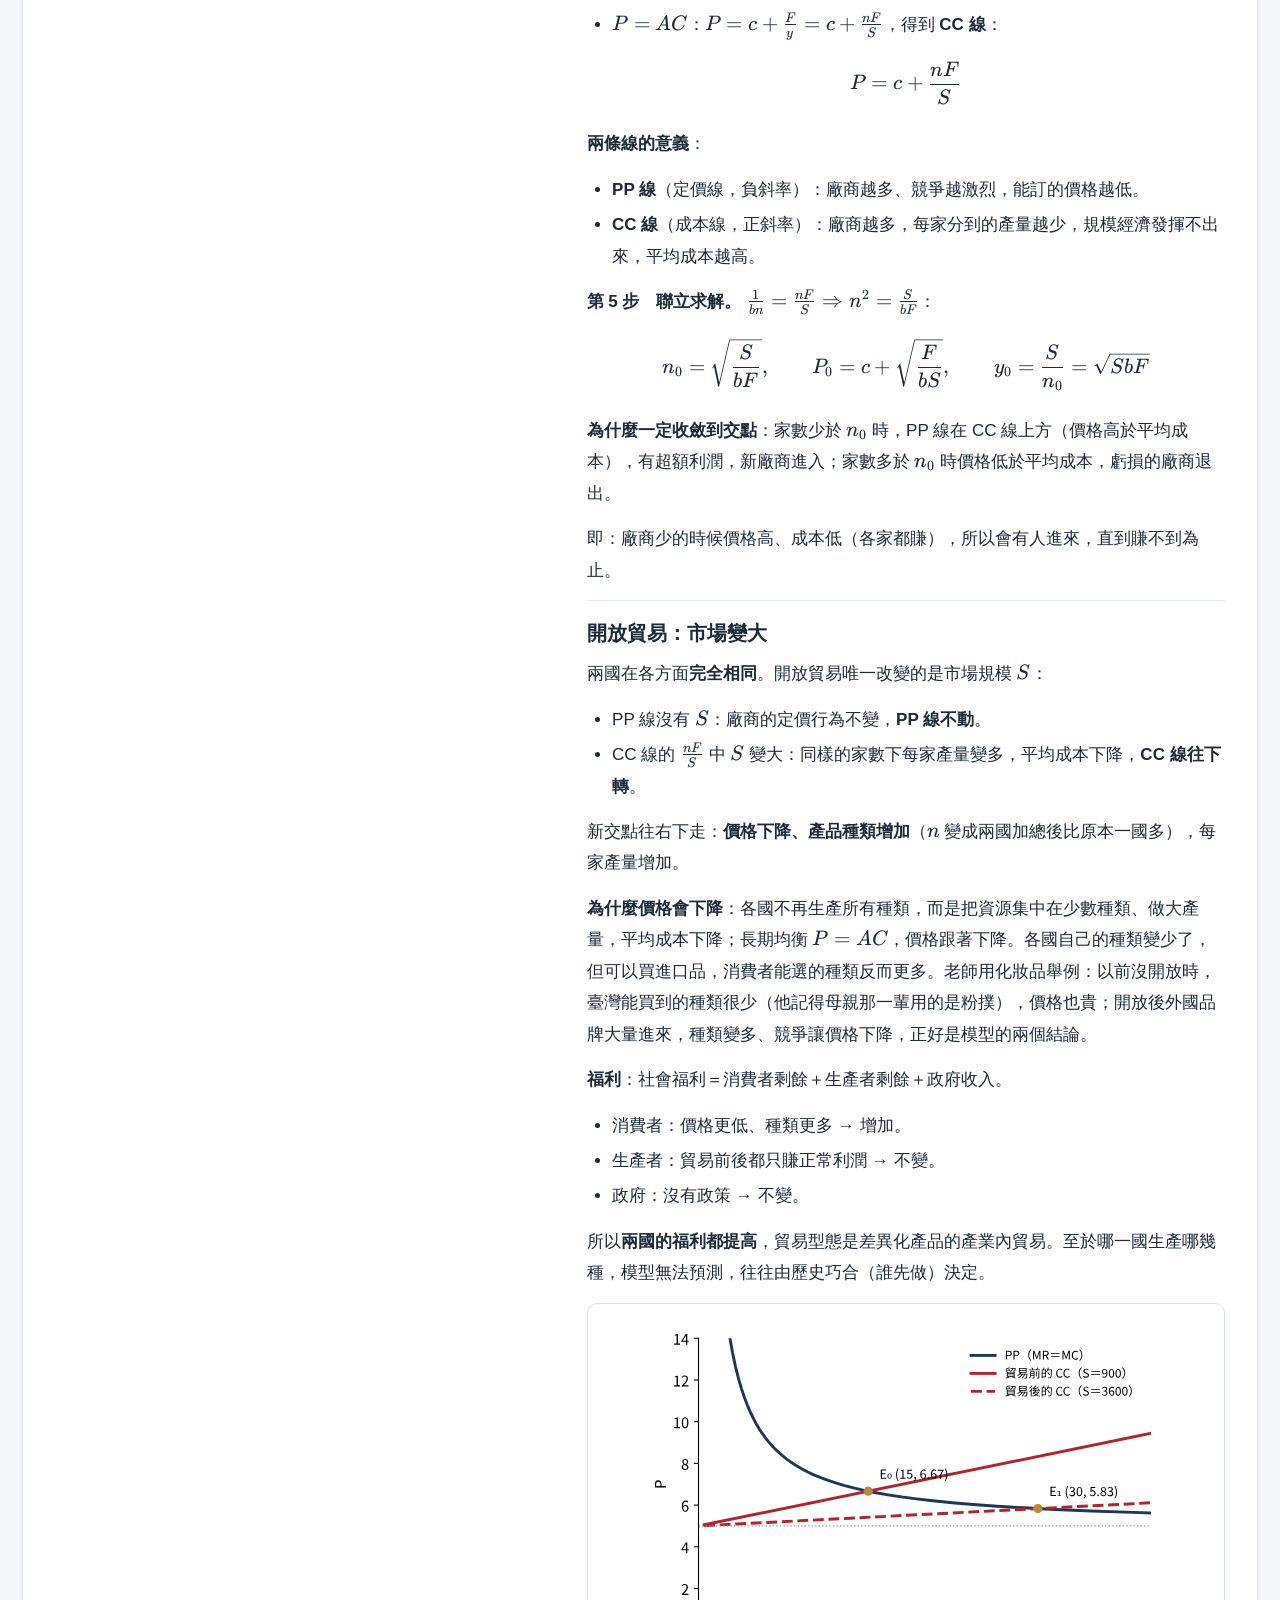
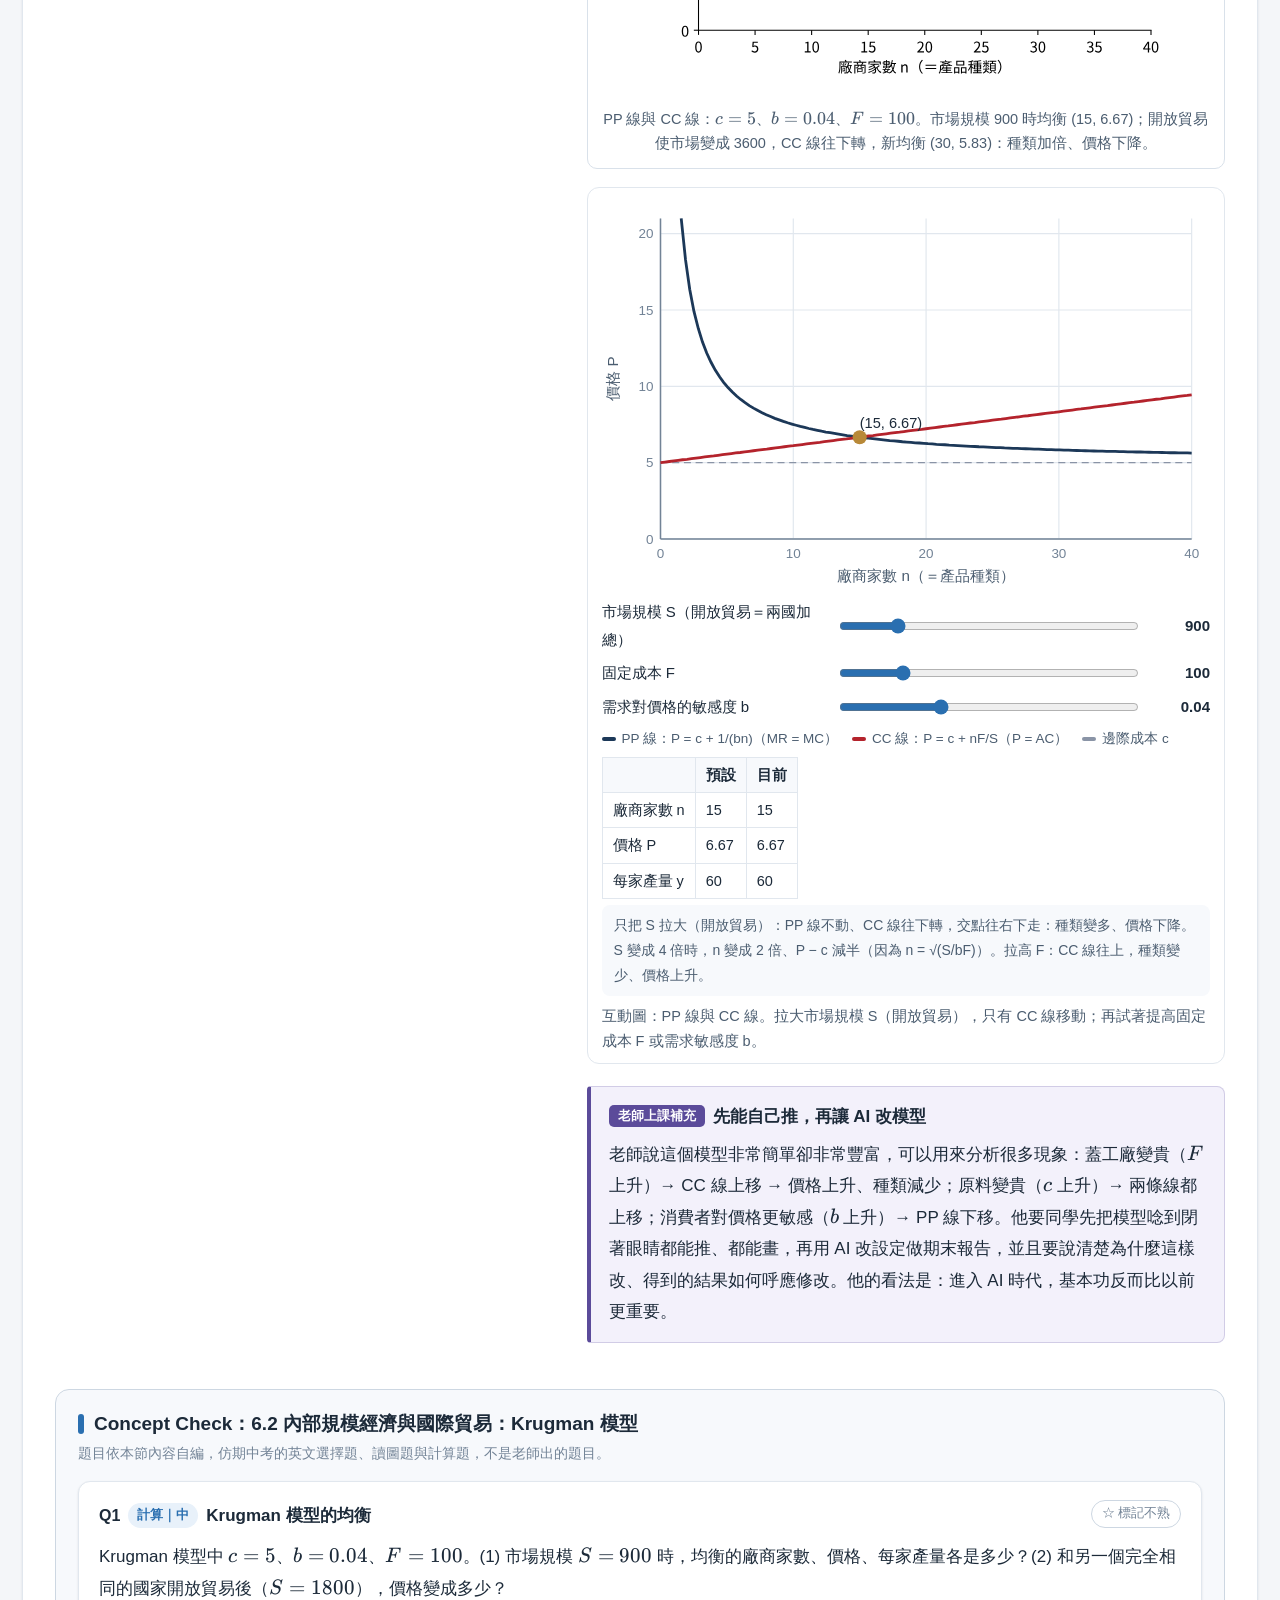
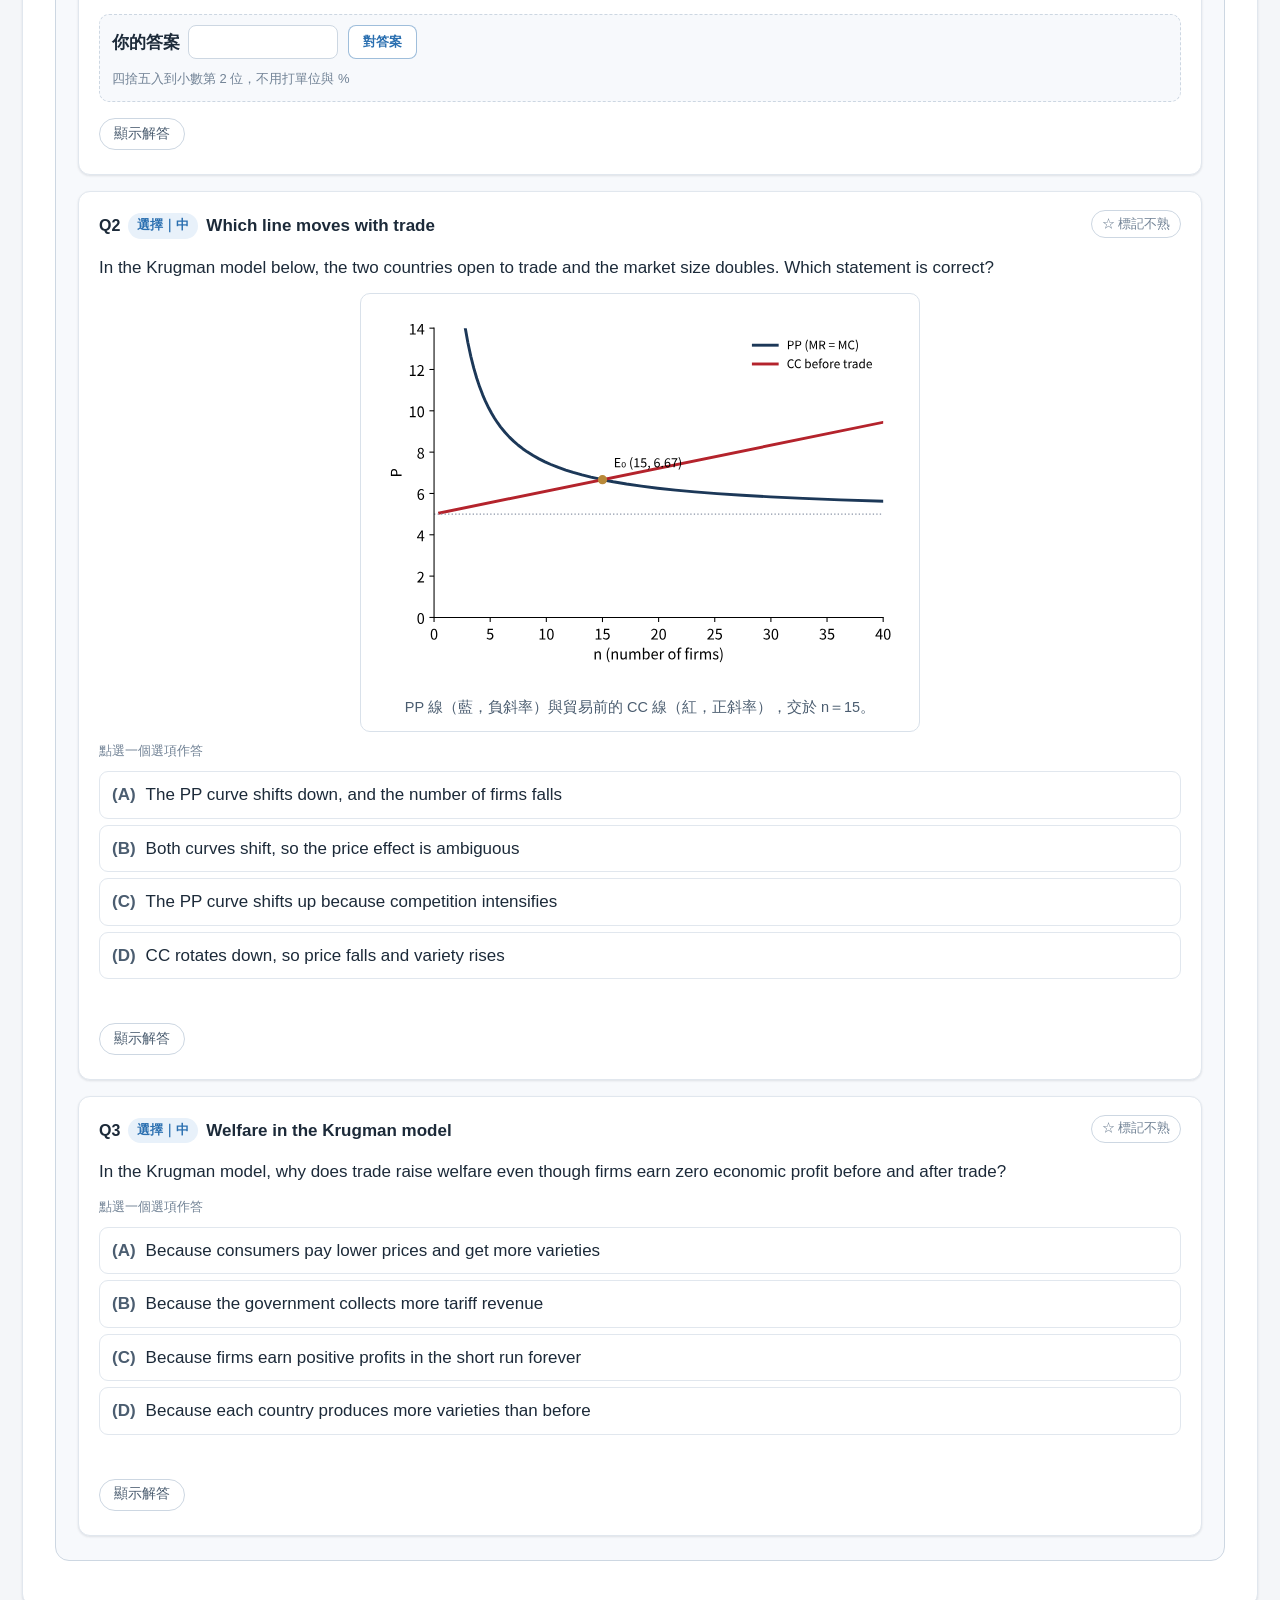
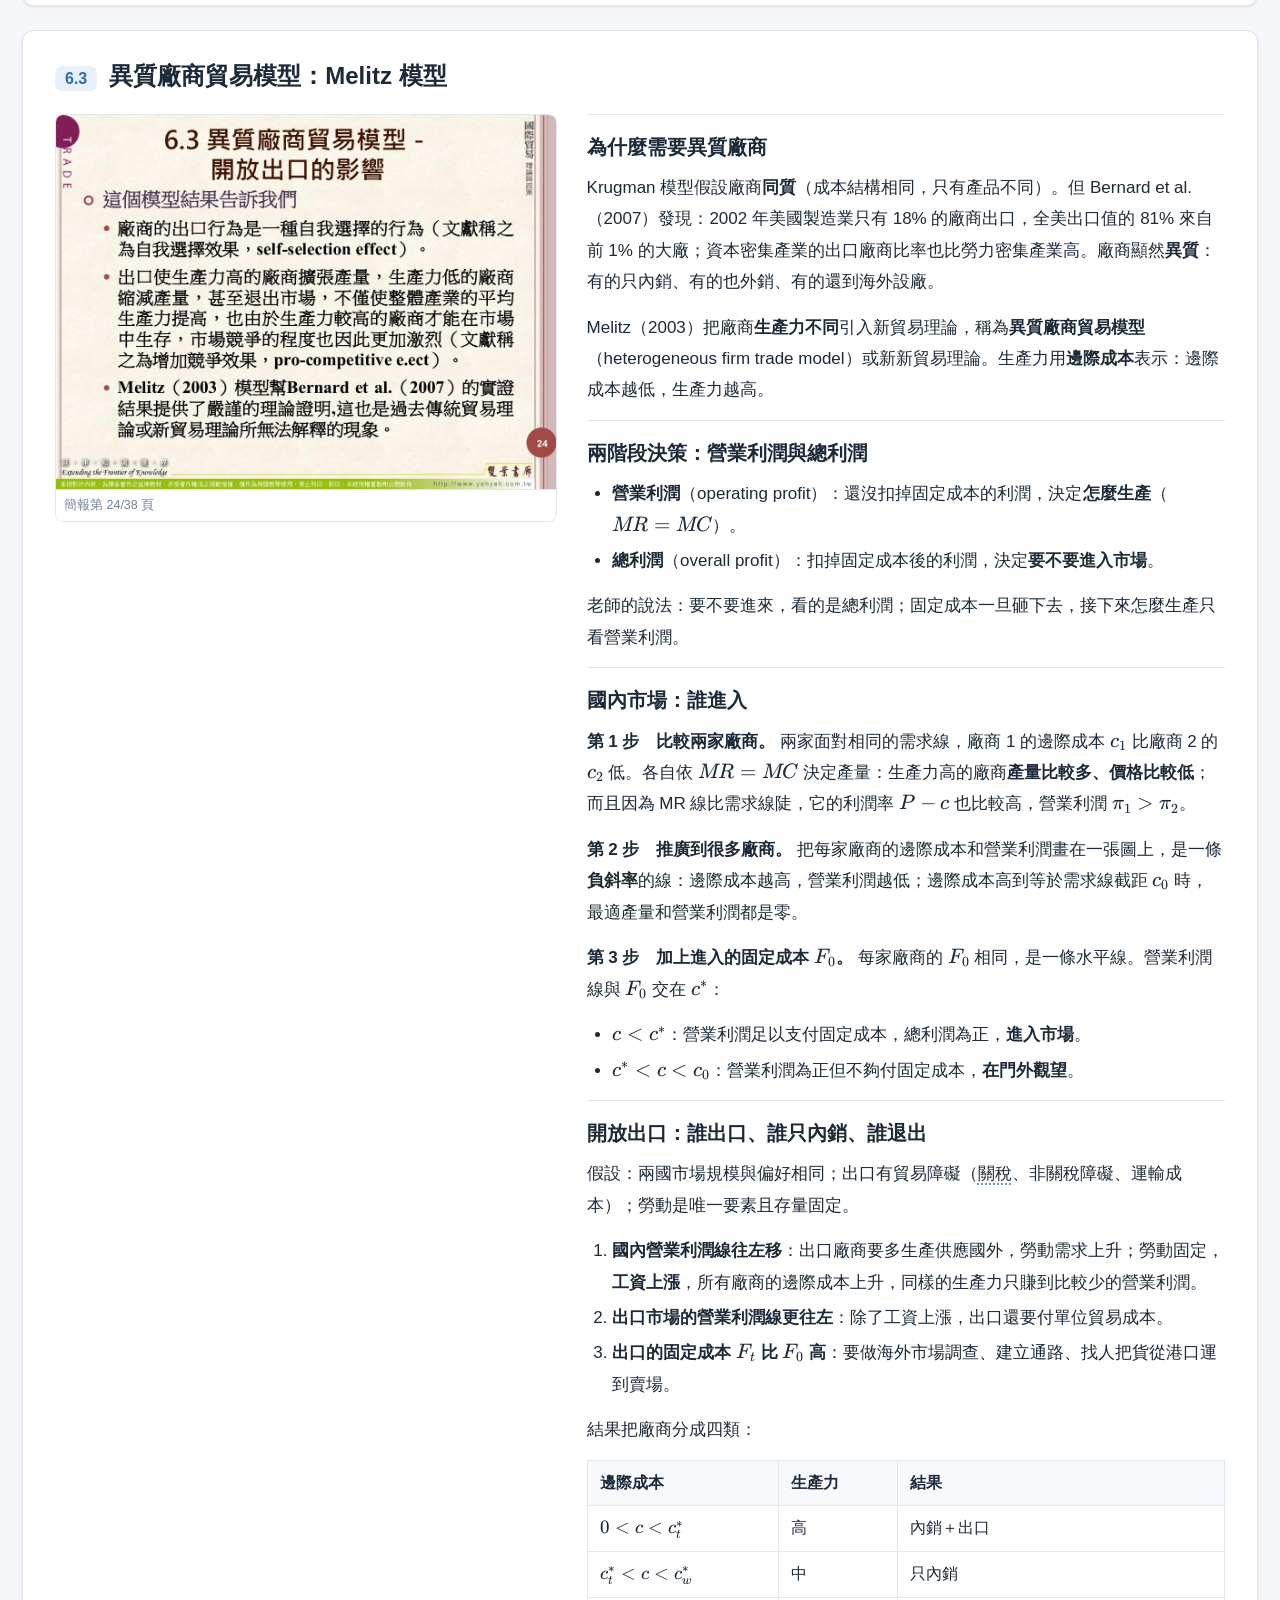
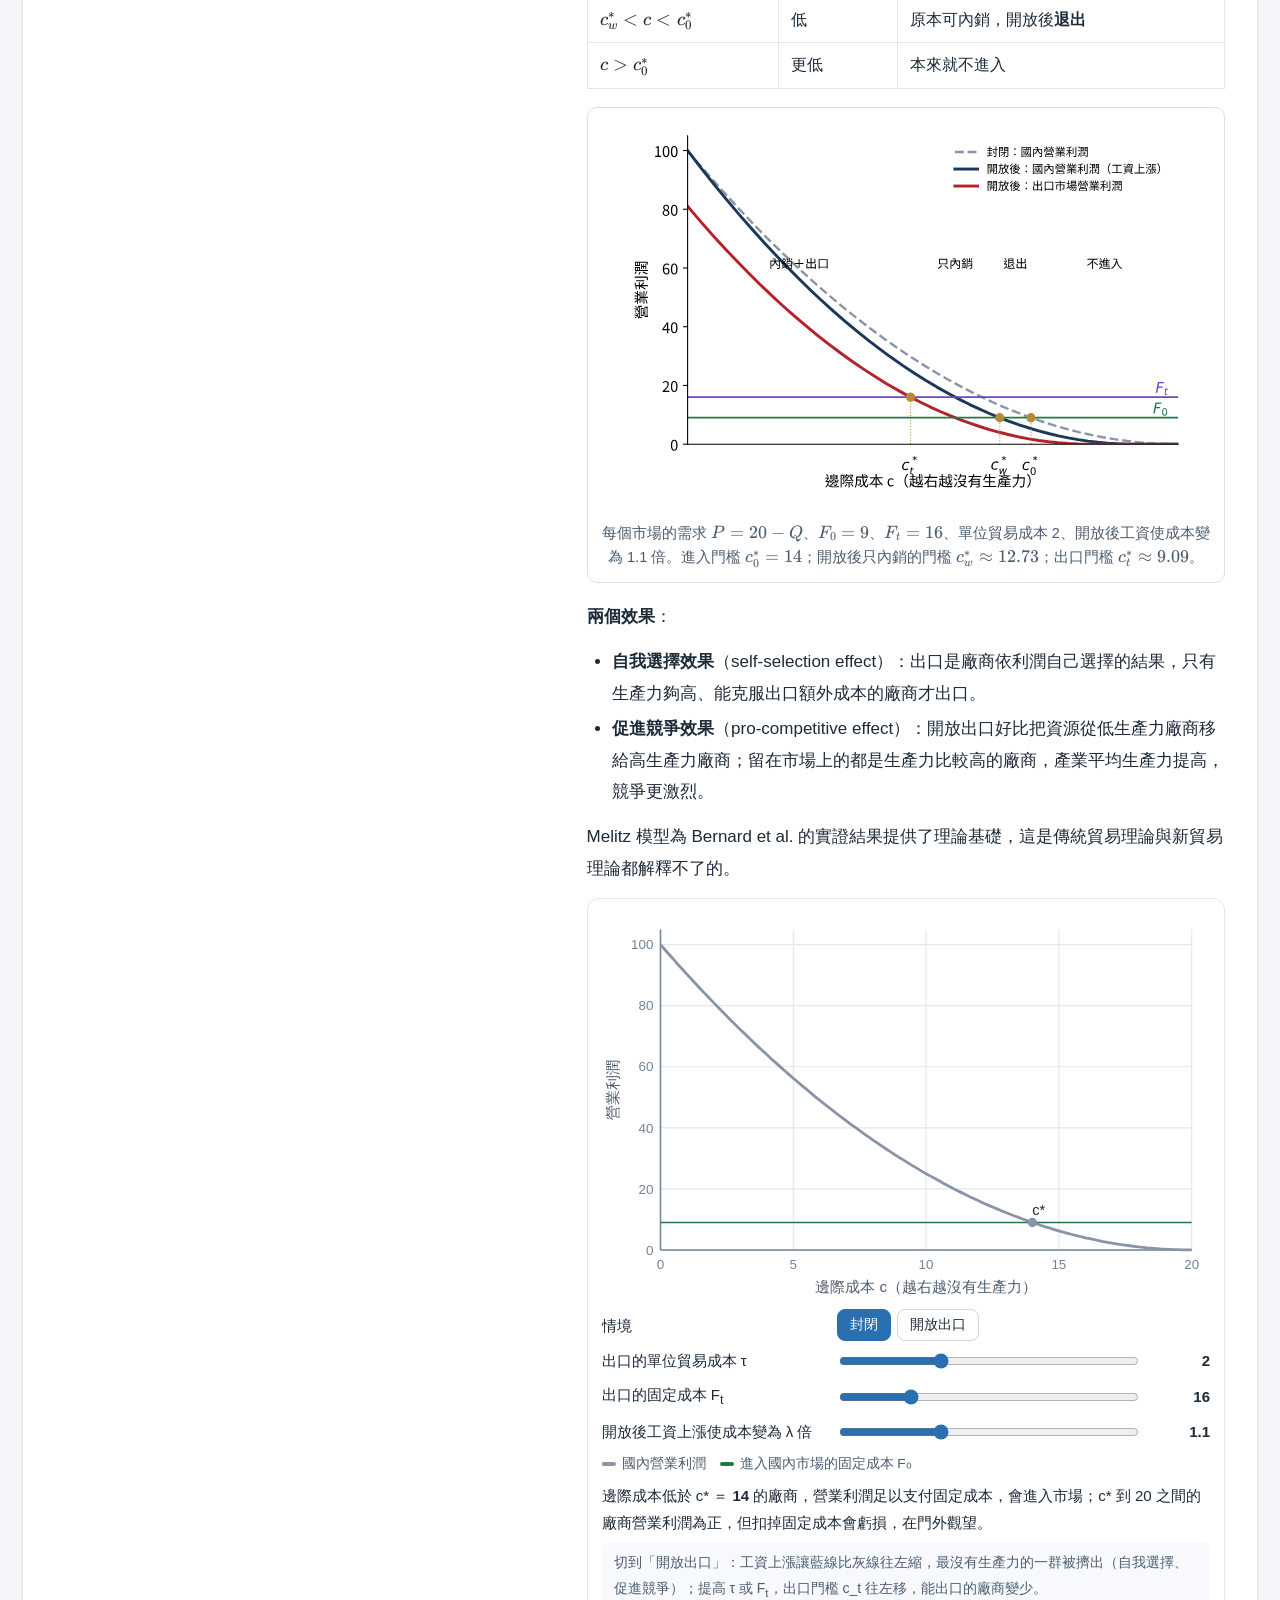
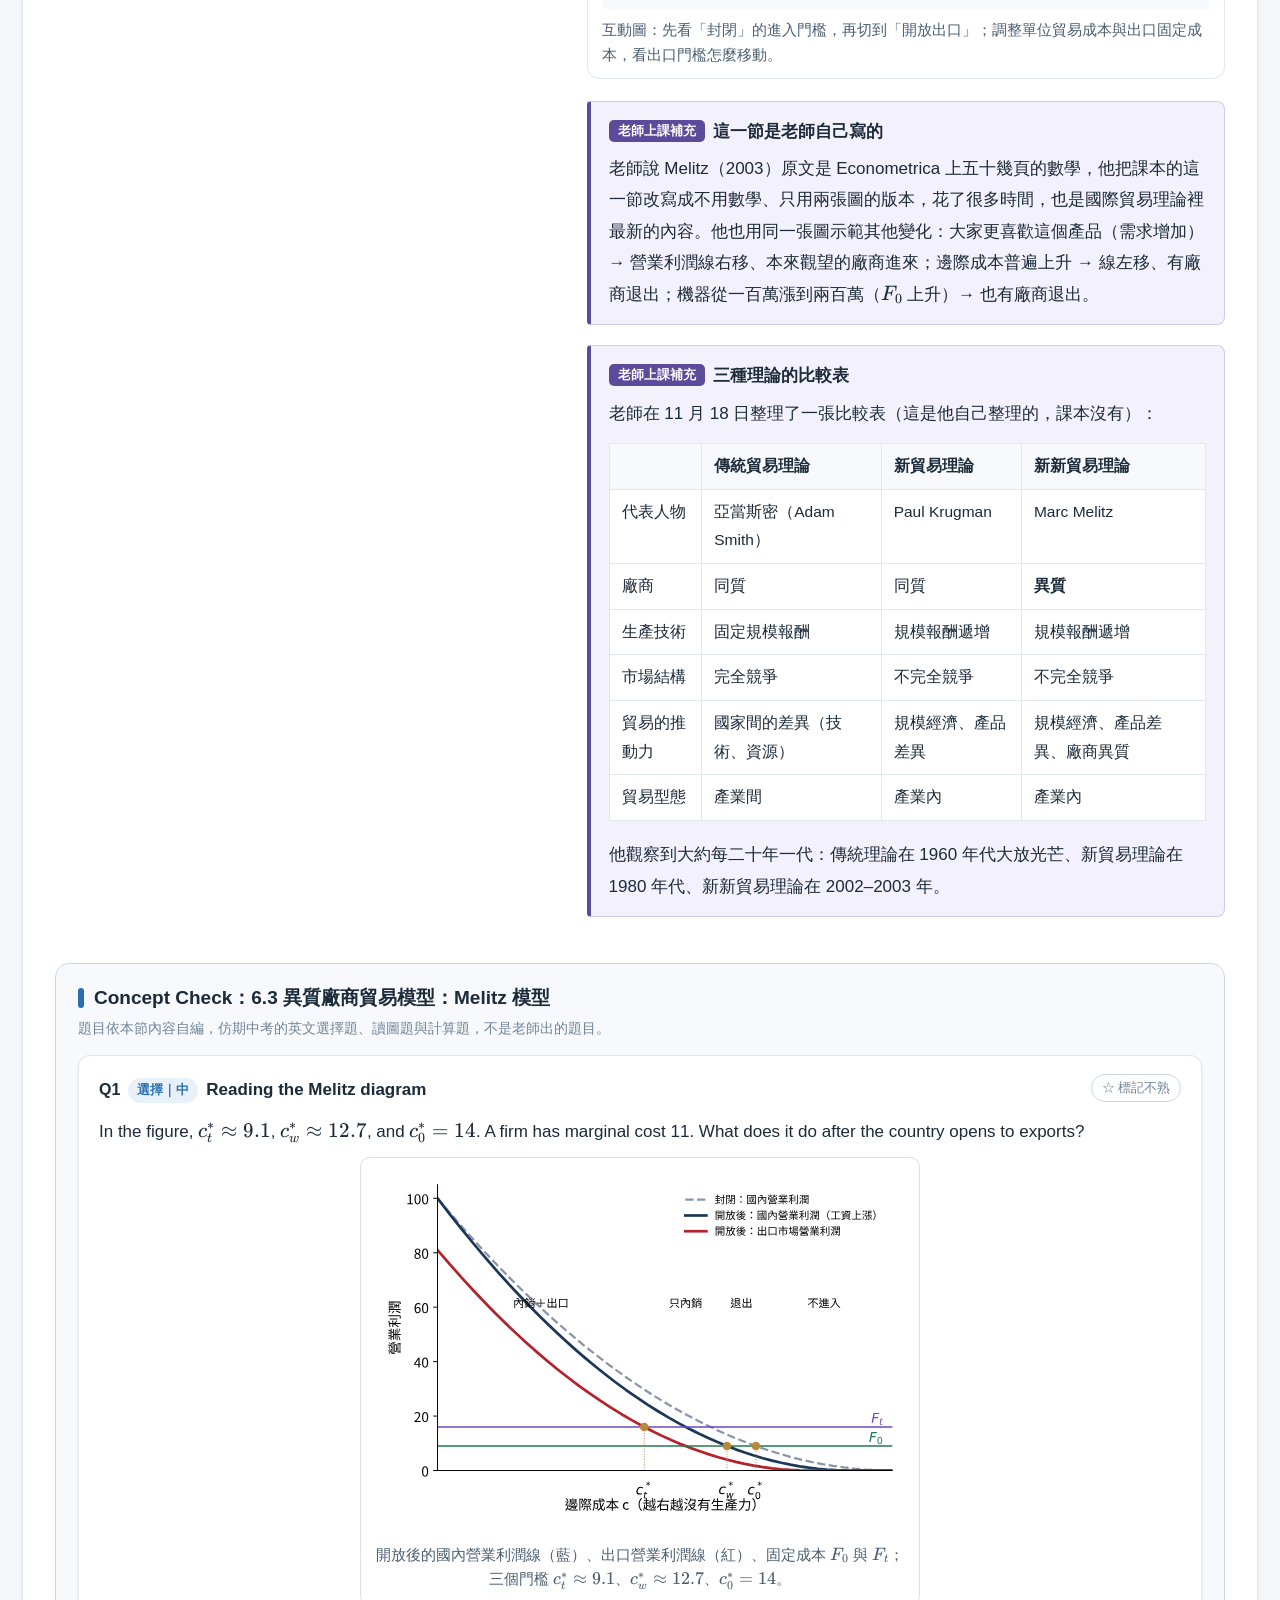
<file: ch06.html>
<!doctype html>
<html lang="zh-Hant"><head><meta charset="utf-8"><meta name="viewport" content="width=device-width,initial-scale=1">
<title>第 6 章 規模經濟、不完全競爭與國際貿易｜國際貿易理論與政策</title>
<meta name="color-scheme" content="light dark">
<script>try{var t=localStorage.getItem('notes:theme')||(window.matchMedia&&matchMedia('(prefers-color-scheme: dark)').matches?'dark':'light');document.documentElement.setAttribute('data-theme',t)}catch(e){}</script>
<link rel="stylesheet" href="assets/katex/katex.min.css">
<link rel="stylesheet" href="assets/style.css?v=524bd23a">
<script defer src="assets/widgets.js?v=26da7ea5"></script>
</head><body class="has-slides" data-page="ch06" data-mode="course" data-course="trade" data-key="trade">
<a class="skip" href="#main">跳到主要內容</a>
<header class="topbar"><a class="brand" href="index.html" aria-label="國際貿易理論與政策｜課程筆記首頁"><span>國際貿易理論與政策</span><span class="sub">｜課程筆記</span></a>
<div class="pickers"><nav class="mode" aria-label="切換課程或考試與習題"><a href="ch01.html" data-mode="course" class=on>課程</a><a href="hw1.html" data-mode="hw">考試與習題</a></nav><label for="unitSelect">選擇單元</label><select id="unitSelect" aria-label="選擇單元"><option value="index.html">首頁：課程介紹與使用說明</option><option value="exam.html">工具：測驗模式</option><option value="notes.html">工具：我的重點與筆記</option><option value="ch01.html">第 1 章　緒論</option><option value="ch02.html">第 2 章　李嘉圖模型</option><option value="ch03.html">第 3 章　特定要素模型</option><option value="ch04.html">第 4 章　要素比例模型（H–O 模型）</option><option value="ch05.html">第 5 章　經濟成長與貿易條件</option><option value="ch06.html" selected>第 6 章　規模經濟、不完全競爭與國際貿易</option><option value="ch08.html">第 8 章　關稅與配額</option></select></div></header>
<main class="wrap" id="main"><nav class="crumbs" aria-label="目前位置"><a href="index.html">首頁</a><span class="sep">›</span><span>課程筆記</span><span class="sep">›</span><span>第 6 章</span></nav><header class="ch-head"><p class=eyebrow>第 6 章</p><h1>規模經濟、不完全競爭與國際貿易</h1><p class="ch-meta"><span>7 節</span><span>Concept Check 13 題</span><span>閱讀約 33 分鐘</span></p><details class="ch-toc"><summary>本章目錄（7 節）</summary><ol><li><a href="#s6-1"><span>6.1</span>規模經濟與市場結構</a></li><li><a href="#s6-2"><span>6.2</span>內部規模經濟與國際貿易：Krugman 模型</a></li><li><a href="#s6-3"><span>6.3</span>異質廠商貿易模型：Melitz 模型</a></li><li><a href="#s6-4"><span>6.4</span>產業內與產業間貿易的比較</a></li><li><a href="#s6-5"><span>6.5</span>產業內貿易的衡量</a></li><li><a href="#s6-6"><span>6.6</span>外部規模經濟與國際貿易</a></li><li><a href="#s6-7"><span>6.7</span>產品循環理論</a></li></ol></details></header>
<div class="ch-intro"><p><strong>這一章在問什麼</strong>：第 2 到 5 章的傳統貿易理論說，貿易來自國與國之間的<strong>差異</strong>（技術、資源、<span class="gl" tabindex="0" role="button" data-g="特定要素">特定要素</span>）。那兩個幾乎一模一樣的國家，還會貿易嗎？現實的答案是會，而且貿易量最大：工業化國家之間互相買賣汽車、電子產品。本章用<strong><span class="gl" tabindex="0" role="button" data-g="規模經濟">規模經濟</span></strong>解釋這件事，這是<strong>新貿易理論</strong>（new trade theory）；再加上廠商生產力不同，就是<strong>新新貿易理論</strong>（new new trade theory）。</p>
<p><strong>本章的脈絡</strong>：</p>
<table>
<thead>
<tr>
<th>步驟</th>
<th>在做什麼</th>
<th>對應節</th>
</tr>
</thead>
<tbody>
<tr>
<td>1</td>
<td>傳統理論的三個預測，和現實不符的地方</td>
<td>緒論</td>
</tr>
<tr>
<td>2</td>
<td>規模經濟的兩種類型，各自對應的市場結構</td>
<td>6.1</td>
</tr>
<tr>
<td>3</td>
<td>Krugman 模型：內部規模經濟＋獨占性競爭 → 產業內貿易</td>
<td>6.2</td>
</tr>
<tr>
<td>4</td>
<td>Melitz 模型：廠商生產力不同 → 誰出口、誰只內銷、誰退出</td>
<td>6.3</td>
</tr>
<tr>
<td>5</td>
<td>產業內與產業間貿易的比重，以及所得重分配</td>
<td>6.4</td>
</tr>
<tr>
<td>6</td>
<td>產業內貿易指數</td>
<td>6.5</td>
</tr>
<tr>
<td>7</td>
<td>外部規模經濟：歷史的巧合決定貿易型態，貿易未必提高福利</td>
<td>6.6</td>
</tr>
<tr>
<td>8</td>
<td>產品循環理論</td>
<td>6.7</td>
</tr>
</tbody>
</table>
<div class="box teacher"><span class="tag">老師上課補充</span><strong class="bt">期中考後的範圍</strong><p>老師在 11 月 4 日、11 日、18 日三週講完本章（11 月 4 日前半堂講期末報告的寫法）。第 7 章（臺灣貿易史）老師說留給同學自己看，<strong>不考</strong>；11 月 18 日後半堂開始講<a class="xref" href="ch08.html">第 8 章</a>。期末考範圍與日期以課程公告為準。</p></div>
<h2>緒論：傳統理論的預測與現實</h2>
<p>傳統貿易理論建立在<strong>固定規模報酬</strong>與<strong>完全競爭</strong>上，貿易遵循<span class="gl" tabindex="0" role="button" data-g="比較利益">比較利益</span>。它有三個預測：</p>
<ol>
<li>兩國沒有任何差異時，沒有比較利益，<strong>不會貿易</strong>。</li>
<li>差異越大（例如美國與印度），比較利益越明顯，<strong>貿易量越大</strong>。</li>
<li>兩國進出口的商品屬於<strong>不同產業</strong>（出口汽車、進口紡織品），稱為<strong>產業間貿易</strong>（inter-industry trade）。</li>
</ol>
<p><strong>現實</strong>：依 WTO 2000 年的統計，工業化國家的出口中超過 70% 是賣給其他工業化國家，其中五分之四是工業品。美國、日本、德國之間技術與資源差異不大，貿易卻非常熱絡，而且進出口的是同一個產業的東西（省油小轎車對豪華車）。這種現象叫<strong>產業內貿易</strong>（intra-industry trade）。</p>
<p>所以一定還有「兩國有差異」之外的貿易原因。本章的答案是規模經濟：<strong>即使兩國完全一樣，只要生產有規模經濟，照樣會貿易</strong>。</p>
<p>即：傳統理論說「不一樣才會交換」，現實是「很像的國家換得最多」。</p></div><section class="sec has-sl" id="s6-1" data-label="6.1 規模經濟與市場結構"><h2><span class="num">6.1</span>規模經濟與市場結構</h2><div class="sl-rows"><div class="sl-seg"><aside class="sl-view"><div class="sl-stick"><div class="sl-g on" data-g="0" data-n="4"><a class="sl-pg" href="assets/slides/ch06/p-002.jpg" target="_blank" rel="noopener" title="開新分頁看大圖"><img loading="lazy" src="assets/slides/ch06/p-002.jpg" alt="Chap 06.pdf 第 2 頁"><span>簡報第 2/38 頁</span></a><a class="sl-pg" href="assets/slides/ch06/p-005.jpg" target="_blank" rel="noopener" title="開新分頁看大圖"><img loading="lazy" src="assets/slides/ch06/p-005.jpg" alt="Chap 06.pdf 第 5 頁"><span>簡報第 5/38 頁</span></a><a class="sl-pg" href="assets/slides/ch06/p-006.jpg" target="_blank" rel="noopener" title="開新分頁看大圖"><img loading="lazy" src="assets/slides/ch06/p-006.jpg" alt="Chap 06.pdf 第 6 頁"><span>簡報第 6/38 頁</span></a><a class="sl-pg" href="assets/slides/ch06/p-009.jpg" target="_blank" rel="noopener" title="開新分頁看大圖"><img loading="lazy" src="assets/slides/ch06/p-009.jpg" alt="Chap 06.pdf 第 9 頁"><span>簡報第 9/38 頁</span></a></div><div class="sl-g" data-g="1" data-n="1"><a class="sl-pg" href="assets/slides/ch06/p-007.jpg" target="_blank" rel="noopener" title="開新分頁看大圖"><img loading="lazy" src="assets/slides/ch06/p-007.jpg" alt="Chap 06.pdf 第 7 頁"><span>簡報第 7/38 頁</span></a></div><div class="sl-g" data-g="2" data-n="1"><a class="sl-pg" href="assets/slides/ch06/p-008.jpg" target="_blank" rel="noopener" title="開新分頁看大圖"><img loading="lazy" src="assets/slides/ch06/p-008.jpg" alt="Chap 06.pdf 第 8 頁"><span>簡報第 8/38 頁</span></a></div><div class="sl-g" data-g="3" data-n="1"><a class="sl-pg" href="assets/slides/ch06/p-001.jpg" target="_blank" rel="noopener" title="開新分頁看大圖"><img loading="lazy" src="assets/slides/ch06/p-001.jpg" alt="Chap 06.pdf 第 1 頁"><span>簡報第 1/38 頁</span></a></div><div class="sl-g" data-g="4" data-n="3"><a class="sl-pg" href="assets/slides/ch06/p-003.jpg" target="_blank" rel="noopener" title="開新分頁看大圖"><img loading="lazy" src="assets/slides/ch06/p-003.jpg" alt="Chap 06.pdf 第 3 頁"><span>簡報第 3/38 頁</span></a><a class="sl-pg" href="assets/slides/ch06/p-004.jpg" target="_blank" rel="noopener" title="開新分頁看大圖"><img loading="lazy" src="assets/slides/ch06/p-004.jpg" alt="Chap 06.pdf 第 4 頁"><span>簡報第 4/38 頁</span></a><a class="sl-pg" href="assets/slides/ch06/p-008.jpg" target="_blank" rel="noopener" title="開新分頁看大圖"><img loading="lazy" src="assets/slides/ch06/p-008.jpg" alt="Chap 06.pdf 第 8 頁"><span>簡報第 8/38 頁</span></a></div><div class="sl-g" data-g="5" data-n="1"><a class="sl-pg" href="assets/slides/ch06/p-005.jpg" target="_blank" rel="noopener" title="開新分頁看大圖"><img loading="lazy" src="assets/slides/ch06/p-005.jpg" alt="Chap 06.pdf 第 5 頁"><span>簡報第 5/38 頁</span></a></div></div></aside><div class="sl-text"><div class="sl-mob" data-n="3"><a class="sl-pg" href="assets/slides/ch06/p-002.jpg" target="_blank" rel="noopener" title="開新分頁看大圖"><img loading="lazy" src="assets/slides/ch06/p-002.jpg" alt="Chap 06.pdf 第 2 頁"><span>簡報第 2/38 頁</span></a><a class="sl-pg" href="assets/slides/ch06/p-005.jpg" target="_blank" rel="noopener" title="開新分頁看大圖"><img loading="lazy" src="assets/slides/ch06/p-005.jpg" alt="Chap 06.pdf 第 5 頁"><span>簡報第 5/38 頁</span></a><a class="sl-pg" href="assets/slides/ch06/p-006.jpg" target="_blank" rel="noopener" title="開新分頁看大圖"><img loading="lazy" src="assets/slides/ch06/p-006.jpg" alt="Chap 06.pdf 第 6 頁"><span>簡報第 6/38 頁</span></a><a class="sl-pg" href="assets/slides/ch06/p-009.jpg" target="_blank" rel="noopener" title="開新分頁看大圖"><img loading="lazy" src="assets/slides/ch06/p-009.jpg" alt="Chap 06.pdf 第 9 頁"><span>簡報第 9/38 頁</span></a></div><div class="sl-b" data-g="0"><p><strong>規模經濟</strong>（economies of scale）：廠商的平均生產成本隨生產規模擴大而下降。</p></div><div class="sl-b" data-g="0"><table>
<thead>
<tr>
<th></th>
<th>內部規模經濟</th>
<th>外部規模經濟</th>
</tr>
</thead>
<tbody>
<tr>
<td>成本下降的原因</td>
<td><strong>自己的</strong>產量增加：廠房、機器、研發等固定成本被攤薄</td>
<td><strong>產業</strong>擴大或廠商聚集：專業供應商出現、技術勞工匯集、知識擴散</td>
</tr>
<tr>
<td>大廠商有沒有成本優勢</td>
<td>有，小廠商被淘汰</td>
<td>沒有，大小廠商的優勢相同</td>
</tr>
<tr>
<td>對應的市場結構</td>
<td><strong>不完全競爭</strong></td>
<td>仍是<strong>完全競爭</strong></td>
</tr>
<tr>
<td>本章的模型</td>
<td>6.2 獨占性競爭</td>
<td>6.6</td>
</tr>
</tbody>
</table></div><div class="sl-mob" data-n="1"><a class="sl-pg" href="assets/slides/ch06/p-007.jpg" target="_blank" rel="noopener" title="開新分頁看大圖"><img loading="lazy" src="assets/slides/ch06/p-007.jpg" alt="Chap 06.pdf 第 7 頁"><span>簡報第 7/38 頁</span></a></div><div class="sl-b" data-g="1"><p><strong>不完全競爭的三種市場</strong>：獨占（monopoly，一家）、寡占（oligopoly，少數幾家）、<strong>獨占性競爭</strong>（monopolistic competition，很多家，產品有差異）。老師說貿易理論常分析的是後兩者，本章用獨占性競爭，寡占留到後面的章節。</p></div><div class="sl-mob" data-n="1"><a class="sl-pg" href="assets/slides/ch06/p-008.jpg" target="_blank" rel="noopener" title="開新分頁看大圖"><img loading="lazy" src="assets/slides/ch06/p-008.jpg" alt="Chap 06.pdf 第 8 頁"><span>簡報第 8/38 頁</span></a></div><div class="sl-b" data-g="2"><p><strong>規模經濟為什麼會引起貿易</strong>：每一種產品都要先付一筆固定成本，而一國的資源有限。與其每一種產品都做一點（每種都分到很少的固定成本投入，規模經濟不明顯），不如挑幾樣集中生產、做大產量把平均成本壓下來，再和別國交換。</p></div><div class="sl-mob" data-n="1"><a class="sl-pg" href="assets/slides/ch06/p-001.jpg" target="_blank" rel="noopener" title="開新分頁看大圖"><img loading="lazy" src="assets/slides/ch06/p-001.jpg" alt="Chap 06.pdf 第 1 頁"><span>簡報第 1/38 頁</span></a></div><div class="sl-b" data-g="3"><p>規模經濟可以造成：</p></div><div class="sl-mob" data-n="3"><a class="sl-pg" href="assets/slides/ch06/p-003.jpg" target="_blank" rel="noopener" title="開新分頁看大圖"><img loading="lazy" src="assets/slides/ch06/p-003.jpg" alt="Chap 06.pdf 第 3 頁"><span>簡報第 3/38 頁</span></a><a class="sl-pg" href="assets/slides/ch06/p-004.jpg" target="_blank" rel="noopener" title="開新分頁看大圖"><img loading="lazy" src="assets/slides/ch06/p-004.jpg" alt="Chap 06.pdf 第 4 頁"><span>簡報第 4/38 頁</span></a><a class="sl-pg" href="assets/slides/ch06/p-008.jpg" target="_blank" rel="noopener" title="開新分頁看大圖"><img loading="lazy" src="assets/slides/ch06/p-008.jpg" alt="Chap 06.pdf 第 8 頁"><span>簡報第 8/38 頁</span></a></div><div class="sl-b" data-g="4"><ul>
<li><strong>同質產品的產業內貿易</strong>：例如水泥、石油的同時進出口。</li>
<li><strong>差異化產品的產業內貿易</strong>：例如電腦、皮鞋、汽車。</li>
</ul></div><div class="sl-mob" data-n="1"><a class="sl-pg" href="assets/slides/ch06/p-005.jpg" target="_blank" rel="noopener" title="開新分頁看大圖"><img loading="lazy" src="assets/slides/ch06/p-005.jpg" alt="Chap 06.pdf 第 5 頁"><span>簡報第 5/38 頁</span></a></div><div class="sl-b" data-g="5"><div class="box teacher"><span class="tag">老師上課補充</span><strong class="bt">竹科和寧夏夜市的洗碗大隊</strong><p>老師用新竹科學園區解釋外部規模經濟的三個來源。一、<strong>中間財專業供應商</strong>：關渡一家電子廠的日本機器壞了，要從日本請工程師、付機票旅館；竹科裡很多廠用同一家日本機器，那家公司就會在園區設服務點，修理又快又便宜。他用寧夏夜市類比：攤位聚在一起，才養得起一支從半夜洗到天亮的洗碗大隊，只有一家攤子的話沒人肯來。二、<strong>技術勞工匯集</strong>：要挖角最懂某個問題的工程師，在園區最好找。三、<strong>知識擴散</strong>：工程師在園區附近的店裡休息聊天，一個技術難題被旁邊的人一句話點破。</p>
<p>他也舉外部規模經濟讓成本下降的例子：過去電腦同一規格隔一年大約便宜一萬元，因為整個產業擴大，CPU 這類零件的平均成本下降，不是某一家廠商自己做大的結果。</p></div></div><div class="sl-b" data-g="5"><figure class="tw-fig"><div class="tw" data-a="" data-w="scale"><noscript>互動圖需要開啟 JavaScript。</noscript></div><figcaption>互動圖：\(AC=\frac{F}{Q}+c\)。拉大固定成本 F，再把產量加倍，看平均成本下降多少。</figcaption></figure></div></div></div><section class="cc" id="cc-s6-1"><h3 class="cc-h">Concept Check：6.1 規模經濟與市場結構</h3><p class="cc-note">題目依本節內容自編，仿期中考的英文選擇題、讀圖題與計算題，不是老師出的題目。</p><article class="q" data-key="B" data-label="6.1 規模經濟與市場結構 Q1" id="q-s6-1-1"><div class="q-meta"><h4><a href="#q-s6-1-1">Q1</a></h4><span class="q-kind">選擇｜易</span><span class="q-title">Internal vs. external economies</span></div><div class="q-text"><p>Which situation is an example of external economies of scale?</p></div><ol class="opts"><li data-k="A"><b>(A)</b><span>A chip maker's average cost falls as its own output rises</span></li><li data-k="B"><b>(B)</b><span>Firms in a science park gain from shared suppliers and skilled workers</span></li><li data-k="C"><b>(C)</b><span>A firm spreads its R&amp;D cost over more units of its own product</span></li><li data-k="D"><b>(D)</b><span>A monopolist lowers its price to drive smaller rivals out of the market</span></li></ol><button aria-expanded="false" class="toggle" type="button">顯示解答</button><div class="sol" hidden=""><div class="zh"><p class="sh">中文題意</p><p>下列哪一個是外部規模經濟的例子？</p></div><div class="ans"><strong>答案 (B)</strong><p>Firms in a science park gain from shared suppliers and skilled workers</p></div><div class="why"><p class="sh">解析</p><p>外部規模經濟來自<strong>產業</strong>擴大或廠商聚集：專業供應商、技術勞工、知識擴散，不是單一廠商自己的產量。</p>
<ul>
<li>(A) 錯。自己的產量增加使平均成本下降，是內部規模經濟。</li>
<li>(B) 正確。</li>
<li>(C) 錯。攤薄自己的研發固定成本，也是內部規模經濟。</li>
<li>(D) 錯。這是獨占廠商的策略行為。</li>
</ul>
<p>即：成本下降是因為「我」做大，還是因為「大家」聚在一起。</p></div><div class="tip"><p class="sh">易錯提醒</p><ul>
<li>外部規模經濟下大小廠商的優勢相同，所以仍用完全競爭分析；內部規模經濟才導致不完全競爭。</li>
</ul></div></div></article><article class="q" data-key="C" data-label="6.1 規模經濟與市場結構 Q2" id="q-s6-1-2"><div class="q-meta"><h4><a href="#q-s6-1-2">Q2</a></h4><span class="q-kind">選擇｜中</span><span class="q-title">Predictions of traditional theory</span></div><div class="q-text"><p>Which observation is hardest to explain with traditional (Ricardian or H–O) trade theory?</p></div><ol class="opts"><li data-k="A"><b>(A)</b><span>Labor-abundant countries export labor-intensive goods</span></li><li data-k="B"><b>(B)</b><span>Countries with very different technologies trade with each other</span></li><li data-k="C"><b>(C)</b><span>Similar rich countries trade lots of similar products</span></li><li data-k="D"><b>(D)</b><span>Trade raises the real income of a country's abundant factor</span></li></ol><button aria-expanded="false" class="toggle" type="button">顯示解答</button><div class="sol" hidden=""><div class="zh"><p class="sh">中文題意</p><p>下列哪一個現象最難用傳統（李嘉圖或 H–O）貿易理論解釋？</p></div><div class="ans"><strong>答案 (C)</strong><p>Similar rich countries trade lots of similar products</p></div><div class="why"><p class="sh">解析</p><p>傳統理論預測差異越大、貿易越多，而且是產業間貿易。工業化國家彼此相似，卻大量交換同一產業的產品（產業內貿易），這是新貿易理論要解釋的。</p>
<ul>
<li>(A) 錯。這正是 H–O 定理的預測。</li>
<li>(B) 錯。這正是李嘉圖模型的預測。</li>
<li>(C) 正確。</li>
<li>(D) 錯。這是斯托爾珀－薩繆爾森定理的推論。</li>
</ul>
<p>即：傳統理論解釋不了「很像的國家互相買賣同一種東西」。</p></div><div class="tip"><p class="sh">易錯提醒</p><ul>
<li>新貿易理論不是推翻比較利益，而是補上另一個貿易原因：規模經濟。</li>
</ul></div></div></article></section></div></section><section class="sec has-sl" id="s6-2" data-label="6.2 內部規模經濟與國際貿易：Krugman 模型"><h2><span class="num">6.2</span>內部規模經濟與國際貿易：Krugman 模型</h2><div class="sl-rows"><div class="sl-seg"><aside class="sl-view"><div class="sl-stick"><div class="sl-g on" data-g="0" data-n="1"><a class="sl-pg" href="assets/slides/ch06/p-014.jpg" target="_blank" rel="noopener" title="開新分頁看大圖"><img loading="lazy" src="assets/slides/ch06/p-014.jpg" alt="Chap 06.pdf 第 14 頁"><span>簡報第 14/38 頁</span></a></div><div class="sl-g" data-g="1" data-n="1"><a class="sl-pg" href="assets/slides/ch06/p-010.jpg" target="_blank" rel="noopener" title="開新分頁看大圖"><img loading="lazy" src="assets/slides/ch06/p-010.jpg" alt="Chap 06.pdf 第 10 頁"><span>簡報第 10/38 頁</span></a></div><div class="sl-g" data-g="2" data-n="1"><a class="sl-pg" href="assets/slides/ch06/p-011.jpg" target="_blank" rel="noopener" title="開新分頁看大圖"><img loading="lazy" src="assets/slides/ch06/p-011.jpg" alt="Chap 06.pdf 第 11 頁"><span>簡報第 11/38 頁</span></a></div><div class="sl-g" data-g="3" data-n="2"><a class="sl-pg" href="assets/slides/ch06/p-012.jpg" target="_blank" rel="noopener" title="開新分頁看大圖"><img loading="lazy" src="assets/slides/ch06/p-012.jpg" alt="Chap 06.pdf 第 12 頁"><span>簡報第 12/38 頁</span></a><a class="sl-pg" href="assets/slides/ch06/p-013.jpg" target="_blank" rel="noopener" title="開新分頁看大圖"><img loading="lazy" src="assets/slides/ch06/p-013.jpg" alt="Chap 06.pdf 第 13 頁"><span>簡報第 13/38 頁</span></a></div><div class="sl-g" data-g="4" data-n="1"><a class="sl-pg" href="assets/slides/ch06/p-011.jpg" target="_blank" rel="noopener" title="開新分頁看大圖"><img loading="lazy" src="assets/slides/ch06/p-011.jpg" alt="Chap 06.pdf 第 11 頁"><span>簡報第 11/38 頁</span></a></div><div class="sl-g" data-g="5" data-n="1"><a class="sl-pg" href="assets/slides/ch06/p-010.jpg" target="_blank" rel="noopener" title="開新分頁看大圖"><img loading="lazy" src="assets/slides/ch06/p-010.jpg" alt="Chap 06.pdf 第 10 頁"><span>簡報第 10/38 頁</span></a></div><div class="sl-g" data-g="6" data-n="1"><a class="sl-pg" href="assets/slides/ch06/p-011.jpg" target="_blank" rel="noopener" title="開新分頁看大圖"><img loading="lazy" src="assets/slides/ch06/p-011.jpg" alt="Chap 06.pdf 第 11 頁"><span>簡報第 11/38 頁</span></a></div><div class="sl-g" data-g="7" data-n="1"><a class="sl-pg" href="assets/slides/ch06/p-014.jpg" target="_blank" rel="noopener" title="開新分頁看大圖"><img loading="lazy" src="assets/slides/ch06/p-014.jpg" alt="Chap 06.pdf 第 14 頁"><span>簡報第 14/38 頁</span></a></div></div></aside><div class="sl-text"><div class="sl-mob" data-n="1"><a class="sl-pg" href="assets/slides/ch06/p-014.jpg" target="_blank" rel="noopener" title="開新分頁看大圖"><img loading="lazy" src="assets/slides/ch06/p-014.jpg" alt="Chap 06.pdf 第 14 頁"><span>簡報第 14/38 頁</span></a></div><div class="sl-b" data-g="0"><h3 id="s6-2-1">設定</h3><p>市場裡有 \(n\) 家<strong>對稱</strong>廠商，每家生產一種有差異的產品（\(n\) 同時是廠商家數與<strong>產品種類</strong>），可以自由進出。</p></div><div class="sl-mob" data-n="1"><a class="sl-pg" href="assets/slides/ch06/p-010.jpg" target="_blank" rel="noopener" title="開新分頁看大圖"><img loading="lazy" src="assets/slides/ch06/p-010.jpg" alt="Chap 06.pdf 第 10 頁"><span>簡報第 10/38 頁</span></a></div><div class="sl-b" data-g="1"><p><strong>需求</strong>：每家廠商面對的需求</p></div><div class="sl-b" data-g="1">
\[y=S\left[\frac1n-b\,(P-\bar P)\right]\]
</div><div class="sl-b" data-g="1"><ul>
<li>\(S\)：市場規模（例如臺灣 2,300 萬人；和美國貿易後變成兩國加總）。</li>
<li>\(P\)：這家廠商的價格；\(\bar P\)：其他廠商的平均價格；\(b\)：需求對價格的敏感度。</li>
<li>讀法：大家同價（\(P=\bar P\)）時，每家平分市場 \(y=\frac Sn\)；自己比別人貴，賣得比較少；廠商越多，每家分到越少；市場越大，賣得越多。</li>
</ul></div><div class="sl-b" data-g="1"><p>老師說這條需求的好處是看得到<strong>廠商之間的競爭</strong>：一般的 \(P=a-bQ\) 只描述一家廠商，看不到別人的價格和家數。</p></div><div class="sl-b" data-g="1"><p><strong>成本</strong>：</p></div><div class="sl-mob" data-n="1"><a class="sl-pg" href="assets/slides/ch06/p-011.jpg" target="_blank" rel="noopener" title="開新分頁看大圖"><img loading="lazy" src="assets/slides/ch06/p-011.jpg" alt="Chap 06.pdf 第 11 頁"><span>簡報第 11/38 頁</span></a></div><div class="sl-b" data-g="2">
\[TC=c\,y+F,\qquad AC=c+\frac Fy\]
</div><div class="sl-mob" data-n="2"><a class="sl-pg" href="assets/slides/ch06/p-012.jpg" target="_blank" rel="noopener" title="開新分頁看大圖"><img loading="lazy" src="assets/slides/ch06/p-012.jpg" alt="Chap 06.pdf 第 12 頁"><span>簡報第 12/38 頁</span></a><a class="sl-pg" href="assets/slides/ch06/p-013.jpg" target="_blank" rel="noopener" title="開新分頁看大圖"><img loading="lazy" src="assets/slides/ch06/p-013.jpg" alt="Chap 06.pdf 第 13 頁"><span>簡報第 13/38 頁</span></a></div><div class="sl-b" data-g="3"><p>\(TC\) 是總成本（total cost），\(AC\) 是平均成本（average cost，總成本除以產量 \(y\)）。\(c\) 是固定的邊際成本、\(F\) 是固定成本；產量越大，每單位分到的 \(\frac Fy\) 越少，平均成本下降，這就是內部規模經濟。</p></div><div class="sl-mob" data-n="1"><a class="sl-pg" href="assets/slides/ch06/p-011.jpg" target="_blank" rel="noopener" title="開新分頁看大圖"><img loading="lazy" src="assets/slides/ch06/p-011.jpg" alt="Chap 06.pdf 第 11 頁"><span>簡報第 11/38 頁</span></a></div><div class="sl-b" data-g="4"><h3 id="s6-2-2">長期均衡的三個條件</h3>
\[P=\bar P,\qquad MR=MC,\qquad P=AC\]
</div><div class="sl-b" data-g="4"><ol>
<li>\(P=\bar P\)：廠商對稱，均衡時每家價格相同。</li>
<li>\(MR=MC\)：利潤最大。\(MR\) 是邊際收益（marginal revenue，多賣一單位多收多少錢），\(MC\) 是邊際成本（marginal cost，多做一單位多花多少錢，這裡就是 \(c\)）。多賣一單位收的比花的多就繼續賣，剛好相等時停。</li>
<li>\(P=AC\)：經濟利潤為零，沒有廠商再進出。</li>
</ol></div><div class="sl-mob" data-n="1"><a class="sl-pg" href="assets/slides/ch06/p-010.jpg" target="_blank" rel="noopener" title="開新分頁看大圖"><img loading="lazy" src="assets/slides/ch06/p-010.jpg" alt="Chap 06.pdf 第 10 頁"><span>簡報第 10/38 頁</span></a></div><div class="sl-b" data-g="5"><p><strong>為什麼經濟利潤會被擠到零</strong>（老師用無線麥克風的例子）：一款能直接連網唱歌的麥克風很好賺，就有廠商推出功能相近、略有不同的款式（例如改用 USB 充電），吸走一部分顧客；原廠商的需求線往左移，直到價格剛好等於平均成本。</p></div><div class="sl-mob" data-n="1"><a class="sl-pg" href="assets/slides/ch06/p-011.jpg" target="_blank" rel="noopener" title="開新分頁看大圖"><img loading="lazy" src="assets/slides/ch06/p-011.jpg" alt="Chap 06.pdf 第 11 頁"><span>簡報第 11/38 頁</span></a></div><div class="sl-b" data-g="6"><h3 id="s6-2-3">推導 PP 線與 CC 線</h3><p><strong>第 1 步　解出價格。</strong> 把需求式移項：</p></div><div class="sl-b" data-g="6">
\[\frac yS=\frac1n-b(P-\bar P)\ \Rightarrow\ P=\frac{1}{bn}-\frac{y}{bS}+\bar P\]
</div><div class="sl-b" data-g="6"><p><strong>第 2 步　總收益與邊際收益。</strong> 總收益 \(TR\)（total revenue）是價格乘銷量；邊際收益 \(MR\) 是 \(TR\) 對 \(y\) 微分，也就是多賣一單位，總收益增加多少。</p></div><div class="sl-b" data-g="6">
\[TR=P\,y=\frac{y}{bn}-\frac{y^2}{bS}+\bar P\,y,\qquad MR=\frac{1}{bn}-\frac{2y}{bS}+\bar P\]
</div><div class="sl-b" data-g="6"><p><strong>第 3 步　改寫 MR（老師說的技巧）。</strong> 把 \(-\frac{2y}{bS}\) 拆成兩個 \(-\frac{y}{bS}\)，前三項正好是第 1 步的 \(P\)：</p></div><div class="sl-b" data-g="6">
\[MR=\underbrace{\frac{1}{bn}-\frac{y}{bS}+\bar P}_{=P}-\frac{y}{bS}=P-\frac{y}{bS}\]
</div><div class="sl-b" data-g="6"><p><strong>第 4 步　代入 \(y=\frac Sn\)（因為 \(P=\bar P\)）。</strong></p></div><div class="sl-b" data-g="6"><ul>
<li>\(MR=MC\)：\(P-\frac{y}{bS}=c\)，而 \(\frac{y}{bS}=\frac{1}{bn}\)，得到 <strong>PP 線</strong>：</li>
</ul></div><div class="sl-b" data-g="6">
\[P=c+\frac{1}{bn}\]
</div><div class="sl-b" data-g="6"><ul>
<li>\(P=AC\)：\(P=c+\frac Fy=c+\frac{nF}{S}\)，得到 <strong>CC 線</strong>：</li>
</ul></div><div class="sl-b" data-g="6">
\[P=c+\frac{nF}{S}\]
</div><div class="sl-b" data-g="6"><p><strong>兩條線的意義</strong>：</p></div><div class="sl-b" data-g="6"><ul>
<li><strong>PP 線</strong>（定價線，負斜率）：廠商越多、競爭越激烈，能訂的價格越低。</li>
<li><strong>CC 線</strong>（成本線，正斜率）：廠商越多，每家分到的產量越少，規模經濟發揮不出來，平均成本越高。</li>
</ul></div><div class="sl-b" data-g="6"><p><strong>第 5 步　聯立求解。</strong> \(\frac{1}{bn}=\frac{nF}{S}\Rightarrow n^2=\frac{S}{bF}\)：</p></div><div class="sl-b" data-g="6">
\[n_0=\sqrt{\frac{S}{bF}},\qquad P_0=c+\sqrt{\frac{F}{bS}},\qquad y_0=\frac{S}{n_0}=\sqrt{SbF}\]
</div><div class="sl-mob" data-n="1"><a class="sl-pg" href="assets/slides/ch06/p-014.jpg" target="_blank" rel="noopener" title="開新分頁看大圖"><img loading="lazy" src="assets/slides/ch06/p-014.jpg" alt="Chap 06.pdf 第 14 頁"><span>簡報第 14/38 頁</span></a></div><div class="sl-b" data-g="7"><p><strong>為什麼一定收斂到交點</strong>：家數少於 \(n_0\) 時，PP 線在 CC 線上方（價格高於平均成本），有超額利潤，新廠商進入；家數多於 \(n_0\) 時價格低於平均成本，虧損的廠商退出。</p></div><div class="sl-b" data-g="7"><p>即：廠商少的時候價格高、成本低（各家都賺），所以會有人進來，直到賺不到為止。</p></div><div class="sl-b" data-g="7"><h3 id="s6-2-4">開放貿易：市場變大</h3><p>兩國在各方面<strong>完全相同</strong>。開放貿易唯一改變的是市場規模 \(S\)：</p></div><div class="sl-b" data-g="7"><ul>
<li>PP 線沒有 \(S\)：廠商的定價行為不變，<strong>PP 線不動</strong>。</li>
<li>CC 線的 \(\frac{nF}{S}\) 中 \(S\) 變大：同樣的家數下每家產量變多，平均成本下降，<strong>CC 線往下轉</strong>。</li>
</ul></div><div class="sl-b" data-g="7"><p>新交點往右下走：<strong>價格下降、產品種類增加</strong>（\(n\) 變成兩國加總後比原本一國多），每家產量增加。</p></div><div class="sl-b" data-g="7"><p><strong>為什麼價格會下降</strong>：各國不再生產所有種類，而是把資源集中在少數種類、做大產量，平均成本下降；長期均衡 \(P=AC\)，價格跟著下降。各國自己的種類變少了，但可以買進口品，消費者能選的種類反而更多。老師用化妝品舉例：以前沒開放時，臺灣能買到的種類很少（他記得母親那一輩用的是粉撲），價格也貴；開放後外國品牌大量進來，種類變多、競爭讓價格下降，正好是模型的兩個結論。</p></div><div class="sl-b" data-g="7"><p><strong>福利</strong>：社會福利＝消費者剩餘＋生產者剩餘＋政府收入。</p></div><div class="sl-b" data-g="7"><ul>
<li>消費者：價格更低、種類更多 → 增加。</li>
<li>生產者：貿易前後都只賺正常利潤 → 不變。</li>
<li>政府：沒有政策 → 不變。</li>
</ul></div><div class="sl-b" data-g="7"><p>所以<strong>兩國的福利都提高</strong>，貿易型態是差異化產品的產業內貿易。至於哪一國生產哪幾種，模型無法預測，往往由歷史巧合（誰先做）決定。</p></div><div class="sl-b" data-g="7"><figure class="rfig"><a href="assets/fig/ch06-krugman.svg" target="_blank"><img alt="PP 線與 CC 線：c=5、b=0.04、F=100。市場規模 900 時均衡 (15, 6.67)；開放貿易使市場變成 3600，CC 線往下轉，新均衡 (30, 5.83)：種類加倍、價格下降。" loading="lazy" src="assets/fig/ch06-krugman.svg"/></a><figcaption>PP 線與 CC 線：\(c=5\)、\(b=0.04\)、\(F=100\)。市場規模 900 時均衡 (15, 6.67)；開放貿易使市場變成 3600，CC 線往下轉，新均衡 (30, 5.83)：種類加倍、價格下降。</figcaption></figure></div><div class="sl-b" data-g="7"><figure class="tw-fig"><div class="tw" data-a="" data-w="krugman"><noscript>互動圖需要開啟 JavaScript。</noscript></div><figcaption>互動圖：PP 線與 CC 線。拉大市場規模 S（開放貿易），只有 CC 線移動；再試著提高固定成本 F 或需求敏感度 b。</figcaption></figure></div><div class="sl-b" data-g="7"><div class="box teacher"><span class="tag">老師上課補充</span><strong class="bt">先能自己推，再讓 AI 改模型</strong><p>老師說這個模型非常簡單卻非常豐富，可以用來分析很多現象：蓋工廠變貴（\(F\) 上升）→ CC 線上移 → 價格上升、種類減少；原料變貴（\(c\) 上升）→ 兩條線都上移；消費者對價格更敏感（\(b\) 上升）→ PP 線下移。他要同學先把模型唸到閉著眼睛都能推、都能畫，再用 AI 改設定做期末報告，並且要說清楚為什麼這樣改、得到的結果如何呼應修改。他的看法是：進入 AI 時代，基本功反而比以前更重要。</p></div></div></div></div><section class="cc" id="cc-s6-2"><h3 class="cc-h">Concept Check：6.2 內部規模經濟與國際貿易：Krugman 模型</h3><p class="cc-note">題目依本節內容自編，仿期中考的英文選擇題、讀圖題與計算題，不是老師出的題目。</p><article class="q" data-label="6.2 內部規模經濟與國際貿易：Krugman 模型 Q1" id="q-s6-2-1"><div class="q-meta"><h4><a href="#q-s6-2-1">Q1</a></h4><span class="q-kind">計算｜中</span><span class="q-title">Krugman 模型的均衡</span></div><div class="q-text"><p>Krugman 模型中 \(c=5\)、\(b=0.04\)、\(F=100\)。(1) 市場規模 \(S=900\) 時，均衡的廠商家數、價格、每家產量各是多少？(2) 和另一個完全相同的國家開放貿易後（\(S=1800\)），價格變成多少？</p></div><div class="numans" data-ans="6.18" data-dp="2"><label>你的答案<input aria-label="輸入數字答案" inputmode="decimal" type="text"/></label><button class="chk" type="button">對答案</button><span aria-live="polite" class="res"></span><small>四捨五入到小數第 2 位，不用打單位與 %</small></div><button aria-expanded="false" class="toggle" type="button">顯示解答</button><div class="sol" hidden=""><div class="ans"><strong>答案</strong><p>(1) \(n=15\)、\(P\approx6.67\)、\(y=60\)；(2) \(P\approx6.18\)</p></div><div class="why"><p class="sh">解析</p><p>(1) \(n=\sqrt{\frac{S}{bF}}=\sqrt{\frac{900}{0.04\times100}}=\sqrt{225}=15\)。</p>
<p>\(P=c+\frac{1}{bn}=5+\frac{1}{0.04\times15}=5+1.667\approx6.67\)；驗算 CC 線 \(5+\frac{15\times100}{900}=6.67\)。</p>
<p>\(y=\frac{S}{n}=\frac{900}{15}=60\)。</p>
<p>(2) \(n=\sqrt{\frac{1800}{4}}\approx21.2\)，\(P=5+\frac{1}{0.04\times21.2}\approx6.18\)。</p>
<p>兩國合起來的種類 21.2 比單一國家的 15 多，價格也下降。</p>
<p>即：市場變兩倍，種類變 \(\sqrt2\) 倍，加價 \(P-c\) 變成 \(\frac{1}{\sqrt2}\) 倍。</p></div><div class="tip"><p class="sh">易錯提醒</p><ul>
<li>開放貿易只改變 \(S\)，不改變 \(F\)、\(c\)、\(b\)；PP 線不動。</li>
</ul></div></div></article><article class="q" data-key="D" data-label="6.2 內部規模經濟與國際貿易：Krugman 模型 Q2" id="q-s6-2-2"><div class="q-meta"><h4><a href="#q-s6-2-2">Q2</a></h4><span class="q-kind">選擇｜中</span><span class="q-title">Which line moves with trade</span></div><div class="q-text"><p>In the Krugman model below, the two countries open to trade and the market size doubles. Which statement is correct?</p>
<figure class="rfig"><a href="assets/fig/ch06-cc-krugman.svg" target="_blank"><img alt="PP 線（藍，負斜率）與貿易前的 CC 線（紅，正斜率），交於 n＝15。" loading="lazy" src="assets/fig/ch06-cc-krugman.svg"/></a><figcaption>PP 線（藍，負斜率）與貿易前的 CC 線（紅，正斜率），交於 n＝15。</figcaption></figure></div><ol class="opts"><li data-k="A"><b>(A)</b><span>The PP curve shifts down, and the number of firms falls</span></li><li data-k="B"><b>(B)</b><span>Both curves shift, so the price effect is ambiguous</span></li><li data-k="C"><b>(C)</b><span>The PP curve shifts up because competition intensifies</span></li><li data-k="D"><b>(D)</b><span>CC rotates down, so price falls and variety rises</span></li></ol><button aria-expanded="false" class="toggle" type="button">顯示解答</button><div class="sol" hidden=""><div class="zh"><p class="sh">中文題意</p><p>在下圖的 Krugman 模型中，兩國開放貿易，市場規模加倍。哪一個敘述正確？</p></div><div class="ans"><strong>答案 (D)</strong><p>CC rotates down, so price falls and variety rises</p></div><div class="why"><p class="sh">解析</p><p>CC 線 \(P=c+\frac{nF}{S}\) 含有 \(S\)；市場變大，同樣的家數下每家產量變多、平均成本下降，CC 線往下轉。PP 線 \(P=c+\frac{1}{bn}\) 不含 \(S\)，不動。新交點的 \(n\) 比較大、\(P\) 比較低。</p>
<ul>
<li>(A) 錯。PP 線不動，種類增加。</li>
<li>(B) 錯。只有 CC 線移動，價格一定下降。</li>
<li>(C) 錯。</li>
<li>(D) 正確。</li>
</ul>
<p>即：貿易把市場做大，成本線往下，價格降、種類多。</p></div><div class="tip"><p class="sh">易錯提醒</p><ul>
<li>「CC 線」是成本線、「PP 線」是定價線；先看式子裡有沒有 \(S\)，就知道誰會動。</li>
</ul></div></div></article><article class="q" data-key="A" data-label="6.2 內部規模經濟與國際貿易：Krugman 模型 Q3" id="q-s6-2-3"><div class="q-meta"><h4><a href="#q-s6-2-3">Q3</a></h4><span class="q-kind">選擇｜中</span><span class="q-title">Welfare in the Krugman model</span></div><div class="q-text"><p>In the Krugman model, why does trade raise welfare even though firms earn zero economic profit before and after trade?</p></div><ol class="opts"><li data-k="A"><b>(A)</b><span>Because consumers pay lower prices and get more varieties</span></li><li data-k="B"><b>(B)</b><span>Because the government collects more tariff revenue</span></li><li data-k="C"><b>(C)</b><span>Because firms earn positive profits in the short run forever</span></li><li data-k="D"><b>(D)</b><span>Because each country produces more varieties than before</span></li></ol><button aria-expanded="false" class="toggle" type="button">顯示解答</button><div class="sol" hidden=""><div class="zh"><p class="sh">中文題意</p><p>Krugman 模型中，廠商在貿易前後都只賺零經濟利潤，為什麼貿易仍提高福利？</p></div><div class="ans"><strong>答案 (A)</strong><p>Because consumers pay lower prices and get more varieties</p></div><div class="why"><p class="sh">解析</p><p>社會福利＝消費者剩餘＋生產者剩餘＋政府收入。生產者剩餘不變（正常利潤）、政府沒有收入，福利增加完全來自消費者：價格下降、可選擇的種類增加。</p>
<ul>
<li>(A) 正確。</li>
<li>(B) 錯。模型裡沒有關稅。</li>
<li>(C) 錯。長期均衡下超額利潤為零。</li>
<li>(D) 錯。每一國自己生產的種類可能變少，增加的是兩國加總、消費者能買到的種類。</li>
</ul>
<p>即：福利全部來自消費者。</p></div><div class="tip"><p class="sh">易錯提醒</p><ul>
<li>「本國生產的種類」和「本國消費者能買到的種類」不同。</li>
</ul></div></div></article></section></div></section><section class="sec has-sl" id="s6-3" data-label="6.3 異質廠商貿易模型：Melitz 模型"><h2><span class="num">6.3</span>異質廠商貿易模型：Melitz 模型</h2><div class="sl-rows"><div class="sl-seg"><aside class="sl-view"><div class="sl-stick"><div class="sl-g on" data-g="0" data-n="1"><a class="sl-pg" href="assets/slides/ch06/p-015.jpg" target="_blank" rel="noopener" title="開新分頁看大圖"><img loading="lazy" src="assets/slides/ch06/p-015.jpg" alt="Chap 06.pdf 第 15 頁"><span>簡報第 15/38 頁</span></a></div><div class="sl-g" data-g="1" data-n="2"><a class="sl-pg" href="assets/slides/ch06/p-016.jpg" target="_blank" rel="noopener" title="開新分頁看大圖"><img loading="lazy" src="assets/slides/ch06/p-016.jpg" alt="Chap 06.pdf 第 16 頁"><span>簡報第 16/38 頁</span></a><a class="sl-pg" href="assets/slides/ch06/p-017.jpg" target="_blank" rel="noopener" title="開新分頁看大圖"><img loading="lazy" src="assets/slides/ch06/p-017.jpg" alt="Chap 06.pdf 第 17 頁"><span>簡報第 17/38 頁</span></a></div><div class="sl-g" data-g="2" data-n="1"><a class="sl-pg" href="assets/slides/ch06/p-019.jpg" target="_blank" rel="noopener" title="開新分頁看大圖"><img loading="lazy" src="assets/slides/ch06/p-019.jpg" alt="Chap 06.pdf 第 19 頁"><span>簡報第 19/38 頁</span></a></div><div class="sl-g" data-g="3" data-n="1"><a class="sl-pg" href="assets/slides/ch06/p-020.jpg" target="_blank" rel="noopener" title="開新分頁看大圖"><img loading="lazy" src="assets/slides/ch06/p-020.jpg" alt="Chap 06.pdf 第 20 頁"><span>簡報第 20/38 頁</span></a></div><div class="sl-g" data-g="4" data-n="1"><a class="sl-pg" href="assets/slides/ch06/p-021.jpg" target="_blank" rel="noopener" title="開新分頁看大圖"><img loading="lazy" src="assets/slides/ch06/p-021.jpg" alt="Chap 06.pdf 第 21 頁"><span>簡報第 21/38 頁</span></a></div><div class="sl-g" data-g="5" data-n="1"><a class="sl-pg" href="assets/slides/ch06/p-018.jpg" target="_blank" rel="noopener" title="開新分頁看大圖"><img loading="lazy" src="assets/slides/ch06/p-018.jpg" alt="Chap 06.pdf 第 18 頁"><span>簡報第 18/38 頁</span></a></div><div class="sl-g" data-g="6" data-n="1"><a class="sl-pg" href="assets/slides/ch06/p-023.jpg" target="_blank" rel="noopener" title="開新分頁看大圖"><img loading="lazy" src="assets/slides/ch06/p-023.jpg" alt="Chap 06.pdf 第 23 頁"><span>簡報第 23/38 頁</span></a></div><div class="sl-g" data-g="7" data-n="1"><a class="sl-pg" href="assets/slides/ch06/p-024.jpg" target="_blank" rel="noopener" title="開新分頁看大圖"><img loading="lazy" src="assets/slides/ch06/p-024.jpg" alt="Chap 06.pdf 第 24 頁"><span>簡報第 24/38 頁</span></a></div><div class="sl-g" data-g="8" data-n="1"><a class="sl-pg" href="assets/slides/ch06/p-022.jpg" target="_blank" rel="noopener" title="開新分頁看大圖"><img loading="lazy" src="assets/slides/ch06/p-022.jpg" alt="Chap 06.pdf 第 22 頁"><span>簡報第 22/38 頁</span></a></div><div class="sl-g" data-g="9" data-n="1"><a class="sl-pg" href="assets/slides/ch06/p-024.jpg" target="_blank" rel="noopener" title="開新分頁看大圖"><img loading="lazy" src="assets/slides/ch06/p-024.jpg" alt="Chap 06.pdf 第 24 頁"><span>簡報第 24/38 頁</span></a></div></div></aside><div class="sl-text"><div class="sl-mob" data-n="1"><a class="sl-pg" href="assets/slides/ch06/p-015.jpg" target="_blank" rel="noopener" title="開新分頁看大圖"><img loading="lazy" src="assets/slides/ch06/p-015.jpg" alt="Chap 06.pdf 第 15 頁"><span>簡報第 15/38 頁</span></a></div><div class="sl-b" data-g="0"><h3 id="s6-3-1">為什麼需要異質廠商</h3><p>Krugman 模型假設廠商<strong>同質</strong>（成本結構相同，只有產品不同）。但 Bernard et al.（2007）發現：2002 年美國製造業只有 18% 的廠商出口，全美出口值的 81% 來自前 1% 的大廠；資本密集產業的出口廠商比率也比勞力密集產業高。廠商顯然<strong>異質</strong>：有的只內銷、有的也外銷、有的還到海外設廠。</p></div><div class="sl-b" data-g="0"><p>Melitz（2003）把廠商<strong>生產力不同</strong>引入新貿易理論，稱為<strong>異質廠商貿易模型</strong>（heterogeneous firm trade model）或新新貿易理論。生產力用<strong>邊際成本</strong>表示：邊際成本越低，生產力越高。</p></div><div class="sl-mob" data-n="2"><a class="sl-pg" href="assets/slides/ch06/p-016.jpg" target="_blank" rel="noopener" title="開新分頁看大圖"><img loading="lazy" src="assets/slides/ch06/p-016.jpg" alt="Chap 06.pdf 第 16 頁"><span>簡報第 16/38 頁</span></a><a class="sl-pg" href="assets/slides/ch06/p-017.jpg" target="_blank" rel="noopener" title="開新分頁看大圖"><img loading="lazy" src="assets/slides/ch06/p-017.jpg" alt="Chap 06.pdf 第 17 頁"><span>簡報第 17/38 頁</span></a></div><div class="sl-b" data-g="1"><h3 id="s6-3-2">兩階段決策：營業利潤與總利潤</h3><ul>
<li><strong>營業利潤</strong>（operating profit）：還沒扣掉固定成本的利潤，決定<strong>怎麼生產</strong>（\(MR=MC\)）。</li>
<li><strong>總利潤</strong>（overall profit）：扣掉固定成本後的利潤，決定<strong>要不要進入市場</strong>。</li>
</ul></div><div class="sl-b" data-g="1"><p>老師的說法：要不要進來，看的是總利潤；固定成本一旦砸下去，接下來怎麼生產只看營業利潤。</p></div><div class="sl-b" data-g="1"><h3 id="s6-3-3">國內市場：誰進入</h3><p><strong>第 1 步　比較兩家廠商。</strong> 兩家面對相同的需求線，廠商 1 的邊際成本 \(c_1\) 比廠商 2 的 \(c_2\) 低。各自依 \(MR=MC\) 決定產量：生產力高的廠商<strong>產量比較多、價格比較低</strong>；而且因為 MR 線比需求線陡，它的利潤率 \(P-c\) 也比較高，營業利潤 \(\pi_1&gt;\pi_2\)。</p></div><div class="sl-mob" data-n="1"><a class="sl-pg" href="assets/slides/ch06/p-019.jpg" target="_blank" rel="noopener" title="開新分頁看大圖"><img loading="lazy" src="assets/slides/ch06/p-019.jpg" alt="Chap 06.pdf 第 19 頁"><span>簡報第 19/38 頁</span></a></div><div class="sl-b" data-g="2"><p><strong>第 2 步　推廣到很多廠商。</strong> 把每家廠商的邊際成本和營業利潤畫在一張圖上，是一條<strong>負斜率</strong>的線：邊際成本越高，營業利潤越低；邊際成本高到等於需求線截距 \(c_0\) 時，最適產量和營業利潤都是零。</p></div><div class="sl-b" data-g="2"><p><strong>第 3 步　加上進入的固定成本 \(F_0\)。</strong> 每家廠商的 \(F_0\) 相同，是一條水平線。營業利潤線與 \(F_0\) 交在 \(c^*\)：</p></div><div class="sl-b" data-g="2"><ul>
<li>\(c&lt;c^*\)：營業利潤足以支付固定成本，總利潤為正，<strong>進入市場</strong>。</li>
<li>\(c^*&lt;c&lt;c_0\)：營業利潤為正但不夠付固定成本，<strong>在門外觀望</strong>。</li>
</ul></div><div class="sl-mob" data-n="1"><a class="sl-pg" href="assets/slides/ch06/p-020.jpg" target="_blank" rel="noopener" title="開新分頁看大圖"><img loading="lazy" src="assets/slides/ch06/p-020.jpg" alt="Chap 06.pdf 第 20 頁"><span>簡報第 20/38 頁</span></a></div><div class="sl-b" data-g="3"><h3 id="s6-3-4">開放出口：誰出口、誰只內銷、誰退出</h3><p>假設：兩國市場規模與偏好相同；出口有貿易障礙（<span class="gl" tabindex="0" role="button" data-g="關稅">關稅</span>、非關稅障礙、運輸成本）；勞動是唯一要素且存量固定。</p></div><div class="sl-mob" data-n="1"><a class="sl-pg" href="assets/slides/ch06/p-021.jpg" target="_blank" rel="noopener" title="開新分頁看大圖"><img loading="lazy" src="assets/slides/ch06/p-021.jpg" alt="Chap 06.pdf 第 21 頁"><span>簡報第 21/38 頁</span></a></div><div class="sl-b" data-g="4"><ol>
<li><strong>國內營業利潤線往左移</strong>：出口廠商要多生產供應國外，勞動需求上升；勞動固定，<strong>工資上漲</strong>，所有廠商的邊際成本上升，同樣的生產力只賺到比較少的營業利潤。</li>
<li><strong>出口市場的營業利潤線更往左</strong>：除了工資上漲，出口還要付單位貿易成本。</li>
<li><strong>出口的固定成本 \(F_t\) 比 \(F_0\) 高</strong>：要做海外市場調查、建立通路、找人把貨從港口運到賣場。</li>
</ol></div><div class="sl-mob" data-n="1"><a class="sl-pg" href="assets/slides/ch06/p-018.jpg" target="_blank" rel="noopener" title="開新分頁看大圖"><img loading="lazy" src="assets/slides/ch06/p-018.jpg" alt="Chap 06.pdf 第 18 頁"><span>簡報第 18/38 頁</span></a></div><div class="sl-b" data-g="5"><p>結果把廠商分成四類：</p></div><div class="sl-mob" data-n="1"><a class="sl-pg" href="assets/slides/ch06/p-023.jpg" target="_blank" rel="noopener" title="開新分頁看大圖"><img loading="lazy" src="assets/slides/ch06/p-023.jpg" alt="Chap 06.pdf 第 23 頁"><span>簡報第 23/38 頁</span></a></div><div class="sl-b" data-g="6"><table>
<thead>
<tr>
<th>邊際成本</th>
<th>生產力</th>
<th>結果</th>
</tr>
</thead>
<tbody>
<tr>
<td>\(0&lt;c&lt;c_t^*\)</td>
<td>高</td>
<td>內銷＋出口</td>
</tr>
<tr>
<td>\(c_t^*&lt;c&lt;c_w^*\)</td>
<td>中</td>
<td>只內銷</td>
</tr>
<tr>
<td>\(c_w^*&lt;c&lt;c_0^*\)</td>
<td>低</td>
<td>原本可內銷，開放後<strong>退出</strong></td>
</tr>
<tr>
<td>\(c&gt;c_0^*\)</td>
<td>更低</td>
<td>本來就不進入</td>
</tr>
</tbody>
</table></div><div class="sl-b" data-g="6"><figure class="rfig"><a href="assets/fig/ch06-melitz.svg" target="_blank"><img alt="每個市場的需求 P=20-Q、F_0=9、F_t=16、單位貿易成本 2、開放後工資使成本變為 1.1 倍。進入門檻 c_0^=14；開放後只內銷的門檻 c_w^\approx12.73；出口門檻 c_t^\approx9.09。" loading="lazy" src="assets/fig/ch06-melitz.svg"/></a><figcaption>每個市場的需求 \(P=20-Q\)、\(F_0=9\)、\(F_t=16\)、單位貿易成本 2、開放後工資使成本變為 1.1 倍。進入門檻 \(c_0^*=14\)；開放後只內銷的門檻 \(c_w^*\approx12.73\)；出口門檻 \(c_t^*\approx9.09\)。</figcaption></figure></div><div class="sl-b" data-g="6"><p><strong>兩個效果</strong>：</p></div><div class="sl-mob" data-n="1"><a class="sl-pg" href="assets/slides/ch06/p-024.jpg" target="_blank" rel="noopener" title="開新分頁看大圖"><img loading="lazy" src="assets/slides/ch06/p-024.jpg" alt="Chap 06.pdf 第 24 頁"><span>簡報第 24/38 頁</span></a></div><div class="sl-b" data-g="7"><ul>
<li><strong>自我選擇效果</strong>（self-selection effect）：出口是廠商依利潤自己選擇的結果，只有生產力夠高、能克服出口額外成本的廠商才出口。</li>
<li><strong>促進競爭效果</strong>（pro-competitive effect）：開放出口好比把資源從低生產力廠商移給高生產力廠商；留在市場上的都是生產力比較高的廠商，產業平均生產力提高，競爭更激烈。</li>
</ul></div><div class="sl-b" data-g="7"><p>Melitz 模型為 Bernard et al. 的實證結果提供了理論基礎，這是傳統貿易理論與新貿易理論都解釋不了的。</p></div><div class="sl-mob" data-n="1"><a class="sl-pg" href="assets/slides/ch06/p-022.jpg" target="_blank" rel="noopener" title="開新分頁看大圖"><img loading="lazy" src="assets/slides/ch06/p-022.jpg" alt="Chap 06.pdf 第 22 頁"><span>簡報第 22/38 頁</span></a></div><div class="sl-b" data-g="8"><figure class="tw-fig"><div class="tw" data-a="" data-w="melitz"><noscript>互動圖需要開啟 JavaScript。</noscript></div><figcaption>互動圖：先看「封閉」的進入門檻，再切到「開放出口」；調整單位貿易成本與出口固定成本，看出口門檻怎麼移動。</figcaption></figure></div><div class="sl-mob" data-n="1"><a class="sl-pg" href="assets/slides/ch06/p-024.jpg" target="_blank" rel="noopener" title="開新分頁看大圖"><img loading="lazy" src="assets/slides/ch06/p-024.jpg" alt="Chap 06.pdf 第 24 頁"><span>簡報第 24/38 頁</span></a></div><div class="sl-b" data-g="9"><div class="box teacher"><span class="tag">老師上課補充</span><strong class="bt">這一節是老師自己寫的</strong><p>老師說 Melitz（2003）原文是 Econometrica 上五十幾頁的數學，他把課本的這一節改寫成不用數學、只用兩張圖的版本，花了很多時間，也是國際貿易理論裡最新的內容。他也用同一張圖示範其他變化：大家更喜歡這個產品（需求增加）→ 營業利潤線右移、本來觀望的廠商進來；邊際成本普遍上升 → 線左移、有廠商退出；機器從一百萬漲到兩百萬（\(F_0\) 上升）→ 也有廠商退出。</p></div></div><div class="sl-b" data-g="9"><div class="box teacher"><span class="tag">老師上課補充</span><strong class="bt">三種理論的比較表</strong><p>老師在 11 月 18 日整理了一張比較表（這是他自己整理的，課本沒有）：</p>
<table>
<thead>
<tr>
<th></th>
<th>傳統貿易理論</th>
<th>新貿易理論</th>
<th>新新貿易理論</th>
</tr>
</thead>
<tbody>
<tr>
<td>代表人物</td>
<td>亞當斯密（Adam Smith）</td>
<td>Paul Krugman</td>
<td>Marc Melitz</td>
</tr>
<tr>
<td>廠商</td>
<td>同質</td>
<td>同質</td>
<td><strong>異質</strong></td>
</tr>
<tr>
<td>生產技術</td>
<td>固定規模報酬</td>
<td>規模報酬遞增</td>
<td>規模報酬遞增</td>
</tr>
<tr>
<td>市場結構</td>
<td>完全競爭</td>
<td>不完全競爭</td>
<td>不完全競爭</td>
</tr>
<tr>
<td>貿易的推動力</td>
<td>國家間的差異（技術、資源）</td>
<td>規模經濟、產品差異</td>
<td>規模經濟、產品差異、廠商異質</td>
</tr>
<tr>
<td>貿易型態</td>
<td>產業間</td>
<td>產業內</td>
<td>產業內</td>
</tr>
</tbody>
</table>
<p>他觀察到大約每二十年一代：傳統理論在 1960 年代大放光芒、新貿易理論在 1980 年代、新新貿易理論在 2002–2003 年。</p></div></div></div></div><section class="cc" id="cc-s6-3"><h3 class="cc-h">Concept Check：6.3 異質廠商貿易模型：Melitz 模型</h3><p class="cc-note">題目依本節內容自編，仿期中考的英文選擇題、讀圖題與計算題，不是老師出的題目。</p><article class="q" data-key="B" data-label="6.3 異質廠商貿易模型：Melitz 模型 Q1" id="q-s6-3-1"><div class="q-meta"><h4><a href="#q-s6-3-1">Q1</a></h4><span class="q-kind">選擇｜中</span><span class="q-title">Reading the Melitz diagram</span></div><div class="q-text"><p>In the figure, \(c_t^*\approx9.1\), \(c_w^*\approx12.7\), and \(c_0^*=14\). A firm has marginal cost 11. What does it do after the country opens to exports?</p>
<figure class="rfig"><a href="assets/fig/ch06-melitz.svg" target="_blank"><img alt="開放後的國內營業利潤線（藍）、出口營業利潤線（紅）、固定成本 F_0 與 F_t；三個門檻 c_t^\approx9.1、c_w^\approx12.7、c_0^=14。" loading="lazy" src="assets/fig/ch06-melitz.svg"/></a><figcaption>開放後的國內營業利潤線（藍）、出口營業利潤線（紅）、固定成本 \(F_0\) 與 \(F_t\)；三個門檻 \(c_t^*\approx9.1\)、\(c_w^*\approx12.7\)、\(c_0^*=14\)。</figcaption></figure></div><ol class="opts"><li data-k="A"><b>(A)</b><span>It sells both at home and abroad too</span></li><li data-k="B"><b>(B)</b><span>It sells only in the domestic market</span></li><li data-k="C"><b>(C)</b><span>It exits because its wage costs rise</span></li><li data-k="D"><b>(D)</b><span>It never entered the market in the first place</span></li></ol><button aria-expanded="false" class="toggle" type="button">顯示解答</button><div class="sol" hidden=""><div class="zh"><p class="sh">中文題意</p><p>圖中 \(c_t^*\approx9.1\)、\(c_w^*\approx12.7\)、\(c_0^*=14\)。一家邊際成本 11 的廠商，在開放出口後會怎麼做？</p></div><div class="ans"><strong>答案 (B)</strong><p>It sells only in the domestic market</p></div><div class="why"><p class="sh">解析</p><p>\(c_t^*&lt;11&lt;c_w^*\)：國內市場的總利潤為正，但出口市場的營業利潤不足以支付出口固定成本 \(F_t\)，所以只內銷。</p>
<ul>
<li>(A) 錯。要 \(c&lt;c_t^*\approx9.1\) 才出口。</li>
<li>(B) 正確。</li>
<li>(C) 錯。退出的是 \(12.7&lt;c&lt;14\) 的廠商。</li>
<li>(D) 錯。\(c&lt;14\)，開放前就在市場上。</li>
</ul>
<p>即：生產力中等的廠商只內銷。</p></div><div class="tip"><p class="sh">易錯提醒</p><ul>
<li>判斷出口看的是「出口的營業利潤 vs. 出口的固定成本」，不是國內那條線。</li>
</ul></div></div></article><article class="q" data-key="D" data-label="6.3 異質廠商貿易模型：Melitz 模型 Q2" id="q-s6-3-2"><div class="q-meta"><h4><a href="#q-s6-3-2">Q2</a></h4><span class="q-kind">選擇｜中</span><span class="q-title">Effects of opening to exports</span></div><div class="q-text"><p>According to the Melitz model, which result follows when a country opens to exports?</p></div><ol class="opts"><li data-k="A"><b>(A)</b><span>All firms export because foreign demand is identical</span></li><li data-k="B"><b>(B)</b><span>Low-productivity firms expand because wages rise</span></li><li data-k="C"><b>(C)</b><span>The number of firms that only sell at home must increase</span></li><li data-k="D"><b>(D)</b><span>Average industry productivity rises as weak firms exit</span></li></ol><button aria-expanded="false" class="toggle" type="button">顯示解答</button><div class="sol" hidden=""><div class="zh"><p class="sh">中文題意</p><p>依 Melitz 模型，一國開放出口後會有什麼結果？</p></div><div class="ans"><strong>答案 (D)</strong><p>Average industry productivity rises as weak firms exit</p></div><div class="why"><p class="sh">解析</p><p>出口廠商擴張使工資上漲，國內營業利潤線左移，生產力最低的一群廠商退出；資源移到生產力高的廠商，產業平均生產力提高，這是促進競爭效果。</p>
<ul>
<li>(A) 錯。出口需要額外的單位成本與固定成本，只有生產力高的廠商出口（自我選擇）。</li>
<li>(B) 錯。低生產力廠商縮減或退出。</li>
<li>(C) 錯。只內銷的廠商數目不一定增加；有一部分原本內銷的廠商退出了。</li>
<li>(D) 正確。</li>
</ul>
<p>即：開放出口像一次篩選，留下來的都比較強。</p></div><div class="tip"><p class="sh">易錯提醒</p><ul>
<li>工資上漲是模型裡讓國內利潤線左移的關鍵，不是貿易障礙造成的。</li>
</ul></div></div></article><article class="q" data-key="D" data-label="6.3 異質廠商貿易模型：Melitz 模型 Q3" id="q-s6-3-3"><div class="q-meta"><h4><a href="#q-s6-3-3">Q3</a></h4><span class="q-kind">選擇｜易</span><span class="q-title">New vs. new new trade theory</span></div><div class="q-text"><p>What is the key difference between the Krugman model and the Melitz model?</p></div><ol class="opts"><li data-k="A"><b>(A)</b><span>Krugman assumes perfect competition; Melitz assumes monopoly</span></li><li data-k="B"><b>(B)</b><span>Krugman assumes constant returns; Melitz assumes scale economies</span></li><li data-k="C"><b>(C)</b><span>Krugman explains inter-industry trade; Melitz explains wine trade</span></li><li data-k="D"><b>(D)</b><span>Krugman: identical firms; Melitz: productivity differs</span></li></ol><button aria-expanded="false" class="toggle" type="button">顯示解答</button><div class="sol" hidden=""><div class="zh"><p class="sh">中文題意</p><p>Krugman 模型和 Melitz 模型最主要的差別是什麼？</p></div><div class="ans"><strong>答案 (D)</strong><p>Krugman: identical firms; Melitz: productivity differs</p></div><div class="why"><p class="sh">解析</p><p>新貿易理論（Krugman）與新新貿易理論（Melitz）都有規模經濟與不完全競爭，唯一的差別是廠商同質或異質。</p>
<ul>
<li>(A) 錯。兩者都是不完全競爭（獨占性競爭）。</li>
<li>(B) 錯。兩者都有規模報酬遞增。</li>
<li>(C) 錯。兩者都解釋產業內貿易。</li>
<li>(D) 正確。</li>
</ul>
<p>即：從同質到異質，只差一個假設，卻走了二十年。</p></div><div class="tip"><p class="sh">易錯提醒</p><ul>
<li>期中考第 2 題：新新貿易理論強調的是廠商異質性。</li>
</ul></div></div></article></section></div></section><section class="sec has-sl" id="s6-4" data-label="6.4 產業內與產業間貿易的比較"><h2><span class="num">6.4</span>產業內與產業間貿易的比較</h2><div class="sl-rows"><div class="sl-seg"><aside class="sl-view"><div class="sl-stick"><div class="sl-g on" data-g="0" data-n="2"><a class="sl-pg" href="assets/slides/ch06/p-026.jpg" target="_blank" rel="noopener" title="開新分頁看大圖"><img loading="lazy" src="assets/slides/ch06/p-026.jpg" alt="Chap 06.pdf 第 26 頁"><span>簡報第 26/38 頁</span></a><a class="sl-pg" href="assets/slides/ch06/p-027.jpg" target="_blank" rel="noopener" title="開新分頁看大圖"><img loading="lazy" src="assets/slides/ch06/p-027.jpg" alt="Chap 06.pdf 第 27 頁"><span>簡報第 27/38 頁</span></a></div><div class="sl-g" data-g="1" data-n="1"><a class="sl-pg" href="assets/slides/ch06/p-025.jpg" target="_blank" rel="noopener" title="開新分頁看大圖"><img loading="lazy" src="assets/slides/ch06/p-025.jpg" alt="Chap 06.pdf 第 25 頁"><span>簡報第 25/38 頁</span></a></div><div class="sl-g" data-g="2" data-n="1"><a class="sl-pg" href="assets/slides/ch06/p-028.jpg" target="_blank" rel="noopener" title="開新分頁看大圖"><img loading="lazy" src="assets/slides/ch06/p-028.jpg" alt="Chap 06.pdf 第 28 頁"><span>簡報第 28/38 頁</span></a></div></div></aside><div class="sl-text"><div class="sl-mob" data-n="2"><a class="sl-pg" href="assets/slides/ch06/p-026.jpg" target="_blank" rel="noopener" title="開新分頁看大圖"><img loading="lazy" src="assets/slides/ch06/p-026.jpg" alt="Chap 06.pdf 第 26 頁"><span>簡報第 26/38 頁</span></a><a class="sl-pg" href="assets/slides/ch06/p-027.jpg" target="_blank" rel="noopener" title="開新分頁看大圖"><img loading="lazy" src="assets/slides/ch06/p-027.jpg" alt="Chap 06.pdf 第 27 頁"><span>簡報第 27/38 頁</span></a></div><div class="sl-b" data-g="0"><h3 id="s6-4-1">兩種貿易會同時存在</h3><p>比較利益引起產業間貿易，內部規模經濟引起產業內貿易，<strong>兩股力量的相對強弱</strong>決定兩種貿易的比重。</p></div><div class="sl-b" data-g="0"><p>課本的例子：本國資本豐富、外國勞動豐富；製造業資本密集、食品業勞力密集。</p></div><div class="sl-b" data-g="0"><ul>
<li><strong>若都是固定規模報酬、同質產品</strong>：依 H–O 定理，本國出口製造品、外國出口食品，<strong>全部是產業間貿易</strong>。</li>
<li><strong>若製造品有差異、有內部規模經濟</strong>：兩國都會挑幾種製造品集中生產再交換，製造業出現<strong>產業內貿易</strong>。本國資本多，能生產並出口的製造品種類多，在製造業有順差；貿易要平衡，本國用這筆順差進口食品，食品部門仍是<strong>產業間貿易</strong>。</li>
</ul></div><div class="sl-b" data-g="0"><div class="box teacher"><span class="tag">老師上課補充</span><strong class="bt">用數字看種類的多寡</strong><p>老師的數字例：兩國人口相同，本國資本 100 億、外國 20 億，所以本國資本豐富。每一種製造品要 10 億的固定成本，本國最多生產 10 種、外國最多 2 種。本國出口 10 種、進口 2 種製造品，貿易不平衡的部分由外國出口食品補上。若本國資本變成 1,000 億，兩國差異更大，產業間貿易的比重就更高。他估計臺灣與韓國的貿易大約八成是產業內、二成是產業間；臺灣與中南美洲國家則大約八成是產業間。這些比例是老師課堂上的估計，不是統計數字。</p></div></div><div class="sl-mob" data-n="1"><a class="sl-pg" href="assets/slides/ch06/p-025.jpg" target="_blank" rel="noopener" title="開新分頁看大圖"><img loading="lazy" src="assets/slides/ch06/p-025.jpg" alt="Chap 06.pdf 第 25 頁"><span>簡報第 25/38 頁</span></a></div><div class="sl-b" data-g="1"><p><strong>比重怎麼決定</strong>：</p></div><div class="sl-b" data-g="1"><ul>
<li><span class="gl" tabindex="0" role="button" data-g="資源秉賦">資源秉賦</span><strong>差異大</strong>（美國與印度）→ 比較利益明顯 → <strong>產業間貿易</strong>比重大。</li>
<li>資源秉賦<strong>相似</strong>（美國與日本、美國與加拿大）→ 規模經濟的角色重要 → <strong>產業內貿易</strong>比重大。</li>
</ul></div><div class="sl-mob" data-n="1"><a class="sl-pg" href="assets/slides/ch06/p-028.jpg" target="_blank" rel="noopener" title="開新分頁看大圖"><img loading="lazy" src="assets/slides/ch06/p-028.jpg" alt="Chap 06.pdf 第 28 頁"><span>簡報第 28/38 頁</span></a></div><div class="sl-b" data-g="2"><h3 id="s6-4-2">所得重分配的差別</h3><p>老師先說明貿易一定帶來利得的直覺：同樣要取得一項產品，自己生產比進口貴，就乾脆進口。臺灣不是不能做飛機，但自己做一架可能要上千億元，向波音買一架只要十億元左右（課堂上的比喻數字），進口讓我們用更低的成本享用這項產品。</p></div><div class="sl-b" data-g="2"><p>兩種貿易都帶來貿易利得，但所得重分配的大小不同：</p></div><div class="sl-b" data-g="2"><ul>
<li><strong>產業間貿易</strong>：擴張和衰退的是不同產業，所需的技術與知識不同，資源短期內很難移動，所以<strong>所得重分配大</strong>。老師的例子：進口衣服使紡織業縮減，紡織工人要轉去操作汽車生產線，必須重新訓練。</li>
<li><strong>產業內貿易</strong>：擴張和衰退發生在同一個產業內，技術與資本勞動比差不多，資源容易移動，<strong>所得重分配小</strong>。例如進口大車、出口小車，大車廠的工人轉到小車廠相對容易。</li>
</ul></div><div class="sl-b" data-g="2"><p>課本的歷史印證：1957 年歐洲經濟共同體成立後會員國間貿易快速成長，經濟學者原本擔心產業重整造成嚴重的所得重分配與政治問題，結果沒有發生；因為會員國資源與技術相似，貿易集中在產業內貿易，反而帶來效率提高與快速成長。</p></div></div></div><section class="cc" id="cc-s6-4"><h3 class="cc-h">Concept Check：6.4 產業內與產業間貿易的比較</h3><p class="cc-note">題目依本節內容自編，仿期中考的英文選擇題、讀圖題與計算題，不是老師出的題目。</p><article class="q" data-key="A" data-label="6.4 產業內與產業間貿易的比較 Q1" id="q-s6-4-1"><div class="q-meta"><h4><a href="#q-s6-4-1">Q1</a></h4><span class="q-kind">選擇｜中</span><span class="q-title">Share of intra-industry trade</span></div><div class="q-text"><p>Which pair of countries is most likely to have the highest share of intra-industry trade?</p></div><ol class="opts"><li data-k="A"><b>(A)</b><span>Two rich countries with similar capital–labor ratios</span></li><li data-k="B"><b>(B)</b><span>A capital-rich country and a very labor-rich country nearby</span></li><li data-k="C"><b>(C)</b><span>A country exporting oil and a country exporting textiles</span></li><li data-k="D"><b>(D)</b><span>Two countries that do not have any economies of scale</span></li></ol><button aria-expanded="false" class="toggle" type="button">顯示解答</button><div class="sol" hidden=""><div class="zh"><p class="sh">中文題意</p><p>下列哪一對國家的產業內貿易比重最可能最高？</p></div><div class="ans"><strong>答案 (A)</strong><p>Two rich countries with similar capital–labor ratios</p></div><div class="why"><p class="sh">解析</p><p>資源秉賦越相似，比較利益越不明顯，內部規模經濟的角色越重要，產業內貿易的比重越大。</p>
<ul>
<li>(A) 正確。</li>
<li>(B) 錯。差異大，產業間貿易比重大。</li>
<li>(C) 錯。石油對紡織品是不同產業。</li>
<li>(D) 錯。沒有規模經濟就沒有產業內貿易的動機（模型裡）。</li>
</ul>
<p>即：越像的國家，越多同一產業內的交換。</p></div><div class="tip"><p class="sh">易錯提醒</p><ul>
<li>「相似」指的是資源秉賦（K/L），不是國土面積或人口。</li>
</ul></div></div></article><article class="q" data-key="A" data-label="6.4 產業內與產業間貿易的比較 Q2" id="q-s6-4-2"><div class="q-meta"><h4><a href="#q-s6-4-2">Q2</a></h4><span class="q-kind">選擇｜中</span><span class="q-title">Income distribution and trade type</span></div><div class="q-text"><p>Why does intra-industry trade usually cause smaller income redistribution than inter-industry trade?</p></div><ol class="opts"><li data-k="A"><b>(A)</b><span>Because resources move easily within one industry</span></li><li data-k="B"><b>(B)</b><span>Because tariffs on intra-industry trade are always lower</span></li><li data-k="C"><b>(C)</b><span>Because intra-industry trade does not raise national welfare</span></li><li data-k="D"><b>(D)</b><span>Because only capital owners take part in intra-industry trade</span></li></ol><button aria-expanded="false" class="toggle" type="button">顯示解答</button><div class="sol" hidden=""><div class="zh"><p class="sh">中文題意</p><p>為什麼產業內貿易造成的所得重分配通常比產業間貿易小？</p></div><div class="ans"><strong>答案 (A)</strong><p>Because resources move easily within one industry</p></div><div class="why"><p class="sh">解析</p><p>產業內貿易的擴張與衰退發生在同一產業，使用的技術、知識與資本勞動比相近，工人和資本容易從衰退的產品移到擴張的產品，所以要素報酬的變動小。</p>
<ul>
<li>(A) 正確。</li>
<li>(B) 錯。和關稅無關。</li>
<li>(C) 錯。兩種貿易都帶來貿易利得。</li>
<li>(D) 錯。</li>
</ul>
<p>即：從大車廠換到小車廠，比從紡織廠換到汽車廠容易得多。</p></div><div class="tip"><p class="sh">易錯提醒</p><ul>
<li>「重分配比較小」不代表沒有重分配。</li>
</ul></div></div></article></section></div></section><section class="sec has-sl" id="s6-5" data-label="6.5 產業內貿易的衡量"><h2><span class="num">6.5</span>產業內貿易的衡量</h2><div class="sl-rows"><div class="sl-seg"><aside class="sl-view"><div class="sl-stick"><div class="sl-g on" data-g="0" data-n="1"><a class="sl-pg" href="assets/slides/ch06/p-029.jpg" target="_blank" rel="noopener" title="開新分頁看大圖"><img loading="lazy" src="assets/slides/ch06/p-029.jpg" alt="Chap 06.pdf 第 29 頁"><span>簡報第 29/38 頁</span></a></div><div class="sl-g" data-g="1" data-n="1"><a class="sl-pg" href="assets/slides/ch06/p-030.jpg" target="_blank" rel="noopener" title="開新分頁看大圖"><img loading="lazy" src="assets/slides/ch06/p-030.jpg" alt="Chap 06.pdf 第 30 頁"><span>簡報第 30/38 頁</span></a></div></div></aside><div class="sl-text"><div class="sl-mob" data-n="1"><a class="sl-pg" href="assets/slides/ch06/p-029.jpg" target="_blank" rel="noopener" title="開新分頁看大圖"><img loading="lazy" src="assets/slides/ch06/p-029.jpg" alt="Chap 06.pdf 第 29 頁"><span>簡報第 29/38 頁</span></a></div><div class="sl-b" data-g="0"><p>最常用的是 Grubel &amp; Lloyd（1975）的<strong>產業內貿易指數</strong>：</p></div><div class="sl-b" data-g="0">
\[I_i=1-\frac{|X_i-M_i|}{X_i+M_i}\]
</div><div class="sl-b" data-g="0"><p>\(X_i\)、\(M_i\) 是產業 \(i\) 的出口值與進口值；\(|X_i-M_i|\) 是絕對值，只看差多少、不管正負。直覺：分數那一項是「進出口裡單向的部分占多少」，1 減掉它，就是「同一個產業同時有進有出的部分占多少」。</p></div><div class="sl-b" data-g="0"><p><strong>兩個極端</strong>：</p></div><div class="sl-b" data-g="0"><ul>
<li>只出口不進口（或只進口不出口）：分子 \(|X_i-M_i|=X_i+M_i\)，\(I_i=1-1=0\)，<strong>沒有產業內貿易</strong>。</li>
<li>進出口值相等：分子是 0，\(I_i=1\)，<strong>只有產業內貿易</strong>。</li>
</ul></div><div class="sl-b" data-g="0"><p>所以 \(0\le I_i\le1\)，進出口差額越小，指數越大。老師補充：指數高代表這個產業被整合進全球供應鏈的程度高。</p></div><div class="sl-b" data-g="0"><p><strong>課本的歷史資料</strong>（Stone &amp; Lee, 1995，工業品）：工業化國家的指數普遍高於開發中國家；1970 到 1987 年除了日本（0.328 → 0.280）以外都上升，例如美國 0.551 → 0.610。各國的數字是把各產業的指數加權平均得到的。</p></div><div class="sl-mob" data-n="1"><a class="sl-pg" href="assets/slides/ch06/p-030.jpg" target="_blank" rel="noopener" title="開新分頁看大圖"><img loading="lazy" src="assets/slides/ch06/p-030.jpg" alt="Chap 06.pdf 第 30 頁"><span>簡報第 30/38 頁</span></a></div><div class="sl-b" data-g="1"><div class="box teacher"><span class="tag">老師上課補充</span><strong class="bt">臺灣與韓國：同屬電子業，各做各的</strong><p>老師說臺灣與韓國產業內貿易最高的是電子產業。韓國政府帶著大財團投入固定成本極高的記憶體（DRAM、HBM）；臺灣以中小企業起家，發展固定成本相對小的 IC 設計、晶圓代工、封裝測試。兩國資源有限，各自集中在不同種類，再互相交換。日本指數下降，老師的解釋是日本關稅雖低，市場被幾大財團的通路把持，外國產品很難打進去。</p></div></div></div></div><section class="cc" id="cc-s6-5"><h3 class="cc-h">Concept Check：6.5 產業內貿易的衡量</h3><p class="cc-note">題目依本節內容自編，仿期中考的英文選擇題、讀圖題與計算題，不是老師出的題目。</p><article class="q" data-label="6.5 產業內貿易的衡量 Q1" id="q-s6-5-1"><div class="q-meta"><h4><a href="#q-s6-5-1">Q1</a></h4><span class="q-kind">計算｜易</span><span class="q-title">產業內貿易指數</span></div><div class="q-text"><p>臺灣電子產業出口 900 億美元、進口 600 億美元。(1) 產業內貿易指數是多少？(2) 若進口增加到 900 億，指數變成多少？</p></div><div class="numans" data-ans="0.8" data-dp="1"><label>你的答案<input aria-label="輸入數字答案" inputmode="decimal" type="text"/></label><button class="chk" type="button">對答案</button><span aria-live="polite" class="res"></span><small>四捨五入到小數第 1 位，不用打單位與 %</small></div><button aria-expanded="false" class="toggle" type="button">顯示解答</button><div class="sol" hidden=""><div class="ans"><strong>答案</strong><p>(1) 0.8；(2) 1</p></div><div class="why"><p class="sh">解析</p><p>(1) \(I=1-\frac{|900-600|}{900+600}=1-\frac{300}{1500}=0.8\)。</p>
<p>(2) \(I=1-\frac{0}{1800}=1\)，進出口相等，全部是產業內貿易。</p>
<p>即：進出口越接近，指數越接近 1。</p></div><div class="tip"><p class="sh">易錯提醒</p><ul>
<li>分子要取絕對值；只出口或只進口時指數是 0。</li>
</ul></div></div></article></section></div></section><section class="sec has-sl" id="s6-6" data-label="6.6 外部規模經濟與國際貿易"><h2><span class="num">6.6</span>外部規模經濟與國際貿易</h2><div class="sl-rows"><div class="sl-seg"><aside class="sl-view"><div class="sl-stick"><div class="sl-g on" data-g="0" data-n="1"><a class="sl-pg" href="assets/slides/ch06/p-031.jpg" target="_blank" rel="noopener" title="開新分頁看大圖"><img loading="lazy" src="assets/slides/ch06/p-031.jpg" alt="Chap 06.pdf 第 31 頁"><span>簡報第 31/38 頁</span></a></div><div class="sl-g" data-g="1" data-n="1"><a class="sl-pg" href="assets/slides/ch06/p-033.jpg" target="_blank" rel="noopener" title="開新分頁看大圖"><img loading="lazy" src="assets/slides/ch06/p-033.jpg" alt="Chap 06.pdf 第 33 頁"><span>簡報第 33/38 頁</span></a></div><div class="sl-g" data-g="2" data-n="1"><a class="sl-pg" href="assets/slides/ch06/p-031.jpg" target="_blank" rel="noopener" title="開新分頁看大圖"><img loading="lazy" src="assets/slides/ch06/p-031.jpg" alt="Chap 06.pdf 第 31 頁"><span>簡報第 31/38 頁</span></a></div><div class="sl-g" data-g="3" data-n="2"><a class="sl-pg" href="assets/slides/ch06/p-032.jpg" target="_blank" rel="noopener" title="開新分頁看大圖"><img loading="lazy" src="assets/slides/ch06/p-032.jpg" alt="Chap 06.pdf 第 32 頁"><span>簡報第 32/38 頁</span></a><a class="sl-pg" href="assets/slides/ch06/p-034.jpg" target="_blank" rel="noopener" title="開新分頁看大圖"><img loading="lazy" src="assets/slides/ch06/p-034.jpg" alt="Chap 06.pdf 第 34 頁"><span>簡報第 34/38 頁</span></a></div><div class="sl-g" data-g="4" data-n="1"><a class="sl-pg" href="assets/slides/ch06/p-035.jpg" target="_blank" rel="noopener" title="開新分頁看大圖"><img loading="lazy" src="assets/slides/ch06/p-035.jpg" alt="Chap 06.pdf 第 35 頁"><span>簡報第 35/38 頁</span></a></div></div></aside><div class="sl-text"><div class="sl-mob" data-n="1"><a class="sl-pg" href="assets/slides/ch06/p-031.jpg" target="_blank" rel="noopener" title="開新分頁看大圖"><img loading="lazy" src="assets/slides/ch06/p-031.jpg" alt="Chap 06.pdf 第 31 頁"><span>簡報第 31/38 頁</span></a></div><div class="sl-b" data-g="0"><h3 id="s6-6-1">設定</h3><p>外部規模經濟下大廠商沒有成本優勢，產業仍是完全競爭。<strong>產業</strong>的平均成本隨<strong>產業總產量</strong>增加而下降，所以 AC 線是負斜率；完全競爭、自由進出使價格等於平均成本，AC 線也就是產業的供給線。</p></div><div class="sl-mob" data-n="1"><a class="sl-pg" href="assets/slides/ch06/p-033.jpg" target="_blank" rel="noopener" title="開新分頁看大圖"><img loading="lazy" src="assets/slides/ch06/p-033.jpg" alt="Chap 06.pdf 第 33 頁"><span>簡報第 33/38 頁</span></a></div><div class="sl-b" data-g="1"><h3 id="s6-6-2">歷史的巧合決定貿易型態</h3><p>兩國 H、F 都能生產商品 A（例如手錶），F 的效率比較高（AC 線比較低）。依比較利益應該由 F 生產。但假設 H 因為歷史的巧合<strong>先一步</strong>生產並供應全世界，均衡在 H 的 AC 線與世界需求的交點，價格 \(P_1\)。</p></div><div class="sl-mob" data-n="1"><a class="sl-pg" href="assets/slides/ch06/p-031.jpg" target="_blank" rel="noopener" title="開新分頁看大圖"><img loading="lazy" src="assets/slides/ch06/p-031.jpg" alt="Chap 06.pdf 第 31 頁"><span>簡報第 31/38 頁</span></a></div><div class="sl-b" data-g="2"><p>F 若想加入，它的產量從零開始，平均成本 \(C_0\) 遠高於市場價格 \(P_1\)，一開始一定虧損，所以 F 不會生產、直接向 H 進口。</p></div><div class="sl-mob" data-n="2"><a class="sl-pg" href="assets/slides/ch06/p-032.jpg" target="_blank" rel="noopener" title="開新分頁看大圖"><img loading="lazy" src="assets/slides/ch06/p-032.jpg" alt="Chap 06.pdf 第 32 頁"><span>簡報第 32/38 頁</span></a><a class="sl-pg" href="assets/slides/ch06/p-034.jpg" target="_blank" rel="noopener" title="開新分頁看大圖"><img loading="lazy" src="assets/slides/ch06/p-034.jpg" alt="Chap 06.pdf 第 34 頁"><span>簡報第 34/38 頁</span></a></div><div class="sl-b" data-g="3"><figure class="rfig"><a href="assets/fig/ch06-external.svg" target="_blank"><img alt="外部規模經濟：先進入國的 AC（紅）在潛在進入國（藍）上方，但它先占住了市場，價格約 5；後進者從零產量開始，平均成本 14，遠高於市價，進不來。" loading="lazy" src="assets/fig/ch06-external.svg"/></a><figcaption>外部規模經濟：先進入國的 AC（紅）在潛在進入國（藍）上方，但它先占住了市場，價格約 5；後進者從零產量開始，平均成本 14，遠高於市價，進不來。</figcaption></figure></div><div class="sl-b" data-g="3"><p>即：不是比較會做的人在做，而是先做的人在做。</p></div><div class="sl-b" data-g="3"><p><strong>現實的例子</strong>：歐洲各國資源與技術相近，瑞士鐘錶、義大利皮鞋、芬蘭通訊業（Nokia）卻聞名於世，因為它們比其他國家更早進入，先達到低成本，擋住了潛在的競爭者。</p></div><div class="sl-mob" data-n="1"><a class="sl-pg" href="assets/slides/ch06/p-035.jpg" target="_blank" rel="noopener" title="開新分頁看大圖"><img loading="lazy" src="assets/slides/ch06/p-035.jpg" alt="Chap 06.pdf 第 35 頁"><span>簡報第 35/38 頁</span></a></div><div class="sl-b" data-g="4"><h3 id="s6-6-3">貿易未必提高福利</h3><p>若 F 國的政府禁止進口，國內廠商被迫從零開始生產，沿著自己比較低的 AC 線一路做大，最後價格可能<strong>比進口價格還低</strong>。換句話說，開放貿易讓 F 國的產業無法成長，反而要用比較高的價格向 H 進口，<strong>貿易未必提高福利</strong>。</p></div><div class="sl-b" data-g="4"><div class="box teacher"><span class="tag">老師上課補充</span><strong class="bt">挑選贏家的風險</strong><p>老師提醒，理論上保護一個有潛力的產業可行，實際上不確定性很大：你怎麼知道自己的 AC 線真的比較低？臺灣在五十年前把汽車產業當成要扶植的對象，也曾限制進口，到現在引擎、車款都沒有做得比別人好。開發中國家常有這種「挑選贏家」（pick the winner）的做法，就像以前農家從眾多孩子中挑一個聰明的去唸書，期待他光宗耀祖；挑對了很好，挑錯了五十年後才知道。</p></div></div></div></div><section class="cc" id="cc-s6-6"><h3 class="cc-h">Concept Check：6.6 外部規模經濟與國際貿易</h3><p class="cc-note">題目依本節內容自編，仿期中考的英文選擇題、讀圖題與計算題，不是老師出的題目。</p><article class="q" data-key="B" data-label="6.6 外部規模經濟與國際貿易 Q1" id="q-s6-6-1"><div class="q-meta"><h4><a href="#q-s6-6-1">Q1</a></h4><span class="q-kind">選擇｜中</span><span class="q-title">External economies and trade pattern</span></div><div class="q-text"><p>In the figure, country B's average cost curve lies below country A's, but A started producing first and supplies the world at price \(P_1\approx5\). Why doesn't B enter?</p>
<figure class="rfig"><a href="assets/fig/ch06-cc-external.svg" target="_blank"><img alt="先進入國 A（紅）與後進國 B（藍）的平均成本線，以及世界需求（虛線）；均衡價格約 5（點線）。" loading="lazy" src="assets/fig/ch06-cc-external.svg"/></a><figcaption>先進入國 A（紅）與後進國 B（藍）的平均成本線，以及世界需求（虛線）；均衡價格約 5（點線）。</figcaption></figure></div><ol class="opts"><li data-k="A"><b>(A)</b><span>Because B has no comparative advantage in this good</span></li><li data-k="B"><b>(B)</b><span>Because B's initial cost far exceeds the world price</span></li><li data-k="C"><b>(C)</b><span>Because A's firms earn large monopoly profits forever</span></li><li data-k="D"><b>(D)</b><span>Because world demand is too small for two producers</span></li></ol><button aria-expanded="false" class="toggle" type="button">顯示解答</button><div class="sol" hidden=""><div class="zh"><p class="sh">中文題意</p><p>圖中 B 國的平均成本線在 A 國下方，但 A 國先生產，以約 5 的價格供應全世界。為什麼 B 國不進入？</p></div><div class="ans"><strong>答案 (B)</strong><p>Because B's initial cost far exceeds the world price</p></div><div class="why"><p class="sh">解析</p><p>外部規模經濟下，平均成本取決於整個產業的產量。B 國剛開始時產量是零，平均成本約 14，遠高於市價 5，加入一定虧損。所以即使 B 的效率比較高，也進不來。</p>
<ul>
<li>(A) 錯。B 的 AC 線比較低，其實有優勢。</li>
<li>(B) 正確。</li>
<li>(C) 錯。外部規模經濟下是完全競爭，價格等於平均成本，沒有超額利潤。</li>
<li>(D) 錯。重點不是需求不夠，而是起步的成本太高。</li>
</ul>
<p>即：先做的人占住了低成本，後來的人起步太貴。</p></div><div class="tip"><p class="sh">易錯提醒</p><ul>
<li>外部規模經濟下，比較利益不是決定貿易型態的唯一準則；歷史巧合也很重要。</li>
</ul></div></div></article></section></div></section><section class="sec has-sl" id="s6-7" data-label="6.7 產品循環理論"><h2><span class="num">6.7</span>產品循環理論</h2><div class="sl-rows"><div class="sl-seg"><aside class="sl-view"><div class="sl-stick"><div class="sl-g on" data-g="0" data-n="3"><a class="sl-pg" href="assets/slides/ch06/p-036.jpg" target="_blank" rel="noopener" title="開新分頁看大圖"><img loading="lazy" src="assets/slides/ch06/p-036.jpg" alt="Chap 06.pdf 第 36 頁"><span>簡報第 36/38 頁</span></a><a class="sl-pg" href="assets/slides/ch06/p-037.jpg" target="_blank" rel="noopener" title="開新分頁看大圖"><img loading="lazy" src="assets/slides/ch06/p-037.jpg" alt="Chap 06.pdf 第 37 頁"><span>簡報第 37/38 頁</span></a><a class="sl-pg" href="assets/slides/ch06/p-038.jpg" target="_blank" rel="noopener" title="開新分頁看大圖"><img loading="lazy" src="assets/slides/ch06/p-038.jpg" alt="Chap 06.pdf 第 38 頁"><span>簡報第 38/38 頁</span></a></div></div></aside><div class="sl-text"><div class="sl-mob" data-n="3"><a class="sl-pg" href="assets/slides/ch06/p-036.jpg" target="_blank" rel="noopener" title="開新分頁看大圖"><img loading="lazy" src="assets/slides/ch06/p-036.jpg" alt="Chap 06.pdf 第 36 頁"><span>簡報第 36/38 頁</span></a><a class="sl-pg" href="assets/slides/ch06/p-037.jpg" target="_blank" rel="noopener" title="開新分頁看大圖"><img loading="lazy" src="assets/slides/ch06/p-037.jpg" alt="Chap 06.pdf 第 37 頁"><span>簡報第 37/38 頁</span></a><a class="sl-pg" href="assets/slides/ch06/p-038.jpg" target="_blank" rel="noopener" title="開新分頁看大圖"><img loading="lazy" src="assets/slides/ch06/p-038.jpg" alt="Chap 06.pdf 第 38 頁"><span>簡報第 38/38 頁</span></a></div><div class="sl-b" data-g="0"><p><strong>產品循環理論</strong>（product cycle theory，Vernon）：比較利益會隨著產品的生命週期，從一個國家<strong>移轉</strong>到另一個國家。三個階段：</p></div><div class="sl-b" data-g="0"><ol>
<li><strong>新產品階段</strong>（new product stage）：新產品通常在工業化國家誕生，因為研發需要大量資金、工程師與設備。剛開始只有本國人知道，本國的生產等於本國的消費，<strong>沒有進出口</strong>。</li>
<li><strong>產品成熟階段</strong>（maturing product stage）：外國人開始知道並購買，生產超過國內消費，差額<strong>出口</strong>。</li>
<li><strong>產品標準化階段</strong>（standardized product stage）：技術被學走、生產標準化，母國廠商到工資比較低的國家<strong>投資設廠</strong>，再把產品<strong>回銷</strong>母國；母國生產下降，變成<strong>進口</strong>。</li>
</ol></div><div class="sl-b" data-g="0"><figure class="rfig"><a href="assets/fig/ch06-cycle.svg" target="_blank"><img alt="從日本的角度看電子鍋（示意，非實際資料）：新產品期生產＝消費；成熟期生產超過消費、出口；標準化期生產下降、需求仍在，由國外工廠回銷，變成進口。" loading="lazy" src="assets/fig/ch06-cycle.svg"/></a><figcaption>從日本的角度看電子鍋（示意，非實際資料）：新產品期生產＝消費；成熟期生產超過消費、出口；標準化期生產下降、需求仍在，由國外工廠回銷，變成進口。</figcaption></figure></div><div class="sl-b" data-g="0"><div class="box teacher"><span class="tag">老師上課補充</span><strong class="bt">從日本帶回來的電子鍋</strong><p>老師以早年臺灣人去日本旅遊必帶回的電子鍋為例。日本先開發出煮飯又香又 Q 的電子鍋，只有日本人用（新產品）；臺灣遊客開始一臺一臺帶回來，臺灣商人再跑去日本談代銷，日本的產量大增、出口擴大（成熟）；後來臺灣廠商把日本電子鍋拆開研究，做出相近的產品，日本品牌也來臺灣設廠、貼自己的牌子生產，再回銷日本（標準化）。他說這個理論本來是經濟學者發展出來的，後來商學院的國際企業課程也會用，可能分成四或五個階段。</p></div></div></div></div><section class="cc" id="cc-s6-7"><h3 class="cc-h">Concept Check：6.7 產品循環理論</h3><p class="cc-note">題目依本節內容自編，仿期中考的英文選擇題、讀圖題與計算題，不是老師出的題目。</p><article class="q" data-key="C" data-label="6.7 產品循環理論 Q1" id="q-s6-7-1"><div class="q-meta"><h4><a href="#q-s6-7-1">Q1</a></h4><span class="q-kind">選擇｜易</span><span class="q-title">Stages of the product cycle</span></div><div class="q-text"><p>In Vernon's product cycle, at which stage does the innovating country typically invest abroad and import the product back?</p></div><ol class="opts"><li data-k="A"><b>(A)</b><span>The new product stage</span></li><li data-k="B"><b>(B)</b><span>The maturing product stage</span></li><li data-k="C"><b>(C)</b><span>The standardized product stage</span></li><li data-k="D"><b>(D)</b><span>The pre-innovation research stage</span></li></ol><button aria-expanded="false" class="toggle" type="button">顯示解答</button><div class="sol" hidden=""><div class="zh"><p class="sh">中文題意</p><p>Vernon 的產品循環中，創新國通常在哪一個階段到海外投資並把產品進口回國？</p></div><div class="ans"><strong>答案 (C)</strong><p>The standardized product stage</p></div><div class="why"><p class="sh">解析</p><p>標準化階段技術已普及，生產可以移到工資較低的國家，母國廠商到海外設廠，再把產品回銷母國，母國變成進口國。</p>
<ul>
<li>(A) 錯。新產品階段只在國內生產、國內消費。</li>
<li>(B) 錯。成熟階段是母國出口。</li>
<li>(C) 正確。</li>
<li>(D) 錯。理論沒有這個階段。</li>
</ul>
<p>即：沒有進出口 → 出口 → 對外投資與進口。</p></div><div class="tip"><p class="sh">易錯提醒</p><ul>
<li>比較利益會隨產品生命週期在國家間移動，不是固定不變。</li>
</ul></div></div></article></section></div></section>
<nav class="pager" aria-label="上一頁與下一頁"><a class="prev" href="ch05.html"><small>← 上一章</small>第 5 章　經濟成長與貿易條件</a><a class="next" href="ch08.html"><small>下一章 →</small>第 8 章　關稅與配額</a></nav></main>
<footer class="site-foot"><span>國際貿易理論與政策｜課程筆記</span></footer>
<script src="assets/katex/katex.min.js"></script><script src="assets/katex/auto-render.min.js"></script>
<script src="assets/search.js?v=76b2ce32"></script>
<script src="assets/glossary.js?v=b64acd96"></script>
<script src="assets/site.js?v=e33d114f"></script>
</body></html>
</file>
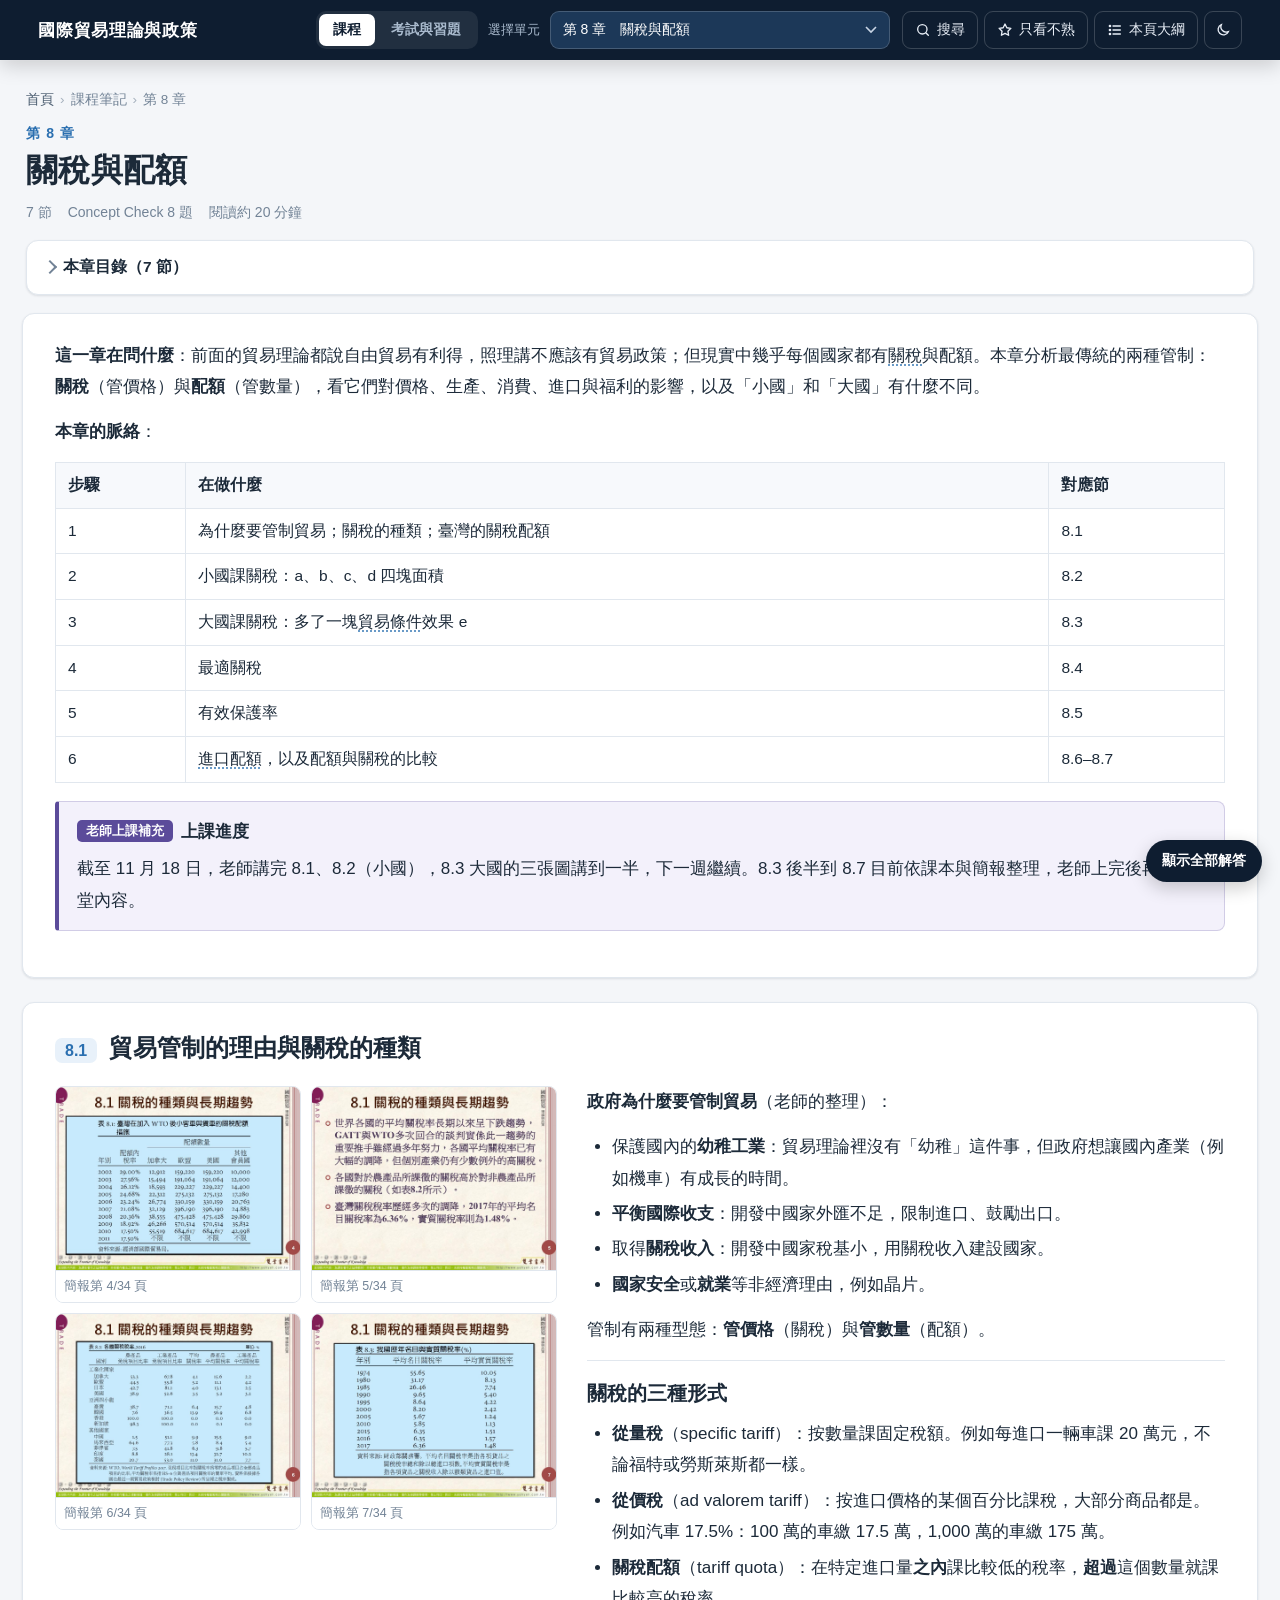
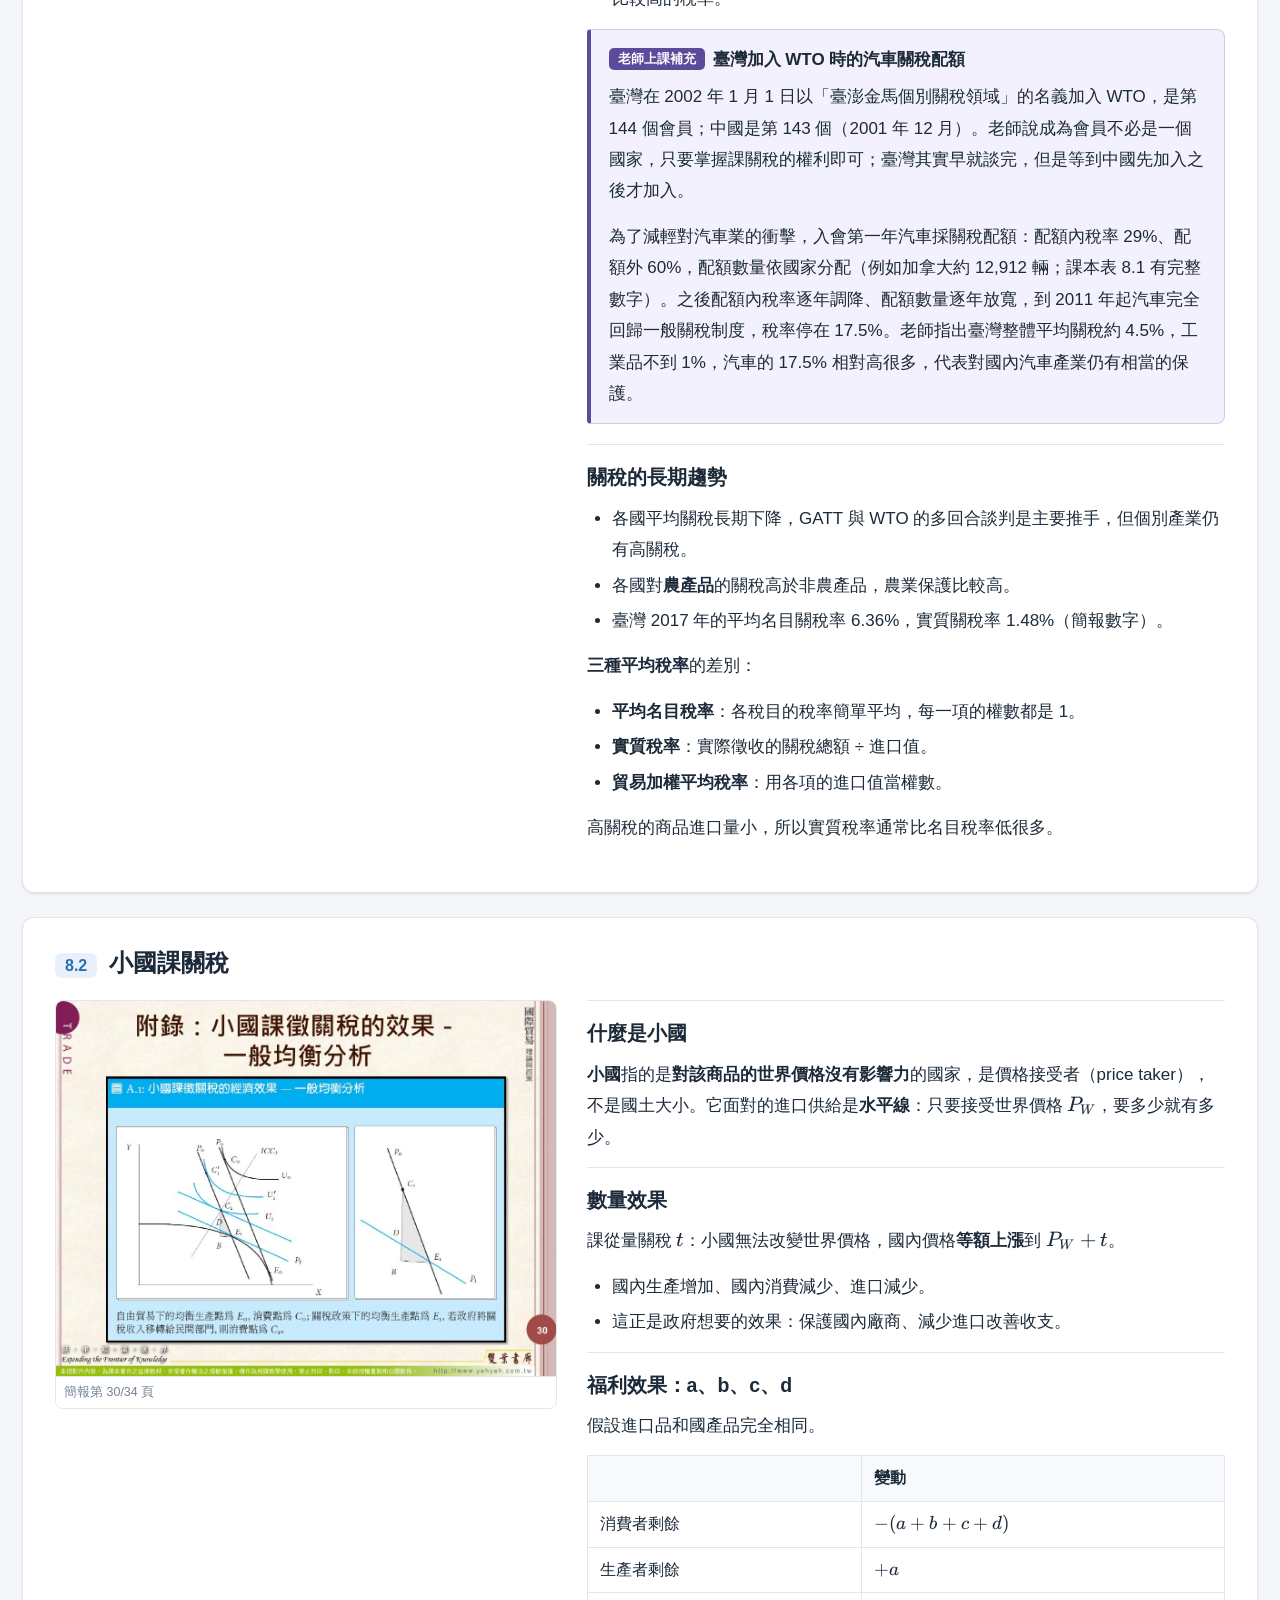
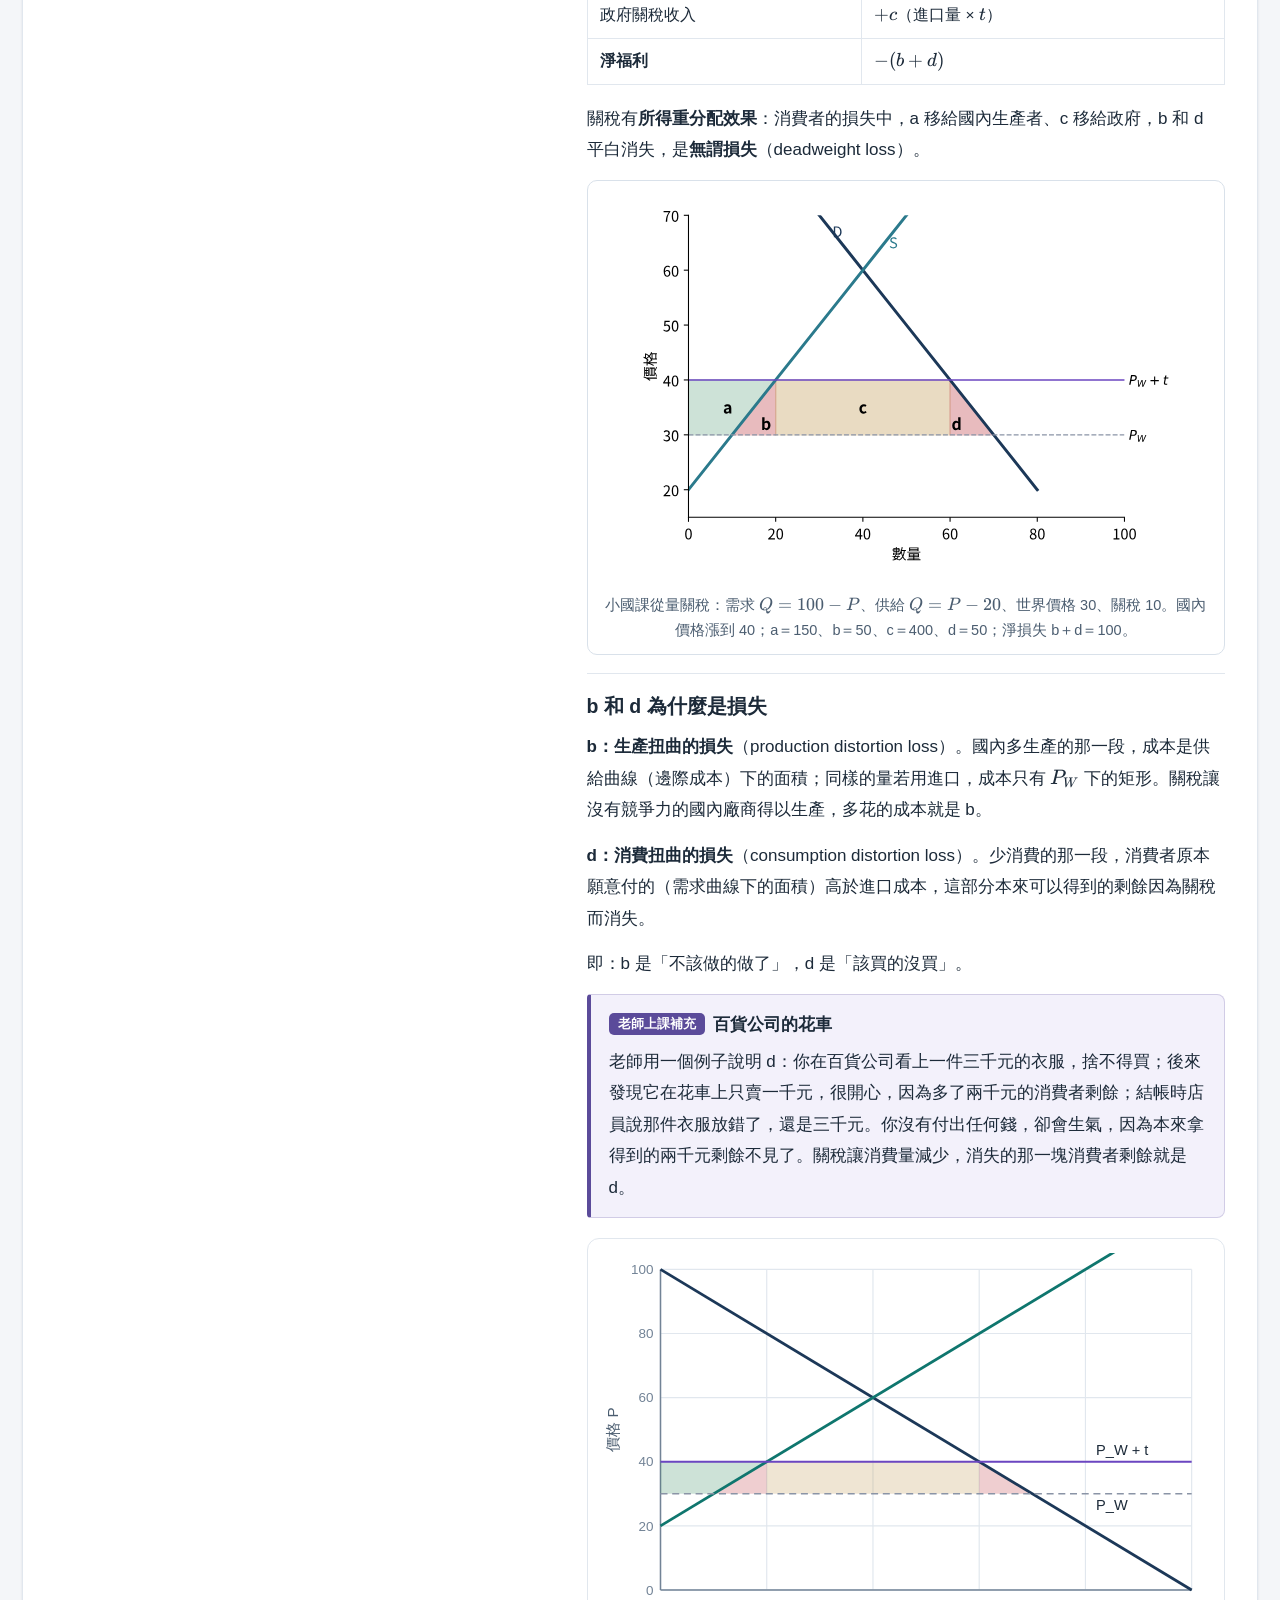
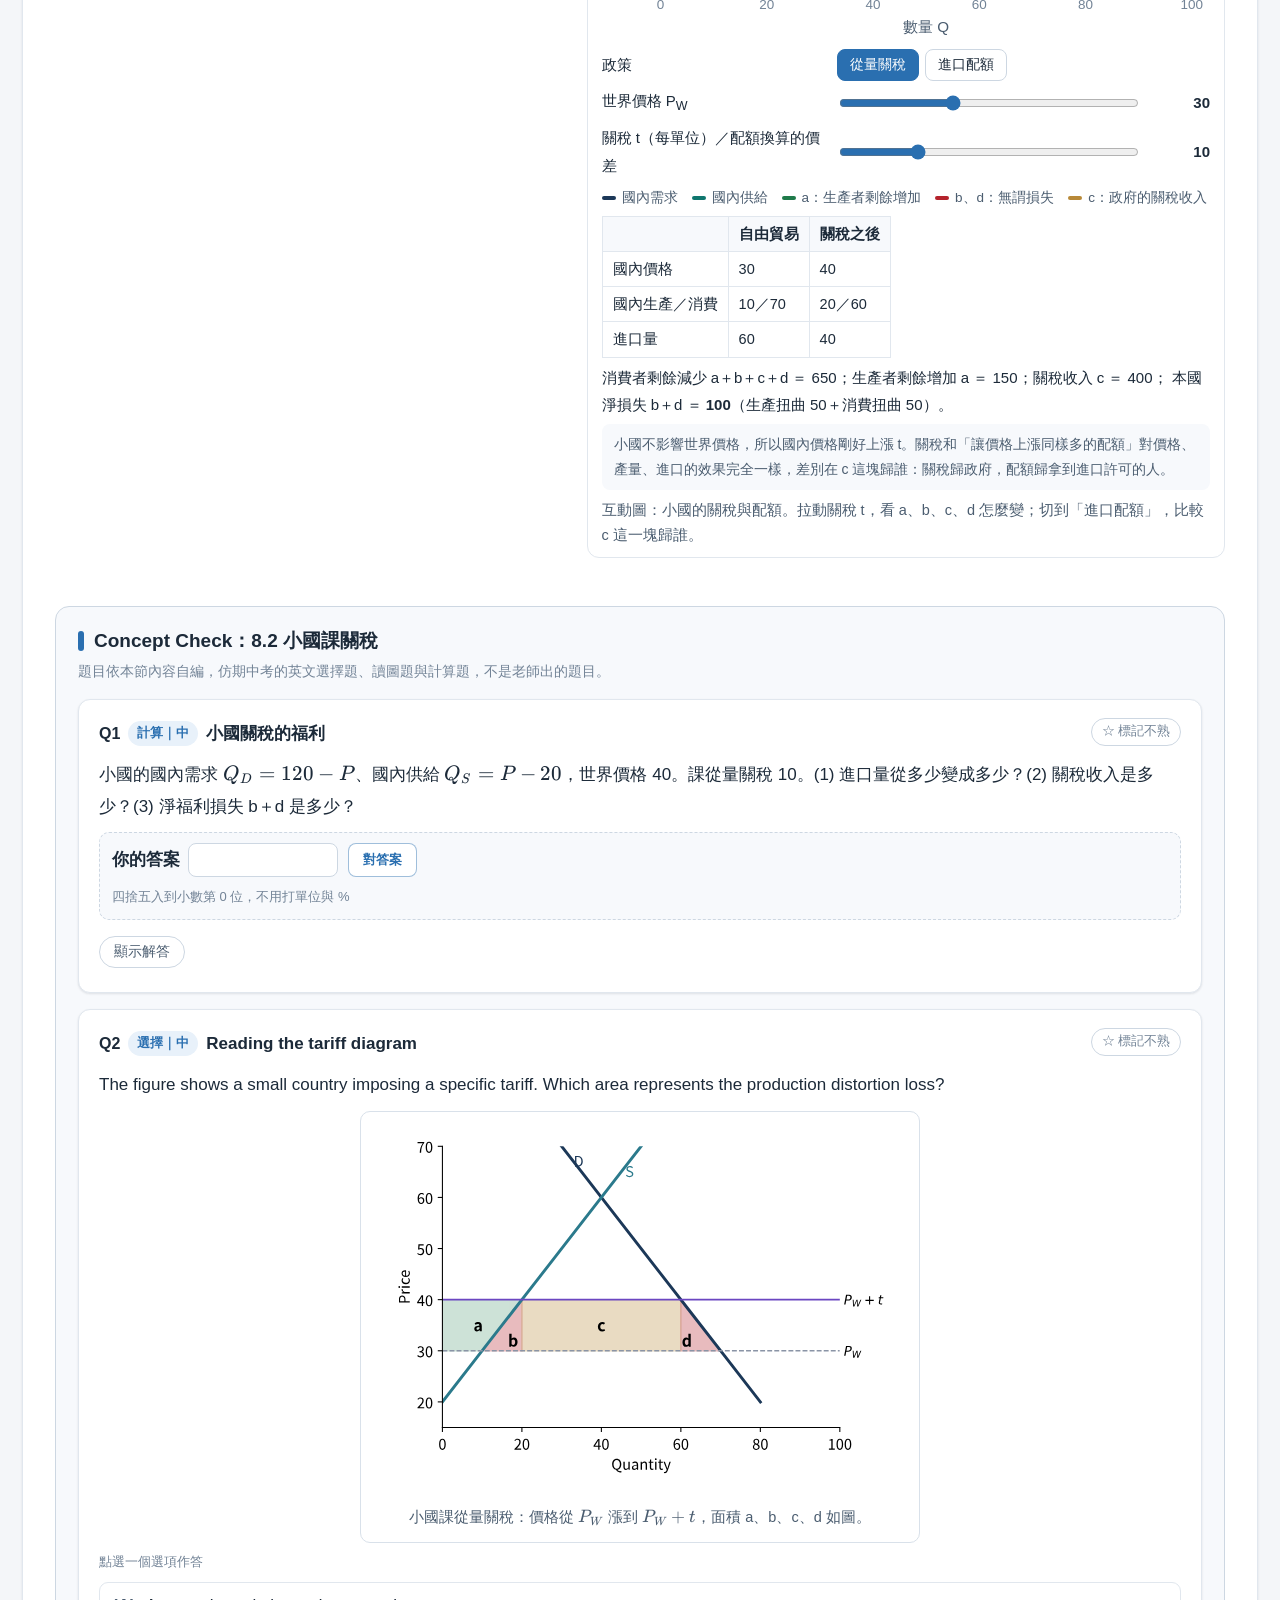
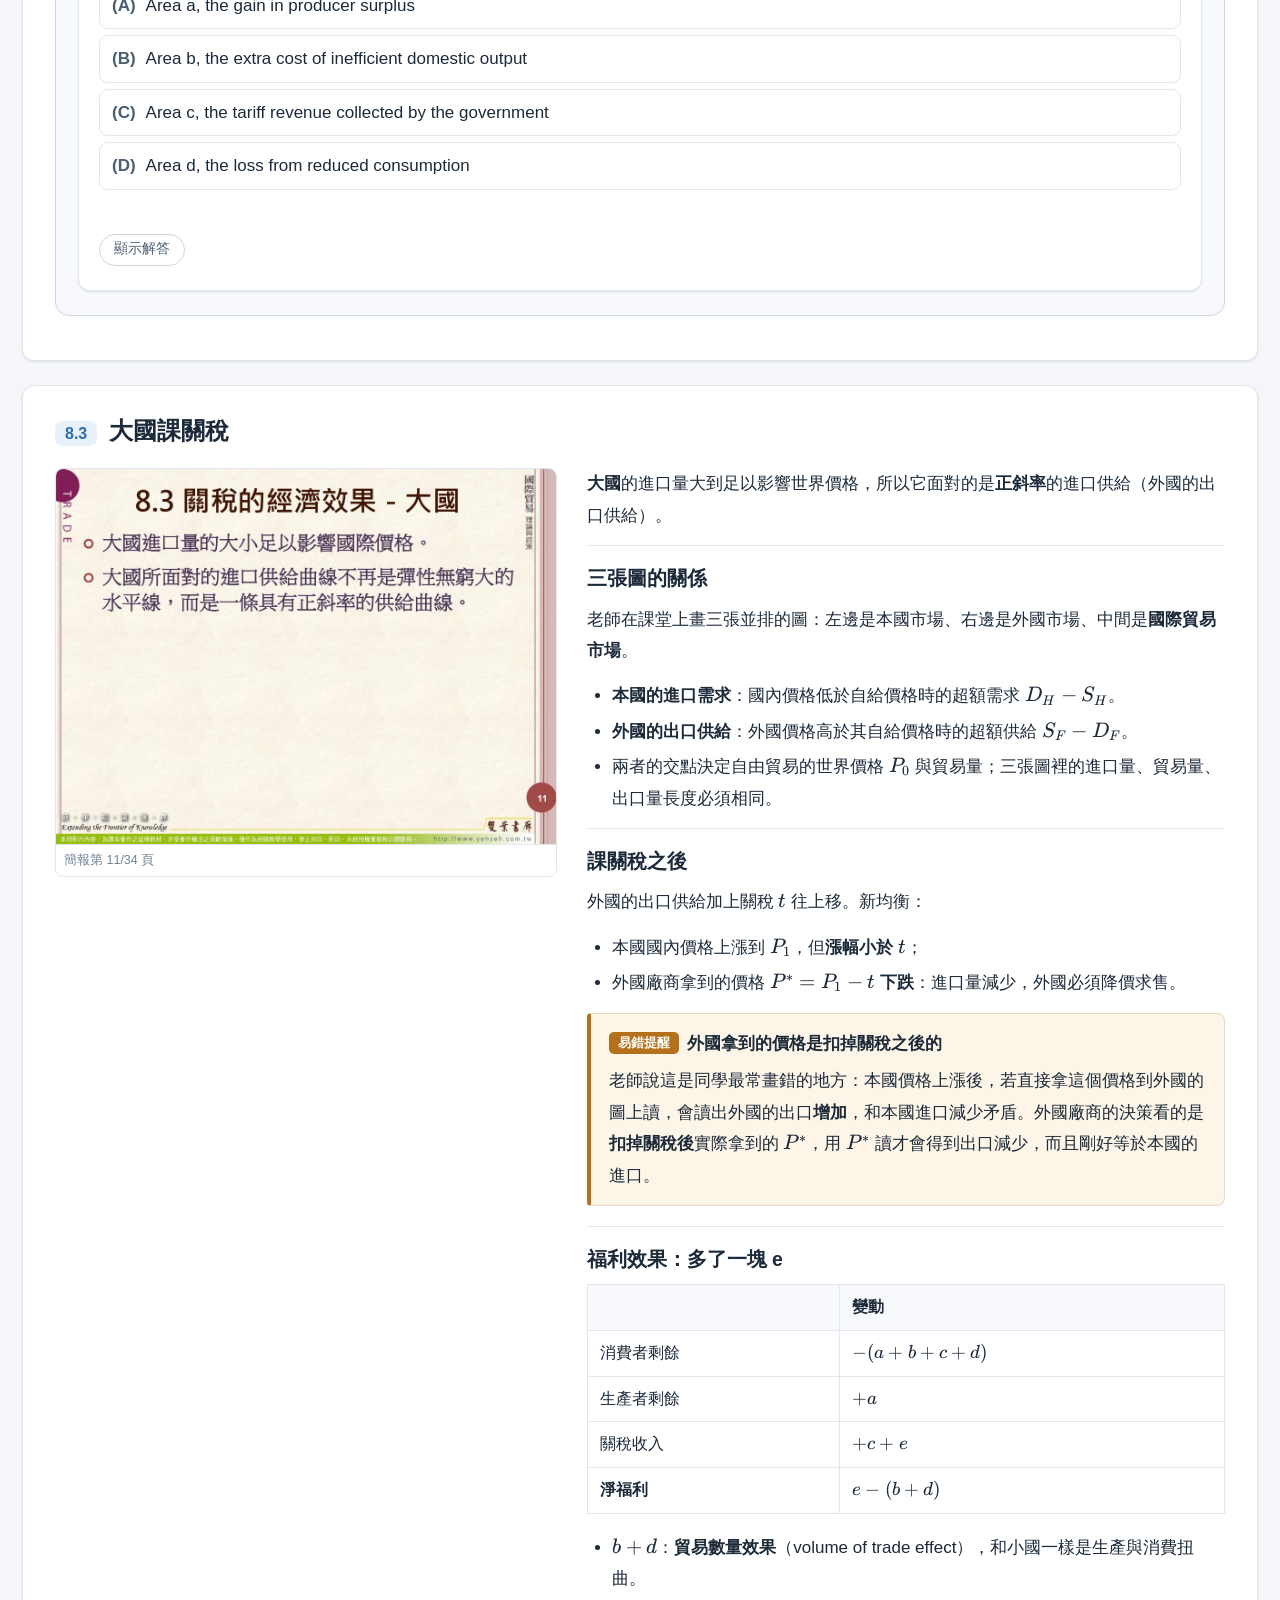
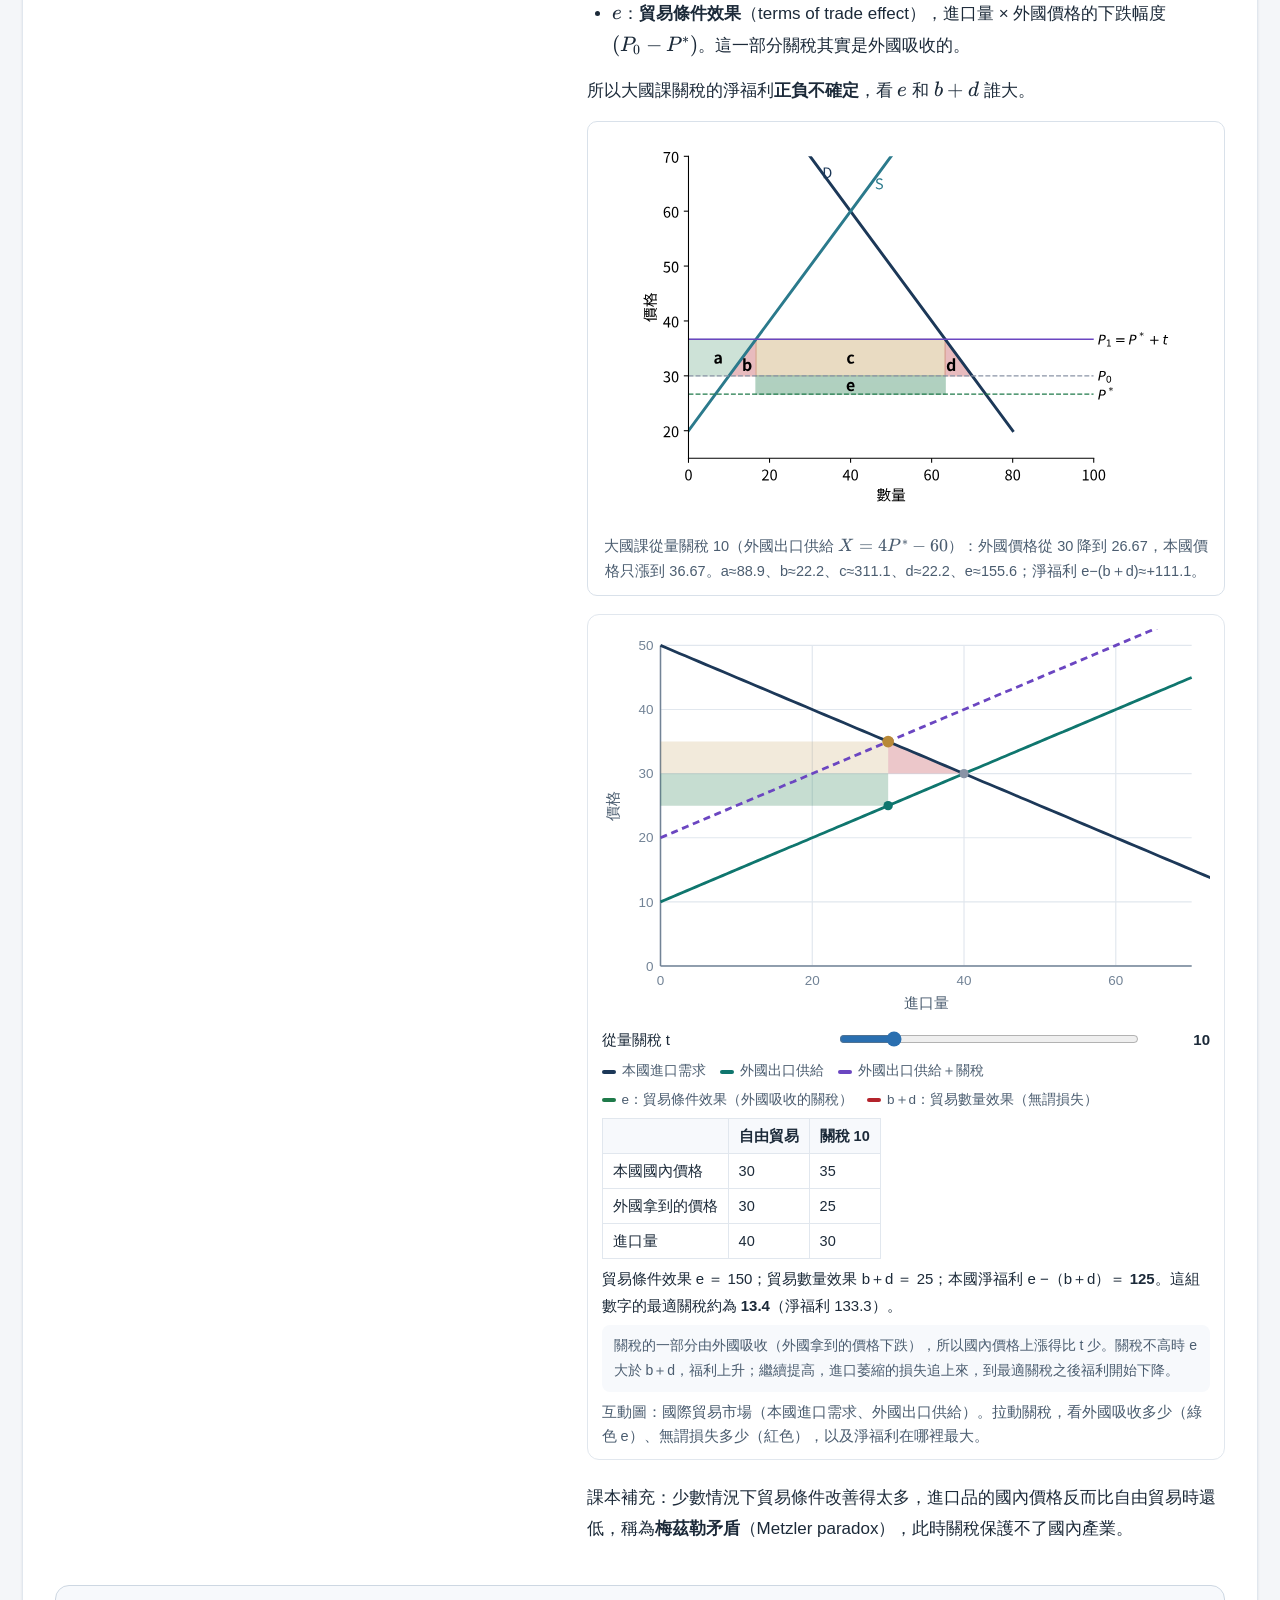
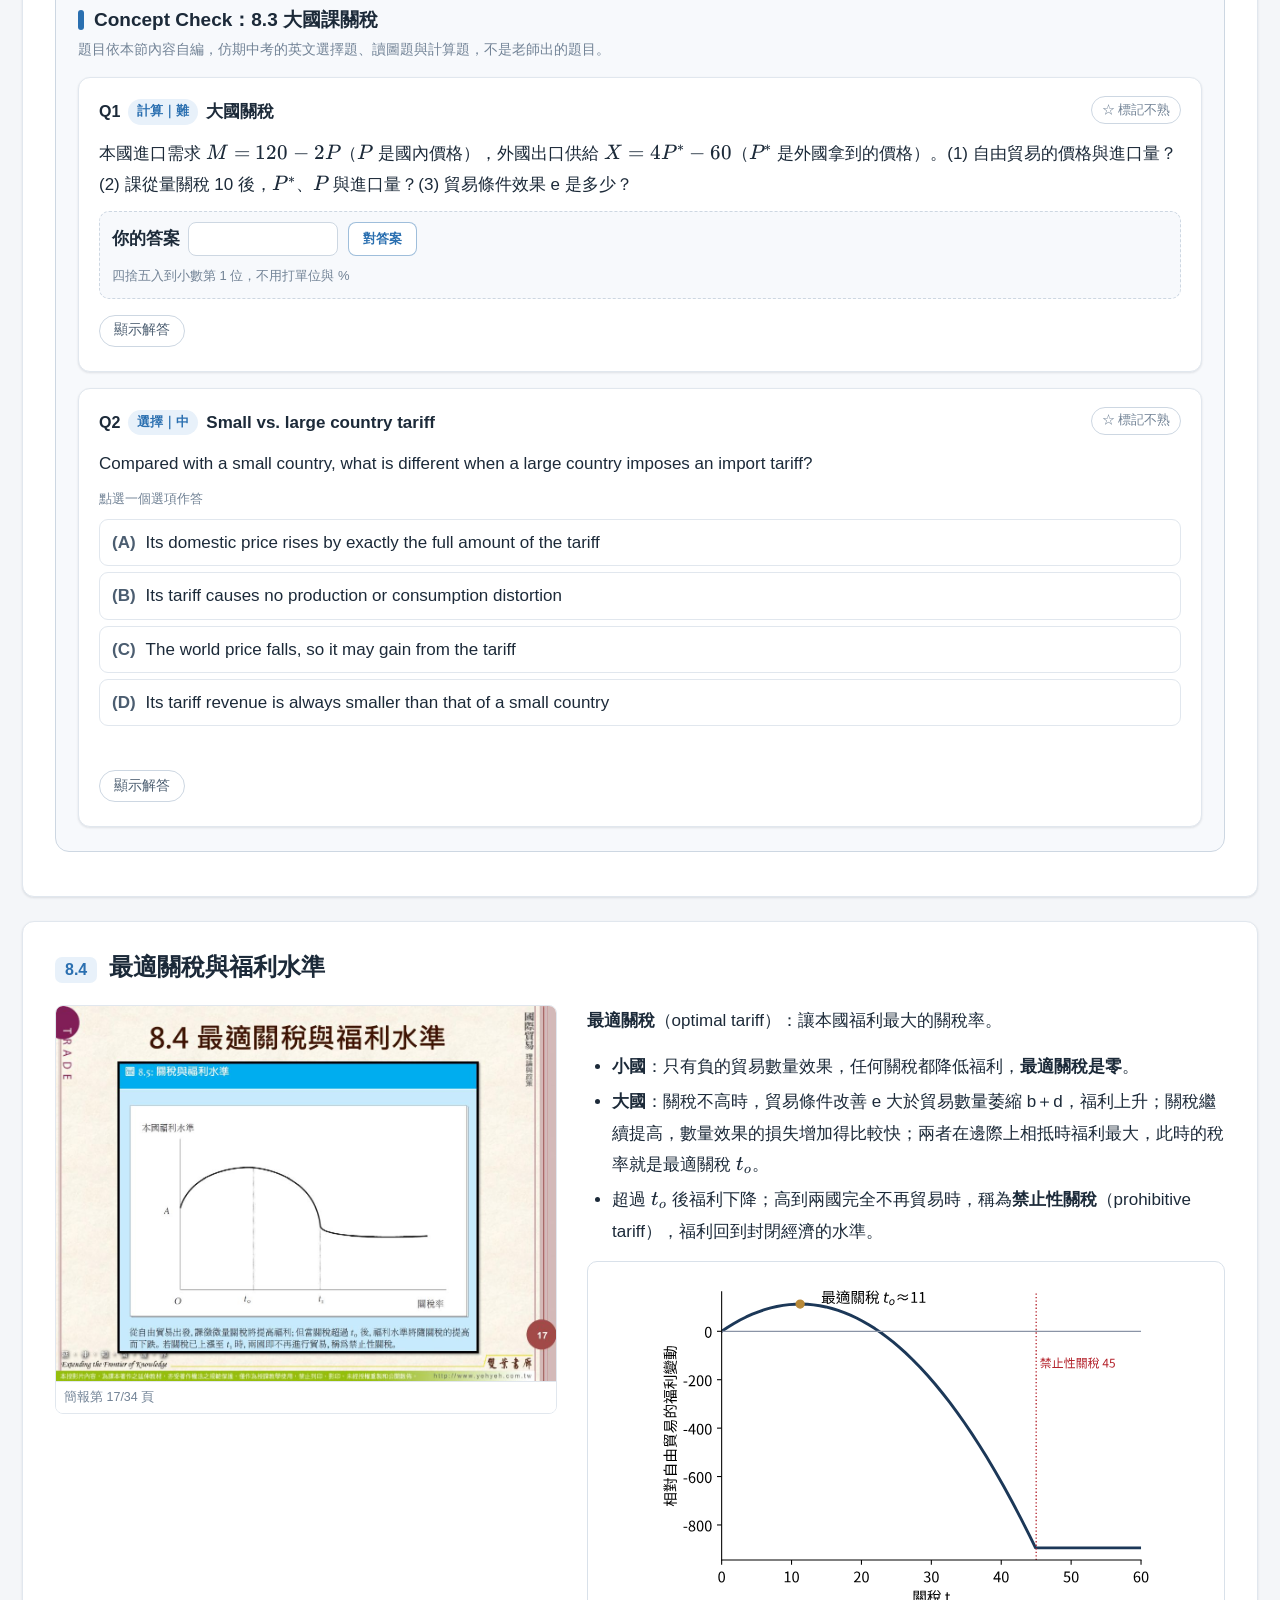
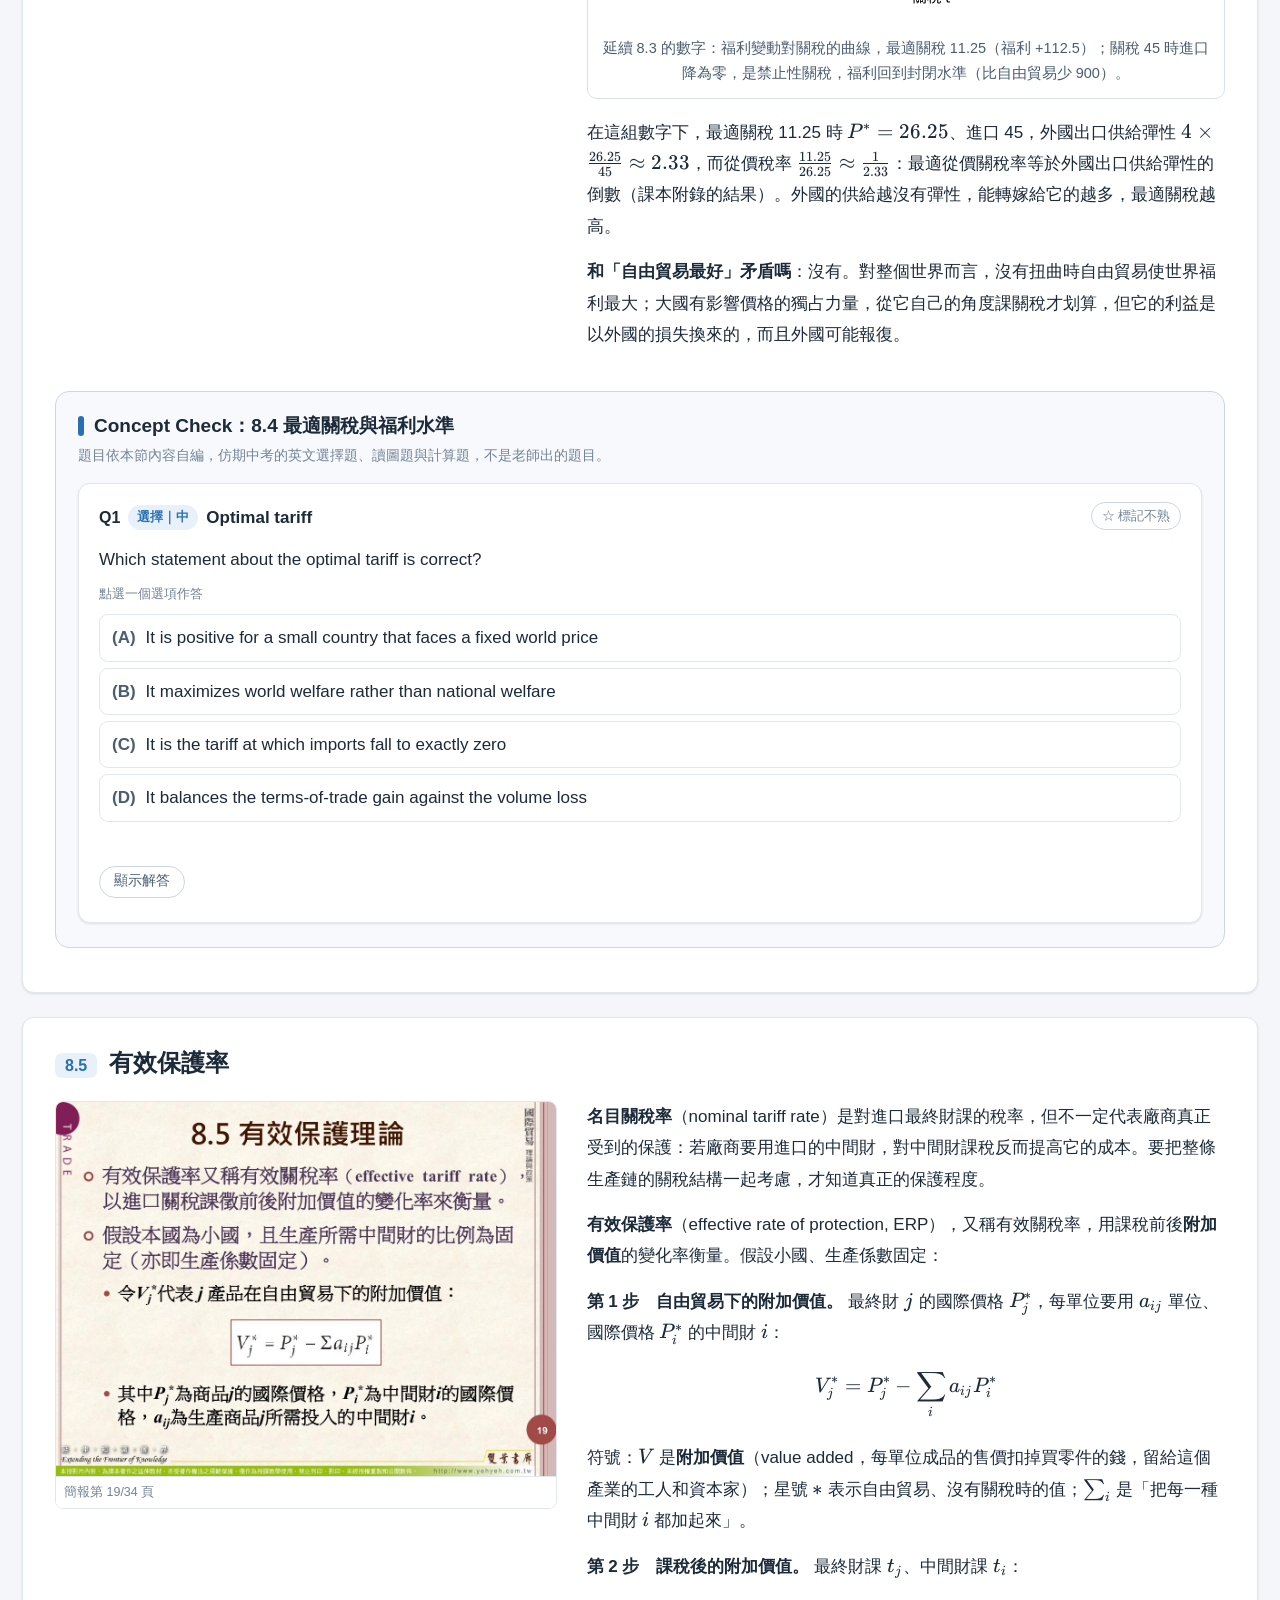
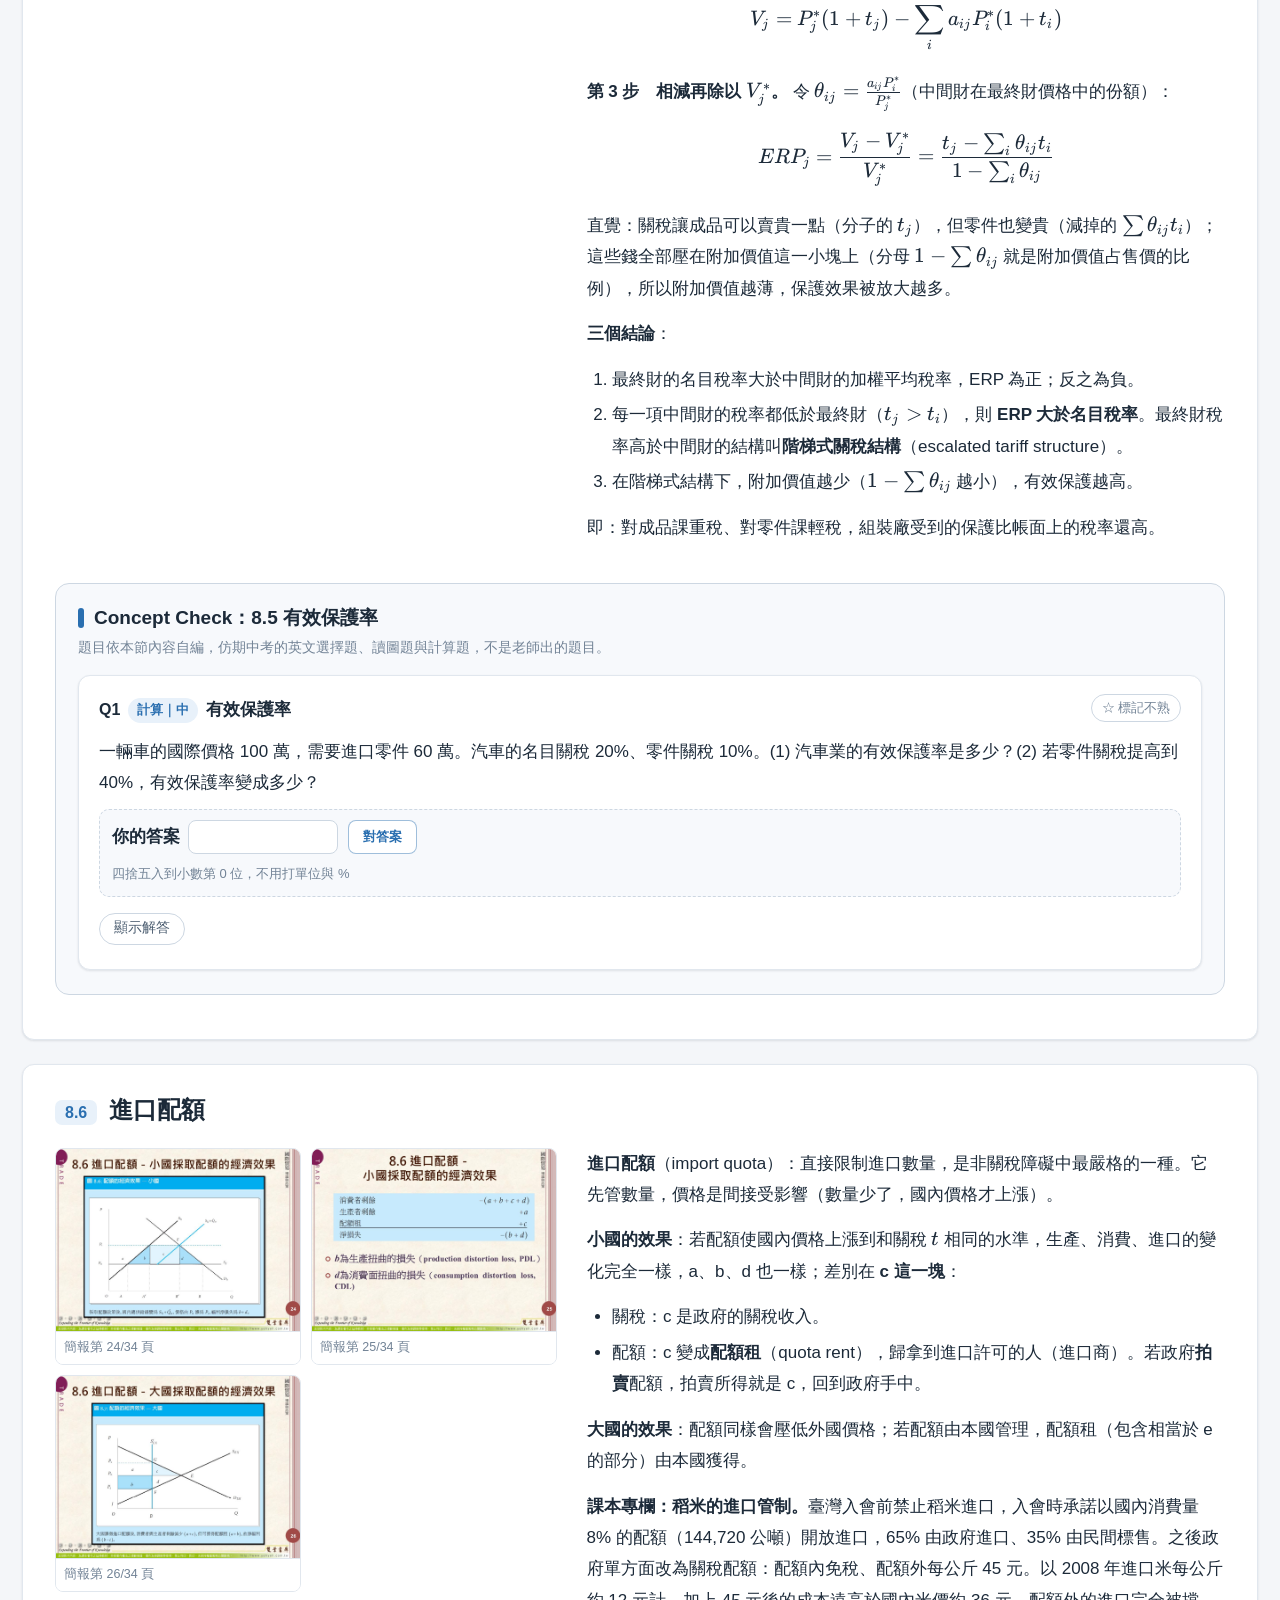
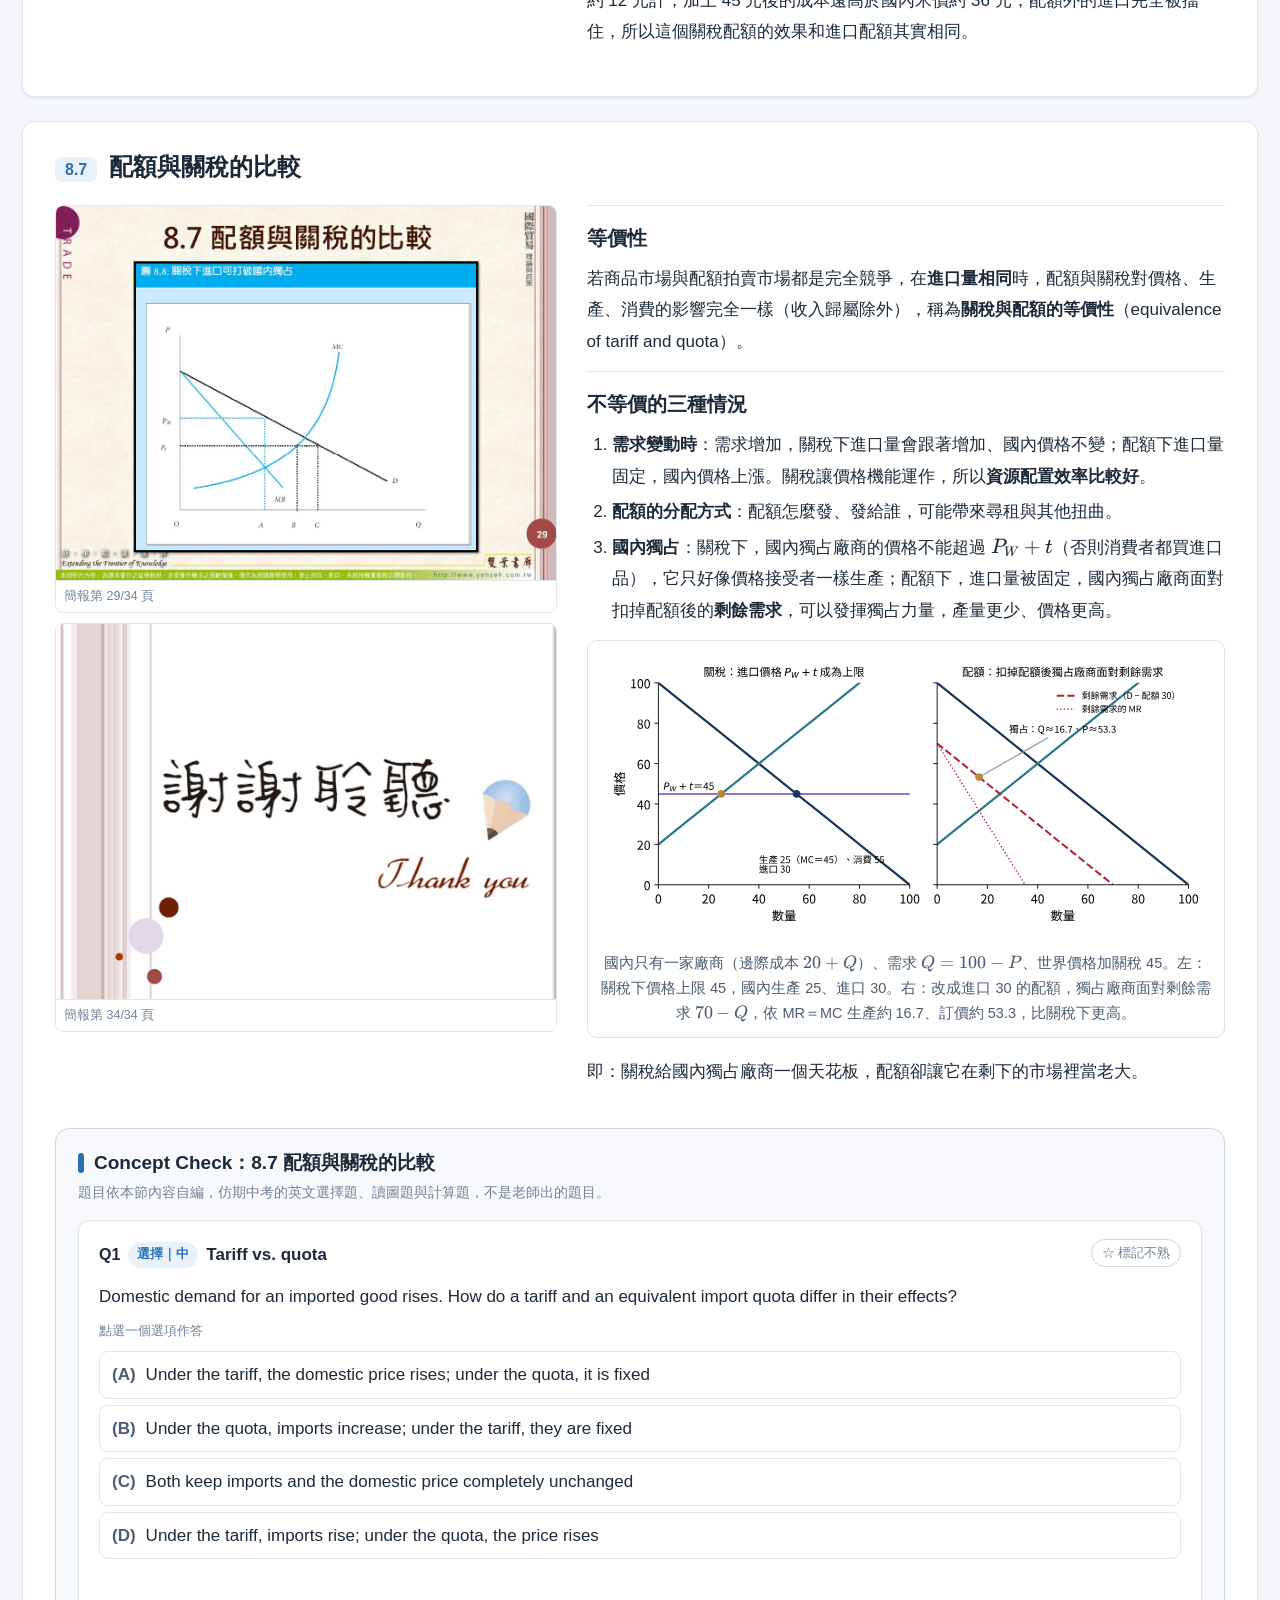
<file: ch08.html>
<!doctype html>
<html lang="zh-Hant"><head><meta charset="utf-8"><meta name="viewport" content="width=device-width,initial-scale=1">
<title>第 8 章 關稅與配額｜國際貿易理論與政策</title>
<meta name="color-scheme" content="light dark">
<script>try{var t=localStorage.getItem('notes:theme')||(window.matchMedia&&matchMedia('(prefers-color-scheme: dark)').matches?'dark':'light');document.documentElement.setAttribute('data-theme',t)}catch(e){}</script>
<link rel="stylesheet" href="assets/katex/katex.min.css">
<link rel="stylesheet" href="assets/style.css?v=524bd23a">
<script defer src="assets/widgets.js?v=26da7ea5"></script>
</head><body class="has-slides" data-page="ch08" data-mode="course" data-course="trade" data-key="trade">
<a class="skip" href="#main">跳到主要內容</a>
<header class="topbar"><a class="brand" href="index.html" aria-label="國際貿易理論與政策｜課程筆記首頁"><span>國際貿易理論與政策</span><span class="sub">｜課程筆記</span></a>
<div class="pickers"><nav class="mode" aria-label="切換課程或考試與習題"><a href="ch01.html" data-mode="course" class=on>課程</a><a href="hw1.html" data-mode="hw">考試與習題</a></nav><label for="unitSelect">選擇單元</label><select id="unitSelect" aria-label="選擇單元"><option value="index.html">首頁：課程介紹與使用說明</option><option value="exam.html">工具：測驗模式</option><option value="notes.html">工具：我的重點與筆記</option><option value="ch01.html">第 1 章　緒論</option><option value="ch02.html">第 2 章　李嘉圖模型</option><option value="ch03.html">第 3 章　特定要素模型</option><option value="ch04.html">第 4 章　要素比例模型（H–O 模型）</option><option value="ch05.html">第 5 章　經濟成長與貿易條件</option><option value="ch06.html">第 6 章　規模經濟、不完全競爭與國際貿易</option><option value="ch08.html" selected>第 8 章　關稅與配額</option></select></div></header>
<main class="wrap" id="main"><nav class="crumbs" aria-label="目前位置"><a href="index.html">首頁</a><span class="sep">›</span><span>課程筆記</span><span class="sep">›</span><span>第 8 章</span></nav><header class="ch-head"><p class=eyebrow>第 8 章</p><h1>關稅與配額</h1><p class="ch-meta"><span>7 節</span><span>Concept Check 8 題</span><span>閱讀約 20 分鐘</span></p><details class="ch-toc"><summary>本章目錄（7 節）</summary><ol><li><a href="#s8-1"><span>8.1</span>貿易管制的理由與關稅的種類</a></li><li><a href="#s8-2"><span>8.2</span>小國課關稅</a></li><li><a href="#s8-3"><span>8.3</span>大國課關稅</a></li><li><a href="#s8-4"><span>8.4</span>最適關稅與福利水準</a></li><li><a href="#s8-5"><span>8.5</span>有效保護率</a></li><li><a href="#s8-6"><span>8.6</span>進口配額</a></li><li><a href="#s8-7"><span>8.7</span>配額與關稅的比較</a></li></ol></details></header>
<div class="ch-intro"><p><strong>這一章在問什麼</strong>：前面的貿易理論都說自由貿易有利得，照理講不應該有貿易政策；但現實中幾乎每個國家都有<span class="gl" tabindex="0" role="button" data-g="關稅">關稅</span>與配額。本章分析最傳統的兩種管制：<strong>關稅</strong>（管價格）與<strong>配額</strong>（管數量），看它們對價格、生產、消費、進口與福利的影響，以及「小國」和「大國」有什麼不同。</p>
<p><strong>本章的脈絡</strong>：</p>
<table>
<thead>
<tr>
<th>步驟</th>
<th>在做什麼</th>
<th>對應節</th>
</tr>
</thead>
<tbody>
<tr>
<td>1</td>
<td>為什麼要管制貿易；關稅的種類；臺灣的關稅配額</td>
<td>8.1</td>
</tr>
<tr>
<td>2</td>
<td>小國課關稅：a、b、c、d 四塊面積</td>
<td>8.2</td>
</tr>
<tr>
<td>3</td>
<td>大國課關稅：多了一塊<span class="gl" tabindex="0" role="button" data-g="貿易條件">貿易條件</span>效果 e</td>
<td>8.3</td>
</tr>
<tr>
<td>4</td>
<td>最適關稅</td>
<td>8.4</td>
</tr>
<tr>
<td>5</td>
<td>有效保護率</td>
<td>8.5</td>
</tr>
<tr>
<td>6</td>
<td><span class="gl" tabindex="0" role="button" data-g="進口配額">進口配額</span>，以及配額與關稅的比較</td>
<td>8.6–8.7</td>
</tr>
</tbody>
</table>
<div class="box teacher"><span class="tag">老師上課補充</span><strong class="bt">上課進度</strong><p>截至 11 月 18 日，老師講完 8.1、8.2（小國），8.3 大國的三張圖講到一半，下一週繼續。8.3 後半到 8.7 目前依課本與簡報整理，老師上完後再補課堂內容。</p></div></div><section class="sec has-sl" id="s8-1" data-label="8.1 貿易管制的理由與關稅的種類"><h2><span class="num">8.1</span>貿易管制的理由與關稅的種類</h2><div class="sl-rows"><div class="sl-seg"><aside class="sl-view"><div class="sl-stick"><div class="sl-g on" data-g="0" data-n="1"><a class="sl-pg" href="assets/slides/ch08/p-002.jpg" target="_blank" rel="noopener" title="開新分頁看大圖"><img loading="lazy" src="assets/slides/ch08/p-002.jpg" alt="Chap 08.pdf 第 2 頁"><span>簡報第 2/34 頁</span></a></div><div class="sl-g" data-g="1" data-n="1"><a class="sl-pg" href="assets/slides/ch08/p-001.jpg" target="_blank" rel="noopener" title="開新分頁看大圖"><img loading="lazy" src="assets/slides/ch08/p-001.jpg" alt="Chap 08.pdf 第 1 頁"><span>簡報第 1/34 頁</span></a></div><div class="sl-g" data-g="2" data-n="1"><a class="sl-pg" href="assets/slides/ch08/p-003.jpg" target="_blank" rel="noopener" title="開新分頁看大圖"><img loading="lazy" src="assets/slides/ch08/p-003.jpg" alt="Chap 08.pdf 第 3 頁"><span>簡報第 3/34 頁</span></a></div><div class="sl-g" data-g="3" data-n="4"><a class="sl-pg" href="assets/slides/ch08/p-004.jpg" target="_blank" rel="noopener" title="開新分頁看大圖"><img loading="lazy" src="assets/slides/ch08/p-004.jpg" alt="Chap 08.pdf 第 4 頁"><span>簡報第 4/34 頁</span></a><a class="sl-pg" href="assets/slides/ch08/p-005.jpg" target="_blank" rel="noopener" title="開新分頁看大圖"><img loading="lazy" src="assets/slides/ch08/p-005.jpg" alt="Chap 08.pdf 第 5 頁"><span>簡報第 5/34 頁</span></a><a class="sl-pg" href="assets/slides/ch08/p-006.jpg" target="_blank" rel="noopener" title="開新分頁看大圖"><img loading="lazy" src="assets/slides/ch08/p-006.jpg" alt="Chap 08.pdf 第 6 頁"><span>簡報第 6/34 頁</span></a><a class="sl-pg" href="assets/slides/ch08/p-007.jpg" target="_blank" rel="noopener" title="開新分頁看大圖"><img loading="lazy" src="assets/slides/ch08/p-007.jpg" alt="Chap 08.pdf 第 7 頁"><span>簡報第 7/34 頁</span></a></div></div></aside><div class="sl-text"><div class="sl-mob" data-n="1"><a class="sl-pg" href="assets/slides/ch08/p-002.jpg" target="_blank" rel="noopener" title="開新分頁看大圖"><img loading="lazy" src="assets/slides/ch08/p-002.jpg" alt="Chap 08.pdf 第 2 頁"><span>簡報第 2/34 頁</span></a></div><div class="sl-b" data-g="0"><p><strong>政府為什麼要管制貿易</strong>（老師的整理）：</p></div><div class="sl-b" data-g="0"><ul>
<li>保護國內的<strong>幼稚工業</strong>：貿易理論裡沒有「幼稚」這件事，但政府想讓國內產業（例如機車）有成長的時間。</li>
<li><strong>平衡國際收支</strong>：開發中國家外匯不足，限制進口、鼓勵出口。</li>
<li>取得<strong>關稅收入</strong>：開發中國家稅基小，用關稅收入建設國家。</li>
<li><strong>國家安全</strong>或<strong>就業</strong>等非經濟理由，例如晶片。</li>
</ul></div><div class="sl-mob" data-n="1"><a class="sl-pg" href="assets/slides/ch08/p-001.jpg" target="_blank" rel="noopener" title="開新分頁看大圖"><img loading="lazy" src="assets/slides/ch08/p-001.jpg" alt="Chap 08.pdf 第 1 頁"><span>簡報第 1/34 頁</span></a></div><div class="sl-b" data-g="1"><p>管制有兩種型態：<strong>管價格</strong>（關稅）與<strong>管數量</strong>（配額）。</p></div><div class="sl-mob" data-n="1"><a class="sl-pg" href="assets/slides/ch08/p-003.jpg" target="_blank" rel="noopener" title="開新分頁看大圖"><img loading="lazy" src="assets/slides/ch08/p-003.jpg" alt="Chap 08.pdf 第 3 頁"><span>簡報第 3/34 頁</span></a></div><div class="sl-b" data-g="2"><h3 id="s8-1-1">關稅的三種形式</h3><ul>
<li><strong>從量稅</strong>（specific tariff）：按數量課固定稅額。例如每進口一輛車課 20 萬元，不論福特或勞斯萊斯都一樣。</li>
<li><strong>從價稅</strong>（ad valorem tariff）：按進口價格的某個百分比課稅，大部分商品都是。例如汽車 17.5%：100 萬的車繳 17.5 萬，1,000 萬的車繳 175 萬。</li>
<li><strong>關稅配額</strong>（tariff quota）：在特定進口量<strong>之內</strong>課比較低的稅率，<strong>超過</strong>這個數量就課比較高的稅率。</li>
</ul></div><div class="sl-mob" data-n="3"><a class="sl-pg" href="assets/slides/ch08/p-004.jpg" target="_blank" rel="noopener" title="開新分頁看大圖"><img loading="lazy" src="assets/slides/ch08/p-004.jpg" alt="Chap 08.pdf 第 4 頁"><span>簡報第 4/34 頁</span></a><a class="sl-pg" href="assets/slides/ch08/p-005.jpg" target="_blank" rel="noopener" title="開新分頁看大圖"><img loading="lazy" src="assets/slides/ch08/p-005.jpg" alt="Chap 08.pdf 第 5 頁"><span>簡報第 5/34 頁</span></a><a class="sl-pg" href="assets/slides/ch08/p-006.jpg" target="_blank" rel="noopener" title="開新分頁看大圖"><img loading="lazy" src="assets/slides/ch08/p-006.jpg" alt="Chap 08.pdf 第 6 頁"><span>簡報第 6/34 頁</span></a><a class="sl-pg" href="assets/slides/ch08/p-007.jpg" target="_blank" rel="noopener" title="開新分頁看大圖"><img loading="lazy" src="assets/slides/ch08/p-007.jpg" alt="Chap 08.pdf 第 7 頁"><span>簡報第 7/34 頁</span></a></div><div class="sl-b" data-g="3"><div class="box teacher"><span class="tag">老師上課補充</span><strong class="bt">臺灣加入 WTO 時的汽車關稅配額</strong><p>臺灣在 2002 年 1 月 1 日以「臺澎金馬個別關稅領域」的名義加入 WTO，是第 144 個會員；中國是第 143 個（2001 年 12 月）。老師說成為會員不必是一個國家，只要掌握課關稅的權利即可；臺灣其實早就談完，但是等到中國先加入之後才加入。</p>
<p>為了減輕對汽車業的衝擊，入會第一年汽車採關稅配額：配額內稅率 29%、配額外 60%，配額數量依國家分配（例如加拿大約 12,912 輛；課本表 8.1 有完整數字）。之後配額內稅率逐年調降、配額數量逐年放寬，到 2011 年起汽車完全回歸一般關稅制度，稅率停在 17.5%。老師指出臺灣整體平均關稅約 4.5%，工業品不到 1%，汽車的 17.5% 相對高很多，代表對國內汽車產業仍有相當的保護。</p></div></div><div class="sl-b" data-g="3"><h3 id="s8-1-2">關稅的長期趨勢</h3><ul>
<li>各國平均關稅長期下降，GATT 與 WTO 的多回合談判是主要推手，但個別產業仍有高關稅。</li>
<li>各國對<strong>農產品</strong>的關稅高於非農產品，農業保護比較高。</li>
<li>臺灣 2017 年的平均名目關稅率 6.36%，實質關稅率 1.48%（簡報數字）。</li>
</ul></div><div class="sl-b" data-g="3"><p><strong>三種平均稅率</strong>的差別：</p></div><div class="sl-b" data-g="3"><ul>
<li><strong>平均名目稅率</strong>：各稅目的稅率簡單平均，每一項的權數都是 1。</li>
<li><strong>實質稅率</strong>：實際徵收的關稅總額 ÷ 進口值。</li>
<li><strong>貿易加權平均稅率</strong>：用各項的進口值當權數。</li>
</ul></div><div class="sl-b" data-g="3"><p>高關稅的商品進口量小，所以實質稅率通常比名目稅率低很多。</p></div></div></div></div></section><section class="sec has-sl" id="s8-2" data-label="8.2 小國課關稅"><h2><span class="num">8.2</span>小國課關稅</h2><div class="sl-rows"><div class="sl-seg"><aside class="sl-view"><div class="sl-stick"><div class="sl-g on" data-g="0" data-n="2"><a class="sl-pg" href="assets/slides/ch08/p-008.jpg" target="_blank" rel="noopener" title="開新分頁看大圖"><img loading="lazy" src="assets/slides/ch08/p-008.jpg" alt="Chap 08.pdf 第 8 頁"><span>簡報第 8/34 頁</span></a><a class="sl-pg" href="assets/slides/ch08/p-009.jpg" target="_blank" rel="noopener" title="開新分頁看大圖"><img loading="lazy" src="assets/slides/ch08/p-009.jpg" alt="Chap 08.pdf 第 9 頁"><span>簡報第 9/34 頁</span></a></div><div class="sl-g" data-g="1" data-n="1"><a class="sl-pg" href="assets/slides/ch08/p-030.jpg" target="_blank" rel="noopener" title="開新分頁看大圖"><img loading="lazy" src="assets/slides/ch08/p-030.jpg" alt="Chap 08.pdf 第 30 頁"><span>簡報第 30/34 頁</span></a></div><div class="sl-g" data-g="2" data-n="1"><a class="sl-pg" href="assets/slides/ch08/p-010.jpg" target="_blank" rel="noopener" title="開新分頁看大圖"><img loading="lazy" src="assets/slides/ch08/p-010.jpg" alt="Chap 08.pdf 第 10 頁"><span>簡報第 10/34 頁</span></a></div><div class="sl-g" data-g="3" data-n="1"><a class="sl-pg" href="assets/slides/ch08/p-030.jpg" target="_blank" rel="noopener" title="開新分頁看大圖"><img loading="lazy" src="assets/slides/ch08/p-030.jpg" alt="Chap 08.pdf 第 30 頁"><span>簡報第 30/34 頁</span></a></div><div class="sl-g" data-g="4" data-n="1"><a class="sl-pg" href="assets/slides/ch08/p-010.jpg" target="_blank" rel="noopener" title="開新分頁看大圖"><img loading="lazy" src="assets/slides/ch08/p-010.jpg" alt="Chap 08.pdf 第 10 頁"><span>簡報第 10/34 頁</span></a></div><div class="sl-g" data-g="5" data-n="1"><a class="sl-pg" href="assets/slides/ch08/p-030.jpg" target="_blank" rel="noopener" title="開新分頁看大圖"><img loading="lazy" src="assets/slides/ch08/p-030.jpg" alt="Chap 08.pdf 第 30 頁"><span>簡報第 30/34 頁</span></a></div></div></aside><div class="sl-text"><div class="sl-mob" data-n="2"><a class="sl-pg" href="assets/slides/ch08/p-008.jpg" target="_blank" rel="noopener" title="開新分頁看大圖"><img loading="lazy" src="assets/slides/ch08/p-008.jpg" alt="Chap 08.pdf 第 8 頁"><span>簡報第 8/34 頁</span></a><a class="sl-pg" href="assets/slides/ch08/p-009.jpg" target="_blank" rel="noopener" title="開新分頁看大圖"><img loading="lazy" src="assets/slides/ch08/p-009.jpg" alt="Chap 08.pdf 第 9 頁"><span>簡報第 9/34 頁</span></a></div><div class="sl-b" data-g="0"><h3 id="s8-2-1">什麼是小國</h3><p><strong>小國</strong>指的是<strong>對該商品的世界價格沒有影響力</strong>的國家，是價格接受者（price taker），不是國土大小。它面對的進口供給是<strong>水平線</strong>：只要接受世界價格 \(P_W\)，要多少就有多少。</p></div><div class="sl-b" data-g="0"><h3 id="s8-2-2">數量效果</h3><p>課從量關稅 \(t\)：小國無法改變世界價格，國內價格<strong>等額上漲</strong>到 \(P_W+t\)。</p></div><div class="sl-mob" data-n="1"><a class="sl-pg" href="assets/slides/ch08/p-030.jpg" target="_blank" rel="noopener" title="開新分頁看大圖"><img loading="lazy" src="assets/slides/ch08/p-030.jpg" alt="Chap 08.pdf 第 30 頁"><span>簡報第 30/34 頁</span></a></div><div class="sl-b" data-g="1"><ul>
<li>國內生產增加、國內消費減少、進口減少。</li>
<li>這正是政府想要的效果：保護國內廠商、減少進口改善收支。</li>
</ul></div><div class="sl-b" data-g="1"><h3 id="s8-2-3">福利效果：a、b、c、d</h3><p>假設進口品和國產品完全相同。</p></div><div class="sl-b" data-g="1"><table>
<thead>
<tr>
<th></th>
<th>變動</th>
</tr>
</thead>
<tbody>
<tr>
<td>消費者剩餘</td>
<td>\(-(a+b+c+d)\)</td>
</tr>
<tr>
<td>生產者剩餘</td>
<td>\(+a\)</td>
</tr>
<tr>
<td>政府關稅收入</td>
<td>\(+c\)（進口量 × \(t\)）</td>
</tr>
<tr>
<td><strong>淨福利</strong></td>
<td>\(-(b+d)\)</td>
</tr>
</tbody>
</table></div><div class="sl-mob" data-n="1"><a class="sl-pg" href="assets/slides/ch08/p-010.jpg" target="_blank" rel="noopener" title="開新分頁看大圖"><img loading="lazy" src="assets/slides/ch08/p-010.jpg" alt="Chap 08.pdf 第 10 頁"><span>簡報第 10/34 頁</span></a></div><div class="sl-b" data-g="2"><p>關稅有<strong>所得重分配效果</strong>：消費者的損失中，a 移給國內生產者、c 移給政府，b 和 d 平白消失，是<strong>無謂損失</strong>（deadweight loss）。</p></div><div class="sl-mob" data-n="1"><a class="sl-pg" href="assets/slides/ch08/p-030.jpg" target="_blank" rel="noopener" title="開新分頁看大圖"><img loading="lazy" src="assets/slides/ch08/p-030.jpg" alt="Chap 08.pdf 第 30 頁"><span>簡報第 30/34 頁</span></a></div><div class="sl-b" data-g="3"><figure class="rfig"><a href="assets/fig/ch08-small.svg" target="_blank"><img alt="小國課從量關稅：需求 Q=100-P、供給 Q=P-20、世界價格 30、關稅 10。國內價格漲到 40；a＝150、b＝50、c＝400、d＝50；淨損失 b＋d＝100。" loading="lazy" src="assets/fig/ch08-small.svg"/></a><figcaption>小國課從量關稅：需求 \(Q=100-P\)、供給 \(Q=P-20\)、世界價格 30、關稅 10。國內價格漲到 40；a＝150、b＝50、c＝400、d＝50；淨損失 b＋d＝100。</figcaption></figure></div><div class="sl-mob" data-n="1"><a class="sl-pg" href="assets/slides/ch08/p-010.jpg" target="_blank" rel="noopener" title="開新分頁看大圖"><img loading="lazy" src="assets/slides/ch08/p-010.jpg" alt="Chap 08.pdf 第 10 頁"><span>簡報第 10/34 頁</span></a></div><div class="sl-b" data-g="4"><h3 id="s8-2-4">b 和 d 為什麼是損失</h3><p><strong>b：生產扭曲的損失</strong>（production distortion loss）。國內多生產的那一段，成本是供給曲線（邊際成本）下的面積；同樣的量若用進口，成本只有 \(P_W\) 下的矩形。關稅讓沒有競爭力的國內廠商得以生產，多花的成本就是 b。</p></div><div class="sl-b" data-g="4"><p><strong>d：消費扭曲的損失</strong>（consumption distortion loss）。少消費的那一段，消費者原本願意付的（需求曲線下的面積）高於進口成本，這部分本來可以得到的剩餘因為關稅而消失。</p></div><div class="sl-b" data-g="4"><p>即：b 是「不該做的做了」，d 是「該買的沒買」。</p></div><div class="sl-b" data-g="4"><div class="box teacher"><span class="tag">老師上課補充</span><strong class="bt">百貨公司的花車</strong><p>老師用一個例子說明 d：你在百貨公司看上一件三千元的衣服，捨不得買；後來發現它在花車上只賣一千元，很開心，因為多了兩千元的消費者剩餘；結帳時店員說那件衣服放錯了，還是三千元。你沒有付出任何錢，卻會生氣，因為本來拿得到的兩千元剩餘不見了。關稅讓消費量減少，消失的那一塊消費者剩餘就是 d。</p></div></div><div class="sl-mob" data-n="1"><a class="sl-pg" href="assets/slides/ch08/p-030.jpg" target="_blank" rel="noopener" title="開新分頁看大圖"><img loading="lazy" src="assets/slides/ch08/p-030.jpg" alt="Chap 08.pdf 第 30 頁"><span>簡報第 30/34 頁</span></a></div><div class="sl-b" data-g="5"><figure class="tw-fig"><div class="tw" data-a="" data-w="tariff"><noscript>互動圖需要開啟 JavaScript。</noscript></div><figcaption>互動圖：小國的關稅與配額。拉動關稅 t，看 a、b、c、d 怎麼變；切到「進口配額」，比較 c 這一塊歸誰。</figcaption></figure></div></div></div><section class="cc" id="cc-s8-2"><h3 class="cc-h">Concept Check：8.2 小國課關稅</h3><p class="cc-note">題目依本節內容自編，仿期中考的英文選擇題、讀圖題與計算題，不是老師出的題目。</p><article class="q" data-label="8.2 小國課關稅 Q1" id="q-s8-2-1"><div class="q-meta"><h4><a href="#q-s8-2-1">Q1</a></h4><span class="q-kind">計算｜中</span><span class="q-title">小國關稅的福利</span></div><div class="q-text"><p>小國的國內需求 \(Q_D=120-P\)、國內供給 \(Q_S=P-20\)，世界價格 40。課從量關稅 10。(1) 進口量從多少變成多少？(2) 關稅收入是多少？(3) 淨福利損失 b＋d 是多少？</p></div><div class="numans" data-ans="100" data-dp="0"><label>你的答案<input aria-label="輸入數字答案" inputmode="decimal" type="text"/></label><button class="chk" type="button">對答案</button><span aria-live="polite" class="res"></span><small>四捨五入到小數第 0 位，不用打單位與 %</small></div><button aria-expanded="false" class="toggle" type="button">顯示解答</button><div class="sol" hidden=""><div class="ans"><strong>答案</strong><p>(1) 從 60 變成 40；(2) 400；(3) 100</p></div><div class="why"><p class="sh">解析</p><p>自由貿易 \(P=40\)：\(Q_S=20\)、\(Q_D=80\)，進口 60。</p>
<p>關稅後 \(P=50\)：\(Q_S=30\)、\(Q_D=70\)，進口 40。</p>
<p>(2) \(c=40\times10=400\)。</p>
<p>(3) \(b=\frac12\times(30-20)\times10=50\)，\(d=\frac12\times(80-70)\times10=50\)，\(b+d=100\)。</p>
<p>即：兩個小三角形的高都是關稅，底分別是增產量和減少的消費量。</p></div><div class="tip"><p class="sh">易錯提醒</p><ul>
<li>小國的國內價格剛好上漲 \(t\)；關稅收入用「關稅後」的進口量算。</li>
</ul></div></div></article><article class="q" data-key="B" data-label="8.2 小國課關稅 Q2" id="q-s8-2-2"><div class="q-meta"><h4><a href="#q-s8-2-2">Q2</a></h4><span class="q-kind">選擇｜中</span><span class="q-title">Reading the tariff diagram</span></div><div class="q-text"><p>The figure shows a small country imposing a specific tariff. Which area represents the production distortion loss?</p>
<figure class="rfig"><a href="assets/fig/ch08-cc-small.svg" target="_blank"><img alt="小國課從量關稅：價格從 P_W 漲到 P_W+t，面積 a、b、c、d 如圖。" loading="lazy" src="assets/fig/ch08-cc-small.svg"/></a><figcaption>小國課從量關稅：價格從 \(P_W\) 漲到 \(P_W+t\)，面積 a、b、c、d 如圖。</figcaption></figure></div><ol class="opts"><li data-k="A"><b>(A)</b><span>Area a, the gain in producer surplus</span></li><li data-k="B"><b>(B)</b><span>Area b, the extra cost of inefficient domestic output</span></li><li data-k="C"><b>(C)</b><span>Area c, the tariff revenue collected by the government</span></li><li data-k="D"><b>(D)</b><span>Area d, the loss from reduced consumption</span></li></ol><button aria-expanded="false" class="toggle" type="button">顯示解答</button><div class="sol" hidden=""><div class="zh"><p class="sh">中文題意</p><p>圖中小國課從量關稅。哪一塊面積代表生產扭曲的損失？</p></div><div class="ans"><strong>答案 (B)</strong><p>Area b, the extra cost of inefficient domestic output</p></div><div class="why"><p class="sh">解析</p><p>b 是國內增產的那一段：國內生產的成本（供給曲線下）高於進口成本 \(P_W\)，多花的部分就是生產扭曲的損失。</p>
<ul>
<li>(A) 錯。a 是消費者移轉給生產者的剩餘，不是損失。</li>
<li>(B) 正確。</li>
<li>(C) 錯。c 是消費者移轉給政府的關稅收入。</li>
<li>(D) 錯。d 是消費扭曲的損失。</li>
</ul>
<p>即：b 在供給線那一側，d 在需求線那一側。</p></div><div class="tip"><p class="sh">易錯提醒</p><ul>
<li>a 和 c 是移轉，不是社會的損失；淨損失只有 b＋d。</li>
</ul></div></div></article></section></div></section><section class="sec has-sl" id="s8-3" data-label="8.3 大國課關稅"><h2><span class="num">8.3</span>大國課關稅</h2><div class="sl-rows"><div class="sl-seg"><aside class="sl-view"><div class="sl-stick"><div class="sl-g on" data-g="0" data-n="1"><a class="sl-pg" href="assets/slides/ch08/p-011.jpg" target="_blank" rel="noopener" title="開新分頁看大圖"><img loading="lazy" src="assets/slides/ch08/p-011.jpg" alt="Chap 08.pdf 第 11 頁"><span>簡報第 11/34 頁</span></a></div><div class="sl-g" data-g="1" data-n="1"><a class="sl-pg" href="assets/slides/ch08/p-013.jpg" target="_blank" rel="noopener" title="開新分頁看大圖"><img loading="lazy" src="assets/slides/ch08/p-013.jpg" alt="Chap 08.pdf 第 13 頁"><span>簡報第 13/34 頁</span></a></div><div class="sl-g" data-g="2" data-n="4"><a class="sl-pg" href="assets/slides/ch08/p-012.jpg" target="_blank" rel="noopener" title="開新分頁看大圖"><img loading="lazy" src="assets/slides/ch08/p-012.jpg" alt="Chap 08.pdf 第 12 頁"><span>簡報第 12/34 頁</span></a><a class="sl-pg" href="assets/slides/ch08/p-014.jpg" target="_blank" rel="noopener" title="開新分頁看大圖"><img loading="lazy" src="assets/slides/ch08/p-014.jpg" alt="Chap 08.pdf 第 14 頁"><span>簡報第 14/34 頁</span></a><a class="sl-pg" href="assets/slides/ch08/p-015.jpg" target="_blank" rel="noopener" title="開新分頁看大圖"><img loading="lazy" src="assets/slides/ch08/p-015.jpg" alt="Chap 08.pdf 第 15 頁"><span>簡報第 15/34 頁</span></a><a class="sl-pg" href="assets/slides/ch08/p-031.jpg" target="_blank" rel="noopener" title="開新分頁看大圖"><img loading="lazy" src="assets/slides/ch08/p-031.jpg" alt="Chap 08.pdf 第 31 頁"><span>簡報第 31/34 頁</span></a></div><div class="sl-g" data-g="3" data-n="1"><a class="sl-pg" href="assets/slides/ch08/p-011.jpg" target="_blank" rel="noopener" title="開新分頁看大圖"><img loading="lazy" src="assets/slides/ch08/p-011.jpg" alt="Chap 08.pdf 第 11 頁"><span>簡報第 11/34 頁</span></a></div><div class="sl-g" data-g="4" data-n="1"><a class="sl-pg" href="assets/slides/ch08/p-013.jpg" target="_blank" rel="noopener" title="開新分頁看大圖"><img loading="lazy" src="assets/slides/ch08/p-013.jpg" alt="Chap 08.pdf 第 13 頁"><span>簡報第 13/34 頁</span></a></div></div></aside><div class="sl-text"><div class="sl-mob" data-n="1"><a class="sl-pg" href="assets/slides/ch08/p-011.jpg" target="_blank" rel="noopener" title="開新分頁看大圖"><img loading="lazy" src="assets/slides/ch08/p-011.jpg" alt="Chap 08.pdf 第 11 頁"><span>簡報第 11/34 頁</span></a></div><div class="sl-b" data-g="0"><p><strong>大國</strong>的進口量大到足以影響世界價格，所以它面對的是<strong>正斜率</strong>的進口供給（外國的出口供給）。</p></div><div class="sl-b" data-g="0"><h3 id="s8-3-1">三張圖的關係</h3><p>老師在課堂上畫三張並排的圖：左邊是本國市場、右邊是外國市場、中間是<strong>國際貿易市場</strong>。</p></div><div class="sl-b" data-g="0"><ul>
<li><strong>本國的進口需求</strong>：國內價格低於自給價格時的超額需求 \(D_H-S_H\)。</li>
<li><strong>外國的出口供給</strong>：外國價格高於其自給價格時的超額供給 \(S_F-D_F\)。</li>
<li>兩者的交點決定自由貿易的世界價格 \(P_0\) 與貿易量；三張圖裡的進口量、貿易量、出口量長度必須相同。</li>
</ul></div><div class="sl-b" data-g="0"><h3 id="s8-3-2">課關稅之後</h3><p>外國的出口供給加上關稅 \(t\) 往上移。新均衡：</p></div><div class="sl-b" data-g="0"><ul>
<li>本國國內價格上漲到 \(P_1\)，但<strong>漲幅小於</strong> \(t\)；</li>
<li>外國廠商拿到的價格 \(P^*=P_1-t\) <strong>下跌</strong>：進口量減少，外國必須降價求售。</li>
</ul></div><div class="sl-b" data-g="0"><div class="box warn"><span class="tag">易錯提醒</span><strong class="bt">外國拿到的價格是扣掉關稅之後的</strong><p>老師說這是同學最常畫錯的地方：本國價格上漲後，若直接拿這個價格到外國的圖上讀，會讀出外國的出口<strong>增加</strong>，和本國進口減少矛盾。外國廠商的決策看的是<strong>扣掉關稅後</strong>實際拿到的 \(P^*\)，用 \(P^*\) 讀才會得到出口減少，而且剛好等於本國的進口。</p></div></div><div class="sl-mob" data-n="1"><a class="sl-pg" href="assets/slides/ch08/p-013.jpg" target="_blank" rel="noopener" title="開新分頁看大圖"><img loading="lazy" src="assets/slides/ch08/p-013.jpg" alt="Chap 08.pdf 第 13 頁"><span>簡報第 13/34 頁</span></a></div><div class="sl-b" data-g="1"><h3 id="s8-3-3">福利效果：多了一塊 e</h3><table>
<thead>
<tr>
<th></th>
<th>變動</th>
</tr>
</thead>
<tbody>
<tr>
<td>消費者剩餘</td>
<td>\(-(a+b+c+d)\)</td>
</tr>
<tr>
<td>生產者剩餘</td>
<td>\(+a\)</td>
</tr>
<tr>
<td>關稅收入</td>
<td>\(+c+e\)</td>
</tr>
<tr>
<td><strong>淨福利</strong></td>
<td>\(e-(b+d)\)</td>
</tr>
</tbody>
</table></div><div class="sl-b" data-g="1"><ul>
<li>\(b+d\)：<strong>貿易數量效果</strong>（volume of trade effect），和小國一樣是生產與消費扭曲。</li>
<li>\(e\)：<strong>貿易條件效果</strong>（terms of trade effect），進口量 × 外國價格的下跌幅度 \((P_0-P^*)\)。這一部分關稅其實是外國吸收的。</li>
</ul></div><div class="sl-mob" data-n="3"><a class="sl-pg" href="assets/slides/ch08/p-012.jpg" target="_blank" rel="noopener" title="開新分頁看大圖"><img loading="lazy" src="assets/slides/ch08/p-012.jpg" alt="Chap 08.pdf 第 12 頁"><span>簡報第 12/34 頁</span></a><a class="sl-pg" href="assets/slides/ch08/p-014.jpg" target="_blank" rel="noopener" title="開新分頁看大圖"><img loading="lazy" src="assets/slides/ch08/p-014.jpg" alt="Chap 08.pdf 第 14 頁"><span>簡報第 14/34 頁</span></a><a class="sl-pg" href="assets/slides/ch08/p-015.jpg" target="_blank" rel="noopener" title="開新分頁看大圖"><img loading="lazy" src="assets/slides/ch08/p-015.jpg" alt="Chap 08.pdf 第 15 頁"><span>簡報第 15/34 頁</span></a><a class="sl-pg" href="assets/slides/ch08/p-031.jpg" target="_blank" rel="noopener" title="開新分頁看大圖"><img loading="lazy" src="assets/slides/ch08/p-031.jpg" alt="Chap 08.pdf 第 31 頁"><span>簡報第 31/34 頁</span></a></div><div class="sl-b" data-g="2"><p>所以大國課關稅的淨福利<strong>正負不確定</strong>，看 \(e\) 和 \(b+d\) 誰大。</p></div><div class="sl-b" data-g="2"><figure class="rfig"><a href="assets/fig/ch08-large.svg" target="_blank"><img alt="大國課從量關稅 10（外國出口供給 X=4P^-60）：外國價格從 30 降到 26.67，本國價格只漲到 36.67。a≈88.9、b≈22.2、c≈311.1、d≈22.2、e≈155.6；淨福利 e−(b＋d)≈+111.1。" loading="lazy" src="assets/fig/ch08-large.svg"/></a><figcaption>大國課從量關稅 10（外國出口供給 \(X=4P^*-60\)）：外國價格從 30 降到 26.67，本國價格只漲到 36.67。a≈88.9、b≈22.2、c≈311.1、d≈22.2、e≈155.6；淨福利 e−(b＋d)≈+111.1。</figcaption></figure></div><div class="sl-mob" data-n="1"><a class="sl-pg" href="assets/slides/ch08/p-011.jpg" target="_blank" rel="noopener" title="開新分頁看大圖"><img loading="lazy" src="assets/slides/ch08/p-011.jpg" alt="Chap 08.pdf 第 11 頁"><span>簡報第 11/34 頁</span></a></div><div class="sl-b" data-g="3"><figure class="tw-fig"><div class="tw" data-a="" data-w="bigtariff"><noscript>互動圖需要開啟 JavaScript。</noscript></div><figcaption>互動圖：國際貿易市場（本國進口需求、外國出口供給）。拉動關稅，看外國吸收多少（綠色 e）、無謂損失多少（紅色），以及淨福利在哪裡最大。</figcaption></figure></div><div class="sl-mob" data-n="1"><a class="sl-pg" href="assets/slides/ch08/p-013.jpg" target="_blank" rel="noopener" title="開新分頁看大圖"><img loading="lazy" src="assets/slides/ch08/p-013.jpg" alt="Chap 08.pdf 第 13 頁"><span>簡報第 13/34 頁</span></a></div><div class="sl-b" data-g="4"><p>課本補充：少數情況下貿易條件改善得太多，進口品的國內價格反而比自由貿易時還低，稱為<strong>梅茲勒矛盾</strong>（Metzler paradox），此時關稅保護不了國內產業。</p></div></div></div><section class="cc" id="cc-s8-3"><h3 class="cc-h">Concept Check：8.3 大國課關稅</h3><p class="cc-note">題目依本節內容自編，仿期中考的英文選擇題、讀圖題與計算題，不是老師出的題目。</p><article class="q" data-label="8.3 大國課關稅 Q1" id="q-s8-3-1"><div class="q-meta"><h4><a href="#q-s8-3-1">Q1</a></h4><span class="q-kind">計算｜難</span><span class="q-title">大國關稅</span></div><div class="q-text"><p>本國進口需求 \(M=120-2P\)（\(P\) 是國內價格），外國出口供給 \(X=4P^*-60\)（\(P^*\) 是外國拿到的價格）。(1) 自由貿易的價格與進口量？(2) 課從量關稅 10 後，\(P^*\)、\(P\) 與進口量？(3) 貿易條件效果 e 是多少？</p></div><div class="numans" data-ans="155.6" data-dp="1"><label>你的答案<input aria-label="輸入數字答案" inputmode="decimal" type="text"/></label><button class="chk" type="button">對答案</button><span aria-live="polite" class="res"></span><small>四捨五入到小數第 1 位，不用打單位與 %</small></div><button aria-expanded="false" class="toggle" type="button">顯示解答</button><div class="sol" hidden=""><div class="ans"><strong>答案</strong><p>(1) 價格 30、進口 60；(2) \(P^*\approx26.67\)、\(P\approx36.67\)、進口約 46.67；(3) 約 155.6</p></div><div class="why"><p class="sh">解析</p><p>(1) \(120-2P=4P-60\Rightarrow P=30\)，進口 60。</p>
<p>(2) \(P=P^*+10\) 代入：\(120-2(P^*+10)=4P^*-60\Rightarrow 160=6P^*\Rightarrow P^*\approx26.67\)，\(P\approx36.67\)，進口 \(120-73.33=46.67\)。</p>
<p>(3) \(e=(30-26.67)\times46.67\approx155.6\)。關稅 10 中約 3.33 由外國吸收、6.67 由本國吸收。</p>
<p>即：大國的關稅有一部分轉嫁給外國，這一部分就是 e。</p></div><div class="tip"><p class="sh">易錯提醒</p><ul>
<li>本國價格只漲 6.67，不是 10；小國才會漲足 \(t\)。</li>
</ul></div></div></article><article class="q" data-key="C" data-label="8.3 大國課關稅 Q2" id="q-s8-3-2"><div class="q-meta"><h4><a href="#q-s8-3-2">Q2</a></h4><span class="q-kind">選擇｜中</span><span class="q-title">Small vs. large country tariff</span></div><div class="q-text"><p>Compared with a small country, what is different when a large country imposes an import tariff?</p></div><ol class="opts"><li data-k="A"><b>(A)</b><span>Its domestic price rises by exactly the full amount of the tariff</span></li><li data-k="B"><b>(B)</b><span>Its tariff causes no production or consumption distortion</span></li><li data-k="C"><b>(C)</b><span>The world price falls, so it may gain from the tariff</span></li><li data-k="D"><b>(D)</b><span>Its tariff revenue is always smaller than that of a small country</span></li></ol><button aria-expanded="false" class="toggle" type="button">顯示解答</button><div class="sol" hidden=""><div class="zh"><p class="sh">中文題意</p><p>和小國相比，大國課進口關稅有什麼不同？</p></div><div class="ans"><strong>答案 (C)</strong><p>The world price falls, so it may gain from the tariff</p></div><div class="why"><p class="sh">解析</p><p>大國的進口減少會壓低世界價格（外國拿到的價格下降），多了貿易條件效果 e；淨福利 \(e-(b+d)\) 可能為正。</p>
<ul>
<li>(A) 錯。那是小國；大國的國內價格漲得比 \(t\) 少。</li>
<li>(B) 錯。b、d 仍然存在。</li>
<li>(C) 正確。</li>
<li>(D) 錯。關稅收入的大小沒有這種規律。</li>
</ul>
<p>即：大國能把部分關稅轉嫁給外國，小國不能。</p></div><div class="tip"><p class="sh">易錯提醒</p><ul>
<li>「大國」看的是對世界價格的影響力，不是國土或人口。</li>
</ul></div></div></article></section></div></section><section class="sec has-sl" id="s8-4" data-label="8.4 最適關稅與福利水準"><h2><span class="num">8.4</span>最適關稅與福利水準</h2><div class="sl-rows"><div class="sl-seg"><aside class="sl-view"><div class="sl-stick"><div class="sl-g on" data-g="0" data-n="2"><a class="sl-pg" href="assets/slides/ch08/p-016.jpg" target="_blank" rel="noopener" title="開新分頁看大圖"><img loading="lazy" src="assets/slides/ch08/p-016.jpg" alt="Chap 08.pdf 第 16 頁"><span>簡報第 16/34 頁</span></a><a class="sl-pg" href="assets/slides/ch08/p-033.jpg" target="_blank" rel="noopener" title="開新分頁看大圖"><img loading="lazy" src="assets/slides/ch08/p-033.jpg" alt="Chap 08.pdf 第 33 頁"><span>簡報第 33/34 頁</span></a></div><div class="sl-g" data-g="1" data-n="1"><a class="sl-pg" href="assets/slides/ch08/p-017.jpg" target="_blank" rel="noopener" title="開新分頁看大圖"><img loading="lazy" src="assets/slides/ch08/p-017.jpg" alt="Chap 08.pdf 第 17 頁"><span>簡報第 17/34 頁</span></a></div><div class="sl-g" data-g="2" data-n="1"><a class="sl-pg" href="assets/slides/ch08/p-032.jpg" target="_blank" rel="noopener" title="開新分頁看大圖"><img loading="lazy" src="assets/slides/ch08/p-032.jpg" alt="Chap 08.pdf 第 32 頁"><span>簡報第 32/34 頁</span></a></div><div class="sl-g" data-g="3" data-n="1"><a class="sl-pg" href="assets/slides/ch08/p-017.jpg" target="_blank" rel="noopener" title="開新分頁看大圖"><img loading="lazy" src="assets/slides/ch08/p-017.jpg" alt="Chap 08.pdf 第 17 頁"><span>簡報第 17/34 頁</span></a></div></div></aside><div class="sl-text"><div class="sl-mob" data-n="2"><a class="sl-pg" href="assets/slides/ch08/p-016.jpg" target="_blank" rel="noopener" title="開新分頁看大圖"><img loading="lazy" src="assets/slides/ch08/p-016.jpg" alt="Chap 08.pdf 第 16 頁"><span>簡報第 16/34 頁</span></a><a class="sl-pg" href="assets/slides/ch08/p-033.jpg" target="_blank" rel="noopener" title="開新分頁看大圖"><img loading="lazy" src="assets/slides/ch08/p-033.jpg" alt="Chap 08.pdf 第 33 頁"><span>簡報第 33/34 頁</span></a></div><div class="sl-b" data-g="0"><p><strong>最適關稅</strong>（optimal tariff）：讓本國福利最大的關稅率。</p></div><div class="sl-b" data-g="0"><ul>
<li><strong>小國</strong>：只有負的貿易數量效果，任何關稅都降低福利，<strong>最適關稅是零</strong>。</li>
<li><strong>大國</strong>：關稅不高時，貿易條件改善 e 大於貿易數量萎縮 b＋d，福利上升；關稅繼續提高，數量效果的損失增加得比較快；兩者在邊際上相抵時福利最大，此時的稅率就是最適關稅 \(t_o\)。</li>
<li>超過 \(t_o\) 後福利下降；高到兩國完全不再貿易時，稱為<strong>禁止性關稅</strong>（prohibitive tariff），福利回到封閉經濟的水準。</li>
</ul></div><div class="sl-mob" data-n="1"><a class="sl-pg" href="assets/slides/ch08/p-017.jpg" target="_blank" rel="noopener" title="開新分頁看大圖"><img loading="lazy" src="assets/slides/ch08/p-017.jpg" alt="Chap 08.pdf 第 17 頁"><span>簡報第 17/34 頁</span></a></div><div class="sl-b" data-g="1"><figure class="rfig"><a href="assets/fig/ch08-welfare.svg" target="_blank"><img alt="延續 8.3 的數字：福利變動對關稅的曲線，最適關稅 11.25（福利 +112.5）；關稅 45 時進口降為零，是禁止性關稅，福利回到封閉水準（比自由貿易少 900）。" loading="lazy" src="assets/fig/ch08-welfare.svg"/></a><figcaption>延續 8.3 的數字：福利變動對關稅的曲線，最適關稅 11.25（福利 +112.5）；關稅 45 時進口降為零，是禁止性關稅，福利回到封閉水準（比自由貿易少 900）。</figcaption></figure></div><div class="sl-mob" data-n="1"><a class="sl-pg" href="assets/slides/ch08/p-032.jpg" target="_blank" rel="noopener" title="開新分頁看大圖"><img loading="lazy" src="assets/slides/ch08/p-032.jpg" alt="Chap 08.pdf 第 32 頁"><span>簡報第 32/34 頁</span></a></div><div class="sl-b" data-g="2"><p>在這組數字下，最適關稅 11.25 時 \(P^*=26.25\)、進口 45，外國出口供給彈性 \(4\times\frac{26.25}{45}\approx2.33\)，而從價稅率 \(\frac{11.25}{26.25}\approx\frac{1}{2.33}\)：最適從價關稅率等於外國出口供給彈性的倒數（課本附錄的結果）。外國的供給越沒有彈性，能轉嫁給它的越多，最適關稅越高。</p></div><div class="sl-mob" data-n="1"><a class="sl-pg" href="assets/slides/ch08/p-017.jpg" target="_blank" rel="noopener" title="開新分頁看大圖"><img loading="lazy" src="assets/slides/ch08/p-017.jpg" alt="Chap 08.pdf 第 17 頁"><span>簡報第 17/34 頁</span></a></div><div class="sl-b" data-g="3"><p><strong>和「自由貿易最好」矛盾嗎</strong>：沒有。對整個世界而言，沒有扭曲時自由貿易使世界福利最大；大國有影響價格的獨占力量，從它自己的角度課關稅才划算，但它的利益是以外國的損失換來的，而且外國可能報復。</p></div></div></div><section class="cc" id="cc-s8-4"><h3 class="cc-h">Concept Check：8.4 最適關稅與福利水準</h3><p class="cc-note">題目依本節內容自編，仿期中考的英文選擇題、讀圖題與計算題，不是老師出的題目。</p><article class="q" data-key="D" data-label="8.4 最適關稅與福利水準 Q1" id="q-s8-4-1"><div class="q-meta"><h4><a href="#q-s8-4-1">Q1</a></h4><span class="q-kind">選擇｜中</span><span class="q-title">Optimal tariff</span></div><div class="q-text"><p>Which statement about the optimal tariff is correct?</p></div><ol class="opts"><li data-k="A"><b>(A)</b><span>It is positive for a small country that faces a fixed world price</span></li><li data-k="B"><b>(B)</b><span>It maximizes world welfare rather than national welfare</span></li><li data-k="C"><b>(C)</b><span>It is the tariff at which imports fall to exactly zero</span></li><li data-k="D"><b>(D)</b><span>It balances the terms-of-trade gain against the volume loss</span></li></ol><button aria-expanded="false" class="toggle" type="button">顯示解答</button><div class="sol" hidden=""><div class="zh"><p class="sh">中文題意</p><p>關於最適關稅，哪一個敘述正確？</p></div><div class="ans"><strong>答案 (D)</strong><p>It balances the terms-of-trade gain against the volume loss</p></div><div class="why"><p class="sh">解析</p><p>大國的最適關稅出現在貿易條件改善的邊際利益剛好等於貿易數量萎縮的邊際損失時。</p>
<ul>
<li>(A) 錯。小國沒有貿易條件效果，最適關稅是零。</li>
<li>(B) 錯。它讓本國福利最大，世界福利反而下降。</li>
<li>(C) 錯。進口降為零的是禁止性關稅。</li>
<li>(D) 正確。</li>
</ul>
<p>即：關稅從零往上加，先賺後賠，轉折點就是最適關稅。</p></div><div class="tip"><p class="sh">易錯提醒</p><ul>
<li>最適關稅是「本國」的最適，不是「世界」的最適。</li>
</ul></div></div></article></section></div></section><section class="sec has-sl" id="s8-5" data-label="8.5 有效保護率"><h2><span class="num">8.5</span>有效保護率</h2><div class="sl-rows"><div class="sl-seg"><aside class="sl-view"><div class="sl-stick"><div class="sl-g on" data-g="0" data-n="1"><a class="sl-pg" href="assets/slides/ch08/p-018.jpg" target="_blank" rel="noopener" title="開新分頁看大圖"><img loading="lazy" src="assets/slides/ch08/p-018.jpg" alt="Chap 08.pdf 第 18 頁"><span>簡報第 18/34 頁</span></a></div><div class="sl-g" data-g="1" data-n="1"><a class="sl-pg" href="assets/slides/ch08/p-019.jpg" target="_blank" rel="noopener" title="開新分頁看大圖"><img loading="lazy" src="assets/slides/ch08/p-019.jpg" alt="Chap 08.pdf 第 19 頁"><span>簡報第 19/34 頁</span></a></div><div class="sl-g" data-g="2" data-n="1"><a class="sl-pg" href="assets/slides/ch08/p-021.jpg" target="_blank" rel="noopener" title="開新分頁看大圖"><img loading="lazy" src="assets/slides/ch08/p-021.jpg" alt="Chap 08.pdf 第 21 頁"><span>簡報第 21/34 頁</span></a></div><div class="sl-g" data-g="3" data-n="1"><a class="sl-pg" href="assets/slides/ch08/p-020.jpg" target="_blank" rel="noopener" title="開新分頁看大圖"><img loading="lazy" src="assets/slides/ch08/p-020.jpg" alt="Chap 08.pdf 第 20 頁"><span>簡報第 20/34 頁</span></a></div><div class="sl-g" data-g="4" data-n="1"><a class="sl-pg" href="assets/slides/ch08/p-019.jpg" target="_blank" rel="noopener" title="開新分頁看大圖"><img loading="lazy" src="assets/slides/ch08/p-019.jpg" alt="Chap 08.pdf 第 19 頁"><span>簡報第 19/34 頁</span></a></div><div class="sl-g" data-g="5" data-n="1"><a class="sl-pg" href="assets/slides/ch08/p-022.jpg" target="_blank" rel="noopener" title="開新分頁看大圖"><img loading="lazy" src="assets/slides/ch08/p-022.jpg" alt="Chap 08.pdf 第 22 頁"><span>簡報第 22/34 頁</span></a></div><div class="sl-g" data-g="6" data-n="1"><a class="sl-pg" href="assets/slides/ch08/p-018.jpg" target="_blank" rel="noopener" title="開新分頁看大圖"><img loading="lazy" src="assets/slides/ch08/p-018.jpg" alt="Chap 08.pdf 第 18 頁"><span>簡報第 18/34 頁</span></a></div></div></aside><div class="sl-text"><div class="sl-mob" data-n="1"><a class="sl-pg" href="assets/slides/ch08/p-018.jpg" target="_blank" rel="noopener" title="開新分頁看大圖"><img loading="lazy" src="assets/slides/ch08/p-018.jpg" alt="Chap 08.pdf 第 18 頁"><span>簡報第 18/34 頁</span></a></div><div class="sl-b" data-g="0"><p><strong>名目關稅率</strong>（nominal tariff rate）是對進口最終財課的稅率，但不一定代表廠商真正受到的保護：若廠商要用進口的中間財，對中間財課稅反而提高它的成本。要把整條生產鏈的關稅結構一起考慮，才知道真正的保護程度。</p></div><div class="sl-mob" data-n="1"><a class="sl-pg" href="assets/slides/ch08/p-019.jpg" target="_blank" rel="noopener" title="開新分頁看大圖"><img loading="lazy" src="assets/slides/ch08/p-019.jpg" alt="Chap 08.pdf 第 19 頁"><span>簡報第 19/34 頁</span></a></div><div class="sl-b" data-g="1"><p><strong>有效保護率</strong>（effective rate of protection, ERP），又稱有效關稅率，用課稅前後<strong>附加價值</strong>的變化率衡量。假設小國、生產係數固定：</p></div><div class="sl-b" data-g="1"><p><strong>第 1 步　自由貿易下的附加價值。</strong> 最終財 \(j\) 的國際價格 \(P_j^*\)，每單位要用 \(a_{ij}\) 單位、國際價格 \(P_i^*\) 的中間財 \(i\)：</p></div><div class="sl-b" data-g="1">
\[V_j^*=P_j^*-\sum_i a_{ij}P_i^*\]
</div><div class="sl-mob" data-n="1"><a class="sl-pg" href="assets/slides/ch08/p-021.jpg" target="_blank" rel="noopener" title="開新分頁看大圖"><img loading="lazy" src="assets/slides/ch08/p-021.jpg" alt="Chap 08.pdf 第 21 頁"><span>簡報第 21/34 頁</span></a></div><div class="sl-b" data-g="2"><p>符號：\(V\) 是<strong>附加價值</strong>（value added，每單位成品的售價扣掉買零件的錢，留給這個產業的工人和資本家）；星號 \(*\) 表示自由貿易、沒有關稅時的值；\(\sum_i\) 是「把每一種中間財 \(i\) 都加起來」。</p></div><div class="sl-mob" data-n="1"><a class="sl-pg" href="assets/slides/ch08/p-020.jpg" target="_blank" rel="noopener" title="開新分頁看大圖"><img loading="lazy" src="assets/slides/ch08/p-020.jpg" alt="Chap 08.pdf 第 20 頁"><span>簡報第 20/34 頁</span></a></div><div class="sl-b" data-g="3"><p><strong>第 2 步　課稅後的附加價值。</strong> 最終財課 \(t_j\)、中間財課 \(t_i\)：</p></div><div class="sl-b" data-g="3">
\[V_j=P_j^*(1+t_j)-\sum_i a_{ij}P_i^*(1+t_i)\]
</div><div class="sl-mob" data-n="1"><a class="sl-pg" href="assets/slides/ch08/p-019.jpg" target="_blank" rel="noopener" title="開新分頁看大圖"><img loading="lazy" src="assets/slides/ch08/p-019.jpg" alt="Chap 08.pdf 第 19 頁"><span>簡報第 19/34 頁</span></a></div><div class="sl-b" data-g="4"><p><strong>第 3 步　相減再除以 \(V_j^*\)。</strong> 令 \(\theta_{ij}=\frac{a_{ij}P_i^*}{P_j^*}\)（中間財在最終財價格中的份額）：</p></div><div class="sl-b" data-g="4">
\[ERP_j=\frac{V_j-V_j^*}{V_j^*}=\frac{t_j-\sum_i\theta_{ij}t_i}{1-\sum_i\theta_{ij}}\]
</div><div class="sl-b" data-g="4"><p>直覺：關稅讓成品可以賣貴一點（分子的 \(t_j\)），但零件也變貴（減掉的 \(\sum\theta_{ij}t_i\)）；這些錢全部壓在附加價值這一小塊上（分母 \(1-\sum\theta_{ij}\) 就是附加價值占售價的比例），所以附加價值越薄，保護效果被放大越多。</p></div><div class="sl-b" data-g="4"><p><strong>三個結論</strong>：</p></div><div class="sl-mob" data-n="1"><a class="sl-pg" href="assets/slides/ch08/p-022.jpg" target="_blank" rel="noopener" title="開新分頁看大圖"><img loading="lazy" src="assets/slides/ch08/p-022.jpg" alt="Chap 08.pdf 第 22 頁"><span>簡報第 22/34 頁</span></a></div><div class="sl-b" data-g="5"><ol>
<li>最終財的名目稅率大於中間財的加權平均稅率，ERP 為正；反之為負。</li>
<li>每一項中間財的稅率都低於最終財（\(t_j&gt;t_i\)），則 <strong>ERP 大於名目稅率</strong>。最終財稅率高於中間財的結構叫<strong>階梯式關稅結構</strong>（escalated tariff structure）。</li>
<li>在階梯式結構下，附加價值越少（\(1-\sum\theta_{ij}\) 越小），有效保護越高。</li>
</ol></div><div class="sl-mob" data-n="1"><a class="sl-pg" href="assets/slides/ch08/p-018.jpg" target="_blank" rel="noopener" title="開新分頁看大圖"><img loading="lazy" src="assets/slides/ch08/p-018.jpg" alt="Chap 08.pdf 第 18 頁"><span>簡報第 18/34 頁</span></a></div><div class="sl-b" data-g="6"><p>即：對成品課重稅、對零件課輕稅，組裝廠受到的保護比帳面上的稅率還高。</p></div></div></div><section class="cc" id="cc-s8-5"><h3 class="cc-h">Concept Check：8.5 有效保護率</h3><p class="cc-note">題目依本節內容自編，仿期中考的英文選擇題、讀圖題與計算題，不是老師出的題目。</p><article class="q" data-label="8.5 有效保護率 Q1" id="q-s8-5-1"><div class="q-meta"><h4><a href="#q-s8-5-1">Q1</a></h4><span class="q-kind">計算｜中</span><span class="q-title">有效保護率</span></div><div class="q-text"><p>一輛車的國際價格 100 萬，需要進口零件 60 萬。汽車的名目關稅 20%、零件關稅 10%。(1) 汽車業的有效保護率是多少？(2) 若零件關稅提高到 40%，有效保護率變成多少？</p></div><div class="numans" data-ans="35" data-dp="0"><label>你的答案<input aria-label="輸入數字答案" inputmode="decimal" type="text"/></label><button class="chk" type="button">對答案</button><span aria-live="polite" class="res"></span><small>四捨五入到小數第 0 位，不用打單位與 %</small></div><button aria-expanded="false" class="toggle" type="button">顯示解答</button><div class="sol" hidden=""><div class="ans"><strong>答案</strong><p>(1) 35%；(2) −10%</p></div><div class="why"><p class="sh">解析</p><p>\(\theta=\frac{60}{100}=0.6\)。</p>
<p>(1) \(ERP=\frac{0.20-0.6\times0.10}{1-0.6}=\frac{0.14}{0.4}=35\%\)。驗算：自由貿易附加價值 40 萬；課稅後 \(120-66=54\) 萬，\(\frac{54-40}{40}=35\%\)。</p>
<p>(2) \(ERP=\frac{0.20-0.6\times0.40}{0.4}=\frac{-0.04}{0.4}=-10\%\)：附加價值 \(120-84=36\) 萬，比自由貿易還少，汽車業受到負的保護。</p>
<p>即：零件稅率比成品高時，關稅結構反而在懲罰組裝廠。</p></div><div class="tip"><p class="sh">易錯提醒</p><ul>
<li>分母是附加價值的份額 \(1-\theta\)，不是 1。</li>
</ul></div></div></article></section></div></section><section class="sec has-sl" id="s8-6" data-label="8.6 進口配額"><h2><span class="num">8.6</span>進口配額</h2><div class="sl-rows"><div class="sl-seg"><aside class="sl-view"><div class="sl-stick"><div class="sl-g on" data-g="0" data-n="1"><a class="sl-pg" href="assets/slides/ch08/p-023.jpg" target="_blank" rel="noopener" title="開新分頁看大圖"><img loading="lazy" src="assets/slides/ch08/p-023.jpg" alt="Chap 08.pdf 第 23 頁"><span>簡報第 23/34 頁</span></a></div><div class="sl-g" data-g="1" data-n="3"><a class="sl-pg" href="assets/slides/ch08/p-024.jpg" target="_blank" rel="noopener" title="開新分頁看大圖"><img loading="lazy" src="assets/slides/ch08/p-024.jpg" alt="Chap 08.pdf 第 24 頁"><span>簡報第 24/34 頁</span></a><a class="sl-pg" href="assets/slides/ch08/p-025.jpg" target="_blank" rel="noopener" title="開新分頁看大圖"><img loading="lazy" src="assets/slides/ch08/p-025.jpg" alt="Chap 08.pdf 第 25 頁"><span>簡報第 25/34 頁</span></a><a class="sl-pg" href="assets/slides/ch08/p-026.jpg" target="_blank" rel="noopener" title="開新分頁看大圖"><img loading="lazy" src="assets/slides/ch08/p-026.jpg" alt="Chap 08.pdf 第 26 頁"><span>簡報第 26/34 頁</span></a></div></div></aside><div class="sl-text"><div class="sl-mob" data-n="1"><a class="sl-pg" href="assets/slides/ch08/p-023.jpg" target="_blank" rel="noopener" title="開新分頁看大圖"><img loading="lazy" src="assets/slides/ch08/p-023.jpg" alt="Chap 08.pdf 第 23 頁"><span>簡報第 23/34 頁</span></a></div><div class="sl-b" data-g="0"><p><strong>進口配額</strong>（import quota）：直接限制進口數量，是非關稅障礙中最嚴格的一種。它先管數量，價格是間接受影響（數量少了，國內價格才上漲）。</p></div><div class="sl-mob" data-n="3"><a class="sl-pg" href="assets/slides/ch08/p-024.jpg" target="_blank" rel="noopener" title="開新分頁看大圖"><img loading="lazy" src="assets/slides/ch08/p-024.jpg" alt="Chap 08.pdf 第 24 頁"><span>簡報第 24/34 頁</span></a><a class="sl-pg" href="assets/slides/ch08/p-025.jpg" target="_blank" rel="noopener" title="開新分頁看大圖"><img loading="lazy" src="assets/slides/ch08/p-025.jpg" alt="Chap 08.pdf 第 25 頁"><span>簡報第 25/34 頁</span></a><a class="sl-pg" href="assets/slides/ch08/p-026.jpg" target="_blank" rel="noopener" title="開新分頁看大圖"><img loading="lazy" src="assets/slides/ch08/p-026.jpg" alt="Chap 08.pdf 第 26 頁"><span>簡報第 26/34 頁</span></a></div><div class="sl-b" data-g="1"><p><strong>小國的效果</strong>：若配額使國內價格上漲到和關稅 \(t\) 相同的水準，生產、消費、進口的變化完全一樣，a、b、d 也一樣；差別在 <strong>c 這一塊</strong>：</p></div><div class="sl-b" data-g="1"><ul>
<li>關稅：c 是政府的關稅收入。</li>
<li>配額：c 變成<strong>配額租</strong>（quota rent），歸拿到進口許可的人（進口商）。若政府<strong>拍賣</strong>配額，拍賣所得就是 c，回到政府手中。</li>
</ul></div><div class="sl-b" data-g="1"><p><strong>大國的效果</strong>：配額同樣會壓低外國價格；若配額由本國管理，配額租（包含相當於 e 的部分）由本國獲得。</p></div><div class="sl-b" data-g="1"><p><strong>課本專欄：稻米的進口管制。</strong>臺灣入會前禁止稻米進口，入會時承諾以國內消費量 8% 的配額（144,720 公噸）開放進口，65% 由政府進口、35% 由民間標售。之後政府單方面改為關稅配額：配額內免稅、配額外每公斤 45 元。以 2008 年進口米每公斤約 12 元計，加上 45 元後的成本遠高於國內米價約 36 元，配額外的進口完全被擋住，所以這個關稅配額的效果和進口配額其實相同。</p></div></div></div></div></section><section class="sec has-sl" id="s8-7" data-label="8.7 配額與關稅的比較"><h2><span class="num">8.7</span>配額與關稅的比較</h2><div class="sl-rows"><div class="sl-seg"><aside class="sl-view"><div class="sl-stick"><div class="sl-g on" data-g="0" data-n="1"><a class="sl-pg" href="assets/slides/ch08/p-027.jpg" target="_blank" rel="noopener" title="開新分頁看大圖"><img loading="lazy" src="assets/slides/ch08/p-027.jpg" alt="Chap 08.pdf 第 27 頁"><span>簡報第 27/34 頁</span></a></div><div class="sl-g" data-g="1" data-n="1"><a class="sl-pg" href="assets/slides/ch08/p-028.jpg" target="_blank" rel="noopener" title="開新分頁看大圖"><img loading="lazy" src="assets/slides/ch08/p-028.jpg" alt="Chap 08.pdf 第 28 頁"><span>簡報第 28/34 頁</span></a></div><div class="sl-g" data-g="2" data-n="2"><a class="sl-pg" href="assets/slides/ch08/p-029.jpg" target="_blank" rel="noopener" title="開新分頁看大圖"><img loading="lazy" src="assets/slides/ch08/p-029.jpg" alt="Chap 08.pdf 第 29 頁"><span>簡報第 29/34 頁</span></a><a class="sl-pg" href="assets/slides/ch08/p-034.jpg" target="_blank" rel="noopener" title="開新分頁看大圖"><img loading="lazy" src="assets/slides/ch08/p-034.jpg" alt="Chap 08.pdf 第 34 頁"><span>簡報第 34/34 頁</span></a></div></div></aside><div class="sl-text"><div class="sl-mob" data-n="1"><a class="sl-pg" href="assets/slides/ch08/p-027.jpg" target="_blank" rel="noopener" title="開新分頁看大圖"><img loading="lazy" src="assets/slides/ch08/p-027.jpg" alt="Chap 08.pdf 第 27 頁"><span>簡報第 27/34 頁</span></a></div><div class="sl-b" data-g="0"><h3 id="s8-7-1">等價性</h3><p>若商品市場與配額拍賣市場都是完全競爭，在<strong>進口量相同</strong>時，配額與關稅對價格、生產、消費的影響完全一樣（收入歸屬除外），稱為<strong>關稅與配額的等價性</strong>（equivalence of tariff and quota）。</p></div><div class="sl-mob" data-n="1"><a class="sl-pg" href="assets/slides/ch08/p-028.jpg" target="_blank" rel="noopener" title="開新分頁看大圖"><img loading="lazy" src="assets/slides/ch08/p-028.jpg" alt="Chap 08.pdf 第 28 頁"><span>簡報第 28/34 頁</span></a></div><div class="sl-b" data-g="1"><h3 id="s8-7-2">不等價的三種情況</h3><ol>
<li><strong>需求變動時</strong>：需求增加，關稅下進口量會跟著增加、國內價格不變；配額下進口量固定，國內價格上漲。關稅讓價格機能運作，所以<strong>資源配置效率比較好</strong>。</li>
<li><strong>配額的分配方式</strong>：配額怎麼發、發給誰，可能帶來尋租與其他扭曲。</li>
<li><strong>國內獨占</strong>：關稅下，國內獨占廠商的價格不能超過 \(P_W+t\)（否則消費者都買進口品），它只好像價格接受者一樣生產；配額下，進口量被固定，國內獨占廠商面對扣掉配額後的<strong>剩餘需求</strong>，可以發揮獨占力量，產量更少、價格更高。</li>
</ol></div><div class="sl-b" data-g="1"><figure class="rfig"><a href="assets/fig/ch08-monopoly.svg" target="_blank"><img alt="國內只有一家廠商（邊際成本 20+Q）、需求 Q=100-P、世界價格加關稅 45。左：關稅下價格上限 45，國內生產 25、進口 30。右：改成進口 30 的配額，獨占廠商面對剩餘需求 70-Q，依 MR＝MC 生產約 16.7、訂價約 53.3，比關稅下更高。" loading="lazy" src="assets/fig/ch08-monopoly.svg"/></a><figcaption>國內只有一家廠商（邊際成本 \(20+Q\)）、需求 \(Q=100-P\)、世界價格加關稅 45。左：關稅下價格上限 45，國內生產 25、進口 30。右：改成進口 30 的配額，獨占廠商面對剩餘需求 \(70-Q\)，依 MR＝MC 生產約 16.7、訂價約 53.3，比關稅下更高。</figcaption></figure></div><div class="sl-mob" data-n="2"><a class="sl-pg" href="assets/slides/ch08/p-029.jpg" target="_blank" rel="noopener" title="開新分頁看大圖"><img loading="lazy" src="assets/slides/ch08/p-029.jpg" alt="Chap 08.pdf 第 29 頁"><span>簡報第 29/34 頁</span></a><a class="sl-pg" href="assets/slides/ch08/p-034.jpg" target="_blank" rel="noopener" title="開新分頁看大圖"><img loading="lazy" src="assets/slides/ch08/p-034.jpg" alt="Chap 08.pdf 第 34 頁"><span>簡報第 34/34 頁</span></a></div><div class="sl-b" data-g="2"><p>即：關稅給國內獨占廠商一個天花板，配額卻讓它在剩下的市場裡當老大。</p></div></div></div><section class="cc" id="cc-s8-7"><h3 class="cc-h">Concept Check：8.7 配額與關稅的比較</h3><p class="cc-note">題目依本節內容自編，仿期中考的英文選擇題、讀圖題與計算題，不是老師出的題目。</p><article class="q" data-key="D" data-label="8.7 配額與關稅的比較 Q1" id="q-s8-7-1"><div class="q-meta"><h4><a href="#q-s8-7-1">Q1</a></h4><span class="q-kind">選擇｜中</span><span class="q-title">Tariff vs. quota</span></div><div class="q-text"><p>Domestic demand for an imported good rises. How do a tariff and an equivalent import quota differ in their effects?</p></div><ol class="opts"><li data-k="A"><b>(A)</b><span>Under the tariff, the domestic price rises; under the quota, it is fixed</span></li><li data-k="B"><b>(B)</b><span>Under the quota, imports increase; under the tariff, they are fixed</span></li><li data-k="C"><b>(C)</b><span>Both keep imports and the domestic price completely unchanged</span></li><li data-k="D"><b>(D)</b><span>Under the tariff, imports rise; under the quota, the price rises</span></li></ol><button aria-expanded="false" class="toggle" type="button">顯示解答</button><div class="sol" hidden=""><div class="zh"><p class="sh">中文題意</p><p>國內對某進口品的需求增加。關稅和效果等價的進口配額有什麼不同？</p></div><div class="ans"><strong>答案 (D)</strong><p>Under the tariff, imports rise; under the quota, the price rises</p></div><div class="why"><p class="sh">解析</p><p>小國的關稅固定了國內價格 \(P_W+t\)，需求增加時多出來的需求由進口補足，進口量增加、價格不變。配額固定了進口量，多出來的需求只能靠國內價格上漲來壓下，國內價格上升。</p>
<ul>
<li>(A) 錯。方向相反。</li>
<li>(B) 錯。配額下進口量固定。</li>
<li>(C) 錯。</li>
<li>(D) 正確。</li>
</ul>
<p>即：關稅釘住價格、配額釘住數量，需求一變就不等價了。</p></div><div class="tip"><p class="sh">易錯提醒</p><ul>
<li>等價性只在「靜態、進口量相同、完全競爭」時成立。</li>
</ul></div></div></article><article class="q" data-key="C" data-label="8.7 配額與關稅的比較 Q2" id="q-s8-7-2"><div class="q-meta"><h4><a href="#q-s8-7-2">Q2</a></h4><span class="q-kind">選擇｜中</span><span class="q-title">Who gets area c under a quota</span></div><div class="q-text"><p>A small country replaces a tariff with an import quota that leads to the same domestic price. If the quota licenses are given away free to importers, who receives the area that used to be tariff revenue?</p></div><ol class="opts"><li data-k="A"><b>(A)</b><span>The government, as before</span></li><li data-k="B"><b>(B)</b><span>Domestic consumers, through lower prices</span></li><li data-k="C"><b>(C)</b><span>Importers who hold the quota licenses</span></li><li data-k="D"><b>(D)</b><span>Foreign exporters, through higher world prices</span></li></ol><button aria-expanded="false" class="toggle" type="button">顯示解答</button><div class="sol" hidden=""><div class="zh"><p class="sh">中文題意</p><p>小國把關稅換成讓國內價格一樣的進口配額。若配額免費發給進口商，原本的關稅收入那一塊歸誰？</p></div><div class="ans"><strong>答案 (C)</strong><p>Importers who hold the quota licenses</p></div><div class="why"><p class="sh">解析</p><p>配額下國內價格高於世界價格，拿到許可的進口商以世界價格買進、以國內價格賣出，賺到價差 × 配額量，這就是配額租，大小等於原本的 c。</p>
<ul>
<li>(A) 錯。只有拍賣配額時，政府才拿回這一塊。</li>
<li>(B) 錯。國內價格和關稅時一樣高。</li>
<li>(C) 正確。</li>
<li>(D) 錯。小國不影響世界價格（若出口國自己管理配額，配額租才可能歸外國）。</li>
</ul>
<p>即：c 這一塊會流向手上握有進口權的人。</p></div><div class="tip"><p class="sh">易錯提醒</p><ul>
<li>配額和關稅的 b、d 一樣大，差別只在 c 的歸屬（以及動態效果）。</li>
</ul></div></div></article></section></div></section>
<nav class="pager" aria-label="上一頁與下一頁"><a class="prev" href="ch06.html"><small>← 上一章</small>第 6 章　規模經濟、不完全競爭與國際貿易</a></nav></main>
<footer class="site-foot"><span>國際貿易理論與政策｜課程筆記</span></footer>
<script src="assets/katex/katex.min.js"></script><script src="assets/katex/auto-render.min.js"></script>
<script src="assets/search.js?v=76b2ce32"></script>
<script src="assets/glossary.js?v=b64acd96"></script>
<script src="assets/site.js?v=e33d114f"></script>
</body></html>
</file>
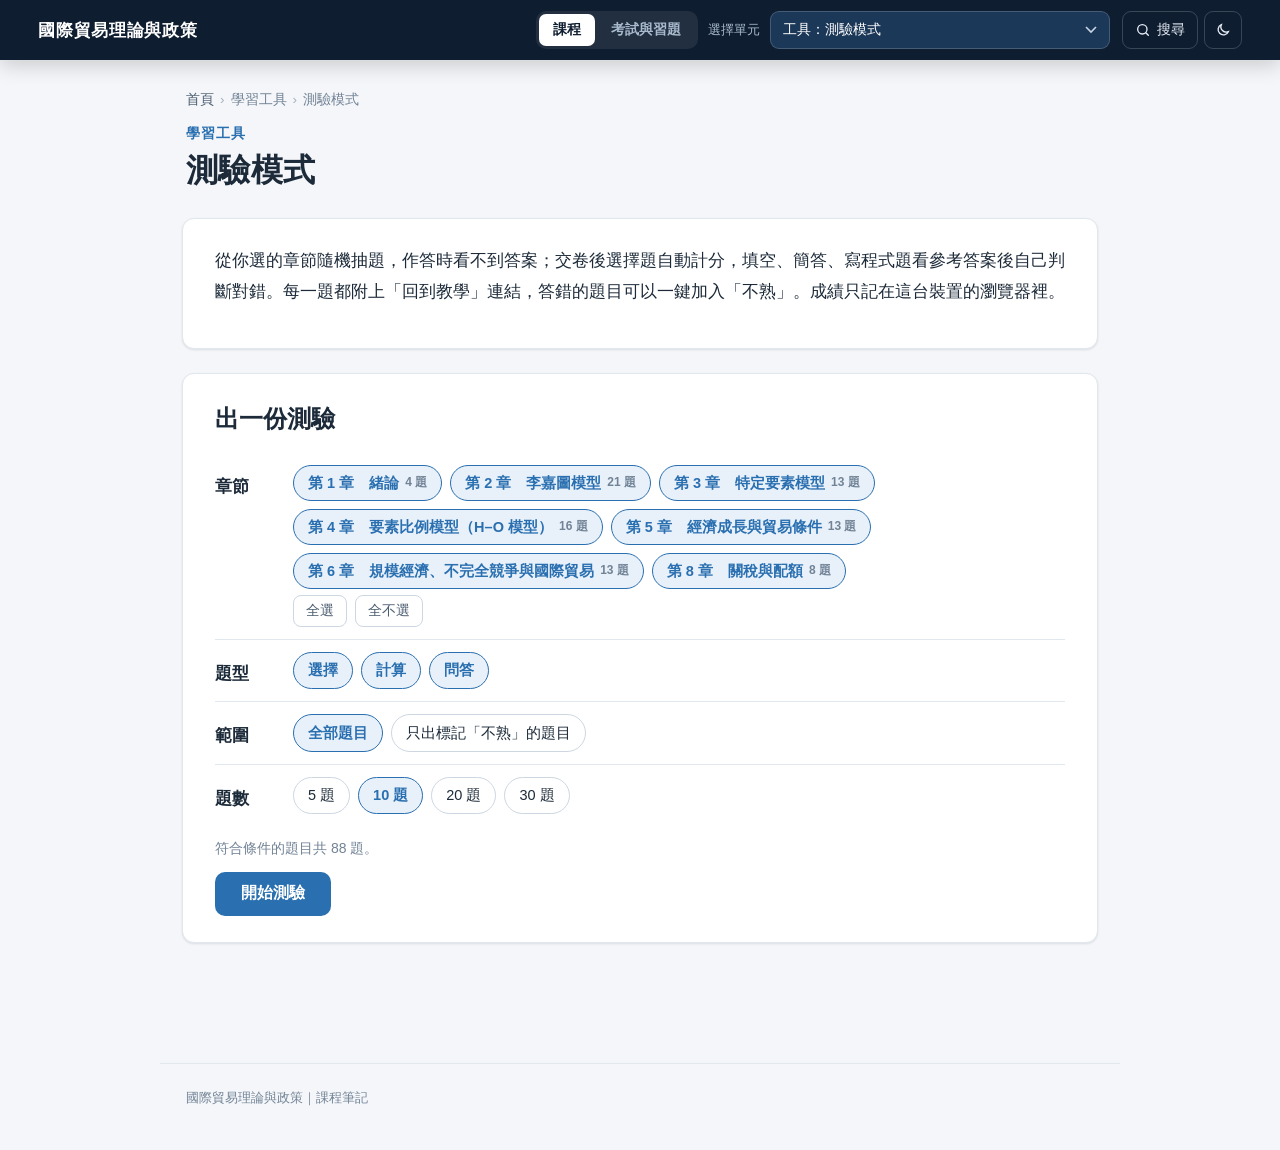
<file: exam.html>
<!doctype html>
<html lang="zh-Hant"><head><meta charset="utf-8"><meta name="viewport" content="width=device-width,initial-scale=1">
<title>學習工具 測驗模式｜國際貿易理論與政策</title>
<meta name="color-scheme" content="light dark">
<script>try{var t=localStorage.getItem('notes:theme')||(window.matchMedia&&matchMedia('(prefers-color-scheme: dark)').matches?'dark':'light');document.documentElement.setAttribute('data-theme',t)}catch(e){}</script>
<link rel="stylesheet" href="assets/katex/katex.min.css">
<link rel="stylesheet" href="assets/style.css?v=524bd23a">
<script defer src="assets/widgets.js?v=26da7ea5"></script>
</head><body data-page="exam" data-mode="course" data-course="trade" data-key="trade">
<a class="skip" href="#main">跳到主要內容</a>
<header class="topbar"><a class="brand" href="index.html" aria-label="國際貿易理論與政策｜課程筆記首頁"><span>國際貿易理論與政策</span><span class="sub">｜課程筆記</span></a>
<div class="pickers"><nav class="mode" aria-label="切換課程或考試與習題"><a href="ch01.html" data-mode="course" class=on>課程</a><a href="hw1.html" data-mode="hw">考試與習題</a></nav><label for="unitSelect">選擇單元</label><select id="unitSelect" aria-label="選擇單元"><option value="index.html">首頁：課程介紹與使用說明</option><option value="exam.html" selected>工具：測驗模式</option><option value="notes.html">工具：我的重點與筆記</option><option value="ch01.html">第 1 章　緒論</option><option value="ch02.html">第 2 章　李嘉圖模型</option><option value="ch03.html">第 3 章　特定要素模型</option><option value="ch04.html">第 4 章　要素比例模型（H–O 模型）</option><option value="ch05.html">第 5 章　經濟成長與貿易條件</option><option value="ch06.html">第 6 章　規模經濟、不完全競爭與國際貿易</option><option value="ch08.html">第 8 章　關稅與配額</option></select></div></header>
<main class="wrap" id="main"><nav class="crumbs" aria-label="目前位置"><a href="index.html">首頁</a><span class="sep">›</span><span>學習工具</span><span class="sep">›</span><span>測驗模式</span></nav><header class="ch-head"><p class=eyebrow>學習工具</p><h1>測驗模式</h1></header>
<div class="tool-intro ch-intro"><p>從你選的章節隨機抽題，作答時看不到答案；交卷後選擇題自動計分，填空、簡答、寫程式題看參考答案後自己判斷對錯。每一題都附上「回到教學」連結，答錯的題目可以一鍵加入「不熟」。成績只記在這台裝置的瀏覽器裡。</p></div><div id="exam-app" class="exam"></div><script src="assets/questions.js"></script><script src="assets/tools.js" defer></script>
</main>
<footer class="site-foot"><span>國際貿易理論與政策｜課程筆記</span></footer>
<script src="assets/katex/katex.min.js"></script><script src="assets/katex/auto-render.min.js"></script>
<script src="assets/search.js?v=075a6017"></script>
<script src="assets/glossary.js?v=b64acd96"></script>
<script src="assets/site.js?v=e33d114f"></script>
</body></html>
</file>
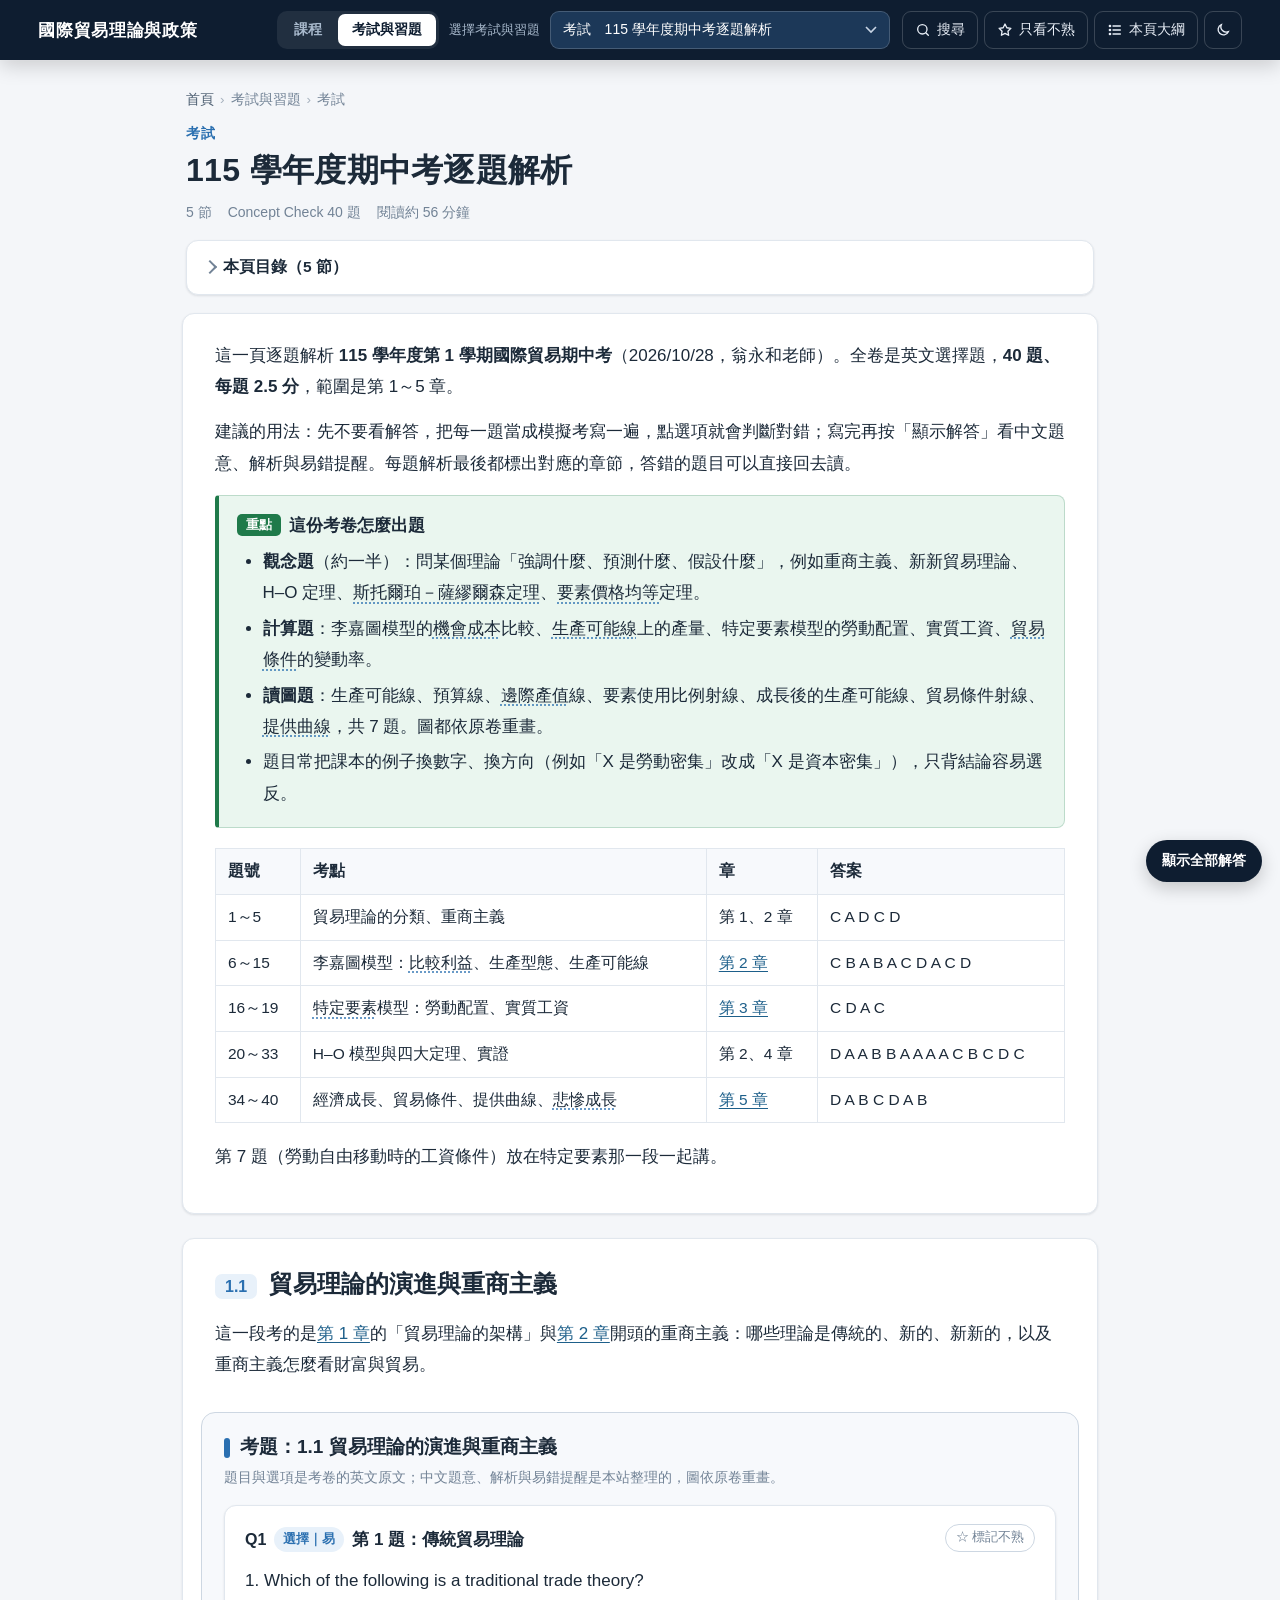
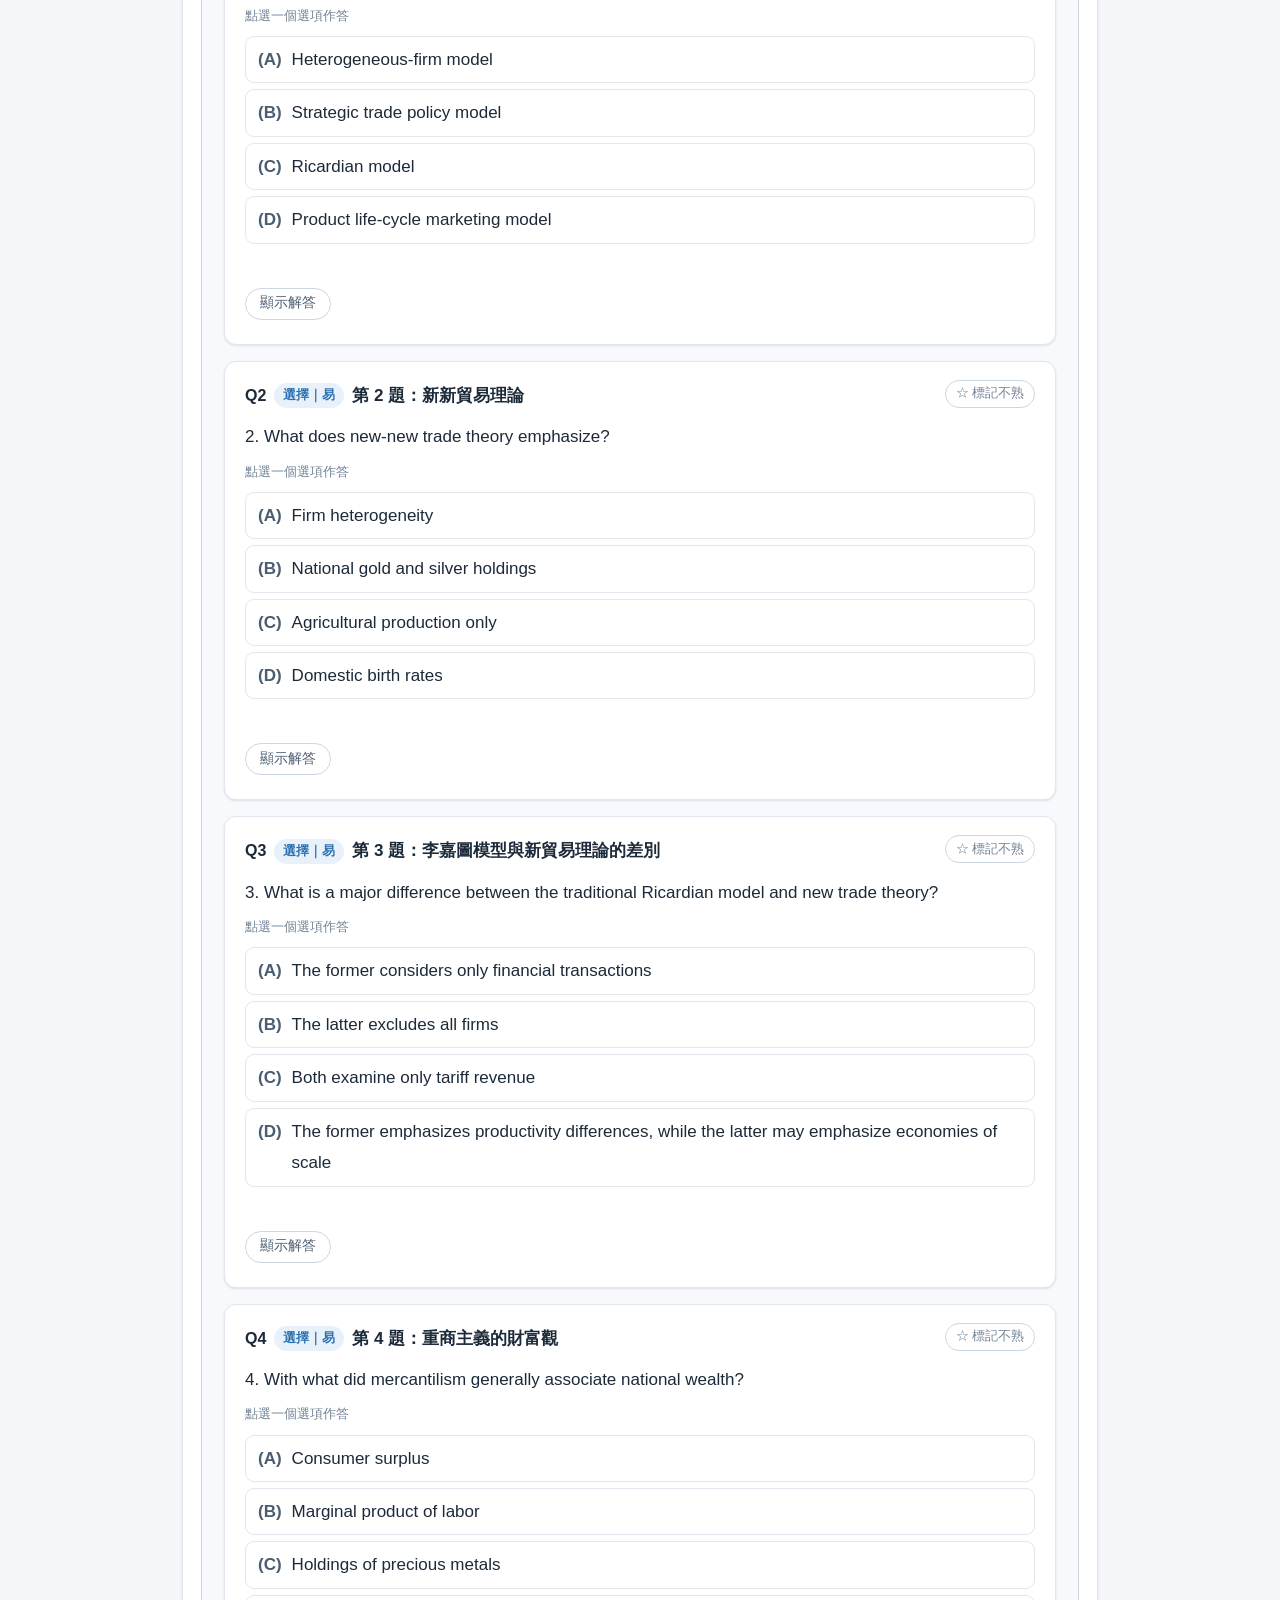
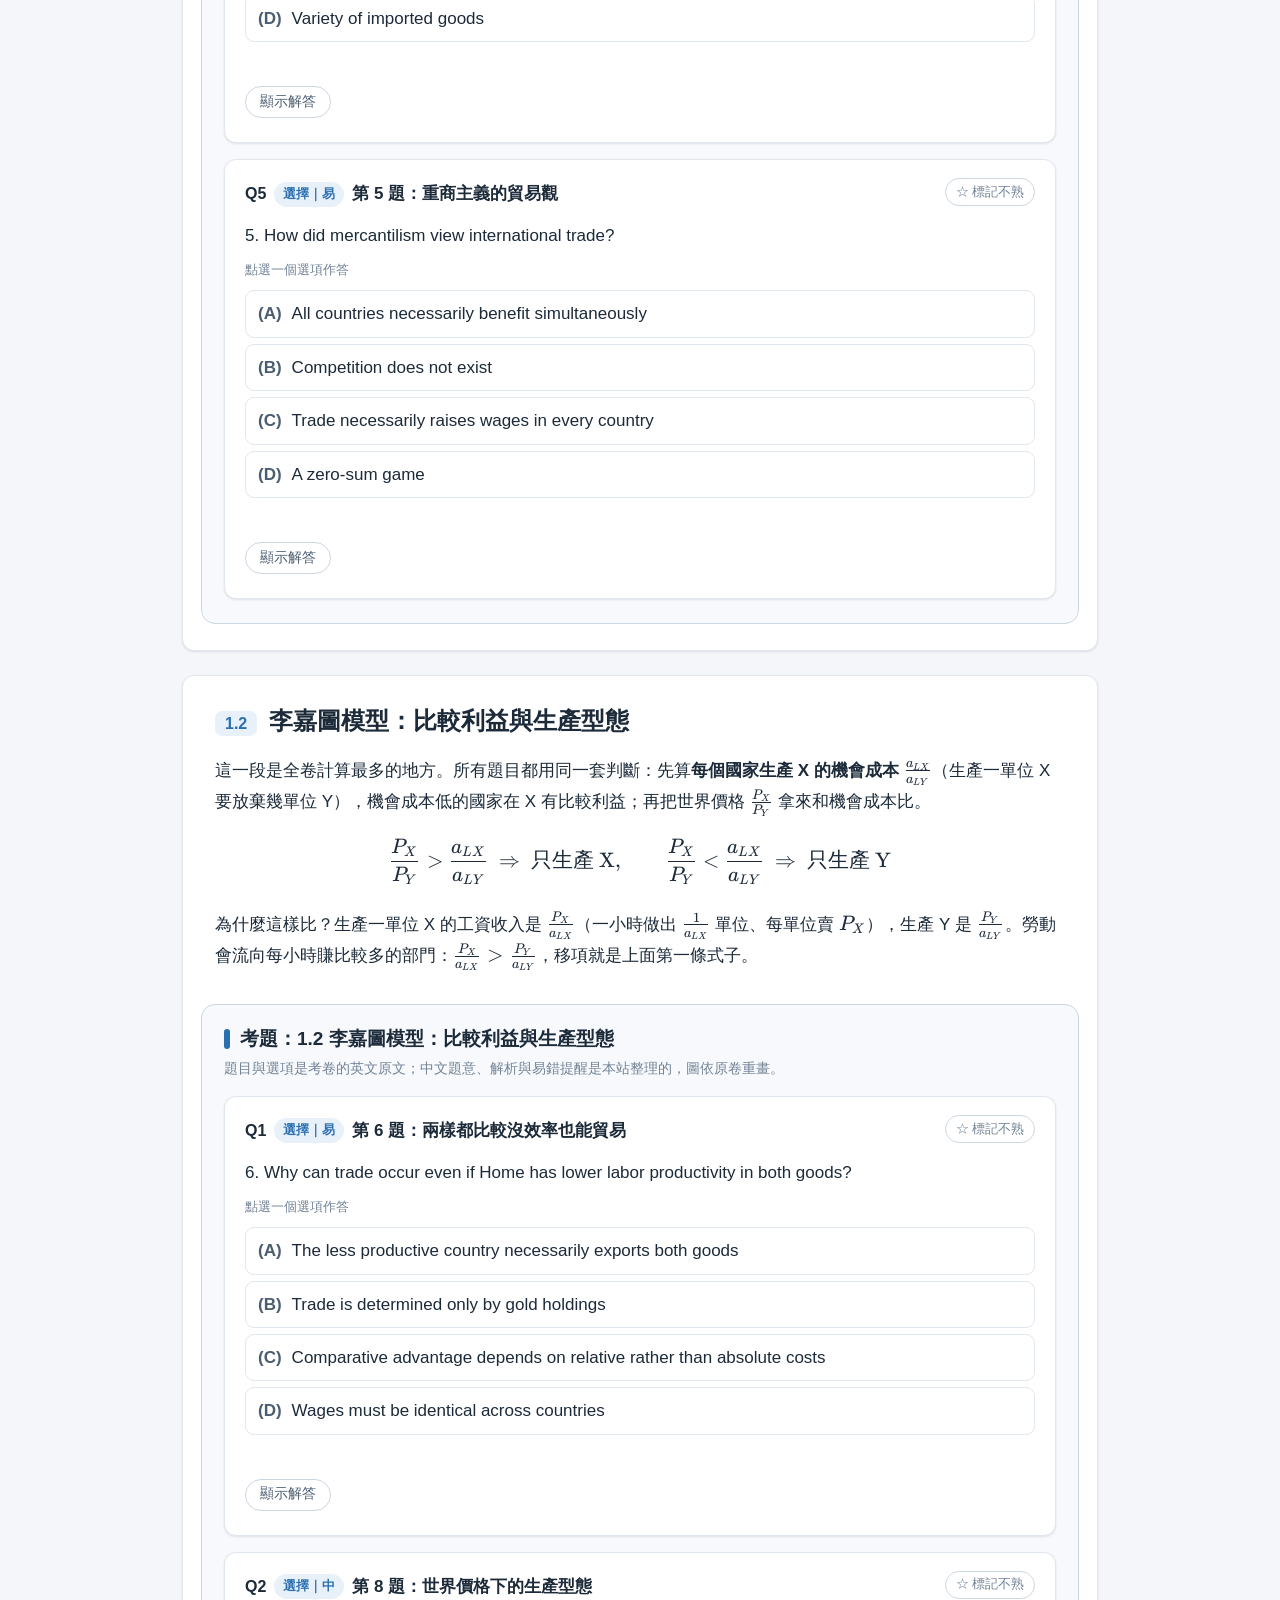
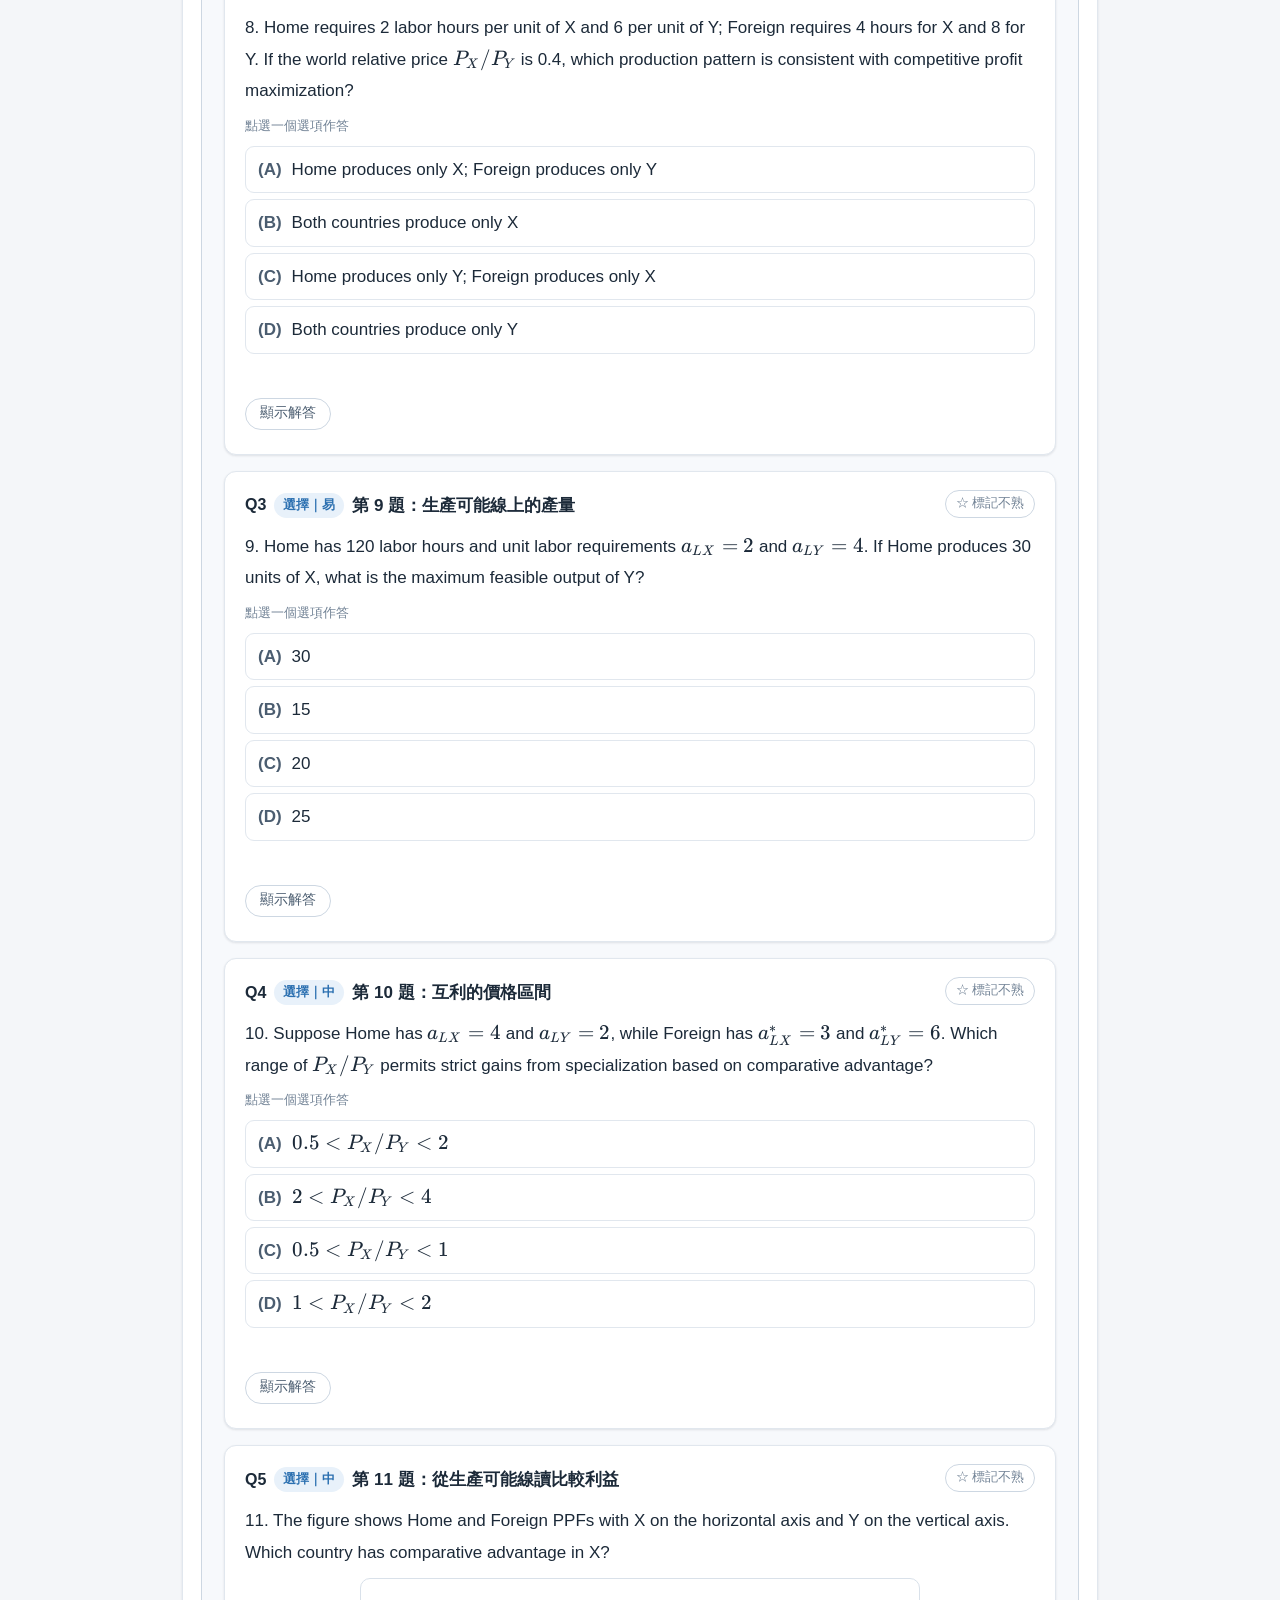
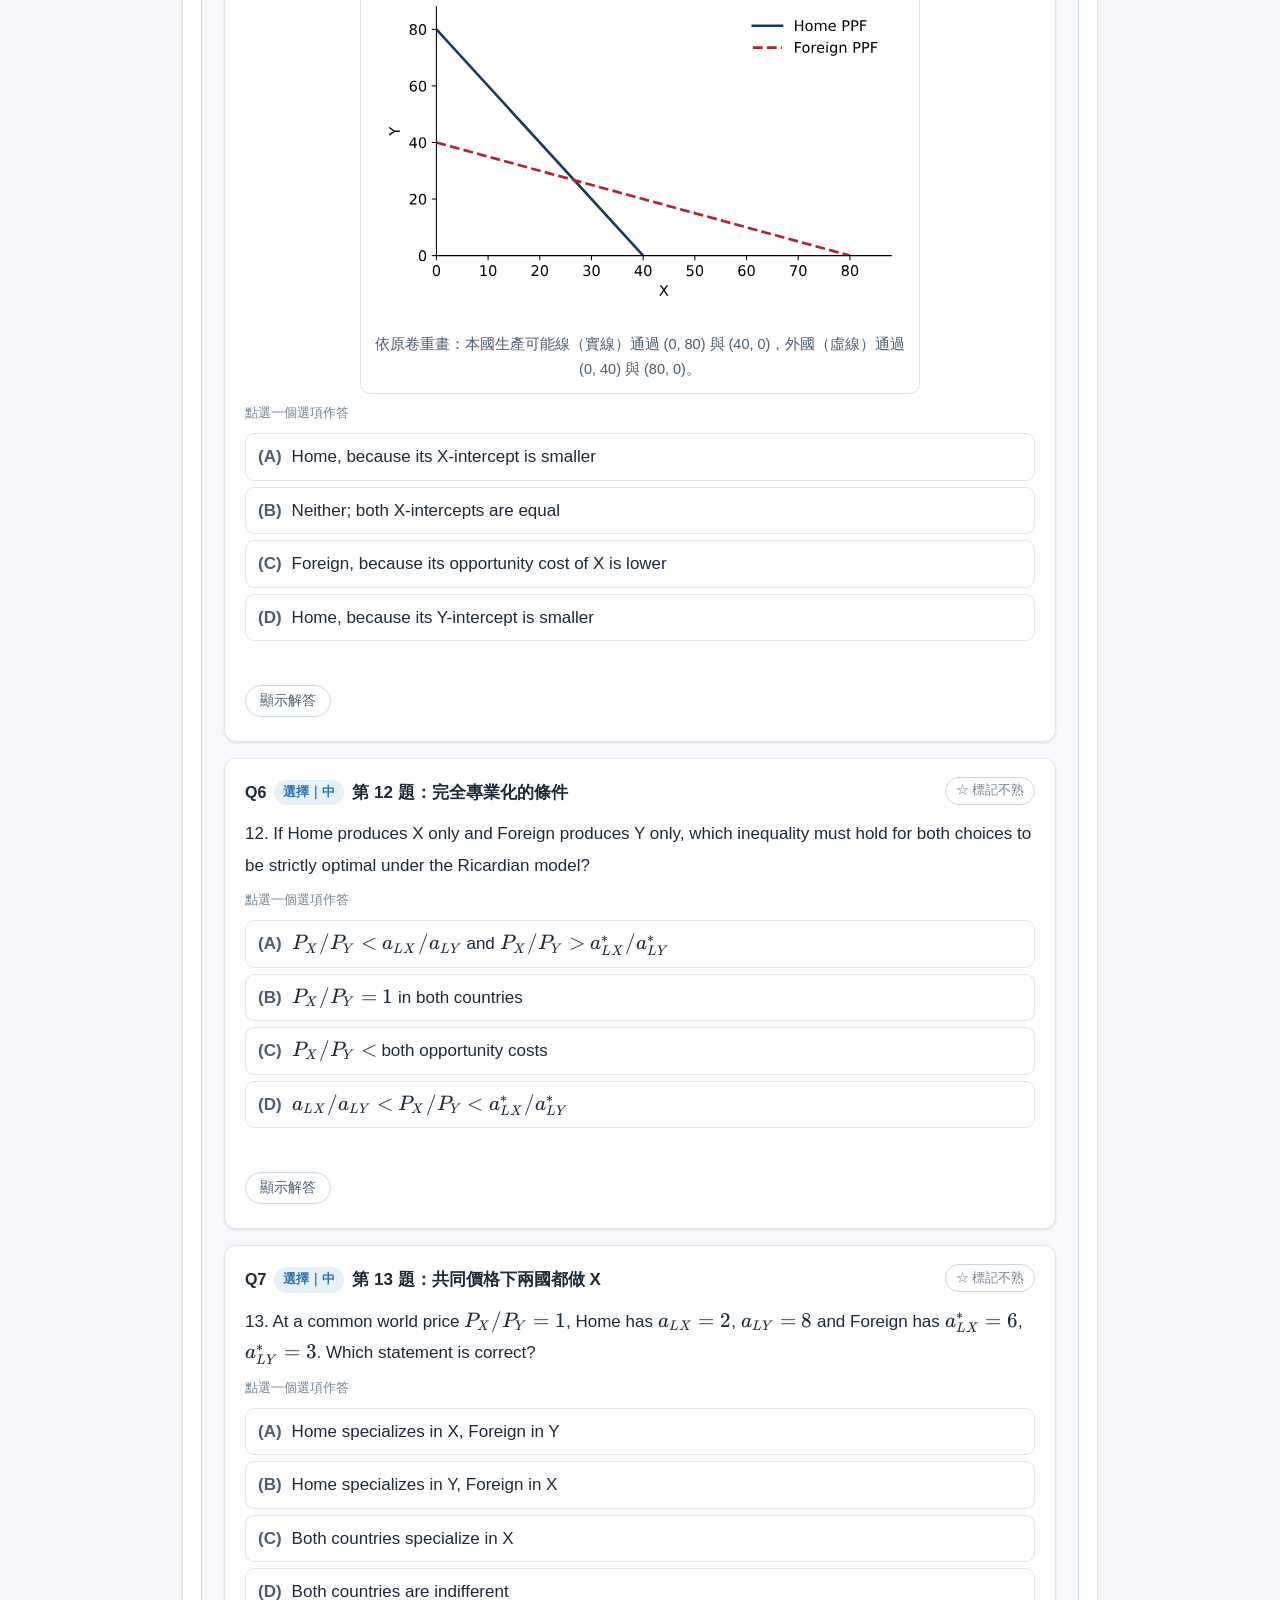
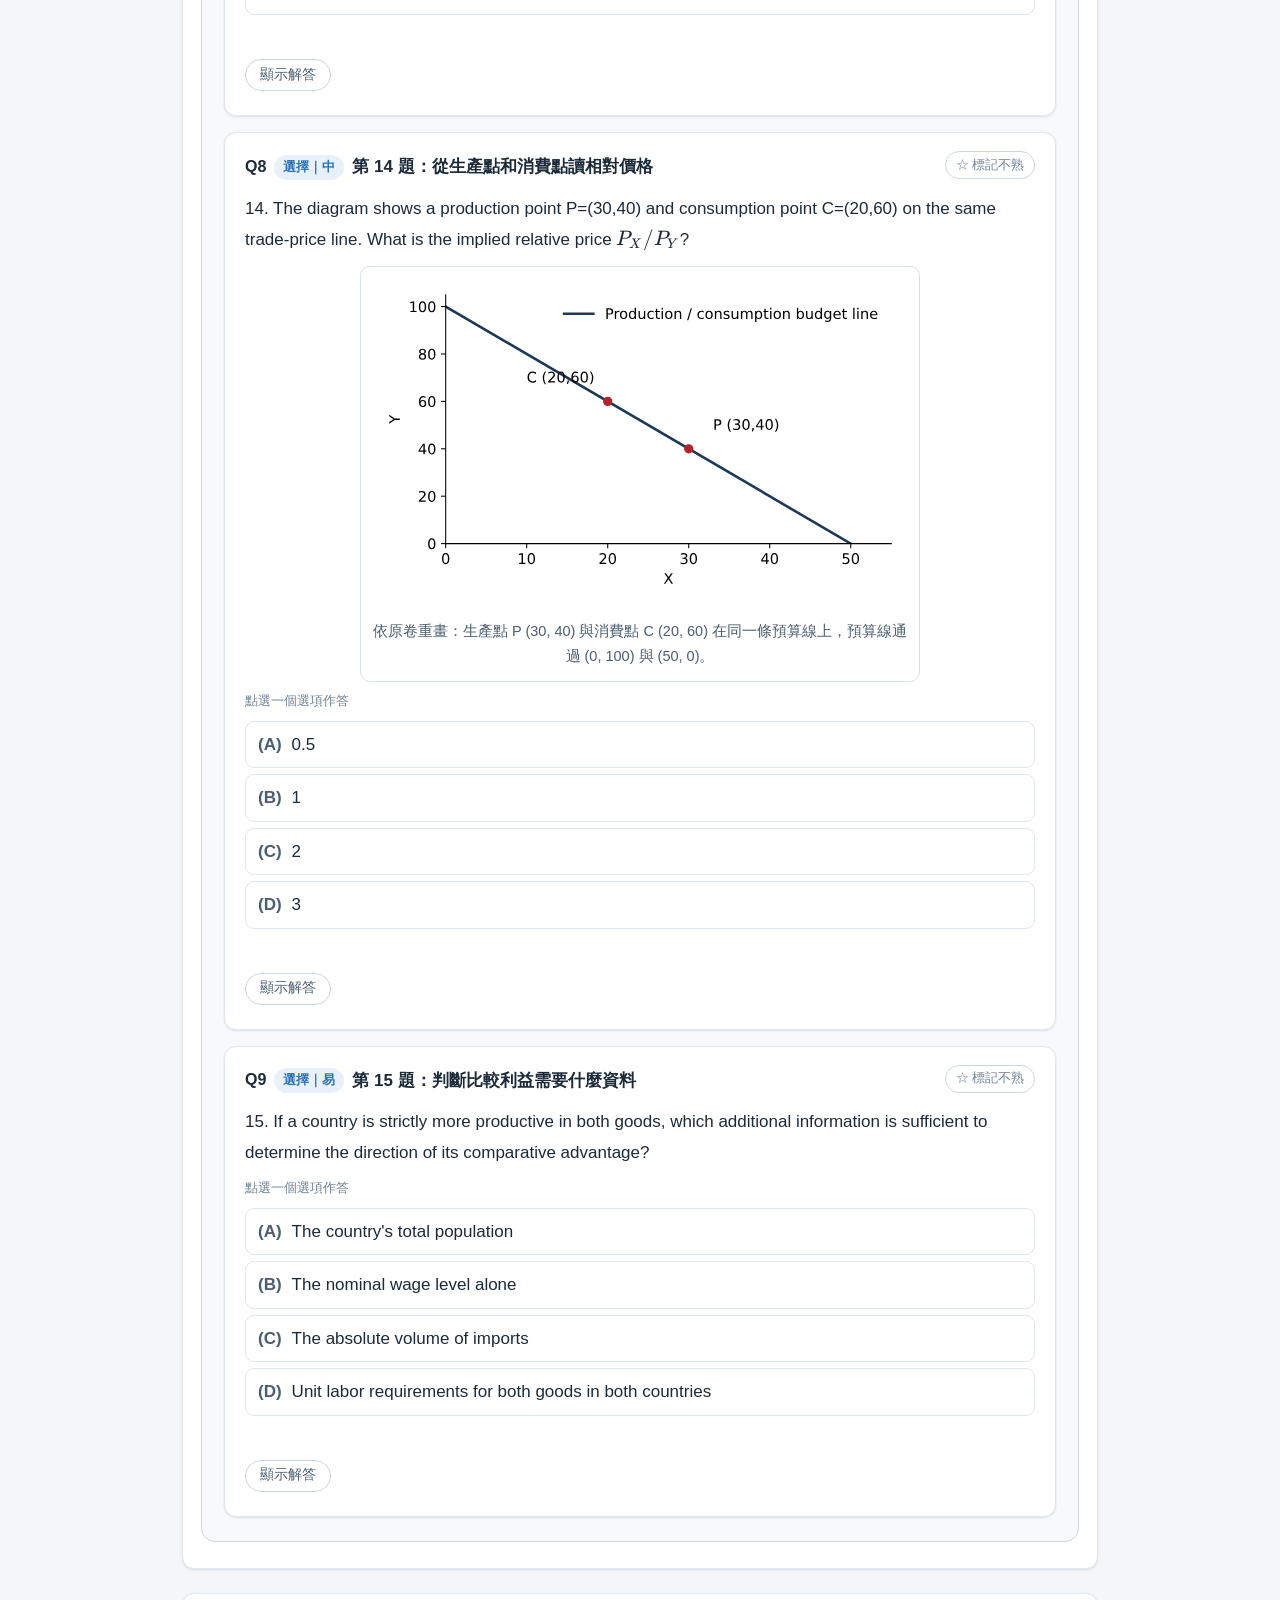
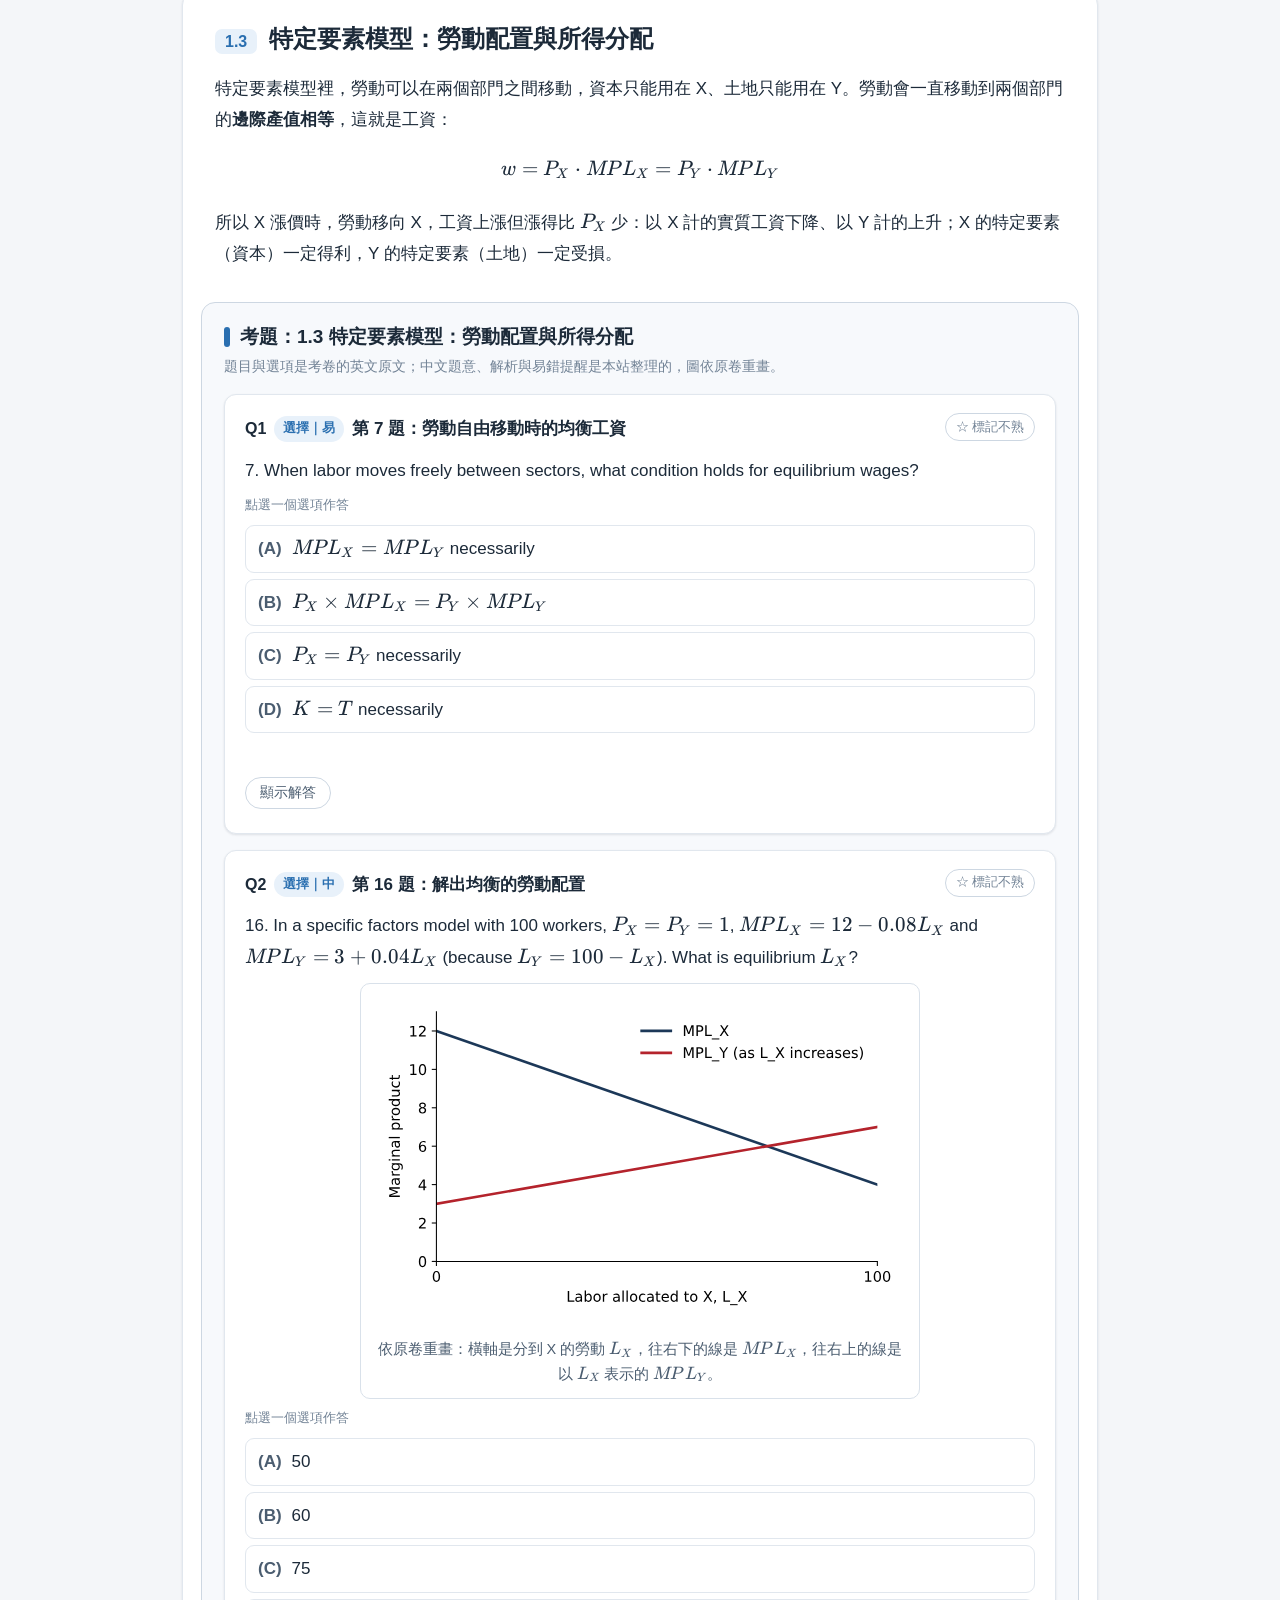
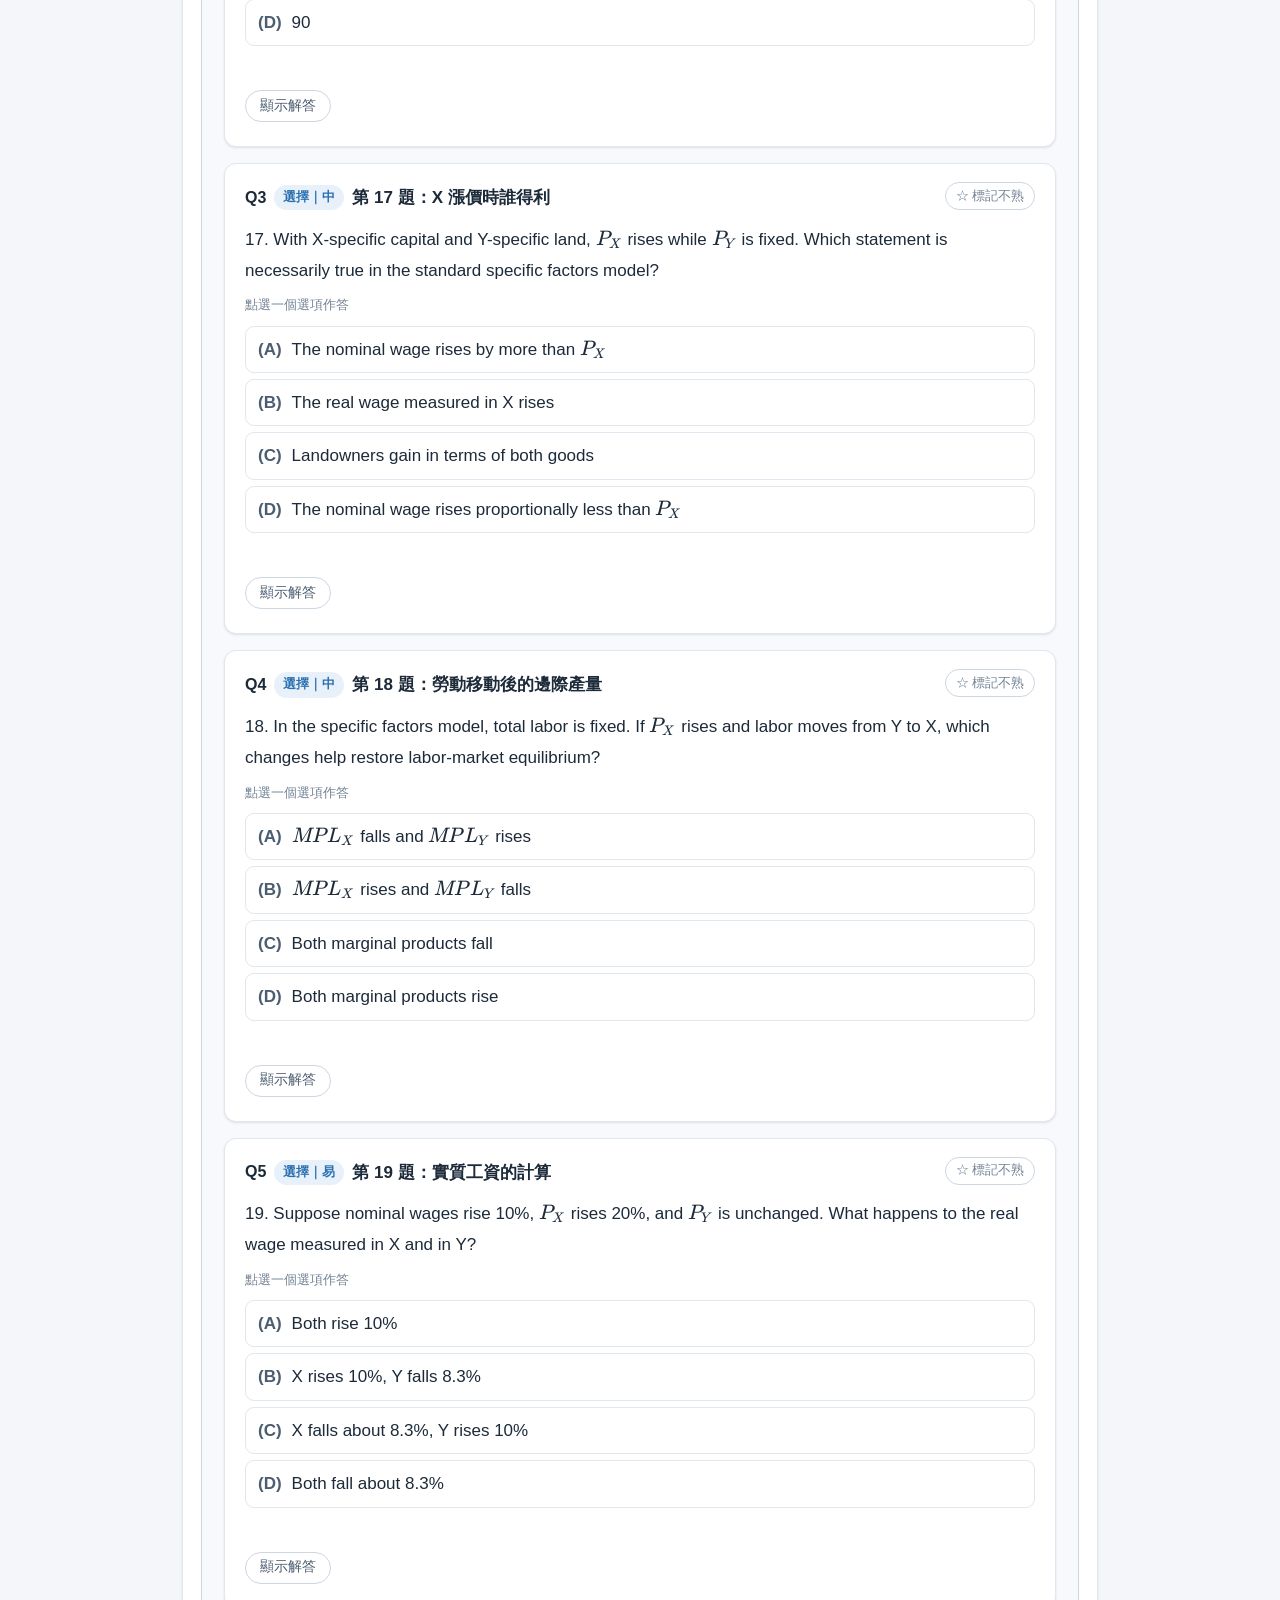
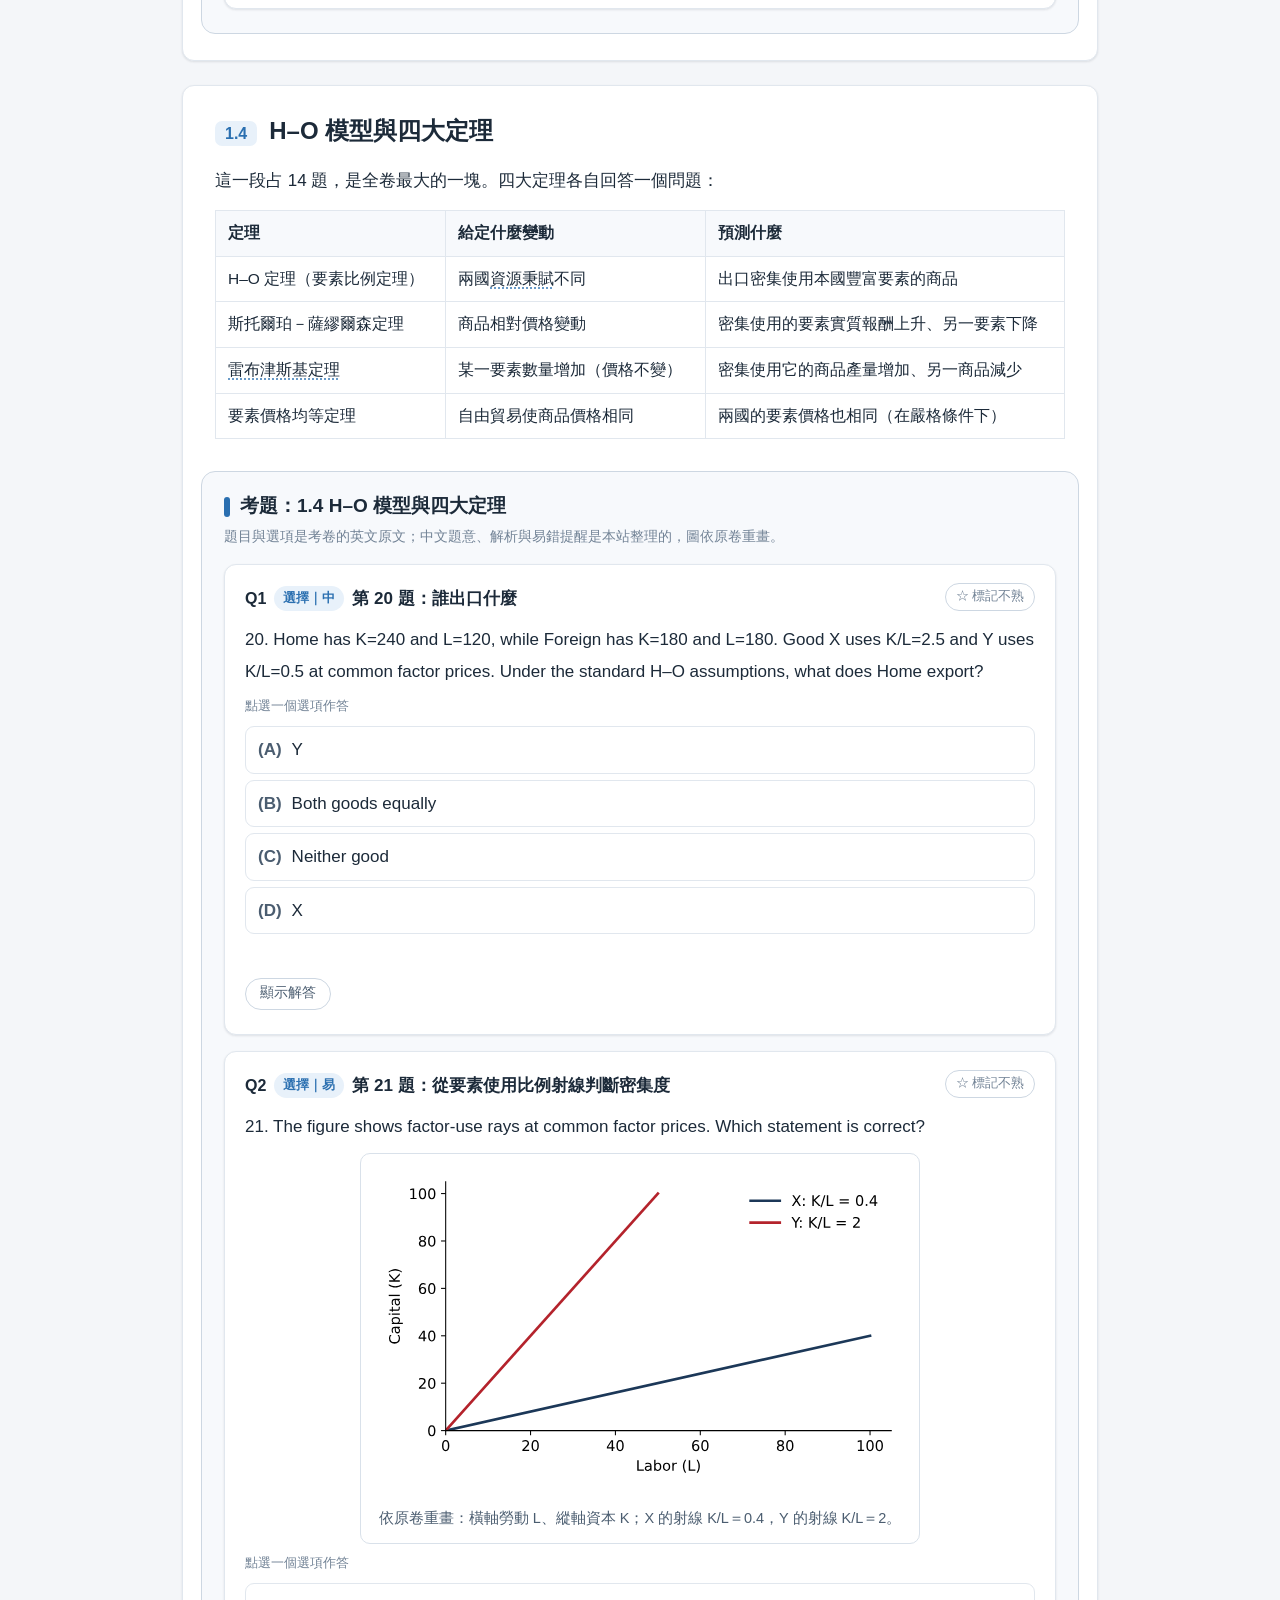
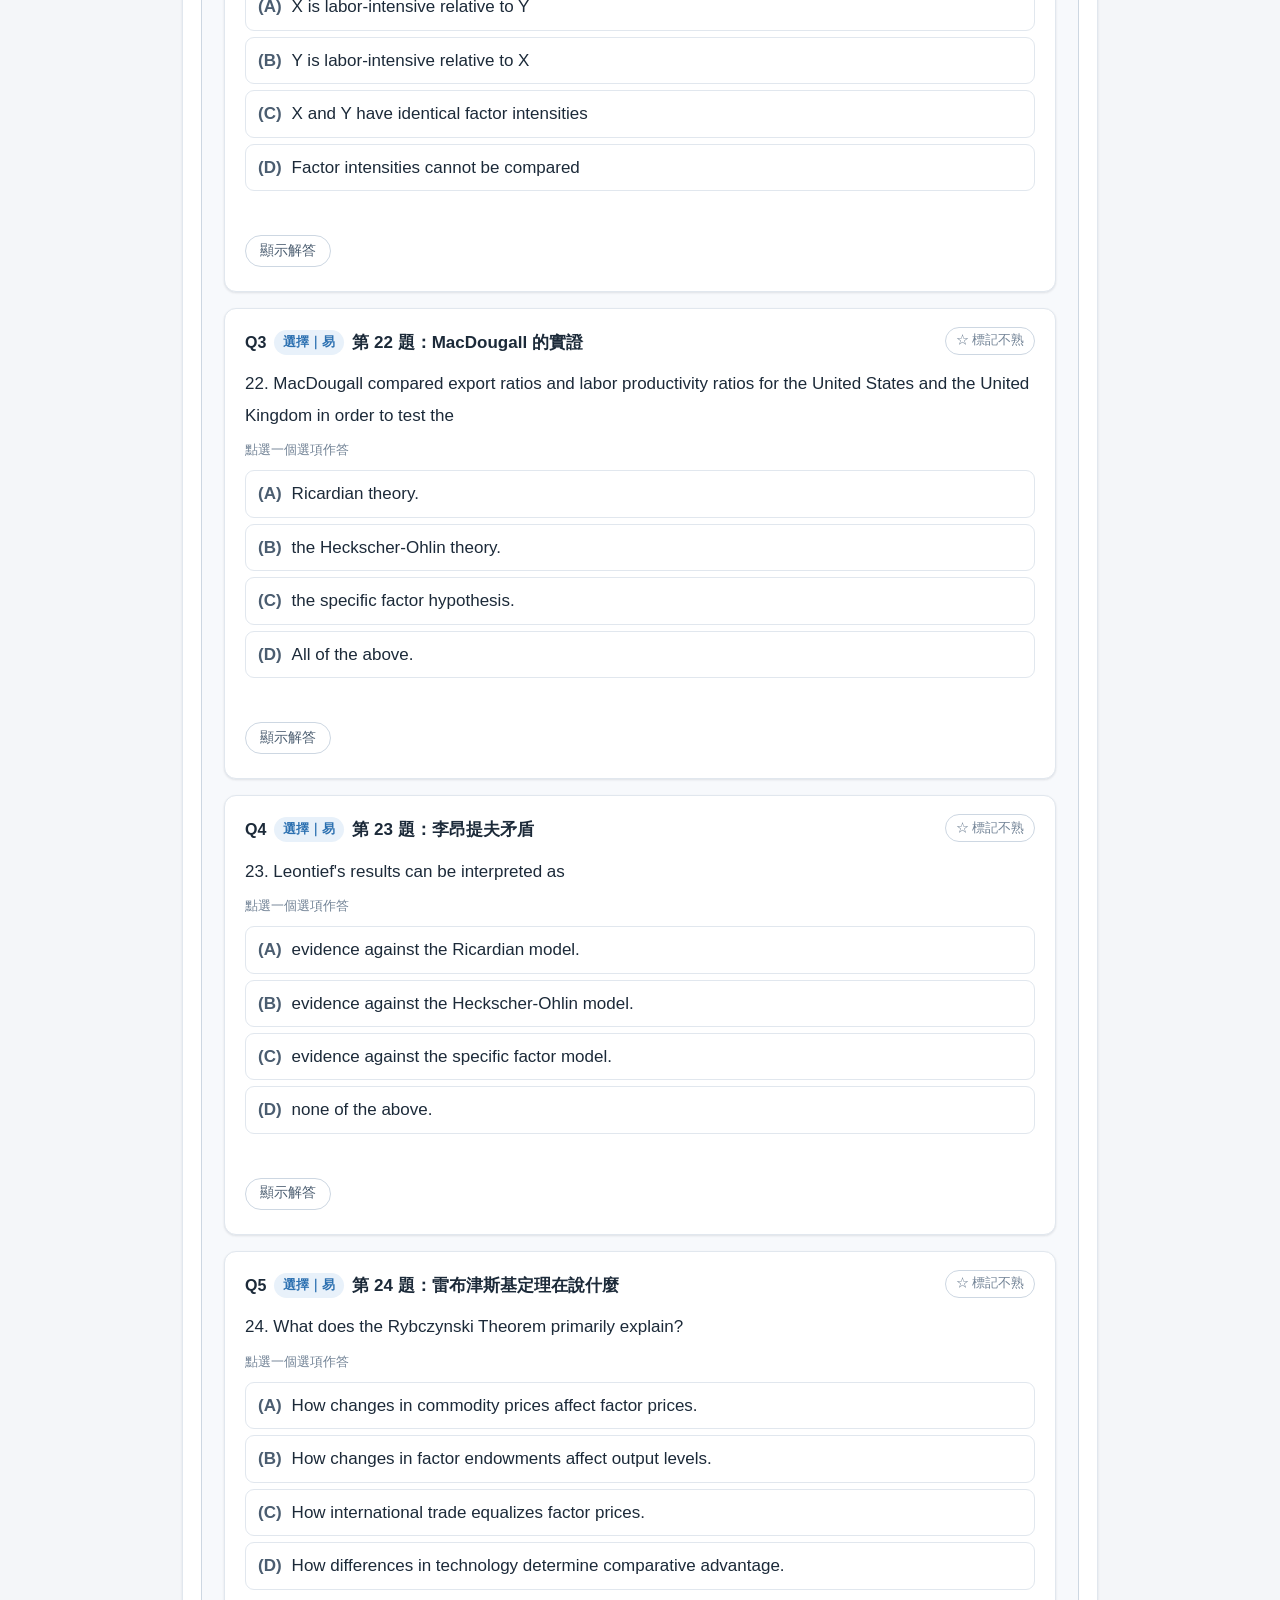
<file: hw1.html>
<!doctype html>
<html lang="zh-Hant"><head><meta charset="utf-8"><meta name="viewport" content="width=device-width,initial-scale=1">
<title>考試 115 學年度期中考逐題解析｜國際貿易理論與政策</title>
<meta name="color-scheme" content="light dark">
<script>try{var t=localStorage.getItem('notes:theme')||(window.matchMedia&&matchMedia('(prefers-color-scheme: dark)').matches?'dark':'light');document.documentElement.setAttribute('data-theme',t)}catch(e){}</script>
<link rel="stylesheet" href="assets/katex/katex.min.css">
<link rel="stylesheet" href="assets/style.css?v=524bd23a">
<script defer src="assets/widgets.js?v=26da7ea5"></script>
</head><body data-page="hw1" data-mode="hw" data-course="trade" data-key="trade">
<a class="skip" href="#main">跳到主要內容</a>
<header class="topbar"><a class="brand" href="index.html" aria-label="國際貿易理論與政策｜課程筆記首頁"><span>國際貿易理論與政策</span><span class="sub">｜課程筆記</span></a>
<div class="pickers"><nav class="mode" aria-label="切換課程或考試與習題"><a href="ch01.html" data-mode="course">課程</a><a href="hw1.html" data-mode="hw" class=on>考試與習題</a></nav><label for="unitSelect">選擇考試與習題</label><select id="unitSelect" aria-label="選擇考試與習題"><option value="hw1.html" selected>考試　115 學年度期中考逐題解析</option><option value="hw2.html">習題　課本章末習題解答</option></select></div></header>
<main class="wrap" id="main"><nav class="crumbs" aria-label="目前位置"><a href="index.html">首頁</a><span class="sep">›</span><span>考試與習題</span><span class="sep">›</span><span>考試</span></nav><header class="ch-head"><p class=eyebrow>考試</p><h1>115 學年度期中考逐題解析</h1><p class="ch-meta"><span>5 節</span><span>Concept Check 40 題</span><span>閱讀約 56 分鐘</span></p><details class="ch-toc"><summary>本頁目錄（5 節）</summary><ol><li><a href="#s1-1"><span>1.1</span>貿易理論的演進與重商主義</a></li><li><a href="#s1-2"><span>1.2</span>李嘉圖模型：比較利益與生產型態</a></li><li><a href="#s1-3"><span>1.3</span>特定要素模型：勞動配置與所得分配</a></li><li><a href="#s1-4"><span>1.4</span>H–O 模型與四大定理</a></li><li><a href="#s1-5"><span>1.5</span>經濟成長、貿易條件與提供曲線</a></li></ol></details></header>
<div class="ch-intro"><p>這一頁逐題解析 <strong>115 學年度第 1 學期國際貿易期中考</strong>（2026/10/28，翁永和老師）。全卷是英文選擇題，<strong>40 題、每題 2.5 分</strong>，範圍是第 1～5 章。</p>
<p>建議的用法：先不要看解答，把每一題當成模擬考寫一遍，點選項就會判斷對錯；寫完再按「顯示解答」看中文題意、解析與易錯提醒。每題解析最後都標出對應的章節，答錯的題目可以直接回去讀。</p>
<div class="box key"><span class="tag">重點</span><strong class="bt">這份考卷怎麼出題</strong><ul>
<li><strong>觀念題</strong>（約一半）：問某個理論「強調什麼、預測什麼、假設什麼」，例如重商主義、新新貿易理論、H–O 定理、<span class="gl" tabindex="0" role="button" data-g="斯托爾珀－薩繆爾森定理">斯托爾珀－薩繆爾森定理</span>、<span class="gl" tabindex="0" role="button" data-g="要素價格均等">要素價格均等</span>定理。</li>
<li><strong>計算題</strong>：李嘉圖模型的<span class="gl" tabindex="0" role="button" data-g="機會成本">機會成本</span>比較、<span class="gl" tabindex="0" role="button" data-g="生產可能線">生產可能線</span>上的產量、特定要素模型的勞動配置、實質工資、<span class="gl" tabindex="0" role="button" data-g="貿易條件">貿易條件</span>的變動率。</li>
<li><strong>讀圖題</strong>：生產可能線、預算線、<span class="gl" tabindex="0" role="button" data-g="邊際產值">邊際產值</span>線、要素使用比例射線、成長後的生產可能線、貿易條件射線、<span class="gl" tabindex="0" role="button" data-g="提供曲線">提供曲線</span>，共 7 題。圖都依原卷重畫。</li>
<li>題目常把課本的例子換數字、換方向（例如「X 是勞動密集」改成「X 是資本密集」），只背結論容易選反。</li>
</ul></div>
<table>
<thead>
<tr>
<th>題號</th>
<th>考點</th>
<th>章</th>
<th>答案</th>
</tr>
</thead>
<tbody>
<tr>
<td>1～5</td>
<td>貿易理論的分類、重商主義</td>
<td>第 1、2 章</td>
<td>C A D C D</td>
</tr>
<tr>
<td>6～15</td>
<td>李嘉圖模型：<span class="gl" tabindex="0" role="button" data-g="比較利益">比較利益</span>、生產型態、生產可能線</td>
<td><a class="xref" href="ch02.html">第 2 章</a></td>
<td>C B A B A C D A C D</td>
</tr>
<tr>
<td>16～19</td>
<td><span class="gl" tabindex="0" role="button" data-g="特定要素">特定要素</span>模型：勞動配置、實質工資</td>
<td><a class="xref" href="ch03.html">第 3 章</a></td>
<td>C D A C</td>
</tr>
<tr>
<td>20～33</td>
<td>H–O 模型與四大定理、實證</td>
<td>第 2、4 章</td>
<td>D A A B B A A A A C B C D C</td>
</tr>
<tr>
<td>34～40</td>
<td>經濟成長、貿易條件、提供曲線、<span class="gl" tabindex="0" role="button" data-g="悲慘成長">悲慘成長</span></td>
<td><a class="xref" href="ch05.html">第 5 章</a></td>
<td>D A B C D A B</td>
</tr>
</tbody>
</table>
<p>第 7 題（勞動自由移動時的工資條件）放在特定要素那一段一起講。</p></div><section class="sec" id="s1-1" data-label="1.1 貿易理論的演進與重商主義"><h2><span class="num">1.1</span>貿易理論的演進與重商主義</h2><p>這一段考的是<a class="xref" href="ch01.html">第 1 章</a>的「貿易理論的架構」與<a class="xref" href="ch02.html">第 2 章</a>開頭的重商主義：哪些理論是傳統的、新的、新新的，以及重商主義怎麼看財富與貿易。</p><section class="cc" id="cc-s1-1"><h3 class="cc-h">考題：1.1 貿易理論的演進與重商主義</h3><p class="cc-note">題目與選項是考卷的英文原文；中文題意、解析與易錯提醒是本站整理的，圖依原卷重畫。</p><article class="q" id="q-s1-1-1" data-key="C" data-label="1.1 貿易理論的演進與重商主義 Q1"><div class="q-meta"><h4><a href="#q-s1-1-1">Q1</a></h4><span class="q-kind">選擇｜易</span><span class="q-title">第 1 題：傳統貿易理論</span></div><div class="q-text"><p>1. Which of the following is a traditional trade theory?</p></div><ol class="opts"><li data-k="A"><b>(A)</b><span>Heterogeneous-firm model</span></li><li data-k="B"><b>(B)</b><span>Strategic trade policy model</span></li><li data-k="C"><b>(C)</b><span>Ricardian model</span></li><li data-k="D"><b>(D)</b><span>Product life-cycle marketing model</span></li></ol><button class="toggle" type="button" aria-expanded="false">顯示解答</button><div class="sol" hidden><div class="zh"><p class="sh">中文題意</p><p>下列哪一個是傳統貿易理論？(A) 異質廠商模型　(B) 策略性貿易政策模型　(C) 李嘉圖模型　(D) 產品生命週期行銷模型</p></div><div class="ans"><strong>答案 (C)</strong><p>Ricardian model</p></div><div class="why"><p class="sh">解析</p><p><a class="xref" href="ch01.html">第 1 章</a>的貿易理論架構：<strong>傳統貿易理論</strong>以完全競爭、固定規模報酬為前提，用國家之間的差異解釋貿易，包括李嘉圖模型（技術差異）、特定要素模型、H–O 模型（資源秉賦差異）。<strong>新貿易理論</strong>加入規模經濟與不完全競爭；<strong>新新貿易理論</strong>再把「同一產業裡的廠商不一樣」放進來。</p>
<ul>
<li>(A) 錯。異質廠商模型是新新貿易理論。</li>
<li>(B) 錯。策略性貿易政策是不完全競爭下的政策分析，屬於新貿易理論之後的發展。</li>
<li>(C) 正確。李嘉圖模型是古典的傳統貿易理論。</li>
<li>(D) 錯。產品生命週期理論解釋產品在不同國家之間的生產移轉，不屬於傳統的比較利益模型。</li>
</ul>
<p>即：傳統理論問「國家哪裡不同」，新理論問「規模與市場結構」，新新理論問「廠商哪裡不同」。</p>
<p>對應：<a href="ch01.html#s1-3">1.3 節</a>。</p></div><div class="tip"><p class="sh">易錯提醒</p><ul>
<li>「傳統」指的是完全競爭、固定規模報酬的模型，不是指年代最早的就一定是傳統理論的重點；看到 firm（廠商）、strategic（策略）、scale（規模）通常就是新的理論。</li>
</ul></div></div></article><article class="q" id="q-s1-1-2" data-key="A" data-label="1.1 貿易理論的演進與重商主義 Q2"><div class="q-meta"><h4><a href="#q-s1-1-2">Q2</a></h4><span class="q-kind">選擇｜易</span><span class="q-title">第 2 題：新新貿易理論</span></div><div class="q-text"><p>2. What does new-new trade theory emphasize?</p></div><ol class="opts"><li data-k="A"><b>(A)</b><span>Firm heterogeneity</span></li><li data-k="B"><b>(B)</b><span>National gold and silver holdings</span></li><li data-k="C"><b>(C)</b><span>Agricultural production only</span></li><li data-k="D"><b>(D)</b><span>Domestic birth rates</span></li></ol><button class="toggle" type="button" aria-expanded="false">顯示解答</button><div class="sol" hidden><div class="zh"><p class="sh">中文題意</p><p>新新貿易理論強調什麼？(A) 廠商的異質性　(B) 國家持有的金銀　(C) 只有農業生產　(D) 國內出生率</p></div><div class="ans"><strong>答案 (A)</strong><p>Firm heterogeneity</p></div><div class="why"><p class="sh">解析</p><p>新新貿易理論（new-new trade theory）把分析單位從國家、產業再往下拉到<strong>廠商</strong>：同一產業裡，生產力高的廠商才付得起出口的固定成本，所以只有一部分廠商出口。這就是廠商的異質性（firm heterogeneity）。</p>
<ul>
<li>(A) 正確。</li>
<li>(B) 錯。金銀是重商主義衡量財富的方式。</li>
<li>(C) 錯。和農業無關。</li>
<li>(D) 錯。出生率不是貿易理論的核心變數。</li>
</ul>
<p>即：新新貿易理論問的是「為什麼同一個產業裡，只有某些廠商在出口」。</p>
<p>對應：<a href="ch01.html#s1-3">1.3 節</a>。</p></div><div class="tip"><p class="sh">易錯提醒</p><ul>
<li>新貿易理論強調規模經濟與產品差異化，新新貿易理論強調廠商異質性，兩者不要混。</li>
</ul></div></div></article><article class="q" id="q-s1-1-3" data-key="D" data-label="1.1 貿易理論的演進與重商主義 Q3"><div class="q-meta"><h4><a href="#q-s1-1-3">Q3</a></h4><span class="q-kind">選擇｜易</span><span class="q-title">第 3 題：李嘉圖模型與新貿易理論的差別</span></div><div class="q-text"><p>3. What is a major difference between the traditional Ricardian model and new trade theory?</p></div><ol class="opts"><li data-k="A"><b>(A)</b><span>The former considers only financial transactions</span></li><li data-k="B"><b>(B)</b><span>The latter excludes all firms</span></li><li data-k="C"><b>(C)</b><span>Both examine only tariff revenue</span></li><li data-k="D"><b>(D)</b><span>The former emphasizes productivity differences, while the latter may emphasize economies of scale</span></li></ol><button class="toggle" type="button" aria-expanded="false">顯示解答</button><div class="sol" hidden><div class="zh"><p class="sh">中文題意</p><p>傳統的李嘉圖模型和新貿易理論最主要的差別是什麼？(D) 前者強調生產力差異，後者可能強調規模經濟。</p></div><div class="ans"><strong>答案 (D)</strong><p>The former emphasizes productivity differences, while the latter may emphasize economies of scale</p></div><div class="why"><p class="sh">解析</p><p>李嘉圖模型的貿易原因是兩國的<strong>勞動生產力（技術）不同</strong>，形成比較利益；它假設固定規模報酬與完全競爭。新貿易理論說明：即使兩國完全相同，只要有<strong>規模經濟</strong>，各國專精生產部分產品、把量做大，平均成本就會下降，仍然有貿易的好處。老師在<a class="xref" href="ch01.html">第 1 章</a>用晶圓廠說明：蓋一座廠要先付龐大的固定成本，產量越大、每片分攤越少，所以要靠出口擴大市場。</p>
<ul>
<li>(A) 錯。李嘉圖模型談的是商品貿易，不是金融交易。</li>
<li>(B) 錯。新貿易理論正是以廠商行為為核心。</li>
<li>(C) 錯。兩者都不是只看關稅收入。</li>
<li>(D) 正確。</li>
</ul>
<p>即：李嘉圖說「因為不同所以交易」，新貿易理論說「就算一樣，做大也划算」。</p>
<p>對應：<a href="ch01.html#s1-3">1.3 節</a>、<a href="ch02.html#s2-9">2.9 節</a>。</p></div><div class="tip"><p class="sh">易錯提醒</p><ul>
<li>選項 (D) 用的是 may emphasize（可能強調），因為新貿易理論還包括產品差異化與不完全競爭，不只規模經濟。</li>
</ul></div></div></article><article class="q" id="q-s1-1-4" data-key="C" data-label="1.1 貿易理論的演進與重商主義 Q4"><div class="q-meta"><h4><a href="#q-s1-1-4">Q4</a></h4><span class="q-kind">選擇｜易</span><span class="q-title">第 4 題：重商主義的財富觀</span></div><div class="q-text"><p>4. With what did mercantilism generally associate national wealth?</p></div><ol class="opts"><li data-k="A"><b>(A)</b><span>Consumer surplus</span></li><li data-k="B"><b>(B)</b><span>Marginal product of labor</span></li><li data-k="C"><b>(C)</b><span>Holdings of precious metals</span></li><li data-k="D"><b>(D)</b><span>Variety of imported goods</span></li></ol><button class="toggle" type="button" aria-expanded="false">顯示解答</button><div class="sol" hidden><div class="zh"><p class="sh">中文題意</p><p>重商主義通常把國家財富和什麼連在一起？(C) 持有的貴金屬。</p></div><div class="ans"><strong>答案 (C)</strong><p>Holdings of precious metals</p></div><div class="why"><p class="sh">解析</p><p>重商主義（mercantilism）認為國家的財富就是持有的<strong>金銀（貴金屬）</strong>，所以主張多出口、少進口，用貿易順差把金銀留在國內。古典學派的挑戰是：財富應該用一國能消費的商品與勞務來衡量，而休姆的物價－金幣流動機制指出，順差帶來的金銀流入會推高國內物價，順差無法長期維持。</p>
<ul>
<li>(A) 錯。消費者剩餘是後來的福利概念。</li>
<li>(B) 錯。邊際產量是生產理論的概念。</li>
<li>(C) 正確。</li>
<li>(D) 錯。重商主義主張限制進口，不會用進口品的多樣性衡量財富。</li>
</ul>
<p>即：重商主義把「國庫裡有多少金銀」當成國家有多富。</p>
<p>對應：<a href="ch02.html#s2-1">2.1 節</a>。</p></div><div class="tip"><p class="sh">易錯提醒</p><ul>
<li>重商主義追求的是貿易<strong>順差</strong>，不是貿易平衡；看到「precious metals」「gold and silver」就是它。</li>
</ul></div></div></article><article class="q" id="q-s1-1-5" data-key="D" data-label="1.1 貿易理論的演進與重商主義 Q5"><div class="q-meta"><h4><a href="#q-s1-1-5">Q5</a></h4><span class="q-kind">選擇｜易</span><span class="q-title">第 5 題：重商主義的貿易觀</span></div><div class="q-text"><p>5. How did mercantilism view international trade?</p></div><ol class="opts"><li data-k="A"><b>(A)</b><span>All countries necessarily benefit simultaneously</span></li><li data-k="B"><b>(B)</b><span>Competition does not exist</span></li><li data-k="C"><b>(C)</b><span>Trade necessarily raises wages in every country</span></li><li data-k="D"><b>(D)</b><span>A zero-sum game</span></li></ol><button class="toggle" type="button" aria-expanded="false">顯示解答</button><div class="sol" hidden><div class="zh"><p class="sh">中文題意</p><p>重商主義怎麼看國際貿易？(D) 零和賽局。</p></div><div class="ans"><strong>答案 (D)</strong><p>A zero-sum game</p></div><div class="why"><p class="sh">解析</p><p>全世界的金銀總量固定，一國用順差多賺到的金銀，就是別國少掉的金銀，所以重商主義把貿易看成<strong>零和賽局</strong>（zero-sum game）：一方得、一方失。亞當斯密與李嘉圖的分工理論則說明，各國依絕對利益或比較利益分工，總產量增加，雙方可以同時得利，貿易是正和的。</p>
<ul>
<li>(A) 錯。這是古典學派的看法，和重商主義相反。</li>
<li>(B) 錯。重商主義很重視國與國之間的競爭。</li>
<li>(C) 錯。重商主義關心的是金銀，不是工資。</li>
<li>(D) 正確。</li>
</ul>
<p>即：財富的總量如果固定，你多我就少，這就是重商主義的零和觀點。</p>
<p>對應：<a href="ch02.html#s2-1">2.1 節</a>。</p></div><div class="tip"><p class="sh">易錯提醒</p><ul>
<li>(A) 是古典學派的結論，題目問的是重商主義，方向剛好相反。</li>
</ul></div></div></article></section></section><section class="sec" id="s1-2" data-label="1.2 李嘉圖模型：比較利益與生產型態"><h2><span class="num">1.2</span>李嘉圖模型：比較利益與生產型態</h2><p>這一段是全卷計算最多的地方。所有題目都用同一套判斷：先算<strong>每個國家生產 X 的機會成本</strong> \(\frac{a_{LX}}{a_{LY}}\)（生產一單位 X 要放棄幾單位 Y），機會成本低的國家在 X 有比較利益；再把世界價格 \(\frac{P_X}{P_Y}\) 拿來和機會成本比。</p>
\[\frac{P_X}{P_Y}&gt;\frac{a_{LX}}{a_{LY}}\ \Rightarrow\ \text{只生產 X},\qquad \frac{P_X}{P_Y}&lt;\frac{a_{LX}}{a_{LY}}\ \Rightarrow\ \text{只生產 Y}\]
<p>為什麼這樣比？生產一單位 X 的工資收入是 \(\frac{P_X}{a_{LX}}\)（一小時做出 \(\frac{1}{a_{LX}}\) 單位、每單位賣 \(P_X\)），生產 Y 是 \(\frac{P_Y}{a_{LY}}\)。勞動會流向每小時賺比較多的部門：\(\frac{P_X}{a_{LX}}&gt;\frac{P_Y}{a_{LY}}\)，移項就是上面第一條式子。</p><section class="cc" id="cc-s1-2"><h3 class="cc-h">考題：1.2 李嘉圖模型：比較利益與生產型態</h3><p class="cc-note">題目與選項是考卷的英文原文；中文題意、解析與易錯提醒是本站整理的，圖依原卷重畫。</p><article class="q" id="q-s1-2-1" data-key="C" data-label="1.2 李嘉圖模型：比較利益與生產型態 Q1"><div class="q-meta"><h4><a href="#q-s1-2-1">Q1</a></h4><span class="q-kind">選擇｜易</span><span class="q-title">第 6 題：兩樣都比較沒效率也能貿易</span></div><div class="q-text"><p>6. Why can trade occur even if Home has lower labor productivity in both goods?</p></div><ol class="opts"><li data-k="A"><b>(A)</b><span>The less productive country necessarily exports both goods</span></li><li data-k="B"><b>(B)</b><span>Trade is determined only by gold holdings</span></li><li data-k="C"><b>(C)</b><span>Comparative advantage depends on relative rather than absolute costs</span></li><li data-k="D"><b>(D)</b><span>Wages must be identical across countries</span></li></ol><button class="toggle" type="button" aria-expanded="false">顯示解答</button><div class="sol" hidden><div class="zh"><p class="sh">中文題意</p><p>為什麼本國兩種商品的勞動生產力都比較低，仍然可以貿易？(C) 比較利益看的是相對成本，不是絕對成本。</p></div><div class="ans"><strong>答案 (C)</strong><p>Comparative advantage depends on relative rather than absolute costs</p></div><div class="why"><p class="sh">解析</p><p>本國兩樣都沒有絕對利益，但「落後的程度」不一樣：在落後比較少的那一樣，本國的機會成本比較低，就有比較利益。比較利益比的是機會成本 \(\frac{a_{LX}}{a_{LY}}\)，這是<strong>相對</strong>的；本國的低生產力會反映在比較低的工資上，所以仍然可以在比較利益的商品上賣得比外國便宜。</p>
<ul>
<li>(A) 錯。兩國各自出口有比較利益的那一樣，不可能一國兩樣都出口。</li>
<li>(B) 錯。這是重商主義的想法。</li>
<li>(C) 正確。</li>
<li>(D) 錯。李嘉圖模型裡兩國工資通常不同，相對工資介於兩國的生產力比之間。</li>
</ul>
<p>即：沒有一樣贏，也一定有一樣「輸得比較少」，那一樣就是比較利益。</p>
<p>對應：<a href="ch02.html#s2-3">2.3 節</a>。</p></div><div class="tip"><p class="sh">易錯提醒</p><ul>
<li>絕對利益比「每單位要幾小時」，比較利益比「做一單位要放棄多少另一樣」；題目說「兩樣都比較差」就是在提醒你改看比較利益。</li>
</ul></div></div></article><article class="q" id="q-s1-2-2" data-key="A" data-label="1.2 李嘉圖模型：比較利益與生產型態 Q2"><div class="q-meta"><h4><a href="#q-s1-2-2">Q2</a></h4><span class="q-kind">選擇｜中</span><span class="q-title">第 8 題：世界價格下的生產型態</span></div><div class="q-text"><p>8. Home requires 2 labor hours per unit of X and 6 per unit of Y; Foreign requires 4 hours for X and 8 for Y. If the world relative price \(P_X/P_Y\) is 0.4, which production pattern is consistent with competitive profit maximization?</p></div><ol class="opts"><li data-k="A"><b>(A)</b><span>Home produces only X; Foreign produces only Y</span></li><li data-k="B"><b>(B)</b><span>Both countries produce only X</span></li><li data-k="C"><b>(C)</b><span>Home produces only Y; Foreign produces only X</span></li><li data-k="D"><b>(D)</b><span>Both countries produce only Y</span></li></ol><button class="toggle" type="button" aria-expanded="false">顯示解答</button><div class="sol" hidden><div class="zh"><p class="sh">中文題意</p><p>本國生產一單位 X 要 2 小時、Y 要 6 小時；外國 X 要 4 小時、Y 要 8 小時。世界相對價格 \(P_X/P_Y=0.4\) 時，哪一種生產型態符合完全競爭下的利潤最大化？</p></div><div class="ans"><strong>答案 (A)</strong><p>Home produces only X; Foreign produces only Y</p></div><div class="why"><p class="sh">解析</p><p>第一步，算兩國生產 X 的機會成本：</p>
\[\text{本國}\ \frac{a_{LX}}{a_{LY}}=\frac{2}{6}\approx0.33,\qquad \text{外國}\ \frac{a^*_{LX}}{a^*_{LY}}=\frac{4}{8}=0.5\]
<p>第二步，和世界價格 0.4 比：本國 \(0.4&gt;0.33\)，X 每小時賺 \(\frac{0.4}{2}=0.2\)，Y 每小時賺 \(\frac{1}{6}\approx0.17\)（以 \(P_Y=1\) 計），所以只生產 X。外國 \(0.4&lt;0.5\)，X 每小時賺 \(\frac{0.4}{4}=0.1\)，Y 每小時賺 \(\frac{1}{8}=0.125\)，所以只生產 Y。</p>
<ul>
<li>(A) 正確。</li>
<li>(B) 錯。外國生產 X 每小時只賺 0.1，比生產 Y 少。</li>
<li>(C) 錯。方向相反。</li>
<li>(D) 錯。本國生產 Y 比 X 賺得少。</li>
</ul>
<p>即：世界價格落在兩國機會成本之間，兩國就各自專業化在比較利益的商品。</p>
<p>對應：<a href="ch02.html#s2-6">2.6 節</a>。</p></div><div class="tip"><p class="sh">易錯提醒</p><ul>
<li>先比機會成本、再比價格；不要只看「外國兩樣都比較慢」就以為外國什麼都不生產。</li>
</ul></div></div></article><article class="q" id="q-s1-2-3" data-key="B" data-label="1.2 李嘉圖模型：比較利益與生產型態 Q3"><div class="q-meta"><h4><a href="#q-s1-2-3">Q3</a></h4><span class="q-kind">選擇｜易</span><span class="q-title">第 9 題：生產可能線上的產量</span></div><div class="q-text"><p>9. Home has 120 labor hours and unit labor requirements \(a_{LX}=2\) and \(a_{LY}=4\). If Home produces 30 units of X, what is the maximum feasible output of Y?</p></div><ol class="opts"><li data-k="A"><b>(A)</b><span>30</span></li><li data-k="B"><b>(B)</b><span>15</span></li><li data-k="C"><b>(C)</b><span>20</span></li><li data-k="D"><b>(D)</b><span>25</span></li></ol><button class="toggle" type="button" aria-expanded="false">顯示解答</button><div class="sol" hidden><div class="zh"><p class="sh">中文題意</p><p>本國有 120 小時勞動，\(a_{LX}=2\)、\(a_{LY}=4\)。生產 30 單位 X 時，Y 最多能生產多少？</p></div><div class="ans"><strong>答案 (B)</strong><p>15</p></div><div class="why"><p class="sh">解析</p><p>生產可能線就是勞動的限制式 \(a_{LX}Q_X+a_{LY}Q_Y=L\)：</p>
\[2\times30+4\,Q_Y=120\ \Rightarrow\ 4\,Q_Y=60\ \Rightarrow\ Q_Y=15\]
<p>生產 30 單位 X 用掉 60 小時，剩下 60 小時，每單位 Y 要 4 小時，所以最多 15 單位。</p>
<ul>
<li>(A) 錯。30 是把剩下的 60 小時除以 2（X 的投入係數），用錯係數。</li>
<li>(B) 正確。</li>
<li>(C) 錯。20 沒有對應的算法。</li>
<li>(D) 錯。</li>
</ul>
<p>即：先扣掉 X 用掉的勞動，剩下的全部拿去做 Y。</p>
<p>對應：<a href="ch02.html#s2-4">2.4 節</a>。</p></div><div class="tip"><p class="sh">易錯提醒</p><ul>
<li>剩下的勞動要除以 Y 的投入係數 \(a_{LY}\)，不是 \(a_{LX}\)。</li>
</ul></div></div></article><article class="q" id="q-s1-2-4" data-key="A" data-label="1.2 李嘉圖模型：比較利益與生產型態 Q4"><div class="q-meta"><h4><a href="#q-s1-2-4">Q4</a></h4><span class="q-kind">選擇｜中</span><span class="q-title">第 10 題：互利的價格區間</span></div><div class="q-text"><p>10. Suppose Home has \(a_{LX}=4\) and \(a_{LY}=2\), while Foreign has \(a^*_{LX}=3\) and \(a^*_{LY}=6\). Which range of \(P_X/P_Y\) permits strict gains from specialization based on comparative advantage?</p></div><ol class="opts"><li data-k="A"><b>(A)</b><span>\(0.5 &lt; P_X/P_Y &lt; 2\)</span></li><li data-k="B"><b>(B)</b><span>\(2 &lt; P_X/P_Y &lt; 4\)</span></li><li data-k="C"><b>(C)</b><span>\(0.5 &lt; P_X/P_Y &lt; 1\)</span></li><li data-k="D"><b>(D)</b><span>\(1 &lt; P_X/P_Y &lt; 2\)</span></li></ol><button class="toggle" type="button" aria-expanded="false">顯示解答</button><div class="sol" hidden><div class="zh"><p class="sh">中文題意</p><p>本國 \(a_{LX}=4\)、\(a_{LY}=2\)，外國 \(a^*_{LX}=3\)、\(a^*_{LY}=6\)。世界相對價格落在哪個區間，兩國依比較利益專業化都有嚴格的利得？</p></div><div class="ans"><strong>答案 (A)</strong>\(0.5 &lt; P_X/P_Y &lt; 2\)</div><div class="why"><p class="sh">解析</p>\[\text{本國}\ \frac{a_{LX}}{a_{LY}}=\frac{4}{2}=2,\qquad \text{外國}\ \frac{a^*_{LX}}{a^*_{LY}}=\frac{3}{6}=0.5\]
<p>外國的 X 機會成本低，外國出口 X、本國出口 Y。世界價格必須<strong>嚴格介於兩國的自給價格之間</strong>，兩國才都比自給自足好：外國賣 X 換到的 Y 比自己做多（\(P_X/P_Y&gt;0.5\)），本國用 Y 換 X 比自己做便宜（\(P_X/P_Y&lt;2\)）。等於某一國的自給價格時，那一國沒有利得。</p>
<ul>
<li>(A) 正確。</li>
<li>(B)、(C)、(D) 錯。它們只是 (A) 的一部分或超出範圍；題目問的是完整的區間。</li>
</ul>
<p>即：貿易條件要落在兩國的機會成本之間，雙方才都賺。</p>
<p>對應：<a href="ch02.html#s2-6">2.6 節</a>。</p></div><div class="tip"><p class="sh">易錯提醒</p><ul>
<li>(D) 也在區間內，但不是完整的區間；題目問「哪個範圍允許」，要選兩國機會成本構成的整個區間。</li>
</ul></div></div></article><article class="q" id="q-s1-2-5" data-key="C" data-label="1.2 李嘉圖模型：比較利益與生產型態 Q5"><div class="q-meta"><h4><a href="#q-s1-2-5">Q5</a></h4><span class="q-kind">選擇｜中</span><span class="q-title">第 11 題：從生產可能線讀比較利益</span></div><div class="q-text"><p>11. The figure shows Home and Foreign PPFs with X on the horizontal axis and Y on the vertical axis. Which country has comparative advantage in X?</p>
<figure class="rfig"><a href="assets/fig/mt115-q11.svg" target="_blank"><img src="assets/fig/mt115-q11.svg" alt="依原卷重畫：本國生產可能線（實線）通過 (0, 80) 與 (40, 0)，外國（虛線）通過 (0, 40) 與 (80, 0)。" loading="lazy"></a><figcaption>依原卷重畫：本國生產可能線（實線）通過 (0, 80) 與 (40, 0)，外國（虛線）通過 (0, 40) 與 (80, 0)。</figcaption></figure></div><ol class="opts"><li data-k="A"><b>(A)</b><span>Home, because its X-intercept is smaller</span></li><li data-k="B"><b>(B)</b><span>Neither; both X-intercepts are equal</span></li><li data-k="C"><b>(C)</b><span>Foreign, because its opportunity cost of X is lower</span></li><li data-k="D"><b>(D)</b><span>Home, because its Y-intercept is smaller</span></li></ol><button class="toggle" type="button" aria-expanded="false">顯示解答</button><div class="sol" hidden><div class="zh"><p class="sh">中文題意</p><p>圖中是兩國的生產可能線（X 在橫軸、Y 在縱軸）。哪一國在 X 有比較利益？</p></div><div class="ans"><strong>答案 (C)</strong><p>Foreign, because its opportunity cost of X is lower</p></div><div class="why"><p class="sh">解析</p><p>直線生產可能線的斜率絕對值，就是 X 的機會成本（多做一單位 X 要放棄幾單位 Y）＝縱軸截距 ÷ 橫軸截距：</p>
\[\text{本國}\ \frac{80}{40}=2,\qquad \text{外國}\ \frac{40}{80}=0.5\]
<p>外國的線比較平，生產 X 只要放棄 0.5 單位 Y，機會成本低，所以外國在 X 有比較利益（本國在 Y 有比較利益）。</p>
<ul>
<li>(A) 錯。截距小代表最多能做的 X 少，那是絕對產能，不是比較利益。</li>
<li>(B) 錯。兩國的 X 截距是 40 和 80，不相等。</li>
<li>(C) 正確。</li>
<li>(D) 錯。本國的 Y 截距是 80，比外國大；而且比較利益要看斜率，不是單看截距。</li>
</ul>
<p>即：生產可能線越平，生產橫軸商品的機會成本越低。</p>
<p>對應：<a href="ch02.html#s2-4">2.4 節</a>、<a href="ch02.html#s2-5">2.5 節</a>。</p></div><div class="tip"><p class="sh">易錯提醒</p><ul>
<li>看圖判斷比較利益要看<strong>斜率</strong>，不能只看某一個截距的大小。</li>
</ul></div></div></article><article class="q" id="q-s1-2-6" data-key="D" data-label="1.2 李嘉圖模型：比較利益與生產型態 Q6"><div class="q-meta"><h4><a href="#q-s1-2-6">Q6</a></h4><span class="q-kind">選擇｜中</span><span class="q-title">第 12 題：完全專業化的條件</span></div><div class="q-text"><p>12. If Home produces X only and Foreign produces Y only, which inequality must hold for both choices to be strictly optimal under the Ricardian model?</p></div><ol class="opts"><li data-k="A"><b>(A)</b><span>\(P_X/P_Y &lt; a_{LX}/a_{LY}\) and \(P_X/P_Y &gt; a^*_{LX}/a^*_{LY}\)</span></li><li data-k="B"><b>(B)</b><span>\(P_X/P_Y = 1\) in both countries</span></li><li data-k="C"><b>(C)</b><span>\(P_X/P_Y &lt;\) both opportunity costs</span></li><li data-k="D"><b>(D)</b><span>\(a_{LX}/a_{LY} &lt; P_X/P_Y &lt; a^*_{LX}/a^*_{LY}\)</span></li></ol><button class="toggle" type="button" aria-expanded="false">顯示解答</button><div class="sol" hidden><div class="zh"><p class="sh">中文題意</p><p>本國只生產 X、外國只生產 Y，而且這兩個選擇都是嚴格最適，必須滿足哪一個不等式？</p></div><div class="ans"><strong>答案 (D)</strong>\(a_{LX}/a_{LY} &lt; P_X/P_Y &lt; a^*_{LX}/a^*_{LY}\)</div><div class="why"><p class="sh">解析</p><p>本國只生產 X：X 每小時的收入比 Y 高，\(\frac{P_X}{a_{LX}}&gt;\frac{P_Y}{a_{LY}}\)，移項得 \(\frac{P_X}{P_Y}&gt;\frac{a_{LX}}{a_{LY}}\)。外國只生產 Y：\(\frac{P_X}{a^*_{LX}}&lt;\frac{P_Y}{a^*_{LY}}\)，即 \(\frac{P_X}{P_Y}&lt;\frac{a^*_{LX}}{a^*_{LY}}\)。兩個合起來：</p>
\[\frac{a_{LX}}{a_{LY}}&lt;\frac{P_X}{P_Y}&lt;\frac{a^*_{LX}}{a^*_{LY}}\]
<ul>
<li>(A) 錯。不等號方向全反，那會讓本國只生產 Y、外國只生產 X。</li>
<li>(B) 錯。價格等於 1 沒有特別意義。</li>
<li>(C) 錯。價格低於兩國的機會成本，兩國都只生產 Y。</li>
<li>(D) 正確。</li>
</ul>
<p>即：價格高過本國的機會成本、低過外國的機會成本，本國做 X、外國做 Y。</p>
<p>對應：<a href="ch02.html#s2-6">2.6 節</a>。</p></div><div class="tip"><p class="sh">易錯提醒</p><ul>
<li>「strictly」表示用嚴格不等號；等號成立時，那一國兩樣都可以生產（無差異）。</li>
</ul></div></div></article><article class="q" id="q-s1-2-7" data-key="A" data-label="1.2 李嘉圖模型：比較利益與生產型態 Q7"><div class="q-meta"><h4><a href="#q-s1-2-7">Q7</a></h4><span class="q-kind">選擇｜中</span><span class="q-title">第 13 題：共同價格下兩國都做 X</span></div><div class="q-text"><p>13. At a common world price \(P_X/P_Y=1\), Home has \(a_{LX}=2\), \(a_{LY}=8\) and Foreign has \(a^*_{LX}=6\), \(a^*_{LY}=3\). Which statement is correct?</p></div><ol class="opts"><li data-k="A"><b>(A)</b><span>Home specializes in X, Foreign in Y</span></li><li data-k="B"><b>(B)</b><span>Home specializes in Y, Foreign in X</span></li><li data-k="C"><b>(C)</b><span>Both countries specialize in X</span></li><li data-k="D"><b>(D)</b><span>Both countries are indifferent</span></li></ol><button class="toggle" type="button" aria-expanded="false">顯示解答</button><div class="sol" hidden><div class="zh"><p class="sh">中文題意</p><p>世界相對價格 \(P_X/P_Y=1\)，本國 \(a_{LX}=2\)、\(a_{LY}=8\)，外國 \(a^*_{LX}=6\)、\(a^*_{LY}=3\)。哪一個敘述正確？</p></div><div class="ans"><strong>答案 (A)</strong><p>Home specializes in X, Foreign in Y</p></div><div class="why"><p class="sh">解析</p>\[\text{本國}\ \frac{2}{8}=0.25&lt;1\ \Rightarrow\ \text{只生產 X},\qquad \text{外國}\ \frac{6}{3}=2&gt;1\ \Rightarrow\ \text{只生產 Y}\]
<p>用每小時收入驗算（\(P_X=P_Y=1\)）：本國 X 每小時 \(\frac{1}{2}\)、Y 每小時 \(\frac{1}{8}\)，做 X；外國 X 每小時 \(\frac{1}{6}\)、Y 每小時 \(\frac{1}{3}\)，做 Y。</p>
<ul>
<li>(A) 正確。</li>
<li>(B) 錯。方向相反。</li>
<li>(C) 錯。外國做 X 每小時只賺 \(\frac{1}{6}\)，比做 Y 少。</li>
<li>(D) 錯。只有價格剛好等於某國的機會成本時，那一國才無差異。</li>
</ul>
<p>即：價格 1 介於 0.25 和 2 之間，兩國各自專業化。</p>
<p>對應：<a href="ch02.html#s2-6">2.6 節</a>。</p></div><div class="tip"><p class="sh">易錯提醒</p><ul>
<li>不要直接比 \(a_{LX}\) 和 \(a^*_{LX}\) 的大小（那是絕對利益），要比各國自己的 \(\frac{a_{LX}}{a_{LY}}\) 和價格。</li>
</ul></div></div></article><article class="q" id="q-s1-2-8" data-key="C" data-label="1.2 李嘉圖模型：比較利益與生產型態 Q8"><div class="q-meta"><h4><a href="#q-s1-2-8">Q8</a></h4><span class="q-kind">選擇｜中</span><span class="q-title">第 14 題：從生產點和消費點讀相對價格</span></div><div class="q-text"><p>14. The diagram shows a production point P=(30,40) and consumption point C=(20,60) on the same trade-price line. What is the implied relative price \(P_X/P_Y\)?</p>
<figure class="rfig"><a href="assets/fig/mt115-q14.svg" target="_blank"><img src="assets/fig/mt115-q14.svg" alt="依原卷重畫：生產點 P (30, 40) 與消費點 C (20, 60) 在同一條預算線上，預算線通過 (0, 100) 與 (50, 0)。" loading="lazy"></a><figcaption>依原卷重畫：生產點 P (30, 40) 與消費點 C (20, 60) 在同一條預算線上，預算線通過 (0, 100) 與 (50, 0)。</figcaption></figure></div><ol class="opts"><li data-k="A"><b>(A)</b><span>0.5</span></li><li data-k="B"><b>(B)</b><span>1</span></li><li data-k="C"><b>(C)</b><span>2</span></li><li data-k="D"><b>(D)</b><span>3</span></li></ol><button class="toggle" type="button" aria-expanded="false">顯示解答</button><div class="sol" hidden><div class="zh"><p class="sh">中文題意</p><p>生產點 P＝(30, 40) 與消費點 C＝(20, 60) 在同一條貿易價格線上。這條線隱含的相對價格 \(P_X/P_Y\) 是多少？</p></div><div class="ans"><strong>答案 (C)</strong><p>2</p></div><div class="why"><p class="sh">解析</p><p>預算線的斜率絕對值就是 \(\frac{P_X}{P_Y}\)。從 P 走到 C：X 少了 10（出口 10 單位 X），Y 多了 20（進口 20 單位 Y）：</p>
\[\frac{P_X}{P_Y}=\frac{\Delta Y}{\Delta X}=\frac{60-40}{30-20}=\frac{20}{10}=2\]
<p>\(\Delta\)（讀作 delta）表示「變動量」：\(\Delta Y\) 是 Y 變了多少、\(\Delta X\) 是 X 變了多少。用 10 單位 X 換到 20 單位 Y，1 單位 X 就值 2 單位 Y。</p>
<p>意思是 1 單位 X 可以換 2 單位 Y。也可以用截距驗算：線通過 (0, 100) 與 (50, 0)，斜率 \(\frac{100}{50}=2\)。這就是<strong>貿易三角形</strong>：底邊是出口 10，高是進口 20，斜邊的斜率是貿易條件。</p>
<ul>
<li>(A) 錯。0.5 是把比例倒過來（\(\frac{10}{20}\)），那是 \(\frac{P_Y}{P_X}\)。</li>
<li>(B) 錯。</li>
<li>(C) 正確。</li>
<li>(D) 錯。</li>
</ul>
<p>即：出口換到的進口除以出口量，就是相對價格。</p>
<p>對應：<a href="ch02.html#s2-6">2.6 節</a>、<a href="ch05.html#s5-3">5.3 節</a>。</p></div><div class="tip"><p class="sh">易錯提醒</p><ul>
<li>縱軸是 Y 的時候，斜率（\(\frac{\Delta Y}{\Delta X}\)）的絕對值是 \(\frac{P_X}{P_Y}\)，不是 \(\frac{P_Y}{P_X}\)。</li>
</ul></div></div></article><article class="q" id="q-s1-2-9" data-key="D" data-label="1.2 李嘉圖模型：比較利益與生產型態 Q9"><div class="q-meta"><h4><a href="#q-s1-2-9">Q9</a></h4><span class="q-kind">選擇｜易</span><span class="q-title">第 15 題：判斷比較利益需要什麼資料</span></div><div class="q-text"><p>15. If a country is strictly more productive in both goods, which additional information is sufficient to determine the direction of its comparative advantage?</p></div><ol class="opts"><li data-k="A"><b>(A)</b><span>The country's total population</span></li><li data-k="B"><b>(B)</b><span>The nominal wage level alone</span></li><li data-k="C"><b>(C)</b><span>The absolute volume of imports</span></li><li data-k="D"><b>(D)</b><span>Unit labor requirements for both goods in both countries</span></li></ol><button class="toggle" type="button" aria-expanded="false">顯示解答</button><div class="sol" hidden><div class="zh"><p class="sh">中文題意</p><p>一國兩樣商品的生產力都比較高，還需要什麼資料才足以判斷它的比較利益在哪一樣？</p></div><div class="ans"><strong>答案 (D)</strong><p>Unit labor requirements for both goods in both countries</p></div><div class="why"><p class="sh">解析</p><p>比較利益要比較兩國的機會成本 \(\frac{a_{LX}}{a_{LY}}\) 與 \(\frac{a^*_{LX}}{a^*_{LY}}\)，需要的正是<strong>兩國兩種商品的單位勞動投入</strong>，四個數字。</p>
<ul>
<li>(A) 錯。人口影響產能的大小，不影響機會成本。</li>
<li>(B) 錯。名目工資單獨看不出相對成本。</li>
<li>(C) 錯。進口量是結果，不是判斷的依據。</li>
<li>(D) 正確。</li>
</ul>
<p>即：比較利益只需要四個投入係數，算出兩國的機會成本來比。</p>
<p>對應：<a href="ch02.html#s2-3">2.3 節</a>。</p></div><div class="tip"><p class="sh">易錯提醒</p><ul>
<li>「更有生產力」只告訴你絕對利益，判斷比較利益還要知道兩樣各領先多少。</li>
</ul></div></div></article></section></section><section class="sec" id="s1-3" data-label="1.3 特定要素模型：勞動配置與所得分配"><h2><span class="num">1.3</span>特定要素模型：勞動配置與所得分配</h2><p>特定要素模型裡，勞動可以在兩個部門之間移動，資本只能用在 X、土地只能用在 Y。勞動會一直移動到兩個部門的<strong>邊際產值相等</strong>，這就是工資：</p>
\[w=P_X\cdot MPL_X=P_Y\cdot MPL_Y\]
<p>所以 X 漲價時，勞動移向 X，工資上漲但漲得比 \(P_X\) 少：以 X 計的實質工資下降、以 Y 計的上升；X 的特定要素（資本）一定得利，Y 的特定要素（土地）一定受損。</p><section class="cc" id="cc-s1-3"><h3 class="cc-h">考題：1.3 特定要素模型：勞動配置與所得分配</h3><p class="cc-note">題目與選項是考卷的英文原文；中文題意、解析與易錯提醒是本站整理的，圖依原卷重畫。</p><article class="q" id="q-s1-3-1" data-key="B" data-label="1.3 特定要素模型：勞動配置與所得分配 Q1"><div class="q-meta"><h4><a href="#q-s1-3-1">Q1</a></h4><span class="q-kind">選擇｜易</span><span class="q-title">第 7 題：勞動自由移動時的均衡工資</span></div><div class="q-text"><p>7. When labor moves freely between sectors, what condition holds for equilibrium wages?</p></div><ol class="opts"><li data-k="A"><b>(A)</b><span>\(MPL_X = MPL_Y\) necessarily</span></li><li data-k="B"><b>(B)</b><span>\(P_X \times MPL_X = P_Y \times MPL_Y\)</span></li><li data-k="C"><b>(C)</b><span>\(P_X = P_Y\) necessarily</span></li><li data-k="D"><b>(D)</b><span>\(K = T\) necessarily</span></li></ol><button class="toggle" type="button" aria-expanded="false">顯示解答</button><div class="sol" hidden><div class="zh"><p class="sh">中文題意</p><p>勞動可以在部門之間自由移動時，均衡工資滿足什麼條件？</p></div><div class="ans"><strong>答案 (B)</strong>\(P_X \times MPL_X = P_Y \times MPL_Y\)</div><div class="why"><p class="sh">解析</p><p>廠商會雇用勞動到邊際產值等於工資：\(w=P_X\cdot MPL_X\)、\(w=P_Y\cdot MPL_Y\)。勞動可以自由移動，兩個部門的工資一定相同（不然勞動會往高工資的部門跑），所以兩個部門的<strong>邊際產值</strong>相等。</p>
<ul>
<li>(A) 錯。邊際產量要相等，必須兩種商品的價格剛好相同；一般情況下相等的是邊際產值。</li>
<li>(B) 正確。</li>
<li>(C) 錯。價格由市場決定，不需要相等。</li>
<li>(D) 錯。資本和土地是兩種特定要素，數量沒有關係。</li>
</ul>
<p>即：勞動跑到兩邊「一小時賣得的錢」一樣多才停下來。</p>
<p>對應：<a href="ch03.html#s3-3">3.3 節</a>。</p></div><div class="tip"><p class="sh">易錯提醒</p><ul>
<li>相等的是 \(P\times MPL\)（邊際產值），不是 \(MPL\)（邊際產量）本身。</li>
</ul></div></div></article><article class="q" id="q-s1-3-2" data-key="C" data-label="1.3 特定要素模型：勞動配置與所得分配 Q2"><div class="q-meta"><h4><a href="#q-s1-3-2">Q2</a></h4><span class="q-kind">選擇｜中</span><span class="q-title">第 16 題：解出均衡的勞動配置</span></div><div class="q-text"><p>16. In a specific factors model with 100 workers, \(P_X=P_Y=1\), \(MPL_X=12-0.08L_X\) and \(MPL_Y=3+0.04L_X\) (because \(L_Y=100-L_X\)). What is equilibrium \(L_X\)?</p>
<figure class="rfig"><a href="assets/fig/mt115-q16.svg" target="_blank"><img src="assets/fig/mt115-q16.svg" alt="依原卷重畫：橫軸是分到 X 的勞動 L_X，往右下的線是 MPL_X，往右上的線是以 L_X 表示的 MPL_Y。" loading="lazy"></a><figcaption>依原卷重畫：橫軸是分到 X 的勞動 \(L_X\)，往右下的線是 \(MPL_X\)，往右上的線是以 \(L_X\) 表示的 \(MPL_Y\)。</figcaption></figure></div><ol class="opts"><li data-k="A"><b>(A)</b><span>50</span></li><li data-k="B"><b>(B)</b><span>60</span></li><li data-k="C"><b>(C)</b><span>75</span></li><li data-k="D"><b>(D)</b><span>90</span></li></ol><button class="toggle" type="button" aria-expanded="false">顯示解答</button><div class="sol" hidden><div class="zh"><p class="sh">中文題意</p><p>特定要素模型，勞動共 100 人，\(P_X=P_Y=1\)，\(MPL_X=12-0.08L_X\)，\(MPL_Y=3+0.04L_X\)（因為 \(L_Y=100-L_X\)）。均衡的 \(L_X\) 是多少？</p></div><div class="ans"><strong>答案 (C)</strong><p>75</p></div><div class="why"><p class="sh">解析</p><p>均衡條件是 \(P_X\cdot MPL_X=P_Y\cdot MPL_Y\)，價格都是 1，所以兩條線的交點：</p>
\[12-0.08L_X=3+0.04L_X\ \Rightarrow\ 9=0.12L_X\ \Rightarrow\ L_X=75\]
<p>\(L_Y=100-75=25\)，工資 \(w=12-0.08\times75=6\)，驗算 \(3+0.04\times75=6\)。為什麼 \(MPL_Y\) 寫成 \(L_X\) 的遞增函數？因為 \(L_X\) 越大、\(L_Y\) 越小，Y 部門的勞動變少，邊際產量就越高——這就是雙原點圖的讀法：同一條橫軸，從左邊量 \(L_X\)、從右邊量 \(L_Y\)。</p>
<ul>
<li>(A) 錯。\(L_X=50\) 時 \(MPL_X=8&gt;MPL_Y=5\)，勞動還會往 X 移。</li>
<li>(B) 錯。\(L_X=60\) 時 \(7.2&gt;5.4\)，還沒到均衡。</li>
<li>(C) 正確。</li>
<li>(D) 錯。\(L_X=90\) 時 \(4.8&lt;6.6\)，勞動會往 Y 移回去。</li>
</ul>
<p>即：兩條邊際產值線的交點就是勞動不再移動的位置。</p>
<p>對應：<a href="ch03.html#s3-3">3.3 節</a>。</p></div><div class="tip"><p class="sh">易錯提醒</p><ul>
<li>題目已經把 \(MPL_Y\) 換成 \(L_X\) 的函數，直接解交點即可，不要再代一次 \(100-L_X\)。</li>
</ul></div></div></article><article class="q" id="q-s1-3-3" data-key="D" data-label="1.3 特定要素模型：勞動配置與所得分配 Q3"><div class="q-meta"><h4><a href="#q-s1-3-3">Q3</a></h4><span class="q-kind">選擇｜中</span><span class="q-title">第 17 題：X 漲價時誰得利</span></div><div class="q-text"><p>17. With X-specific capital and Y-specific land, \(P_X\) rises while \(P_Y\) is fixed. Which statement is necessarily true in the standard specific factors model?</p></div><ol class="opts"><li data-k="A"><b>(A)</b><span>The nominal wage rises by more than \(P_X\)</span></li><li data-k="B"><b>(B)</b><span>The real wage measured in X rises</span></li><li data-k="C"><b>(C)</b><span>Landowners gain in terms of both goods</span></li><li data-k="D"><b>(D)</b><span>The nominal wage rises proportionally less than \(P_X\)</span></li></ol><button class="toggle" type="button" aria-expanded="false">顯示解答</button><div class="sol" hidden><div class="zh"><p class="sh">中文題意</p><p>資本是 X 的特定要素、土地是 Y 的特定要素。\(P_X\) 上漲、\(P_Y\) 不變時，哪一個敘述在標準的特定要素模型裡一定成立？</p></div><div class="ans"><strong>答案 (D)</strong><p>The nominal wage rises proportionally less than \(P_X\)</p></div><div class="why"><p class="sh">解析</p><p>\(P_X\) 上漲讓 X 部門的邊際產值線按比例往上張開，勞動從 Y 移向 X，新的交點工資上漲，但因為 \(MPL_X\) 隨著 X 雇用增加而下降，工資的漲幅<strong>小於</strong> \(P_X\) 的漲幅：</p>
\[0&lt;\frac{\Delta w}{w}&lt;\frac{\Delta P_X}{P_X}\]
<p>所以以 X 計的實質工資 \(\frac{w}{P_X}\) 下降、以 Y 計的 \(\frac{w}{P_Y}\) 上升，勞工得失不確定。資本家（X 的特定要素）兩種商品計都得利；地主（Y 的特定要素）兩種商品計都受損。</p>
<ul>
<li>(A) 錯。工資漲幅小於 \(P_X\)。</li>
<li>(B) 錯。以 X 計的實質工資下降。</li>
<li>(C) 錯。地主是受損的一方。</li>
<li>(D) 正確。</li>
</ul>
<p>即：漲價商品的特定要素一定賺，另一個特定要素一定賠，勞工夾在中間。</p>
<p>對應：<a href="ch03.html#s3-4">3.4 節</a>。</p></div><div class="tip"><p class="sh">易錯提醒</p><ul>
<li>工資會上漲（名目），但漲得比 \(P_X\) 少；「工資上漲」不等於「以 X 計的實質工資上漲」。</li>
</ul></div></div></article><article class="q" id="q-s1-3-4" data-key="A" data-label="1.3 特定要素模型：勞動配置與所得分配 Q4"><div class="q-meta"><h4><a href="#q-s1-3-4">Q4</a></h4><span class="q-kind">選擇｜中</span><span class="q-title">第 18 題：勞動移動後的邊際產量</span></div><div class="q-text"><p>18. In the specific factors model, total labor is fixed. If \(P_X\) rises and labor moves from Y to X, which changes help restore labor-market equilibrium?</p></div><ol class="opts"><li data-k="A"><b>(A)</b><span>\(MPL_X\) falls and \(MPL_Y\) rises</span></li><li data-k="B"><b>(B)</b><span>\(MPL_X\) rises and \(MPL_Y\) falls</span></li><li data-k="C"><b>(C)</b><span>Both marginal products fall</span></li><li data-k="D"><b>(D)</b><span>Both marginal products rise</span></li></ol><button class="toggle" type="button" aria-expanded="false">顯示解答</button><div class="sol" hidden><div class="zh"><p class="sh">中文題意</p><p>特定要素模型，勞動總量固定。\(P_X\) 上漲、勞動從 Y 移到 X，哪些變化讓勞動市場回到均衡？</p></div><div class="ans"><strong>答案 (A)</strong><p>\(MPL_X\) falls and \(MPL_Y\) rises</p></div><div class="why"><p class="sh">解析</p><p>\(P_X\) 上漲後，X 部門的邊際產值 \(P_X\cdot MPL_X\) 比較高，勞動流入 X。X 的資本固定、勞動變多，<strong>邊際報酬遞減</strong>使 \(MPL_X\) 下降；Y 的土地固定、勞動變少，\(MPL_Y\) 上升。兩邊一降一升，直到 \(P_X\cdot MPL_X=P_Y\cdot MPL_Y\) 再度成立。</p>
<ul>
<li>(A) 正確。</li>
<li>(B) 錯。方向相反。</li>
<li>(C) 錯。Y 部門勞動變少，邊際產量會上升。</li>
<li>(D) 錯。X 部門勞動變多，邊際產量會下降。</li>
</ul>
<p>即：人多的部門每人產量下降，人少的部門每人產量上升，兩邊重新拉平。</p>
<p>對應：<a href="ch03.html#s3-2">3.2 節</a>。</p></div><div class="tip"><p class="sh">易錯提醒</p><ul>
<li>這裡說的是邊際「產量」（不含價格）。X 的邊際「產值」最後也是下降回到新的工資水準。</li>
</ul></div></div></article><article class="q" id="q-s1-3-5" data-key="C" data-label="1.3 特定要素模型：勞動配置與所得分配 Q5"><div class="q-meta"><h4><a href="#q-s1-3-5">Q5</a></h4><span class="q-kind">選擇｜易</span><span class="q-title">第 19 題：實質工資的計算</span></div><div class="q-text"><p>19. Suppose nominal wages rise 10%, \(P_X\) rises 20%, and \(P_Y\) is unchanged. What happens to the real wage measured in X and in Y?</p></div><ol class="opts"><li data-k="A"><b>(A)</b><span>Both rise 10%</span></li><li data-k="B"><b>(B)</b><span>X rises 10%, Y falls 8.3%</span></li><li data-k="C"><b>(C)</b><span>X falls about 8.3%, Y rises 10%</span></li><li data-k="D"><b>(D)</b><span>Both fall about 8.3%</span></li></ol><button class="toggle" type="button" aria-expanded="false">顯示解答</button><div class="sol" hidden><div class="zh"><p class="sh">中文題意</p><p>名目工資上漲 10%、\(P_X\) 上漲 20%、\(P_Y\) 不變。以 X 和以 Y 計的實質工資各怎麼變？</p></div><div class="ans"><strong>答案 (C)</strong><p>X falls about 8.3%, Y rises 10%</p></div><div class="why"><p class="sh">解析</p>\[\frac{w}{P_X}:\ \frac{1.10}{1.20}=0.9167\ \Rightarrow\ \text{約}-8.3\%,\qquad \frac{w}{P_Y}:\ \frac{1.10}{1.00}=1.10\ \Rightarrow\ +10\%\]
<p>這正是特定要素模型 X 漲價時的結果：工資漲幅介於兩種商品的價格漲幅之間，勞工以 X 計變窮、以 Y 計變富。</p>
<ul>
<li>(A) 錯。以 X 計是下降。</li>
<li>(B) 錯。方向相反。</li>
<li>(C) 正確。</li>
<li>(D) 錯。以 Y 計是上升。</li>
</ul>
<p>即：實質工資＝名目工資 ÷ 價格，分母漲得比分子多就下降。</p>
<p>對應：<a href="ch03.html#s3-4">3.4 節</a>。</p></div><div class="tip"><p class="sh">易錯提醒</p><ul>
<li>不能用 10%－20%＝－10% 近似；正確的算法是 \(\frac{1.10}{1.20}-1\approx-8.3\%\)。</li>
</ul></div></div></article></section></section><section class="sec" id="s1-4" data-label="1.4 H–O 模型與四大定理"><h2><span class="num">1.4</span>H–O 模型與四大定理</h2><p>這一段占 14 題，是全卷最大的一塊。四大定理各自回答一個問題：</p>
<table>
<thead>
<tr>
<th>定理</th>
<th>給定什麼變動</th>
<th>預測什麼</th>
</tr>
</thead>
<tbody>
<tr>
<td>H–O 定理（要素比例定理）</td>
<td>兩國<span class="gl" tabindex="0" role="button" data-g="資源秉賦">資源秉賦</span>不同</td>
<td>出口密集使用本國豐富要素的商品</td>
</tr>
<tr>
<td>斯托爾珀－薩繆爾森定理</td>
<td>商品相對價格變動</td>
<td>密集使用的要素實質報酬上升、另一要素下降</td>
</tr>
<tr>
<td><span class="gl" tabindex="0" role="button" data-g="雷布津斯基定理">雷布津斯基定理</span></td>
<td>某一要素數量增加（價格不變）</td>
<td>密集使用它的商品產量增加、另一商品減少</td>
</tr>
<tr>
<td>要素價格均等定理</td>
<td>自由貿易使商品價格相同</td>
<td>兩國的要素價格也相同（在嚴格條件下）</td>
</tr>
</tbody>
</table><section class="cc" id="cc-s1-4"><h3 class="cc-h">考題：1.4 H–O 模型與四大定理</h3><p class="cc-note">題目與選項是考卷的英文原文；中文題意、解析與易錯提醒是本站整理的，圖依原卷重畫。</p><article class="q" id="q-s1-4-1" data-key="D" data-label="1.4 H–O 模型與四大定理 Q1"><div class="q-meta"><h4><a href="#q-s1-4-1">Q1</a></h4><span class="q-kind">選擇｜中</span><span class="q-title">第 20 題：誰出口什麼</span></div><div class="q-text"><p>20. Home has K=240 and L=120, while Foreign has K=180 and L=180. Good X uses K/L=2.5 and Y uses K/L=0.5 at common factor prices. Under the standard H–O assumptions, what does Home export?</p></div><ol class="opts"><li data-k="A"><b>(A)</b><span>Y</span></li><li data-k="B"><b>(B)</b><span>Both goods equally</span></li><li data-k="C"><b>(C)</b><span>Neither good</span></li><li data-k="D"><b>(D)</b><span>X</span></li></ol><button class="toggle" type="button" aria-expanded="false">顯示解答</button><div class="sol" hidden><div class="zh"><p class="sh">中文題意</p><p>本國 K＝240、L＝120，外國 K＝180、L＝180。在相同的要素價格下，X 的 K/L＝2.5、Y 的 K/L＝0.5。在標準 H–O 假設下，本國出口什麼？</p></div><div class="ans"><strong>答案 (D)</strong><p>X</p></div><div class="why"><p class="sh">解析</p><p>第一步，判斷要素豐富（看國家的 K/L）：</p>
\[\text{本國}\ \frac{240}{120}=2&gt;\text{外國}\ \frac{180}{180}=1\]
<p>本國是<strong>資本豐富</strong>的國家。注意要比的是比例，不是絕對量：本國的資本 240 比外國 180 多，勞動 120 比外國 180 少，但即使兩個都比較多，也要看比例。</p>
<p>第二步，判斷要素密集（看商品的 K/L）：X 是 2.5、Y 是 0.5，X 是<strong>資本密集</strong>。</p>
<p>第三步，H–O 定理：出口密集使用本國豐富要素的商品，所以本國出口 X、進口 Y。</p>
<ul>
<li>(A) 錯。Y 是勞動密集，由勞動豐富的外國出口。</li>
<li>(B)、(C) 錯。兩國的要素比例不同，就會有比較利益與貿易。</li>
<li>(D) 正確。</li>
</ul>
<p>即：資本多的國家（按比例），出口用資本多的商品。</p>
<p>對應：<a href="ch04.html#s4-5">4.5 節</a>。</p></div><div class="tip"><p class="sh">易錯提醒</p><ul>
<li>「豐富」看國家、「密集」看商品，兩個都是比例的概念；不要拿本國的 K/L＝2 去和 X 的 2.5 比。</li>
</ul></div></div></article><article class="q" id="q-s1-4-2" data-key="A" data-label="1.4 H–O 模型與四大定理 Q2"><div class="q-meta"><h4><a href="#q-s1-4-2">Q2</a></h4><span class="q-kind">選擇｜易</span><span class="q-title">第 21 題：從要素使用比例射線判斷密集度</span></div><div class="q-text"><p>21. The figure shows factor-use rays at common factor prices. Which statement is correct?</p>
<figure class="rfig"><a href="assets/fig/mt115-q21.svg" target="_blank"><img src="assets/fig/mt115-q21.svg" alt="依原卷重畫：橫軸勞動 L、縱軸資本 K；X 的射線 K/L＝0.4，Y 的射線 K/L＝2。" loading="lazy"></a><figcaption>依原卷重畫：橫軸勞動 L、縱軸資本 K；X 的射線 K/L＝0.4，Y 的射線 K/L＝2。</figcaption></figure></div><ol class="opts"><li data-k="A"><b>(A)</b><span>X is labor-intensive relative to Y</span></li><li data-k="B"><b>(B)</b><span>Y is labor-intensive relative to X</span></li><li data-k="C"><b>(C)</b><span>X and Y have identical factor intensities</span></li><li data-k="D"><b>(D)</b><span>Factor intensities cannot be compared</span></li></ol><button class="toggle" type="button" aria-expanded="false">顯示解答</button><div class="sol" hidden><div class="zh"><p class="sh">中文題意</p><p>圖中是相同要素價格下兩種商品的要素使用比例射線。哪一個敘述正確？</p></div><div class="ans"><strong>答案 (A)</strong><p>X is labor-intensive relative to Y</p></div><div class="why"><p class="sh">解析</p><p>射線的斜率就是 \(\frac{K}{L}\)。X 的射線比較平（\(\frac{K}{L}=0.4\)），每單位勞動搭配的資本比較少；Y 比較陡（\(\frac{K}{L}=2\)）。所以 X 是<strong>勞動密集</strong>、Y 是資本密集。</p>
<ul>
<li>(A) 正確。</li>
<li>(B) 錯。Y 是資本密集。</li>
<li>(C) 錯。兩條射線的斜率不同。</li>
<li>(D) 錯。題目已經說明是在<strong>相同的要素價格</strong>下比較，可以比較。</li>
</ul>
<p>即：縱軸放資本時，射線越平越勞動密集，越陡越資本密集。</p>
<p>對應：<a href="ch04.html#s4-2">4.2 節</a>。</p></div><div class="tip"><p class="sh">易錯提醒</p><ul>
<li>密集度要在相同的要素價格（相同的 \(\frac{w}{r}\)）下比較；H–O 模型也假設不會發生要素密集度逆轉。</li>
</ul></div></div></article><article class="q" id="q-s1-4-3" data-key="A" data-label="1.4 H–O 模型與四大定理 Q3"><div class="q-meta"><h4><a href="#q-s1-4-3">Q3</a></h4><span class="q-kind">選擇｜易</span><span class="q-title">第 22 題：MacDougall 的實證</span></div><div class="q-text"><p>22. MacDougall compared export ratios and labor productivity ratios for the United States and the United Kingdom in order to test the</p></div><ol class="opts"><li data-k="A"><b>(A)</b><span>Ricardian theory.</span></li><li data-k="B"><b>(B)</b><span>the Heckscher-Ohlin theory.</span></li><li data-k="C"><b>(C)</b><span>the specific factor hypothesis.</span></li><li data-k="D"><b>(D)</b><span>All of the above.</span></li></ol><button class="toggle" type="button" aria-expanded="false">顯示解答</button><div class="sol" hidden><div class="zh"><p class="sh">中文題意</p><p>MacDougall 比較美國和英國的出口比與勞動生產力比，是為了檢驗哪一個理論？</p></div><div class="ans"><strong>答案 (A)</strong><p>Ricardian theory.</p></div><div class="why"><p class="sh">解析</p><p><a class="xref" href="ch02.html">第 2 章</a>的實證圖：MacDougall 用 25 個產業的資料，橫軸是美國對英國的勞動生產力比，縱軸是兩國的出口比。結果生產力比越高的產業，美國的出口相對越多，支持<strong>李嘉圖模型</strong>「生產力差異決定比較利益」的預測。</p>
<ul>
<li>(A) 正確。</li>
<li>(B) 錯。檢驗 H–O 理論的是李昂提夫（Leontief）。</li>
<li>(C) 錯。特定要素模型不是用這組資料檢驗的。</li>
<li>(D) 錯。</li>
</ul>
<p>即：拿「生產力比」來解釋「出口比」，檢驗的就是李嘉圖。</p>
<p>對應：<a href="ch02.html#s2-9">2.9 節</a>。</p></div><div class="tip"><p class="sh">易錯提醒</p><ul>
<li>MacDougall 對應李嘉圖（生產力），李昂提夫對應 H–O（要素秉賦），兩個實證不要對調。</li>
</ul></div></div></article><article class="q" id="q-s1-4-4" data-key="B" data-label="1.4 H–O 模型與四大定理 Q4"><div class="q-meta"><h4><a href="#q-s1-4-4">Q4</a></h4><span class="q-kind">選擇｜易</span><span class="q-title">第 23 題：李昂提夫矛盾</span></div><div class="q-text"><p>23. Leontief's results can be interpreted as</p></div><ol class="opts"><li data-k="A"><b>(A)</b><span>evidence against the Ricardian model.</span></li><li data-k="B"><b>(B)</b><span>evidence against the Heckscher-Ohlin model.</span></li><li data-k="C"><b>(C)</b><span>evidence against the specific factor model.</span></li><li data-k="D"><b>(D)</b><span>none of the above.</span></li></ol><button class="toggle" type="button" aria-expanded="false">顯示解答</button><div class="sol" hidden><div class="zh"><p class="sh">中文題意</p><p>李昂提夫的結果可以解讀成什麼？</p></div><div class="ans"><strong>答案 (B)</strong><p>evidence against the Heckscher-Ohlin model.</p></div><div class="why"><p class="sh">解析</p><p>美國被認為是資本豐富的國家，依 H–O 定理應該出口資本密集的商品。李昂提夫用 1947 年的投入產出表計算，發現美國<strong>進口替代品</strong>的資本勞動比反而比出口品高，也就是美國出口的是相對勞動密集的商品，和 H–O 的預測相反，稱為李昂提夫矛盾（Leontief paradox）。<a class="xref" href="ch04.html">第 4 章</a>介紹了幾種解釋：人力資本、天然資源、需求偏好、要素密集度逆轉、關稅結構等。</p>
<ul>
<li>(A) 錯。李昂提夫檢驗的不是李嘉圖模型。</li>
<li>(B) 正確。</li>
<li>(C) 錯。</li>
<li>(D) 錯。</li>
</ul>
<p>即：資本多的美國卻出口勞動密集品，和 H–O 的預測相反。</p>
<p>對應：<a href="ch04.html#s4-8">4.8 節</a>。</p></div><div class="tip"><p class="sh">易錯提醒</p><ul>
<li>李昂提夫比的是「出口品」和「進口替代品」的資本勞動比；他用的是美國自己生產進口替代品的資料，不是外國的生產資料。</li>
</ul></div></div></article><article class="q" id="q-s1-4-5" data-key="B" data-label="1.4 H–O 模型與四大定理 Q5"><div class="q-meta"><h4><a href="#q-s1-4-5">Q5</a></h4><span class="q-kind">選擇｜易</span><span class="q-title">第 24 題：雷布津斯基定理在說什麼</span></div><div class="q-text"><p>24. What does the Rybczynski Theorem primarily explain?</p></div><ol class="opts"><li data-k="A"><b>(A)</b><span>How changes in commodity prices affect factor prices.</span></li><li data-k="B"><b>(B)</b><span>How changes in factor endowments affect output levels.</span></li><li data-k="C"><b>(C)</b><span>How international trade equalizes factor prices.</span></li><li data-k="D"><b>(D)</b><span>How differences in technology determine comparative advantage.</span></li></ol><button class="toggle" type="button" aria-expanded="false">顯示解答</button><div class="sol" hidden><div class="zh"><p class="sh">中文題意</p><p>雷布津斯基定理主要在解釋什麼？</p></div><div class="ans"><strong>答案 (B)</strong><p>How changes in factor endowments affect output levels.</p></div><div class="why"><p class="sh">解析</p><p>雷布津斯基定理（Rybczynski theorem）：在商品價格不變下，某一要素的數量增加，會使密集使用該要素的商品產量<strong>增加</strong>，另一商品產量<strong>減少</strong>。它連結的是「要素秉賦 → 產量」。</p>
<ul>
<li>(A) 錯。這是斯托爾珀－薩繆爾森定理（商品價格 → 要素價格）。</li>
<li>(B) 正確。</li>
<li>(C) 錯。這是要素價格均等定理。</li>
<li>(D) 錯。這是李嘉圖模型。</li>
</ul>
<p>即：雷布津斯基看「要素變多」，斯托爾珀－薩繆爾森看「商品漲價」。</p>
<p>對應：<a href="ch04.html#s4-4">4.4 節</a>。</p></div><div class="tip"><p class="sh">易錯提醒</p><ul>
<li>四大定理各自的「給定什麼、預測什麼」要記清楚，這類題目幾乎都是把四個定理互換當選項。</li>
</ul></div></div></article><article class="q" id="q-s1-4-6" data-key="A" data-label="1.4 H–O 模型與四大定理 Q6"><div class="q-meta"><h4><a href="#q-s1-4-6">Q6</a></h4><span class="q-kind">選擇｜中</span><span class="q-title">第 25 題：資本增加的雷布津斯基效果</span></div><div class="q-text"><p>25. In a two-good economy, steel is capital-intensive and textiles are labor-intensive. If the country's capital stock increases while goods prices remain constant, which result is predicted?</p></div><ol class="opts"><li data-k="A"><b>(A)</b><span>Steel output rises, and textile output falls.</span></li><li data-k="B"><b>(B)</b><span>Steel output falls, and textile output rises.</span></li><li data-k="C"><b>(C)</b><span>Both steel and textile outputs rise.</span></li><li data-k="D"><b>(D)</b><span>Both steel and textile outputs fall.</span></li></ol><button class="toggle" type="button" aria-expanded="false">顯示解答</button><div class="sol" hidden><div class="zh"><p class="sh">中文題意</p><p>鋼鐵是資本密集、紡織是勞動密集。資本存量增加、商品價格不變時，會有什麼結果？</p></div><div class="ans"><strong>答案 (A)</strong><p>Steel output rises, and textile output falls.</p></div><div class="why"><p class="sh">解析</p><p>商品價格不變，要素價格（\(\frac{w}{r}\)）就不變，兩個產業的 K/L 也不變。新增的資本要全部被雇用，只能讓資本密集的鋼鐵擴張；鋼鐵擴張時每單位資本要搭配一些勞動，這些勞動只能從紡織業移出來，紡織業因此<strong>縮減</strong>。這是雷布津斯基定理，鋼鐵的產量增加幅度甚至大於資本增加的幅度（放大效果）。</p>
<ul>
<li>(A) 正確。</li>
<li>(B) 錯。方向相反。</li>
<li>(C) 錯。兩者都增加是價格可以變動、或兩種要素都增加時才可能；價格固定時，另一個產業一定縮減。</li>
<li>(D) 錯。</li>
</ul>
<p>即：多出來的資本要被用掉，只能讓資本密集的產業擴張，並從另一個產業挖勞動過來。</p>
<p>對應：<a href="ch04.html#s4-4">4.4 節</a>。</p></div><div class="tip"><p class="sh">易錯提醒</p><ul>
<li>很多人直覺會選 (C)「資源變多，兩樣都多做」。關鍵是題目說<strong>價格不變</strong>，要素比例被鎖住，另一個產業只能讓出勞動。</li>
</ul></div></div></article><article class="q" id="q-s1-4-7" data-key="A" data-label="1.4 H–O 模型與四大定理 Q7"><div class="q-meta"><h4><a href="#q-s1-4-7">Q7</a></h4><span class="q-kind">選擇｜易</span><span class="q-title">第 26 題：H–O 定理的預測</span></div><div class="q-text"><p>26. What is the central prediction of the Heckscher–Ohlin Theorem?</p></div><ol class="opts"><li data-k="A"><b>(A)</b><span>Countries export goods that use their relatively abundant factors intensively.</span></li><li data-k="B"><b>(B)</b><span>Countries export goods that use their relatively scarce factors intensively.</span></li><li data-k="C"><b>(C)</b><span>Countries export all goods for which domestic demand is high.</span></li><li data-k="D"><b>(D)</b><span>Countries with identical factor endowments cannot trade.</span></li></ol><button class="toggle" type="button" aria-expanded="false">顯示解答</button><div class="sol" hidden><div class="zh"><p class="sh">中文題意</p><p>H–O 定理的核心預測是什麼？</p></div><div class="ans"><strong>答案 (A)</strong><p>Countries export goods that use their relatively abundant factors intensively.</p></div><div class="why"><p class="sh">解析</p><p>H–O 定理（要素比例定理）：一國出口密集使用其<strong>相對豐富</strong>要素的商品，進口密集使用其相對稀少要素的商品。豐富的要素比較便宜，用它密集生產的商品自給價格就比較低，形成比較利益。</p>
<ul>
<li>(A) 正確。</li>
<li>(B) 錯。方向相反。</li>
<li>(C) 錯。國內需求高的商品反而可能進口；H–O 假設兩國需求相同（齊序且相同的偏好），讓貿易只來自秉賦差異。</li>
<li>(D) 錯。秉賦相同時 H–O 不會產生貿易，但仍可能因為規模經濟等原因而貿易，「cannot trade」說得太絕對。</li>
</ul>
<p>即：什麼要素多，就出口用那種要素多的東西。</p>
<p>對應：<a href="ch04.html#s4-5">4.5 節</a>。</p></div><div class="tip"><p class="sh">易錯提醒</p><ul>
<li>「relatively」很重要：比的是兩國的要素比例，不是絕對數量。</li>
</ul></div></div></article><article class="q" id="q-s1-4-8" data-key="A" data-label="1.4 H–O 模型與四大定理 Q8"><div class="q-meta"><h4><a href="#q-s1-4-8">Q8</a></h4><span class="q-kind">選擇｜易</span><span class="q-title">第 27 題：H–O 模型的關鍵假設</span></div><div class="q-text"><p>27. Which assumption is commonly used in the basic H-O Model to isolate the effects of factor endowments on trade?</p></div><ol class="opts"><li data-k="A"><b>(A)</b><span>Countries have identical production technologies but different relative factor endowments.</span></li><li data-k="B"><b>(B)</b><span>Countries have identical factor endowments but completely different technologies.</span></li><li data-k="C"><b>(C)</b><span>All goods require only labor for production.</span></li><li data-k="D"><b>(D)</b><span>Consumers in every country have entirely different preferences.</span></li></ol><button class="toggle" type="button" aria-expanded="false">顯示解答</button><div class="sol" hidden><div class="zh"><p class="sh">中文題意</p><p>基本的 H–O 模型為了把「要素秉賦」對貿易的影響單獨分離出來，通常採用哪一個假設？</p></div><div class="ans"><strong>答案 (A)</strong><p>Countries have identical production technologies but different relative factor endowments.</p></div><div class="why"><p class="sh">解析</p><p><a class="xref" href="ch04.html">第 4 章</a>開頭：H–O 模型要「隔離」的貿易原因是資源秉賦，所以把其他可能造成貿易的差異都關掉：兩國<strong>技術相同</strong>、<strong>偏好相同且齊序</strong>、固定規模報酬、完全競爭，只留下<strong>資源比例不同</strong>。這樣產生的貿易就只能歸因於秉賦。</p>
<ul>
<li>(A) 正確。</li>
<li>(B) 錯。這是把李嘉圖的原因放進來，剛好相反。</li>
<li>(C) 錯。只有勞動是李嘉圖模型；H–O 有兩種要素。</li>
<li>(D) 錯。偏好不同會變成另一個貿易原因，H–O 反而假設偏好相同。</li>
</ul>
<p>即：只讓「資源比例」不同，其他通通一樣，才看得出秉賦的影響。</p>
<p>對應：<a href="ch04.html#s4-1">4.1 節</a>。</p></div><div class="tip"><p class="sh">易錯提醒</p><ul>
<li>老師在課堂上強調每一條假設各自擋住一條貿易管道；題目問「isolate」就是在問這件事。</li>
</ul></div></div></article><article class="q" id="q-s1-4-9" data-key="A" data-label="1.4 H–O 模型與四大定理 Q9"><div class="q-meta"><h4><a href="#q-s1-4-9">Q9</a></h4><span class="q-kind">選擇｜易</span><span class="q-title">第 28 題：斯托爾珀－薩繆爾森定理的預測</span></div><div class="q-text"><p>28. What is the main prediction of the Stolper–Samuelson Theorem?</p></div><ol class="opts"><li data-k="A"><b>(A)</b><span>An increase in a good's relative price raises the real return to the factor used intensively in producing that good and lowers the real return to the other factor.</span></li><li data-k="B"><b>(B)</b><span>An increase in a good's relative price raises the real returns to all factors equally.</span></li><li data-k="C"><b>(C)</b><span>Changes in commodity prices have no effect on factor returns.</span></li><li data-k="D"><b>(D)</b><span>International trade always increases the real income of every factor owner.</span></li></ol><button class="toggle" type="button" aria-expanded="false">顯示解答</button><div class="sol" hidden><div class="zh"><p class="sh">中文題意</p><p>斯托爾珀－薩繆爾森定理的主要預測是什麼？</p></div><div class="ans"><strong>答案 (A)</strong><p>An increase in a good's relative price raises the real return to the factor used intensively in producing that good and lowers the real return to the other factor.</p></div><div class="why"><p class="sh">解析</p><p>斯托爾珀－薩繆爾森定理（Stolper–Samuelson theorem）：某商品的相對價格上升，密集使用於該商品的要素，實質報酬<strong>上升</strong>（而且以兩種商品計都上升）；另一要素的實質報酬<strong>下降</strong>。這叫放大效果：要素價格的變動幅度大於商品價格的變動幅度。</p>
<ul>
<li>(A) 正確。</li>
<li>(B) 錯。兩種要素一升一降，不會同時上升。</li>
<li>(C) 錯。商品價格正是透過這個定理影響要素報酬。</li>
<li>(D) 錯。貿易會讓稀少要素的擁有者受損。</li>
</ul>
<p>即：哪個商品漲價，密集用在它身上的要素就變富，另一個要素變窮。</p>
<p>對應：<a href="ch04.html#s4-6">4.6 節</a>。</p></div><div class="tip"><p class="sh">易錯提醒</p><ul>
<li>和特定要素模型不同：H–O 下兩種要素都能移動，結果是一升一降、方向確定；特定要素模型裡，可移動的勞動得失不確定。</li>
</ul></div></div></article><article class="q" id="q-s1-4-10" data-key="C" data-label="1.4 H–O 模型與四大定理 Q10"><div class="q-meta"><h4><a href="#q-s1-4-10">Q10</a></h4><span class="q-kind">選擇｜易</span><span class="q-title">第 29 題：貿易的所得分配效果</span></div><div class="q-text"><p>29. What does the Stolper–Samuelson Theorem imply about the distributional effects of international trade?</p></div><ol class="opts"><li data-k="A"><b>(A)</b><span>International trade always benefits every worker and every capital owner.</span></li><li data-k="B"><b>(B)</b><span>International trade has no effect on income distribution.</span></li><li data-k="C"><b>(C)</b><span>Changes in goods prices can benefit owners of one factor while harming owners of another factor.</span></li><li data-k="D"><b>(D)</b><span>International trade benefits only consumers and never affects producers.</span></li></ol><button class="toggle" type="button" aria-expanded="false">顯示解答</button><div class="sol" hidden><div class="zh"><p class="sh">中文題意</p><p>斯托爾珀－薩繆爾森定理對國際貿易的所得分配效果有什麼含意？</p></div><div class="ans"><strong>答案 (C)</strong><p>Changes in goods prices can benefit owners of one factor while harming owners of another factor.</p></div><div class="why"><p class="sh">解析</p><p>貿易讓出口品的相對價格上升、進口品下降。依斯托爾珀－薩繆爾森定理，本國<strong>豐富要素</strong>（密集用在出口品）的擁有者得利，<strong>稀少要素</strong>的擁有者受損。所以整體雖然有貿易利得，但不是每個人都得利，這也是為什麼貿易總有人支持、有人反對。<a class="xref" href="ch04.html">第 4 章</a>的潛在補償：得利者的利得大於受損者的損失，理論上可以補償後人人都更好。</p>
<ul>
<li>(A) 錯。稀少要素會受損。</li>
<li>(B) 錯。</li>
<li>(C) 正確。</li>
<li>(D) 錯。生產者（要素擁有者）的報酬會改變。</li>
</ul>
<p>即：貿易把餅做大，但切餅的方式會改變，有人分到的變少。</p>
<p>對應：<a href="ch03.html#s3-5">3.5 節</a>、<a href="ch04.html#s4-6">4.6 節</a>。</p></div><div class="tip"><p class="sh">易錯提醒</p><ul>
<li>「國家整體得利」和「每個人都得利」是兩件事，選項裡出現 always、every 通常是錯的。</li>
</ul></div></div></article></section><section class="cc" id="cc-s1-4"><h3 class="cc-h">考題：1.4 H–O 模型與四大定理</h3><p class="cc-note">題目與選項是考卷的英文原文；中文題意、解析與易錯提醒是本站整理的，圖依原卷重畫。</p><article class="q" id="q-s1-4-1" data-key="B" data-label="1.4 H–O 模型與四大定理 Q1"><div class="q-meta"><h4><a href="#q-s1-4-1">Q1</a></h4><span class="q-kind">選擇｜易</span><span class="q-title">第 30 題：要素價格均等定理</span></div><div class="q-text"><p>30. What is the main prediction of the Factor Price Equalization (FPE) Theorem?</p></div><ol class="opts"><li data-k="A"><b>(A)</b><span>All countries will have identical quantities of labor and capital.</span></li><li data-k="B"><b>(B)</b><span>Free trade in goods can equalize factor prices across countries under specific assumptions.</span></li><li data-k="C"><b>(C)</b><span>All countries will produce the same quantities of every good.</span></li><li data-k="D"><b>(D)</b><span>Workers and capital must move freely across national borders for wages to become equal.</span></li></ol><button class="toggle" type="button" aria-expanded="false">顯示解答</button><div class="sol" hidden><div class="zh"><p class="sh">中文題意</p><p>要素價格均等定理的主要預測是什麼？</p></div><div class="ans"><strong>答案 (B)</strong><p>Free trade in goods can equalize factor prices across countries under specific assumptions.</p></div><div class="why"><p class="sh">解析</p><p>要素價格均等定理（factor price equalization theorem）：在 H–O 的假設下，<strong>只靠商品自由貿易</strong>（要素不能跨國移動），兩國的商品價格相同，就會使兩國的工資與租金也相同。邏輯鎖鏈是：商品價格相同 → 相同技術下要素價格比 \(\frac{w}{r}\) 相同 → 要素價格的絕對水準也相同。商品貿易等於間接交換了要素。</p>
<ul>
<li>(A) 錯。要素數量不會變得一樣。</li>
<li>(B) 正確。</li>
<li>(C) 錯。各國仍然生產不同的組合。</li>
<li>(D) 錯。定理的重點正是<strong>不需要</strong>要素跨國移動。</li>
</ul>
<p>即：商品可以替要素「出國」，所以要素本身不動，價格也會被拉平。</p>
<p>對應：<a href="ch04.html#s4-7">4.7 節</a>。</p></div><div class="tip"><p class="sh">易錯提醒</p><ul>
<li>(D) 是最常見的錯：要素價格均等是商品貿易的結果，不需要勞動或資本跨國移動。</li>
</ul></div></div></article><article class="q" id="q-s1-4-2" data-key="C" data-label="1.4 H–O 模型與四大定理 Q2"><div class="q-meta"><h4><a href="#q-s1-4-2">Q2</a></h4><span class="q-kind">選擇｜中</span><span class="q-title">第 31 題：要素價格均等的關鍵假設</span></div><div class="q-text"><p>31. Which of the following is a key assumption supporting factor price equalization in the standard H-O Model?</p></div><ol class="opts"><li data-k="A"><b>(A)</b><span>Countries use completely different production technologies.</span></li><li data-k="B"><b>(B)</b><span>International trade in goods is prohibited.</span></li><li data-k="C"><b>(C)</b><span>Countries have access to the same technologies and face the same goods prices while producing both goods.</span></li><li data-k="D"><b>(D)</b><span>Every country specializes completely in one good.</span></li></ol><button class="toggle" type="button" aria-expanded="false">顯示解答</button><div class="sol" hidden><div class="zh"><p class="sh">中文題意</p><p>標準 H–O 模型裡，支持要素價格均等的關鍵假設是哪一個？</p></div><div class="ans"><strong>答案 (C)</strong><p>Countries have access to the same technologies and face the same goods prices while producing both goods.</p></div><div class="why"><p class="sh">解析</p><p>要素價格均等的鎖鏈需要三個條件：<strong>相同的技術</strong>（同一組商品價格對應同一組要素價格）、<strong>相同的商品價格</strong>（自由貿易、沒有運輸成本與關稅）、<strong>兩國都生產兩種商品</strong>（不完全專業化，兩個零利潤條件同時成立，才能解出唯一的 \(w\) 和 \(r\)）。</p>
<ul>
<li>(A) 錯。技術不同，相同的商品價格會對應不同的要素價格。</li>
<li>(B) 錯。沒有商品貿易，價格就不會相同。</li>
<li>(C) 正確。</li>
<li>(D) 錯。完全專業化時，只剩一個零利潤條件，解不出唯一的要素價格。</li>
</ul>
<p>即：同技術、同價格、兩樣都做，要素價格才會被拉平。</p>
<p>對應：<a href="ch04.html#s4-7">4.7 節</a>。</p></div><div class="tip"><p class="sh">易錯提醒</p><ul>
<li>「兩國都生產兩種商品」（不完全專業化）是常被忘記的條件，也是第 33 題的考點。</li>
</ul></div></div></article><article class="q" id="q-s1-4-3" data-key="D" data-label="1.4 H–O 模型與四大定理 Q3"><div class="q-meta"><h4><a href="#q-s1-4-3">Q3</a></h4><span class="q-kind">選擇｜中</span><span class="q-title">第 32 題：勞動密集商品漲價</span></div><div class="q-text"><p>32. Under the Stolper–Samuelson theorem, if X is labor-intensive and \(P_X\) rises relative to \(P_Y\), which outcome follows (assuming both goods continue to be produced)?</p></div><ol class="opts"><li data-k="A"><b>(A)</b><span>Real return to capital rises</span></li><li data-k="B"><b>(B)</b><span>Both factor returns rise in real terms</span></li><li data-k="C"><b>(C)</b><span>Real wage falls in both goods</span></li><li data-k="D"><b>(D)</b><span>Real wage rises in terms of both goods</span></li></ol><button class="toggle" type="button" aria-expanded="false">顯示解答</button><div class="sol" hidden><div class="zh"><p class="sh">中文題意</p><p>依斯托爾珀－薩繆爾森定理，若 X 是勞動密集、\(P_X\) 相對 \(P_Y\) 上升（兩種商品都繼續生產），會有什麼結果？</p></div><div class="ans"><strong>答案 (D)</strong><p>Real wage rises in terms of both goods</p></div><div class="why"><p class="sh">解析</p><p>X 漲價，密集用在 X 的要素是<strong>勞動</strong>，所以實質工資上升，而且以兩種商品計都上升；資本的實質報酬下降。放大效果寫成變動率：</p>
\[\hat w&gt;\hat P_X&gt;\hat P_Y&gt;\hat r\]
<p>工資漲得比 \(P_X\) 多，所以 \(\frac{w}{P_X}\) 和 \(\frac{w}{P_Y}\) 都上升。</p>
<ul>
<li>(A) 錯。資本的實質報酬下降。</li>
<li>(B) 錯。一升一降。</li>
<li>(C) 錯。方向相反。</li>
<li>(D) 正確。</li>
</ul>
<p>即：勞動密集的商品漲價，勞工兩種商品都買得更多。</p>
<p>對應：<a href="ch04.html#s4-6">4.6 節</a>。</p></div><div class="tip"><p class="sh">易錯提醒</p><ul>
<li>這題把課本「資本密集品漲價」的例子換成勞動密集，選 (A) 的人多半是背了「漲價 → 資本得利」的結論。先看漲價商品密集用哪個要素。</li>
<li>和第 17 題比較：特定要素模型裡工資漲幅小於商品漲幅；H–O 模型裡工資漲幅大於商品漲幅。</li>
</ul></div></div></article><article class="q" id="q-s1-4-4" data-key="C" data-label="1.4 H–O 模型與四大定理 Q4"><div class="q-meta"><h4><a href="#q-s1-4-4">Q4</a></h4><span class="q-kind">選擇｜中</span><span class="q-title">第 33 題：要素價格均等的限制</span></div><div class="q-text"><p>33. Which statement correctly identifies a limitation of factor price equalization?</p></div><ol class="opts"><li data-k="A"><b>(A)</b><span>Equal goods prices alone always imply equal factor prices, regardless of technology</span></li><li data-k="B"><b>(B)</b><span>International factor mobility is required</span></li><li data-k="C"><b>(C)</b><span>Identical technology, diversification, and appropriate conditions matter</span></li><li data-k="D"><b>(D)</b><span>The theorem applies only when countries have identical endowments</span></li></ol><button class="toggle" type="button" aria-expanded="false">顯示解答</button><div class="sol" hidden><div class="zh"><p class="sh">中文題意</p><p>下列哪一個敘述正確指出了要素價格均等定理的限制？</p></div><div class="ans"><strong>答案 (C)</strong><p>Identical technology, diversification, and appropriate conditions matter</p></div><div class="why"><p class="sh">解析</p><p>要素價格均等要成立，必須<strong>技術相同</strong>、兩國<strong>都生產兩種商品</strong>（diversification，不完全專業化），以及沒有運輸成本、關稅、沒有要素密集度逆轉等條件。現實中這些條件不完全成立，所以各國工資有收斂的趨勢，但沒有真的相等。<a class="xref" href="ch04.html">第 4 章</a>也提醒：不只是 \(\frac{w}{r}\) 相同，絕對的 \(w\)、\(r\) 相同需要這些條件。</p>
<ul>
<li>(A) 錯。「regardless of technology」錯；技術不同就不會均等。</li>
<li>(B) 錯。定理不需要要素跨國移動。</li>
<li>(C) 正確。</li>
<li>(D) 錯。秉賦相同就沒有 H–O 貿易了；定理正是在秉賦不同下成立（只要差異不大到讓某國完全專業化）。</li>
</ul>
<p>即：要素價格均等是有條件的結論，條件不成立就不會真的相等。</p>
<p>對應：<a href="ch04.html#s4-7">4.7 節</a>。</p></div><div class="tip"><p class="sh">易錯提醒</p><ul>
<li>(A) 和 (C) 剛好是相反的說法；選 (A) 的人忽略了技術必須相同。</li>
</ul></div></div></article></section></section><section class="sec" id="s1-5" data-label="1.5 經濟成長、貿易條件與提供曲線"><h2><span class="num">1.5</span>經濟成長、貿易條件與提供曲線</h2><p><a class="xref" href="ch05.html">第 5 章</a>的考點：判斷成長是平衡、偏向 X 還是偏向 Y；計算貿易條件的變動；讀提供曲線；悲慘成長的條件。<strong>貿易條件</strong>（terms of trade）＝出口價格 ÷ 進口價格，上升叫改善。</p><section class="cc" id="cc-s1-5"><h3 class="cc-h">考題：1.5 經濟成長、貿易條件與提供曲線</h3><p class="cc-note">題目與選項是考卷的英文原文；中文題意、解析與易錯提醒是本站整理的，圖依原卷重畫。</p><article class="q" id="q-s1-5-1" data-key="D" data-label="1.5 經濟成長、貿易條件與提供曲線 Q1"><div class="q-meta"><h4><a href="#q-s1-5-1">Q1</a></h4><span class="q-kind">選擇｜易</span><span class="q-title">第 34 題：生產可能線的偏向成長</span></div><div class="q-text"><p>34. The figure shows an outward expansion of the PPF with the X-intercept unchanged and the Y-intercept increasing. Which description best fits this change?</p>
<figure class="rfig"><a href="assets/fig/mt115-q34.svg" target="_blank"><img src="assets/fig/mt115-q34.svg" alt="依原卷重畫：成長前的生產可能線（灰）橫軸截距 80、縱軸截距約 65；成長後（深藍）橫軸截距仍是 80、縱軸截距約 75。" loading="lazy"></a><figcaption>依原卷重畫：成長前的生產可能線（灰）橫軸截距 80、縱軸截距約 65；成長後（深藍）橫軸截距仍是 80、縱軸截距約 75。</figcaption></figure></div><ol class="opts"><li data-k="A"><b>(A)</b><span>Balanced growth</span></li><li data-k="B"><b>(B)</b><span>X-biased growth</span></li><li data-k="C"><b>(C)</b><span>No economic growth</span></li><li data-k="D"><b>(D)</b><span>Y-biased growth</span></li></ol><button class="toggle" type="button" aria-expanded="false">顯示解答</button><div class="sol" hidden><div class="zh"><p class="sh">中文題意</p><p>圖中生產可能線往外擴張，X 截距不變、Y 截距增加。哪一個描述最符合？</p></div><div class="ans"><strong>答案 (D)</strong><p>Y-biased growth</p></div><div class="why"><p class="sh">解析</p><p>截距代表把所有資源都拿去做那一樣時的最大產量。Y 截距增加、X 截距不變，表示只有生產 Y 的能力提高（例如 Y 部門的技術進步），生產可能線往 Y 的方向拉長，是<strong>偏向 Y 的成長</strong>（Y-biased growth）。平衡成長是兩個截距<strong>同比例</strong>往外移。</p>
<ul>
<li>(A) 錯。平衡成長兩個截距同比例增加。</li>
<li>(B) 錯。方向相反。</li>
<li>(C) 錯。生產可能線往外移，就是有成長。</li>
<li>(D) 正確。</li>
</ul>
<p>即：哪一邊的截距被拉長，成長就偏向哪一樣。</p>
<p>對應：<a href="ch05.html#s5-1">5.1 節</a>。</p></div><div class="tip"><p class="sh">易錯提醒</p><ul>
<li>偏向成長不代表另一樣一定減產：在固定價格下，偏向 Y 的成長仍可能讓 X 的產量增加或減少，要看成長的來源。</li>
</ul></div></div></article><article class="q" id="q-s1-5-2" data-key="A" data-label="1.5 經濟成長、貿易條件與提供曲線 Q2"><div class="q-meta"><h4><a href="#q-s1-5-2">Q2</a></h4><span class="q-kind">選擇｜中</span><span class="q-title">第 35 題：貿易條件射線</span></div><div class="q-text"><p>35. Home exports X and imports Y. The figure plots imported Y per exported X on the vertical axis. Moving from Ray A to Ray B indicates:</p>
<figure class="rfig"><a href="assets/fig/mt115-q35.svg" target="_blank"><img src="assets/fig/mt115-q35.svg" alt="依原卷重畫：橫軸是本國出口的 X，縱軸是進口的 Y。Ray A 的斜率約 0.55（通過 (40, 22)），Ray B 的斜率約 0.85（通過 (40, 34)）。" loading="lazy"></a><figcaption>依原卷重畫：橫軸是本國出口的 X，縱軸是進口的 Y。Ray A 的斜率約 0.55（通過 (40, 22)），Ray B 的斜率約 0.85（通過 (40, 34)）。</figcaption></figure></div><ol class="opts"><li data-k="A"><b>(A)</b><span>An improvement in Home's terms of trade</span></li><li data-k="B"><b>(B)</b><span>A deterioration in Home's terms of trade</span></li><li data-k="C"><b>(C)</b><span>No change in the terms of trade</span></li><li data-k="D"><b>(D)</b><span>A decline in the export price relative to the import price</span></li></ol><button class="toggle" type="button" aria-expanded="false">顯示解答</button><div class="sol" hidden><div class="zh"><p class="sh">中文題意</p><p>本國出口 X、進口 Y。縱軸是每出口一單位 X 換到的進口 Y。從 Ray A 移到 Ray B 代表什麼？</p></div><div class="ans"><strong>答案 (A)</strong><p>An improvement in Home's terms of trade</p></div><div class="why"><p class="sh">解析</p><p>射線的斜率 \(\frac{\text{進口的 Y}}{\text{出口的 X}}\)，就是每出口一單位 X 能換到幾單位 Y，也就是 \(\frac{P_X}{P_Y}\)，本國的貿易條件。Ray B 比 Ray A 陡（約 0.85 對 0.55），同樣出口 40 單位 X，可以換到的 Y 從 22 增加到 34，貿易條件<strong>改善</strong>。</p>
<ul>
<li>(A) 正確。</li>
<li>(B) 錯。變陡是改善。</li>
<li>(C) 錯。斜率變了。</li>
<li>(D) 錯。出口相對價格是上升，不是下降；(D) 和 (B) 說的是同一件事。</li>
</ul>
<p>即：出口同樣多、換回來的進口變多，就是貿易條件改善。</p>
<p>對應：<a href="ch05.html#s5-3">5.3 節</a>。</p></div><div class="tip"><p class="sh">易錯提醒</p><ul>
<li>先確認縱軸是進口、橫軸是出口，射線越陡越好；軸對調時結論相反。</li>
<li>原卷的兩條線沒有用線型區分，本頁依考卷計分的答案（A）重畫：Ray B 是比較陡的那條。</li>
</ul></div></div></article><article class="q" id="q-s1-5-3" data-key="B" data-label="1.5 經濟成長、貿易條件與提供曲線 Q3"><div class="q-meta"><h4><a href="#q-s1-5-3">Q3</a></h4><span class="q-kind">選擇｜中</span><span class="q-title">第 36 題：貿易條件的變動率</span></div><div class="q-text"><p>36. Home exports X. If export prices fall by 10% and import prices rise by 20%, what is the percentage change in Home's terms of trade?</p></div><ol class="opts"><li data-k="A"><b>(A)</b><span>−10%</span></li><li data-k="B"><b>(B)</b><span>−25%</span></li><li data-k="C"><b>(C)</b><span>−30%</span></li><li data-k="D"><b>(D)</b><span>+8.3%</span></li></ol><button class="toggle" type="button" aria-expanded="false">顯示解答</button><div class="sol" hidden><div class="zh"><p class="sh">中文題意</p><p>本國出口 X。出口價格下跌 10%、進口價格上漲 20%，本國的貿易條件變動多少？</p></div><div class="ans"><strong>答案 (B)</strong><p>−25%</p></div><div class="why"><p class="sh">解析</p><p>貿易條件 \(TOT=\frac{P_X}{P_M}\)（\(P_X\) 是本國出口品 X 的價格，\(P_M\) 是進口品的價格，M 代表 import）。新舊相比：</p>
\[\frac{TOT_1}{TOT_0}=\frac{0.90}{1.20}=0.75\ \Rightarrow\ \text{變動}-25\%\]
<ul>
<li>(A) 錯。只算了出口價格的變動。</li>
<li>(B) 正確。</li>
<li>(C) 錯。\(-10\%-20\%=-30\%\) 是把兩個變動率直接相減，只是近似，變動大時誤差很大。</li>
<li>(D) 錯。方向錯了，而且 8.3% 是別的題目的數字。</li>
</ul>
<p>即：貿易條件是比值，變動率要用「新的比值 ÷ 舊的比值」算。</p>
<p>對應：<a href="ch05.html#s5-4">5.4 節</a>。</p></div><div class="tip"><p class="sh">易錯提醒</p><ul>
<li>直接相減（－30%）是常見的陷阱；兩個變動率都大時，一定要用比值算。</li>
</ul></div></div></article><article class="q" id="q-s1-5-4" data-key="C" data-label="1.5 經濟成長、貿易條件與提供曲線 Q4"><div class="q-meta"><h4><a href="#q-s1-5-4">Q4</a></h4><span class="q-kind">選擇｜易</span><span class="q-title">第 37 題：提供曲線的交點</span></div><div class="q-text"><p>37. The figure depicts Home and Foreign offer curves. Which condition characterizes their intersection?</p>
<figure class="rfig"><a href="assets/fig/mt115-q37.svg" target="_blank"><img src="assets/fig/mt115-q37.svg" alt="依原卷重畫：橫軸是本國出口的 X（＝外國進口的 X），縱軸是本國進口的 Y（＝外國出口的 Y）。本國提供曲線往右上凸，外國提供曲線往右下，兩線大約在 (65, 35) 相交。" loading="lazy"></a><figcaption>依原卷重畫：橫軸是本國出口的 X（＝外國進口的 X），縱軸是本國進口的 Y（＝外國出口的 Y）。本國提供曲線往右上凸，外國提供曲線往右下，兩線大約在 (65, 35) 相交。</figcaption></figure></div><ol class="opts"><li data-k="A"><b>(A)</b><span>Home exports equal Home imports in physical units</span></li><li data-k="B"><b>(B)</b><span>Both countries have identical production technologies</span></li><li data-k="C"><b>(C)</b><span>Each country's desired exports match the other's desired imports</span></li><li data-k="D"><b>(D)</b><span>Both countries have identical factor endowments</span></li></ol><button class="toggle" type="button" aria-expanded="false">顯示解答</button><div class="sol" hidden><div class="zh"><p class="sh">中文題意</p><p>圖中是兩國的提供曲線。兩條線的交點有什麼特性？</p></div><div class="ans"><strong>答案 (C)</strong><p>Each country's desired exports match the other's desired imports</p></div><div class="why"><p class="sh">解析</p><p>提供曲線（offer curve）記錄一國在各種貿易條件下，<strong>願意出口多少、想要進口多少</strong>。兩國的提供曲線畫在同一組座標（本國出口的 X＝外國進口的 X，本國進口的 Y＝外國出口的 Y），交點表示本國想出口的 X 剛好等於外國想進口的 X，本國想進口的 Y 剛好等於外國想出口的 Y，兩個市場同時結清，是世界均衡。從原點到交點的射線斜率就是均衡的貿易條件。</p>
<ul>
<li>(A) 錯。交點約在 (65, 35)，出口和進口的實物數量不必相等；相等的是「價值」（貿易平衡）。</li>
<li>(B) 錯。提供曲線的交點和技術是否相同無關。</li>
<li>(C) 正確。</li>
<li>(D) 錯。</li>
</ul>
<p>即：交點就是兩國「想賣的」和「想買的」剛好對上的地方。</p>
<p>對應：<a href="ch05.html#s5-3">5.3 節</a>。</p></div><div class="tip"><p class="sh">易錯提醒</p><ul>
<li>貿易平衡指的是出口值等於進口值（\(P_X\cdot X=P_Y\cdot Y\)），不是實物數量相等。</li>
</ul></div></div></article><article class="q" id="q-s1-5-5" data-key="D" data-label="1.5 經濟成長、貿易條件與提供曲線 Q5"><div class="q-meta"><h4><a href="#q-s1-5-5">Q5</a></h4><span class="q-kind">選擇｜中</span><span class="q-title">第 38 題：貿易條件的計算與判斷</span></div><div class="q-text"><p>38. Suppose Home's export price rises from 20 to 24 while its import price rises from 10 to 15. What is the new terms of trade, and has it improved?</p></div><ol class="opts"><li data-k="A"><b>(A)</b><span>2.4; improved</span></li><li data-k="B"><b>(B)</b><span>2.0; unchanged</span></li><li data-k="C"><b>(C)</b><span>1.6; improved</span></li><li data-k="D"><b>(D)</b><span>1.6; deteriorated</span></li></ol><button class="toggle" type="button" aria-expanded="false">顯示解答</button><div class="sol" hidden><div class="zh"><p class="sh">中文題意</p><p>本國出口價格從 20 漲到 24，進口價格從 10 漲到 15。新的貿易條件是多少？是否改善？</p></div><div class="ans"><strong>答案 (D)</strong><p>1.6; deteriorated</p></div><div class="why"><p class="sh">解析</p>\[TOT_0=\frac{20}{10}=2,\qquad TOT_1=\frac{24}{15}=1.6\]
<p>貿易條件從 2 降到 1.6，<strong>惡化</strong>：出口價格只漲了 20%，進口價格漲了 50%，同樣一單位出口能換到的進口變少。</p>
<ul>
<li>(A) 錯。2.4 是用新的出口價格除以舊的進口價格。</li>
<li>(B) 錯。2.0 是原本的貿易條件。</li>
<li>(C) 錯。數字對，但 1.6 小於 2 是惡化。</li>
<li>(D) 正確。</li>
</ul>
<p>即：兩種價格都漲時，要看誰漲得多；進口漲得多，貿易條件就惡化。</p>
<p>對應：<a href="ch05.html#s5-4">5.4 節</a>。</p></div><div class="tip"><p class="sh">易錯提醒</p><ul>
<li>不能用「價差」判斷（20－10＝10、24－15＝9）；貿易條件是比值。</li>
</ul></div></div></article><article class="q" id="q-s1-5-6" data-key="A" data-label="1.5 經濟成長、貿易條件與提供曲線 Q6"><div class="q-meta"><h4><a href="#q-s1-5-6">Q6</a></h4><span class="q-kind">選擇｜中</span><span class="q-title">第 39 題：悲慘成長</span></div><div class="q-text"><p>39. A large country experiences export-biased growth. Which combination is consistent with immiserizing growth?</p></div><ol class="opts"><li data-k="A"><b>(A)</b><span>Its production possibility set expands, but the adverse terms-of-trade effect outweighs the direct production gain</span></li><li data-k="B"><b>(B)</b><span>Its production possibility set contracts and terms of trade improve</span></li><li data-k="C"><b>(C)</b><span>Its output is unchanged and terms of trade are constant</span></li><li data-k="D"><b>(D)</b><span>Its import prices fall sufficiently to raise real income</span></li></ol><button class="toggle" type="button" aria-expanded="false">顯示解答</button><div class="sol" hidden><div class="zh"><p class="sh">中文題意</p><p>一個大國經歷出口偏向的成長。哪一種組合符合悲慘成長？</p></div><div class="ans"><strong>答案 (A)</strong><p>Its production possibility set expands, but the adverse terms-of-trade effect outweighs the direct production gain</p></div><div class="why"><p class="sh">解析</p><p><a class="xref" href="ch05.html">第 5 章</a>把成長的福利效果拆成兩部分：<strong>成長效果</strong>（生產可能線往外移，在原價格下福利提高）與<strong>貿易條件效果</strong>。大國出口偏向成長，會讓世界市場上出口品的供給大增、價格下跌，貿易條件惡化。如果惡化的損失<strong>大於</strong>成長本身的利得，福利反而下降，這就是悲慘成長（immiserizing growth）。成立條件通常是：大國、出口偏向的成長、外國對本國出口品的需求缺乏彈性、本國高度依賴貿易。</p>
<ul>
<li>(A) 正確。</li>
<li>(B) 錯。成長是生產可能集合擴大，不是縮小；貿易條件改善也不會讓福利下降。</li>
<li>(C) 錯。沒有變化，就談不上成長。</li>
<li>(D) 錯。進口價格下跌是貿易條件改善，福利會上升。</li>
</ul>
<p>即：多生產出來的東西，賣價跌得太兇，結果比不成長還糟。</p>
<p>對應：<a href="ch05.html#s5-5">5.5 節</a>。</p></div><div class="tip"><p class="sh">易錯提醒</p><ul>
<li>小國不會發生悲慘成長，因為小國的成長不影響世界價格；題目特別寫「large country」就是這個原因。</li>
</ul></div></div></article><article class="q" id="q-s1-5-7" data-key="B" data-label="1.5 經濟成長、貿易條件與提供曲線 Q7"><div class="q-meta"><h4><a href="#q-s1-5-7">Q7</a></h4><span class="q-kind">選擇｜中</span><span class="q-title">第 40 題：從產量判斷成長偏向</span></div><div class="q-text"><p>40. A country initially produces X=80 and Y=120. After growth, it produces X=120 and Y=150 at unchanged relative prices. Which conclusion follows?</p></div><ol class="opts"><li data-k="A"><b>(A)</b><span>Growth is balanced because both outputs increase</span></li><li data-k="B"><b>(B)</b><span>Growth is X-biased</span></li><li data-k="C"><b>(C)</b><span>Growth is Y-biased</span></li><li data-k="D"><b>(D)</b><span>The economy has not grown</span></li></ol><button class="toggle" type="button" aria-expanded="false">顯示解答</button><div class="sol" hidden><div class="zh"><p class="sh">中文題意</p><p>一國原本生產 X＝80、Y＝120；成長後在相對價格不變下生產 X＝120、Y＝150。可以得到什麼結論？</p></div><div class="ans"><strong>答案 (B)</strong><p>Growth is X-biased</p></div><div class="why"><p class="sh">解析</p><p>在<strong>固定的相對價格</strong>下比較兩種產量的成長比例：</p>
\[\frac{120}{80}=1.5\ (+50\%),\qquad \frac{150}{120}=1.25\ (+25\%)\]
<p>X 增加的比例大於 Y，\(\frac{X}{Y}\) 從 \(\frac{80}{120}\approx0.67\) 上升到 \(\frac{120}{150}=0.8\)，成長<strong>偏向 X</strong>。平衡成長要求兩者同比例增加（X/Y 不變）。</p>
<ul>
<li>(A) 錯。兩樣都增加不等於平衡，要看比例。</li>
<li>(B) 正確。</li>
<li>(C) 錯。Y 增加的比例比較小。</li>
<li>(D) 錯。兩樣都增加，顯然有成長。</li>
</ul>
<p>即：在原本的價格下，哪一樣增加的比例比較大，成長就偏向哪一樣。</p>
<p>對應：<a href="ch05.html#s5-1">5.1 節</a>。</p></div><div class="tip"><p class="sh">易錯提醒</p><ul>
<li>要比「增加的比例」而不是「增加的數量」：X 增加 40、Y 增加 30，剛好兩種比法結論相同，但換個數字就可能不同，習慣用比例判斷。</li>
</ul></div></div></article></section></section>
<nav class="pager" aria-label="上一頁與下一頁"><a class="next" href="hw2.html"><small>下一份 →</small>習題　課本章末習題解答</a></nav></main>
<footer class="site-foot"><span>國際貿易理論與政策｜課程筆記</span></footer>
<script src="assets/katex/katex.min.js"></script><script src="assets/katex/auto-render.min.js"></script>
<script src="assets/search.js?v=76b2ce32"></script>
<script src="assets/glossary.js?v=b64acd96"></script>
<script src="assets/site.js?v=e33d114f"></script>
</body></html>
</file>
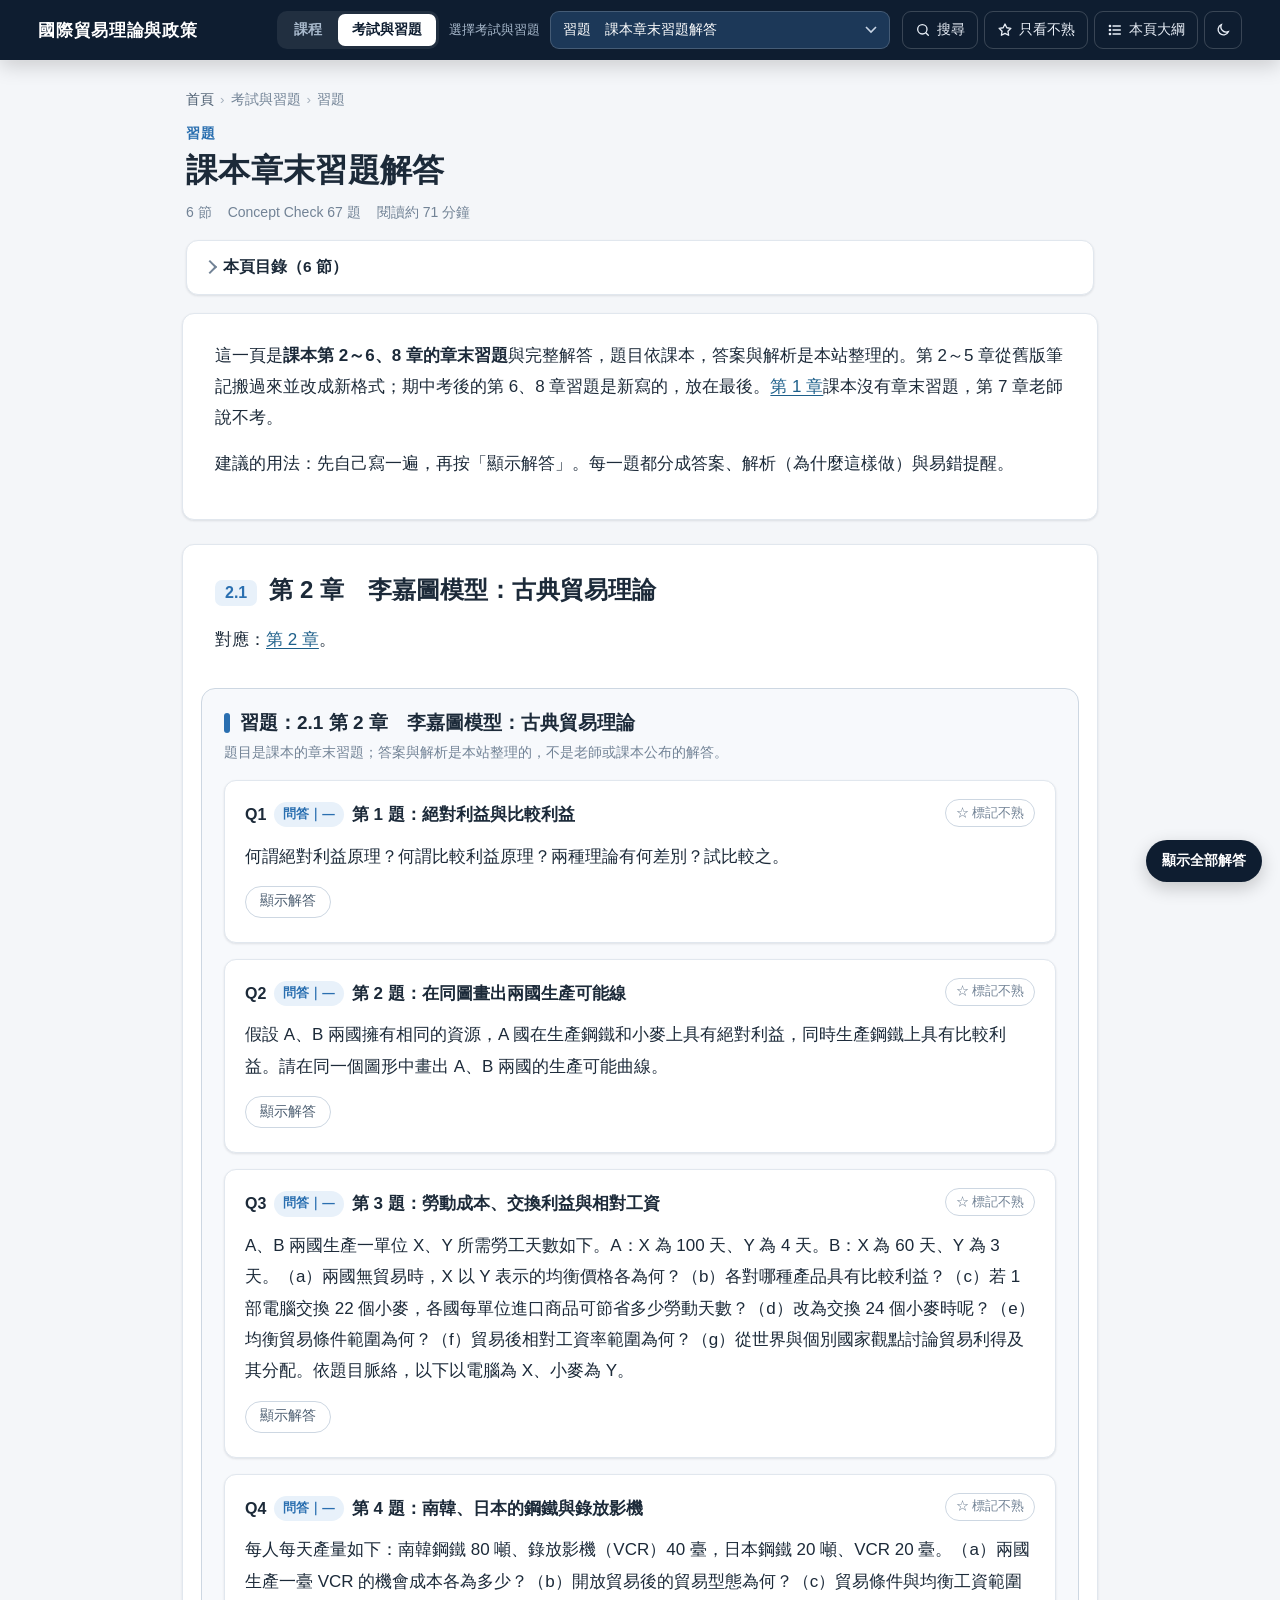
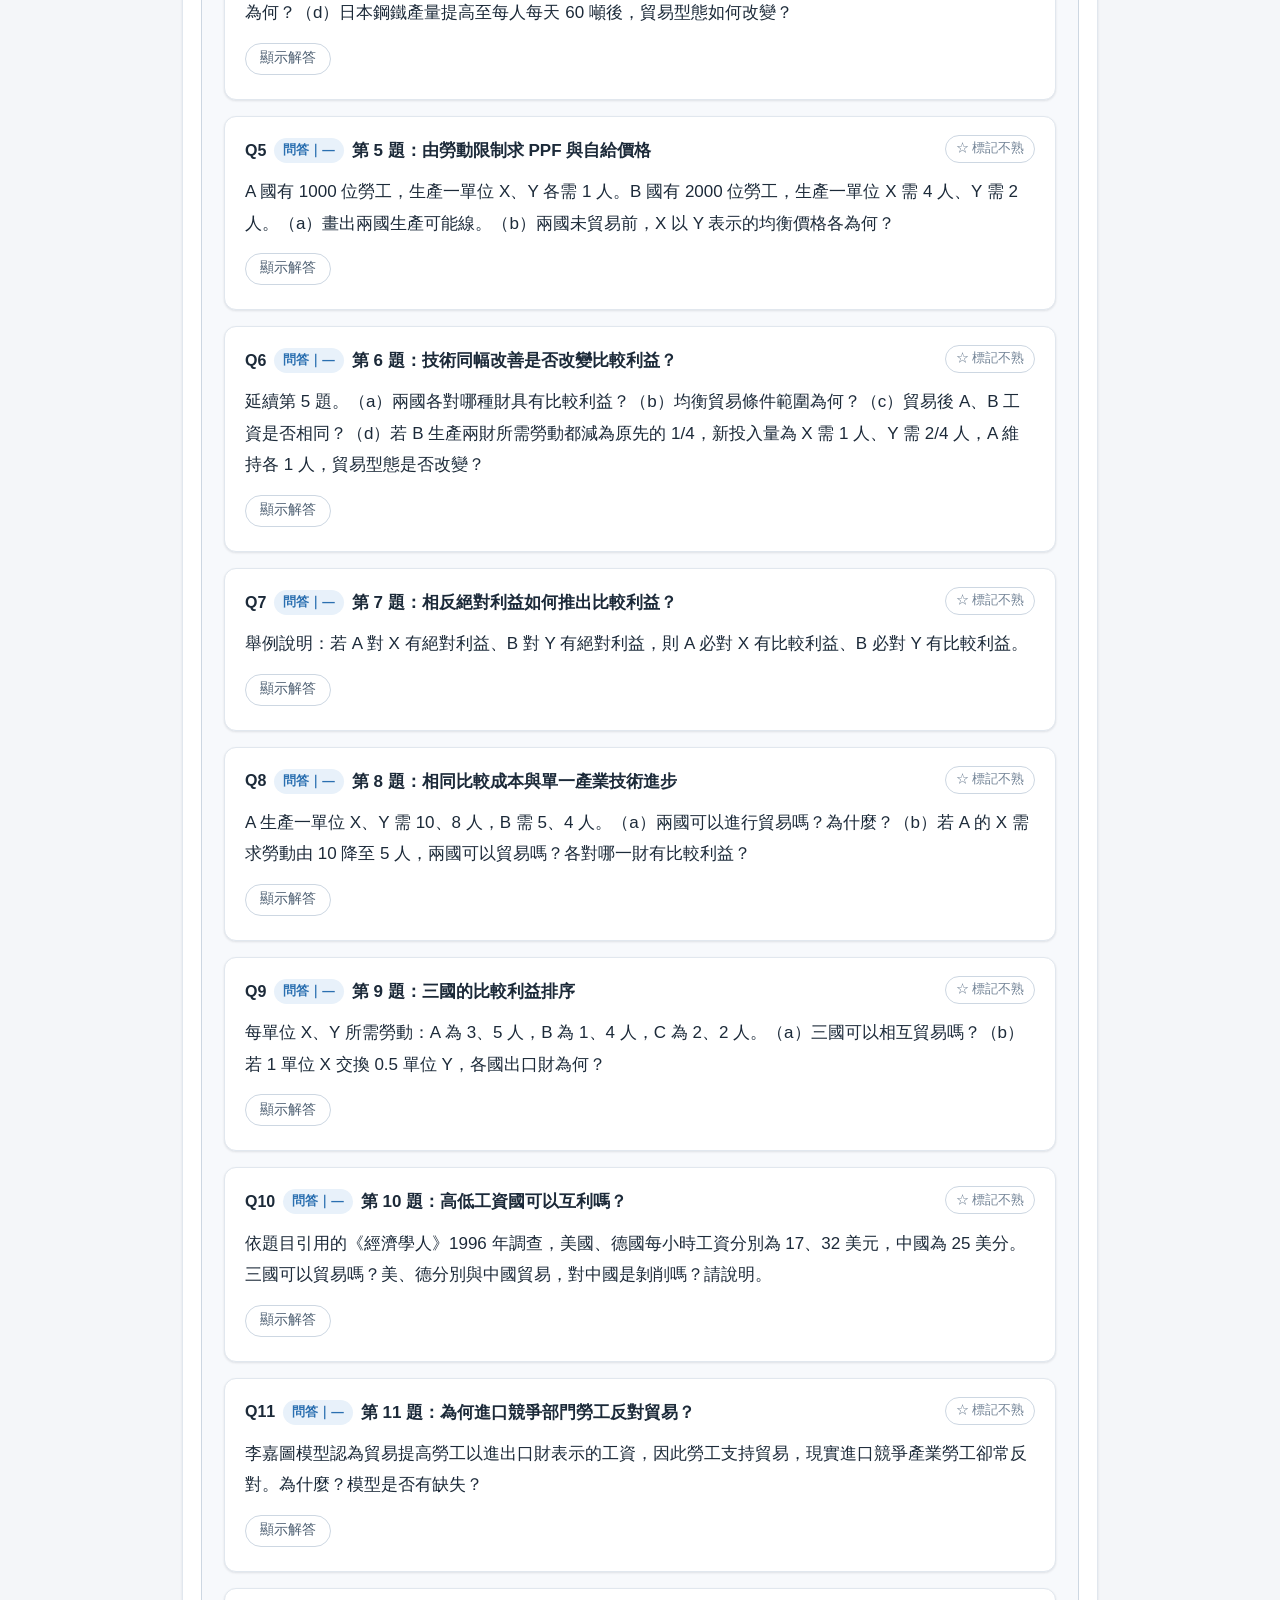
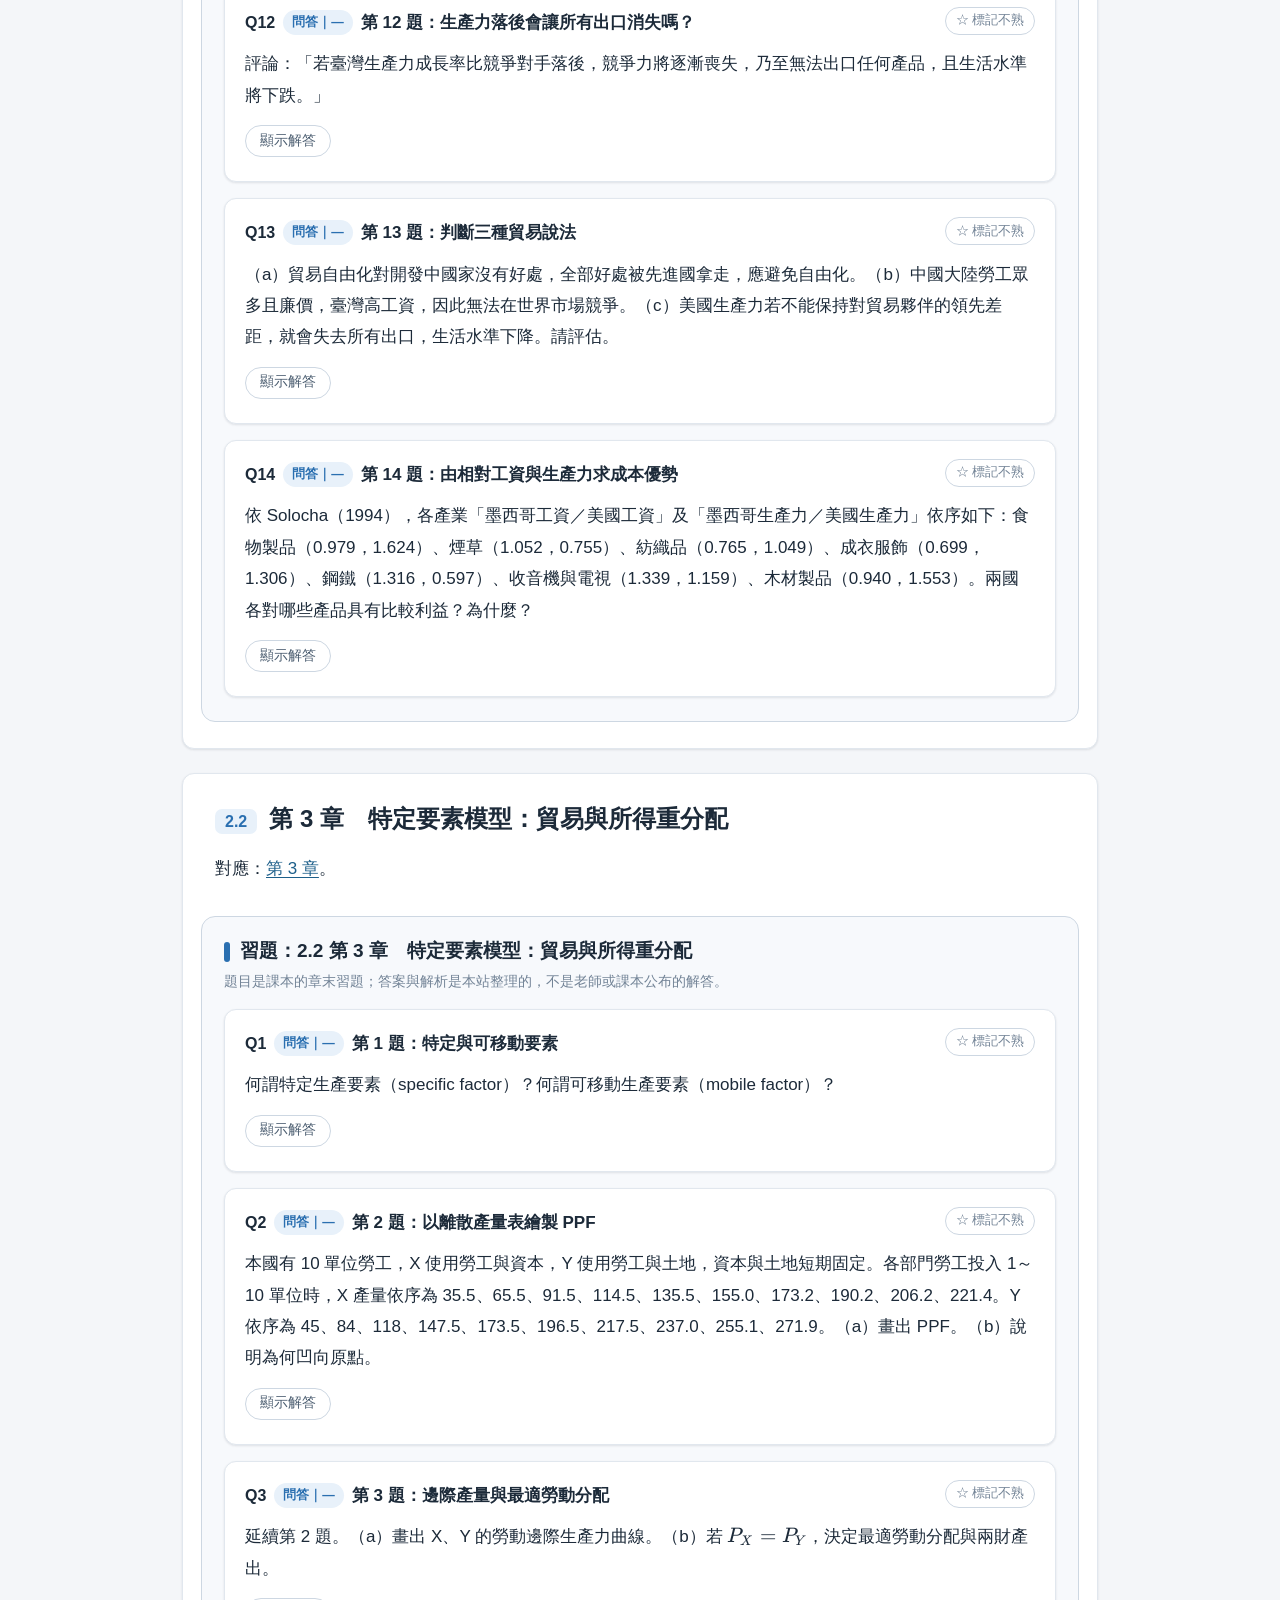
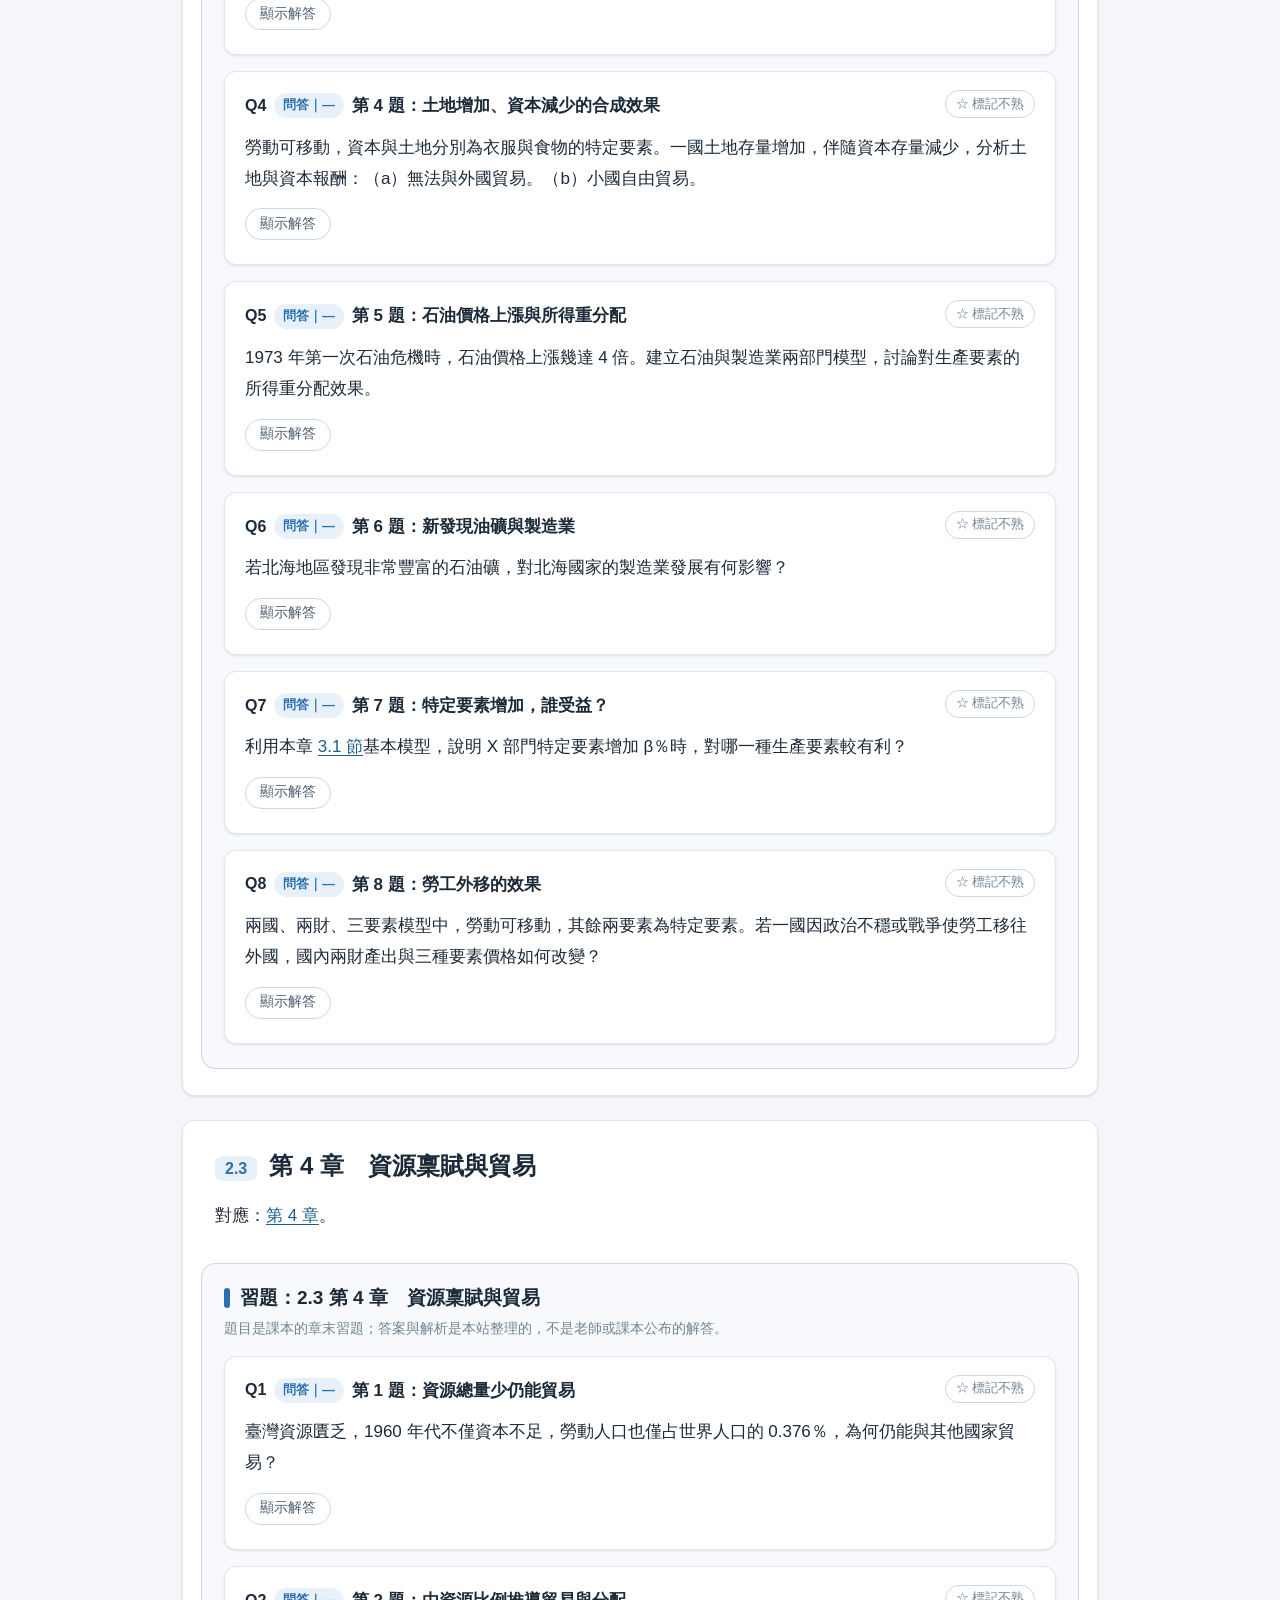
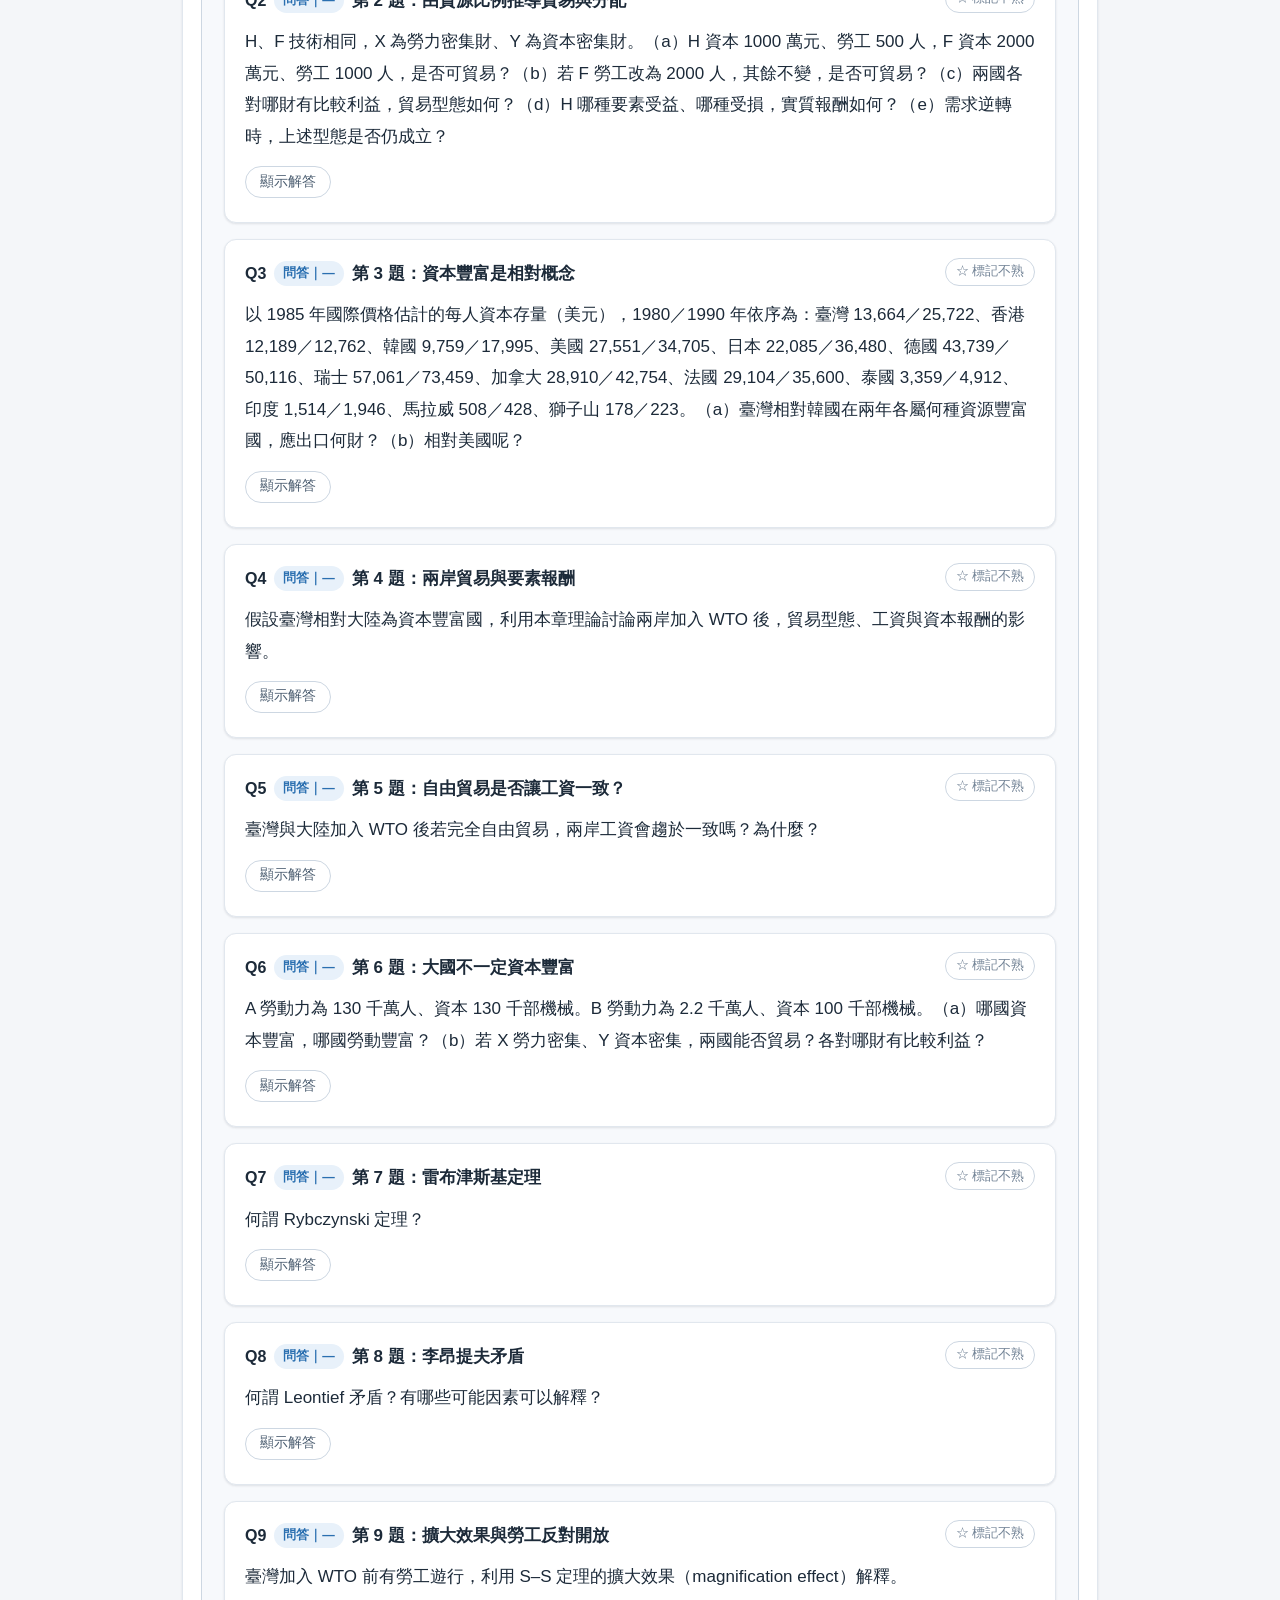
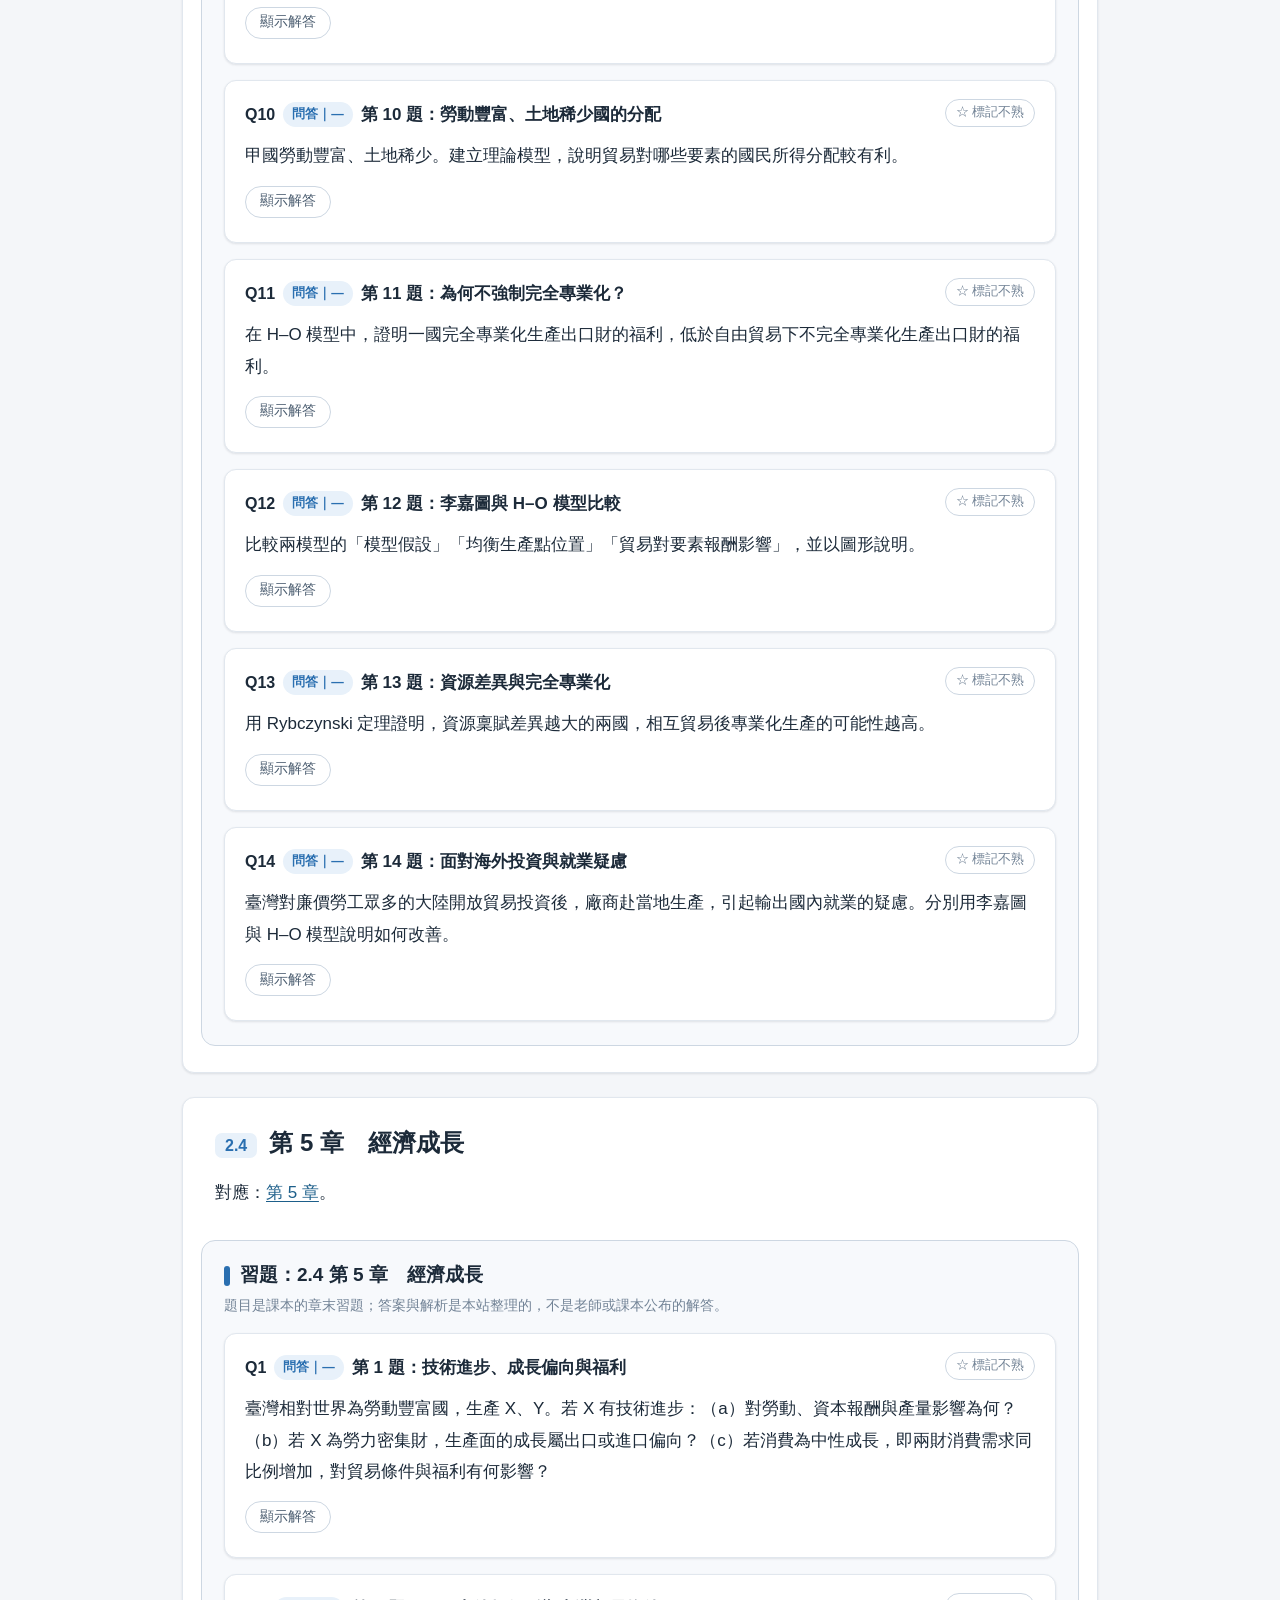
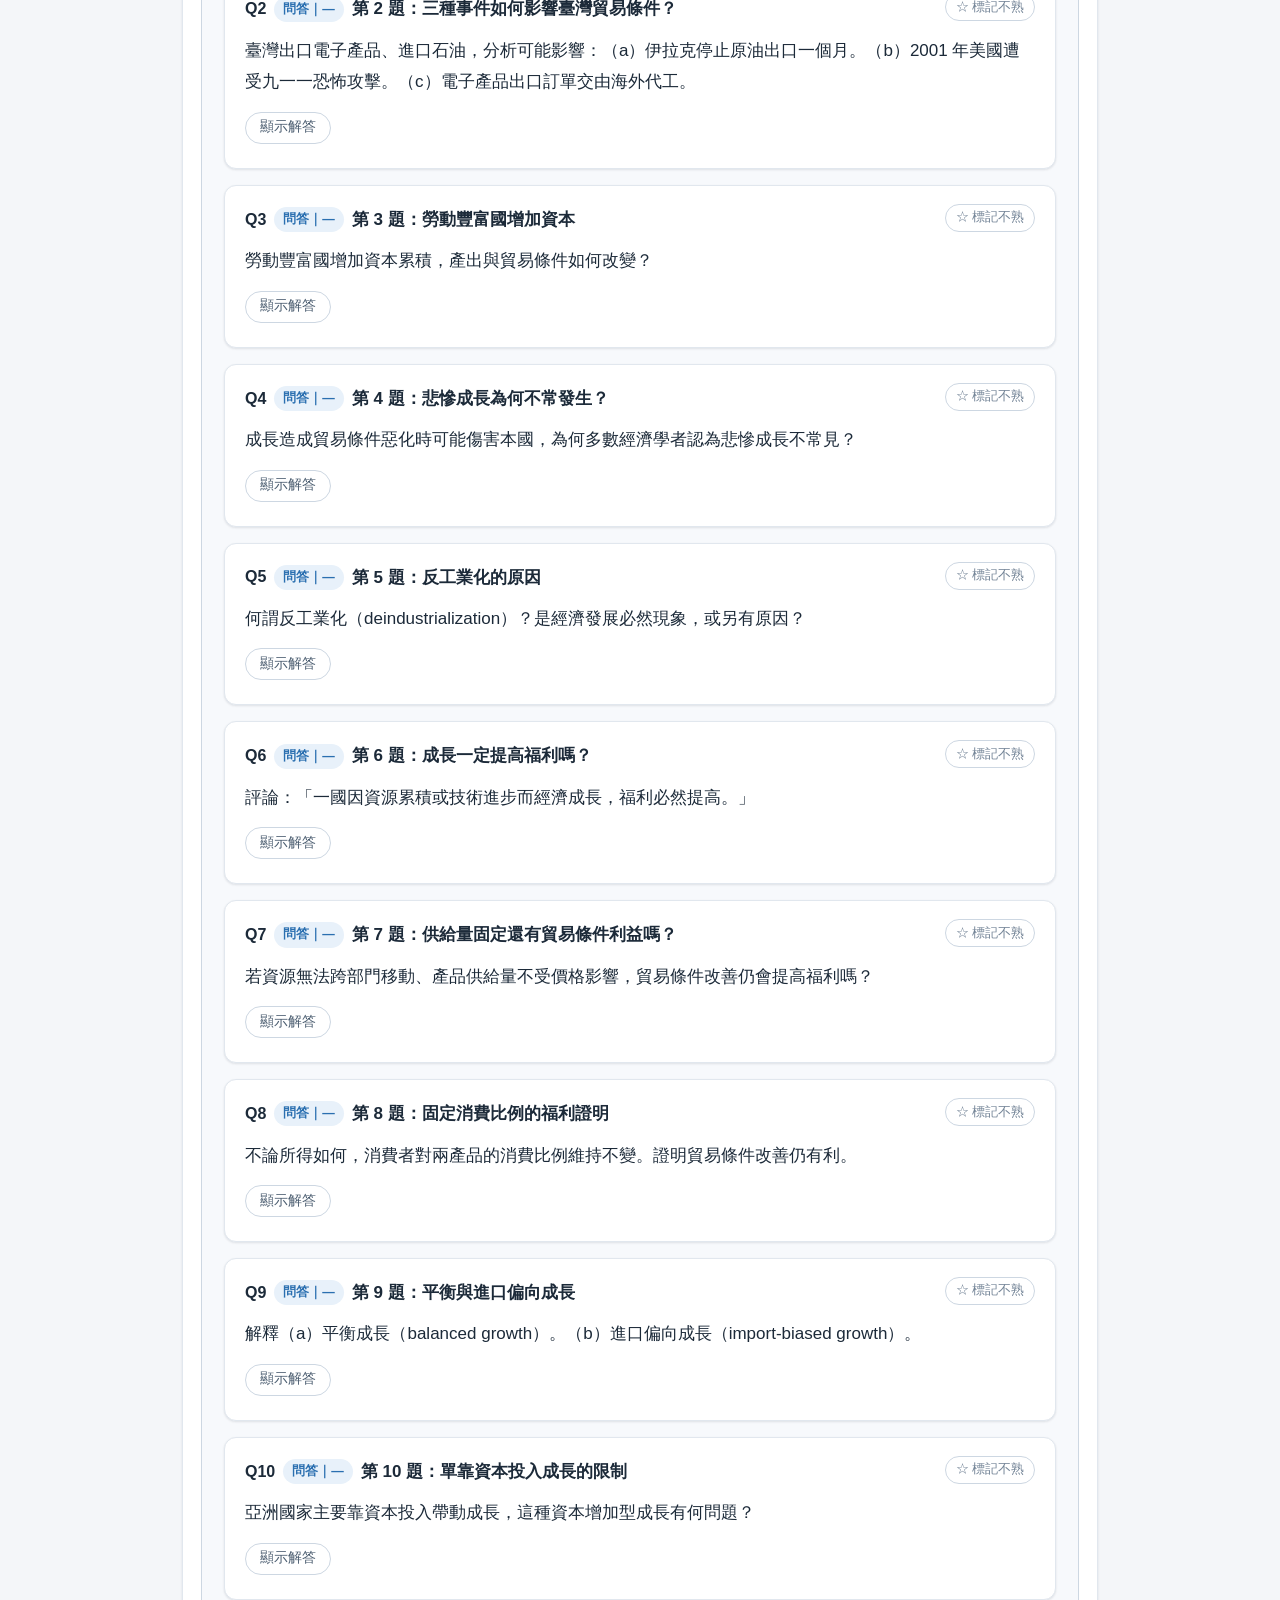
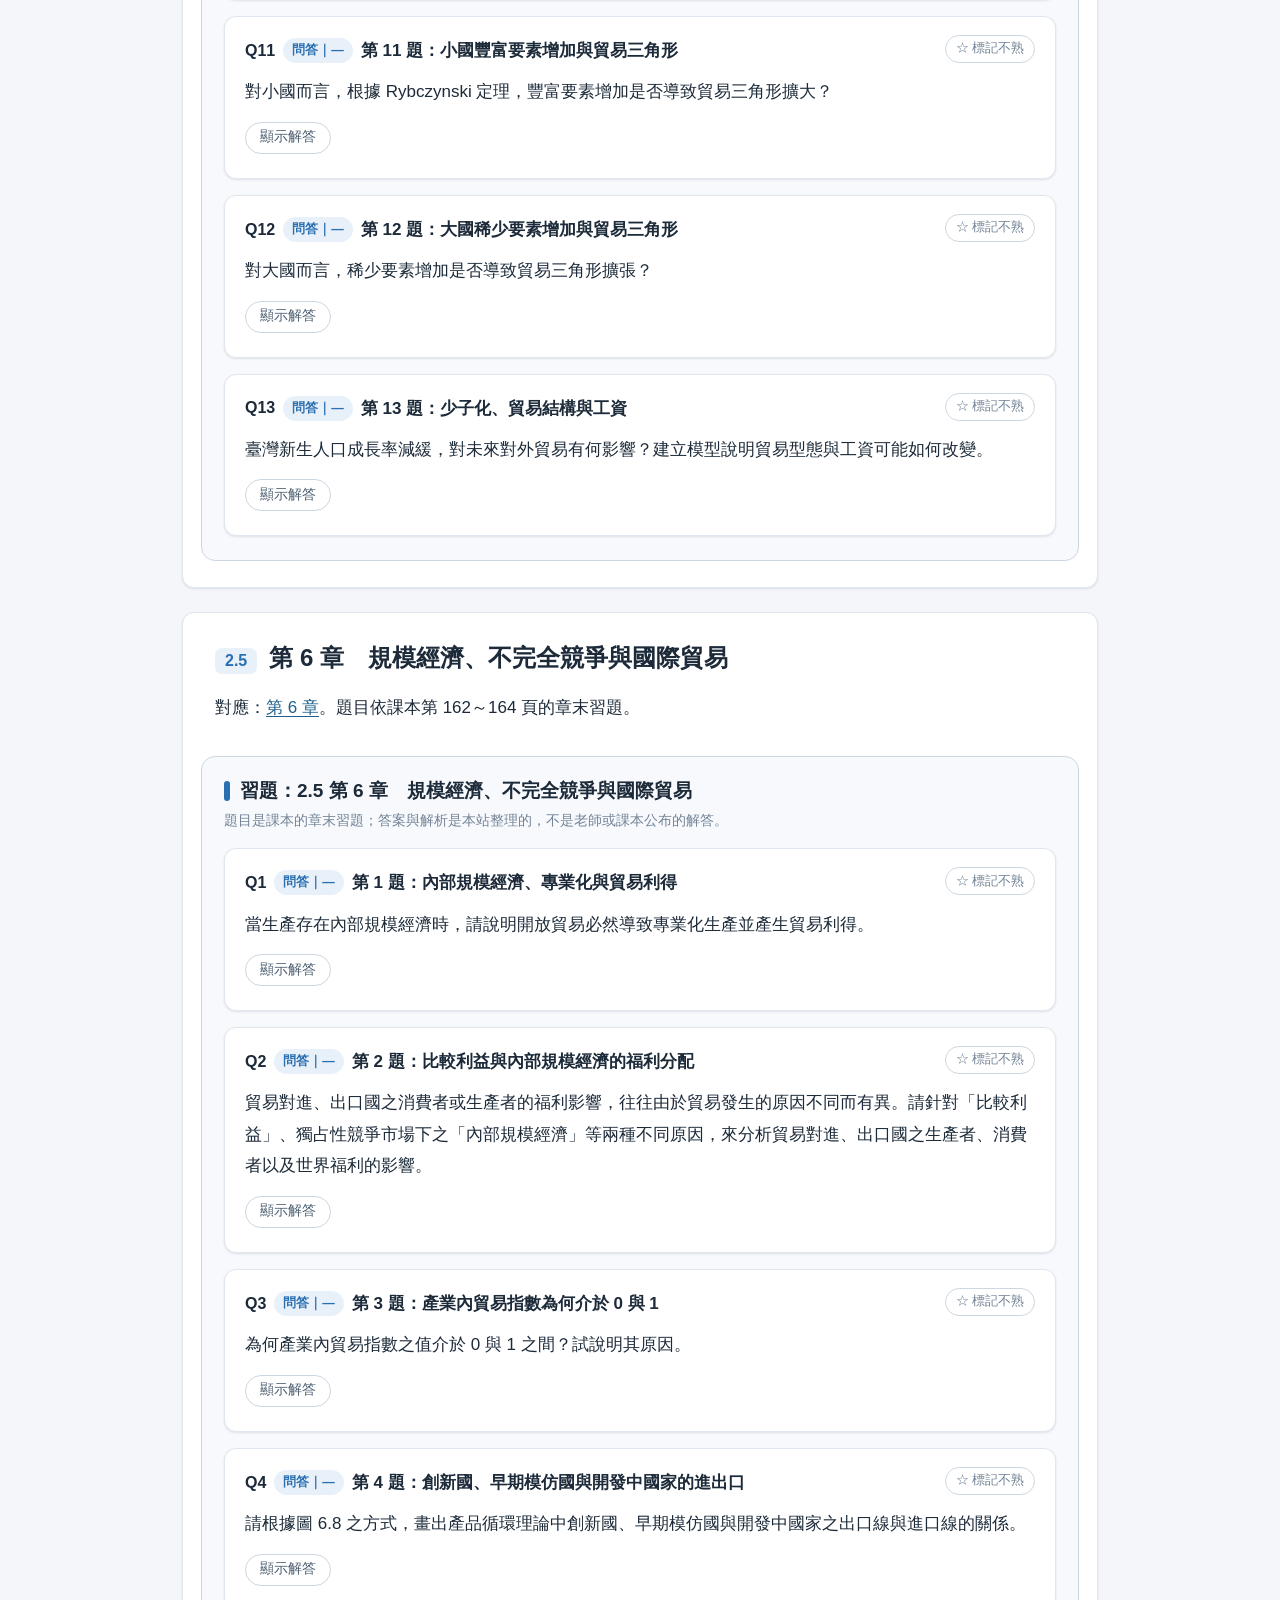
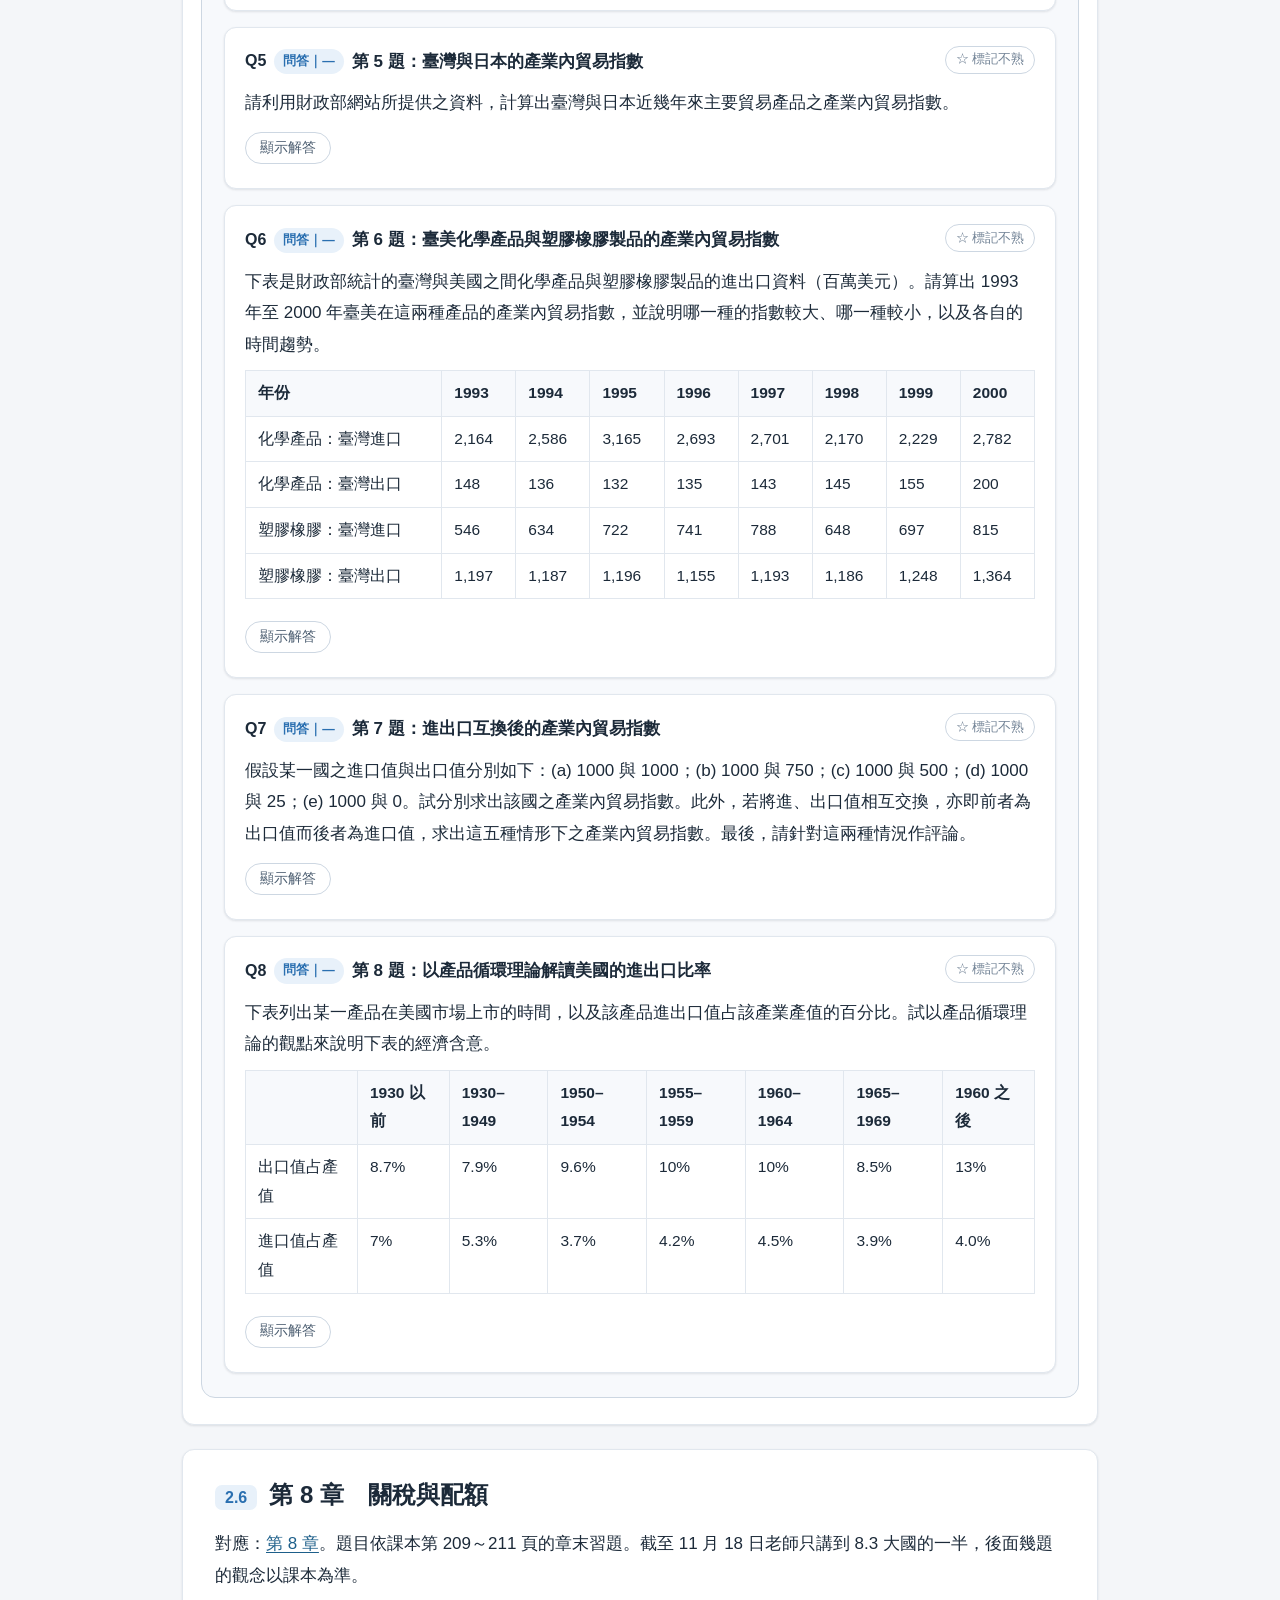
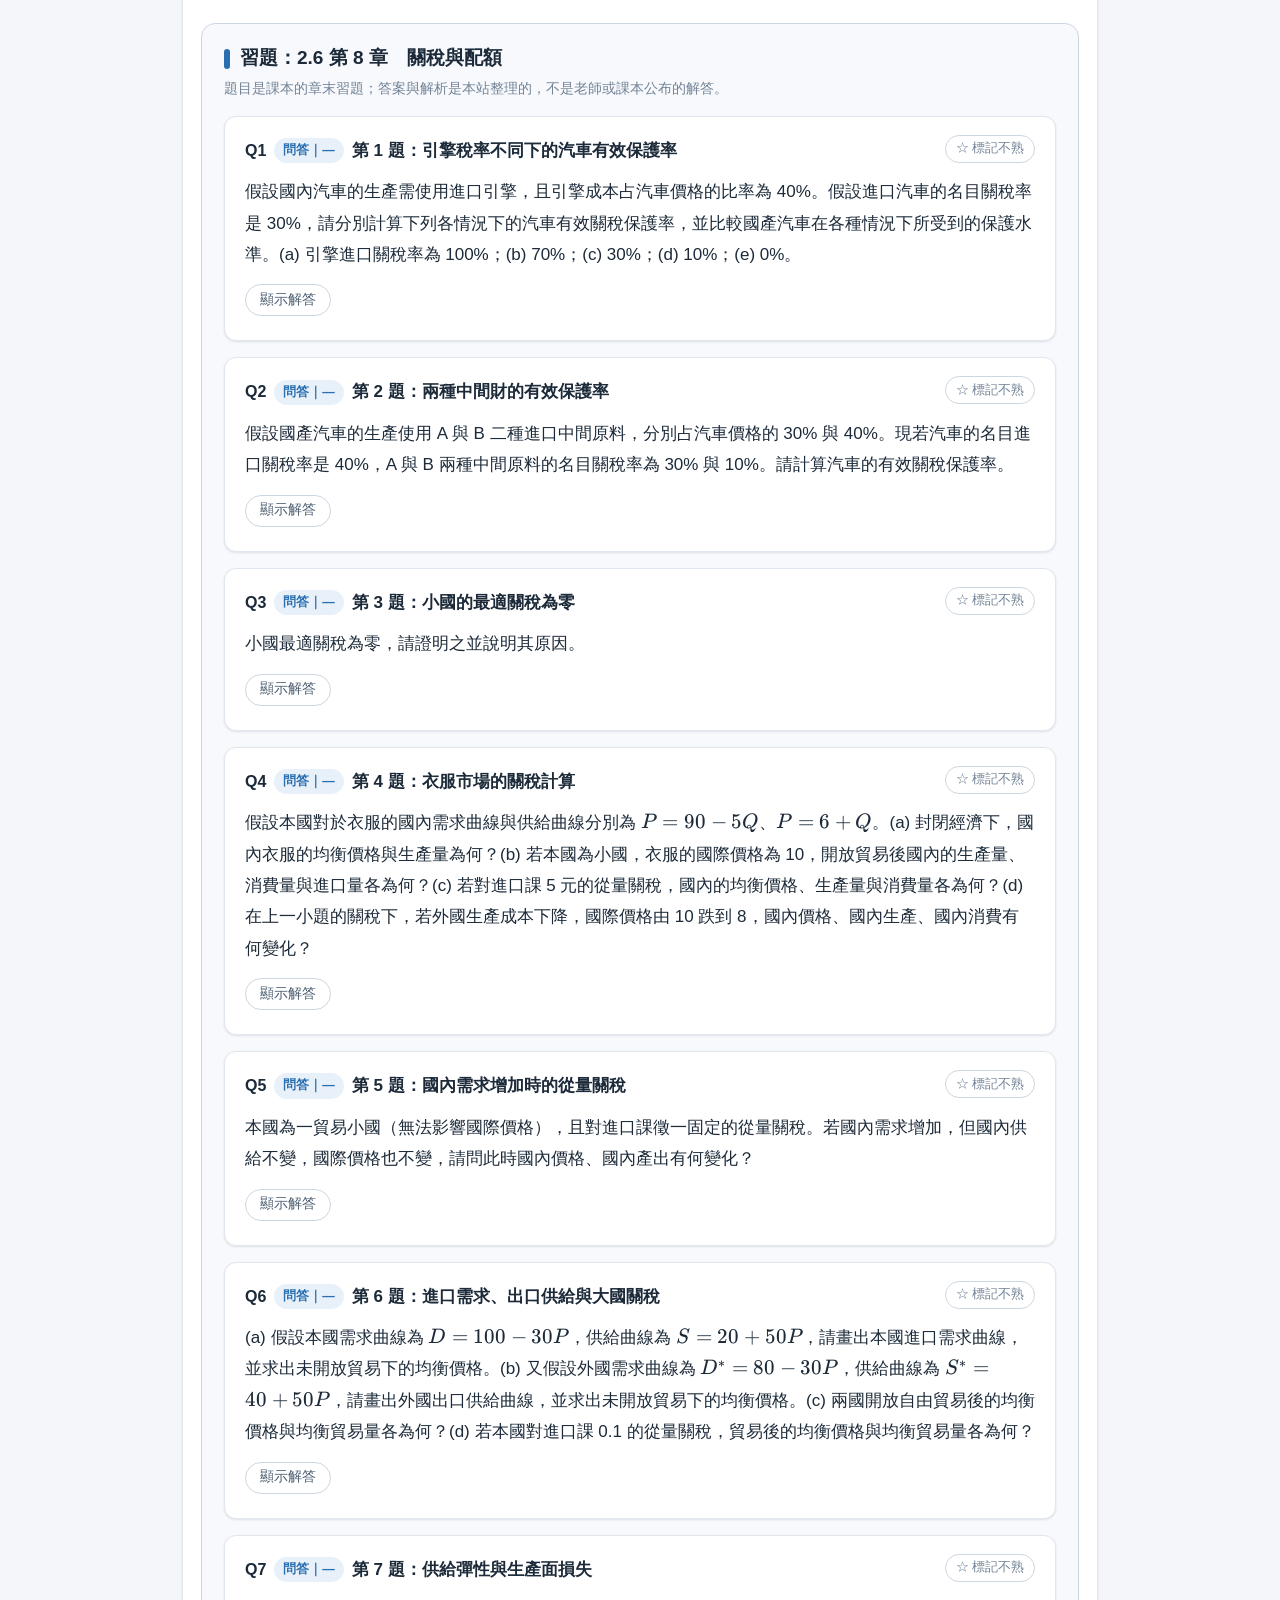
<file: hw2.html>
<!doctype html>
<html lang="zh-Hant"><head><meta charset="utf-8"><meta name="viewport" content="width=device-width,initial-scale=1">
<title>習題 課本章末習題解答｜國際貿易理論與政策</title>
<meta name="color-scheme" content="light dark">
<script>try{var t=localStorage.getItem('notes:theme')||(window.matchMedia&&matchMedia('(prefers-color-scheme: dark)').matches?'dark':'light');document.documentElement.setAttribute('data-theme',t)}catch(e){}</script>
<link rel="stylesheet" href="assets/katex/katex.min.css">
<link rel="stylesheet" href="assets/style.css?v=524bd23a">
<script defer src="assets/widgets.js?v=26da7ea5"></script>
</head><body data-page="hw2" data-mode="hw" data-course="trade" data-key="trade">
<a class="skip" href="#main">跳到主要內容</a>
<header class="topbar"><a class="brand" href="index.html" aria-label="國際貿易理論與政策｜課程筆記首頁"><span>國際貿易理論與政策</span><span class="sub">｜課程筆記</span></a>
<div class="pickers"><nav class="mode" aria-label="切換課程或考試與習題"><a href="ch01.html" data-mode="course">課程</a><a href="hw1.html" data-mode="hw" class=on>考試與習題</a></nav><label for="unitSelect">選擇考試與習題</label><select id="unitSelect" aria-label="選擇考試與習題"><option value="hw1.html">考試　115 學年度期中考逐題解析</option><option value="hw2.html" selected>習題　課本章末習題解答</option></select></div></header>
<main class="wrap" id="main"><nav class="crumbs" aria-label="目前位置"><a href="index.html">首頁</a><span class="sep">›</span><span>考試與習題</span><span class="sep">›</span><span>習題</span></nav><header class="ch-head"><p class=eyebrow>習題</p><h1>課本章末習題解答</h1><p class="ch-meta"><span>6 節</span><span>Concept Check 67 題</span><span>閱讀約 71 分鐘</span></p><details class="ch-toc"><summary>本頁目錄（6 節）</summary><ol><li><a href="#s2-1"><span>2.1</span>第 2 章　李嘉圖模型：古典貿易理論</a></li><li><a href="#s2-2"><span>2.2</span>第 3 章　特定要素模型：貿易與所得重分配</a></li><li><a href="#s2-3"><span>2.3</span>第 4 章　資源稟賦與貿易</a></li><li><a href="#s2-4"><span>2.4</span>第 5 章　經濟成長</a></li><li><a href="#s2-5"><span>2.5</span>第 6 章　規模經濟、不完全競爭與國際貿易</a></li><li><a href="#s2-6"><span>2.6</span>第 8 章　關稅與配額</a></li></ol></details></header>
<div class="ch-intro"><p>這一頁是<strong>課本第 2～6、8 章的章末習題</strong>與完整解答，題目依課本，答案與解析是本站整理的。第 2～5 章從舊版筆記搬過來並改成新格式；期中考後的第 6、8 章習題是新寫的，放在最後。<a class="xref" href="ch01.html">第 1 章</a>課本沒有章末習題，第 7 章老師說不考。</p>
<p>建議的用法：先自己寫一遍，再按「顯示解答」。每一題都分成答案、解析（為什麼這樣做）與易錯提醒。</p></div><section class="sec" id="s2-1" data-label="2.1 第 2 章　李嘉圖模型：古典貿易理論"><h2><span class="num">2.1</span>第 2 章　李嘉圖模型：古典貿易理論</h2><p>對應：<a href="ch02.html">第 2 章</a>。</p><section class="cc" id="cc-s2-1"><h3 class="cc-h">習題：2.1 第 2 章　李嘉圖模型：古典貿易理論</h3><p class="cc-note">題目是課本的章末習題；答案與解析是本站整理的，不是老師或課本公布的解答。</p><article class="q" id="q-s2-1-1" data-label="2.1 第 2 章　李嘉圖模型：古典貿易理論 Q1"><div class="q-meta"><h4><a href="#q-s2-1-1">Q1</a></h4><span class="q-kind">問答｜—</span><span class="q-title">第 1 題：絕對利益與比較利益</span></div><div class="q-text"><p>何謂絕對利益原理？何謂比較利益原理？兩種理論有何差別？試比較之。</p></div><button class="toggle" type="button" aria-expanded="false">顯示解答</button><div class="sol" hidden><div class="ans"><strong>答案</strong><p>絕對利益（absolute advantage）比較同一商品的生產效率，使用較少資源者有絕對利益。比較利益（comparative advantage）比較生產一財必須放棄另一財的機會成本，機會成本較低者有比較利益。貿易分工依比較利益，即使一國對所有商品都有絕對利益，只要兩國相對成本不同，仍可透過各自專業化及交換獲利。</p></div><div class="why"><p class="sh">解析</p><p>這一題考的是兩個判準的分界。絕對利益（absolute advantage）看的是投入：生產同一商品，誰用的資源少。比較利益（comparative advantage）看的是放棄：多生產一單位某財，必須少生產多少另一財，這個被放棄的量就是機會成本。兩者會給出不同答案，是因為絕對利益在跨國比同一商品，比較利益先在各國內部算出機會成本再跨國比。亞當斯密只用絕對利益，推出「樣樣不如人的國家沒有貿易機會」；李嘉圖改用機會成本，說明只要兩國的相對成本不同就有分工空間。即：不要問「誰做得比較好」，要問「做這個要放棄什麼」。</p></div><div class="tip"><p class="sh">易錯提醒</p><ul>
<li>兩國的機會成本互為倒數，所以一國不可能對兩財同時具有比較利益；但一國可以對兩財同時具有絕對利益。</li>
</ul></div></div></article><article class="q" id="q-s2-1-2" data-label="2.1 第 2 章　李嘉圖模型：古典貿易理論 Q2"><div class="q-meta"><h4><a href="#q-s2-1-2">Q2</a></h4><span class="q-kind">問答｜—</span><span class="q-title">第 2 題：在同圖畫出兩國生產可能線</span></div><div class="q-text"><p>假設 A、B 兩國擁有相同的資源，A 國在生產鋼鐵和小麥上具有絕對利益，同時生產鋼鐵上具有比較利益。請在同一個圖形中畫出 A、B 兩國的生產可能曲線。</p></div><button class="toggle" type="button" aria-expanded="false">顯示解答</button><div class="sol" hidden><div class="ans"><strong>答案</strong><p>橫軸放鋼鐵、縱軸放小麥。相同資源下 A 對兩財都有絕對利益，所以 A 的兩軸截距都比 B 遠。A 生產鋼鐵的機會成本較低，所以 A 線的斜率絕對值較小。重繪圖以 A 截距（120，80）、B 截距（60，60）示意，A 生產一單位鋼鐵放棄 2/3 單位小麥，B 則放棄 1 單位。這組數值只用於滿足題設作圖，不是原題給定數字。</p>
<figure class="rfig"><a href="assets/fig/old-ex-2-2.svg" target="_blank"><img src="assets/fig/old-ex-2-2.svg" alt="在同圖畫出兩國生產可能線的圖解（沿用舊版筆記的圖）" loading="lazy"></a><figcaption>在同圖畫出兩國生產可能線的圖解（沿用舊版筆記的圖）</figcaption></figure></div><div class="why"><p class="sh">解析</p><p>這一題考的是把兩種利益同時畫進同一張圖。生產可能線（PPF）在李嘉圖模型中是直線，兩軸截距代表把全部資源投入單一財的最大產量，斜率絕對值則是橫軸那一財的機會成本。「A 對兩財都有絕對利益」決定的是截距：相同資源下 A 的兩個截距都比 B 遠。「A 對鋼鐵有比較利益」決定的是斜率：A 多做一單位鋼鐵放棄的小麥較少，所以 A 的線比較平坦。即：線離原點多遠是絕對利益的事，線斜成什麼角度才是比較利益的事。</p></div><div class="tip"><p class="sh">易錯提醒</p><ul>
<li>不要把「A 的線整條在外面」當成 A 對兩財都有比較利益。位置和斜率是兩回事。</li>
</ul></div></div></article><article class="q" id="q-s2-1-3" data-label="2.1 第 2 章　李嘉圖模型：古典貿易理論 Q3"><div class="q-meta"><h4><a href="#q-s2-1-3">Q3</a></h4><span class="q-kind">問答｜—</span><span class="q-title">第 3 題：勞動成本、交換利益與相對工資</span></div><div class="q-text"><p>A、B 兩國生產一單位 X、Y 所需勞工天數如下。A：X 為 100 天、Y 為 4 天。B：X 為 60 天、Y 為 3 天。（a）兩國無貿易時，X 以 Y 表示的均衡價格各為何？（b）各對哪種產品具有比較利益？（c）若 1 部電腦交換 22 個小麥，各國每單位進口商品可節省多少勞動天數？（d）改為交換 24 個小麥時呢？（e）均衡貿易條件範圍為何？（f）貿易後相對工資率範圍為何？（g）從世界與個別國家觀點討論貿易利得及其分配。依題目脈絡，以下以電腦為 X、小麥為 Y。</p></div><button class="toggle" type="button" aria-expanded="false">顯示解答</button><div class="sol" hidden><div class="ans"><strong>答案</strong><p>（a）競爭下價格等於工資乘單位勞動需求，同國工資相消，所以相對價格等於單位勞動需求之比。A 為 25，B 為 20。（b）B 生產 X 的機會成本較低，出口 X。A 出口 Y。</p>
\[p_A=\frac{100}{4}=25,\qquad p_B=\frac{60}{3}=20\]
<p>（c）A 進口一部電腦，需出口 22 單位小麥，花 22×4＝88 天，比自製 100 天少 12 天。B 進口一單位小麥只需出口 1/22 部電腦，花 60/22 天，比自製 3 天少 3/11 天。</p>
\[\Delta L_A=100-22(4)=12,\qquad\Delta L_B=3-\frac{60}{22}=\frac{3}{11}\approx0.2727\]
<p>（d）同理，A 每部進口電腦節省 100−24×4＝4 天，B 每單位進口小麥節省 3−60/24＝0.5 天。兩國的「每單位進口品」不同，不應把兩個節省天數當成同一商品直接比較。</p>
<p>（e）價格介於 20 與 25。要讓兩國都嚴格獲利，須 \(20 &lt; p &lt; 25\)。端點時有一國對邊際交換無額外利益，是否成為均衡還取決於世界需求與國家規模。（f）A 專業生產 Y，B 專業生產 X，所以 \(P_{Y} = 4w_{A}\)、\(P_{X} = 60w_{B}\)。相除並解出相對工資，得到 \(0.6 \le \frac{w_{A}}{w_{B}} \le 0.75\)。</p>
\[p=\frac{60w_B}{4w_A}\quad\Longrightarrow\quad\frac{w_A}{w_B}=\frac{15}{p}\in[0.6,0.75]\]
<p>（g）世界依比較利益分工可節省總勞動，使相同資源支撐更多消費。個別國家在內部價格之間交換也可獲利，但分配受貿易條件影響。p 從 22 升至 24，B 出口電腦換得更多小麥，利益增加，A 進口電腦更貴，利益減少。相對價格更靠近哪國自給價格，該國新增交換利益就較小。</p></div><div class="why"><p class="sh">解析</p><p>這一題把李嘉圖模型的四個結論串成一條線：自給價格、比較利益、貿易條件範圍、相對工資範圍。第一步，完全競爭下價格等於單位成本，\(P_{X} = w \cdot a_{LX}\)、\(P_{Y} = w \cdot a_{LY}\)，同國工資相消，所以自給相對價格就等於單位勞動需求之比。第二步，相對價格較低的國家對該財有比較利益。第三步，國際價格落在兩國自給價格之間，兩國才都划算。第四步，貿易後各自專業化，把兩國的價格式相除就解出相對工資。即：成本比先決定價格，價格比再決定誰出口，最後價格反過來把兩國工資的比例夾住。</p></div><div class="tip"><p class="sh">易錯提醒</p><ul>
<li>（c）與（d）算出的「節省天數」兩國單位不同——A 省的是每部電腦的天數，B 省的是每單位小麥的天數，不能直接比大小。</li>
</ul></div></div></article><article class="q" id="q-s2-1-4" data-label="2.1 第 2 章　李嘉圖模型：古典貿易理論 Q4"><div class="q-meta"><h4><a href="#q-s2-1-4">Q4</a></h4><span class="q-kind">問答｜—</span><span class="q-title">第 4 題：南韓、日本的鋼鐵與錄放影機</span></div><div class="q-text"><p>每人每天產量如下：南韓鋼鐵 80 噸、錄放影機（VCR）40 臺，日本鋼鐵 20 噸、VCR 20 臺。（a）兩國生產一臺 VCR 的機會成本各為多少？（b）開放貿易後的貿易型態為何？（c）貿易條件與均衡工資範圍為何？（d）日本鋼鐵產量提高至每人每天 60 噸後，貿易型態如何改變？</p></div><button class="toggle" type="button" aria-expanded="false">顯示解答</button><div class="sol" hidden><div class="ans"><strong>答案</strong><p>（a）一天用來做 VCR 就放棄當天可做的鋼鐵，因此南韓一臺成本為 80/40＝2 噸，日本為 20/20＝1 噸。（b）日本出口 VCR，南韓出口鋼鐵。（c）令 p 為每臺 VCR 換得的鋼鐵噸數，\(1 \le p \le 2\)。南韓每天工資為 \(80P_{\text{鋼}}\)，日本為 \(20P_{VCR}\)，兩者相除得 \(w_{\text{韓}}/w_{\text{日}} = \frac{4}{p}\)，因此範圍為 2 至 4。題目未給貨幣價格，不能求各國工資的絕對金額。</p>
\[\frac{w_{KR}}{w_{JP}}=\frac{80P_S}{20P_V}=\frac{4}{p}\in[2,4]\]
<p>（d）日本新的一臺 VCR 機會成本為 60/20＝3 噸，高於南韓的 2 噸。因此貿易方向反轉，日本出口鋼鐵，南韓出口 VCR。比較利益會隨相對生產力改變。</p></div><div class="why"><p class="sh">解析</p><p>這一題用「每人每天產量」而不是「每單位所需人數」出題，方向要先轉過來。產量表下的機會成本是「同一天改做另一財會放棄多少」，所以一臺 VCR 的機會成本等於該國當天的鋼鐵產量除以 VCR 產量。（d）要考的是比較利益不是固定不變的：日本鋼鐵生產力提高後，它做 VCR 要放棄的鋼鐵變多，機會成本由 1 升到 3，超過南韓的 2，於是分工方向整個反轉。即：生產力一改，誰該做什麼就跟著換邊。</p></div><div class="tip"><p class="sh">易錯提醒</p><ul>
<li>產量表與投入表的倒數關係要先想清楚：產量越大代表投入越少，機會成本的分子分母不要放反。</li>
</ul></div></div></article><article class="q" id="q-s2-1-5" data-label="2.1 第 2 章　李嘉圖模型：古典貿易理論 Q5"><div class="q-meta"><h4><a href="#q-s2-1-5">Q5</a></h4><span class="q-kind">問答｜—</span><span class="q-title">第 5 題：由勞動限制求 PPF 與自給價格</span></div><div class="q-text"><p>A 國有 1000 位勞工，生產一單位 X、Y 各需 1 人。B 國有 2000 位勞工，生產一單位 X 需 4 人、Y 需 2 人。（a）畫出兩國生產可能線。（b）兩國未貿易前，X 以 Y 表示的均衡價格各為何？</p></div><button class="toggle" type="button" aria-expanded="false">顯示解答</button><div class="sol" hidden><div class="ans"><strong>答案</strong><p>（a）先將「每單位所需勞動×產量」加總，等於充分就業的總勞動，再解出 Y。令其中一財產量為零，就得到另一財最大產量，據此畫直線。</p>
\[X_A+Y_A=1000\quad\Longrightarrow\quad Y_A=1000-X_A\]
\[4X_B+2Y_B=2000\quad\Longrightarrow\quad Y_B=1000-2X_B\]
<p>A 的兩軸截距皆為 1000，B 的 X 截距為 500、Y 截距為 1000。（b）自給且兩財皆生產時，相對價格等於機會成本，即 PPF 斜率的絕對值，因此 A 為 1，B 為 2。</p>
<figure class="rfig"><a href="assets/fig/old-ex-2-5.svg" target="_blank"><img src="assets/fig/old-ex-2-5.svg" alt="由勞動限制求 PPF 與自給價格的圖解（沿用舊版筆記的圖）" loading="lazy"></a><figcaption>由勞動限制求 PPF 與自給價格的圖解（沿用舊版筆記的圖）</figcaption></figure></div><div class="why"><p class="sh">解析</p><p>這一題考的是從資源限制式反推生產可能線。充分就業條件是「每單位所需勞動×產量」在兩部門加總等於總勞動，這是一條直線方程式，把其中一財產量設為零就得到另一財的最大產量，也就是兩軸截距。自給自足且兩財都生產時，相對價格等於機會成本，也就是這條直線斜率的絕對值。即：先寫出「人剛好用完」這條式子，截距和斜率就都在裡面了。</p></div><div class="tip"><p class="sh">易錯提醒</p><ul>
<li>B 國勞工較多（2000 人）不代表兩財產量都較高；它做 X 要 4 人，X 的最大產量反而只有 500。</li>
</ul></div></div></article><article class="q" id="q-s2-1-6" data-label="2.1 第 2 章　李嘉圖模型：古典貿易理論 Q6"><div class="q-meta"><h4><a href="#q-s2-1-6">Q6</a></h4><span class="q-kind">問答｜—</span><span class="q-title">第 6 題：技術同幅改善是否改變比較利益？</span></div><div class="q-text"><p>延續第 5 題。（a）兩國各對哪種財具有比較利益？（b）均衡貿易條件範圍為何？（c）貿易後 A、B 工資是否相同？（d）若 B 生產兩財所需勞動都減為原先的 1/4，新投入量為 X 需 1 人、Y 需 2/4 人，A 維持各 1 人，貿易型態是否改變？</p></div><button class="toggle" type="button" aria-expanded="false">顯示解答</button><div class="sol" hidden><div class="ans"><strong>答案</strong><p>（a）A 的 X 機會成本 1 低於 B 的 2，所以 A 出口 X、B 出口 Y。（b）\(1 \le p = \frac{P_{X}}{P_{Y}} \le 2\)，嚴格互利取內部。（c）A 工資為 \(P_{X}\)，B 工資為 \(\frac{P_{Y}}{2}\)，因此 \(\frac{w_{A}}{w_{B}} = 2p\)，介於 2 至 4，不會均等。李嘉圖模型允許兩國技術不同，不能套用相同技術的要素價格均等定理。（d）B 新的機會成本為 1/(1/2)＝2，與原來相同，因此比較利益及出口方向不變，但產能、相對工資與均衡價格可能改變。</p>
\[\frac{w_A}{w_B}=\frac{P_X}{P_Y/2}=2p,\qquad\left(\frac{w_A}{w_B}\right)_{\rm new}=\frac{P_X}{2P_Y}=\frac{p}{2}\]
<p>新工資式的分母為 \(2P_{Y}\)，因 B 每單位勞動可生產 2 單位 Y。新相對工資範圍為 0.5 至 1，說明均等比例技術進步雖不改變比較成本比率，仍能提高 B 的相對工資。</p></div><div class="why"><p class="sh">解析</p><p>這一題的重點在（d）：同比例的技術進步會不會改變比較利益。比較利益比的是「兩財投入之比」，B 的兩個投入係數同乘 1/4 後，比值完全不變，所以機會成本不變、出口方向不變。但工資是另一回事：工資由該國每單位勞動能生產的量決定，B 的生產力整體提高，相對工資 \(\frac{w_{A}}{w_{B}}\) 因此下降（也就是 B 的工資相對上升）。（c）則提醒要素價格均等定理不能套在李嘉圖模型上，因為那個定理要求兩國技術相同，而李嘉圖模型正是靠技術不同解釋貿易。即：技術一起進步不會改變誰做什麼，但會改變誰領得比較多。</p></div><div class="tip"><p class="sh">易錯提醒</p><ul>
<li>別把「比較成本比率不變」誤讀成「什麼都不變」；產能、相對工資與均衡價格都可能移動。</li>
</ul></div></div></article><article class="q" id="q-s2-1-7" data-label="2.1 第 2 章　李嘉圖模型：古典貿易理論 Q7"><div class="q-meta"><h4><a href="#q-s2-1-7">Q7</a></h4><span class="q-kind">問答｜—</span><span class="q-title">第 7 題：相反絕對利益如何推出比較利益？</span></div><div class="q-text"><p>舉例說明：若 A 對 X 有絕對利益、B 對 Y 有絕對利益，則 A 必對 X 有比較利益、B 必對 Y 有比較利益。</p></div><button class="toggle" type="button" aria-expanded="false">顯示解答</button><div class="sol" hidden><div class="ans"><strong>答案</strong><p>例如 A 生產一單位 X、Y 各需 1、4 小時，B 各需 3、2 小時。A 做 X 更省時，B 做 Y 更省時。A 的 X 機會成本為 1/4 單位 Y，小於 B 的 3/2，故 A 對 X 有比較利益，B 對 Y 有比較利益。一般而言，\(a_{AX} &lt; a_{BX}\) 且 \(a_{AY} &gt; a_{BY}\)，兩次不等式相乘即可得 \(\frac{a_{AX}}{a_{AY}} &lt; \frac{a_{BX}}{a_{BY}}\)。</p></div><div class="why"><p class="sh">解析</p><p>這一題要證明的是一個方向性命題：絕對利益互補時，比較利益必然跟著互補。證明的關鍵是把兩個不等式相乘。A 對 X 有絕對利益寫成 \(a_{AX} &lt; a_{BX}\)，B 對 Y 有絕對利益寫成 \(a_{AY} &gt; a_{BY}\)，把第二式取倒數後與第一式相乘，就得到 \(\frac{a_{AX}}{a_{AY}} &lt; \frac{a_{BX}}{a_{BY}}\)，也就是 A 對 X 的機會成本較低。即：一邊做得比較快、另一邊做得比較慢，相除之後優勢一定落在同一邊。</p></div><div class="tip"><p class="sh">易錯提醒</p><ul>
<li>反方向不成立：比較利益互補並不保證絕對利益也互補，樣樣落後的國家仍然有比較利益。</li>
</ul></div></div></article><article class="q" id="q-s2-1-8" data-label="2.1 第 2 章　李嘉圖模型：古典貿易理論 Q8"><div class="q-meta"><h4><a href="#q-s2-1-8">Q8</a></h4><span class="q-kind">問答｜—</span><span class="q-title">第 8 題：相同比較成本與單一產業技術進步</span></div><div class="q-text"><p>A 生產一單位 X、Y 需 10、8 人，B 需 5、4 人。（a）兩國可以進行貿易嗎？為什麼？（b）若 A 的 X 需求勞動由 10 降至 5 人，兩國可以貿易嗎？各對哪一財有比較利益？</p></div><button class="toggle" type="button" aria-expanded="false">顯示解答</button><div class="sol" hidden><div class="ans"><strong>答案</strong><p>（a）兩國 X 的機會成本皆為 1.25 單位 Y，沒有以比較成本差異產生的嚴格貿易利益。可以在相同價格交換，但基本李嘉圖模型下不會因此增加消費可能性。（b）A 新的機會成本為 5/8＝0.625，小於 B 的 5/4＝1.25，所以 A 出口 X、B 出口 Y，當價格介於 0.625 與 1.25 時可互利。</p></div><div class="why"><p class="sh">解析</p><p>這一題考的是「比較成本相同」的邊界情況。(a) 中 A 與 B 的 X 機會成本都是 1.25，表示兩國的生產可能線斜率相同、只是長短不同，國際價格不論落在哪裡都不會讓任何一方比自製更划算，所以沒有嚴格的貿易利得。這正說明李嘉圖模型的貿易動力來自「相對成本不同」，不是「技術水準不同」。(b) 中只有 A 的 X 投入改變，比值被打破，分工空間就出現了。即：兩國的成本比一樣時，誰做都一樣，換手沒有意義。</p></div><div class="tip"><p class="sh">易錯提醒</p><ul>
<li>「沒有嚴格貿易利得」不等於「不能交易」；雙方仍可在相同價格下交換，只是消費可能性沒有擴大。</li>
</ul></div></div></article><article class="q" id="q-s2-1-9" data-label="2.1 第 2 章　李嘉圖模型：古典貿易理論 Q9"><div class="q-meta"><h4><a href="#q-s2-1-9">Q9</a></h4><span class="q-kind">問答｜—</span><span class="q-title">第 9 題：三國的比較利益排序</span></div><div class="q-text"><p>每單位 X、Y 所需勞動：A 為 3、5 人，B 為 1、4 人，C 為 2、2 人。（a）三國可以相互貿易嗎？（b）若 1 單位 X 交換 0.5 單位 Y，各國出口財為何？</p></div><button class="toggle" type="button" aria-expanded="false">顯示解答</button><div class="sol" hidden><div class="ans"><strong>答案</strong><p>先求各國 X 的機會成本，再將國際價格與各自成本比較。售價高於自製 X 的機會成本時，生產 X 出口比直接做 Y 划算。</p>
\[p_A=\frac{3}{5}=0.6,\qquad p_B=\frac{1}{4}=0.25,\qquad p_C=1\]
<p>（a）三國相對成本不同，有貿易基礎。B 最適合 X，C 最適合 Y，A 的方向依世界價格而定，不必每兩國間都同時存在直接交易。（b）\(p = 0.5\) 高於 B 的 0.25，B 出口 X。p 低於 A 的 0.6 及 C 的 1，所以 A、C 出口 Y。題目只給定價格，沒有資源與需求資料，尚不能證明 0.5 就是世界均衡價格。</p></div><div class="why"><p class="sh">解析</p><p>這一題把兩國模型推到三國，考的是「國際價格與各自機會成本比大小」這個通則。判準是：當國際相對價格 p 高於某國自製 X 的機會成本時，該國做 X 拿去換 Y，比自己做 Y 划算，所以出口 X；低於則出口 Y。把三國的機會成本 0.6、0.25、1 和 \(p = 0.5\) 一一比對，方向就排出來了。即：價格比自己做的成本高，就該做了去賣；比自己做的成本低，就該買。</p></div><div class="tip"><p class="sh">易錯提醒</p><ul>
<li>題目只給了一個價格，沒有給各國資源與需求，所以不能宣稱 0.5 就是世界均衡價格。</li>
</ul></div></div></article><article class="q" id="q-s2-1-10" data-label="2.1 第 2 章　李嘉圖模型：古典貿易理論 Q10"><div class="q-meta"><h4><a href="#q-s2-1-10">Q10</a></h4><span class="q-kind">問答｜—</span><span class="q-title">第 10 題：高低工資國可以互利嗎？</span></div><div class="q-text"><p>依題目引用的《經濟學人》1996 年調查，美國、德國每小時工資分別為 17、32 美元，中國為 25 美分。三國可以貿易嗎？美、德分別與中國貿易，對中國是剝削嗎？請說明。</p></div><button class="toggle" type="button" aria-expanded="false">顯示解答</button><div class="sol" hidden><div class="ans"><strong>答案</strong><p>可以。成本取決於工資與生產力共同作用，高工資國若生產力也高，仍能在部分商品具有較低單位成本。中國即使各產業生產力都較低，仍可專業生產相對劣勢較小的商品。工資差距本身不足以證明剝削，應比較貿易後的實質所得與原本可行選擇。基本模型下雙方可受益，但勞動條件、議價能力與利益分配需另外判斷，不能由總體貿易利得推論所有勞工待遇都合理。上述數字是歷史題設，並非目前工資。</p></div><div class="why"><p class="sh">解析</p><p>這一題考的是單位勞動成本（unit labor cost）的概念：成本不是工資，而是工資除以生產力。高工資國如果生產力也高，單位成本仍可能較低；低工資國如果生產力更低，便宜的工資未必轉成便宜的產品。這也解釋了為什麼工資差距本身不能證明剝削——要比較的是貿易後的實質所得與不貿易時的可行選擇。即：老闆在乎的不是一天付多少錢，是一件貨要付多少錢。</p></div><div class="tip"><p class="sh">易錯提醒</p><ul>
<li>模型證明的是「自願交換可以雙贏」，證明不了「工資水準合理」；勞動條件要用另一套標準判斷。</li>
</ul></div></div></article><article class="q" id="q-s2-1-11" data-label="2.1 第 2 章　李嘉圖模型：古典貿易理論 Q11"><div class="q-meta"><h4><a href="#q-s2-1-11">Q11</a></h4><span class="q-kind">問答｜—</span><span class="q-title">第 11 題：為何進口競爭部門勞工反對貿易？</span></div><div class="q-text"><p>李嘉圖模型認為貿易提高勞工以進出口財表示的工資，因此勞工支持貿易，現實進口競爭產業勞工卻常反對。為什麼？模型是否有缺失？</p></div><button class="toggle" type="button" aria-expanded="false">顯示解答</button><div class="sol" hidden><div class="ans"><strong>答案</strong><p>李嘉圖模型假設勞工同質、可無成本跨產業移動且充分就業，忽略短期失業、技能不匹配、地區限制與轉業成本。現實受進口衝擊的勞工可能無法立即轉入出口產業，因此個人所得會下降，即使國家整體仍獲利。模型不是沒有用途，而是其總體互利結論不能直接代替分配分析。另須修正題目前提：基本完全專業化情況下，以出口財表示的實質工資通常不變，以進口財表示的工資才提高。</p></div><div class="why"><p class="sh">解析</p><p>這一題考的是模型假設與現實的落差，核心是李嘉圖模型的三個假設：勞工同質、可無成本跨產業移動、充分就業。這三個假設一下去，模型裡的工人只會換部門、不會失業，所以看不到進口競爭部門勞工的損失。現實的轉業要時間、要重新訓練、可能還要搬家，這些調整成本在模型裡全被設成零。另外要修正題目的前提：完全專業化時，以出口財衡量的實質工資通常不變，真正提高的是以進口財衡量的工資。即：模型說「換個部門就好」，現實是「換部門要好幾年」。</p></div><div class="tip"><p class="sh">易錯提醒</p><ul>
<li>模型的總體互利結論不能直接拿來回答分配問題；要談誰受損，必須換成有要素移動限制的模型。</li>
</ul></div></div></article><article class="q" id="q-s2-1-12" data-label="2.1 第 2 章　李嘉圖模型：古典貿易理論 Q12"><div class="q-meta"><h4><a href="#q-s2-1-12">Q12</a></h4><span class="q-kind">問答｜—</span><span class="q-title">第 12 題：生產力落後會讓所有出口消失嗎？</span></div><div class="q-text"><p>評論：「若臺灣生產力成長率比競爭對手落後，競爭力將逐漸喪失，乃至無法出口任何產品，且生活水準將下跌。」</p></div><button class="toggle" type="button" aria-expanded="false">顯示解答</button><div class="sol" hidden><div class="ans"><strong>答案</strong><p>「所有出口必然消失」不正確。貿易依相對生產力與比較利益，相對工資、價格也會調整，效率較低國仍可出口相對劣勢較小的商品。但生產力成長落後可能使相對工資或貿易條件不利，生活水準的相對進步較慢。不能把相對落後直接等同絕對生活水準必然下降，仍須比較本國生產力、進口價格與實質所得。</p></div><div class="why"><p class="sh">解析</p><p>這一題考的是「絕對生產力」與「相對生產力」的分別。貿易型態由比較利益決定，而比較利益看的是國內兩財的相對成本，不是跟外國比誰的絕對水準高。生產力成長落後時，相對工資與匯率會調整，讓該國在相對劣勢較小的商品上仍能出口。會受影響的是生活水準的相對進步速度與貿易條件，不是出口這件事本身的存亡。即：跑得比別人慢，不代表會被趕出跑道，只代表名次往後掉。</p></div><div class="tip"><p class="sh">易錯提醒</p><ul>
<li>「相對落後」與「絕對生活水準下降」是兩件事；要談後者，必須另外比較本國生產力、進口價格與實質所得。</li>
</ul></div></div></article><article class="q" id="q-s2-1-13" data-label="2.1 第 2 章　李嘉圖模型：古典貿易理論 Q13"><div class="q-meta"><h4><a href="#q-s2-1-13">Q13</a></h4><span class="q-kind">問答｜—</span><span class="q-title">第 13 題：判斷三種貿易說法</span></div><div class="q-text"><p>（a）貿易自由化對開發中國家沒有好處，全部好處被先進國拿走，應避免自由化。（b）中國大陸勞工眾多且廉價，臺灣高工資，因此無法在世界市場競爭。（c）美國生產力若不能保持對貿易夥伴的領先差距，就會失去所有出口，生活水準下降。請評估。</p></div><button class="toggle" type="button" aria-expanded="false">顯示解答</button><div class="sol" hidden><div class="ans"><strong>答案</strong><p>（a）不正確。只要交換價格優於各自機會成本，雙方都能獲利，利益分配不均不等於其中一方必然零利益。（b）不正確。應比較單位勞動成本，即工資除以生產力，高工資可由高生產力抵銷，且相對成本不同仍能分工。（c）不正確。比較利益不要求全面保持絕對領先，工資與貿易結構也會調整。生產力相對落後可能影響相對所得，但不能直接推出所有出口消失或絕對生活水準下降。</p></div><div class="why"><p class="sh">解析</p><p>這三句話其實是同一個誤解的三種包裝：都把絕對水準當成貿易的判準。(a) 誤把「利益分配不均」當成「其中一方沒有利益」；只要交換價格優於各自的機會成本，雙方都比不貿易好。(b) 誤把工資當成成本；要比的是工資除以生產力的單位勞動成本。(c) 誤把絕對領先當成出口的條件；比較利益只要求相對成本不同。即：三句話都在比「誰比較強」，而貿易問的是「誰相對比較不吃虧」。</p></div><div class="tip"><p class="sh">易錯提醒</p><ul>
<li>三題都要先點出命題錯在哪一個判準，再給正確判準，不能只回答「不正確」。</li>
</ul></div></div></article><article class="q" id="q-s2-1-14" data-label="2.1 第 2 章　李嘉圖模型：古典貿易理論 Q14"><div class="q-meta"><h4><a href="#q-s2-1-14">Q14</a></h4><span class="q-kind">問答｜—</span><span class="q-title">第 14 題：由相對工資與生產力求成本優勢</span></div><div class="q-text"><p>依 Solocha（1994），各產業「墨西哥工資／美國工資」及「墨西哥生產力／美國生產力」依序如下：食物製品（0.979，1.624）、煙草（1.052，0.755）、紡織品（0.765，1.049）、成衣服飾（0.699，1.306）、鋼鐵（1.316，0.597）、收音機與電視（1.339，1.159）、木材製品（0.940，1.553）。兩國各對哪些產品具有比較利益？為什麼？</p></div><button class="toggle" type="button" aria-expanded="false">顯示解答</button><div class="sol" hidden><div class="ans"><strong>答案</strong><p>單位勞動成本等於工資除以每位勞工的產量。因此先將兩國工資比，再除以兩國生產力比。結果小於 1 表示墨西哥單位勞動成本較低，大於 1 表示美國較低。</p>
\[\frac{ULC_M}{ULC_U}=\frac{w_M/w_U}{q_M/q_U}\]
<p>按題目順序計算，成本比分別約為 0.603、1.393、0.729、0.535、2.204、1.155、0.605。因此墨西哥在食物製品、紡織品、成衣服飾及木材製品具有成本優勢，美國在煙草、鋼鐵、收音機與電視具有成本優勢。此結論依題設的勞動成本與技術資料，若加入運輸、其他投入及貿易障礙，實際出口結果可能不同。</p></div><div class="why"><p class="sh">解析</p><p>這一題是把單位勞動成本公式實際代數字。單位勞動成本等於工資除以每位勞工的產量，所以兩國的成本比等於「工資比」除以「生產力比」。結果小於 1 代表墨西哥較便宜，大於 1 代表美國較便宜。要注意題目給的兩欄都已經是「墨西哥／美國」的比值，所以直接相除即可，不必再換算成絕對金額。即：工資比上去、生產力除下來，剩下的那個數字就是誰比較便宜。</p></div><div class="tip"><p class="sh">易錯提醒</p><ul>
<li>工資比大於 1（墨西哥工資較高）的產業未必成本就高，還要看生產力比是否同時更大，例如收音機與電視。</li>
</ul></div></div></article></section></section><section class="sec" id="s2-2" data-label="2.2 第 3 章　特定要素模型：貿易與所得重分配"><h2><span class="num">2.2</span>第 3 章　特定要素模型：貿易與所得重分配</h2><p>對應：<a href="ch03.html">第 3 章</a>。</p><section class="cc" id="cc-s2-2"><h3 class="cc-h">習題：2.2 第 3 章　特定要素模型：貿易與所得重分配</h3><p class="cc-note">題目是課本的章末習題；答案與解析是本站整理的，不是老師或課本公布的解答。</p><article class="q" id="q-s2-2-1" data-label="2.2 第 3 章　特定要素模型：貿易與所得重分配 Q1"><div class="q-meta"><h4><a href="#q-s2-2-1">Q1</a></h4><span class="q-kind">問答｜—</span><span class="q-title">第 1 題：特定與可移動要素</span></div><div class="q-text"><p>何謂特定生產要素（specific factor）？何謂可移動生產要素（mobile factor）？</p></div><button class="toggle" type="button" aria-expanded="false">顯示解答</button><div class="sol" hidden><div class="ans"><strong>答案</strong><p>特定要素是在所分析期間只能用於某一產業的生產要素，例如僅能生產 X 的專用設備。可移動要素能在產業間轉移，例如本模型中可在 X、Y 部門就業的勞工。「特定」取決於用途與時間範圍，不表示該要素在任何期間都永遠不能轉用。</p></div><div class="why"><p class="sh">解析</p><p>這一題考的是「特定」兩個字的定義，而定義裡藏著時間範圍。特定要素（specific factor）指在所分析的期間內只能用於某一部門的要素，可移動要素（mobile factor）則能在部門之間轉移。區別不在要素的物理性質，而在它在這段時間內能不能換用途：農地短期只能種田，長期可以變更地目；工人短期難以轉行，長期可以受訓轉業。即：所謂特定，是「這段時間內搬不走」，不是「永遠搬不走」。</p></div><div class="tip"><p class="sh">易錯提醒</p><ul>
<li>不要把「特定」理解成該要素在任何情況下都不能轉用；把分析期間拉長，同一個要素就可能變成可移動要素。</li>
</ul></div></div></article><article class="q" id="q-s2-2-2" data-label="2.2 第 3 章　特定要素模型：貿易與所得重分配 Q2"><div class="q-meta"><h4><a href="#q-s2-2-2">Q2</a></h4><span class="q-kind">問答｜—</span><span class="q-title">第 2 題：以離散產量表繪製 PPF</span></div><div class="q-text"><p>本國有 10 單位勞工，X 使用勞工與資本，Y 使用勞工與土地，資本與土地短期固定。各部門勞工投入 1～10 單位時，X 產量依序為 35.5、65.5、91.5、114.5、135.5、155.0、173.2、190.2、206.2、221.4。Y 依序為 45、84、118、147.5、173.5、196.5、217.5、237.0、255.1、271.9。（a）畫出 PPF。（b）說明為何凹向原點。</p></div><button class="toggle" type="button" aria-expanded="false">顯示解答</button><div class="sol" hidden><div class="ans"><strong>答案</strong><p>（a）令 X 部門分得 \(L_{X}\)，則 Y 部門一定分得 \(10 - L_{X}\)。分別查表取得兩財產量，不能將同樣勞工列的 X 與 Y 直接配對，否則可能用超過 10 位勞工。補上零勞工、零產量的標準假設後，PPF 點依序如下。
資料|（X，Y）：（0，271.9）、（35.5，255.1）、（65.5，237）、（91.5，217.5）、（114.5，196.5）、（135.5，173.5）、（155，147.5）、（173.2，118）、（190.2，84）、（206.2，45）、（221.4，0）。</p>
<p>（b）勞工移往 X 後，X 的勞動邊際產量遞減，而留在 Y 的勞工減少，Y 每少一位勞工損失的產量逐漸增加。因此每增加一單位 X 必須放棄的 Y 越來越多，機會成本遞增，PPF 向外凸、凹向原點。表格只給離散點，圖用折線連接，不冒充已知的精確連續函數。</p>
<figure class="rfig"><a href="assets/fig/old-ex-3-2.svg" target="_blank"><img src="assets/fig/old-ex-3-2.svg" alt="以離散產量表繪製 PPF的圖解（沿用舊版筆記的圖）" loading="lazy"></a><figcaption>以離散產量表繪製 PPF的圖解（沿用舊版筆記的圖）</figcaption></figure></div><div class="why"><p class="sh">解析</p><p>這一題考的是從離散的產量表畫出生產可能線，關鍵在資源限制。總勞工只有 10 位，所以 X 部門分到 \(L_{X}\) 時，Y 部門一定只剩 \(10 - L_{X}\)，不能把表上同一列的 X 與 Y 直接配成一點，那樣會用掉 20 位勞工。凹向原點的原因是機會成本遞增：勞工持續移向 X 時，X 的邊際產量遞減（新增的產出越來越少），而 Y 失去的勞工每一位都比前一位更珍貴（Y 的邊際產量上升），所以每多一單位 X 要放棄的 Y 越來越多。即：越往一邊做，換來的越少、賠掉的越多，線就會彎。</p></div><div class="tip"><p class="sh">易錯提醒</p><ul>
<li>配點時務必檢查兩個勞工數加起來是不是剛好 10；這是這一題最常見的錯誤。</li>
</ul></div></div></article><article class="q" id="q-s2-2-3" data-label="2.2 第 3 章　特定要素模型：貿易與所得重分配 Q3"><div class="q-meta"><h4><a href="#q-s2-2-3">Q3</a></h4><span class="q-kind">問答｜—</span><span class="q-title">第 3 題：邊際產量與最適勞動分配</span></div><div class="q-text"><p>延續第 2 題。（a）畫出 X、Y 的勞動邊際生產力曲線。（b）若 \(P_{X} = P_{Y}\)，決定最適勞動分配與兩財產出。</p></div><button class="toggle" type="button" aria-expanded="false">顯示解答</button><div class="sol" hidden><div class="ans"><strong>答案</strong><p>（a）邊際產量是增加一位勞工帶來的新增產出，將相鄰兩列產量相減，第一位則與零產量相比。</p>
\[MPL_i(n)=Q_i(n)-Q_i(n-1)
資料|X 的第 1～10 位勞工邊際產量：35.5、30、26、23、21、19.5、18.2、17、16、15.2。Y：45、39、34、29.5、26、23、21、19.5、18.1、16.8。\]
<p>（b）價格相同時，產值最大化等於最大化 \(X + Y\)。將 10 位勞工分配到最大的 10 個邊際產量上，得到 X 用 4 位、Y 用 6 位。檢查改移一人：由 Y 移到 X，增加 21 卻損失 23。由 X 移到 Y，同樣增加 21、損失 23，所以兩方向都不值得移動。</p>
\[L_X=4,\quad L_Y=6,\quad X=114.5,\quad Y=196.5,\quad X+Y=311\]
<p>由於勞工以整數計，不能要求兩條離散邊際產量曲線一定在某個點精確相交。以共同商品價格為 1，工資在 21 與 23 之間可支持此配置，端點有邊際無差異。圖形依表列階梯呈現，沒有擅自插入連續技術假設。</p>
<figure class="rfig"><a href="assets/fig/old-ex-3-3.svg" target="_blank"><img src="assets/fig/old-ex-3-3.svg" alt="邊際產量與最適勞動分配的圖解（沿用舊版筆記的圖）" loading="lazy"></a><figcaption>邊際產量與最適勞動分配的圖解（沿用舊版筆記的圖）</figcaption></figure></div><div class="why"><p class="sh">解析</p><p>這一題考的是離散版的最適配置條件。邊際產量是相鄰兩列產量之差，不是產量本身。當兩財價格相同，產值最大化就等於 \(X + Y\) 最大化，所以把 10 位勞工配給邊際產量最大的 10 個位置即可。驗算的方法是檢查兩個方向的移動都不划算：由 Y 移一人到 X 得 21 卻失 23，反向同樣得 21 失 23。連續模型裡的條件是 \(P_{X} \cdot \text{MPL}_{X} = P_{Y} \cdot \text{MPL}_{Y}\)，離散情形只能要求「再移一人就會變差」。即：人只能整個整個移，所以不必剛好相等，只要再動一步就變壞就是最適。</p></div><div class="tip"><p class="sh">易錯提醒</p><ul>
<li>邊際產量表要自己算，不能直接拿題目給的總產量當邊際產量。</li>
</ul></div></div></article><article class="q" id="q-s2-2-4" data-label="2.2 第 3 章　特定要素模型：貿易與所得重分配 Q4"><div class="q-meta"><h4><a href="#q-s2-2-4">Q4</a></h4><span class="q-kind">問答｜—</span><span class="q-title">第 4 題：土地增加、資本減少的合成效果</span></div><div class="q-text"><p>勞動可移動，資本與土地分別為衣服與食物的特定要素。一國土地存量增加，伴隨資本存量減少，分析土地與資本報酬：（a）無法與外國貿易。（b）小國自由貿易。</p></div><button class="toggle" type="button" aria-expanded="false">顯示解答</button><div class="sol" hidden><div class="ans"><strong>答案</strong><p>（a）封閉經濟中，資源變動還會改變衣服與食物的相對價格。一般供需圖下，食物供給相對擴大，使食物相對價格下降，對土地不利，衣服相對稀缺則對資本有利。但要素數量、勞動轉移及商品價格效果會同時作用，未給生產函數、偏好與變動幅度，不能算出唯一的報酬變化幅度，也不宜只用一句「要素變多，總所得必少」作答。（b）小國商品價格固定。土地增加會提高勞動需求、推高工資，壓低兩種特定要素的單位報酬。資本減少則有相反的工資與報酬效果。兩衝擊合併後淨工資方向未定，因此兩種特定要素的單位報酬方向也須看哪個效果較強。必須區分每單位報酬與「報酬×存量」的總所得。</p>
<p>可用固定價格、兩部門技術 \(Q=\sqrt{\text{專屬要素}\times\text{勞動}}\) 的例子檢查：共同工資取決於資本與土地的加權總量，土地增加與資本減少可互相抵銷，故不能單憑變動方向判定淨效果。</p>
\[4w^2L=P_C^2K+P_F^2T,\qquad r_K=\frac{P_C^2}{4w},\qquad r_T=\frac{P_F^2}{4w}\]
<p>推導是由 \(w = \frac{P_{C}\sqrt{\frac{K}{L_{C}}}}{2}\) 解出 \(L_{C} = \frac{P_{C}^{2}K}{4w^{2}}\)，食物部門同理，再利用 \(L_{C} + L_{F} = L\)。單位資本報酬則由 \(\frac{P_{C}\sqrt{\frac{L_{C}}{K}}}{2}\) 代入前式得到。這是說明「資料不足以唯一判斷」的明確例子，不是額外假定原題只有這種技術。</p></div><div class="why"><p class="sh">解析</p><p>這一題考的是兩個方向相反的衝擊疊在一起時，能不能只憑方向下結論。土地增加會提高 Y 部門的勞動邊際產值、吸引勞工、推高工資；資本減少則降低 X 部門的勞動需求、壓低工資。兩個效果對共同工資的作用方向相反，而特定要素的單位報酬又取決於工資，所以淨方向要看哪一邊的幅度大，而題目沒有給生產函數形式、偏好與變動幅度，算不出唯一答案。另外要分清「每單位報酬 r」與「全部報酬 rK」：單位報酬下降時，總報酬未必下降。即：一邊往上推、一邊往下拉，沒有給力道大小就說不出最後往哪邊走。</p></div><div class="tip"><p class="sh">易錯提醒</p><ul>
<li>（a）封閉經濟還要多考慮商品相對價格會變，不能直接套用（b）小國價格固定的結論。</li>
</ul></div></div></article><article class="q" id="q-s2-2-5" data-label="2.2 第 3 章　特定要素模型：貿易與所得重分配 Q5"><div class="q-meta"><h4><a href="#q-s2-2-5">Q5</a></h4><span class="q-kind">問答｜—</span><span class="q-title">第 5 題：石油價格上漲與所得重分配</span></div><div class="q-text"><p>1973 年第一次石油危機時，石油價格上漲幾達 4 倍。建立石油與製造業兩部門模型，討論對生產要素的所得重分配效果。</p></div><button class="toggle" type="button" aria-expanded="false">顯示解答</button><div class="sol" hidden><div class="ans"><strong>答案</strong><p>設勞動可跨部門移動，油田為石油部門特定要素、機器資本為製造業特定要素，固定製造品價格。油價上漲提高石油部門勞動邊際產值，吸引勞工流入，工資上升但漲幅小於油價。油田所有者以兩財衡量的實質報酬都提高，製造業特定資本的實質報酬下降。勞工以製造品衡量的工資提高，以石油衡量則下降，總福利依消費組合而定。題目的 4 倍不能直接當成工資也漲 4 倍。此簡化模型將石油視為最終商品，若加入石油作為製造業中間投入，還要分析成本上升的額外影響。</p></div><div class="why"><p class="sh">解析</p><p>這一題考的是特定要素模型的標準價格衝擊，石油扮演漲價的那一財。油價上漲使石油部門的勞動邊際產值\((\text{VMPL} = P \times \text{MPL})\)按比例放大，吸引勞工流入，共同工資上升；但石油部門吸收勞工後 MPL 下降，抵銷一部分漲幅，所以工資的漲幅小於油價漲幅。結果是：油田（漲價部門的特定要素）實質報酬以兩財衡量都上升，製造業資本（另一部門的特定要素）都下降，勞工以製造品衡量變好、以石油衡量變差，淨效果看消費組合。即：哪一邊漲價，哪一邊綁死的資源就賺，另一邊綁死的資源就賠，中間能跑的人兩面都沾一點。</p></div><div class="tip"><p class="sh">易錯提醒</p><ul>
<li>題目的「4 倍」是商品價格的倍數，不能直接套在工資上；工資的漲幅一定小於 4 倍。</li>
</ul></div></div></article><article class="q" id="q-s2-2-6" data-label="2.2 第 3 章　特定要素模型：貿易與所得重分配 Q6"><div class="q-meta"><h4><a href="#q-s2-2-6">Q6</a></h4><span class="q-kind">問答｜—</span><span class="q-title">第 6 題：新發現油礦與製造業</span></div><div class="q-text"><p>若北海地區發現非常豐富的石油礦，對北海國家的製造業發展有何影響？</p></div><button class="toggle" type="button" aria-expanded="false">顯示解答</button><div class="sol" hidden><div class="ans"><strong>答案</strong><p>在固定商品價格的特定要素模型中，油礦資源增加提高石油部門的勞動邊際產量，吸引勞工並推高共同工資。製造業因勞工流出而減產，其特定資本報酬下降。這說明資源發現可能擠壓製造業的資源移動效果，與荷蘭病（Dutch disease）的分析相關。若進一步討論匯率與服務業擴張，必須另加入非貿易財及支出效果，不能把本題兩部門模型當成已包含全部機制。</p></div><div class="why"><p class="sh">解析</p><p>這一題問的是資源發現對製造業的擠壓，也就是荷蘭病（Dutch disease）的資源移動效果。在商品價格固定的特定要素模型裡，油礦增加提高石油部門的勞動邊際產量，勞工被較高的工資吸引過去，製造業因為人手流失而減產，其特定資本的報酬隨之下降。注意這裡的機制純粹是「勞工被搶走」，與匯率升值造成的出口競爭力下降是兩條不同的管道。即：挖到油不是壞事，壞的是工廠請不到人。</p></div><div class="tip"><p class="sh">易錯提醒</p><ul>
<li>完整的荷蘭病還包含匯率與非貿易財部門擴張；本題的兩部門模型只涵蓋資源移動效果這一條。</li>
</ul></div></div></article><article class="q" id="q-s2-2-7" data-label="2.2 第 3 章　特定要素模型：貿易與所得重分配 Q7"><div class="q-meta"><h4><a href="#q-s2-2-7">Q7</a></h4><span class="q-kind">問答｜—</span><span class="q-title">第 7 題：特定要素增加，誰受益？</span></div><div class="q-text"><p>利用本章 <a class="xref" href="ch03.html#s3-1">3.1 節</a>基本模型，說明 X 部門特定要素增加 β％時，對哪一種生產要素較有利？</p></div><button class="toggle" type="button" aria-expanded="false">顯示解答</button><div class="sol" hidden><div class="ans"><strong>答案</strong><p>在商品價格固定、勞動總量固定的條件下，可移動勞工受益，因 X 部門勞動邊際產值提高、共同工資上升。Y 部門失去勞工，其特定要素報酬下降。X 的資本增加比例高於吸引進來的勞動比例，因此每單位資本搭配的勞動減少，單位資本報酬也下降。要比較的是每單位要素報酬，不能由資本總量增加就推論每位原資本所有者的單位收益提高。</p>
<p>固定規模報酬下，若 X 的勞動也增加 β％，MPL 原可不變。但實際共同工資上升，故 X 的 MPL 必高於原值，代表其勞動增加比例未達 β％。因此 \(\frac{L_{X}}{K}\) 下降，MPK 與實質資本報酬下降。</p>
<figure class="rfig"><a href="assets/fig/old-sf-capital.svg" target="_blank"><img src="assets/fig/old-sf-capital.svg" alt="特定要素增加，誰受益？的圖解（沿用舊版筆記的圖）" loading="lazy"></a><figcaption>特定要素增加，誰受益？的圖解（沿用舊版筆記的圖）</figcaption></figure></div><div class="why"><p class="sh">解析</p><p>這一題考的是「總量」與「每單位」的分別，答案會違反直覺。X 部門的專屬資本增加後，X 的勞動邊際產量提高，吸引勞工並推高共同工資，所以可移動的勞工受益；Y 部門失去勞工，其特定要素報酬下降。至於 X 自己的資本：工資上升代表 X 的 MPL 高於原值，表示 X 吸收勞工的比例沒有跟上資本增加的比例，於是每單位資本搭配的勞動變少，單位資本報酬 r 反而下降。即：資本自己變多了，每一台機器反而分到更少工人，單台賺的就變少。</p></div><div class="tip"><p class="sh">易錯提醒</p><ul>
<li>單位報酬 r 下降不代表資本家的總所得 rK 下降，K 同時變大了，要分開討論。</li>
</ul></div></div></article><article class="q" id="q-s2-2-8" data-label="2.2 第 3 章　特定要素模型：貿易與所得重分配 Q8"><div class="q-meta"><h4><a href="#q-s2-2-8">Q8</a></h4><span class="q-kind">問答｜—</span><span class="q-title">第 8 題：勞工外移的效果</span></div><div class="q-text"><p>兩國、兩財、三要素模型中，勞動可移動，其餘兩要素為特定要素。若一國因政治不穩或戰爭使勞工移往外國，國內兩財產出與三種要素價格如何改變？</p></div><button class="toggle" type="button" aria-expanded="false">顯示解答</button><div class="sol" hidden><div class="ans"><strong>答案</strong><p>先固定商品價格、兩種特定要素及技術，只分析勞動減少。勞動變稀缺使共同工資上升，兩部門都減少用工，故兩財產出皆下降，兩種特定要素因搭配勞動減少而報酬下降。商品價格固定時，實質方向與名目方向相同。若移民規模足以改變世界商品價格，或戰爭也破壞資本與土地，便不能只套用這個單一衝擊結論，需另分析價格及其他資源變動。</p></div><div class="why"><p class="sh">解析</p><p>這一題是特定要素模型的「勞動減少」衝擊，正好是課本「勞動增加」那一節的反向。固定商品價格與兩種特定要素後，勞動變稀缺使共同工資上升，兩個部門都減少用工，所以兩財產量同時下降；兩種特定要素因為能搭配的勞動變少，邊際生產力與報酬都下降。因為商品價格固定，名目方向與實質方向一致，不必再分別除以兩個價格討論。即：人走掉了，留下來的人更值錢，但機器和土地都在閒置，所以都虧。</p></div><div class="tip"><p class="sh">易錯提醒</p><ul>
<li>若移出規模大到改變世界商品價格，或戰爭同時破壞了資本與土地，就不能只套用單一衝擊的結論。</li>
</ul></div></div></article></section></section><section class="sec" id="s2-3" data-label="2.3 第 4 章　資源稟賦與貿易"><h2><span class="num">2.3</span>第 4 章　資源稟賦與貿易</h2><p>對應：<a href="ch04.html">第 4 章</a>。</p><section class="cc" id="cc-s2-3"><h3 class="cc-h">習題：2.3 第 4 章　資源稟賦與貿易</h3><p class="cc-note">題目是課本的章末習題；答案與解析是本站整理的，不是老師或課本公布的解答。</p><article class="q" id="q-s2-3-1" data-label="2.3 第 4 章　資源稟賦與貿易 Q1"><div class="q-meta"><h4><a href="#q-s2-3-1">Q1</a></h4><span class="q-kind">問答｜—</span><span class="q-title">第 1 題：資源總量少仍能貿易</span></div><div class="q-text"><p>臺灣資源匱乏，1960 年代不僅資本不足，勞動人口也僅占世界人口的 0.376％，為何仍能與其他國家貿易？</p></div><button class="toggle" type="button" aria-expanded="false">顯示解答</button><div class="sol" hidden><div class="ans"><strong>答案</strong><p>赫克歇爾－歐林模型（Heckscher–Ohlin model）比較的是資源比例，不是資源總量。一國即使資本與勞動都比大國少，仍可能具有較低的資本勞動比，因而是相對勞動豐富國。在其他條件相同時，可出口勞力密集財、進口資本密集財。國家規模小影響產量與市場影響力，不會自動消除比較利益。</p></div><div class="why"><p class="sh">解析</p><p>這一題考的是「豐富」的定義：比例，不是總量。H–O 模型判斷一國是資本豐富還是勞動豐富，用的是資本勞動比 \(\frac{K}{L}\) 與另一國相比的高低，所以一個資本與勞動都少的小國，只要 \(\frac{K}{L}\) 比對方低，就是相對勞動豐富國，可以出口勞力密集財。國家規模影響的是產量水準與對世界價格的影響力，不影響比較利益的方向。即：比的是「每個工人配幾台機器」，不是「全國有幾台機器」。</p></div><div class="tip"><p class="sh">易錯提醒</p><ul>
<li>人口占世界 0.376% 這種總量數字不能拿來判定資源型態，要先除以該國自己的另一項要素。</li>
</ul></div></div></article><article class="q" id="q-s2-3-2" data-label="2.3 第 4 章　資源稟賦與貿易 Q2"><div class="q-meta"><h4><a href="#q-s2-3-2">Q2</a></h4><span class="q-kind">問答｜—</span><span class="q-title">第 2 題：由資源比例推導貿易與分配</span></div><div class="q-text"><p>H、F 技術相同，X 為勞力密集財、Y 為資本密集財。（a）H 資本 1000 萬元、勞工 500 人，F 資本 2000 萬元、勞工 1000 人，是否可貿易？（b）若 F 勞工改為 2000 人，其餘不變，是否可貿易？（c）兩國各對哪財有比較利益，貿易型態如何？（d）H 哪種要素受益、哪種受損，實質報酬如何？（e）需求逆轉時，上述型態是否仍成立？</p></div><button class="toggle" type="button" aria-expanded="false">顯示解答</button><div class="sol" hidden><div class="ans"><strong>答案</strong><p>（a）先比較每人資本，H 為 1000 萬/500＝2 萬元，F 為 2000 萬/1000＝2 萬元。資源比例相同，在相同齊序偏好與技術等標準假設下，沒有來自資源比例差異的貿易動機。這不表示加入其他差異後也完全不能貿易。</p>
\[k_H=\frac{10{,}000{,}000}{500}=20{,}000,\qquad k_F^{(a)}=\frac{20{,}000{,}000}{1000}=20{,}000,\qquad k_F^{(b)}=\frac{20{,}000{,}000}{2000}=10{,}000\]
<p>\(k\) 是每位勞工配多少資本（元／人），上標 (a)、(b) 表示小題 (a)、(b) 的 F 國。</p>
<p>（b）（c）F 勞動增至 2000 人後，每人資本降為 1 萬元，H 相對資本豐富、F 相對勞動豐富。因此 H 出口 Y、進口 X，F 相反。（d）H 的 Y 相對價格因貿易上升，依斯托爾珀－薩繆爾森定理，資本的實質報酬以兩財衡量皆提高，勞動的實質工資皆下降。只給稟賦不足以算出報酬率數值。（e）若偏好差異強到逆轉自給相對價格，貿易方向可反轉，原結論不再保證成立，因相同偏好條件已被移除。</p></div><div class="why"><p class="sh">解析</p><p>這一題把 H–O 定理與斯托爾珀－薩繆爾森（S–S）定理接在一起考。第一步用 \(\frac{K}{L}\) 判斷誰相對資本豐富；(a) 兩國每人資本都是 2 萬元，比例相同，所以沒有來自資源差異的貿易動機。第二步由 H–O 定理定出口財：資本豐富國出口資本密集財。第三步由 S–S 定理定分配：哪一財的相對價格上升，該財密集使用的要素實質報酬就上升，另一要素下降。(e) 則提醒整條推論建立在「兩國偏好相同」上，偏好差異夠大時自給價格順序會反轉，結論不再成立。即：先比例、再方向、最後分配，三步缺一不可。</p></div><div class="tip"><p class="sh">易錯提醒</p><ul>
<li>只給資源稟賦算不出工資與報酬率的數值，只能判斷升降方向。</li>
</ul></div></div></article><article class="q" id="q-s2-3-3" data-label="2.3 第 4 章　資源稟賦與貿易 Q3"><div class="q-meta"><h4><a href="#q-s2-3-3">Q3</a></h4><span class="q-kind">問答｜—</span><span class="q-title">第 3 題：資本豐富是相對概念</span></div><div class="q-text"><p>以 1985 年國際價格估計的每人資本存量（美元），1980／1990 年依序為：臺灣 13,664／25,722、香港 12,189／12,762、韓國 9,759／17,995、美國 27,551／34,705、日本 22,085／36,480、德國 43,739／50,116、瑞士 57,061／73,459、加拿大 28,910／42,754、法國 29,104／35,600、泰國 3,359／4,912、印度 1,514／1,946、馬拉威 508／428、獅子山 178／223。（a）臺灣相對韓國在兩年各屬何種資源豐富國，應出口何財？（b）相對美國呢？</p></div><button class="toggle" type="button" aria-expanded="false">顯示解答</button><div class="sol" hidden><div class="ans"><strong>答案</strong><p>（a）兩年臺灣每人資本都高於韓國，因此按題目用每人資本代理資本勞動比的口徑，臺灣相對韓國是資本豐富國，應出口資本密集財。（b）兩年臺灣都低於美國，因此相對美國是勞動豐富國，應出口勞力密集財。同一國可對不同夥伴有不同資源比較優勢，不能把「資本豐富」當成不需比較對象的永久標籤。嚴格實證還須留意每人口與每勞工的分母差異。</p></div><div class="why"><p class="sh">解析</p><p>這一題考的是比較對象會改變分類結果。資本豐富與否是兩兩相對的排序，不是國家的固有屬性，所以臺灣相對韓國是資本豐富國、相對美國是勞動豐富國，兩個結論同時成立而不矛盾。對應的出口預測也跟著換：和韓國做生意時出口資本密集財，和美國做生意時出口勞力密集財。即：同一個人在不同隊伍裡，可能是最高的，也可能是最矮的。</p></div><div class="tip"><p class="sh">易錯提醒</p><ul>
<li>題目用「每人資本」代理資本勞動比；嚴格實證要留意分母是總人口還是勞動人口。</li>
</ul></div></div></article><article class="q" id="q-s2-3-4" data-label="2.3 第 4 章　資源稟賦與貿易 Q4"><div class="q-meta"><h4><a href="#q-s2-3-4">Q4</a></h4><span class="q-kind">問答｜—</span><span class="q-title">第 4 題：兩岸貿易與要素報酬</span></div><div class="q-text"><p>假設臺灣相對大陸為資本豐富國，利用本章理論討論兩岸加入 WTO 後，貿易型態、工資與資本報酬的影響。</p></div><button class="toggle" type="button" aria-expanded="false">顯示解答</button><div class="sol" hidden><div class="ans"><strong>答案</strong><p>在兩財兩要素、相同技術與偏好、完全競爭且持續生產兩財的模型下，臺灣出口資本密集財，大陸出口勞力密集財。臺灣資本密集財的相對價格上升，使資本實質報酬提高、勞動實質報酬下降。大陸方向相反，勞動受益、資本受損。這是題設下貿易開放的比較靜態結果，不是已驗證的歷史因果估計，也不能直接預測所有技能勞工的薪資。</p></div><div class="why"><p class="sh">解析</p><p>這一題是把 H–O 與 S–S 套到一個真實政策事件上。推論鏈是：資源比例決定出口財 → 出口財的相對價格上升 → 該財密集使用的要素實質報酬上升、另一要素下降。臺灣相對資本豐富，所以出口資本密集財，資本受益、勞動受損；大陸相對勞動豐富，結論對調。要注意這是模型在給定假設下的比較靜態結果，不是對歷史資料的因果估計。即：開放之後誰賺誰賠，看的是你手上握的是資本還是勞動，以及你的國家這次哪一種要素變貴。</p></div><div class="tip"><p class="sh">易錯提醒</p><ul>
<li>模型的勞動是同質的，推不出「哪一類技能的薪資」會怎麼變，那需要多要素或異質勞動的設定。</li>
</ul></div></div></article><article class="q" id="q-s2-3-5" data-label="2.3 第 4 章　資源稟賦與貿易 Q5"><div class="q-meta"><h4><a href="#q-s2-3-5">Q5</a></h4><span class="q-kind">問答｜—</span><span class="q-title">第 5 題：自由貿易是否讓工資一致？</span></div><div class="q-text"><p>臺灣與大陸加入 WTO 後若完全自由貿易，兩岸工資會趨於一致嗎？為什麼？</p></div><button class="toggle" type="button" aria-expanded="false">顯示解答</button><div class="sol" hidden><div class="ans"><strong>答案</strong><p>在要素價格均等定理的嚴格條件下會。共同商品價格、相同技術與要素品質、兩財皆生產、無要素密集度逆轉，使兩條零利潤條件決定相同工資與資本報酬。但現實有技術、技能、運輸成本、制度與產業組合差異，且可能完全專業化，因此商品貿易開放本身不足以保證工資相等。應比較同幣別、同品質勞動的報酬，而非直接比較不同貨幣數字。</p></div><div class="why"><p class="sh">解析</p><p>這一題考的是要素價格均等定理的「條件」而不是結論。定理要成立需要：共同商品價格、兩國技術相同、要素品質相同、兩財都生產、沒有要素密集度逆轉。在這些條件下，兩條零利潤條件把 w 與 r 鎖死在同一組數值上，所以工資會相等。現實不滿足這些條件——技術、技能、運輸成本、制度與產業組合都不同，而且可能完全專業化——所以商品貿易開放本身不足以保證工資相等，只能說有收斂的趨勢。即：定理說的是「條件都成立就會一樣」，不是「開放就會一樣」。</p></div><div class="tip"><p class="sh">易錯提醒</p><ul>
<li>比較工資要換算成同一幣別、同一品質的勞動，不能直接比兩國的數字。</li>
</ul></div></div></article><article class="q" id="q-s2-3-6" data-label="2.3 第 4 章　資源稟賦與貿易 Q6"><div class="q-meta"><h4><a href="#q-s2-3-6">Q6</a></h4><span class="q-kind">問答｜—</span><span class="q-title">第 6 題：大國不一定資本豐富</span></div><div class="q-text"><p>A 勞動力為 130 千萬人、資本 130 千部機械。B 勞動力為 2.2 千萬人、資本 100 千部機械。（a）哪國資本豐富，哪國勞動豐富？（b）若 X 勞力密集、Y 資本密集，兩國能否貿易？各對哪財有比較利益？</p></div><button class="toggle" type="button" aria-expanded="false">顯示解答</button><div class="sol" hidden><div class="ans"><strong>答案</strong><p>兩國表格使用相同單位，先以資本數字除以勞動數字即可排序。若要寫成每人機械數，須把「千部」與「千萬人」換成一致的實際數量，不能把表內比率 1 說成每人一部。</p>
\[\frac{K_A}{L_A}=\frac{130\times10^3}{130\times10^7}=0.0001\]
\[\frac{K_B}{L_B}=\frac{100\times10^3}{2.2\times10^7}\approx0.004545\]
<p>（a）B 每人機械較多，為資本豐富國。A 雖有更多機械總量，仍是相對勞動豐富國。（b）在標準 H–O 假設下可以貿易，A 對 X 有比較利益並出口 X，B 對 Y 有比較利益並出口 Y。</p></div><div class="why"><p class="sh">解析</p><p>這一題考的是單位換算。題目一欄用「千萬人」、一欄用「千部」，若不換成同一基準就會把比值讀錯。把兩者都還原成實際數量後相除，A 的 \(\frac{K}{L}\) 約 0.0001、B 約 0.004545，B 高出許多，所以 B 才是資本豐富國，儘管 A 的機械總數比較多。這再一次說明豐富看比例不看總量。即：機器多不代表機器夠分，要看一個人能分到幾台。</p></div><div class="tip"><p class="sh">易錯提醒</p><ul>
<li>表內數字相除得到 1 的那種寫法不能說成「每人一部機械」，單位還沒換算。</li>
</ul></div></div></article><article class="q" id="q-s2-3-7" data-label="2.3 第 4 章　資源稟賦與貿易 Q7"><div class="q-meta"><h4><a href="#q-s2-3-7">Q7</a></h4><span class="q-kind">問答｜—</span><span class="q-title">第 7 題：雷布津斯基定理</span></div><div class="q-text"><p>何謂 Rybczynski 定理？</p></div><button class="toggle" type="button" aria-expanded="false">顯示解答</button><div class="sol" hidden><div class="ans"><strong>答案</strong><p>在兩財兩要素、技術不變、兩財皆生產且商品價格固定下，一種要素增加會使密集使用該要素的商品產量增加，另一商品產量下降。例如勞動增加使勞力密集 X 擴張。因 X 同時需要資本，必須由 Y 收縮釋出資本才能配合新增勞動，故不是兩財都同比例增加。若兩種要素都同比例增加，則是平衡成長，不屬於單一要素增加的結論。</p>
<figure class="rfig"><a href="assets/fig/old-ho-ryb-ppf.svg" target="_blank"><img src="assets/fig/old-ho-ryb-ppf.svg" alt="雷布津斯基定理的圖解（沿用舊版筆記的圖）" loading="lazy"></a><figcaption>雷布津斯基定理的圖解（沿用舊版筆記的圖）</figcaption></figure></div><div class="why"><p class="sh">解析</p><p>這一題考的是雷布津斯基定理的「另一財為什麼會減產」。關鍵在於擴張的那一財不是只需要新增的那種要素。勞動增加使勞力密集的 X 擴張，但 X 同時也要配資本，而全國資本沒有增加，只能由 Y 收縮釋出，所以 Y 的產量下降。定理成立的前提是商品價格固定、兩財都還在生產；若價格會變或一財停產，結論要重新檢查。即：多來的工人要有機器才做得出東西，那些機器只能從另一邊搬過來。</p></div><div class="tip"><p class="sh">易錯提醒</p><ul>
<li>「兩種要素都同比例增加」是平衡成長，兩財都增產，不適用這個定理。</li>
</ul></div></div></article><article class="q" id="q-s2-3-8" data-label="2.3 第 4 章　資源稟賦與貿易 Q8"><div class="q-meta"><h4><a href="#q-s2-3-8">Q8</a></h4><span class="q-kind">問答｜—</span><span class="q-title">第 8 題：李昂提夫矛盾</span></div><div class="q-text"><p>何謂 Leontief 矛盾？有哪些可能因素可以解釋？</p></div><button class="toggle" type="button" aria-expanded="false">顯示解答</button><div class="sol" hidden><div class="ans"><strong>答案</strong><p>李昂提夫以美國投入產出資料估算出口財與進口替代財所需資本勞動比，發現被認為資本豐富的美國，出口財反而較不資本密集，與簡單 H–O 預測相反。可能解釋包括未計入人力資本與技能差異、自然資源、技術差異、需求逆轉、貿易障礙、要素密集度逆轉及規模經濟。檢驗用美國技術估算進口替代生產，不等於直接測量各來源國的實際投入。每種解釋都須另以資料驗證，不能只列出可能性就視為矛盾已完全解決。</p></div><div class="why"><p class="sh">解析</p><p>這一題考的是理論與實證對不上時該怎麼讀。李昂提夫矛盾（Leontief paradox）是指：被認為資本豐富的美國，以投入產出表估出的出口財資本勞動比，反而低於進口替代財，與 H–O 預測相反。各種解釋的共同結構是「某個被省略的差異」：勞工品質與人力資本、自然資源、技術差異、需求逆轉、貿易障礙、要素密集度逆轉與規模經濟。每一項都是在說「原本的記帳或假設少算了什麼」。即：不是定理一定錯，而是當初量的東西和定理在講的東西不是同一個。</p></div><div class="tip"><p class="sh">易錯提醒</p><ul>
<li>列出可能解釋不等於矛盾已解決；每一項都還要用資料驗證。</li>
</ul></div></div></article><article class="q" id="q-s2-3-9" data-label="2.3 第 4 章　資源稟賦與貿易 Q9"><div class="q-meta"><h4><a href="#q-s2-3-9">Q9</a></h4><span class="q-kind">問答｜—</span><span class="q-title">第 9 題：擴大效果與勞工反對開放</span></div><div class="q-text"><p>臺灣加入 WTO 前有勞工遊行，利用 S–S 定理的擴大效果（magnification effect）解釋。</p></div><button class="toggle" type="button" aria-expanded="false">顯示解答</button><div class="sol" hidden><div class="ans"><strong>答案</strong><p>若臺灣相對交易對象為資本豐富國，開放使資本密集出口財 Y 的相對價格上升。依 S–S 定理，資本報酬的漲幅大於 Y 價格漲幅，工資則相對兩財價格都下降，所以勞工可能反對，即使整體國家仍有貿易利得。這是依勞動為相對稀少要素的條件分析，不能將所有抗議原因都歸因於單一模型。</p>
\[\widehat r&gt;\widehat P_Y&gt;\widehat P_X&gt;\widehat w\qquad(\widehat P_Y&gt;\widehat P_X)\]
<p>帽號表示小幅比例變動。工資變動小於兩種商品價格的變動，故 \(\frac{w}{P_{X}}\) 與 \(\frac{w}{P_{Y}}\) 都下降。擴大效果比較的是報酬與價格的百分比變動，並非「工資金額減少比商品價格金額更多」。</p></div><div class="why"><p class="sh">解析</p><p>這一題考的是擴大效果（magnification effect）：要素報酬的「百分比」變動幅度大於商品價格的百分比變動。推導來自完全競爭的零利潤條件——商品價格等於成本份額加權的要素價格。當 Y 漲價而 r 要上升、w 要下降時，為了讓加權平均後仍等於上漲後的價格，r 的漲幅必須超過 \(P_{Y}\) 的漲幅。把四個變動由大到小排成 \(\hat{r} &gt; \hat{P}_{Y} &gt; \hat{P}_{X} &gt; \hat{w}\)，就看得出工資相對兩財價格都變差，所以勞工會反對。即：有一邊往下拖，另一邊就得漲得比目標更凶，總和才追得上。</p></div><div class="tip"><p class="sh">易錯提醒</p><ul>
<li>擴大效果比的是百分比變動的大小順序，不是金額；不要寫成「工資減少的金額比價格增加的金額多」。</li>
</ul></div></div></article><article class="q" id="q-s2-3-10" data-label="2.3 第 4 章　資源稟賦與貿易 Q10"><div class="q-meta"><h4><a href="#q-s2-3-10">Q10</a></h4><span class="q-kind">問答｜—</span><span class="q-title">第 10 題：勞動豐富、土地稀少國的分配</span></div><div class="q-text"><p>甲國勞動豐富、土地稀少。建立理論模型，說明貿易對哪些要素的國民所得分配較有利。</p></div><button class="toggle" type="button" aria-expanded="false">顯示解答</button><div class="sol" hidden><div class="ans"><strong>答案</strong><p>建立兩財兩要素 H–O 模型，以勞動與土地為可跨部門配置的要素，X 勞動密集、Y 土地密集，其餘標準條件成立。甲國出口 X、進口 Y，X 相對價格提高。依 S–S 定理，勞工以兩財衡量的實質工資都提高，土地所有者的實質租金都下降。因此對相對豐富的勞動有利，對稀少土地不利。若改成短期土地與資本都具產業特定性，便需改用特定要素模型，不能混用結論。</p></div><div class="why"><p class="sh">解析</p><p>這一題要自己把模型建起來再套定理，重點是選對模型。題目說「勞動豐富、土地稀少」，而且問的是長期的國民所得分配，所以兩種要素都應該設成可跨部門移動，用 H–\(O + S\)–S 來回答：出口勞動密集財 → 該財相對價格上升 → 勞動實質報酬上升、土地實質租金下降。如果改成短期、土地與資本綁在各自產業，那就要換成特定要素模型，結論會變成「出口部門的特定要素受益」，而勞工的實質所得反而不確定。即：先問要素能不能搬家，再決定用哪一個模型，兩個模型的答案不一樣。</p></div><div class="tip"><p class="sh">易錯提醒</p><ul>
<li>不要把 S–S 的結論（看擁有哪種要素）和特定要素模型的結論（看在哪個部門）混用。</li>
</ul></div></div></article><article class="q" id="q-s2-3-11" data-label="2.3 第 4 章　資源稟賦與貿易 Q11"><div class="q-meta"><h4><a href="#q-s2-3-11">Q11</a></h4><span class="q-kind">問答｜—</span><span class="q-title">第 11 題：為何不強制完全專業化？</span></div><div class="q-text"><p>在 H–O 模型中，證明一國完全專業化生產出口財的福利，低於自由貿易下不完全專業化生產出口財的福利。</p></div><button class="toggle" type="button" aria-expanded="false">顯示解答</button><div class="sol" hidden><div class="ans"><strong>答案</strong><p>此命題須以前提「給定世界價格下，最適生產點確實位於 PPF 內部」成立。凹向原點的 PPF 上，與價格線相切的內部點能使生產價值最大。若強迫移到只生產出口財的軸端點，該點位於較低的平行產值線，所得較少。面對相同世界價格，消費預算集合縮小，最高可達效用也較低。因此貿易不要求所有國家完全專業化。若最適點本來就在端點，命題的嚴格不等式不成立。</p>
\[pX^*+Y^*=\max_{(X,Y)\in PPF}(pX+Y)&gt;pX_{\max}\]
<p>右側為強制只生產 X 的產值，左側為可自由選生產組合的最大產值。價格相同且消費者偏好多多益善時，較高所得可支持較高效用，完成從生產到福利的推論。</p>
<figure class="rfig"><a href="assets/fig/old-ex-4-11.svg" target="_blank"><img src="assets/fig/old-ex-4-11.svg" alt="為何不強制完全專業化？的圖解（沿用舊版筆記的圖）" loading="lazy"></a><figcaption>為何不強制完全專業化？的圖解（沿用舊版筆記的圖）</figcaption></figure></div><div class="why"><p class="sh">解析</p><p>這一題考的是「生產點最適」與「福利最高」之間的連結。在凹向原點的生產可能線上，與世界價格線相切的那一點使按世界價格計算的產值最大；強迫移到只生產出口財的端點，該點落在一條較低的平行產值線上，所得因此較少。所得較少代表預算線往內移、可達到的最高無異曲線較低，福利於是下降。即：把全部資源壓在一樣東西上，賣得到的總金額反而比較少，能買的也就比較少。</p></div><div class="tip"><p class="sh">易錯提醒</p><ul>
<li>這個嚴格不等式的前提是最適點本來就在 PPF 內部；若最適點原本就在端點，兩者相等。</li>
</ul></div></div></article><article class="q" id="q-s2-3-12" data-label="2.3 第 4 章　資源稟賦與貿易 Q12"><div class="q-meta"><h4><a href="#q-s2-3-12">Q12</a></h4><span class="q-kind">問答｜—</span><span class="q-title">第 12 題：李嘉圖與 H–O 模型比較</span></div><div class="q-text"><p>比較兩模型的「模型假設」「均衡生產點位置」「貿易對要素報酬影響」，並以圖形說明。</p></div><button class="toggle" type="button" aria-expanded="false">顯示解答</button><div class="sol" hidden><div class="ans"><strong>答案</strong><p>李嘉圖模型只有勞動，技術可跨國不同，機會成本固定，PPF 為直線。在世界價格嚴格介於兩國機會成本且需求容許時，兩國各在出口財端點生產。勞工以出口財計的工資不變、以進口財計的工資提高，國際工資未必相等。H–O 有兩種可跨產業移動、不可跨國移動的要素，兩國技術相同、稟賦比例不同，兩財要素密集度不同，PPF 通常凹向原點。均衡可在內部切點，極端價格或稟賦也可完全專業化。貿易提高豐富要素、降低稀少要素的實質報酬，且在額外條件成立時可有國際要素價格均等。兩者都依比較利益分工，差別是比較利益的來源及分配機制。</p>
<figure class="rfig"><a href="assets/fig/old-ex-4-12.svg" target="_blank"><img src="assets/fig/old-ex-4-12.svg" alt="李嘉圖與 H–O 模型比較的圖解（沿用舊版筆記的圖）" loading="lazy"></a><figcaption>李嘉圖與 H–O 模型比較的圖解（沿用舊版筆記的圖）</figcaption></figure></div><div class="why"><p class="sh">解析</p><p>這一題是整理題，建議按「假設—生產點—分配」三欄對照。假設：李嘉圖只有一種要素、技術可跨國不同、機會成本固定；H–O 有兩種可跨產業移動的要素、技術相同、稟賦不同。生產點：李嘉圖的 PPF 是直線，國際價格落在兩國成本比之間時完全專業化；H–O 的 PPF 凹向原點，通常停在內部切點。分配：李嘉圖只有勞動，談不上要素之間的重分配；H–O 透過 S–S 定理讓豐富要素受益、稀少要素受損。即：兩個模型都用比較利益分工，差別在比較利益打哪裡來，以及誰分到那塊餅。</p></div><div class="tip"><p class="sh">易錯提醒</p><ul>
<li>兩個模型的 PPF 形狀不同是因為要素數目與機會成本設定不同，不是因為其中一個比較「簡化」。</li>
</ul></div></div></article><article class="q" id="q-s2-3-13" data-label="2.3 第 4 章　資源稟賦與貿易 Q13"><div class="q-meta"><h4><a href="#q-s2-3-13">Q13</a></h4><span class="q-kind">問答｜—</span><span class="q-title">第 13 題：資源差異與完全專業化</span></div><div class="q-text"><p>用 Rybczynski 定理證明，資源稟賦差異越大的兩國，相互貿易後專業化生產的可能性越高。</p></div><button class="toggle" type="button" aria-expanded="false">顯示解答</button><div class="sol" hidden><div class="ans"><strong>答案</strong><p>固定共同商品價格時，各產業成本最小化的資本勞動比 \(k_{X}\)、\(k_{Y}\) 固定，設 \(k_{X} &lt; k_{Y}\)。總 \(\frac{K}{L}\) 是兩產業投入比的勞動份額加權平均。因此要同時生產兩財，總比率必須落在兩者之間。</p>
\[\frac{K}{L}=k_X\frac{L_X}{L}+k_Y\frac{L_Y}{L},\qquad\frac{L_X+L_Y}{L}=1\]
<p>若勞動持續相對增加，總 \(\frac{K}{L}\) 下降，依 Rybczynski 定理 X 擴張、Y 收縮，直到 Y 變為零。反之資本相對增加會使 X 收縮至零。當國家稟賦比例離開共同價格下的多樣化範圍，就不能維持兩財生產，完全專業化更可能發生。價格也會在世界均衡中調整，因此這是條件化的可能性論證，不是說任意增加一點差異就必然完全專業化。</p></div><div class="why"><p class="sh">解析</p><p>這一題考的是「多樣化區間」這個概念。商品價格固定時，兩個產業各自的最適資本勞動比 \(k_{X}\)、\(k_{Y}\) 也固定；而全國的 \(\frac{K}{L}\) 必然是這兩個數字以勞動份額為權數的加權平均，所以要同時生產兩財，\(\frac{K}{L}\) 一定要落在 \(k_{X}\) 與 \(k_{Y}\) 之間。當一國的稟賦比例持續往某一邊偏離，直到跑出這個區間，就再也湊不出同時生產兩財的配置，只能完全專業化。即：全國的比例必須夾在兩個產業的比例中間，偏出去就只剩一種做得成。</p></div><div class="tip"><p class="sh">易錯提醒</p><ul>
<li>世界價格在均衡中也會調整，所以這是條件化的可能性論證，不是「差距一大就一定完全專業化」。</li>
</ul></div></div></article><article class="q" id="q-s2-3-14" data-label="2.3 第 4 章　資源稟賦與貿易 Q14"><div class="q-meta"><h4><a href="#q-s2-3-14">Q14</a></h4><span class="q-kind">問答｜—</span><span class="q-title">第 14 題：面對海外投資與就業疑慮</span></div><div class="q-text"><p>臺灣對廉價勞工眾多的大陸開放貿易投資後，廠商赴當地生產，引起輸出國內就業的疑慮。分別用李嘉圖與 H–O 模型說明如何改善。</p></div><button class="toggle" type="button" aria-expanded="false">顯示解答</button><div class="sol" hidden><div class="ans"><strong>答案</strong><p>李嘉圖觀點重視相對生產力，臺灣可透過研發、製程與組織改善，提高適合本國產業或工序的效率，維持足以支持高工資的單位成本優勢。H–O 觀點重視資源結構，可累積人力資本、技能與有效設備，讓生產轉向密集使用本國相對豐富要素的活動，並協助勞工轉業。標準模型假設充分就業且要素不跨國移動，不能直接拿來估算海外投資造成幾個失業職位。實際政策還要考慮調整成本、所得分配與供應鏈互補，而非只要求所有低成本工序留在國內。</p></div><div class="why"><p class="sh">解析</p><p>這一題要用兩個模型各給一條改善路徑，答案的分別來自兩個模型對比較利益的解釋不同。李嘉圖模型把比較利益歸於相對勞動生產力，對應的政策是提高生產力——研發、製程、組織改善，讓單位勞動成本撐得起較高的工資。H–O 模型把比較利益歸於資源結構，對應的政策是改變稟賦——累積人力資本與有效設備，把生產轉向密集使用本國相對豐富要素的活動，並協助勞工轉業。即：一條路是把同樣的人變得更會做，另一條路是把國家的資源結構換掉。</p></div><div class="tip"><p class="sh">易錯提醒</p><ul>
<li>兩個模型都假設充分就業且要素不跨國移動，所以不能拿它們直接估算海外投資造成多少失業。</li>
</ul></div></div></article></section></section><section class="sec" id="s2-4" data-label="2.4 第 5 章　經濟成長"><h2><span class="num">2.4</span>第 5 章　經濟成長</h2><p>對應：<a href="ch05.html">第 5 章</a>。</p><section class="cc" id="cc-s2-4"><h3 class="cc-h">習題：2.4 第 5 章　經濟成長</h3><p class="cc-note">題目是課本的章末習題；答案與解析是本站整理的，不是老師或課本公布的解答。</p><article class="q" id="q-s2-4-1" data-label="2.4 第 5 章　經濟成長 Q1"><div class="q-meta"><h4><a href="#q-s2-4-1">Q1</a></h4><span class="q-kind">問答｜—</span><span class="q-title">第 1 題：技術進步、成長偏向與福利</span></div><div class="q-text"><p>臺灣相對世界為勞動豐富國，生產 X、Y。若 X 有技術進步：（a）對勞動、資本報酬與產量影響為何？（b）若 X 為勞力密集財，生產面的成長屬出口或進口偏向？（c）若消費為中性成長，即兩財消費需求同比例增加，對貿易條件與福利有何影響？</p></div><button class="toggle" type="button" aria-expanded="false">顯示解答</button><div class="sol" hidden><div class="ans"><strong>答案</strong><p>（a）先固定商品價格並保持兩財生產。依本章部門技術進步的分析，X 擴張、Y 收縮。若 X 勞力密集，擴張增加勞動相對需求，\(\frac{w}{r}\) 上升。以希克斯中性技術進步（Hicks-neutral technological progress）為明確例子，w 上升、r 下降。若 X 資本密集，則 r 上升、w 下降。在商品價格固定時，名目與實質報酬方向相同。題目（a）尚未指定密集度，不可直接選一個方向。具體單位報酬與產出幅度也取決於技術進步形式。（b）X 勞力密集且臺灣勞動豐富，X 為出口財，故屬出口偏向。（c）若中性需求增加未吸收全部新增出口供給，大國的出口擴大使出口相對價格下降，貿易條件惡化。福利有正的成長效果與負的價格效果，淨值不確定，只有後者超過前者才是悲慘成長。小國則價格固定，沒有此貿易條件損失。</p></div><div class="why"><p class="sh">解析</p><p>這一題把成長的三個面向串起來：生產、貿易偏向、福利。(a) 單一部門技術進步使該部門擴張、另一部門收縮；要素報酬的方向取決於擴張的是勞力密集財還是資本密集財，題目沒指定密集度之前不能選邊。(b) 勞動豐富國的勞力密集財就是出口財，所以偏向出口財的成長屬出口偏向。(c) 出口偏向成長使出口供給增加，大國會壓低自己的出口價格，貿易條件惡化；福利等於正的成長效果加上負的價格效果，只有後者超過前者才叫悲慘成長。即：先看東西多做了哪一樣，再看那一樣是不是拿去賣的，最後看賣的價格有沒有被自己壓垮。</p></div><div class="tip"><p class="sh">易錯提醒</p><ul>
<li>(a) 不要跳過「X 是勞力密集還是資本密集」這個前提就直接說 w 上升。</li>
</ul></div></div></article><article class="q" id="q-s2-4-2" data-label="2.4 第 5 章　經濟成長 Q2"><div class="q-meta"><h4><a href="#q-s2-4-2">Q2</a></h4><span class="q-kind">問答｜—</span><span class="q-title">第 2 題：三種事件如何影響臺灣貿易條件？</span></div><div class="q-text"><p>臺灣出口電子產品、進口石油，分析可能影響：（a）伊拉克停止原油出口一個月。（b）2001 年美國遭受九一一恐怖攻擊。（c）電子產品出口訂單交由海外代工。</p></div><button class="toggle" type="button" aria-expanded="false">顯示解答</button><div class="sol" hidden><div class="ans"><strong>答案</strong>\[TOT=\frac{P_{\rm electronics}}{P_{\rm oil}}\]
<p>（a）其他條件不變，石油供給減少推高進口油價，貿易條件惡化，幅度取決於替代供應與需求彈性。（b）事件可能降低美國對電子產品的需求，使分子下降，也可能降低全球石油需求，使分母下降，並伴隨供應風險。兩者方向與幅度未給，不能無條件判定比率，只在電子價格相對下跌較多時判為惡化。（c）海外代工可能擴大電子供給、壓低電子價格而使貿易條件惡化，也可能降低成本、改變臺灣出口品組合或增加零組件出口。須看相對價格與交易口徑，不能將訂單外移直接等同固定幅度的貿易條件惡化。</p></div><div class="why"><p class="sh">解析</p><p>這一題考的是把事件翻譯成貿易條件分子分母的變動。貿易條件是出口價格除以進口價格，臺灣出口電子、進口石油，所以 TOT＝P_電子/P_石油。(a) 供給衝擊推高分母，比值下降，貿易條件惡化。(b) 需求衝擊同時壓低分子（美國對電子需求減少）與分母（全球石油需求減少），兩個方向相反，淨效果要比幅度。(c) 海外代工可能壓低分子，也可能改變出口品組合與統計口徑，不是單一方向。即：先問這件事動到的是上面那個價格還是下面那個，再問動多少。</p></div><div class="tip"><p class="sh">易錯提醒</p><ul>
<li>只有在明確知道哪一邊變動幅度較大時，才能判定比值的方向；(b) 不能直接說惡化。</li>
</ul></div></div></article><article class="q" id="q-s2-4-3" data-label="2.4 第 5 章　經濟成長 Q3"><div class="q-meta"><h4><a href="#q-s2-4-3">Q3</a></h4><span class="q-kind">問答｜—</span><span class="q-title">第 3 題：勞動豐富國增加資本</span></div><div class="q-text"><p>勞動豐富國增加資本累積，產出與貿易條件如何改變？</p></div><button class="toggle" type="button" aria-expanded="false">顯示解答</button><div class="sol" hidden><div class="ans"><strong>答案</strong><p>設 X 勞力密集、為出口財，Y 資本密集、為進口財。固定商品價格且兩財皆生產時，資本增加依 Rybczynski 定理使 Y 增產、X 減產，呈進口偏向，進口依賴與出口量縮小。若為足以影響世界價格的大國，對 Y 的進口需求減少使 Y 相對價格下降，出口 X 的貿易條件改善。小國則價格不變。資本若增加到反轉資源優勢，還可能改變原有貿易型態，需重新判斷。</p></div><div class="why"><p class="sh">解析</p><p>這一題是雷布津斯基定理加上貿易條件回饋的組合題。勞動豐富國的出口財是勞力密集的 X。資本增加時，依雷布津斯基定理資本密集的 Y 增產、X 減產，國內進口競爭財供給變多、對進口的依賴下降，所以貿易量縮小，屬於進口偏向成長。若該國是大國，進口需求減少會壓低 Y 的相對價格，等於自己的出口品相對變貴，貿易條件改善。小國則沒有這一層。即：多做了本來要買的東西，就少買一點，少買會把那樣東西的價格壓下來，對自己有利。</p></div><div class="tip"><p class="sh">易錯提醒</p><ul>
<li>資本若累積到反轉資源豐富度，貿易型態本身會改變，不能再沿用原來的出口財設定。</li>
</ul></div></div></article><article class="q" id="q-s2-4-4" data-label="2.4 第 5 章　經濟成長 Q4"><div class="q-meta"><h4><a href="#q-s2-4-4">Q4</a></h4><span class="q-kind">問答｜—</span><span class="q-title">第 4 題：悲慘成長為何不常發生？</span></div><div class="q-text"><p>成長造成貿易條件惡化時可能傷害本國，為何多數經濟學者認為悲慘成長不常見？</p></div><button class="toggle" type="button" aria-expanded="false">顯示解答</button><div class="sol" hidden><div class="ans"><strong>答案</strong><p>因為「出口價格下跌」還不夠，價格損失必須大到超過生產能力提高的利益。這通常要求國家在出口市場有影響力、成長高度偏向出口、外國需求缺乏彈性，使出口增加引起大幅降價。多數小國無法顯著壓低世界價格，且需求替代與產品調整會限制跌價，因此極端條件不容易同時滿足。</p></div><div class="why"><p class="sh">解析</p><p>這一題考的是悲慘成長（immiserizing growth）的成立條件有多嚴苛。要發生，必須同時滿足：成長高度偏向出口、該國在出口市場有足以壓低世界價格的份額、外國對其出口品的需求缺乏彈性（降價也換不到多少額外銷量）。三個條件都成立時，價格損失才可能大到超過生產能力提高帶來的利益。多數國家不具備第二項，而需求替代與產品調整也會限制跌價幅度。即：要賠到比沒成長還慘，得同時「只會做這一樣、賣得夠多到能砸盤、客人又不會因為便宜而多買」。</p></div><div class="tip"><p class="sh">易錯提醒</p><ul>
<li>「貿易條件惡化」只是必要條件之一，不等於悲慘成長；要跟成長前的福利比，不是跟價格不變的情形比。</li>
</ul></div></div></article><article class="q" id="q-s2-4-5" data-label="2.4 第 5 章　經濟成長 Q5"><div class="q-meta"><h4><a href="#q-s2-4-5">Q5</a></h4><span class="q-kind">問答｜—</span><span class="q-title">第 5 題：反工業化的原因</span></div><div class="q-text"><p>何謂反工業化（deindustrialization）？是經濟發展必然現象，或另有原因？</p></div><button class="toggle" type="button" aria-expanded="false">顯示解答</button><div class="sol" hidden><div class="ans"><strong>答案</strong><p>反工業化通常指製造業就業占總就業的比重下降，不一定表示製造業實質產出也下降。製造業生產力提高可用較少人力生產更多，所得提高也可能將需求轉向服務，形成發展過程中的結構轉型。但進口競爭、海外生產、資源發現、政策失誤或總需求疲弱也會影響製造業。因此不能將所有製造業就業減少都視為正常繁榮或必然衰退，需看產出、生產力、其他部門能否吸收勞工與實質所得。</p></div><div class="why"><p class="sh">解析</p><p>這一題考的是對同一組現象的多重解釋。反工業化（deindustrialization）通常指製造業就業占比下降，而占比下降可以來自分子變小，也可以來自分母變大。良性的來源是製造業生產力提高（同樣產出需要更少人）與所得提高後需求轉向服務業，這屬於結構轉型；需要警覺的來源是進口競爭、生產外移、資源發現擠壓或總需求疲弱。要分辨是哪一種，得看實質產出有沒有同步下降、生產力有沒有提高、流出的勞工有沒有被其他部門吸收。即：製造業的人變少，可能是因為更會做，也可能是因為做不下去，要看產出有沒有跟著掉。</p></div><div class="tip"><p class="sh">易錯提醒</p><ul>
<li>就業占比下降不等於製造業實質產出下降，兩個指標要分開看。</li>
</ul></div></div></article><article class="q" id="q-s2-4-6" data-label="2.4 第 5 章　經濟成長 Q6"><div class="q-meta"><h4><a href="#q-s2-4-6">Q6</a></h4><span class="q-kind">問答｜—</span><span class="q-title">第 6 題：成長一定提高福利嗎？</span></div><div class="q-text"><p>評論：「一國因資源累積或技術進步而經濟成長，福利必然提高。」</p></div><button class="toggle" type="button" aria-expanded="false">顯示解答</button><div class="sol" hidden><div class="ans"><strong>答案</strong><p>在無扭曲基本模型、固定商品價格與相同福利衡量對象下，生產集合擴大可提高消費可能性。但大國若成長高度偏向出口，可能惡化貿易條件，極端時發生悲慘成長，因此「必然」不成立。還須區分總福利與平均福利，人口增加造成總產出提高，不表示每人生活水準一定上升，也不保證每種要素所有者都受益。</p></div><div class="why"><p class="sh">解析</p><p>這一題考的是「必然」兩個字站不站得住。在無扭曲的基本模型、固定商品價格下，生產集合擴大確實提高消費可能性；但開放經濟多了一條管道：大國的出口偏向成長會壓低自己的出口價格，極端時出現悲慘成長，福利反而低於成長前。另外還有兩個層次要分：總福利與平均福利不同，人口增加造成的總產出上升不代表每人生活水準提高；總體福利提高也不保證每種要素所有者都受益，那是 S–S 定理要回答的分配問題。即：餅變大不一定每人分得多，也不一定賣得掉同樣的價錢。</p></div><div class="tip"><p class="sh">易錯提醒</p><ul>
<li>要區分三件事：生產可能性擴大、總福利、平均與分配後的福利。</li>
</ul></div></div></article><article class="q" id="q-s2-4-7" data-label="2.4 第 5 章　經濟成長 Q7"><div class="q-meta"><h4><a href="#q-s2-4-7">Q7</a></h4><span class="q-kind">問答｜—</span><span class="q-title">第 7 題：供給量固定還有貿易條件利益嗎？</span></div><div class="q-text"><p>若資源無法跨部門移動、產品供給量不受價格影響，貿易條件改善仍會提高福利嗎？</p></div><button class="toggle" type="button" aria-expanded="false">顯示解答</button><div class="sol" hidden><div class="ans"><strong>答案</strong><p>會，只要仍有正的出口且交換可進行。設固定產出為（X̄，Ȳ），本國出口 X。出口相對價格上升後，以原先出口量就能換得更多進口 Y，所以原消費組合仍買得起，並有額外購買力。福利利益不一定需要生產重新配置，交換條件本身改善就能提高可消費集合。</p>
\[p_1&gt;p_0,\ E_X&gt;0\quad\Longrightarrow\quad\Delta M_Y=(p_1-p_0)E_X&gt;0\]
<p>先保持原交易中的出口量不變，進口量由貿易平衡 \(M_{Y} = pE_{X}\) 決定。價格提高使進口增加，已足以證明存在優於原消費的可行選擇。消費者之後再調整，只會選擇不差的組合。</p></div><div class="why"><p class="sh">解析</p><p>這一題要證明的是「交換利得可以單獨存在」。把生產完全固定在（X̄, Ȳ），出口相對價格由 \(p_{0}\) 升到 \(p_{1}\) 之後，以原來的出口量 \(E_{X}\) 就能換回更多進口，增加的數量是 \((p_{1} - p_{0}) \cdot E_{X}\)。原本的消費組合仍然買得起，而且還有多的購買力，所以可行集合嚴格擴大。這說明福利提高不一定要靠生產重新配置，光是交換條件變好就夠了，呼應第二章把貿易利得拆成交換利得與專業化利得。即：就算什麼都不改，同樣一批貨能換回更多東西，本來就是賺。</p></div><div class="tip"><p class="sh">易錯提醒</p><ul>
<li>前提是仍有正的出口量；出口量為零時價格再怎麼改善也沒有作用。</li>
</ul></div></div></article><article class="q" id="q-s2-4-8" data-label="2.4 第 5 章　經濟成長 Q8"><div class="q-meta"><h4><a href="#q-s2-4-8">Q8</a></h4><span class="q-kind">問答｜—</span><span class="q-title">第 8 題：固定消費比例的福利證明</span></div><div class="q-text"><p>不論所得如何，消費者對兩產品的消費比例維持不變。證明貿易條件改善仍有利。</p></div><button class="toggle" type="button" aria-expanded="false">顯示解答</button><div class="sol" hidden><div class="ans"><strong>答案</strong><p>以一組固定消費籃子需要 a 單位 X、b 單位 Y 表示，效用為可購買的籃子數 u。每籃成本為 \(ap + b\)，因此 \(u = \frac{I(p)}{ap + b}\)。這裡 a、b 都為正，並維持本國出口 X。</p>
\[X_C=au,\quad Y_C=bu,\quad u=\frac{I(p)}{ap+b}\]
<p>對 p 微分，分母使用商數法則。生產最適化的包絡性質給 I′\((p) = X_{P}\)，固定生產時也相同。將 \(I = u(ap + b)\) 代入，分子中的 \(\frac{aI}{ap + b}\) 就是 \(X_{C}\)。</p>
\[\frac{du}{dp}=\frac{I&#x27;(p)(ap+b)-aI(p)}{(ap+b)^2}=\frac{X_P-X_C}{ap+b}&gt;0\]
<p>因分子為正的 X 出口量、分母為正的每籃成本，所以出口相對價格提高使可買籃子增加，福利上升。消費比例不變只限制替代，不會消除所得購買力效果。若大幅價格變動使貿易方向反轉，需按新的出口財重新判斷。</p></div><div class="why"><p class="sh">解析</p><p>這一題是上一題的一般化：即使偏好完全不能替代（消費比例固定），貿易條件改善仍然有利。把消費寫成固定籃子的倍數 u，每籃成本是 \(ap + b\)，於是 \(u = \frac{I(p)}{ap + b}\)。對 p 微分時用到兩個關鍵：商數法則，以及生產最適化的包絡性質 I′\((p) = X_{P}\)（價格變動對所得的影響等於產量本身）。整理後分子恰好是 \(X_{P} - X_{C}\)，也就是出口量，為正，所以 \(\frac{du}{dp} &gt; 0\)。即：就算只能照固定比例吃，收入因為出口變貴而增加，能吃的份數還是變多。</p></div><div class="tip"><p class="sh">易錯提醒</p><ul>
<li>這個結果用的是所得效果；消費比例固定只是取消了替代效果，不會取消購買力的提高。</li>
</ul></div></div></article><article class="q" id="q-s2-4-9" data-label="2.4 第 5 章　經濟成長 Q9"><div class="q-meta"><h4><a href="#q-s2-4-9">Q9</a></h4><span class="q-kind">問答｜—</span><span class="q-title">第 9 題：平衡與進口偏向成長</span></div><div class="q-text"><p>解釋（a）平衡成長（balanced growth）。（b）進口偏向成長（import-biased growth）。</p></div><button class="toggle" type="button" aria-expanded="false">顯示解答</button><div class="sol" hidden><div class="ans"><strong>答案</strong><p>（a）固定商品價格時，兩財產量同比例成長，PPF 沿原點等比例擴張，例如固定規模報酬下資本與勞動同比增加。（b）固定原價格時，成長偏向進口競爭產業，增加國內供應、降低進口需求，使對外貿易量縮小。若為大國，通常改善貿易條件。兩者不是按 GDP 成長率高低分類，而是看產出與貿易組合如何改變。</p></div><div class="why"><p class="sh">解析</p><p>這一題考的是兩個分類名詞的定義，而定義都要先固定商品價格。平衡成長指固定價格下兩財產量同比例增加，生產可能線沿原點等比例外移，新舊生產點的連線通過原點；典型來源是固定規模報酬下資本與勞動同比例增加。進口偏向成長指固定價格下成長偏向進口競爭產業，國內供給增加、進口需求下降，貿易量縮小；大國因此通常改善貿易條件。即：先把價格釘住，再看兩樣東西是一起長還是偏著長，偏向哪一邊。</p></div><div class="tip"><p class="sh">易錯提醒</p><ul>
<li>這兩個名詞不是依 GDP 成長率的高低分類，而是依產出與貿易組合如何改變。</li>
</ul></div></div></article><article class="q" id="q-s2-4-10" data-label="2.4 第 5 章　經濟成長 Q10"><div class="q-meta"><h4><a href="#q-s2-4-10">Q10</a></h4><span class="q-kind">問答｜—</span><span class="q-title">第 10 題：單靠資本投入成長的限制</span></div><div class="q-text"><p>亞洲國家主要靠資本投入帶動成長，這種資本增加型成長有何問題？</p></div><button class="toggle" type="button" aria-expanded="false">顯示解答</button><div class="sol" hidden><div class="ans"><strong>答案</strong><p>資本深化能提高勞動生產力，但其他條件不變時資本邊際報酬遞減，新增投資帶來的額外產出會縮小。若缺乏技術、技能及配置效率提升，就難以長期維持原來的高成長率。高投資還可能伴隨低效率配置與折舊負擔。因此應區分投入增加與總要素生產力提高，不能把短期高投資當成長期永續成長的充分條件。</p></div><div class="why"><p class="sh">解析</p><p>這一題考的是資本邊際報酬遞減。資本深化（每位勞工配備更多資本）確實能提高勞動生產力，但在技術不變時，每多一單位資本帶來的額外產出會越來越小，所以同樣的投資率支撐不了同樣的成長率。要維持長期成長，必須靠技術進步、技能累積與資源配置效率的改善，也就是總要素生產力（TFP）的提高。即：一直加機器會越加越不划算，真正能一直長的是「同樣的機器做出更多東西」。</p></div><div class="tip"><p class="sh">易錯提醒</p><ul>
<li>要區分「投入增加帶來的成長」與「生產力提高帶來的成長」，高投資率只是前者。</li>
</ul></div></div></article><article class="q" id="q-s2-4-11" data-label="2.4 第 5 章　經濟成長 Q11"><div class="q-meta"><h4><a href="#q-s2-4-11">Q11</a></h4><span class="q-kind">問答｜—</span><span class="q-title">第 11 題：小國豐富要素增加與貿易三角形</span></div><div class="q-text"><p>對小國而言，根據 Rybczynski 定理，豐富要素增加是否導致貿易三角形擴大？</p></div><button class="toggle" type="button" aria-expanded="false">顯示解答</button><div class="sol" hidden><div class="ans"><strong>答案</strong><p>在本章標準偏好、兩財皆生產且貿易方向不變的情況下會。豐富要素增加使密集使用它的出口財增產，進口競爭財減產。小國價格固定，所得增加帶動對正常進口財的需求，再加上國內該財供給下降，進口必增加。由貿易收支平衡，出口也增加，兩邊同比例擴大。若改成劣等財、非標準偏好或完全專業化，須重新分析，不能只憑產出增加就跳過消費。</p>
\[\Delta M_Y=\Delta Y_C-\Delta Y_P&gt;0,\qquad\Delta E_X=\frac{\Delta M_Y}{p}&gt;0\]
<p>第一個不等式使用 Y 為正常財、所得上升故 \(\Delta Y_{C} \ge 0\)，以及 Rybczynski 給 \(\Delta Y_{P} &lt; 0\)。第二個式子使用固定正價格與收支平衡，說明為何進口、出口一起擴大。</p></div><div class="why"><p class="sh">解析</p><p>這一題要把生產面與消費面一起算才算完整。生產面：豐富要素增加，依雷布津斯基定理出口財增產、進口競爭財減產。消費面：小國價格固定，所得提高使對正常財的需求增加，所以進口競爭財的消費也上升。兩邊合起來，進口＝消費減生產，分子增加、減數減少，進口必然增加；再由貿易收支平衡 \(M_{Y} = p \cdot E_{X}\)，出口也跟著增加。所以兩個邊都變長，貿易三角形擴大。即：自己做的那樣變少、想買的那樣變多，當然買得更多，也得賣得更多來付帳。</p></div><div class="tip"><p class="sh">易錯提醒</p><ul>
<li>不能只說「出口財增產所以出口增加」；出口等於生產減消費，消費那一邊也要交代。</li>
</ul></div></div></article><article class="q" id="q-s2-4-12" data-label="2.4 第 5 章　經濟成長 Q12"><div class="q-meta"><h4><a href="#q-s2-4-12">Q12</a></h4><span class="q-kind">問答｜—</span><span class="q-title">第 12 題：大國稀少要素增加與貿易三角形</span></div><div class="q-text"><p>對大國而言，稀少要素增加是否導致貿易三角形擴張？</p></div><button class="toggle" type="button" aria-expanded="false">顯示解答</button><div class="sol" hidden><div class="ans"><strong>答案</strong><p>通常不是本章所示的擴張方向。固定原價格時，稀少要素增加使進口競爭財擴張、出口財收縮，形成進口偏向，提供曲線內縮。大國因此可能改善貿易條件，新均衡沿外國提供曲線移動。最終兩條交易邊是否都縮小，仍取決於外國曲線形狀及價格反應，不能只用固定價格的 Rybczynski 定理保證新的均衡交易量。標準上彎且未後彎的相關區間中，圖示為貿易量縮小、出口相對價格上升。</p>
<figure class="rfig"><a href="assets/fig/old-gr-offer-growth.svg" target="_blank"><img src="assets/fig/old-gr-offer-growth.svg" alt="大國稀少要素增加與貿易三角形的圖解（沿用舊版筆記的圖）" loading="lazy"></a><figcaption>大國稀少要素增加與貿易三角形的圖解（沿用舊版筆記的圖）</figcaption></figure></div><div class="why"><p class="sh">解析</p><p>這一題和上一題成對，但多了大國的價格回饋。稀少要素增加使進口競爭財擴張、出口財收縮，屬於進口偏向成長，固定價格下貿易三角形縮小，提供曲線內縮。大國的提供曲線內縮會使新交點落在較陡的原點射線上，貿易條件改善。但最終的交易量要看外國提供曲線的形狀：在標準向外且未後彎的區間，圖示為貿易量縮小、出口相對價格上升。即：自己少買少賣之後，反而把價格談得更好，但最後成交多少要看對方的意願線長什麼樣。</p></div><div class="tip"><p class="sh">易錯提醒</p><ul>
<li>固定價格的雷布津斯基結論只說明起點方向，保證不了新均衡的交易量，一定要回到提供曲線圖上判斷。</li>
</ul></div></div></article><article class="q" id="q-s2-4-13" data-label="2.4 第 5 章　經濟成長 Q13"><div class="q-meta"><h4><a href="#q-s2-4-13">Q13</a></h4><span class="q-kind">問答｜—</span><span class="q-title">第 13 題：少子化、貿易結構與工資</span></div><div class="q-text"><p>臺灣新生人口成長率減緩，對未來對外貿易有何影響？建立模型說明貿易型態與工資可能如何改變。</p></div><button class="toggle" type="button" aria-expanded="false">顯示解答</button><div class="sol" hidden><div class="ans"><strong>答案</strong><p>設未來勞動供給相對資本減少，X 勞力密集、Y 資本密集，技術不變。在小國且兩財皆生產時，商品價格固定，依 Rybczynski 定理，X 減產、Y 增產，貿易結構更偏向資本密集財。但共同商品價格與技術仍決定 w、r，單靠勞動稟賦減少不會在這個 H–O 內部均衡中自動推高工資。若改用短期特定要素模型，勞動減少會提高工資。若是大國、價格改變或退出兩財生產範圍，工資也可能改變，必須另作分析。新生兒減少影響未來進入勞動市場的人數，不等於今天勞動供給立即等幅下降，還需考慮移民、參與率與退休。</p></div><div class="why"><p class="sh">解析</p><p>這一題的陷阱在於「勞動變少工資就會上升」這個直覺在 H–O 模型裡不成立。因為在小國、商品價格固定且兩財都生產的情況下，w 與 r 完全由商品價格與技術透過兩條零利潤條件決定，與要素存量無關；稟賦改變只透過雷布津斯基定理改變產量組合（X 減產、Y 增產），不改變報酬率。要讓勞動減少推高工資，必須換成短期的特定要素模型，那裡工資由勞動邊際產值決定，人少了工資就會漲。即：在這個模型裡，薪水是商品價格訂的，不是人多人少訂的。</p></div><div class="tip"><p class="sh">易錯提醒</p><ul>
<li>新生兒減少影響的是未來進入勞動市場的人數，不等於今天的勞動供給立刻等幅下降，還要算移民、參與率與退休。</li>
</ul></div></div></article></section></section><section class="sec" id="s2-5" data-label="2.5 第 6 章　規模經濟、不完全競爭與國際貿易"><h2><span class="num">2.5</span>第 6 章　規模經濟、不完全競爭與國際貿易</h2><p>對應：<a href="ch06.html">第 6 章</a>。題目依課本第 162～164 頁的章末習題。</p><section class="cc" id="cc-s2-5"><h3 class="cc-h">習題：2.5 第 6 章　規模經濟、不完全競爭與國際貿易</h3><p class="cc-note">題目是課本的章末習題；答案與解析是本站整理的，不是老師或課本公布的解答。</p><article class="q" id="q-s2-5-1" data-label="2.5 第 6 章　規模經濟、不完全競爭與國際貿易 Q1"><div class="q-meta"><h4><a href="#q-s2-5-1">Q1</a></h4><span class="q-kind">問答｜—</span><span class="q-title">第 1 題：內部規模經濟、專業化與貿易利得</span></div><div class="q-text"><p>當生產存在內部規模經濟時，請說明開放貿易必然導致專業化生產並產生貿易利得。</p></div><button class="toggle" type="button" aria-expanded="false">顯示解答</button><div class="sol" hidden><div class="ans"><strong>答案</strong><p>每一種產品都要先付一筆固定成本，平均成本 \(AC=c+\frac{F}{y}\) 隨產量下降。一國的資源有限，若每一種產品都生產一點，每種都要付固定成本、產量又小，平均成本高；開放貿易後市場變大（\(S\) 增加），各國會把資源集中在少數幾種產品、做大產量，把平均成本壓低，所以<strong>必然專業化</strong>：每一家廠商只生產一種產品，各國生產不同的種類，再互相交換。</p>
<p>貿易利得來自 Krugman 模型的開放貿易：CC 線 \(P=c+\frac{nF}{S}\) 因 \(S\) 變大而下移，PP 線 \(P=c+\frac{1}{bn}\) 不動，新均衡的<strong>價格較低、種類較多</strong>。消費者剩餘增加；生產者在貿易前後都只賺正常利潤，不變；沒有政府收入。所以兩國的福利都提高。</p></div><div class="why"><p class="sh">解析</p><p>這一題要把「為什麼專業化」和「為什麼有利得」分開講。專業化的原因是固定成本：同一筆固定成本只付一次、產量越大越划算，所以每家廠商只做一種、各國分工做不同的種類。利得則要用 PP／CC 圖說明：市場規模是開放貿易唯一改變的變數，只有含 \(S\) 的 CC 線會動。即：固定成本讓大家只挑幾樣做到最大，貿易讓每一樣都能賣給兩國的人。</p></div><div class="tip"><p class="sh">易錯提醒</p><ul>
<li>本國自己生產的種類可能變少，但消費者能買到的種類（兩國加總）變多；利得來自消費者，不是生產者。</li>
</ul></div></div></article><article class="q" id="q-s2-5-2" data-label="2.5 第 6 章　規模經濟、不完全競爭與國際貿易 Q2"><div class="q-meta"><h4><a href="#q-s2-5-2">Q2</a></h4><span class="q-kind">問答｜—</span><span class="q-title">第 2 題：比較利益與內部規模經濟的福利分配</span></div><div class="q-text"><p>貿易對進、出口國之消費者或生產者的福利影響，往往由於貿易發生的原因不同而有異。請針對「比較利益」、獨占性競爭市場下之「內部規模經濟」等兩種不同原因，來分析貿易對進、出口國之生產者、消費者以及世界福利的影響。</p></div><button class="toggle" type="button" aria-expanded="false">顯示解答</button><div class="sol" hidden><div class="ans"><strong>答案</strong><p><strong>比較利益（完全競爭、產業間貿易）</strong>：出口品的國內價格上升，出口國的生產者受益、消費者受損；進口品的國內價格下降，進口國的消費者受益、生產者（進口競爭產業）受損。每一國受益者的利得大於受損者的損失，國家與世界福利都提高，但<strong>所得重分配大</strong>（見第 3、4 章的特定要素與斯托爾珀－薩繆爾森定理）。</p>
<p><strong>內部規模經濟（獨占性競爭、產業內貿易）</strong>：兩國同時進出口同一產業的不同種類。消費者面對<strong>較低的價格與較多的種類</strong>，兩國的消費者都受益；廠商在長期只賺正常利潤，貿易前後生產者剩餘都是零，不受損也不受益；世界福利提高。資源在同一產業內移動容易，<strong>所得重分配小</strong>。</p></div><div class="why"><p class="sh">解析</p><p>兩種原因最大的差別在「誰受損」。比較利益下價格往兩個方向動：出口品變貴、進口品變便宜，所以每一國內部都有人得、有人失。規模經濟下，貿易壓低的是同一產業所有種類的價格，廠商的經濟利潤本來就被自由進出擠到零，沒有可以再失去的。即：比較利益是「一國之內有贏有輸、整體贏」，規模經濟是「消費者贏、廠商持平」。</p></div><div class="tip"><p class="sh">易錯提醒</p><ul>
<li>「生產者剩餘不變」是指長期均衡下的經濟利潤，短期調整中仍可能有廠商退出（Melitz 模型就強調這一點）。</li>
</ul></div></div></article><article class="q" id="q-s2-5-3" data-label="2.5 第 6 章　規模經濟、不完全競爭與國際貿易 Q3"><div class="q-meta"><h4><a href="#q-s2-5-3">Q3</a></h4><span class="q-kind">問答｜—</span><span class="q-title">第 3 題：產業內貿易指數為何介於 0 與 1</span></div><div class="q-text"><p>為何產業內貿易指數之值介於 0 與 1 之間？試說明其原因。</p></div><button class="toggle" type="button" aria-expanded="false">顯示解答</button><div class="sol" hidden><div class="ans"><strong>答案</strong>\[I_i=1-\frac{|X_i-M_i|}{X_i+M_i}\]
<p>出口與進口都不為負，所以 \(0\le|X_i-M_i|\le X_i+M_i\)，分數介於 0 與 1，\(I_i\) 也介於 0 與 1。</p>
<ul>
<li>只出口或只進口：\(|X_i-M_i|=X_i+M_i\)，\(I_i=0\)，全部是產業間貿易。</li>
<li>進出口相等：\(|X_i-M_i|=0\)，\(I_i=1\)，全部是產業內貿易。</li>
</ul></div><div class="why"><p class="sh">解析</p><p>關鍵是三角不等式：兩個非負數的差的絕對值，不會超過兩者的和。兩個極端剛好對應兩種貿易型態，所以這個指數可以讀成「產業內貿易占該產業總貿易的比重」：\(\frac{2\min(X_i,M_i)}{X_i+M_i}\) 和 \(I_i\) 是同一個數。即：進出口越接近，重疊的部分越大，指數越接近 1。</p></div><div class="tip"><p class="sh">易錯提醒</p><ul>
<li>指數只看金額差距，看不出誰出口比較多（見第 7 題）。</li>
</ul></div></div></article><article class="q" id="q-s2-5-4" data-label="2.5 第 6 章　規模經濟、不完全競爭與國際貿易 Q4"><div class="q-meta"><h4><a href="#q-s2-5-4">Q4</a></h4><span class="q-kind">問答｜—</span><span class="q-title">第 4 題：創新國、早期模仿國與開發中國家的進出口</span></div><div class="q-text"><p>請根據圖 6.8 之方式，畫出產品循環理論中創新國、早期模仿國與開發中國家之出口線與進口線的關係。</p></div><button class="toggle" type="button" aria-expanded="false">顯示解答</button><div class="sol" hidden><div class="ans"><strong>答案</strong><p>以時間為橫軸、淨出口為縱軸（文字描述圖形）：</p>
<ul>
<li><strong>創新國</strong>（例如美國）：新產品階段淨出口為零；成熟階段淨出口上升到高峰；標準化階段淨出口下降、轉為負值（淨進口）。</li>
<li><strong>早期模仿國</strong>（例如日本、歐洲）：創新國進入成熟階段時開始進口；技術擴散後開始生產，進口減少，接著轉為出口；到標準化階段生產移往低工資國家後，出口又下降、再轉為進口。</li>
<li><strong>開發中國家</strong>：前兩個階段都是進口國（或幾乎沒有消費）；標準化階段跨國企業來設廠，產量大增，轉為淨出口，並回銷到創新國與模仿國。</li>
</ul>
<p>三條淨出口線依序在時間上「接棒」達到高峰：創新國最早、模仿國其次、開發中國家最後。</p></div><div class="why"><p class="sh">解析</p><p>產品循環的核心是比較利益隨產品生命週期移動：新產品需要研發與熟練勞工，標準化產品只需要低工資勞工。所以生產地點依「研發能力 → 中等技術與資本 → 低工資」的順序移動，每一國的出口高峰也依這個順序出現。課本的臺灣電腦硬體例子：美國是創新國、日本是早期模仿國、臺灣在 1980 年代之後大量生產。即：誰在做這個產品，會從最會發明的國家一路傳到工資最低的國家。</p></div><div class="tip"><p class="sh">易錯提醒</p><ul>
<li>圖要畫「淨出口」或分別畫出口線與進口線，不要只畫產量；產量下降不一定代表已經變成進口國。</li>
</ul></div></div></article><article class="q" id="q-s2-5-5" data-label="2.5 第 6 章　規模經濟、不完全競爭與國際貿易 Q5"><div class="q-meta"><h4><a href="#q-s2-5-5">Q5</a></h4><span class="q-kind">問答｜—</span><span class="q-title">第 5 題：臺灣與日本的產業內貿易指數</span></div><div class="q-text"><p>請利用財政部網站所提供之資料，計算出臺灣與日本近幾年來主要貿易產品之產業內貿易指數。</p></div><button class="toggle" type="button" aria-expanded="false">顯示解答</button><div class="sol" hidden><div class="ans"><strong>答案</strong><p>這一題需要自行下載資料，本站沒有代為計算。做法：</p>
<ol>
<li>到財政部關務署「貿易統計資料查詢」，選國家「日本」、以 HS 兩位碼（章）或類別分類，下載近幾年臺灣對日本的出口值 \(X_i\) 與自日本的進口值 \(M_i\)。</li>
<li>每一類算 \(I_i=1-\frac{|X_i-M_i|}{X_i+M_i}\)。</li>
<li>若要整體指數，以各類的貿易額 \(X_i+M_i\) 為權數加權平均。</li>
</ol>
<p>可預期電機設備、機械等類的指數比較高（雙向都有大量的零組件與成品貿易），農產品等類比較低。</p></div><div class="why"><p class="sh">解析</p><p>這一題是期末報告的好題目：老師在 11 月 18 日也提到課本表 6.2 的資料很舊，可以用 AI 協助蒐集最新資料重算。重點是分類的粗細會影響結果：分得越粗，越多不同產品被歸在同一類，指數越高。即：先決定分類層級，再算指數。</p></div><div class="tip"><p class="sh">易錯提醒</p><ul>
<li>只能比較同一分類層級下的指數；HS 兩位碼和六位碼的數字不能直接比。</li>
</ul></div></div></article><article class="q" id="q-s2-5-6" data-label="2.5 第 6 章　規模經濟、不完全競爭與國際貿易 Q6"><div class="q-meta"><h4><a href="#q-s2-5-6">Q6</a></h4><span class="q-kind">問答｜—</span><span class="q-title">第 6 題：臺美化學產品與塑膠橡膠製品的產業內貿易指數</span></div><div class="q-text"><p>下表是財政部統計的臺灣與美國之間化學產品與塑膠橡膠製品的進出口資料（百萬美元）。請算出 1993 年至 2000 年臺美在這兩種產品的產業內貿易指數，並說明哪一種的指數較大、哪一種較小，以及各自的時間趨勢。</p>
<table>
<thead>
<tr>
<th>年份</th>
<th>1993</th>
<th>1994</th>
<th>1995</th>
<th>1996</th>
<th>1997</th>
<th>1998</th>
<th>1999</th>
<th>2000</th>
</tr>
</thead>
<tbody>
<tr>
<td>化學產品：臺灣進口</td>
<td>2,164</td>
<td>2,586</td>
<td>3,165</td>
<td>2,693</td>
<td>2,701</td>
<td>2,170</td>
<td>2,229</td>
<td>2,782</td>
</tr>
<tr>
<td>化學產品：臺灣出口</td>
<td>148</td>
<td>136</td>
<td>132</td>
<td>135</td>
<td>143</td>
<td>145</td>
<td>155</td>
<td>200</td>
</tr>
<tr>
<td>塑膠橡膠：臺灣進口</td>
<td>546</td>
<td>634</td>
<td>722</td>
<td>741</td>
<td>788</td>
<td>648</td>
<td>697</td>
<td>815</td>
</tr>
<tr>
<td>塑膠橡膠：臺灣出口</td>
<td>1,197</td>
<td>1,187</td>
<td>1,196</td>
<td>1,155</td>
<td>1,193</td>
<td>1,186</td>
<td>1,248</td>
<td>1,364</td>
</tr>
</tbody>
</table></div><button class="toggle" type="button" aria-expanded="false">顯示解答</button><div class="sol" hidden><div class="ans"><strong>答案</strong><table>
<thead>
<tr>
<th>年份</th>
<th>1993</th>
<th>1994</th>
<th>1995</th>
<th>1996</th>
<th>1997</th>
<th>1998</th>
<th>1999</th>
<th>2000</th>
</tr>
</thead>
<tbody>
<tr>
<td>化學產品</td>
<td>0.128</td>
<td>0.100</td>
<td>0.080</td>
<td>0.095</td>
<td>0.101</td>
<td>0.125</td>
<td>0.130</td>
<td>0.134</td>
</tr>
<tr>
<td>塑膠橡膠製品</td>
<td>0.627</td>
<td>0.696</td>
<td>0.753</td>
<td>0.782</td>
<td>0.796</td>
<td>0.707</td>
<td>0.717</td>
<td>0.748</td>
</tr>
</tbody>
</table>
<p>例如 1993 年化學產品：\(1-\frac{|148-2164|}{148+2164}=1-\frac{2016}{2312}\approx0.128\)。</p>
<p><strong>塑膠橡膠製品的指數遠大於化學產品</strong>。化學產品幾乎是單向的進口（臺灣大量自美國進口），指數在 0.08～0.13 之間，1995 年最低，之後略升；塑膠橡膠製品雙向貿易都很大，指數從 0.63 上升到 1997 年的 0.80，1998 年回落到 0.71，之後再升到 0.75，整體呈上升趨勢。</p></div><div class="why"><p class="sh">解析</p><p>指數高低反映兩國在這個產業的分工型態：化學產品偏向產業間貿易，臺灣主要是進口國；塑膠橡膠製品則是同一產業的雙向交換，接近產業內貿易。趨勢要看進口與出口誰變得比較快：塑膠進口成長比出口快，使兩者差距縮小，指數上升。即：差額占總額的比例越小，指數越高。</p></div><div class="tip"><p class="sh">易錯提醒</p><ul>
<li>算的是每一年各自的指數，不要把八年加總再算一次就當成答案。</li>
</ul></div></div></article><article class="q" id="q-s2-5-7" data-label="2.5 第 6 章　規模經濟、不完全競爭與國際貿易 Q7"><div class="q-meta"><h4><a href="#q-s2-5-7">Q7</a></h4><span class="q-kind">問答｜—</span><span class="q-title">第 7 題：進出口互換後的產業內貿易指數</span></div><div class="q-text"><p>假設某一國之進口值與出口值分別如下：(a) 1000 與 1000；(b) 1000 與 750；(c) 1000 與 500；(d) 1000 與 25；(e) 1000 與 0。試分別求出該國之產業內貿易指數。此外，若將進、出口值相互交換，亦即前者為出口值而後者為進口值，求出這五種情形下之產業內貿易指數。最後，請針對這兩種情況作評論。</p></div><button class="toggle" type="button" aria-expanded="false">顯示解答</button><div class="sol" hidden><div class="ans"><strong>答案</strong><table>
<thead>
<tr>
<th>情形</th>
<th>進口</th>
<th>出口</th>
<th>指數</th>
</tr>
</thead>
<tbody>
<tr>
<td>(a)</td>
<td>1000</td>
<td>1000</td>
<td>1.000</td>
</tr>
<tr>
<td>(b)</td>
<td>1000</td>
<td>750</td>
<td>0.857</td>
</tr>
<tr>
<td>(c)</td>
<td>1000</td>
<td>500</td>
<td>0.667</td>
</tr>
<tr>
<td>(d)</td>
<td>1000</td>
<td>25</td>
<td>0.049</td>
</tr>
<tr>
<td>(e)</td>
<td>1000</td>
<td>0</td>
<td>0.000</td>
</tr>
</tbody>
</table>
<p>例如 (b)：\(1-\frac{|750-1000|}{750+1000}=1-\frac{250}{1750}\approx0.857\)。</p>
<p>進出口互換後，分子 \(|X-M|\) 與分母 \(X+M\) 都不變，<strong>五種情形的指數完全相同</strong>。</p>
<p><strong>評論</strong>：產業內貿易指數只衡量進出口「重疊」的程度，無法分辨這個國家是淨出口國還是淨進口國；(d) 的 0.049 可能是「幾乎只進口」，也可能是「幾乎只出口」。所以解讀指數時要同時看貿易差額的方向。</p></div><div class="why"><p class="sh">解析</p><p>公式裡的絕對值讓 \(X\) 和 \(M\) 的角色完全對稱，這是互換後不變的原因。指數告訴你的是「同時買又賣」的程度，不告訴你「誰賣得比較多」。即：同一個指數，可以是大量出口的國家，也可以是大量進口的國家。</p></div><div class="tip"><p class="sh">易錯提醒</p><ul>
<li>指數由 1 遞減到 0 並不是線性的：(c) 的出口只有進口的一半，指數仍有 0.667。</li>
</ul></div></div></article><article class="q" id="q-s2-5-8" data-label="2.5 第 6 章　規模經濟、不完全競爭與國際貿易 Q8"><div class="q-meta"><h4><a href="#q-s2-5-8">Q8</a></h4><span class="q-kind">問答｜—</span><span class="q-title">第 8 題：以產品循環理論解讀美國的進出口比率</span></div><div class="q-text"><p>下表列出某一產品在美國市場上市的時間，以及該產品進出口值占該產業產值的百分比。試以產品循環理論的觀點來說明下表的經濟含意。</p>
<table>
<thead>
<tr>
<th></th>
<th>1930 以前</th>
<th>1930–1949</th>
<th>1950–1954</th>
<th>1955–1959</th>
<th>1960–1964</th>
<th>1965–1969</th>
<th>1960 之後</th>
</tr>
</thead>
<tbody>
<tr>
<td>出口值占產值</td>
<td>8.7%</td>
<td>7.9%</td>
<td>9.6%</td>
<td>10%</td>
<td>10%</td>
<td>8.5%</td>
<td>13%</td>
</tr>
<tr>
<td>進口值占產值</td>
<td>7%</td>
<td>5.3%</td>
<td>3.7%</td>
<td>4.2%</td>
<td>4.5%</td>
<td>3.9%</td>
<td>4.0%</td>
</tr>
</tbody>
</table></div><button class="toggle" type="button" aria-expanded="false">顯示解答</button><div class="sol" hidden><div class="ans"><strong>答案</strong><p>表的欄位是「產品在美國上市的時間」，比較的是不同時期上市的產品。越晚上市的產品，出口比率越高（1960 年之後的 13% 最高），進口比率越低（1930 年以前上市的 7% 最高，之後降到約 4%）。</p>
<p>依產品循環理論：越新的產品，美國作為創新國仍處在新產品或成熟階段，具有比較利益，以<strong>出口</strong>為主；越早上市的產品，已逐漸進入標準化階段，生產移往工資較低的國家，美國的<strong>進口</strong>比率較高、出口比率較低。所以表中「上市越晚、出口越多、進口越少」的型態，與產品循環理論的預測一致。</p></div><div class="why"><p class="sh">解析</p><p>讀表的重點是橫軸代表的不是時間序列，而是產品的「年齡」：最左邊是最老的產品、最右邊是最新的產品。同一時點觀察，老產品走到循環的後段、新產品還在前段，所以出口與進口的比重會呈現相反的走勢。即：新產品美國賣給別人，老產品美國跟別人買。</p></div><div class="tip"><p class="sh">易錯提醒</p><ul>
<li>中間幾欄有波動（例如 1965–1969 年出口比率 8.5%），只能說整體趨勢符合，不是每一欄都單調變化。</li>
</ul></div></div></article></section></section><section class="sec" id="s2-6" data-label="2.6 第 8 章　關稅與配額"><h2><span class="num">2.6</span>第 8 章　關稅與配額</h2><p>對應：<a href="ch08.html">第 8 章</a>。題目依課本第 209～211 頁的章末習題。截至 11 月 18 日老師只講到 8.3 大國的一半，後面幾題的觀念以課本為準。</p><section class="cc" id="cc-s2-6"><h3 class="cc-h">習題：2.6 第 8 章　關稅與配額</h3><p class="cc-note">題目是課本的章末習題；答案與解析是本站整理的，不是老師或課本公布的解答。</p><article class="q" id="q-s2-6-1" data-label="2.6 第 8 章　關稅與配額 Q1"><div class="q-meta"><h4><a href="#q-s2-6-1">Q1</a></h4><span class="q-kind">問答｜—</span><span class="q-title">第 1 題：引擎稅率不同下的汽車有效保護率</span></div><div class="q-text"><p>假設國內汽車的生產需使用進口引擎，且引擎成本占汽車價格的比率為 40%。假設進口汽車的名目關稅率是 30%，請分別計算下列各情況下的汽車有效關稅保護率，並比較國產汽車在各種情況下所受到的保護水準。(a) 引擎進口關稅率為 100%；(b) 70%；(c) 30%；(d) 10%；(e) 0%。</p></div><button class="toggle" type="button" aria-expanded="false">顯示解答</button><div class="sol" hidden><div class="ans"><strong>答案</strong>\[ERP=\frac{t_j-\theta t_i}{1-\theta}=\frac{0.30-0.4\,t_i}{0.6}\]
<table>
<thead>
<tr>
<th>情形</th>
<th>引擎稅率 \(t_i\)</th>
<th>有效保護率</th>
</tr>
</thead>
<tbody>
<tr>
<td>(a)</td>
<td>100%</td>
<td>\(\frac{0.30-0.40}{0.6}\approx-16.7\%\)</td>
</tr>
<tr>
<td>(b)</td>
<td>70%</td>
<td>\(\frac{0.30-0.28}{0.6}\approx3.3\%\)</td>
</tr>
<tr>
<td>(c)</td>
<td>30%</td>
<td>\(\frac{0.30-0.12}{0.6}=30\%\)</td>
</tr>
<tr>
<td>(d)</td>
<td>10%</td>
<td>\(\frac{0.30-0.04}{0.6}\approx43.3\%\)</td>
</tr>
<tr>
<td>(e)</td>
<td>0%</td>
<td>\(\frac{0.30}{0.6}=50\%\)</td>
</tr>
</tbody>
</table>
<p>引擎稅率越低，國產汽車受到的有效保護越高。引擎稅率等於汽車稅率（30%）時，有效保護率剛好等於名目稅率；引擎稅率比較低（階梯式結構）時，有效保護率高於名目稅率；引擎稅率高到 100% 時，有效保護率為負，關稅結構反而在懲罰國內組裝廠。</p></div><div class="why"><p class="sh">解析</p><p>有效保護率看的是附加價值：以汽車國際價格 100 計，自由貿易的附加價值是 \(100-40=60\)。(c) 中汽車國內價格 130、引擎 52，附加價值 78，比 60 多 30%。(a) 中引擎變成 80，附加價值只剩 50，比自由貿易少，所以是負保護。即：零件稅率比成品低，組裝廠多賺；零件稅率比成品高，組裝廠反而吃虧。</p></div><div class="tip"><p class="sh">易錯提醒</p><ul>
<li>\(\theta\) 是以<strong>國際價格</strong>計算的引擎成本份額（40%），不是課稅後的份額。</li>
</ul></div></div></article><article class="q" id="q-s2-6-2" data-label="2.6 第 8 章　關稅與配額 Q2"><div class="q-meta"><h4><a href="#q-s2-6-2">Q2</a></h4><span class="q-kind">問答｜—</span><span class="q-title">第 2 題：兩種中間財的有效保護率</span></div><div class="q-text"><p>假設國產汽車的生產使用 A 與 B 二種進口中間原料，分別占汽車價格的 30% 與 40%。現若汽車的名目進口關稅率是 40%，A 與 B 兩種中間原料的名目關稅率為 30% 與 10%。請計算汽車的有效關稅保護率。</p></div><button class="toggle" type="button" aria-expanded="false">顯示解答</button><div class="sol" hidden><div class="ans"><strong>答案</strong>\[ERP=\frac{0.40-(0.3\times0.30+0.4\times0.10)}{1-(0.3+0.4)}=\frac{0.40-0.13}{0.30}=90\%\]
<p>驗算：汽車國際價格 100，自由貿易附加價值 \(100-30-40=30\)；課稅後汽車 140、A 39、B 44，附加價值 \(140-83=57\)，\(\frac{57-30}{30}=90\%\)。</p></div><div class="why"><p class="sh">解析</p><p>中間財越多（附加價值份額只有 30%），最終財與中間財之間的稅率差就被放大得越厲害：名目稅率 40%，有效保護卻高達 90%。這正是課本說的「階梯式結構下，附加價值越少，有效保護越高」。即：附加價值這塊餅越小，同樣的稅差占它的比例就越大。</p></div><div class="tip"><p class="sh">易錯提醒</p><ul>
<li>中間財的加權平均稅率是 \(0.3\times30\%+0.4\times10\%=13\%\)，不是兩個稅率的簡單平均 20%。</li>
</ul></div></div></article><article class="q" id="q-s2-6-3" data-label="2.6 第 8 章　關稅與配額 Q3"><div class="q-meta"><h4><a href="#q-s2-6-3">Q3</a></h4><span class="q-kind">問答｜—</span><span class="q-title">第 3 題：小國的最適關稅為零</span></div><div class="q-text"><p>小國最適關稅為零，請證明之並說明其原因。</p></div><button class="toggle" type="button" aria-expanded="false">顯示解答</button><div class="sol" hidden><div class="ans"><strong>答案</strong><p>小國是世界價格的接受者，課從量關稅 \(t\) 後國內價格剛好上漲 \(t\)，世界價格不變。福利變動：</p>
\[\Delta W=\underbrace{-(a+b+c+d)}_{\text{消費者}}+\underbrace{a}_{\text{生產者}}+\underbrace{c}_{\text{關稅收入}}=-(b+d)\]
<p>\(b=\frac12t\,\Delta Q_S\)、\(d=\frac12t\,\Delta Q_D\)，只要 \(t&gt;0\) 且供給或需求有彈性，\(b+d&gt;0\)，福利下降；\(t=0\) 時 \(b+d=0\)。所以使福利最大的關稅是零。</p>
<p>原因：小國沒有貿易條件效果（\(e=0\)），關稅只剩負的貿易數量效果，代價全部由自己承擔。</p></div><div class="why"><p class="sh">解析</p><p>最適關稅的邏輯是比較 \(e\) 與 \(b+d\)。大國課關稅能壓低外國價格，得到 \(e\)；小國壓不動世界價格，關稅的負擔全由本國消費者吸收，一部分移轉給生產者與政府，剩下的 \(b+d\) 平白消失。即：小國課關稅只有成本、沒有好處。</p></div><div class="tip"><p class="sh">易錯提醒</p><ul>
<li>「小國」是指沒有影響世界價格的能力，不是國土小。</li>
</ul></div></div></article><article class="q" id="q-s2-6-4" data-label="2.6 第 8 章　關稅與配額 Q4"><div class="q-meta"><h4><a href="#q-s2-6-4">Q4</a></h4><span class="q-kind">問答｜—</span><span class="q-title">第 4 題：衣服市場的關稅計算</span></div><div class="q-text"><p>假設本國對於衣服的國內需求曲線與供給曲線分別為 \(P=90-5Q\)、\(P=6+Q\)。(a) 封閉經濟下，國內衣服的均衡價格與生產量為何？(b) 若本國為小國，衣服的國際價格為 10，開放貿易後國內的生產量、消費量與進口量各為何？(c) 若對進口課 5 元的從量關稅，國內的均衡價格、生產量與消費量各為何？(d) 在上一小題的關稅下，若外國生產成本下降，國際價格由 10 跌到 8，國內價格、國內生產、國內消費有何變化？</p></div><button class="toggle" type="button" aria-expanded="false">顯示解答</button><div class="sol" hidden><div class="ans"><strong>答案</strong><p>需求 \(Q_D=\frac{90-P}{5}\)，供給 \(Q_S=P-6\)。</p>
<p>(a) \(90-5Q=6+Q\Rightarrow Q=14\)，\(P=20\)。</p>
<p>(b) \(P=10\)：\(Q_S=4\)、\(Q_D=16\)，進口 12。</p>
<p>(c) \(P=15\)：\(Q_S=9\)、\(Q_D=15\)，進口 6。（關稅收入 30；生產扭曲 \(b=\frac12\times5\times5=12.5\)、消費扭曲 \(d=\frac12\times5\times1=2.5\)。）</p>
<p>(d) \(P=8+5=13\)：\(Q_S=7\)、\(Q_D=15.4\)，進口 8.4。國內價格從 15 降到 13，生產從 9 減到 7，消費從 15 增加到 15.4。</p></div><div class="why"><p class="sh">解析</p><p>小國的國內價格永遠是「國際價格＋關稅」，所以每一小題都先決定價格，再代入供給與需求。(d) 說明從量關稅不能隔絕國際價格的變動：外國成本下降仍會傳到國內。即：先定價格，再讀兩條線。</p></div><div class="tip"><p class="sh">易錯提醒</p><ul>
<li>需求式寫成 \(P=90-5Q\)，代入價格時要先移項成 \(Q=\frac{90-P}{5}\)；常見的錯是把 5 乘到錯的一邊。</li>
</ul></div></div></article><article class="q" id="q-s2-6-5" data-label="2.6 第 8 章　關稅與配額 Q5"><div class="q-meta"><h4><a href="#q-s2-6-5">Q5</a></h4><span class="q-kind">問答｜—</span><span class="q-title">第 5 題：國內需求增加時的從量關稅</span></div><div class="q-text"><p>本國為一貿易小國（無法影響國際價格），且對進口課徵一固定的從量關稅。若國內需求增加，但國內供給不變，國際價格也不變，請問此時國內價格、國內產出有何變化？</p></div><button class="toggle" type="button" aria-expanded="false">顯示解答</button><div class="sol" hidden><div class="ans"><strong>答案</strong><p>國內價格仍是 \(P_W+t\)，<strong>不變</strong>；國內產出由供給曲線在 \(P_W+t\) 的位置決定，<strong>也不變</strong>。需求增加的部分全部由<strong>進口增加</strong>滿足，關稅收入也跟著增加。</p></div><div class="why"><p class="sh">解析</p><p>小國課從量關稅等於把國內價格釘在 \(P_W+t\)。需求曲線右移，在這個固定價格下只會改變消費量；供給沒動，產量就不動，差額由進口補上。這也是課本說關稅與配額「不等價」的情況：若改用配額，進口量固定，需求增加會推高國內價格、國內產出增加。即：關稅釘住價格，需求的變動全部反映在進口量上。</p></div><div class="tip"><p class="sh">易錯提醒</p><ul>
<li>不要和配額混淆：配額下需求增加會讓國內價格上漲。</li>
</ul></div></div></article><article class="q" id="q-s2-6-6" data-label="2.6 第 8 章　關稅與配額 Q6"><div class="q-meta"><h4><a href="#q-s2-6-6">Q6</a></h4><span class="q-kind">問答｜—</span><span class="q-title">第 6 題：進口需求、出口供給與大國關稅</span></div><div class="q-text"><p>(a) 假設本國需求曲線為 \(D=100-30P\)，供給曲線為 \(S=20+50P\)，請畫出本國進口需求曲線，並求出未開放貿易下的均衡價格。(b) 又假設外國需求曲線為 \(D^*=80-30P\)，供給曲線為 \(S^*=40+50P\)，請畫出外國出口供給曲線，並求出未開放貿易下的均衡價格。(c) 兩國開放自由貿易後的均衡價格與均衡貿易量各為何？(d) 若本國對進口課 0.1 的從量關稅，貿易後的均衡價格與均衡貿易量各為何？</p></div><button class="toggle" type="button" aria-expanded="false">顯示解答</button><div class="sol" hidden><div class="ans"><strong>答案</strong><p>(a) 自給：\(100-30P=20+50P\Rightarrow P=1\)。進口需求 \(M=D-S=80-80P\)（\(P&lt;1\) 時為正），是一條通過 \((0,1)\)、斜率 \(-\frac{1}{80}\) 的直線（橫軸數量、縱軸價格）。</p>
<p>(b) 自給：\(80-30P=40+50P\Rightarrow P=0.5\)。出口供給 \(X=S^*-D^*=-40+80P\)（\(P&gt;0.5\) 時為正）。</p>
<p>(c) \(80-80P=-40+80P\Rightarrow P=0.75\)，貿易量 \(80-60=20\)。</p>
<p>(d) 本國價格 \(P=P^*+0.1\)：\(80-80(P^*+0.1)=-40+80P^*\Rightarrow160P^*=112\Rightarrow P^*=0.7\)，本國價格 \(0.8\)，貿易量 \(80-64=16\)。關稅 0.1 中，0.05 由外國吸收（外國價格從 0.75 降到 0.7）、0.05 由本國吸收（本國價格從 0.75 升到 0.8）。</p></div><div class="why"><p class="sh">解析</p><p>進口需求是本國需求減供給，出口供給是外國供給減需求；兩者的交點就是自由貿易的價格與數量。課關稅後兩國價格出現 \(t\) 的差距：本國用含稅價格決定進口、外國用不含稅價格決定出口。這組數字中兩條線的斜率絕對值相同，所以關稅剛好由兩國各負擔一半。即：誰的曲線比較陡（比較沒彈性），誰吸收的關稅就比較多。</p></div><div class="tip"><p class="sh">易錯提醒</p><ul>
<li>(d) 要用外國拿到的價格 \(P^*\) 代入出口供給，不能用本國的含稅價格，否則會算出出口增加的錯誤結果。</li>
</ul></div></div></article><article class="q" id="q-s2-6-7" data-label="2.6 第 8 章　關稅與配額 Q7"><div class="q-meta"><h4><a href="#q-s2-6-7">Q7</a></h4><span class="q-kind">問答｜—</span><span class="q-title">第 7 題：供給彈性與生產面損失</span></div><div class="q-text"><p>「當本國供給曲線價格彈性愈低時，課徵關稅的生產面福利損失愈小」，試評論之。</p></div><button class="toggle" type="button" aria-expanded="false">顯示解答</button><div class="sol" hidden><div class="ans"><strong>答案</strong><p><strong>正確</strong>（在小國、其他條件相同下）。生產扭曲損失 \(b=\frac12\,t\,\Delta Q_S\)：關稅讓國內價格上漲 \(t\)，供給彈性越低，國內增產 \(\Delta Q_S\) 越少，三角形 b 越小。極端情況下供給完全無彈性（垂直），國內不會增產，b＝0，關稅只是把消費者剩餘移轉給生產者（a）與政府（c）。</p></div><div class="why"><p class="sh">解析</p><p>b 代表「本來應該進口、卻由沒有效率的國內廠商來生產」所多花的成本。供給沒彈性時，國內廠商無法擴產，這種無效率的替代就很少發生。但要注意：總無謂損失還包括消費扭曲 d，它取決於需求彈性，和供給彈性無關。即：國內擴產得越少，浪費在無效率生產上的資源越少。</p></div><div class="tip"><p class="sh">易錯提醒</p><ul>
<li>只能說「生產面」損失較小；總損失 b＋d 還要看需求彈性。</li>
</ul></div></div></article><article class="q" id="q-s2-6-8" data-label="2.6 第 8 章　關稅與配額 Q8"><div class="q-meta"><h4><a href="#q-s2-6-8">Q8</a></h4><span class="q-kind">問答｜—</span><span class="q-title">第 8 題：生產補貼與關稅的比較</span></div><div class="q-text"><p>「對小國而言，生產補貼政策優於關稅政策」，試評論之。</p></div><button class="toggle" type="button" aria-expanded="false">顯示解答</button><div class="sol" hidden><div class="ans"><strong>答案</strong><p><strong>若目標是讓國內產量增加到同樣的水準，這句話正確。</strong></p>
<ul>
<li><strong>關稅</strong>：國內價格上漲 \(t\)，生產增加、消費減少，損失 \(b+d\)。</li>
<li><strong>每單位補貼 \(s=t\)</strong>：生產者拿到 \(P_W+s\)，國內產量和課關稅時一樣；但消費者仍以世界價格 \(P_W\) 購買，消費量不變，沒有消費扭曲 d。政府支出補貼 \(a+b\)，生產者剩餘增加 a，淨損失只有 <strong>b</strong>。</li>
</ul>
<p>所以達成同樣的生產目標，補貼的福利損失（b）小於關稅（b＋d）。限制是補貼需要政府財源（課稅本身可能有扭曲），且可能違反 WTO 的補貼規範。</p></div><div class="why"><p class="sh">解析</p><p>這是「政策對準目標」的原則：目標在生產面，就直接在生產面下手。關稅同時改變了生產者和消費者面對的價格，多扭曲了消費；補貼只改變生產者的價格。即：想救生產者，直接補生產者，比讓消費者一起付錢的扭曲少。</p></div><div class="tip"><p class="sh">易錯提醒</p><ul>
<li>比較時要讓兩個政策達到相同的國內產量，否則沒有可比性。</li>
</ul></div></div></article><article class="q" id="q-s2-6-9" data-label="2.6 第 8 章　關稅與配額 Q9"><div class="q-meta"><h4><a href="#q-s2-6-9">Q9</a></h4><span class="q-kind">問答｜—</span><span class="q-title">第 9 題：關稅與配額的效果是否相同</span></div><div class="q-text"><p>關稅政策與配額政策的效果是否相同？在哪些情況下，二者效果相同？在哪些情況下，其效果不同？</p></div><button class="toggle" type="button" aria-expanded="false">顯示解答</button><div class="sol" hidden><div class="ans"><strong>答案</strong><p><strong>相同的情況</strong>：商品市場與配額拍賣市場都是完全競爭，而且進口量相同時，配額與關稅對價格、生產、消費的影響相同（收入的歸屬除外：關稅收入歸政府，配額租歸取得配額的人，若政府拍賣配額則也歸政府）。這稱為關稅與配額的等價性。</p>
<p><strong>不同的情況</strong>：</p>
<ol>
<li><strong>需求或成本變動時</strong>：關稅下價格固定、進口量變動；配額下進口量固定、價格變動。需求增加時配額會推高國內價格。</li>
<li><strong>配額的分配方式</strong>：發給誰、怎麼發，可能帶來尋租等額外的資源配置扭曲。</li>
<li><strong>國內獨占</strong>：關稅下進口品價格是國內價格的上限，國內獨占廠商只能像價格接受者一樣生產；配額下獨占廠商面對扣除配額後的剩餘需求，可以發揮獨占力量，產量更少、價格更高。</li>
</ol></div><div class="why"><p class="sh">解析</p><p>等價性只在「靜態、完全競爭、進口量相同」三個條件同時成立時成立。三種不等價的情況各自打破了其中一個條件：動態變化、分配制度、市場結構。整體而言，關稅讓價格機能繼續運作，資源配置效率比配額好。即：關稅釘住價格、配額釘住數量，環境一變，兩者就分道揚鑣。</p></div><div class="tip"><p class="sh">易錯提醒</p><ul>
<li>「收入效果除外」：即使等價，關稅收入與配額租的歸屬仍不同。</li>
</ul></div></div></article><article class="q" id="q-s2-6-10" data-label="2.6 第 8 章　關稅與配額 Q10"><div class="q-meta"><h4><a href="#q-s2-6-10">Q10</a></h4><span class="q-kind">問答｜—</span><span class="q-title">第 10 題：稻米的關稅配額</span></div><div class="q-text"><p>我國對稻米進口採關稅配額的管制政策，配額量 144,720 公噸，配額內關稅為零，配額外關稅為每公斤 45 元。請問此一管制政策和關稅相類似，還是和配額相類似？</p></div><button class="toggle" type="button" aria-expanded="false">顯示解答</button><div class="sol" hidden><div class="ans"><strong>答案</strong><p><strong>和配額相類似。</strong> 依課本專欄的 2008 年資料，進口米每公斤約 12 元，配額外加上 45 元的從量稅後成本約 57 元，遠高於國內米價約 36 元，配額外的進口完全不划算，實際進口量就停在 144,720 公噸，等於一個數量上限。</p>
<p>若配額外的稅率夠低，使「國際價格＋配額外稅率」低於國內價格，配額外仍會有進口，此時國內價格由配額外的稅率決定，效果就比較像關稅。</p></div><div class="why"><p class="sh">解析</p><p>關稅配額是「兩段式關稅」，要判斷哪一段在起作用：看配額外的含稅成本是否高於國內價格。配額外的進口一旦被完全擋住，配額量就成了實際的進口上限，政策的性質是數量管制。即：配額外的稅高到沒人進口，就是配額；低到還有人進口，就是關稅。</p></div><div class="tip"><p class="sh">易錯提醒</p><ul>
<li>判斷要用數字比較「國際價格＋配額外稅率」與「國內價格」，不能只看名稱。</li>
</ul></div></div></article></section></section>
<nav class="pager" aria-label="上一頁與下一頁"><a class="prev" href="hw1.html"><small>← 上一份</small>考試　115 學年度期中考逐題解析</a></nav></main>
<footer class="site-foot"><span>國際貿易理論與政策｜課程筆記</span></footer>
<script src="assets/katex/katex.min.js"></script><script src="assets/katex/auto-render.min.js"></script>
<script src="assets/search.js?v=76b2ce32"></script>
<script src="assets/glossary.js?v=b64acd96"></script>
<script src="assets/site.js?v=e33d114f"></script>
</body></html>
</file>
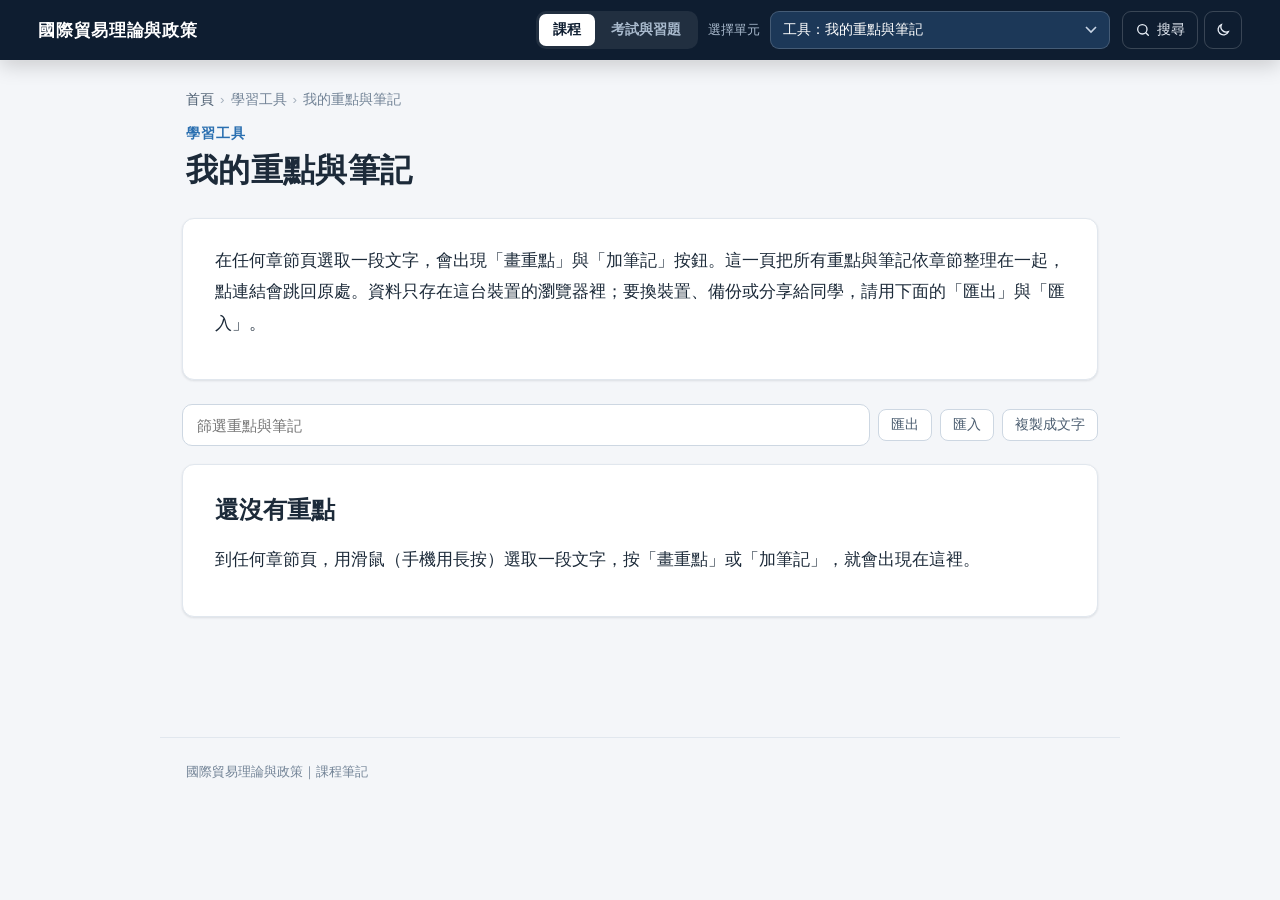
<file: notes.html>
<!doctype html>
<html lang="zh-Hant"><head><meta charset="utf-8"><meta name="viewport" content="width=device-width,initial-scale=1">
<title>學習工具 我的重點與筆記｜國際貿易理論與政策</title>
<meta name="color-scheme" content="light dark">
<script>try{var t=localStorage.getItem('notes:theme')||(window.matchMedia&&matchMedia('(prefers-color-scheme: dark)').matches?'dark':'light');document.documentElement.setAttribute('data-theme',t)}catch(e){}</script>
<link rel="stylesheet" href="assets/katex/katex.min.css">
<link rel="stylesheet" href="assets/style.css?v=524bd23a">
<script defer src="assets/widgets.js?v=26da7ea5"></script>
</head><body data-page="notes" data-mode="course" data-course="trade" data-key="trade">
<a class="skip" href="#main">跳到主要內容</a>
<header class="topbar"><a class="brand" href="index.html" aria-label="國際貿易理論與政策｜課程筆記首頁"><span>國際貿易理論與政策</span><span class="sub">｜課程筆記</span></a>
<div class="pickers"><nav class="mode" aria-label="切換課程或考試與習題"><a href="ch01.html" data-mode="course" class=on>課程</a><a href="hw1.html" data-mode="hw">考試與習題</a></nav><label for="unitSelect">選擇單元</label><select id="unitSelect" aria-label="選擇單元"><option value="index.html">首頁：課程介紹與使用說明</option><option value="exam.html">工具：測驗模式</option><option value="notes.html" selected>工具：我的重點與筆記</option><option value="ch01.html">第 1 章　緒論</option><option value="ch02.html">第 2 章　李嘉圖模型</option><option value="ch03.html">第 3 章　特定要素模型</option><option value="ch04.html">第 4 章　要素比例模型（H–O 模型）</option><option value="ch05.html">第 5 章　經濟成長與貿易條件</option><option value="ch06.html">第 6 章　規模經濟、不完全競爭與國際貿易</option><option value="ch08.html">第 8 章　關稅與配額</option></select></div></header>
<main class="wrap" id="main"><nav class="crumbs" aria-label="目前位置"><a href="index.html">首頁</a><span class="sep">›</span><span>學習工具</span><span class="sep">›</span><span>我的重點與筆記</span></nav><header class="ch-head"><p class=eyebrow>學習工具</p><h1>我的重點與筆記</h1></header>
<div class="tool-intro ch-intro"><p>在任何章節頁選取一段文字，會出現「畫重點」與「加筆記」按鈕。這一頁把所有重點與筆記依章節整理在一起，點連結會跳回原處。資料只存在這台裝置的瀏覽器裡；要換裝置、備份或分享給同學，請用下面的「匯出」與「匯入」。</p></div><div id="notes-app" class="notes-app"></div><script src="assets/tools.js" defer></script>
</main>
<footer class="site-foot"><span>國際貿易理論與政策｜課程筆記</span></footer>
<script src="assets/katex/katex.min.js"></script><script src="assets/katex/auto-render.min.js"></script>
<script src="assets/search.js?v=075a6017"></script>
<script src="assets/glossary.js?v=b64acd96"></script>
<script src="assets/site.js?v=e33d114f"></script>
</body></html>
</file>
<file: assets/style.css>
/* ==========================================================================
   課程筆記網站｜共用設計規範 v5（2026/11/14）
   所有課程網站共用這一份；課程差異只用 body[data-course] 改 --accent。
   版面寬度、字級、按鈕高度等數值見規則檔 14.14。
   ========================================================================== */

/* ---------- 1. 設計變數 ---------- */
:root{
  --font:-apple-system,BlinkMacSystemFont,"PingFang TC","Noto Sans TC","Noto Sans CJK TC","Microsoft JhengHei",sans-serif;
  --mono:"JetBrains Mono","SF Mono",Menlo,Consolas,"Noto Sans Mono CJK TC",monospace;
  --bg:#f4f6f9; --surface:#fff; --surface-2:#f7f9fc; --line:#e1e7ee; --line-2:#cdd7e2;
  --text:#1c2a39; --text-2:#4b5d70; --text-3:#728396;
  --head:#0e1d30; --head-2:#1c3858; --head-line:#ffffff2e; --head-text:#e8eef6; --head-muted:#a9bacd;
  --link:#1d5f8a; --accent:#2a6fb0; --accent-soft:#e8f1fa;
  --ok:#1f7a4a; --ok-soft:#eaf6ef; --warn:#b4701b; --warn-soft:#fdf5e8; --bad:#b4232c; --bad-soft:#fdf0f1;
  --purple:#5b4b9a; --purple-soft:#f3f1fb; --teal:#0f766e; --teal-soft:#ecf8f6; --rust:#b3541e; --rust-soft:#fff7ef;
  --code-bg:#f6f8fb; --code-line:#d9e1ea; --inline-code:#edf2f7;
  --radius:12px; --radius-s:8px;
  --shadow-1:0 1px 2px #0f1d2e0d,0 1px 3px #0f1d2e0f;
  --shadow-2:0 10px 30px #0f1d2e26;
  --header-h:60px;
  --w:960px;
}
body[data-course="ba"]{--accent:#2a6fb0;--accent-soft:#e8f1fa}
body[data-course="cf"]{--accent:#6b4fa8;--accent-soft:#f1edfa}
body[data-course="fsa"]{--accent:#0f766e;--accent-soft:#e7f6f3}
body[data-course="mb"]{--accent:#b45309;--accent-soft:#fdf3e6}

:root[data-theme="dark"]{
  --bg:#0f141b; --surface:#161d26; --surface-2:#1b2430; --line:#26313e; --line-2:#334253;
  --text:#dfe6ee; --text-2:#aab7c5; --text-3:#7f8fa1;
  --head:#0b1119; --head-2:#18222f; --head-line:#ffffff1f;
  --link:#7cb7e8; --accent-soft:#1d2a3a;
  --ok:#5cc28d; --ok-soft:#14261d; --warn:#e0a24f; --warn-soft:#2a2114; --bad:#ef7a82; --bad-soft:#2c171a;
  --purple:#b3a4ec; --purple-soft:#211d33; --teal:#5fcfc3; --teal-soft:#13262a; --rust:#ee9a6a; --rust-soft:#2a1d15;
  --code-bg:#121922; --code-line:#2a3644; --inline-code:#1f2a37;
  --shadow-1:0 1px 2px #0006; --shadow-2:0 12px 32px #000a;
}

/* ---------- 2. 基本 ---------- */
*{box-sizing:border-box}
html{scroll-padding-top:calc(var(--header-h) + 16px);-webkit-text-size-adjust:100%}
body{margin:0;background:var(--bg);color:var(--text);font-family:var(--font);font-size:17px;line-height:1.85;
  font-feature-settings:"palt" 0;-webkit-font-smoothing:antialiased;text-rendering:optimizeLegibility}
a{color:var(--link);text-underline-offset:3px;text-decoration-thickness:1px}
a:hover{text-decoration-thickness:2px}
:focus-visible{outline:2px solid var(--accent);outline-offset:2px;border-radius:4px}
::selection{background:#ffe27a99}
p{margin:0 0 14px}
ul,ol{padding-left:1.5em;margin:0 0 14px}
li{margin:4px 0}
li>ul,li>ol{margin:4px 0}
strong,b{font-weight:700}
hr{border:0;border-top:1px solid var(--line);margin:24px 0}
img{max-width:100%;height:auto}
code{font-family:var(--mono);font-size:.88em}
:not(pre)>code{background:var(--inline-code);border:1px solid var(--line);border-radius:5px;padding:.05em .38em;color:inherit;
  overflow-wrap:anywhere}
table{border-collapse:collapse;margin:10px 0 18px;font-size:15.5px;width:100%;background:var(--surface)}
th,td{border:1px solid var(--line);padding:8px 12px;text-align:left;vertical-align:top}
th{background:var(--surface-2);font-weight:700}
td code{white-space:nowrap}
mark{background:#ffe27a;color:#1c2a39;padding:0 2px;border-radius:2px}
.skip{position:absolute;left:-999px;top:8px;z-index:100;padding:8px 14px;background:var(--surface);border-radius:8px}
.skip:focus{left:12px}
.katex-display{overflow-x:auto;overflow-y:hidden;padding:.25em 0 .45em}

/* ---------- 3. 頁首 ---------- */
.topbar{position:sticky;top:0;z-index:40;height:var(--header-h);display:flex;align-items:center;gap:12px;
  padding:0 max(3vw,20px);background:var(--head);color:var(--head-text);box-shadow:0 1px 0 #ffffff12,0 6px 20px #0000002b}
.topbar .brand{display:flex;align-items:center;gap:10px;min-width:0;color:#fff;text-decoration:none;font-weight:800;
  letter-spacing:.04em;font-size:16.5px;white-space:nowrap}
.topbar .brand .logo{flex:0 0 auto;display:grid;place-items:center;width:30px;height:30px;border-radius:8px;
  background:var(--accent);color:#fff;font-size:13px;letter-spacing:0;font-family:var(--mono);font-weight:800}
.topbar .brand .sub{color:var(--head-muted);font-weight:600}
.topbar .pickers{flex:0 1 auto;display:flex;align-items:center;gap:10px;margin-left:auto;min-width:0}
.topbar .brand{flex:0 1 auto;overflow:hidden}
.topbar .brand .logo{display:none}
.topbar label{font-size:13px;color:var(--head-muted);white-space:nowrap}
.topbar select{flex:1 1 auto;width:340px;height:38px;min-width:160px;max-width:420px;padding:0 34px 0 12px;border:1px solid var(--head-line);border-radius:9px;
  background:var(--head-2) url("data:image/svg+xml,%3Csvg xmlns='http://www.w3.org/2000/svg' width='12' height='8'%3E%3Cpath d='M1 1l5 5 5-5' fill='none' stroke='%23c9d5e4' stroke-width='1.6'/%3E%3C/svg%3E") no-repeat right 12px center;
  color:#fff;font:inherit;font-size:14px;cursor:pointer;-webkit-appearance:none;appearance:none;text-overflow:ellipsis}
.topbar select:hover{border-color:#ffffff55}
.mode{flex:0 0 auto;display:inline-flex;height:38px;padding:3px;border-radius:10px;background:#ffffff14;gap:2px}
.mode a{white-space:nowrap;display:grid;place-items:center;padding:0 14px;border-radius:7px;color:var(--head-muted);text-decoration:none;font-size:14px;font-weight:700}
.mode a.on{background:#fff;color:var(--head)}
.mode a:not(.on):hover{color:#fff;background:#ffffff14}
.rd-tools{flex:0 0 auto;display:flex;align-items:center;gap:6px}
.topbar .tb{height:38px;display:inline-flex;align-items:center;justify-content:center;gap:6px;padding:0 12px;border:1px solid var(--head-line);
  border-radius:9px;background:transparent;color:var(--head-text);font:inherit;font-size:13.5px;cursor:pointer;white-space:nowrap}
.topbar .tb:hover{background:#ffffff14;border-color:#ffffff55}
.topbar .tb[aria-pressed="true"],.topbar .tb[aria-expanded="true"]{background:#fff;color:var(--head);border-color:#fff}
.topbar .tb svg{width:16px;height:16px;flex:0 0 auto}
.topbar .tb kbd{font:11px var(--mono);padding:1px 5px;border:1px solid #ffffff40;border-radius:4px;color:var(--head-muted)}
.topbar .tb.icon{width:38px;padding:0}
.progress{position:fixed;top:var(--header-h);left:0;right:0;z-index:39;height:3px;pointer-events:none}
.progress span{display:block;height:100%;width:0;background:var(--accent);transition:width .1s linear}
.topbar .brand>span:not(.logo){overflow:hidden;text-overflow:ellipsis}
@media(max-width:1560px){.topbar .brand>span.sub{display:none}}
@media(max-width:1440px){.topbar .tb kbd{display:none}}
@media(max-width:1180px){.topbar .tb .lb-long,.topbar .tb kbd{display:none}.topbar label{display:none}}
@media(max-width:1400px){.topbar .toggle-all{display:none}}
@media(max-width:1020px){.topbar .tb .lb{display:none}.topbar .tb{width:38px;padding:0}.topbar .brand>span:not(.logo){display:none}}

/* ---------- 4. 版面 ---------- */
.wrap{max-width:var(--w);margin:0 auto;padding:28px 22px 96px}
.crumbs{display:flex;flex-wrap:wrap;gap:6px;align-items:center;margin:0 4px 4px;font-size:13.5px;color:var(--text-3)}
.crumbs a{color:var(--text-2);text-decoration:none}.crumbs a:hover{color:var(--link);text-decoration:underline}
.crumbs .sep{opacity:.6}
.ch-head{padding:4px 4px 18px}
.ch-head .eyebrow{margin:0;color:var(--accent);font-size:14px;font-weight:800;letter-spacing:.08em}
.ch-head h1{font-size:32px;line-height:1.35;margin:2px 0 8px;color:var(--text);letter-spacing:.01em}
.ch-meta{display:flex;flex-wrap:wrap;gap:6px 16px;margin:0 0 14px;color:var(--text-3);font-size:14px}
.ch-meta span{display:inline-flex;align-items:center;gap:5px}
.ch-toc{background:var(--surface);border:1px solid var(--line);border-radius:var(--radius);padding:2px 18px;font-size:15.5px;box-shadow:var(--shadow-1)}
.ch-toc summary{cursor:pointer;font-weight:700;color:var(--text);padding:10px 0;list-style:none;display:flex;align-items:center;gap:8px}
.ch-toc summary::-webkit-details-marker{display:none}
.ch-toc summary::before{content:"";width:8px;height:8px;border-right:2px solid var(--text-3);border-bottom:2px solid var(--text-3);transform:rotate(-45deg);transition:transform .15s}
.ch-toc[open] summary::before{transform:rotate(45deg)}
.ch-toc ol{list-style:none;margin:0 0 12px;padding:0;columns:2;column-gap:28px}
.ch-toc li{margin:0;break-inside:avoid}
.ch-toc li a{display:flex;gap:10px;padding:5px 8px;border-radius:7px;text-decoration:none;color:var(--text-2);line-height:1.5}
.ch-toc li a:hover{background:var(--surface-2);color:var(--link)}
.ch-toc li span{flex:0 0 3em;color:var(--text-3);font-variant-numeric:tabular-nums}
.ch-intro,.sec{background:var(--surface);border:1px solid var(--line);border-radius:var(--radius);padding:26px 32px;margin:0 0 24px;box-shadow:var(--shadow-1)}
.sec h2{display:flex;align-items:baseline;gap:12px;font-size:24px;line-height:1.45;margin:2px 0 16px;color:var(--text)}
.sec h2 .num{flex:0 0 auto;padding:1px 10px;border-radius:7px;background:var(--accent-soft);color:var(--accent);font-size:16px;font-weight:800;font-variant-numeric:tabular-nums}
.sec h3{font-size:19.5px;line-height:1.5;color:var(--text);margin:30px 0 10px;padding-top:18px;border-top:1px solid var(--line)}
.sec h4{font-size:17px;margin:20px 0 8px}
.sec h2+h3{border-top:0;padding-top:0;margin-top:6px}

/* ---------- 5. 程式碼與輸出 ---------- */
.code{position:relative;margin:16px 0 0;border:1px solid var(--code-line);border-radius:10px;background:var(--code-bg)}
.code:has(+.out),.code:has(+.rfig){border-radius:10px 10px 0 0}
.code:not(:has(+.out)):not(:has(+.rfig)){margin-bottom:16px}
.code pre{margin:0;padding:16px 18px 14px;overflow-x:auto;font-size:14.5px;line-height:1.65;tab-size:4}
.code .lang{position:absolute;left:12px;top:-10px;padding:0 7px;border-radius:5px;background:var(--accent);color:#fff;font:700 11px/19px var(--font);letter-spacing:.02em}
.code .copy{position:absolute;right:8px;top:8px;height:28px;padding:0 10px;font:12px var(--font);border:1px solid var(--line-2);border-radius:7px;
  background:var(--surface);color:var(--text-2);cursor:pointer;opacity:.85}
.code .copy:hover{opacity:1;color:var(--link)}
.out{position:relative;margin:0 0 16px;padding:14px 18px;border:1px solid var(--code-line);border-top:1px dashed var(--line-2);border-radius:0 0 10px 10px;
  background:var(--surface);overflow-x:auto;font-family:var(--mono);font-size:14px;line-height:1.6;color:var(--text-2);white-space:pre}
.out[data-title]{padding-top:28px}
.out[data-title]::before{content:attr(data-title);position:absolute;left:14px;top:6px;font:700 11.5px var(--font);color:var(--text-3);letter-spacing:.04em}
.out+.out{margin-top:-16px;border-radius:0 0 10px 10px}
.out:has(+.out){border-radius:0;margin-bottom:0}
.out.err{background:var(--bad-soft);color:var(--bad)}.out.err::before{color:var(--bad)}
.out.warnout{background:var(--warn-soft);color:var(--warn)}
.out.inp{background:var(--ok-soft);color:var(--ok)}
.rfig{margin:0 0 18px;padding:12px;border:1px solid var(--code-line);border-top:0;border-radius:0 0 10px 10px;background:#fff;text-align:center}
.rfig img{max-width:100%;height:auto}
.mem{font-family:var(--mono);font-size:14px}
/* 語法上色（Pygments） */
.code .c,.code .c1,.code .cm,.code .cp,.code .cpf{color:#6a7f8f;font-style:italic}
.code .cp{font-style:normal;color:#8a4fb0}
.code .k,.code .kr,.code .kc,.code .kd,.code .kn{color:#7a2bb0;font-weight:600}
.code .kt{color:#0b7285;font-weight:600}
.code .s,.code .s1,.code .s2,.code .sc,.code .dl,.code .se{color:#1a7f3c}
.code .m,.code .mi,.code .mf,.code .mh{color:#b45309}
.code .o,.code .ow{color:#a03070}
.code .nf,.code .nb,.code .fm{color:#1d5f8a}
.code .na,.code .nc,.code .nn{color:#0b7285}
:root[data-theme="dark"] .code .c,:root[data-theme="dark"] .code .c1,:root[data-theme="dark"] .code .cm{color:#7d8c9c}
:root[data-theme="dark"] .code .k,:root[data-theme="dark"] .code .kr,:root[data-theme="dark"] .code .kc,:root[data-theme="dark"] .code .kd,:root[data-theme="dark"] .code .cp{color:#c69cf2}
:root[data-theme="dark"] .code .kt,:root[data-theme="dark"] .code .na,:root[data-theme="dark"] .code .nc{color:#5fd0d6}
:root[data-theme="dark"] .code .s,:root[data-theme="dark"] .code .s1,:root[data-theme="dark"] .code .s2,:root[data-theme="dark"] .code .sc,:root[data-theme="dark"] .code .dl{color:#8fd694}
:root[data-theme="dark"] .code .m,:root[data-theme="dark"] .code .mi,:root[data-theme="dark"] .code .mf{color:#f0b26b}
:root[data-theme="dark"] .code .o,:root[data-theme="dark"] .code .ow{color:#f08bbd}
:root[data-theme="dark"] .code .nf,:root[data-theme="dark"] .code .nb{color:#7cb7e8}
:root[data-theme="dark"] .rfig{background:#f4f6f9}

/* ---------- 6. 提示框 ---------- */
.box{--c:var(--accent);--s:var(--accent-soft);margin:16px 0 20px;padding:14px 18px;border:1px solid color-mix(in srgb,var(--c) 22%,transparent);
  border-left:4px solid var(--c);border-radius:4px var(--radius-s) var(--radius-s) 4px;background:var(--s)}
.box>p:last-child,.box>ul:last-child,.box>ol:last-child{margin-bottom:0}
.box .tag{display:inline-block;margin-right:8px;padding:0 9px;border-radius:5px;background:var(--c);color:#fff;font-size:12.5px;font-weight:700;line-height:22px;vertical-align:2px}
.box .bt{font-weight:700;color:var(--text)}
.box .tag+.bt{margin-left:0}
.box>.tag:first-child+p,.box>.tag:first-child+.bt+p{margin-top:6px}
.box.key{--c:var(--ok);--s:var(--ok-soft)}
.box.warn{--c:var(--warn);--s:var(--warn-soft)}
.box.exam{--c:var(--bad);--s:var(--bad-soft)}
.box.teacher,.box.task{--c:var(--purple);--s:var(--purple-soft)}
.box.fin{--c:var(--teal);--s:var(--teal-soft)}
.box.idea{--c:var(--warn);--s:var(--warn-soft)}
.box.paste{--c:var(--rust);--s:var(--rust-soft);position:relative;padding-right:110px}
.box.paste .copy{position:absolute;top:12px;right:12px;height:30px;padding:0 12px;border:1px solid color-mix(in srgb,var(--rust) 45%,transparent);border-radius:8px;
  background:var(--surface);color:var(--rust);font:600 13px var(--font);cursor:pointer}
.box.paste .copy:hover{background:var(--rust);color:#fff}
.box.paste .ptext{margin-top:10px;padding-right:0;line-height:1.9;margin-right:-92px}
.box.paste .ptext code{background:none;border:0;padding:0;font-family:inherit;color:inherit;font-size:1em}
.box.flow{--c:var(--line-2);--s:var(--surface-2);padding:0}
.box.flow summary{cursor:pointer;list-style:none;display:flex;align-items:center;gap:6px;padding:12px 18px}
.box.flow summary::-webkit-details-marker{display:none}
.box.flow summary::after{content:"展開";margin-left:auto;font-size:13px;color:var(--text-3)}
.box.flow[open] summary::after{content:"收起"}
.box.flow .tag{background:var(--text-3)}
.box.flow .flowbody{padding:0 18px 6px;color:var(--text-2)}
.refbox{margin:0 0 18px;padding:2px 16px;border:1px solid var(--line);border-radius:var(--radius-s);background:var(--surface-2);font-size:15px}
.refbox summary{cursor:pointer;font-weight:700;color:var(--text-2);padding:8px 0}
.refbox ul{margin:0 0 10px;padding-left:20px}
.refbox li{margin:3px 0}
a.fnref{color:inherit;text-decoration:underline dotted var(--link);text-underline-offset:3px}
a.fnref:hover{background:var(--accent-soft)}

/* ---------- 7. Concept Check 與題目（規則 14.4） ---------- */
.cc{margin:32px -14px 0;padding:20px 22px 8px;border:1px solid var(--line-2);border-radius:14px;background:var(--surface-2)}
.cc-h{display:flex;align-items:center;gap:10px;margin:0 0 4px!important;padding:0!important;border:0!important;color:var(--text)!important;font-size:19px!important}
.cc-h::before{content:"";width:6px;height:20px;border-radius:3px;background:var(--accent)}
.cc-note{font-size:13.5px;color:var(--text-3);margin-bottom:14px}
.q{margin:0 0 16px;padding:18px 20px 14px;border:1px solid var(--line);border-radius:var(--radius);background:var(--surface);box-shadow:var(--shadow-1)}
.q-meta{display:flex;flex-wrap:wrap;align-items:center;gap:8px;margin-bottom:10px}
.q-meta h4{margin:0;font-size:16px}
.q-meta h4 a{text-decoration:none;color:var(--text);font-variant-numeric:tabular-nums}
.q-kind{font-size:12.5px;padding:1px 9px;border-radius:999px;background:var(--accent-soft);color:var(--accent);font-weight:600}
.q-title{font-weight:700;color:var(--text)}
.q-text p{margin-bottom:10px}
.opts{list-style:none;padding:0;margin:8px 0 12px;display:grid;gap:6px}
.opts li{display:flex;gap:10px;margin:0;padding:7px 12px;border:1px solid var(--line);border-radius:9px;background:var(--surface)}
.opts li b{flex:0 0 auto;color:var(--text-2);font-variant-numeric:tabular-nums}
.toggle{height:32px;font:inherit;font-size:13.5px;padding:0 14px;border:1px solid var(--line-2);border-radius:999px;background:var(--surface);color:var(--text-2);cursor:pointer;margin:4px 0 10px}
.toggle:hover{border-color:var(--accent);color:var(--accent)}
.sol{border-top:1px dashed var(--line);padding-top:8px}
.sol[hidden]{display:none}
.sol .sh{font-weight:700;color:var(--text);margin:14px 0 4px;font-size:15.5px}
.sol .ans{padding:10px 14px;border-left:4px solid var(--ok);background:var(--ok-soft);border-radius:0 8px 8px 0}
.sol .ans strong{margin-right:10px;color:var(--ok)}
.sol .ans p{display:inline}
.sol .zh{padding:8px 14px 2px;background:var(--surface-2);border:1px solid var(--line);border-radius:8px;margin-bottom:6px}
.sol .zh .sh{margin-top:0;color:var(--text-2);font-size:14px}
.sol .tip{padding:6px 14px 2px;background:var(--warn-soft);border-left:4px solid var(--warn);border-radius:0 8px 8px 0;margin-top:12px}
.sol .tip .sh{color:var(--warn)}
.rd-weak{float:right;height:28px;font:inherit;font-size:12.5px;padding:0 10px;border:1px solid var(--line-2);border-radius:999px;background:var(--surface);color:var(--text-3);cursor:pointer}
.rd-weak:hover{border-color:var(--warn);color:var(--warn)}
.rd-weak[aria-pressed="true"]{background:var(--warn);border-color:var(--warn);color:#fff}
body.rd-weak-only .q:not(.rd-has-weak),body.rd-weak-only .sec:not(.rd-has-weak),body.rd-weak-only .ch-intro{display:none}
body.rd-weak-only .sec.rd-has-weak>:not(.cc):not(h2),body.rd-weak-only .cc>:not(.q):not(.cc-h){display:none}
.rd-weak-empty{margin:0 0 20px;padding:14px 18px;border:1px dashed var(--warn);border-radius:var(--radius-s);background:var(--warn-soft);color:var(--text-2)}

/* ---------- 8. 頁尾導覽與頁尾 ---------- */
.pager{display:grid;grid-template-columns:1fr 1fr;gap:14px;margin-top:28px}
.pager a{display:flex;flex-direction:column;gap:2px;padding:14px 18px;border:1px solid var(--line);border-radius:var(--radius);background:var(--surface);text-decoration:none;color:var(--text);font-weight:700;box-shadow:var(--shadow-1)}
.pager a small{font-weight:600;color:var(--text-3);font-size:12.5px;letter-spacing:.04em}
.pager a:hover{border-color:var(--accent);color:var(--accent)}
.pager .next{text-align:right;grid-column:2}
.site-foot{max-width:var(--w);margin:0 auto;padding:22px 26px 40px;color:var(--text-3);font-size:13px;border-top:1px solid var(--line);display:flex;flex-wrap:wrap;gap:6px 18px;justify-content:space-between}
.site-foot a{color:var(--text-2)}

/* ---------- 9. 浮動按鈕、搜尋、大綱 ---------- */
.rd-float{position:fixed;right:18px;bottom:18px;z-index:56;height:42px;font:inherit;font-size:13.5px;font-weight:600;padding:0 16px;border:0;border-radius:999px;background:var(--head);color:#fff;box-shadow:0 6px 18px #0003;cursor:pointer}
.rd-top{position:fixed;right:18px;bottom:68px;z-index:56;width:42px;height:42px;display:grid;place-items:center;border:1px solid var(--line-2);border-radius:999px;background:var(--surface);color:var(--text-2);box-shadow:var(--shadow-1);cursor:pointer;opacity:0;pointer-events:none;transition:opacity .2s}
.rd-top.show{opacity:1;pointer-events:auto}
body:not(:has(.rd-float)) .rd-top{bottom:18px}
.rd-scrim{position:fixed;inset:0;z-index:58;background:#0b1320a6;backdrop-filter:blur(2px)}
.rd-scrim[hidden]{display:none}
.rd-search{position:fixed;top:min(12vh,90px);left:50%;transform:translateX(-50%);z-index:60;width:min(720px,94vw);max-height:76vh;display:flex;flex-direction:column;
  background:var(--surface);border:1px solid var(--line);border-radius:14px;box-shadow:var(--shadow-2);overflow:hidden}
.rd-search[hidden]{display:none}
.rd-search .rd-bar{display:flex;align-items:center;gap:10px;padding:12px 14px;border-bottom:1px solid var(--line)}
.rd-search .rd-bar svg{width:18px;height:18px;color:var(--text-3);flex:0 0 auto}
.rd-search input{flex:1;min-width:0;font:inherit;font-size:16.5px;padding:6px 2px;border:0;outline:0;background:transparent;color:var(--text)}
.rd-search .rd-close{height:30px;font:12px var(--font);padding:0 10px;border:1px solid var(--line-2);border-radius:7px;background:var(--surface-2);color:var(--text-2);cursor:pointer}
.rd-search .rd-count{margin:0;padding:8px 16px 4px;font-size:12.5px;color:var(--text-3)}
.rd-search ol{list-style:none;margin:0;padding:4px 8px 10px;overflow:auto}
.rd-search li{margin:0}
.rd-search li a{display:block;padding:9px 10px;border-radius:9px;color:var(--text);text-decoration:none;line-height:1.5}
.rd-search li a:hover,.rd-search li a.sel{background:var(--accent-soft)}
.rd-where{display:block;font-size:12.5px;font-weight:700;color:var(--accent)}
.rd-snip{display:block;font-size:13.5px;color:var(--text-2)}
.rd-search .rd-hint{margin:0;padding:8px 16px;border-top:1px solid var(--line);font-size:12px;color:var(--text-3)}
.rd-search .rd-hint kbd{font:11px var(--mono);padding:0 5px;border:1px solid var(--line-2);border-radius:4px}
.rd-outline{position:fixed;z-index:45;top:calc(var(--header-h) + 10px);right:14px;width:min(340px,92vw);max-height:72vh;background:var(--surface);border:1px solid var(--line);border-radius:12px;box-shadow:var(--shadow-2);overflow:auto;font-size:14px}
.rd-outline[hidden]{display:none}
.rd-outline h4{position:sticky;top:0;margin:0;padding:11px 14px;border-bottom:1px solid var(--line);font-size:13px;color:var(--text-3);background:var(--surface);letter-spacing:.06em}
.rd-outline ol{list-style:none;margin:0;padding:6px}
.rd-outline li{margin:0}
.rd-outline a{display:block;padding:6px 10px;border-radius:7px;color:var(--text-2);text-decoration:none;line-height:1.45}
.rd-outline a:hover{background:var(--surface-2)}
.rd-outline a.on{background:var(--accent-soft);color:var(--accent);font-weight:700}
.rd-resume{display:flex;align-items:center;gap:12px;margin:0 0 20px;padding:14px 18px;border:1px solid color-mix(in srgb,var(--accent) 30%,transparent);border-radius:var(--radius);background:var(--accent-soft)}
.rd-resume::before{content:"↻";font-size:20px;color:var(--accent)}
.rd-resume a{font-weight:700}

/* ---------- 10. 首頁 ---------- */
.hero{padding:18px 4px 22px}
.hero .eyebrow{margin:0;color:var(--accent);font-weight:800;font-size:14px;letter-spacing:.1em}
.hero h1{font-size:36px;line-height:1.3;margin:4px 0 10px}
.hero .lead{font-size:18px;color:var(--text-2);max-width:46em;margin:0 0 16px}
.stats{display:flex;flex-wrap:wrap;gap:10px;margin:0;padding:0;list-style:none}
.stats li{margin:0;padding:8px 14px;border:1px solid var(--line);border-radius:10px;background:var(--surface);font-size:14px;color:var(--text-2)}
.stats b{font-size:18px;color:var(--text);margin-right:4px;font-variant-numeric:tabular-nums}
.cards{display:grid;grid-template-columns:repeat(auto-fill,minmax(270px,1fr));gap:14px;margin:6px 0 4px}
.card{position:relative;display:flex;flex-direction:column;gap:6px;padding:18px 20px 16px;border:1px solid var(--line);border-radius:var(--radius);background:var(--surface);text-decoration:none;color:var(--text);transition:border-color .15s,box-shadow .15s,transform .15s}
a.card:hover{border-color:var(--accent);box-shadow:var(--shadow-2);transform:translateY(-1px)}
.card h3,.card b{margin:0!important;padding:0!important;border:0!important;font-size:17px;line-height:1.5;color:var(--text);display:block}
.card .no{display:inline-block;margin-bottom:2px;font-size:12.5px;font-weight:800;color:var(--accent);letter-spacing:.08em}
.card p,.card span{margin:0;font-size:14.5px;color:var(--text-2);line-height:1.7;display:block}
.card .no+h3{margin-top:0!important}
.sec .cards+p{margin-top:12px}

/* ---------- 11. 手機 ---------- */
@media(max-width:760px){
  :root{--header-h:52px}
  body{font-size:16px;line-height:1.82}
  html{scroll-padding-top:116px}
  .topbar{height:auto;flex-wrap:wrap;gap:8px;padding:8px 12px 10px}
  .topbar .brand{flex:1 1 auto;height:36px;font-size:15px}
  .topbar .brand>span:not(.logo):not(.sub){display:inline}
  .topbar .brand>span.sub{display:none}
  .topbar .brand .logo{width:28px;height:28px}
  .rd-tools{order:2}
  .topbar .tb{height:36px}
  .topbar .tb .lb{display:none}
  .topbar .tb{width:38px;padding:0}
  .topbar .pickers{order:3;flex:1 1 100%;margin-left:0;gap:8px}
  .mode{height:40px;flex:0 0 auto}
  .mode a{padding:0 12px}
  .topbar select{flex:1 1 0;min-width:0;height:40px;font-size:16px}
  .progress{top:auto;position:sticky}
  .wrap{padding:16px 12px 90px}
  .ch-head h1{font-size:25px}
  .hero h1{font-size:28px}
  .hero .lead{font-size:16px}
  .ch-intro,.sec{padding:18px 16px;border-radius:10px}
  .sec h2{font-size:21px;gap:10px}
  .sec h3{font-size:18px}
  .cc{margin:26px -8px 0;padding:16px 12px 6px}
  .q{padding:14px 14px 10px}
  .ch-toc ol{columns:1}
  .code pre{font-size:13px;padding:14px 14px 12px}
  .out{font-size:12.5px;padding:12px 14px}
  .box{padding:12px 14px}
  .box.paste{padding-right:14px}
  .box.paste .copy{position:static;display:block;margin:8px 0 0}
  .box.paste .ptext{margin-right:0}
  .rd-float{right:12px;bottom:12px;height:40px}
  .rd-top{right:12px;bottom:60px}
  .pager{grid-template-columns:1fr}
  .pager .next{grid-column:1}
  table{display:block;overflow-x:auto;position:relative}
  p .katex,li .katex,td .katex,th .katex{position:relative}
  p .katex,li .katex,td .katex{display:inline-block;max-width:100%;overflow-x:auto;overflow-y:hidden;vertical-align:middle}
}

/* ---------- 12. 列印 ---------- */
@media print{
  :root{--bg:#fff}
  .topbar,.progress,.rd-float,.rd-top,.rd-search,.rd-scrim,.rd-outline,.rd-weak,.toggle,.copy,.pager,.site-foot,.crumbs{display:none!important}
  .sol[hidden]{display:block!important}
  .ch-intro,.sec,.q,.cc{box-shadow:none;break-inside:auto}
  details{display:block}
  details>*{display:block!important}
}

/* ---------- 13. 名詞小辭典 ---------- */
.gl{text-decoration:underline dotted color-mix(in srgb,var(--accent) 70%,transparent);text-decoration-thickness:1.5px;text-underline-offset:4px;cursor:help;border-radius:3px}
.gl:hover,.gl:focus{background:var(--accent-soft);outline:none}
.gl-pop{position:absolute;z-index:70;width:min(360px,calc(100vw - 24px));padding:12px 14px 10px;background:var(--surface);color:var(--text);
  border:1px solid var(--line-2);border-radius:12px;box-shadow:var(--shadow-2);font-size:14.5px;line-height:1.7}
.gl-pop[hidden]{display:none}
.gl-pop b{font-size:15.5px}
.gl-pop small{margin-left:8px;color:var(--text-3);font-size:12.5px}
.gl-pop p{margin:6px 0 6px}
.gl-pop a{font-size:13px;font-weight:700}
.glossary{display:grid;grid-template-columns:1fr;gap:0;margin:8px 0 0}
.gl-row{display:grid;grid-template-columns:minmax(150px,220px) 1fr;gap:4px 18px;padding:12px 0;border-top:1px solid var(--line)}
.gl-row:first-child{border-top:0}
.gl-row dt{font-weight:700;line-height:1.5}
.gl-row dt small{display:block;color:var(--text-3);font-weight:500;font-size:13px}
.gl-row dd{margin:0;color:var(--text-2);font-size:15.5px}
.gl-row dd a{font-size:13.5px;white-space:nowrap}
.gl-filter{width:100%;height:42px;margin:4px 0 6px;padding:0 14px;font:inherit;font-size:15px;border:1px solid var(--line-2);border-radius:10px;background:var(--surface);color:var(--text)}
@media(max-width:760px){.gl-row{grid-template-columns:1fr}}
@media print{.gl{text-decoration:none}.gl-pop{display:none!important}}

/* ---------- 14. 畫重點與筆記 ---------- */
mark.hl{color:inherit;padding:1px 0;border-radius:3px;cursor:pointer;box-decoration-break:clone;-webkit-box-decoration-break:clone}
mark.hl-y{background:#ffe9a3}mark.hl-g{background:#c9f0d4}mark.hl-p{background:#ffd3e2}
:root[data-theme="dark"] mark.hl-y{background:#6b5a1c}:root[data-theme="dark"] mark.hl-g{background:#1f5a35}:root[data-theme="dark"] mark.hl-p{background:#6a2440}
mark.hl.has-note{border-bottom:2px solid var(--warn)}
mark.hl.hl-flash{animation:hlflash 1.6s ease 2}
@keyframes hlflash{50%{box-shadow:0 0 0 4px #ffe27a}}
.hl-bar,.hl-pop{position:absolute;z-index:72;background:var(--head);color:#fff;border-radius:12px;box-shadow:var(--shadow-2)}
.hl-bar{display:flex;align-items:center;gap:2px;padding:5px 6px}
.hl-bar[hidden],.hl-pop[hidden]{display:none}
.hl-bar button,.hl-pop-row button{height:32px;min-width:32px;display:grid;place-items:center;padding:0 10px;border:0;border-radius:8px;background:transparent;color:#fff;font:600 13.5px var(--font);cursor:pointer}
.hl-bar button:hover,.hl-pop-row button:hover{background:#ffffff1f}
.hl-bar .sep,.hl-pop-row .sep{width:1px;height:20px;background:#ffffff33;margin:0 4px}
.dot{display:block;width:16px;height:16px;border-radius:50%;border:2px solid #fff}
.dot.y{background:#ffd84d}.dot.g{background:#5fd18a}.dot.p{background:#ff8fb3}
.hl-pop{width:min(340px,calc(100vw - 16px));padding:10px;background:var(--surface);color:var(--text);border:1px solid var(--line-2)}
.hl-pop textarea{width:100%;font:inherit;font-size:14.5px;padding:8px 10px;border:1px solid var(--line-2);border-radius:8px;background:var(--surface-2);color:var(--text);resize:vertical}
.hl-pop-row{display:flex;align-items:center;gap:2px;margin:6px 0}
.hl-pop-row button{color:var(--text)}
.hl-pop-row button:hover{background:var(--surface-2)}
.hl-pop-row .dot{border-color:var(--line-2)}
.hl-pop-row .sep{background:var(--line)}
.hl-pop-row .del{margin-left:auto;color:var(--bad)}
.hl-pop-row .ok{background:var(--accent);color:#fff}
.hl-pop-row .ok:hover{background:var(--accent)}
.hl-pop a{font-size:13px}

/* ---------- 15. 學習工具頁 ---------- */
.ex-row{display:grid;grid-template-columns:64px 1fr;gap:6px 14px;padding:12px 0;border-top:1px solid var(--line)}
.ex-row:first-of-type{border-top:0}
.ex-label{font-weight:700;padding-top:6px}
.ex-chips{display:flex;flex-wrap:wrap;gap:8px}
.ex-mini{grid-column:2;display:flex;gap:8px}
.ex-mini button,.nt-tools button,.nt-import,.ex-verdict button,.ex-links button,.nt-meta button,.ex-quit{height:32px;padding:0 12px;border:1px solid var(--line-2);border-radius:8px;background:var(--surface);color:var(--text-2);font:13.5px var(--font);cursor:pointer;display:inline-flex;align-items:center}
.chip{display:inline-flex;cursor:pointer}
.chip input{position:absolute;opacity:0;pointer-events:none}
.chip span{display:inline-flex;align-items:center;gap:6px;min-height:36px;padding:4px 14px;border:1px solid var(--line-2);border-radius:999px;background:var(--surface);font-size:14.5px;line-height:1.4}
.chip small{color:var(--text-3);font-size:12px}
.chip input:checked+span{background:var(--accent-soft);border-color:var(--accent);color:var(--accent);font-weight:700}
.chip input:focus-visible+span{outline:2px solid var(--accent);outline-offset:2px}
.ex-avail{color:var(--text-3);font-size:14px;margin:10px 0}
.ex-start{height:44px;padding:0 26px;border:0;border-radius:10px;background:var(--accent);color:#fff;font:700 15.5px var(--font);cursor:pointer}
.ex-start:disabled{opacity:.45;cursor:not-allowed}
.ex-bar{position:sticky;top:calc(var(--header-h) + 8px);z-index:30;display:flex;justify-content:space-between;align-items:center;margin:0 0 14px;padding:10px 16px;background:var(--surface);border:1px solid var(--line);border-radius:10px;box-shadow:var(--shadow-1);font-weight:700}
.ex-opts li{padding:0}
.ex-opts label{display:flex;gap:10px;width:100%;padding:8px 12px;cursor:pointer;border-radius:9px}
.ex-opts label:hover{background:var(--surface-2)}
.ex-opts input{margin-top:.55em}
.ex-opts li.is-key{border-color:var(--ok);background:var(--ok-soft)}
.ex-opts li.is-wrong{border-color:var(--bad);background:var(--bad-soft)}
.ex-ans{width:100%;font:15px var(--mono);padding:10px 12px;border:1px solid var(--line-2);border-radius:9px;background:var(--surface-2);color:var(--text);resize:vertical;margin:6px 0 4px}
.ex-q.ex-ok{border-left:4px solid var(--ok)}.ex-q.ex-bad{border-left:4px solid var(--bad)}
.ex-verdict{font-weight:700;display:flex;flex-wrap:wrap;gap:8px;align-items:center}
.ex-q.ex-ok .ex-verdict{color:var(--ok)}.ex-q.ex-bad .ex-verdict{color:var(--bad)}
.ex-verdict button.on{background:var(--accent);border-color:var(--accent);color:#fff}
.ex-links{display:flex;flex-wrap:wrap;gap:8px 16px;align-items:center;margin-top:10px;font-size:14px}
.ex-links button[aria-pressed="true"]{background:var(--warn);border-color:var(--warn);color:#fff}
.ex-submit-row{text-align:center;margin:20px 0}
.ex-score .ex-big{font-size:44px;font-weight:800;line-height:1.2;margin:0 0 8px;color:var(--accent)}
.ex-score .ex-big small{font-size:20px;color:var(--text-3)}
.ex-hist{font-size:14.5px}
.nt-tools{display:flex;flex-wrap:wrap;gap:8px;align-items:center;margin:0 0 18px}
.nt-tools .gl-filter{flex:1 1 240px;margin:0}
.nt-group h2 small{margin-left:auto;font-size:13px;color:var(--text-3);font-weight:600}
.nt-item{padding:12px 0;border-top:1px solid var(--line)}
.nt-item:first-of-type{border-top:0}
.nt-item blockquote{margin:0;line-height:1.9}
.nt-note{margin:6px 0 0;padding:8px 12px;background:var(--surface-2);border-left:3px solid var(--warn);border-radius:0 8px 8px 0;white-space:pre-wrap}
.nt-meta{display:flex;flex-wrap:wrap;gap:6px 14px;align-items:center;margin:8px 0 0;font-size:13.5px;color:var(--text-3)}
.nt-meta button{height:28px}
.nt-save{height:32px;padding:0 14px;border:0;border-radius:8px;background:var(--accent);color:#fff;font:600 13.5px var(--font);cursor:pointer}
.hero-actions{display:flex;flex-wrap:wrap;gap:10px;margin:16px 0 0}
.hero-actions a{display:inline-flex;align-items:center;height:42px;padding:0 18px;border-radius:10px;font-weight:700;text-decoration:none;border:1px solid var(--line-2);background:var(--surface);color:var(--text)}
.hero-actions a.primary{background:var(--accent);border-color:var(--accent);color:#fff}
@media(max-width:760px){.ex-row{grid-template-columns:1fr}.ex-mini{grid-column:1}}
@media print{.hl-bar,.hl-pop,.ex-bar,.nt-tools{display:none!important}}

/* ---------- 16. 在網頁上執行 R ---------- */
.code .run{position:absolute;right:62px;top:8px;height:28px;padding:0 12px;border:0;border-radius:7px;background:var(--ok);color:#fff;font:700 12.5px var(--font);cursor:pointer}
.code .run:disabled{opacity:.6;cursor:wait}
.code .run-reset{position:absolute;right:130px;top:8px;height:28px;padding:0 10px;border:1px solid var(--line-2);border-radius:7px;background:var(--surface);color:var(--text-2);font:12.5px var(--font);cursor:pointer}
.webr-edit{display:block;width:100%;margin:0;padding:44px 18px 14px;border:0;border-radius:10px;background:var(--code-bg);color:var(--text);font:14.5px/1.65 var(--mono);resize:vertical;outline:none;tab-size:2}
.webr-edit:focus{box-shadow:inset 0 0 0 2px var(--ok)}
.webr-status{margin:6px 2px 4px;font-size:13px;color:var(--text-3)}
.webr-status:empty{display:none}
.webr-box .out{border-top:1px solid var(--code-line);border-radius:10px;margin:0 0 12px;background:var(--ok-soft)}
.webr-box .out.err{background:var(--bad-soft)}
.webr-plot{display:block;max-width:min(100%,640px);height:auto;margin:0 0 12px;border:1px solid var(--code-line);border-radius:10px;background:#fff}
.webr-note{font-size:13.5px;color:var(--text-3)}
@media print{.code .run,.code .run-reset,.webr-status{display:none!important}}

/* ---------- 17. 互動式選擇題 ---------- */
.q-mc .opts li{cursor:pointer;transition:border-color .12s,background .12s}
.q-mc:not(.answered) .opts li:hover{border-color:var(--accent);background:var(--accent-soft)}
.q-mc .opts li.is-key{border-color:var(--ok);background:var(--ok-soft)}
.q-mc .opts li.is-key b::after{content:" ✓";color:var(--ok)}
.q-mc .opts li.is-wrong{border-color:var(--bad);background:var(--bad-soft)}
.q-mc .opts li.is-wrong b::after{content:" ✗";color:var(--bad)}
.q-mc.answered .opts li{cursor:default}
.q-mc.answered .opts li:not(.is-key):not(.is-wrong){opacity:.6}
.q-fb{margin:4px 0 10px;padding:9px 14px;border-radius:9px;font-weight:700;display:flex;flex-wrap:wrap;align-items:center;gap:6px 12px}
.q-fb.ok{background:var(--ok-soft);color:var(--ok)}.q-fb.bad{background:var(--bad-soft);color:var(--bad)}
.q-retry{height:28px;padding:0 10px;border:1px solid currentColor;border-radius:7px;background:transparent;color:inherit;font:600 12.5px var(--font);cursor:pointer}
.q-mc:not(.answered) .opts::before{content:"點選一個選項作答";display:block;font-size:12.5px;color:var(--text-3);margin:-2px 0 2px}
@media print{.q-fb,.q-retry{display:none!important}.q-mc .opts::before{display:none}}
/* ── 退休金課程（2026/11/23）：課程主色、老師說不考、計算題作答框、圖說 ── */
body[data-course="ret"]{--accent:#9d3a5c;--accent-soft:#fbeef3}
.box.flowx{--c:var(--text-3);--s:var(--surface-2)}
.numans{display:flex;flex-wrap:wrap;align-items:center;gap:8px 10px;margin:10px 0 12px;padding:10px 12px;border:1px dashed var(--line-2);border-radius:10px;background:var(--surface-2)}
.numans label{display:flex;align-items:center;gap:8px;font-weight:600}
.numans input{width:150px;height:34px;padding:0 10px;border:1px solid var(--line-2);border-radius:8px;background:var(--surface);color:var(--text);font:inherit}
.numans .chk{height:34px;padding:0 14px;border:1px solid color-mix(in srgb,var(--accent) 45%,transparent);border-radius:8px;background:var(--surface);color:var(--accent);font-weight:600;cursor:pointer}
.numans .res{font-weight:700}
.numans .res.ok{color:var(--ok)}.numans .res.no{color:var(--bad)}
.numans small{flex-basis:100%;color:var(--text-3);font-size:13px}
figure.rfig figcaption{margin-top:6px;font-size:14.5px;color:var(--text-2);line-height:1.7}
table.cmp td,table.cmp th{vertical-align:top}

/* ── 國際貿易：互動圖與獨立的圖（2026/11/24） ── */
.rfig{border-top:1px solid var(--code-line);border-radius:10px}
.tw-fig{margin:18px 0 22px;padding:14px 14px 10px;border:1px solid var(--line);border-radius:12px;background:var(--surface)}
.tw-fig>figcaption{margin-top:8px;font-size:14.5px;color:var(--text-2);line-height:1.7}
.tw-svg{display:block;width:100%;height:auto;max-width:620px;margin:0 auto}
.tw-two{display:grid;grid-template-columns:1fr 1fr;gap:10px}
@media(max-width:640px){.tw-two{grid-template-columns:1fr}}
.tw-grid{stroke:var(--line);stroke-width:1}
.tw-axis{stroke:var(--text-3);stroke-width:1.3}
.tw-tick{font-size:11.5px;fill:var(--text-3)}
.tw-lab{font-size:13px;fill:var(--text-2)}
.tw-note{font-size:12.5px;fill:var(--text)}
.tw-title{font-size:14px;font-weight:700;fill:var(--text)}
.tw-ctl{display:grid;gap:6px;margin:10px 0 6px}
.tw-row{display:grid;grid-template-columns:minmax(9em,15em) 1fr 4.2em;align-items:center;gap:10px;font-size:15px}
.tw-row input[type=range]{width:100%;accent-color:var(--accent)}
.tw-row output{font-variant-numeric:tabular-nums;font-weight:700;text-align:right}
.tw-seg{grid-template-columns:minmax(9em,15em) 1fr}
.tw-btns{display:flex;gap:6px;flex-wrap:wrap}
.tw-btns button{height:32px;padding:0 12px;border:1px solid var(--line-2);border-radius:8px;background:var(--surface);color:var(--text);font:inherit;font-size:14px;cursor:pointer}
.tw-btns button.on{background:var(--accent);border-color:var(--accent);color:#fff}
@media(max-width:640px){.tw-row{grid-template-columns:1fr 3.6em}.tw-row .tw-name{grid-column:1/-1}}
.tw-out{font-size:15px;line-height:1.8}
.tw-out p{margin:6px 0}
.tw-leg{display:flex;flex-wrap:wrap;gap:4px 14px;font-size:13.5px;color:var(--text-2)}
.tw-leg i{display:inline-block;width:14px;height:4px;border-radius:2px;margin-right:6px;vertical-align:middle}
.tw-tab{border-collapse:collapse;margin:6px 0;font-size:14.5px;width:100%;display:block;overflow-x:auto}
.tw-tab th,.tw-tab td{padding:4px 10px;border-bottom:1px solid var(--line);text-align:left;white-space:nowrap}
.tw-hint{font-size:14px;color:var(--text-2);background:var(--surface-2);border-radius:8px;padding:8px 12px}
.q-text .rfig,.zh .rfig{max-width:560px;margin:10px auto}
/* 深色模式：互動圖的畫布改用淺底，深藍、紅色的線才看得清楚（和靜態圖 .rfig 一致） */
:root[data-theme="dark"] .tw-svg{background:#f4f6f9;border-radius:8px}
:root[data-theme="dark"] .tw-svg .tw-grid{stroke:#dce1e8}
:root[data-theme="dark"] .tw-svg .tw-axis{stroke:#5b6577}
:root[data-theme="dark"] .tw-svg .tw-tick{fill:#5b6577}
:root[data-theme="dark"] .tw-svg .tw-lab{fill:#3a4354}
:root[data-theme="dark"] .tw-svg .tw-note,:root[data-theme="dark"] .tw-svg .tw-title{fill:#1a2230}

/* ── 簡報對照（ui/slides.py）：右邊筆記連續往下讀；左邊簡報固定在畫面上，讀到哪一段就換成那一段的簡報 ── */
body.has-slides .wrap{max-width:1500px}
.sl-seg{display:grid;grid-template-columns:minmax(0,44fr) minmax(0,56fr);column-gap:30px;padding:4px 0 8px}
.sl-view,.sl-text{min-width:0}
.sl-stick{position:sticky;top:76px}
.sl-g{display:none;gap:10px}
.sl-g.on{display:grid;grid-template-columns:minmax(0,1fr)}
.sl-g[data-n="3"].on,.sl-g[data-n="4"].on{grid-template-columns:minmax(0,1fr) minmax(0,1fr)}
.sl-g.on[data-n="5"],.sl-g.on[data-n="6"],.sl-g.on[data-n="7"],.sl-g.on[data-n="8"],.sl-g.on[data-n="9"]{grid-template-columns:repeat(3,minmax(0,1fr))}
.sl-g .sl-pg img{max-height:calc((100vh - 120px) / 2);object-fit:contain;background:#fff}
.sl-g[data-n="1"] .sl-pg img{max-height:calc(100vh - 120px)}
.sl-pg{display:block;text-decoration:none;border:1px solid var(--line);border-radius:8px;overflow:hidden;background:#fff}
.sl-pg img{display:block;width:100%;height:auto}
.sl-pg span{display:block;font-size:12.5px;color:var(--text-3);padding:4px 8px;border-top:1px solid var(--line);background:var(--surface)}
.sl-pg:hover{border-color:var(--accent)}
.sl-g.flash .sl-pg{animation:slflash .5s}
@keyframes slflash{from{opacity:.35}to{opacity:1}}
.sl-text>.sl-b>:first-child{margin-top:0}
.sl-text>.sl-b:first-of-type>h3:first-child{border-top:0;padding-top:0}
.sl-mob{display:none}
.sl-rows>.cc{margin:18px 0}
@media(max-width:1180px){
  body.has-slides .wrap{max-width:var(--w)}
  .sl-seg{grid-template-columns:minmax(0,1fr)}
  .sl-view{display:none}
  .sl-mob{display:grid;grid-template-columns:repeat(3,minmax(0,1fr));gap:8px;margin:14px 0 10px}
  .sl-mob[data-n="1"]{grid-template-columns:minmax(0,1fr);max-width:420px}
  .sl-mob[data-n="2"]{grid-template-columns:repeat(2,minmax(0,1fr))}
  .sl-mob .sl-pg span{font-size:11px;padding:2px 5px}
}
@media print{.sl-view{display:none}.sl-mob{display:grid;grid-template-columns:repeat(3,1fr);gap:6px}}
</file>
